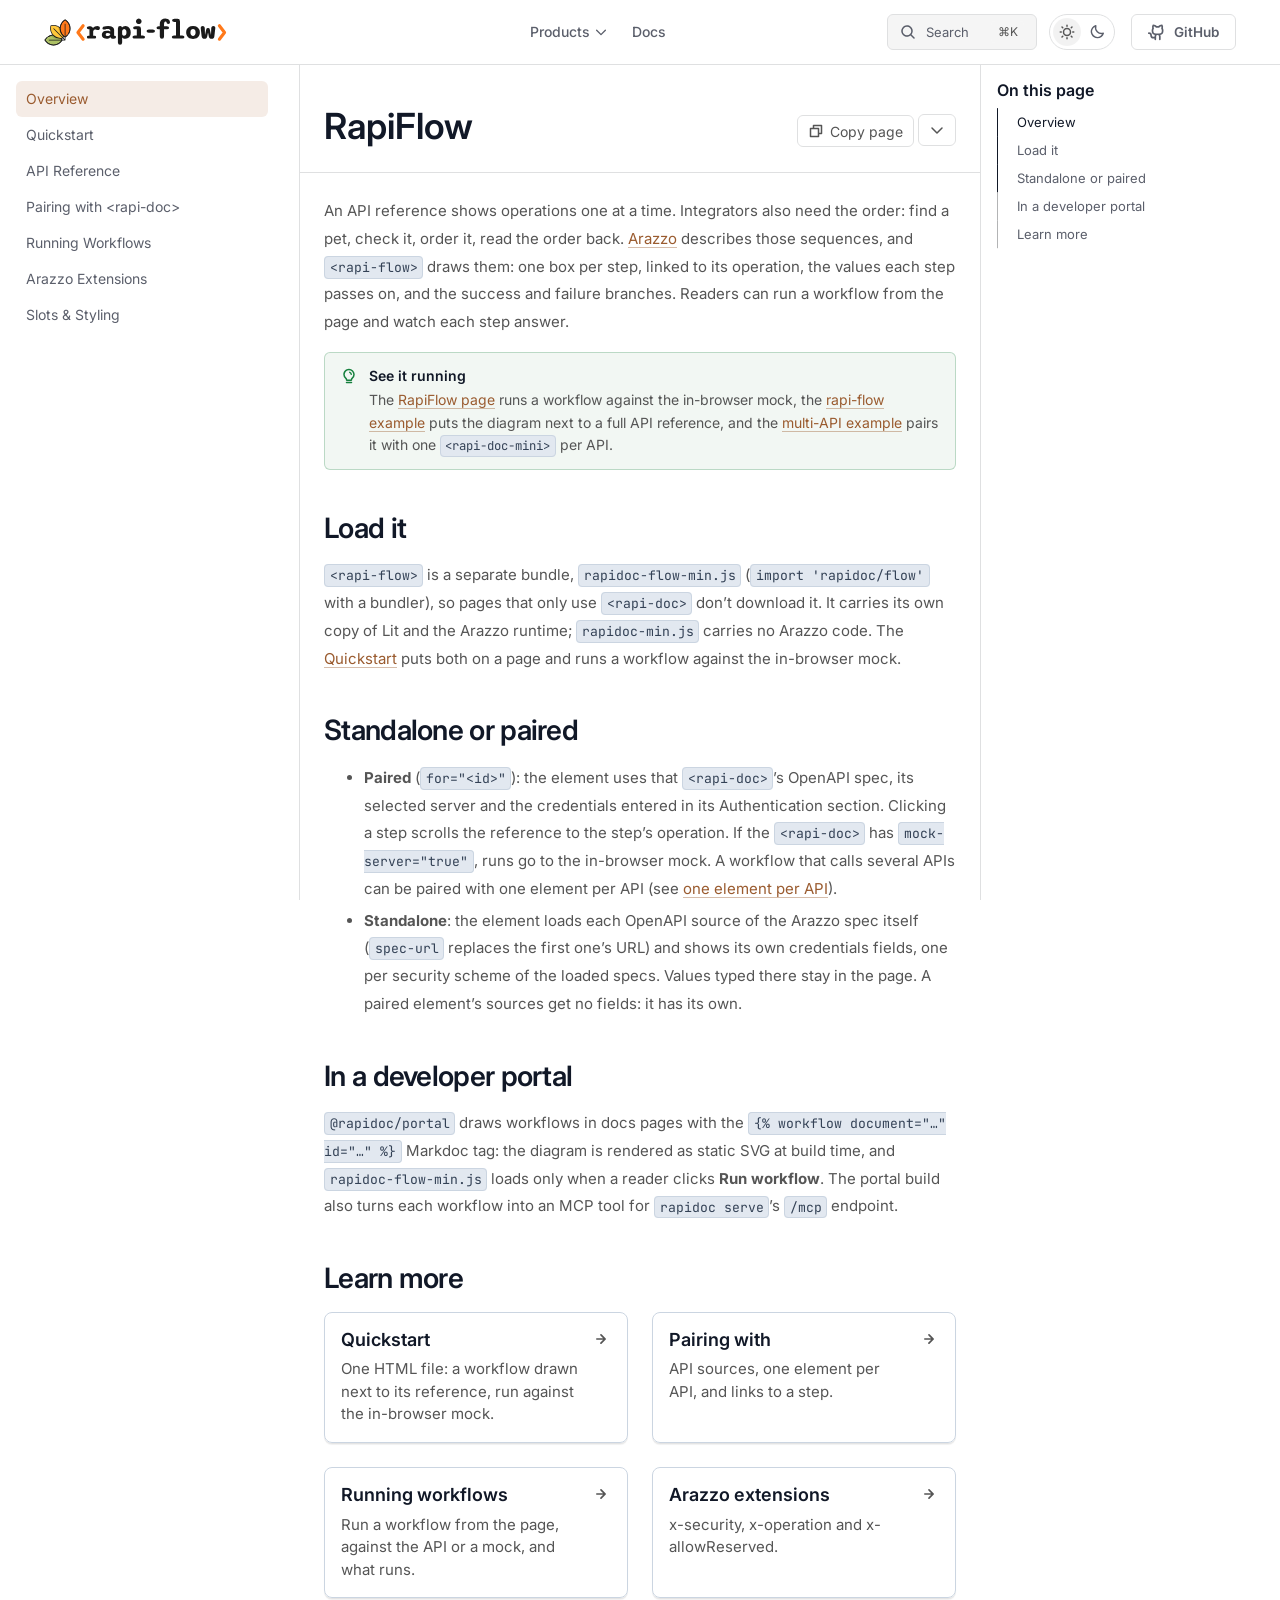
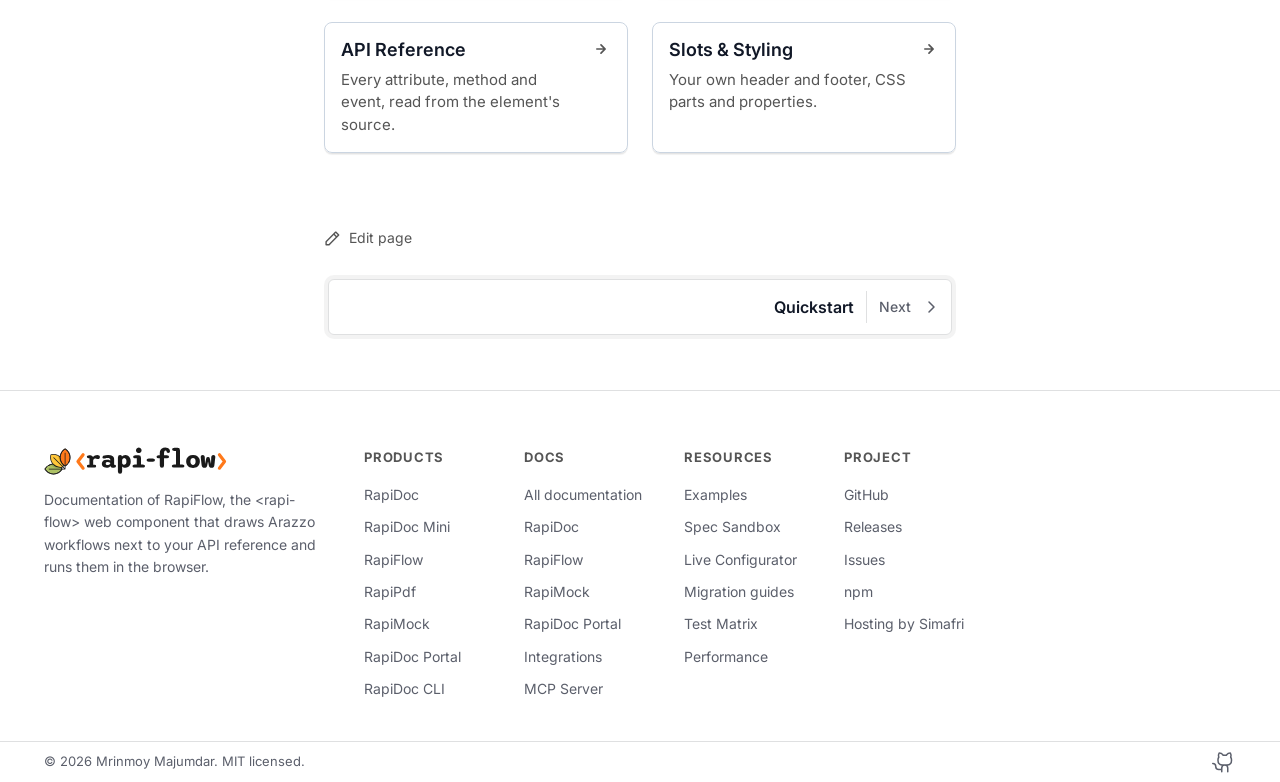
<file: index.html>
<!DOCTYPE html><html lang="en" dir="ltr" data-theme="dark" data-has-toc data-has-sidebar class="astro-i3ca2ene"><head><meta charset="utf-8"/><meta name="viewport" content="width=device-width, initial-scale=1"/><title>RapiFlow</title><link rel="canonical" href="https://flow.rapidocui.com/"/><link rel="sitemap" href="/sitemap-index.xml"/><link rel="preconnect" href="https://fonts.googleapis.com"/><link rel="preconnect" href="https://fonts.gstatic.com" crossorigin/><link rel="stylesheet" href="https://fonts.googleapis.com/css2?family=Inter:wght@400;500;600;700&amp;display=swap"/><link rel="stylesheet" href="https://fonts.googleapis.com/css2?family=JetBrains+Mono:wght@400;500;600;700&amp;display=swap"/><script async src="https://www.googletagmanager.com/gtag/js?id=G-M9TPKERDJ6"></script><script>window.dataLayer = window.dataLayer || [];
function gtag(){dataLayer.push(arguments);}
gtag('js', new Date());
gtag('config', 'G-M9TPKERDJ6', { content_group: 'Flow' });
</script><link rel="shortcut icon" href="/rapidoc-leaves.svg" type="image/svg+xml"/><meta property="og:title" content="RapiFlow"/><meta property="og:type" content="article"/><meta property="og:url" content="https://flow.rapidocui.com/"/><meta property="og:locale" content="en"/><meta property="og:description" content="Draw the workflows of an Arazzo spec as a diagram next to your API reference with <rapi-flow>, and run them in the browser against the API or a mock."/><meta property="og:site_name" content="RapiFlow"/><meta name="twitter:card" content="summary_large_image"/><meta name="description" content="Draw the workflows of an Arazzo spec as a diagram next to your API reference with <rapi-flow>, and run them in the browser against the API or a mock."/><script>(() => {
  let stored = null;
  try { stored = localStorage.getItem('starlight-theme'); } catch {}
  const fallback = "auto" === 'auto' ? (matchMedia('(prefers-color-scheme: light)').matches ? 'light' : 'dark') : "auto";
  const theme = stored === 'light' || stored === 'dark' ? stored : fallback;
  document.documentElement.dataset.theme = theme;
  return { stored, theme };
})();
window.StarlightThemeProvider = { updatePickers() {} };</script><link rel="stylesheet" href="/_rapidoc/assets/print.C9eyqPGL.css" media="print"><link rel="stylesheet" href="/_rapidoc/assets/page-head.84U68Us5.css"><link rel="stylesheet" href="/_rapidoc/assets/index.DZRAUxwG.css"><style>@layer starlight.components{.card-grid:where(.astro-w3q4g72i){grid-template-columns:100%;gap:1rem;display:grid}.card-grid:where(.astro-w3q4g72i)>*{margin-top:0!important}@media (width>=50rem){.card-grid:where(.astro-w3q4g72i){grid-template-columns:1fr 1fr;gap:1.5rem}.stagger:where(.astro-w3q4g72i){--stagger-height:5rem;padding-bottom:var(--stagger-height)}.stagger:where(.astro-w3q4g72i)>:nth-child(2n){transform:translateY(var(--stagger-height))}}.sl-link-card:where(.astro-coybbbgh){border:1px solid var(--sl-color-gray-5);box-shadow:var(--sl-shadow-sm);border-radius:.5rem;grid-template-columns:1fr auto;gap:.5rem;padding:1rem;display:grid;position:relative}a:where(.astro-coybbbgh){line-height:var(--sl-line-height-headings);text-decoration:none}a:where(.astro-coybbbgh):before{content:"";position:absolute;inset:0}.stack:where(.astro-coybbbgh){flex-direction:column;gap:.5rem}.title:where(.astro-coybbbgh){color:var(--sl-color-white);font-weight:600;font-size:var(--sl-text-lg)}.description:where(.astro-coybbbgh){color:var(--sl-color-gray-3);line-height:1.5}.icon:where(.astro-coybbbgh){color:var(--sl-color-gray-3)}.sl-link-card:where(.astro-coybbbgh):hover{background:var(--sl-color-gray-7,var(--sl-color-gray-6));border-color:var(--sl-color-gray-2)}.sl-link-card:where(.astro-coybbbgh):hover .icon:where(.astro-coybbbgh){color:var(--sl-color-white)}}
@layer starlight.components{svg:where(.astro-hxdjxph4){color:var(--sl-icon-color);font-size:var(--sl-icon-size,1em);width:1em;height:1em;overflow:visible}}
.portal-sidebar-tabs,.portal-sidebar-tabs-select{display:none}@media (width>=50rem){.portal-sidebar-tabs{border-bottom:1px solid var(--portal-border);flex-direction:column;gap:.125rem;margin-bottom:1rem;padding-bottom:1rem;display:flex}.portal-sidebar-tabs-select{z-index:20;margin-bottom:1rem;display:block;position:relative}}.portal-sidebar-tab{border-radius:var(--portal-radius);color:var(--portal-muted);align-items:center;gap:.625rem;padding:.375rem .5rem;font-size:.875rem;font-weight:500;line-height:1.4;text-decoration:none;display:flex}.portal-sidebar-tab:hover{color:var(--portal-fg)}.portal-sidebar-tab[aria-current=page]{color:var(--portal-primary-text);background-color:var(--portal-primary-tint)}.portal-sidebar-tab-icon{display:inline-flex}.portal-sidebar-tab-external{opacity:.6;margin-inline-start:auto}.portal-sidebar-tabs-current{border:1px solid var(--portal-border);border-radius:var(--portal-radius);background-color:var(--portal-card-bg,transparent);color:var(--portal-primary-text);cursor:pointer;align-items:center;gap:.625rem;padding:.5rem .625rem;font-size:.875rem;font-weight:500;list-style:none;display:flex}.portal-sidebar-tabs-current::-webkit-details-marker{display:none}.portal-sidebar-tabs-current:hover,.portal-sidebar-tabs-select[open]>.portal-sidebar-tabs-current{border-color:var(--portal-primary)}.portal-sidebar-tabs-current:focus-visible{outline:2px solid var(--portal-primary);outline-offset:2px}.portal-sidebar-tabs-current-label{text-overflow:ellipsis;white-space:nowrap;flex:1;min-width:0;overflow:hidden}.portal-sidebar-tabs-caret{color:var(--portal-muted);flex:none}.portal-sidebar-tabs-select .portal-sidebar-tabs-panel{inset-inline:0;z-index:10;border:1px solid var(--portal-border);border-radius:var(--portal-radius);background-color:var(--portal-card-bg,var(--portal-bg));margin:0;padding:.375rem;position:absolute;top:calc(100% + .25rem);box-shadow:0 12px 32px #00000040}
@layer starlight.components{.sl-steps{--bullet-size:calc(var(--sl-line-height) * 1rem);--bullet-margin:.375rem;counter-reset:steps-counter var(--sl-steps-start,0);padding-inline-start:0;list-style:none}.sl-steps>li{counter-increment:steps-counter;padding-inline-start:calc(var(--bullet-size) + 1rem);min-height:calc(var(--bullet-size) + var(--bullet-margin));padding-bottom:1px;position:relative}.sl-steps>li+li{margin-top:0}.sl-steps>li:before{content:counter(steps-counter);top:0;width:var(--bullet-size);height:var(--bullet-size);line-height:var(--bullet-size);font-size:var(--sl-text-xs);text-align:center;color:var(--sl-color-white);background-color:var(--sl-color-gray-6);box-shadow:inset 0 0 0 1px var(--sl-color-gray-5);border-radius:99rem;font-weight:600;position:absolute;inset-inline-start:0}.sl-steps>li:after{--guide-width:1px;content:"";top:calc(var(--bullet-size) + var(--bullet-margin));bottom:var(--bullet-margin);width:var(--guide-width);background-color:var(--sl-color-hairline-light);position:absolute;inset-inline-start:calc((var(--bullet-size) - var(--guide-width)) / 2)}}@layer starlight.content{.sl-steps>li>:first-child{--lh:calc(1em * var(--sl-line-height));--shift-y:calc(.5 * (var(--bullet-size) - var(--lh)));transform:translateY(var(--shift-y));margin-bottom:var(--shift-y)}.sl-steps>li>:first-child:where(h1,h2,h3,h4,h5,h6){--lh:calc(1em * var(--sl-line-height-headings))}@supports (--prop:1lh){.sl-steps>li>:first-child{--lh:1lh}}}
</style><script type="module" src="/_rapidoc/assets/cNngjUgL.js"></script><style>html{scroll-padding-top:calc(var(--sl-nav-height) + 1rem)}body{-webkit-font-smoothing:antialiased;-moz-osx-font-smoothing:grayscale;margin:0}.portal-layout{flex-direction:column;min-height:100vh;display:flex}.portal-layout-main{flex:1 0 auto;min-width:0}.portal-layout-shell{flex:1 0 auto}.portal-layout-sidebar{inset:var(--sl-nav-height) 0 0 0;width:100%;max-width:none;height:auto;max-height:none;color:inherit;background-color:var(--portal-bg);border:0;margin:0;padding:0;position:fixed;overflow-y:auto}.portal-layout-sidebar:popover-open{flex-direction:column;display:flex}@media (width>=50rem){.portal-layout-shell{grid-template-columns:var(--portal-sidebar-width) minmax(0, 1fr);display:grid}.portal-layout-sidebar{inset:auto;top:var(--sl-nav-height);width:auto;height:calc(100dvh - var(--sl-nav-height));border-inline-end:1px solid var(--portal-border);flex-direction:column;display:flex;position:sticky;overflow:hidden}}
</style></head><body class="astro-i3ca2ene"><a class="sl-skip-link astro-l3mcwfu7" href="#_top">Skip to content</a><div class="page sl-flex astro-bx4ddj32"><header class="portal-header-root" data-portal-region="header" data-has-sidebar><!-- Row 1: brand, search, links and menus, theme switcher --><div class="portal-navbar" data-portal-region="header-inner"><a href="/" class="portal-brand" aria-label="RapiFlow home"><img src="/rapi-flow-lockup-light.svg" alt="RapiFlow" class="portal-brand-img portal-brand-img-light"><img src="/rapi-flow-lockup-dark.svg" alt="RapiFlow" class="portal-brand-img portal-brand-img-dark"></a><nav class="portal-nav-menu portal-nav-menu-start" aria-label="Main"><div class="portal-dropdown-wrapper"><button type="button" class="portal-nav-button portal-dropdown-trigger" aria-expanded="false" aria-controls="portal-menu-0"><span>Products</span><svg xmlns="http://www.w3.org/2000/svg" viewBox="0 0 256 256" width="16" height="16" fill="currentColor" aria-hidden="true" class="portal-chevron"><path d="M216.49,104.49l-80,80a12,12,0,0,1-17,0l-80-80a12,12,0,0,1,17-17L128,159l71.51-71.52a12,12,0,0,1,17,17Z"/></svg></button><div class="portal-megamenu-panel" id="portal-menu-0"><div class="portal-megamenu-groups"><section class="portal-megamenu-group" aria-labelledby="portal-menu-0-group-0"><h2 class="portal-megamenu-group-title" id="portal-menu-0-group-0">Products</h2><ul class="portal-megamenu-group-list"><li><a href="https://rapidocui.com/rapidoc/" class="portal-megamenu-card" target="_blank" rel="noopener noreferrer"><div class="portal-card-icon-box"><svg xmlns="http://www.w3.org/2000/svg" viewBox="0 0 256 256" width="24" height="24" fill="currentColor" aria-hidden="true"><path d="M208,88H152V32Z" opacity="0.2"/><path d="M181.66,146.34a8,8,0,0,1,0,11.32l-24,24a8,8,0,0,1-11.32-11.32L164.69,152l-18.35-18.34a8,8,0,0,1,11.32-11.32Zm-72-24a8,8,0,0,0-11.32,0l-24,24a8,8,0,0,0,0,11.32l24,24a8,8,0,0,0,11.32-11.32L91.31,152l18.35-18.34A8,8,0,0,0,109.66,122.34ZM216,88V216a16,16,0,0,1-16,16H56a16,16,0,0,1-16-16V40A16,16,0,0,1,56,24h96a8,8,0,0,1,5.66,2.34l56,56A8,8,0,0,1,216,88Zm-56-8h28.69L160,51.31Zm40,136V96H152a8,8,0,0,1-8-8V40H56V216H200Z"/></svg></div><div class="portal-card-body"><div class="portal-card-title-row"><span class="portal-card-title">RapiDoc</span><span class="portal-card-badge">&lt;rapi-doc&gt;</span><svg xmlns="http://www.w3.org/2000/svg" viewBox="0 0 256 256" width="16" height="16" fill="currentColor" aria-hidden="true" class="portal-card-external"><path d="M204,64V168a12,12,0,0,1-24,0V93L72.49,200.49a12,12,0,0,1-17-17L163,76H88a12,12,0,0,1,0-24H192A12,12,0,0,1,204,64Z"/></svg></div><p class="portal-card-desc">Interactive API reference from your OpenAPI spec</p></div></a></li><li><a href="https://rapidocui.com/rapidoc-mini/" class="portal-megamenu-card" target="_blank" rel="noopener noreferrer"><div class="portal-card-icon-box"><svg xmlns="http://www.w3.org/2000/svg" viewBox="0 0 256 256" width="24" height="24" fill="currentColor" aria-hidden="true"><path d="M204,168a28,28,0,0,0,12-2.69V208a8,8,0,0,1-8,8H64a8,8,0,0,1-8-8V165.31a28,28,0,1,1,0-50.62V72a8,8,0,0,1,8-8h46.69a28,28,0,1,1,50.61,0H208a8,8,0,0,1,8,8v42.69A28,28,0,1,0,204,168Z" opacity="0.2"/><path d="M220.27,158.54a8,8,0,0,0-7.7-.46,20,20,0,1,1,0-36.16A8,8,0,0,0,224,114.69V72a16,16,0,0,0-16-16H171.78a35.36,35.36,0,0,0,.22-4,36.15,36.15,0,0,0-11.36-26.25,36,36,0,0,0-60.55,23.63,36.56,36.56,0,0,0,.14,6.62H64A16,16,0,0,0,48,72v32.22a35.36,35.36,0,0,0-4-.22,36.12,36.12,0,0,0-26.24,11.36,35.7,35.7,0,0,0-9.69,27,36.08,36.08,0,0,0,33.31,33.6,36.56,36.56,0,0,0,6.62-.14V208a16,16,0,0,0,16,16H208a16,16,0,0,0,16-16V165.31A8,8,0,0,0,220.27,158.54ZM208,208H64V165.31a8,8,0,0,0-11.43-7.23,20,20,0,1,1,0-36.16A8,8,0,0,0,64,114.69V72h46.69a8,8,0,0,0,7.23-11.43,20,20,0,1,1,36.16,0A8,8,0,0,0,161.31,72H208v32.23a35.68,35.68,0,0,0-6.62-.14A36,36,0,0,0,204,176a35.36,35.36,0,0,0,4-.22Z"/></svg></div><div class="portal-card-body"><div class="portal-card-title-row"><span class="portal-card-title">RapiDoc Mini</span><span class="portal-card-badge">&lt;rapi-doc-mini&gt;</span><svg xmlns="http://www.w3.org/2000/svg" viewBox="0 0 256 256" width="16" height="16" fill="currentColor" aria-hidden="true" class="portal-card-external"><path d="M204,64V168a12,12,0,0,1-24,0V93L72.49,200.49a12,12,0,0,1-17-17L163,76H88a12,12,0,0,1,0-24H192A12,12,0,0,1,204,64Z"/></svg></div><p class="portal-card-desc">A few endpoints, with Try, inside a post or guide</p></div></a></li><li><a href="https://rapidocui.com/rapi-flow/" class="portal-megamenu-card" target="_blank" rel="noopener noreferrer"><div class="portal-card-icon-box"><svg xmlns="http://www.w3.org/2000/svg" viewBox="0 0 256 256" width="24" height="24" fill="currentColor" aria-hidden="true"><path d="M224,200a24,24,0,1,1-24-24A24,24,0,0,1,224,200Z" opacity="0.2"/><path d="M200,168a32.06,32.06,0,0,0-31,24H72a32,32,0,0,1,0-64h96a40,40,0,0,0,0-80H72a8,8,0,0,0,0,16h96a24,24,0,0,1,0,48H72a48,48,0,0,0,0,96h97a32,32,0,1,0,31-40Zm0,48a16,16,0,1,1,16-16A16,16,0,0,1,200,216Z"/></svg></div><div class="portal-card-body"><div class="portal-card-title-row"><span class="portal-card-title">RapiFlow</span><span class="portal-card-badge">&lt;rapi-flow&gt;</span><svg xmlns="http://www.w3.org/2000/svg" viewBox="0 0 256 256" width="16" height="16" fill="currentColor" aria-hidden="true" class="portal-card-external"><path d="M204,64V168a12,12,0,0,1-24,0V93L72.49,200.49a12,12,0,0,1-17-17L163,76H88a12,12,0,0,1,0-24H192A12,12,0,0,1,204,64Z"/></svg></div><p class="portal-card-desc">Step through and run Arazzo workflows</p></div></a></li><li><a href="https://rapidocui.com/rapipdf/" class="portal-megamenu-card" target="_blank" rel="noopener noreferrer"><div class="portal-card-icon-box"><svg xmlns="http://www.w3.org/2000/svg" viewBox="0 0 256 256" width="24" height="24" fill="currentColor" aria-hidden="true"><path d="M208,88H152V32Z" opacity="0.2"/><path d="M224,152a8,8,0,0,1-8,8H192v16h16a8,8,0,0,1,0,16H192v16a8,8,0,0,1-16,0V152a8,8,0,0,1,8-8h32A8,8,0,0,1,224,152ZM92,172a28,28,0,0,1-28,28H56v8a8,8,0,0,1-16,0V152a8,8,0,0,1,8-8H64A28,28,0,0,1,92,172Zm-16,0a12,12,0,0,0-12-12H56v24h8A12,12,0,0,0,76,172Zm88,8a36,36,0,0,1-36,36H112a8,8,0,0,1-8-8V152a8,8,0,0,1,8-8h16A36,36,0,0,1,164,180Zm-16,0a20,20,0,0,0-20-20h-8v40h8A20,20,0,0,0,148,180ZM40,112V40A16,16,0,0,1,56,24h96a8,8,0,0,1,5.66,2.34l56,56A8,8,0,0,1,216,88v24a8,8,0,0,1-16,0V96H152a8,8,0,0,1-8-8V40H56v72a8,8,0,0,1-16,0ZM160,80h28.69L160,51.31Z"/></svg></div><div class="portal-card-body"><div class="portal-card-title-row"><span class="portal-card-title">RapiPdf</span><span class="portal-card-badge">&lt;rapi-pdf&gt;</span><svg xmlns="http://www.w3.org/2000/svg" viewBox="0 0 256 256" width="16" height="16" fill="currentColor" aria-hidden="true" class="portal-card-external"><path d="M204,64V168a12,12,0,0,1-24,0V93L72.49,200.49a12,12,0,0,1-17-17L163,76H88a12,12,0,0,1,0-24H192A12,12,0,0,1,204,64Z"/></svg></div><p class="portal-card-desc">Turn an OpenAPI spec into a PDF</p></div></a></li><li><a href="https://rapidocui.com/rapi-mock/" class="portal-megamenu-card" target="_blank" rel="noopener noreferrer"><div class="portal-card-icon-box"><svg xmlns="http://www.w3.org/2000/svg" viewBox="0 0 256 256" width="24" height="24" fill="currentColor" aria-hidden="true"><path d="M216,152v48a8,8,0,0,1-8,8H48a8,8,0,0,1-8-8V152a8,8,0,0,1,8-8H208A8,8,0,0,1,216,152ZM208,48H48a8,8,0,0,0-8,8v48a8,8,0,0,0,8,8H208a8,8,0,0,0,8-8V56A8,8,0,0,0,208,48Z" opacity="0.2"/><path d="M208,136H48a16,16,0,0,0-16,16v48a16,16,0,0,0,16,16H208a16,16,0,0,0,16-16V152A16,16,0,0,0,208,136Zm0,64H48V152H208v48Zm0-160H48A16,16,0,0,0,32,56v48a16,16,0,0,0,16,16H208a16,16,0,0,0,16-16V56A16,16,0,0,0,208,40Zm0,64H48V56H208v48ZM192,80a12,12,0,1,1-12-12A12,12,0,0,1,192,80Zm0,96a12,12,0,1,1-12-12A12,12,0,0,1,192,176Z"/></svg></div><div class="portal-card-body"><div class="portal-card-title-row"><span class="portal-card-title">RapiMock</span><span class="portal-card-badge">rapidoc mock</span><svg xmlns="http://www.w3.org/2000/svg" viewBox="0 0 256 256" width="16" height="16" fill="currentColor" aria-hidden="true" class="portal-card-external"><path d="M204,64V168a12,12,0,0,1-24,0V93L72.49,200.49a12,12,0,0,1-17-17L163,76H88a12,12,0,0,1,0-24H192A12,12,0,0,1,204,64Z"/></svg></div><p class="portal-card-desc">A mock server that validates requests and remembers</p></div></a></li><li><a href="https://rapidocui.com/portal/" class="portal-megamenu-card" target="_blank" rel="noopener noreferrer"><div class="portal-card-icon-box"><svg xmlns="http://www.w3.org/2000/svg" viewBox="0 0 256 256" width="24" height="24" fill="currentColor" aria-hidden="true"><path d="M104,104V208H40a8,8,0,0,1-8-8V104Z" opacity="0.2"/><path d="M216,40H40A16,16,0,0,0,24,56V200a16,16,0,0,0,16,16H216a16,16,0,0,0,16-16V56A16,16,0,0,0,216,40Zm0,16V96H40V56ZM40,112H96v88H40Zm176,88H112V112H216v88Z"/></svg></div><div class="portal-card-body"><div class="portal-card-title-row"><span class="portal-card-title">RapiDoc Portal</span><svg xmlns="http://www.w3.org/2000/svg" viewBox="0 0 256 256" width="16" height="16" fill="currentColor" aria-hidden="true" class="portal-card-external"><path d="M204,64V168a12,12,0,0,1-24,0V93L72.49,200.49a12,12,0,0,1-17-17L163,76H88a12,12,0,0,1,0-24H192A12,12,0,0,1,204,64Z"/></svg></div><p class="portal-card-desc">API references and guides as one site, with search and SSO</p></div></a></li></ul></section><section class="portal-megamenu-group" aria-labelledby="portal-menu-0-group-1"><h2 class="portal-megamenu-group-title" id="portal-menu-0-group-1">Tools</h2><ul class="portal-megamenu-group-list"><li><a href="https://rapidocui.com/cli/" class="portal-megamenu-card" target="_blank" rel="noopener noreferrer"><div class="portal-card-icon-box"><svg xmlns="http://www.w3.org/2000/svg" viewBox="0 0 256 256" width="24" height="24" fill="currentColor" aria-hidden="true"><path d="M216,80V192H40V64H200A16,16,0,0,1,216,80Z" opacity="0.2"/><path d="M117.31,134l-72,64a8,8,0,1,1-10.63-12L100,128,34.69,70A8,8,0,1,1,45.32,58l72,64a8,8,0,0,1,0,12ZM216,184H120a8,8,0,0,0,0,16h96a8,8,0,0,0,0-16Z"/></svg></div><div class="portal-card-body"><div class="portal-card-title-row"><span class="portal-card-title">RapiDoc CLI</span><span class="portal-card-badge">rapidoc</span><svg xmlns="http://www.w3.org/2000/svg" viewBox="0 0 256 256" width="16" height="16" fill="currentColor" aria-hidden="true" class="portal-card-external"><path d="M204,64V168a12,12,0,0,1-24,0V93L72.49,200.49a12,12,0,0,1-17-17L163,76H88a12,12,0,0,1,0-24H192A12,12,0,0,1,204,64Z"/></svg></div><p class="portal-card-desc">Preview, validate, lint, bundle and export OpenAPI specs</p></div></a></li><li><a href="https://rapidocui.com/docs/mcp/" class="portal-megamenu-card" target="_blank" rel="noopener noreferrer"><div class="portal-card-icon-box"><svg xmlns="http://www.w3.org/2000/svg" viewBox="0 0 256 256" width="24" height="24" fill="currentColor" aria-hidden="true"><path d="M200,56H56A24,24,0,0,0,32,80V192a24,24,0,0,0,24,24H200a24,24,0,0,0,24-24V80A24,24,0,0,0,200,56ZM164,184H92a20,20,0,0,1,0-40h72a20,20,0,0,1,0,40Z" opacity="0.2"/><path d="M200,48H136V16a8,8,0,0,0-16,0V48H56A32,32,0,0,0,24,80V192a32,32,0,0,0,32,32H200a32,32,0,0,0,32-32V80A32,32,0,0,0,200,48Zm16,144a16,16,0,0,1-16,16H56a16,16,0,0,1-16-16V80A16,16,0,0,1,56,64H200a16,16,0,0,1,16,16ZM72,108a12,12,0,1,1,12,12A12,12,0,0,1,72,108Zm88,0a12,12,0,1,1,12,12A12,12,0,0,1,160,108Zm4,28H92a28,28,0,0,0,0,56h72a28,28,0,0,0,0-56Zm-24,16v24H116V152ZM80,164a12,12,0,0,1,12-12h8v24H92A12,12,0,0,1,80,164Zm84,12h-8V152h8a12,12,0,0,1,0,24Z"/></svg></div><div class="portal-card-body"><div class="portal-card-title-row"><span class="portal-card-title">MCP Server</span><svg xmlns="http://www.w3.org/2000/svg" viewBox="0 0 256 256" width="16" height="16" fill="currentColor" aria-hidden="true" class="portal-card-external"><path d="M204,64V168a12,12,0,0,1-24,0V93L72.49,200.49a12,12,0,0,1-17-17L163,76H88a12,12,0,0,1,0-24H192A12,12,0,0,1,204,64Z"/></svg></div><p class="portal-card-desc">Turn your API into tools for AI agents</p></div></a></li><li><a href="https://rapidocui.com/docs/prerender/" class="portal-megamenu-card" target="_blank" rel="noopener noreferrer"><div class="portal-card-icon-box"><svg xmlns="http://www.w3.org/2000/svg" viewBox="0 0 256 256" width="24" height="24" fill="currentColor" aria-hidden="true"><path d="M96,240l16-80L48,136,160,16,144,96l64,24Z" opacity="0.2"/><path d="M215.79,118.17a8,8,0,0,0-5-5.66L153.18,90.9l14.66-73.33a8,8,0,0,0-13.69-7l-112,120a8,8,0,0,0,3,13l57.63,21.61L88.16,238.43a8,8,0,0,0,13.69,7l112-120A8,8,0,0,0,215.79,118.17ZM109.37,214l10.47-52.38a8,8,0,0,0-5-9.06L62,132.71l84.62-90.66L136.16,94.43a8,8,0,0,0,5,9.06l52.8,19.8Z"/></svg></div><div class="portal-card-body"><div class="portal-card-title-row"><span class="portal-card-title">Pre-rendering</span><svg xmlns="http://www.w3.org/2000/svg" viewBox="0 0 256 256" width="16" height="16" fill="currentColor" aria-hidden="true" class="portal-card-external"><path d="M204,64V168a12,12,0,0,1-24,0V93L72.49,200.49a12,12,0,0,1-17-17L163,76H88a12,12,0,0,1,0-24H192A12,12,0,0,1,204,64Z"/></svg></div><p class="portal-card-desc">Server-rendered HTML for search engines and a fast first paint</p></div></a></li></ul></section><section class="portal-megamenu-group" aria-labelledby="portal-menu-0-group-2"><h2 class="portal-megamenu-group-title" id="portal-menu-0-group-2">Integrations</h2><ul class="portal-megamenu-group-list"><li><a href="https://rapidocui.com/integrations/" class="portal-megamenu-card portal-megamenu-card-compact" target="_blank" rel="noopener noreferrer"><div class="portal-card-body"><div class="portal-card-title-row"><span class="portal-card-title">All integrations</span><svg xmlns="http://www.w3.org/2000/svg" viewBox="0 0 256 256" width="16" height="16" fill="currentColor" aria-hidden="true" class="portal-card-external"><path d="M204,64V168a12,12,0,0,1-24,0V93L72.49,200.49a12,12,0,0,1-17-17L163,76H88a12,12,0,0,1,0-24H192A12,12,0,0,1,204,64Z"/></svg></div></div></a></li><li><a href="https://rapidocui.com/docs/integrations/front-end/" class="portal-megamenu-card portal-megamenu-card-compact" target="_blank" rel="noopener noreferrer"><div class="portal-card-body"><div class="portal-card-title-row"><span class="portal-card-title">React, Vue, Angular, Svelte</span><svg xmlns="http://www.w3.org/2000/svg" viewBox="0 0 256 256" width="16" height="16" fill="currentColor" aria-hidden="true" class="portal-card-external"><path d="M204,64V168a12,12,0,0,1-24,0V93L72.49,200.49a12,12,0,0,1-17-17L163,76H88a12,12,0,0,1,0-24H192A12,12,0,0,1,204,64Z"/></svg></div></div></a></li><li><a href="https://rapidocui.com/docs/integrations/node/" class="portal-megamenu-card portal-megamenu-card-compact" target="_blank" rel="noopener noreferrer"><div class="portal-card-body"><div class="portal-card-title-row"><span class="portal-card-title">Hono, Express, Fastify</span><svg xmlns="http://www.w3.org/2000/svg" viewBox="0 0 256 256" width="16" height="16" fill="currentColor" aria-hidden="true" class="portal-card-external"><path d="M204,64V168a12,12,0,0,1-24,0V93L72.49,200.49a12,12,0,0,1-17-17L163,76H88a12,12,0,0,1,0-24H192A12,12,0,0,1,204,64Z"/></svg></div></div></a></li><li><a href="https://rapidocui.com/docs/integrations/docs-sites/" class="portal-megamenu-card portal-megamenu-card-compact" target="_blank" rel="noopener noreferrer"><div class="portal-card-body"><div class="portal-card-title-row"><span class="portal-card-title">Starlight, VitePress, Docusaurus</span><svg xmlns="http://www.w3.org/2000/svg" viewBox="0 0 256 256" width="16" height="16" fill="currentColor" aria-hidden="true" class="portal-card-external"><path d="M204,64V168a12,12,0,0,1-24,0V93L72.49,200.49a12,12,0,0,1-17-17L163,76H88a12,12,0,0,1,0-24H192A12,12,0,0,1,204,64Z"/></svg></div></div></a></li><li><a href="https://rapidocui.com/docs/integrations/python/" class="portal-megamenu-card portal-megamenu-card-compact" target="_blank" rel="noopener noreferrer"><div class="portal-card-body"><div class="portal-card-title-row"><span class="portal-card-title">Python (FastAPI, Starlette)</span><svg xmlns="http://www.w3.org/2000/svg" viewBox="0 0 256 256" width="16" height="16" fill="currentColor" aria-hidden="true" class="portal-card-external"><path d="M204,64V168a12,12,0,0,1-24,0V93L72.49,200.49a12,12,0,0,1-17-17L163,76H88a12,12,0,0,1,0-24H192A12,12,0,0,1,204,64Z"/></svg></div></div></a></li><li><a href="https://rapidocui.com/docs/integrations/dotnet/" class="portal-megamenu-card portal-megamenu-card-compact" target="_blank" rel="noopener noreferrer"><div class="portal-card-body"><div class="portal-card-title-row"><span class="portal-card-title">.NET (ASP.NET Core)</span><svg xmlns="http://www.w3.org/2000/svg" viewBox="0 0 256 256" width="16" height="16" fill="currentColor" aria-hidden="true" class="portal-card-external"><path d="M204,64V168a12,12,0,0,1-24,0V93L72.49,200.49a12,12,0,0,1-17-17L163,76H88a12,12,0,0,1,0-24H192A12,12,0,0,1,204,64Z"/></svg></div></div></a></li><li><a href="https://rapidocui.com/docs/integrations/go/" class="portal-megamenu-card portal-megamenu-card-compact" target="_blank" rel="noopener noreferrer"><div class="portal-card-body"><div class="portal-card-title-row"><span class="portal-card-title">Go (net/http)</span><svg xmlns="http://www.w3.org/2000/svg" viewBox="0 0 256 256" width="16" height="16" fill="currentColor" aria-hidden="true" class="portal-card-external"><path d="M204,64V168a12,12,0,0,1-24,0V93L72.49,200.49a12,12,0,0,1-17-17L163,76H88a12,12,0,0,1,0-24H192A12,12,0,0,1,204,64Z"/></svg></div></div></a></li><li><a href="https://rapidocui.com/docs/integrations/build-your-own/" class="portal-megamenu-card portal-megamenu-card-compact" target="_blank" rel="noopener noreferrer"><div class="portal-card-body"><div class="portal-card-title-row"><span class="portal-card-title">Build an integration</span><svg xmlns="http://www.w3.org/2000/svg" viewBox="0 0 256 256" width="16" height="16" fill="currentColor" aria-hidden="true" class="portal-card-external"><path d="M204,64V168a12,12,0,0,1-24,0V93L72.49,200.49a12,12,0,0,1-17-17L163,76H88a12,12,0,0,1,0-24H192A12,12,0,0,1,204,64Z"/></svg></div></div></a></li></ul></section></div><div class="portal-megamenu-footer"><a href="https://rapidocui.com/docs/#which-package-do-i-need" class="portal-megamenu-footer-link"><span>Which package do I need?</span><svg xmlns="http://www.w3.org/2000/svg" viewBox="0 0 256 256" width="16" height="16" fill="currentColor" aria-hidden="true"><path d="M224.49,136.49l-72,72a12,12,0,0,1-17-17L187,140H40a12,12,0,0,1,0-24H187L135.51,64.48a12,12,0,0,1,17-17l72,72A12,12,0,0,1,224.49,136.49Z"/></svg></a></div></div></div><a href="https://rapidocui.com/docs/" class="portal-nav-link" target="_blank" rel="noopener noreferrer">Docs</a></nav><button type="button" class="portal-search-trigger" id="portal-search-btn" aria-label="Search ⌘K" aria-keyshortcuts="Meta+K Control+K /"><svg xmlns="http://www.w3.org/2000/svg" viewBox="0 0 256 256" width="16" height="16" fill="currentColor" aria-hidden="true" class="portal-search-icon"><path d="M232.49,215.51,185,168a92.12,92.12,0,1,0-17,17l47.53,47.54a12,12,0,0,0,17-17ZM44,112a68,68,0,1,1,68,68A68.07,68.07,0,0,1,44,112Z"/></svg><span class="portal-search-text">Search</span><kbd class="portal-search-kbd">⌘K</kbd></button><div class="portal-nav-end"><nav class="portal-nav-menu portal-nav-menu-end" aria-label="More"><a href="https://github.com/rapi-doc/RapiDoc" class="portal-nav-link portal-nav-button" target="_blank" rel="noopener noreferrer"><svg xmlns="http://www.w3.org/2000/svg" viewBox="0 0 256 256" width="16" height="16" fill="currentColor" aria-hidden="true" class="portal-nav-link-icon"><path d="M212.62,75.17A63.7,63.7,0,0,0,206.39,26,12,12,0,0,0,196,20a63.71,63.71,0,0,0-50,24H126A63.71,63.71,0,0,0,76,20a12,12,0,0,0-10.39,6,63.7,63.7,0,0,0-6.23,49.17A61.5,61.5,0,0,0,52,104v8a60.1,60.1,0,0,0,45.76,58.28A43.66,43.66,0,0,0,92,192v4H76a20,20,0,0,1-20-20,44.05,44.05,0,0,0-44-44,12,12,0,0,0,0,24,20,20,0,0,1,20,20,44.05,44.05,0,0,0,44,44H92v12a12,12,0,0,0,24,0V192a20,20,0,0,1,40,0v40a12,12,0,0,0,24,0V192a43.66,43.66,0,0,0-5.76-21.72A60.1,60.1,0,0,0,220,112v-8A61.5,61.5,0,0,0,212.62,75.17ZM196,112a36,36,0,0,1-36,36H112a36,36,0,0,1-36-36v-8a37.87,37.87,0,0,1,6.13-20.12,11.65,11.65,0,0,0,1.58-11.49,39.9,39.9,0,0,1-.4-27.72,39.87,39.87,0,0,1,26.41,17.8A12,12,0,0,0,119.82,68h32.35a12,12,0,0,0,10.11-5.53,39.84,39.84,0,0,1,26.41-17.8,39.9,39.9,0,0,1-.4,27.72,12,12,0,0,0,1.61,11.53A37.85,37.85,0,0,1,196,104Z"/></svg>GitHub</a></nav><button type="button" class="portal-theme-btn" id="portal-theme-toggle" aria-label="Dark mode" aria-pressed="false"><span class="portal-theme-option portal-theme-light" aria-hidden="true"><svg xmlns="http://www.w3.org/2000/svg" viewBox="0 0 256 256" width="16" height="16" fill="currentColor" aria-hidden="true"><path d="M116,36V20a12,12,0,0,1,24,0V36a12,12,0,0,1-24,0Zm80,92a68,68,0,1,1-68-68A68.07,68.07,0,0,1,196,128Zm-24,0a44,44,0,1,0-44,44A44.05,44.05,0,0,0,172,128ZM51.51,68.49a12,12,0,1,0,17-17l-12-12a12,12,0,0,0-17,17Zm0,119-12,12a12,12,0,0,0,17,17l12-12a12,12,0,1,0-17-17ZM196,72a12,12,0,0,0,8.49-3.51l12-12a12,12,0,0,0-17-17l-12,12A12,12,0,0,0,196,72Zm8.49,115.51a12,12,0,0,0-17,17l12,12a12,12,0,0,0,17-17ZM48,128a12,12,0,0,0-12-12H20a12,12,0,0,0,0,24H36A12,12,0,0,0,48,128Zm80,80a12,12,0,0,0-12,12v16a12,12,0,0,0,24,0V220A12,12,0,0,0,128,208Zm108-92H220a12,12,0,0,0,0,24h16a12,12,0,0,0,0-24Z"/></svg></span><span class="portal-theme-option portal-theme-dark" aria-hidden="true"><svg xmlns="http://www.w3.org/2000/svg" viewBox="0 0 256 256" width="16" height="16" fill="currentColor" aria-hidden="true"><path d="M236.37,139.4a12,12,0,0,0-12-3A84.07,84.07,0,0,1,119.6,31.59a12,12,0,0,0-15-15A108.86,108.86,0,0,0,49.69,55.07,108,108,0,0,0,136,228a107.09,107.09,0,0,0,64.93-21.69,108.86,108.86,0,0,0,38.44-54.94A12,12,0,0,0,236.37,139.4Zm-49.88,47.74A84,84,0,0,1,68.86,69.51,84.93,84.93,0,0,1,92.27,48.29Q92,52.13,92,56A108.12,108.12,0,0,0,200,164q3.87,0,7.71-.27A84.79,84.79,0,0,1,186.49,187.14Z"/></svg></span></button><button type="button" class="portal-mobile-toggle" id="portal-mobile-menu-btn" aria-label="Menu" aria-expanded="false" aria-controls="portal-mobile-drawer"><svg xmlns="http://www.w3.org/2000/svg" viewBox="0 0 256 256" width="24" height="24" fill="currentColor" aria-hidden="true"><path d="M224,128a8,8,0,0,1-8,8H40a8,8,0,0,1,0-16H216A8,8,0,0,1,224,128ZM40,72H216a8,8,0,0,0,0-16H40a8,8,0,0,0,0,16ZM216,184H40a8,8,0,0,0,0,16H216a8,8,0,0,0,0-16Z"/></svg></button><button type="button" class="portal-mobile-toggle portal-sidebar-toggle" popovertarget="starlight__sidebar" aria-label="Menu"><svg xmlns="http://www.w3.org/2000/svg" viewBox="0 0 256 256" width="24" height="24" fill="currentColor" aria-hidden="true"><path d="M224,128a8,8,0,0,1-8,8H40a8,8,0,0,1,0-16H216A8,8,0,0,1,224,128ZM40,72H216a8,8,0,0,0,0-16H40a8,8,0,0,0,0,16ZM216,184H40a8,8,0,0,0,0,16H216a8,8,0,0,0,0-16Z"/></svg></button></div></div><!-- Row 2: section tabs --><!-- Mobile Drawer --><div class="portal-mobile-drawer" id="portal-mobile-drawer" hidden><div class="portal-mobile-nav"><nav class="portal-mobile-tabs" aria-label="Sections"><a href="/" class="portal-mobile-tab"><svg xmlns="http://www.w3.org/2000/svg" viewBox="0 0 256 256" width="16" height="16" fill="currentColor" aria-hidden="true"><path d="M208,24H72A32,32,0,0,0,40,56V224a8,8,0,0,0,8,8H192a8,8,0,0,0,0-16H56a16,16,0,0,1,16-16H208a8,8,0,0,0,8-8V32A8,8,0,0,0,208,24Zm-8,160H72a31.82,31.82,0,0,0-16,4.29V56A16,16,0,0,1,72,40H200Z"/></svg><span>Documentation</span></a></nav><div class="portal-mobile-links-group"><div class="portal-mobile-section"><div class="portal-mobile-section-title">Products</div><div class="portal-mobile-links"><a href="https://rapidocui.com/rapidoc/" class="portal-mobile-item" target="_blank" rel="noopener noreferrer"><svg xmlns="http://www.w3.org/2000/svg" viewBox="0 0 256 256" width="16" height="16" fill="currentColor" aria-hidden="true" class="portal-mobile-icon"><path d="M181.66,146.34a8,8,0,0,1,0,11.32l-24,24a8,8,0,0,1-11.32-11.32L164.69,152l-18.35-18.34a8,8,0,0,1,11.32-11.32Zm-72-24a8,8,0,0,0-11.32,0l-24,24a8,8,0,0,0,0,11.32l24,24a8,8,0,0,0,11.32-11.32L91.31,152l18.35-18.34A8,8,0,0,0,109.66,122.34ZM216,88V216a16,16,0,0,1-16,16H56a16,16,0,0,1-16-16V40A16,16,0,0,1,56,24h96a8,8,0,0,1,5.66,2.34l56,56A8,8,0,0,1,216,88Zm-56-8h28.69L160,51.31Zm40,136V96H152a8,8,0,0,1-8-8V40H56V216H200Z"/></svg><span>RapiDoc</span></a><a href="https://rapidocui.com/rapidoc-mini/" class="portal-mobile-item" target="_blank" rel="noopener noreferrer"><svg xmlns="http://www.w3.org/2000/svg" viewBox="0 0 256 256" width="16" height="16" fill="currentColor" aria-hidden="true" class="portal-mobile-icon"><path d="M220.27,158.54a8,8,0,0,0-7.7-.46,20,20,0,1,1,0-36.16A8,8,0,0,0,224,114.69V72a16,16,0,0,0-16-16H171.78a35.36,35.36,0,0,0,.22-4,36.11,36.11,0,0,0-11.36-26.24,36,36,0,0,0-60.55,23.62,36.56,36.56,0,0,0,.14,6.62H64A16,16,0,0,0,48,72v32.22a35.36,35.36,0,0,0-4-.22,36.12,36.12,0,0,0-26.24,11.36,35.7,35.7,0,0,0-9.69,27,36.08,36.08,0,0,0,33.31,33.6,35.68,35.68,0,0,0,6.62-.14V208a16,16,0,0,0,16,16H208a16,16,0,0,0,16-16V165.31A8,8,0,0,0,220.27,158.54ZM208,208H64V165.31a8,8,0,0,0-11.43-7.23,20,20,0,1,1,0-36.16A8,8,0,0,0,64,114.69V72h46.69a8,8,0,0,0,7.23-11.43,20,20,0,1,1,36.16,0A8,8,0,0,0,161.31,72H208v32.23a35.68,35.68,0,0,0-6.62-.14A36,36,0,0,0,204,176a35.36,35.36,0,0,0,4-.22Z"/></svg><span>RapiDoc Mini</span></a><a href="https://rapidocui.com/rapi-flow/" class="portal-mobile-item" target="_blank" rel="noopener noreferrer"><svg xmlns="http://www.w3.org/2000/svg" viewBox="0 0 256 256" width="16" height="16" fill="currentColor" aria-hidden="true" class="portal-mobile-icon"><path d="M200,168a32.06,32.06,0,0,0-31,24H72a32,32,0,0,1,0-64h96a40,40,0,0,0,0-80H72a8,8,0,0,0,0,16h96a24,24,0,0,1,0,48H72a48,48,0,0,0,0,96h97a32,32,0,1,0,31-40Zm0,48a16,16,0,1,1,16-16A16,16,0,0,1,200,216Z"/></svg><span>RapiFlow</span></a><a href="https://rapidocui.com/rapipdf/" class="portal-mobile-item" target="_blank" rel="noopener noreferrer"><svg xmlns="http://www.w3.org/2000/svg" viewBox="0 0 256 256" width="16" height="16" fill="currentColor" aria-hidden="true" class="portal-mobile-icon"><path d="M224,152a8,8,0,0,1-8,8H192v16h16a8,8,0,0,1,0,16H192v16a8,8,0,0,1-16,0V152a8,8,0,0,1,8-8h32A8,8,0,0,1,224,152ZM92,172a28,28,0,0,1-28,28H56v8a8,8,0,0,1-16,0V152a8,8,0,0,1,8-8H64A28,28,0,0,1,92,172Zm-16,0a12,12,0,0,0-12-12H56v24h8A12,12,0,0,0,76,172Zm88,8a36,36,0,0,1-36,36H112a8,8,0,0,1-8-8V152a8,8,0,0,1,8-8h16A36,36,0,0,1,164,180Zm-16,0a20,20,0,0,0-20-20h-8v40h8A20,20,0,0,0,148,180ZM40,112V40A16,16,0,0,1,56,24h96a8,8,0,0,1,5.66,2.34l56,56A8,8,0,0,1,216,88v24a8,8,0,0,1-16,0V96H152a8,8,0,0,1-8-8V40H56v72a8,8,0,0,1-16,0ZM160,80h28.69L160,51.31Z"/></svg><span>RapiPdf</span></a><a href="https://rapidocui.com/rapi-mock/" class="portal-mobile-item" target="_blank" rel="noopener noreferrer"><svg xmlns="http://www.w3.org/2000/svg" viewBox="0 0 256 256" width="16" height="16" fill="currentColor" aria-hidden="true" class="portal-mobile-icon"><path d="M208,136H48a16,16,0,0,0-16,16v48a16,16,0,0,0,16,16H208a16,16,0,0,0,16-16V152A16,16,0,0,0,208,136Zm0,64H48V152H208v48Zm0-160H48A16,16,0,0,0,32,56v48a16,16,0,0,0,16,16H208a16,16,0,0,0,16-16V56A16,16,0,0,0,208,40Zm0,64H48V56H208v48ZM192,80a12,12,0,1,1-12-12A12,12,0,0,1,192,80Zm0,96a12,12,0,1,1-12-12A12,12,0,0,1,192,176Z"/></svg><span>RapiMock</span></a><a href="https://rapidocui.com/portal/" class="portal-mobile-item" target="_blank" rel="noopener noreferrer"><svg xmlns="http://www.w3.org/2000/svg" viewBox="0 0 256 256" width="16" height="16" fill="currentColor" aria-hidden="true" class="portal-mobile-icon"><path d="M216,40H40A16,16,0,0,0,24,56V200a16,16,0,0,0,16,16H216a16,16,0,0,0,16-16V56A16,16,0,0,0,216,40Zm0,16V96H40V56ZM40,112H96v88H40Zm176,88H112V112H216v88Z"/></svg><span>RapiDoc Portal</span></a><a href="https://rapidocui.com/cli/" class="portal-mobile-item" target="_blank" rel="noopener noreferrer"><svg xmlns="http://www.w3.org/2000/svg" viewBox="0 0 256 256" width="16" height="16" fill="currentColor" aria-hidden="true" class="portal-mobile-icon"><path d="M117.31,134l-72,64a8,8,0,1,1-10.63-12L100,128,34.69,70A8,8,0,1,1,45.32,58l72,64a8,8,0,0,1,0,12ZM216,184H120a8,8,0,0,0,0,16h96a8,8,0,0,0,0-16Z"/></svg><span>RapiDoc CLI</span></a><a href="https://rapidocui.com/docs/mcp/" class="portal-mobile-item" target="_blank" rel="noopener noreferrer"><svg xmlns="http://www.w3.org/2000/svg" viewBox="0 0 256 256" width="16" height="16" fill="currentColor" aria-hidden="true" class="portal-mobile-icon"><path d="M200,48H136V16a8,8,0,0,0-16,0V48H56A32,32,0,0,0,24,80V192a32,32,0,0,0,32,32H200a32,32,0,0,0,32-32V80A32,32,0,0,0,200,48Zm16,144a16,16,0,0,1-16,16H56a16,16,0,0,1-16-16V80A16,16,0,0,1,56,64H200a16,16,0,0,1,16,16Zm-52-56H92a28,28,0,0,0,0,56h72a28,28,0,0,0,0-56Zm-24,16v24H116V152ZM80,164a12,12,0,0,1,12-12h8v24H92A12,12,0,0,1,80,164Zm84,12h-8V152h8a12,12,0,0,1,0,24ZM72,108a12,12,0,1,1,12,12A12,12,0,0,1,72,108Zm88,0a12,12,0,1,1,12,12A12,12,0,0,1,160,108Z"/></svg><span>MCP Server</span></a><a href="https://rapidocui.com/docs/prerender/" class="portal-mobile-item" target="_blank" rel="noopener noreferrer"><svg xmlns="http://www.w3.org/2000/svg" viewBox="0 0 256 256" width="16" height="16" fill="currentColor" aria-hidden="true" class="portal-mobile-icon"><path d="M215.79,118.17a8,8,0,0,0-5-5.66L153.18,90.9l14.66-73.33a8,8,0,0,0-13.69-7l-112,120a8,8,0,0,0,3,13l57.63,21.61L88.16,238.43a8,8,0,0,0,13.69,7l112-120A8,8,0,0,0,215.79,118.17ZM109.37,214l10.47-52.38a8,8,0,0,0-5-9.06L62,132.71l84.62-90.66L136.16,94.43a8,8,0,0,0,5,9.06l52.8,19.8Z"/></svg><span>Pre-rendering</span></a><a href="https://rapidocui.com/integrations/" class="portal-mobile-item" target="_blank" rel="noopener noreferrer"><span>All integrations</span></a><a href="https://rapidocui.com/docs/integrations/front-end/" class="portal-mobile-item" target="_blank" rel="noopener noreferrer"><span>React, Vue, Angular, Svelte</span></a><a href="https://rapidocui.com/docs/integrations/node/" class="portal-mobile-item" target="_blank" rel="noopener noreferrer"><span>Hono, Express, Fastify</span></a><a href="https://rapidocui.com/docs/integrations/docs-sites/" class="portal-mobile-item" target="_blank" rel="noopener noreferrer"><span>Starlight, VitePress, Docusaurus</span></a><a href="https://rapidocui.com/docs/integrations/python/" class="portal-mobile-item" target="_blank" rel="noopener noreferrer"><span>Python (FastAPI, Starlette)</span></a><a href="https://rapidocui.com/docs/integrations/dotnet/" class="portal-mobile-item" target="_blank" rel="noopener noreferrer"><span>.NET (ASP.NET Core)</span></a><a href="https://rapidocui.com/docs/integrations/go/" class="portal-mobile-item" target="_blank" rel="noopener noreferrer"><span>Go (net/http)</span></a><a href="https://rapidocui.com/docs/integrations/build-your-own/" class="portal-mobile-item" target="_blank" rel="noopener noreferrer"><span>Build an integration</span></a></div></div><a href="https://rapidocui.com/docs/" class="portal-mobile-direct-link" target="_blank" rel="noopener noreferrer">Docs</a><a href="https://github.com/rapi-doc/RapiDoc" class="portal-mobile-direct-link portal-mobile-button" target="_blank" rel="noopener noreferrer">GitHub</a></div></div></div></header><!-- Full-Text Search Modal (⌘K / Ctrl+K) --><div id="portal-search-modal" data-base="/" class="portal-search-modal-backdrop hidden" role="dialog" aria-modal="true" aria-label="Search Documentation"><div class="portal-search-modal-dialog"><div class="portal-search-modal-header"><span class="portal-search-modal-icon"><svg xmlns="http://www.w3.org/2000/svg" viewBox="0 0 256 256" width="24" height="24" fill="currentColor" aria-hidden="true"><path d="M229.66,218.34l-50.07-50.06a88.11,88.11,0,1,0-11.31,11.31l50.06,50.07a8,8,0,0,0,11.32-11.32ZM40,112a72,72,0,1,1,72,72A72.08,72.08,0,0,1,40,112Z"/></svg></span><input type="search" class="portal-search-modal-input" placeholder="Search documentation, guides, and APIs..." aria-label="Search" autocomplete="off" spellcheck="false"><button class="portal-search-modal-close" aria-label="Close search"><svg xmlns="http://www.w3.org/2000/svg" viewBox="0 0 256 256" width="16" height="16" fill="currentColor" aria-hidden="true"><path d="M208.49,191.51a12,12,0,0,1-17,17L128,145,64.49,208.49a12,12,0,0,1-17-17L111,128,47.51,64.49a12,12,0,0,1,17-17L128,111l63.51-63.52a12,12,0,0,1,17,17L145,128Z"/></svg></button></div><div class="portal-search-modal-filters"><button type="button" class="portal-search-filter-btn active" data-filter="all">All</button><button type="button" class="portal-search-filter-btn" data-filter="doc">Guides & Docs</button><button type="button" class="portal-search-filter-btn" data-filter="api">API Operations</button><button type="button" class="portal-search-filter-btn" data-filter="page">Pages</button></div><div class="portal-search-modal-body"><div class="portal-search-modal-results" role="listbox"></div><div class="portal-search-modal-empty hidden">No results found for "<span class="portal-search-empty-query"></span>"</div><div class="portal-search-modal-hint">Type keywords to search across guides, tutorials, and APIs...</div></div><div class="portal-search-modal-footer"><div class="portal-search-footer-hint"><kbd class="portal-kbd">↑</kbd><kbd class="portal-kbd">↓</kbd> <span>Navigate</span></div><div class="portal-search-footer-hint"><kbd class="portal-kbd">↵</kbd> <span>Select</span></div><div class="portal-search-footer-hint"><kbd class="portal-kbd">ESC</kbd> <span>Close</span></div></div></div></div><script>
  (function () {
    const modal = document.getElementById('portal-search-modal');
    if (!modal) return;

    const input = modal.querySelector('.portal-search-modal-input');
    const closeBtn = modal.querySelector('.portal-search-modal-close');
    const resultsContainer = modal.querySelector('.portal-search-modal-results');
    const emptyState = modal.querySelector('.portal-search-modal-empty');
    const emptyQuerySpan = modal.querySelector('.portal-search-empty-query');
    const hintState = modal.querySelector('.portal-search-modal-hint');
    const filterBtns = modal.querySelectorAll('.portal-search-filter-btn');

    // Paths in the search index are relative to the portal; the portal may be served under a base path.
    const base = (modal.dataset.base || '/').replace(/\/+$/, '');
    const withBase = (url) => (url && url.startsWith('/') && !url.startsWith('//') ? base + url : url);

    let searchRecords = null;
    let isLoading = false;
    let activeFilter = 'all';
    let currentResults = [];
    let selectedIndex = 0;

    async function loadSearchIndex() {
      if (searchRecords || isLoading) return;
      isLoading = true;
      try {
        const candidateUrls = [withBase('/search-index.json')];
        for (const url of candidateUrls) {
          try {
            const res = await fetch(url);
            if (res.ok) {
              const data = await res.json();
              searchRecords = data.records || [];
              showFiltersWithResults();
              break;
            }
          } catch {}
        }
      } catch (err) {
        console.warn('Failed to load search index:', err);
      } finally {
        isLoading = false;
      }
    }

    // A filter is offered only for a kind of result the site has (a portal without APIs has no
    // "API Operations"), and the row only when there is something to choose between.
    function showFiltersWithResults() {
      const kinds = new Set(searchRecords.map((record) => record.type));
      filterBtns.forEach((btn) => {
        const kind = btn.getAttribute('data-filter');
        btn.hidden = kind !== 'all' && !kinds.has(kind);
      });
      const row = modal.querySelector('.portal-search-modal-filters');
      if (row) row.hidden = kinds.size < 2;
    }

    function openModal() {
      modal.classList.remove('hidden');
      document.body.style.overflow = 'hidden';
      loadSearchIndex();
      setTimeout(() => {
        if (input) {
          input.focus();
          if (input.value) {
            performSearch(input.value);
          }
        }
      }, 50);
    }

    function closeModal() {
      modal.classList.add('hidden');
      document.body.style.overflow = '';
      if (input) input.value = '';
      if (resultsContainer) resultsContainer.innerHTML = '';
      if (emptyState) emptyState.classList.add('hidden');
      if (hintState) hintState.classList.remove('hidden');
      selectedIndex = 0;
    }

    // Keyboard trigger: ⌘K or Ctrl+K or / (when not typing in an input)
    document.addEventListener('keydown', (e) => {
      const isCmdK = (e.metaKey || e.ctrlKey) && e.key.toLowerCase() === 'k';
      const isSlash = e.key === '/' && !['INPUT', 'TEXTAREA'].includes(document.activeElement?.tagName);

      if (isCmdK || isSlash) {
        e.preventDefault();
        if (modal.classList.contains('hidden')) {
          openModal();
        } else {
          closeModal();
        }
      } else if (e.key === 'Escape' && !modal.classList.contains('hidden')) {
        e.preventDefault();
        closeModal();
      }
    });

    // Listen for search button click in header
    document.addEventListener('click', (e) => {
      if (e.target.closest('#portal-search-btn, .portal-search-trigger')) {
        e.preventDefault();
        openModal();
      }
    });

    if (closeBtn) closeBtn.addEventListener('click', closeModal);

    modal.addEventListener('click', (e) => {
      if (e.target === modal) closeModal();
    });

    filterBtns.forEach((btn) => {
      btn.addEventListener('click', () => {
        filterBtns.forEach((b) => b.classList.remove('active'));
        btn.classList.add('active');
        activeFilter = btn.getAttribute('data-filter') || 'all';
        if (input && input.value) {
          performSearch(input.value);
        }
      });
    });

    function performSearch(query) {
      const q = query.toLowerCase().trim();
      if (!q) {
        resultsContainer.innerHTML = '';
        emptyState.classList.add('hidden');
        hintState.classList.remove('hidden');
        currentResults = [];
        selectedIndex = 0;
        return;
      }

      hintState.classList.add('hidden');

      if (!searchRecords || !searchRecords.length) {
        resultsContainer.innerHTML = '';
        emptyState.classList.remove('hidden');
        if (emptyQuerySpan) emptyQuerySpan.textContent = query;
        return;
      }

      // Words of the query: a result must have every one of them, in any of its fields
      const tokens = q.split(/\s+/).filter(Boolean);
      // A name written with hyphens is found without them, and the other way round ("rapidoc" and
      // "rapi-doc" find the same things). A field with hyphens is searched in both spellings.
      const foldHyphens = (text) => (text.includes('-') ? text + ' ' + text.replace(/-/g, '') : text);
      const hasWord = (field, word) => {
        if (field.includes(word)) return true;
        const plain = word.replace(/-/g, '');
        return plain !== word && plain.length > 0 && field.includes(plain);
      };
      const scored = [];

      for (const record of searchRecords) {
        if (activeFilter !== 'all' && record.type !== activeFilter) {
          continue;
        }

        const titleLower = foldHyphens((record.title || '').toLowerCase());
        const subtitleLower = foldHyphens((record.subtitle || '').toLowerCase());
        const endpointLower = (record.endpoint || '').toLowerCase();
        const methodLower = (record.method || '').toLowerCase();
        const categoryLower = (record.category || '').toLowerCase();
        const contentLower = foldHyphens((record.content || '').toLowerCase());

        let score = 0;
        let matchesAllTokens = true;

        for (const token of tokens) {
          let tokenMatched = false;
          if (hasWord(titleLower, token)) {
            score += titleLower.startsWith(token) ? 25 : 15;
            tokenMatched = true;
          }
          if (hasWord(endpointLower, token)) {
            score += endpointLower.startsWith(token) ? 20 : 12;
            tokenMatched = true;
          }
          if (hasWord(subtitleLower, token)) {
            score += 10;
            tokenMatched = true;
          }
          if (methodLower === token) {
            score += 15;
            tokenMatched = true;
          }
          if (hasWord(categoryLower, token)) {
            score += 8;
            tokenMatched = true;
          }
          if (hasWord(contentLower, token)) {
            score += 4;
            tokenMatched = true;
          }

          if (!tokenMatched) {
            matchesAllTokens = false;
            break;
          }
        }

        if (matchesAllTokens && score > 0) {
          if (titleLower === q || endpointLower === q) score += 30;
          scored.push({ ...record, score });
        }
      }

      scored.sort((a, b) => b.score - a.score);
      currentResults = scored.slice(0, 15);
      selectedIndex = 0;
      renderResults(currentResults, tokens, query);
    }

    function highlightText(text, tokens) {
      if (!text) return '';
      let escaped = text.replace(/&/g, '&amp;').replace(/</g, '&lt;').replace(/>/g, '&gt;');
      for (const token of tokens) {
        if (!token) continue;
        const re = new RegExp('(' + token.replace(/[.*+?^${}()|[\]\\]/g, '\\$&') + ')', 'gi');
        escaped = escaped.replace(re, '<mark class="portal-search-match">$1</mark>');
      }
      return escaped;
    }

    function renderResults(results, tokens, query) {
      resultsContainer.innerHTML = '';
      if (!results.length) {
        emptyState.classList.remove('hidden');
        if (emptyQuerySpan) emptyQuerySpan.textContent = query;
        return;
      }

      emptyState.classList.add('hidden');

      results.forEach((item, idx) => {
        const link = document.createElement('a');
        link.href = withBase(item.url);
        link.className = 'portal-search-result-item ' + (idx === selectedIndex ? 'selected' : '');
        link.setAttribute('role', 'option');
        link.setAttribute('data-index', idx);

        let badgeHtml = '';
        if (item.type === 'api' && item.method) {
          const methodClass = 'method-' + item.method.toLowerCase();
          badgeHtml = '<span class="portal-search-badge ' + methodClass + '">' + item.method + '</span>';
        } else if (item.type === 'page') {
          badgeHtml = '<span class="portal-search-badge badge-page">PAGE</span>';
        } else {
          badgeHtml = '<span class="portal-search-badge badge-doc">DOC</span>';
        }

        const titleHtml = highlightText(item.title, tokens);
        const endpointHtml = item.endpoint
          ? '<span class="portal-search-result-endpoint">' + highlightText(item.endpoint, tokens) + '</span>'
          : '';
        const snippetHtml = item.content ? highlightText(item.content.slice(0, 140) + '...', tokens) : '';

        link.innerHTML =
          '<div class="portal-search-result-header">' +
          badgeHtml +
          '<span>' + titleHtml + '</span>' +
          endpointHtml +
          '<span class="portal-search-result-category">' + (item.category || '') + '</span>' +
          '</div>' +
          (snippetHtml ? '<div class="portal-search-result-snippet">' + snippetHtml + '</div>' : '');

        link.addEventListener('click', closeModal);
        resultsContainer.appendChild(link);
      });
    }

    function updateSelection(newIdx) {
      const items = resultsContainer.querySelectorAll('.portal-search-result-item');
      if (!items.length) return;
      if (newIdx < 0) newIdx = items.length - 1;
      if (newIdx >= items.length) newIdx = 0;
      selectedIndex = newIdx;
      items.forEach((it, i) => {
        if (i === selectedIndex) {
          it.classList.add('selected');
          it.scrollIntoView({ block: 'nearest' });
        } else {
          it.classList.remove('selected');
        }
      });
    }

    if (input) {
      input.addEventListener('input', (e) => performSearch(e.target.value));
      input.addEventListener('keydown', (e) => {
        if (e.key === 'ArrowDown') {
          e.preventDefault();
          updateSelection(selectedIndex + 1);
        } else if (e.key === 'ArrowUp') {
          e.preventDefault();
          updateSelection(selectedIndex - 1);
        } else if (e.key === 'Enter') {
          e.preventDefault();
          if (currentResults[selectedIndex]) {
            const url = currentResults[selectedIndex].url;
            closeModal();
            window.location.href = withBase(url);
          }
        }
      });
    }
  })();
</script><script>
  document.addEventListener('DOMContentLoaded', () => {
    // 1. Theme switcher: a toggle button, pressed while the dark theme is on
    const themeBtn = document.getElementById('portal-theme-toggle');
    if (themeBtn) {
      const root = document.documentElement;
      const sync = () => themeBtn.setAttribute('aria-pressed', String(root.getAttribute('data-theme') !== 'light'));
      sync();
      themeBtn.addEventListener('click', () => {
        const next = root.getAttribute('data-theme') === 'light' ? 'dark' : 'light';
        root.setAttribute('data-theme', next);
        try {
          localStorage.setItem('starlight-theme', next);
        } catch {}
        sync();
      });
    }

    // 2. Announcement Dismissal
    const closeAnnounce = document.getElementById('portal-announcement-close');
    const announceBar = document.getElementById('portal-announcement');
    if (closeAnnounce && announceBar) {
      // The class hides the bar and sets --portal-banner-height to 0 (portal-theme.css).
      closeAnnounce.addEventListener('click', () => {
        document.documentElement.classList.add('portal-announcement-dismissed');
        // Remembered across reloads and visits until the announcement changes.
        try {
          localStorage.setItem(`portal-announcement-dismissed:${announceBar.dataset.bannerKey}`, '1');
        } catch {}
      });
    }

    // 3. Search Trigger (⌘K)
    const searchBtn = document.getElementById('portal-search-btn');
    if (searchBtn) {
      searchBtn.addEventListener('click', () => {
        const slSearch = document.querySelector('button[data-open-modal]');
        if (slSearch) {
          slSearch.click();
        } else {
          const rapiDoc = document.querySelector('rapi-doc');
          if (rapiDoc && typeof rapiDoc.openSearchDialog === 'function') {
            rapiDoc.openSearchDialog();
          } else {
            window.dispatchEvent(new KeyboardEvent('keydown', { key: 'k', metaKey: true, bubbles: true }));
          }
        }
      });
    }

    // 4. Dropdown menus (WAI-ARIA disclosure navigation): the trigger button toggles its panel, and
    // hovering opens it for the mouse. Keyboard: Enter/Space toggle, ArrowDown opens the menu and moves
    // to the next link, ArrowUp/Home/End move between links, Escape closes the menu and returns to its
    // trigger, and tabbing out closes it. ArrowLeft/ArrowRight move between the top-level items.
    const navMenus = [...document.querySelectorAll('.portal-nav-menu')];
    const wrappers = [...document.querySelectorAll('.portal-dropdown-wrapper')];
    const triggerOf = (wrapper) => wrapper.querySelector('.portal-dropdown-trigger');
    const isOpen = (wrapper) => wrapper.classList.contains('is-open');
    const setOpen = (wrapper, open) => {
      wrapper.classList.toggle('is-open', open);
      triggerOf(wrapper).setAttribute('aria-expanded', String(open));
    };
    const closeAll = (except) => wrappers.forEach((wrapper) => wrapper !== except && setOpen(wrapper, false));

    wrappers.forEach((wrapper) => {
      const trigger = triggerOf(wrapper);
      wrapper.addEventListener('mouseenter', () => closeAll(wrapper));
      trigger.addEventListener('click', () => {
        const open = !isOpen(wrapper);
        closeAll(wrapper);
        setOpen(wrapper, open);
      });
      wrapper.addEventListener('keydown', (e) => {
        const links = [...wrapper.querySelectorAll('.portal-megamenu-panel a')];
        const index = links.indexOf(document.activeElement);
        let next;
        if (e.key === 'Escape') {
          if (!isOpen(wrapper)) return;
          setOpen(wrapper, false);
          trigger.focus();
        } else if (e.key === 'ArrowDown') {
          if (!isOpen(wrapper)) {
            closeAll(wrapper);
            setOpen(wrapper, true);
          }
          next = links[(index + 1) % links.length];
        } else if (index !== -1 && e.key === 'ArrowUp') {
          next = links[(index - 1 + links.length) % links.length];
        } else if (index !== -1 && e.key === 'Home') {
          next = links[0];
        } else if (index !== -1 && e.key === 'End') {
          next = links[links.length - 1];
        } else {
          return;
        }
        e.preventDefault();
        next?.focus();
      });
      wrapper.addEventListener('focusout', (e) => {
        if (!wrapper.contains(e.relatedTarget)) setOpen(wrapper, false);
      });
    });

    navMenus.forEach((navMenu) => {
      navMenu.addEventListener('keydown', (e) => {
        if (e.key !== 'ArrowLeft' && e.key !== 'ArrowRight') return;
        const items = [...navMenu.querySelectorAll(':scope > a, :scope > .portal-dropdown-wrapper > .portal-dropdown-trigger')];
        const index = items.indexOf(document.activeElement);
        if (index === -1) return;
        e.preventDefault();
        items[(index + (e.key === 'ArrowRight' ? 1 : items.length - 1)) % items.length].focus();
      });
      navMenu.addEventListener('mouseleave', () => closeAll());
      navMenu.querySelectorAll(':scope > a').forEach((link) => link.addEventListener('mouseenter', () => closeAll()));
    });
    document.addEventListener('click', (e) => {
      if (!e.target.closest('.portal-dropdown-wrapper')) closeAll();
    });

    // 5. Menu drawer (narrow screens without a sidebar): closes on Escape and when a link is chosen
    const mobileBtn = document.getElementById('portal-mobile-menu-btn');
    const mobileDrawer = document.getElementById('portal-mobile-drawer');
    if (mobileBtn && mobileDrawer) {
      const setDrawer = (open) => {
        mobileDrawer.hidden = !open;
        mobileBtn.setAttribute('aria-expanded', String(open));
      };
      mobileBtn.addEventListener('click', () => setDrawer(mobileDrawer.hidden));
      mobileDrawer.addEventListener('click', (e) => {
        if (e.target.closest('a')) setDrawer(false);
      });
      document.addEventListener('keydown', (e) => {
        if (e.key === 'Escape' && !mobileDrawer.hidden) {
          setDrawer(false);
          mobileBtn.focus();
        }
      });
    }
  });
</script><div class="portal-shell astro-bx4ddj32"><nav class="sidebar print:hidden astro-bx4ddj32" aria-label="Main"><script type="module">var e=class extends HTMLElement{constructor(){super();let e=matchMedia(`(min-width: 50em)`),t=()=>{this.popover=e.matches?null:`auto`};t(),e.addEventListener(`change`,()=>t()),this.addEventListener(`toggle`,e=>this.trapFocus(e.newState===`open`))}trapFocus(e){document.querySelectorAll(`.main-frame, .portal-footer-root, .sl-skip-link`).forEach(t=>{t.toggleAttribute(`inert`,e)})}};customElements.define(`sl-sidebar-pane`,e);</script><script type="module">for(let e of document.querySelectorAll(`[data-portal-sidebar-tabs-select]`))e.addEventListener(`keydown`,t=>{t.key===`Escape`&&e.open&&(e.open=!1,e.querySelector(`summary`)?.focus())}),document.addEventListener(`click`,t=>{e.open&&!e.contains(t.target)&&(e.open=!1)});</script><script type="module">var e=class extends HTMLElement{constructor(){super();let e=this.querySelector(`select`);e&&(e.addEventListener(`change`,e=>{e.currentTarget instanceof HTMLSelectElement&&(window.location.pathname=e.currentTarget.value)}),window.addEventListener(`pageshow`,t=>{if(!t.persisted)return;let n=e.querySelector(`option[selected]`)?.index;n!==e.selectedIndex&&(e.selectedIndex=n??0)}))}};customElements.define(`starlight-lang-select`,e);</script><sl-sidebar-pane popover id="starlight__sidebar" class="sidebar-pane astro-bx4ddj32" data-portal-region="sidebar"><div class="sidebar-content sl-flex astro-bx4ddj32"><div class="portal-sidebar-header-links md:sl-hidden astro-qzwbwvs4"><div class="portal-mobile-nav"><nav class="portal-mobile-tabs" aria-label="Sections"><a href="/" class="portal-mobile-tab"><svg xmlns="http://www.w3.org/2000/svg" viewBox="0 0 256 256" width="16" height="16" fill="currentColor" aria-hidden="true"><path d="M208,24H72A32,32,0,0,0,40,56V224a8,8,0,0,0,8,8H192a8,8,0,0,0,0-16H56a16,16,0,0,1,16-16H208a8,8,0,0,0,8-8V32A8,8,0,0,0,208,24Zm-8,160H72a31.82,31.82,0,0,0-16,4.29V56A16,16,0,0,1,72,40H200Z"/></svg><span>Documentation</span></a></nav><div class="portal-mobile-links-group"><div class="portal-mobile-section"><div class="portal-mobile-section-title">Products</div><div class="portal-mobile-links"><a href="https://rapidocui.com/rapidoc/" class="portal-mobile-item" target="_blank" rel="noopener noreferrer"><svg xmlns="http://www.w3.org/2000/svg" viewBox="0 0 256 256" width="16" height="16" fill="currentColor" aria-hidden="true" class="portal-mobile-icon"><path d="M181.66,146.34a8,8,0,0,1,0,11.32l-24,24a8,8,0,0,1-11.32-11.32L164.69,152l-18.35-18.34a8,8,0,0,1,11.32-11.32Zm-72-24a8,8,0,0,0-11.32,0l-24,24a8,8,0,0,0,0,11.32l24,24a8,8,0,0,0,11.32-11.32L91.31,152l18.35-18.34A8,8,0,0,0,109.66,122.34ZM216,88V216a16,16,0,0,1-16,16H56a16,16,0,0,1-16-16V40A16,16,0,0,1,56,24h96a8,8,0,0,1,5.66,2.34l56,56A8,8,0,0,1,216,88Zm-56-8h28.69L160,51.31Zm40,136V96H152a8,8,0,0,1-8-8V40H56V216H200Z"/></svg><span>RapiDoc</span></a><a href="https://rapidocui.com/rapidoc-mini/" class="portal-mobile-item" target="_blank" rel="noopener noreferrer"><svg xmlns="http://www.w3.org/2000/svg" viewBox="0 0 256 256" width="16" height="16" fill="currentColor" aria-hidden="true" class="portal-mobile-icon"><path d="M220.27,158.54a8,8,0,0,0-7.7-.46,20,20,0,1,1,0-36.16A8,8,0,0,0,224,114.69V72a16,16,0,0,0-16-16H171.78a35.36,35.36,0,0,0,.22-4,36.11,36.11,0,0,0-11.36-26.24,36,36,0,0,0-60.55,23.62,36.56,36.56,0,0,0,.14,6.62H64A16,16,0,0,0,48,72v32.22a35.36,35.36,0,0,0-4-.22,36.12,36.12,0,0,0-26.24,11.36,35.7,35.7,0,0,0-9.69,27,36.08,36.08,0,0,0,33.31,33.6,35.68,35.68,0,0,0,6.62-.14V208a16,16,0,0,0,16,16H208a16,16,0,0,0,16-16V165.31A8,8,0,0,0,220.27,158.54ZM208,208H64V165.31a8,8,0,0,0-11.43-7.23,20,20,0,1,1,0-36.16A8,8,0,0,0,64,114.69V72h46.69a8,8,0,0,0,7.23-11.43,20,20,0,1,1,36.16,0A8,8,0,0,0,161.31,72H208v32.23a35.68,35.68,0,0,0-6.62-.14A36,36,0,0,0,204,176a35.36,35.36,0,0,0,4-.22Z"/></svg><span>RapiDoc Mini</span></a><a href="https://rapidocui.com/rapi-flow/" class="portal-mobile-item" target="_blank" rel="noopener noreferrer"><svg xmlns="http://www.w3.org/2000/svg" viewBox="0 0 256 256" width="16" height="16" fill="currentColor" aria-hidden="true" class="portal-mobile-icon"><path d="M200,168a32.06,32.06,0,0,0-31,24H72a32,32,0,0,1,0-64h96a40,40,0,0,0,0-80H72a8,8,0,0,0,0,16h96a24,24,0,0,1,0,48H72a48,48,0,0,0,0,96h97a32,32,0,1,0,31-40Zm0,48a16,16,0,1,1,16-16A16,16,0,0,1,200,216Z"/></svg><span>RapiFlow</span></a><a href="https://rapidocui.com/rapipdf/" class="portal-mobile-item" target="_blank" rel="noopener noreferrer"><svg xmlns="http://www.w3.org/2000/svg" viewBox="0 0 256 256" width="16" height="16" fill="currentColor" aria-hidden="true" class="portal-mobile-icon"><path d="M224,152a8,8,0,0,1-8,8H192v16h16a8,8,0,0,1,0,16H192v16a8,8,0,0,1-16,0V152a8,8,0,0,1,8-8h32A8,8,0,0,1,224,152ZM92,172a28,28,0,0,1-28,28H56v8a8,8,0,0,1-16,0V152a8,8,0,0,1,8-8H64A28,28,0,0,1,92,172Zm-16,0a12,12,0,0,0-12-12H56v24h8A12,12,0,0,0,76,172Zm88,8a36,36,0,0,1-36,36H112a8,8,0,0,1-8-8V152a8,8,0,0,1,8-8h16A36,36,0,0,1,164,180Zm-16,0a20,20,0,0,0-20-20h-8v40h8A20,20,0,0,0,148,180ZM40,112V40A16,16,0,0,1,56,24h96a8,8,0,0,1,5.66,2.34l56,56A8,8,0,0,1,216,88v24a8,8,0,0,1-16,0V96H152a8,8,0,0,1-8-8V40H56v72a8,8,0,0,1-16,0ZM160,80h28.69L160,51.31Z"/></svg><span>RapiPdf</span></a><a href="https://rapidocui.com/rapi-mock/" class="portal-mobile-item" target="_blank" rel="noopener noreferrer"><svg xmlns="http://www.w3.org/2000/svg" viewBox="0 0 256 256" width="16" height="16" fill="currentColor" aria-hidden="true" class="portal-mobile-icon"><path d="M208,136H48a16,16,0,0,0-16,16v48a16,16,0,0,0,16,16H208a16,16,0,0,0,16-16V152A16,16,0,0,0,208,136Zm0,64H48V152H208v48Zm0-160H48A16,16,0,0,0,32,56v48a16,16,0,0,0,16,16H208a16,16,0,0,0,16-16V56A16,16,0,0,0,208,40Zm0,64H48V56H208v48ZM192,80a12,12,0,1,1-12-12A12,12,0,0,1,192,80Zm0,96a12,12,0,1,1-12-12A12,12,0,0,1,192,176Z"/></svg><span>RapiMock</span></a><a href="https://rapidocui.com/portal/" class="portal-mobile-item" target="_blank" rel="noopener noreferrer"><svg xmlns="http://www.w3.org/2000/svg" viewBox="0 0 256 256" width="16" height="16" fill="currentColor" aria-hidden="true" class="portal-mobile-icon"><path d="M216,40H40A16,16,0,0,0,24,56V200a16,16,0,0,0,16,16H216a16,16,0,0,0,16-16V56A16,16,0,0,0,216,40Zm0,16V96H40V56ZM40,112H96v88H40Zm176,88H112V112H216v88Z"/></svg><span>RapiDoc Portal</span></a><a href="https://rapidocui.com/cli/" class="portal-mobile-item" target="_blank" rel="noopener noreferrer"><svg xmlns="http://www.w3.org/2000/svg" viewBox="0 0 256 256" width="16" height="16" fill="currentColor" aria-hidden="true" class="portal-mobile-icon"><path d="M117.31,134l-72,64a8,8,0,1,1-10.63-12L100,128,34.69,70A8,8,0,1,1,45.32,58l72,64a8,8,0,0,1,0,12ZM216,184H120a8,8,0,0,0,0,16h96a8,8,0,0,0,0-16Z"/></svg><span>RapiDoc CLI</span></a><a href="https://rapidocui.com/docs/mcp/" class="portal-mobile-item" target="_blank" rel="noopener noreferrer"><svg xmlns="http://www.w3.org/2000/svg" viewBox="0 0 256 256" width="16" height="16" fill="currentColor" aria-hidden="true" class="portal-mobile-icon"><path d="M200,48H136V16a8,8,0,0,0-16,0V48H56A32,32,0,0,0,24,80V192a32,32,0,0,0,32,32H200a32,32,0,0,0,32-32V80A32,32,0,0,0,200,48Zm16,144a16,16,0,0,1-16,16H56a16,16,0,0,1-16-16V80A16,16,0,0,1,56,64H200a16,16,0,0,1,16,16Zm-52-56H92a28,28,0,0,0,0,56h72a28,28,0,0,0,0-56Zm-24,16v24H116V152ZM80,164a12,12,0,0,1,12-12h8v24H92A12,12,0,0,1,80,164Zm84,12h-8V152h8a12,12,0,0,1,0,24ZM72,108a12,12,0,1,1,12,12A12,12,0,0,1,72,108Zm88,0a12,12,0,1,1,12,12A12,12,0,0,1,160,108Z"/></svg><span>MCP Server</span></a><a href="https://rapidocui.com/docs/prerender/" class="portal-mobile-item" target="_blank" rel="noopener noreferrer"><svg xmlns="http://www.w3.org/2000/svg" viewBox="0 0 256 256" width="16" height="16" fill="currentColor" aria-hidden="true" class="portal-mobile-icon"><path d="M215.79,118.17a8,8,0,0,0-5-5.66L153.18,90.9l14.66-73.33a8,8,0,0,0-13.69-7l-112,120a8,8,0,0,0,3,13l57.63,21.61L88.16,238.43a8,8,0,0,0,13.69,7l112-120A8,8,0,0,0,215.79,118.17ZM109.37,214l10.47-52.38a8,8,0,0,0-5-9.06L62,132.71l84.62-90.66L136.16,94.43a8,8,0,0,0,5,9.06l52.8,19.8Z"/></svg><span>Pre-rendering</span></a><a href="https://rapidocui.com/integrations/" class="portal-mobile-item" target="_blank" rel="noopener noreferrer"><span>All integrations</span></a><a href="https://rapidocui.com/docs/integrations/front-end/" class="portal-mobile-item" target="_blank" rel="noopener noreferrer"><span>React, Vue, Angular, Svelte</span></a><a href="https://rapidocui.com/docs/integrations/node/" class="portal-mobile-item" target="_blank" rel="noopener noreferrer"><span>Hono, Express, Fastify</span></a><a href="https://rapidocui.com/docs/integrations/docs-sites/" class="portal-mobile-item" target="_blank" rel="noopener noreferrer"><span>Starlight, VitePress, Docusaurus</span></a><a href="https://rapidocui.com/docs/integrations/python/" class="portal-mobile-item" target="_blank" rel="noopener noreferrer"><span>Python (FastAPI, Starlette)</span></a><a href="https://rapidocui.com/docs/integrations/dotnet/" class="portal-mobile-item" target="_blank" rel="noopener noreferrer"><span>.NET (ASP.NET Core)</span></a><a href="https://rapidocui.com/docs/integrations/go/" class="portal-mobile-item" target="_blank" rel="noopener noreferrer"><span>Go (net/http)</span></a><a href="https://rapidocui.com/docs/integrations/build-your-own/" class="portal-mobile-item" target="_blank" rel="noopener noreferrer"><span>Build an integration</span></a></div></div><a href="https://rapidocui.com/docs/" class="portal-mobile-direct-link" target="_blank" rel="noopener noreferrer">Docs</a><a href="https://github.com/rapi-doc/RapiDoc" class="portal-mobile-direct-link portal-mobile-button" target="_blank" rel="noopener noreferrer">GitHub</a></div></div></div><sl-sidebar-state-persist data-hash="13lfcnz" class="astro-vocgexmu"><script aria-hidden="true">
		(() => {
			try {
				if (!matchMedia('(min-width: 50em)').matches) return;
				/** @type {HTMLElement | null} */
				const target = document.querySelector('sl-sidebar-state-persist');
				const state = JSON.parse(sessionStorage.getItem('sl-sidebar-state') || '0');
				if (!target || !state || target.dataset.hash !== state.hash) return;
				window._starlightScrollRestore = state.scroll;
				customElements.define(
					'sl-sidebar-restore',
					class SidebarRestore extends HTMLElement {
						connectedCallback() {
							try {
								const idx = parseInt(this.dataset.index || '');
								const details = this.closest('details');
								if (details && typeof state.open[idx] === 'boolean') details.open = state.open[idx];
							} catch {}
						}
					}
				);
			} catch {}
		})();
	</script><ul class="portal-sidebar-list depth-0 top-level astro-oas3haj5"><li class="astro-oas3haj5"><a href="/" aria-current="page" class="portal-sidebar-row astro-oas3haj5"><span class="portal-sidebar-text astro-oas3haj5">Overview</span></a></li><li class="astro-oas3haj5"><a href="/docs/quickstart/" class="portal-sidebar-row astro-oas3haj5"><span class="portal-sidebar-text astro-oas3haj5">Quickstart</span></a></li><li class="astro-oas3haj5"><a href="/docs/reference/" class="portal-sidebar-row astro-oas3haj5"><span class="portal-sidebar-text astro-oas3haj5">API Reference</span></a></li><li class="astro-oas3haj5"><a href="/docs/pairing/" class="portal-sidebar-row astro-oas3haj5"><span class="portal-sidebar-text astro-oas3haj5">Pairing with &lt;rapi-doc&gt;</span></a></li><li class="astro-oas3haj5"><a href="/docs/running/" class="portal-sidebar-row astro-oas3haj5"><span class="portal-sidebar-text astro-oas3haj5">Running Workflows</span></a></li><li class="astro-oas3haj5"><a href="/docs/extensions/" class="portal-sidebar-row astro-oas3haj5"><span class="portal-sidebar-text astro-oas3haj5">Arazzo Extensions</span></a></li><li class="astro-oas3haj5"><a href="/docs/styling/" class="portal-sidebar-row astro-oas3haj5"><span class="portal-sidebar-text astro-oas3haj5">Slots &amp; Styling</span></a></li></ul><script aria-hidden="true">
		(() => {
			const scroller = document.getElementById('starlight__sidebar');
			if (!window._starlightScrollRestore || !scroller) return;
			scroller.scrollTop = window._starlightScrollRestore;
			delete window._starlightScrollRestore;
		})();
	</script></sl-sidebar-state-persist><div class="md:sl-hidden astro-qzwbwvs4"><div class="mobile-preferences sl-flex astro-kfb7gml7"><div class="social-icons astro-kfb7gml7"></div></div></div></div></sl-sidebar-pane></nav><div class="main-frame astro-bx4ddj32"><script type="module">var e=document.getElementById(`starlight__sidebar`),t=e?.querySelector(`sl-sidebar-state-persist`),n=`sl-sidebar-state`,r=()=>{let r=[],i=t?.dataset.hash||``;try{let e=sessionStorage.getItem(n),t=JSON.parse(e||`{}`);Array.isArray(t.open)&&t.hash===i&&(r=t.open)}catch{}return{hash:i,open:r,scroll:e?.scrollTop||0}},i=e=>{try{sessionStorage.setItem(n,JSON.stringify(e))}catch{}},a=()=>i(r()),o=(e,t)=>{let n=r();n.open[t]=e,i(n)};t?.addEventListener(`click`,e=>{if(!(e.target instanceof Element))return;let t=e.target.closest(`summary`)?.closest(`details`);if(!t)return;let n=t.querySelector(`sl-sidebar-restore`),r=parseInt(n?.dataset.index||``);isNaN(r)||o(!t.open,r)}),addEventListener(`visibilitychange`,()=>{document.visibilityState===`hidden`&&a()});</script><div class="lg:sl-flex astro-ywyp4mxv"><aside class="right-sidebar-container print:hidden astro-ywyp4mxv"><div class="right-sidebar astro-ywyp4mxv" data-portal-region="toc"><div class="lg:sl-hidden astro-4d77t3pj"><mobile-starlight-toc data-min-h="2" data-max-h="3" class="astro-klcktmrh"><nav aria-labelledby="starlight__on-this-page--mobile" class="astro-klcktmrh"><details id="starlight__mobile-toc" class="astro-klcktmrh"><summary id="starlight__on-this-page--mobile" class="sl-flex astro-klcktmrh"><span class="toggle sl-flex astro-klcktmrh">On this page<svg aria-hidden="true" class="caret astro-klcktmrh astro-hxdjxph4" width="16" height="16" viewBox="0 0 24 24" fill="currentColor" style="--sl-icon-size: 1rem;"><path d="m14.83 11.29-4.24-4.24a1 1 0 1 0-1.42 1.41L12.71 12l-3.54 3.54a1 1 0 0 0 0 1.41 1 1 0 0 0 .71.29 1 1 0 0 0 .71-.29l4.24-4.24a1.002 1.002 0 0 0 0-1.42Z"/></svg></span><span class="display-current astro-klcktmrh"></span></summary><div class="dropdown astro-klcktmrh"><ul class="isMobile astro-ll3qplsu" style="--depth: 0;"><li style="--depth: 0;" class="astro-ll3qplsu"><a href="#_top" style="--depth: 0;" class="astro-ll3qplsu"><span style="--depth: 0;" class="astro-ll3qplsu">Overview</span></a></li><li style="--depth: 0;" class="astro-ll3qplsu"><a href="#load-it" style="--depth: 0;" class="astro-ll3qplsu"><span style="--depth: 0;" class="astro-ll3qplsu">Load it</span></a></li><li style="--depth: 0;" class="astro-ll3qplsu"><a href="#standalone-or-paired" style="--depth: 0;" class="astro-ll3qplsu"><span style="--depth: 0;" class="astro-ll3qplsu">Standalone or paired</span></a></li><li style="--depth: 0;" class="astro-ll3qplsu"><a href="#in-a-developer-portal" style="--depth: 0;" class="astro-ll3qplsu"><span style="--depth: 0;" class="astro-ll3qplsu">In a developer portal</span></a></li><li style="--depth: 0;" class="astro-ll3qplsu"><a href="#learn-more" style="--depth: 0;" class="astro-ll3qplsu"><span style="--depth: 0;" class="astro-ll3qplsu">Learn more</span></a></li></ul></div></details></nav></mobile-starlight-toc><script type="module" src="/_rapidoc/assets/UvUkdLRp.js"></script></div><div class="right-sidebar-panel sl-hidden lg:sl-block astro-4d77t3pj"><div class="sl-container astro-4d77t3pj"><starlight-toc data-min-h="2" data-max-h="3"><nav aria-labelledby="starlight__on-this-page"><h2 id="starlight__on-this-page">On this page</h2><ul class="astro-ll3qplsu" style="--depth: 0;"><li style="--depth: 0;" class="astro-ll3qplsu"><a href="#_top" style="--depth: 0;" class="astro-ll3qplsu"><span style="--depth: 0;" class="astro-ll3qplsu">Overview</span></a></li><li style="--depth: 0;" class="astro-ll3qplsu"><a href="#load-it" style="--depth: 0;" class="astro-ll3qplsu"><span style="--depth: 0;" class="astro-ll3qplsu">Load it</span></a></li><li style="--depth: 0;" class="astro-ll3qplsu"><a href="#standalone-or-paired" style="--depth: 0;" class="astro-ll3qplsu"><span style="--depth: 0;" class="astro-ll3qplsu">Standalone or paired</span></a></li><li style="--depth: 0;" class="astro-ll3qplsu"><a href="#in-a-developer-portal" style="--depth: 0;" class="astro-ll3qplsu"><span style="--depth: 0;" class="astro-ll3qplsu">In a developer portal</span></a></li><li style="--depth: 0;" class="astro-ll3qplsu"><a href="#learn-more" style="--depth: 0;" class="astro-ll3qplsu"><span style="--depth: 0;" class="astro-ll3qplsu">Learn more</span></a></li></ul></nav></starlight-toc><script type="module" src="/_rapidoc/assets/BXdiQavN.js"></script><script type="module">var e=`http://www.w3.org/2000/svg`;function t(t){let n=t.querySelector(`:scope > ul`);if(!n)return;let r=document.createElementNS(e,`svg`);r.setAttribute(`aria-hidden`,`true`),r.classList.add(`portal-toc-rail`);let i=document.createElementNS(e,`path`),a=document.createElementNS(e,`path`);i.classList.add(`track`),a.classList.add(`marker`),r.append(i,a),t.append(r);let o=[...n.querySelectorAll(`a`)],s=o.map(e=>document.getElementById(decodeURIComponent(e.hash.slice(1)))),c=document.querySelector(`.sl-markdown-content`),l=[],u=e=>{let t=0;for(let r=e.parentElement?.parentElement;r&&r!==n;r=r.parentElement)r.tagName===`UL`&&t++;return t},d=()=>{let e=t.getBoundingClientRect();if(!e.height)return;let n=.75*parseFloat(getComputedStyle(document.documentElement).fontSize),r=``,s;l=o.map(t=>{let i=t.getBoundingClientRect(),a=n*u(t)+.5,o=i.top-e.top,c=i.bottom-e.top;s===void 0&&(r=`M${a} ${o}`);let l=f(r);if(s!==void 0&&s!==a){let e=o+n/2;r+=`L${s} ${o}C${s} ${e} ${a} ${e} ${a} ${o+n}`}return r+=`L${a} ${c}`,s=a,{start:l,end:f(r)}}),i.setAttribute(`d`,r),a.setAttribute(`d`,r),m()},f=e=>(a.setAttribute(`d`,e),a.getTotalLength()),p=()=>{let e=document.querySelector(`header`)?.getBoundingClientRect().bottom??0,t=s.map(e=>e?.getBoundingClientRect().top??NaN),n=c?.getBoundingClientRect().bottom??1/0,r=t.flatMap((r,i)=>{let a=t.slice(i+1).find(e=>!Number.isNaN(e))??n;return r<innerHeight&&a>e?[i]:[]});if(r.length)return[r[0],r.at(-1)];let i=o.findIndex(e=>e.getAttribute(`aria-current`)===`true`);return i<0?[]:[i,i]},m=()=>{let[e,t]=p(),n=l.at(-1)?.end??0,r=l[e]?.start,i=l[t]?.end;a.style.strokeDasharray=r===void 0||i===void 0?`0 ${n} 0 ${n}`:`0 ${r} ${i-r} ${n}`};d(),new ResizeObserver(d).observe(n),new MutationObserver(m).observe(n,{subtree:!0,attributeFilter:[`aria-current`]});let h=0;addEventListener(`scroll`,()=>h||=requestAnimationFrame(()=>(h=0,m())),{passive:!0}),requestAnimationFrame(()=>requestAnimationFrame(()=>r.classList.add(`ready`)))}document.querySelectorAll(`starlight-toc nav`).forEach(t);</script></div></div></div></aside><div class="main-pane astro-ywyp4mxv"><main data-pagefind-body class="astro-i3ca2ene" lang="en" dir="ltr"><div class="content-panel astro-5binkg73"><div class="sl-container astro-5binkg73"><div class="portal-page-title astro-bqzvpml3"><h1 id="_top" class="astro-pyylglup">RapiFlow</h1><div class="portal-page-actions not-content astro-bqzvpml3" data-markdown-url="/index.md"><button type="button" class="portal-page-action astro-bqzvpml3" data-portal-copy-page><svg xmlns="http://www.w3.org/2000/svg" viewBox="0 0 256 256" width="16" height="16" fill="currentColor" aria-hidden="true" class="astro-bqzvpml3"><path d="M216,28H88A12,12,0,0,0,76,40V76H40A12,12,0,0,0,28,88V216a12,12,0,0,0,12,12H168a12,12,0,0,0,12-12V180h36a12,12,0,0,0,12-12V40A12,12,0,0,0,216,28ZM156,204H52V100H156Zm48-48H180V88a12,12,0,0,0-12-12H100V52H204Z"/></svg><span data-portal-copy-label class="astro-bqzvpml3">Copy page</span></button><div class="portal-page-actions-menu astro-bqzvpml3"><button type="button" class="portal-page-action astro-bqzvpml3" aria-expanded="false" aria-controls="portal-page-actions-panel" aria-label="More page actions"><svg xmlns="http://www.w3.org/2000/svg" viewBox="0 0 256 256" width="16" height="16" fill="currentColor" aria-hidden="true" class="astro-bqzvpml3"><path d="M216.49,104.49l-80,80a12,12,0,0,1-17,0l-80-80a12,12,0,0,1,17-17L128,159l71.51-71.52a12,12,0,0,1,17,17Z"/></svg></button><ul id="portal-page-actions-panel" class="portal-page-actions-panel astro-bqzvpml3" hidden><li class="astro-bqzvpml3"><a href="/index.md" target="_blank" rel="noopener noreferrer" class="astro-bqzvpml3"><svg xmlns="http://www.w3.org/2000/svg" viewBox="0 0 256 256" width="16" height="16" fill="currentColor" aria-hidden="true" class="astro-bqzvpml3"><path d="M232,44H24A20,20,0,0,0,4,64V192a20,20,0,0,0,20,20H232a20,20,0,0,0,20-20V64A20,20,0,0,0,232,44Zm-4,144H28V68H228ZM48,148V108a12,12,0,0,1,20.49-8.49L88,119l19.51-19.52A12,12,0,0,1,128,108v40a12,12,0,0,1-24,0V137l-7.51,7.52a12,12,0,0,1-17,0L72,137v11a12,12,0,0,1-24,0Zm98.63-23.5a12,12,0,0,1,16.87-1.87l.5.4V108a12,12,0,0,1,24,0v15l.5-.4a12,12,0,0,1,15,18.74l-20,16a12,12,0,0,1-15,0l-20-16A12,12,0,0,1,146.63,124.5Z"/></svg>View as Markdown</a></li><li class="astro-bqzvpml3"><a href="/index.md" data-assistant="https://chatgpt.com/?q=" target="_blank" rel="noopener noreferrer" class="astro-bqzvpml3"><svg xmlns="http://www.w3.org/2000/svg" viewBox="0 0 256 256" width="16" height="16" fill="currentColor" aria-hidden="true" class="astro-bqzvpml3"><path d="M228.88,113.61A60,60,0,0,0,166,33.42,60,60,0,0,0,65.1,47.83a60,60,0,0,0-38,94.56A60.08,60.08,0,0,0,83.6,223a57.83,57.83,0,0,0,6.45-.36A60,60,0,0,0,190.9,208.17a60,60,0,0,0,38-94.56ZM181.81,58.3a36,36,0,0,1,26.58,37.6L170,73.73a12,12,0,0,0-12,0L120,95.67V81.81L154.5,61.9A35.74,35.74,0,0,1,181.81,58.3ZM136,123.38v9.24l-8,4.62-8-4.62v-9.24l8-4.62ZM84,72a36,36,0,0,1,56.39-29.67L102,64.49a12,12,0,0,0-6,10.39v43.88l-12-6.93ZM44.33,88.93A35.81,35.81,0,0,1,60,74.43v44.33a12,12,0,0,0,6,10.4l38,21.93L92,158,57.5,138.1A36,36,0,0,1,44.33,88.93ZM74.19,197.7a36,36,0,0,1-26.58-37.6L86,182.27a12,12,0,0,0,12,0l38-21.94v13.86L101.5,194.1A35.74,35.74,0,0,1,74.19,197.7ZM172,184a36,36,0,0,1-56.39,29.67L154,191.51a12,12,0,0,0,6-10.39V137.24l12,6.93Zm39.67-16.93A35.81,35.81,0,0,1,196,181.57V137.24a12,12,0,0,0-6-10.4l-38-21.93L164,98l34.5,19.92A36,36,0,0,1,211.67,167.07Z"/></svg>Open in ChatGPT</a></li><li class="astro-bqzvpml3"><a href="/index.md" data-assistant="https://claude.ai/new?q=" target="_blank" rel="noopener noreferrer" class="astro-bqzvpml3"><svg xmlns="http://www.w3.org/2000/svg" viewBox="0 0 256 256" width="16" height="16" fill="currentColor" aria-hidden="true" class="astro-bqzvpml3"><path d="M199,125.31l-49.88-18.39L130.69,57a19.92,19.92,0,0,0-37.38,0L74.92,106.92,25,125.31a19.92,19.92,0,0,0,0,37.38l49.88,18.39L93.31,231a19.92,19.92,0,0,0,37.38,0l18.39-49.88L199,162.69a19.92,19.92,0,0,0,0-37.38Zm-63.38,35.16a12,12,0,0,0-7.11,7.11L112,212.28l-16.47-44.7a12,12,0,0,0-7.11-7.11L43.72,144l44.7-16.47a12,12,0,0,0,7.11-7.11L112,75.72l16.47,44.7a12,12,0,0,0,7.11,7.11L180.28,144ZM140,40a12,12,0,0,1,12-12h12V16a12,12,0,0,1,24,0V28h12a12,12,0,0,1,0,24H188V64a12,12,0,0,1-24,0V52H152A12,12,0,0,1,140,40ZM252,88a12,12,0,0,1-12,12h-4v4a12,12,0,0,1-24,0v-4h-4a12,12,0,0,1,0-24h4V72a12,12,0,0,1,24,0v4h4A12,12,0,0,1,252,88Z"/></svg>Open in Claude</a></li></ul></div><span class="sr-only astro-bqzvpml3" aria-live="polite" data-portal-copy-status></span></div></div><script type="module">for(let e of document.querySelectorAll(`.portal-page-actions`)){let t=new URL(e.dataset.markdownUrl||``,location.href).href;for(let n of e.querySelectorAll(`a[data-assistant]`))n.href=`${n.dataset.assistant}${encodeURIComponent(`Read ${t} so I can ask questions about it.`)}`;let n=e.querySelector(`[data-portal-copy-page]`),r=e.querySelector(`[data-portal-copy-label]`),i=e.querySelector(`[data-portal-copy-status]`);n?.addEventListener(`click`,async()=>{let e=`Copied`;try{let e=await fetch(t);if(!e.ok)throw Error(String(e.status));await navigator.clipboard.writeText(await e.text())}catch{e=`Copy failed`}r&&(r.textContent=e),i&&(i.textContent=e===`Copied`?`Page copied as Markdown`:`Copying the page failed`),setTimeout(()=>{r&&(r.textContent=`Copy page`)},2e3)});let a=e.querySelector(`[aria-controls="portal-page-actions-panel"]`),o=e.querySelector(`.portal-page-actions-panel`);if(!a||!o)continue;let s=e=>{a.setAttribute(`aria-expanded`,String(e)),o.hidden=!e};a.addEventListener(`click`,()=>s(o.hidden)),e.addEventListener(`keydown`,e=>{e.key===`Escape`&&!o.hidden&&(s(!1),a.focus())}),document.addEventListener(`click`,e=>{!o.hidden&&!a.parentElement?.contains(e.target)&&s(!1)}),o.addEventListener(`click`,e=>{e.target.closest(`a`)&&s(!1)})}</script></div></div><div class="content-panel astro-5binkg73"><div class="sl-container astro-5binkg73"><div class="sl-markdown-content">
<p>An API reference shows operations one at a time. Integrators also need the order: find a pet, check it, order it, read the order back. <a href="https://spec.openapis.org/arazzo/latest.html">Arazzo</a> describes those sequences, and <code dir="auto">&lt;rapi-flow&gt;</code> draws them: one box per step, linked to its operation, the values each step passes on, and the success and failure branches. Readers can run a workflow from the page and watch each step answer.</p>
<div class="portal-callout" role="note" data-type="tip"><svg xmlns="http://www.w3.org/2000/svg" viewBox="0 0 256 256" width="16" height="16" fill="currentColor" aria-hidden="true" class="portal-callout-icon"><path d="M180,232a12,12,0,0,1-12,12H88a12,12,0,0,1,0-24h80A12,12,0,0,1,180,232Zm40-128a91.51,91.51,0,0,1-35.17,72.35A12.26,12.26,0,0,0,180,186v2a20,20,0,0,1-20,20H96a20,20,0,0,1-20-20v-2a12,12,0,0,0-4.7-9.51A91.57,91.57,0,0,1,36,104.52C35.73,54.69,76,13.2,125.79,12A92,92,0,0,1,220,104Zm-24,0a68,68,0,0,0-69.65-68C89.56,36.88,59.8,67.55,60,104.38a67.71,67.71,0,0,0,26.1,53.19A35.87,35.87,0,0,1,100,184h56.1A36.13,36.13,0,0,1,170,157.49,67.68,67.68,0,0,0,196,104Zm-20.07-5.32a48.5,48.5,0,0,0-31.91-40,12,12,0,0,0-8,22.62,24.31,24.31,0,0,1,16.09,20,12,12,0,0,0,23.86-2.64Z"/></svg><div class="portal-callout-body"><p class="portal-callout-title">See it running</p><p>The <a href="https://rapidocui.com/rapi-flow/">RapiFlow page</a> runs a workflow against the in-browser mock, the <a href="https://rapidocui.com/examples/arazzo">rapi-flow example</a> puts the diagram next to a full API reference, and the <a href="https://rapidocui.com/examples/arazzo-multi">multi-API example</a> pairs it with one <code dir="auto">&lt;rapi-doc-mini&gt;</code> per API.</p></div></div>
<div class="sl-heading-wrapper level-h2"><h2 id="load-it">Load it</h2><a class="sl-anchor-link" href="#load-it"><span aria-hidden="true" class="sl-anchor-icon"><svg width="16" height="16" viewBox="0 0 24 24" fill="currentColor"><path d="m12.11 15.39-3.88 3.88a2.52 2.52 0 0 1-3.5 0 2.47 2.47 0 0 1 0-3.5l3.88-3.88a1 1 0 1 0-1.42-1.42l-3.88 3.89a4.48 4.48 0 0 0 6.33 6.33l3.89-3.88a1 1 0 0 0-1.42-1.42m8.58-12.08a4.49 4.49 0 0 0-6.33 0l-3.89 3.88a1 1 0 1 0 1.42 1.42l3.88-3.88a2.52 2.52 0 0 1 3.5 0 2.47 2.47 0 0 1 0 3.5l-3.88 3.88a1 1 0 0 0 0 1.42 1 1 0 0 0 1.42 0l3.88-3.89a4.49 4.49 0 0 0 0-6.33M8.83 15.17a1 1 0 0 0 .71.29 1 1 0 0 0 .71-.29l4.92-4.92a1 1 0 1 0-1.42-1.42l-4.92 4.92a1 1 0 0 0 0 1.42"></path></svg></span><span class="sr-only" data-pagefind-ignore>Section titled “Load it”</span></a></div>
<p><code dir="auto">&lt;rapi-flow&gt;</code> is a separate bundle, <code dir="auto">rapidoc-flow-min.js</code> (<code dir="auto">import 'rapidoc/flow'</code> with a bundler), so pages that only use <code dir="auto">&lt;rapi-doc&gt;</code> don’t download it. It carries its own copy of Lit and the Arazzo runtime; <code dir="auto">rapidoc-min.js</code> carries no Arazzo code. The <a href="/docs/quickstart/">Quickstart</a> puts both on a page and runs a workflow against the in-browser mock.</p>
<div class="sl-heading-wrapper level-h2"><h2 id="standalone-or-paired">Standalone or paired</h2><a class="sl-anchor-link" href="#standalone-or-paired"><span aria-hidden="true" class="sl-anchor-icon"><svg width="16" height="16" viewBox="0 0 24 24" fill="currentColor"><path d="m12.11 15.39-3.88 3.88a2.52 2.52 0 0 1-3.5 0 2.47 2.47 0 0 1 0-3.5l3.88-3.88a1 1 0 1 0-1.42-1.42l-3.88 3.89a4.48 4.48 0 0 0 6.33 6.33l3.89-3.88a1 1 0 0 0-1.42-1.42m8.58-12.08a4.49 4.49 0 0 0-6.33 0l-3.89 3.88a1 1 0 1 0 1.42 1.42l3.88-3.88a2.52 2.52 0 0 1 3.5 0 2.47 2.47 0 0 1 0 3.5l-3.88 3.88a1 1 0 0 0 0 1.42 1 1 0 0 0 1.42 0l3.88-3.89a4.49 4.49 0 0 0 0-6.33M8.83 15.17a1 1 0 0 0 .71.29 1 1 0 0 0 .71-.29l4.92-4.92a1 1 0 1 0-1.42-1.42l-4.92 4.92a1 1 0 0 0 0 1.42"></path></svg></span><span class="sr-only" data-pagefind-ignore>Section titled “Standalone or paired”</span></a></div>
<ul>
<li><strong>Paired</strong> (<code dir="auto">for="&lt;id&gt;"</code>): the element uses that <code dir="auto">&lt;rapi-doc&gt;</code>’s OpenAPI spec, its selected server and the credentials entered in its Authentication section. Clicking a step scrolls the reference to the step’s operation. If the <code dir="auto">&lt;rapi-doc&gt;</code> has <code dir="auto">mock-server="true"</code>, runs go to the in-browser mock. A workflow that calls several APIs can be paired with one element per API (see <a href="/docs/pairing/#one-element-per-api">one element per API</a>).</li>
<li><strong>Standalone</strong>: the element loads each OpenAPI source of the Arazzo spec itself (<code dir="auto">spec-url</code> replaces the first one’s URL) and shows its own credentials fields, one per security scheme of the loaded specs. Values typed there stay in the page. A paired element’s sources get no fields: it has its own.</li>
</ul>
<div class="sl-heading-wrapper level-h2"><h2 id="in-a-developer-portal">In a developer portal</h2><a class="sl-anchor-link" href="#in-a-developer-portal"><span aria-hidden="true" class="sl-anchor-icon"><svg width="16" height="16" viewBox="0 0 24 24" fill="currentColor"><path d="m12.11 15.39-3.88 3.88a2.52 2.52 0 0 1-3.5 0 2.47 2.47 0 0 1 0-3.5l3.88-3.88a1 1 0 1 0-1.42-1.42l-3.88 3.89a4.48 4.48 0 0 0 6.33 6.33l3.89-3.88a1 1 0 0 0-1.42-1.42m8.58-12.08a4.49 4.49 0 0 0-6.33 0l-3.89 3.88a1 1 0 1 0 1.42 1.42l3.88-3.88a2.52 2.52 0 0 1 3.5 0 2.47 2.47 0 0 1 0 3.5l-3.88 3.88a1 1 0 0 0 0 1.42 1 1 0 0 0 1.42 0l3.88-3.89a4.49 4.49 0 0 0 0-6.33M8.83 15.17a1 1 0 0 0 .71.29 1 1 0 0 0 .71-.29l4.92-4.92a1 1 0 1 0-1.42-1.42l-4.92 4.92a1 1 0 0 0 0 1.42"></path></svg></span><span class="sr-only" data-pagefind-ignore>Section titled “In a developer portal”</span></a></div>
<p><code dir="auto">@rapidoc/portal</code> draws workflows in docs pages with the <code dir="auto">{% workflow document="…" id="…" %}</code> Markdoc tag: the diagram is rendered as static SVG at build time, and <code dir="auto">rapidoc-flow-min.js</code> loads only when a reader clicks <strong>Run workflow</strong>. The portal build also turns each workflow into an MCP tool for <code dir="auto">rapidoc serve</code>’s <code dir="auto">/mcp</code> endpoint.</p>
<div class="sl-heading-wrapper level-h2"><h2 id="learn-more">Learn more</h2><a class="sl-anchor-link" href="#learn-more"><span aria-hidden="true" class="sl-anchor-icon"><svg width="16" height="16" viewBox="0 0 24 24" fill="currentColor"><path d="m12.11 15.39-3.88 3.88a2.52 2.52 0 0 1-3.5 0 2.47 2.47 0 0 1 0-3.5l3.88-3.88a1 1 0 1 0-1.42-1.42l-3.88 3.89a4.48 4.48 0 0 0 6.33 6.33l3.89-3.88a1 1 0 0 0-1.42-1.42m8.58-12.08a4.49 4.49 0 0 0-6.33 0l-3.89 3.88a1 1 0 1 0 1.42 1.42l3.88-3.88a2.52 2.52 0 0 1 3.5 0 2.47 2.47 0 0 1 0 3.5l-3.88 3.88a1 1 0 0 0 0 1.42 1 1 0 0 0 1.42 0l3.88-3.89a4.49 4.49 0 0 0 0-6.33M8.83 15.17a1 1 0 0 0 .71.29 1 1 0 0 0 .71-.29l4.92-4.92a1 1 0 1 0-1.42-1.42l-4.92 4.92a1 1 0 0 0 0 1.42"></path></svg></span><span class="sr-only" data-pagefind-ignore>Section titled “Learn more”</span></a></div>
<div class="card-grid astro-w3q4g72i"><div class="sl-link-card astro-coybbbgh"><span class="sl-flex stack astro-coybbbgh"><a href="/docs/quickstart/" class="astro-coybbbgh"><span class="title astro-coybbbgh">Quickstart</span></a><span class="description astro-coybbbgh">One HTML file: a workflow drawn next to its reference, run against the in-browser mock.</span></span><svg aria-hidden="true" class="icon rtl:flip astro-coybbbgh astro-hxdjxph4" width="16" height="16" viewBox="0 0 24 24" fill="currentColor" style="--sl-icon-size: 1.333em;"><path d="M17.92 11.62a1.001 1.001 0 0 0-.21-.33l-5-5a1.003 1.003 0 1 0-1.42 1.42l3.3 3.29H7a1 1 0 0 0 0 2h7.59l-3.3 3.29a1.002 1.002 0 0 0 .325 1.639 1 1 0 0 0 1.095-.219l5-5a1 1 0 0 0 .21-.33 1 1 0 0 0 0-.76Z"/></svg></div><div class="sl-link-card astro-coybbbgh"><span class="sl-flex stack astro-coybbbgh"><a href="/docs/pairing/" class="astro-coybbbgh"><span class="title astro-coybbbgh">Pairing with <rapi-doc></span></a><span class="description astro-coybbbgh">API sources, one element per API, and links to a step.</span></span><svg aria-hidden="true" class="icon rtl:flip astro-coybbbgh astro-hxdjxph4" width="16" height="16" viewBox="0 0 24 24" fill="currentColor" style="--sl-icon-size: 1.333em;"><path d="M17.92 11.62a1.001 1.001 0 0 0-.21-.33l-5-5a1.003 1.003 0 1 0-1.42 1.42l3.3 3.29H7a1 1 0 0 0 0 2h7.59l-3.3 3.29a1.002 1.002 0 0 0 .325 1.639 1 1 0 0 0 1.095-.219l5-5a1 1 0 0 0 .21-.33 1 1 0 0 0 0-.76Z"/></svg></div><div class="sl-link-card astro-coybbbgh"><span class="sl-flex stack astro-coybbbgh"><a href="/docs/running/" class="astro-coybbbgh"><span class="title astro-coybbbgh">Running workflows</span></a><span class="description astro-coybbbgh">Run a workflow from the page, against the API or a mock, and what runs.</span></span><svg aria-hidden="true" class="icon rtl:flip astro-coybbbgh astro-hxdjxph4" width="16" height="16" viewBox="0 0 24 24" fill="currentColor" style="--sl-icon-size: 1.333em;"><path d="M17.92 11.62a1.001 1.001 0 0 0-.21-.33l-5-5a1.003 1.003 0 1 0-1.42 1.42l3.3 3.29H7a1 1 0 0 0 0 2h7.59l-3.3 3.29a1.002 1.002 0 0 0 .325 1.639 1 1 0 0 0 1.095-.219l5-5a1 1 0 0 0 .21-.33 1 1 0 0 0 0-.76Z"/></svg></div><div class="sl-link-card astro-coybbbgh"><span class="sl-flex stack astro-coybbbgh"><a href="/docs/extensions/" class="astro-coybbbgh"><span class="title astro-coybbbgh">Arazzo extensions</span></a><span class="description astro-coybbbgh">x-security, x-operation and x-allowReserved.</span></span><svg aria-hidden="true" class="icon rtl:flip astro-coybbbgh astro-hxdjxph4" width="16" height="16" viewBox="0 0 24 24" fill="currentColor" style="--sl-icon-size: 1.333em;"><path d="M17.92 11.62a1.001 1.001 0 0 0-.21-.33l-5-5a1.003 1.003 0 1 0-1.42 1.42l3.3 3.29H7a1 1 0 0 0 0 2h7.59l-3.3 3.29a1.002 1.002 0 0 0 .325 1.639 1 1 0 0 0 1.095-.219l5-5a1 1 0 0 0 .21-.33 1 1 0 0 0 0-.76Z"/></svg></div><div class="sl-link-card astro-coybbbgh"><span class="sl-flex stack astro-coybbbgh"><a href="/docs/reference/" class="astro-coybbbgh"><span class="title astro-coybbbgh">API Reference</span></a><span class="description astro-coybbbgh">Every attribute, method and event, read from the element's source.</span></span><svg aria-hidden="true" class="icon rtl:flip astro-coybbbgh astro-hxdjxph4" width="16" height="16" viewBox="0 0 24 24" fill="currentColor" style="--sl-icon-size: 1.333em;"><path d="M17.92 11.62a1.001 1.001 0 0 0-.21-.33l-5-5a1.003 1.003 0 1 0-1.42 1.42l3.3 3.29H7a1 1 0 0 0 0 2h7.59l-3.3 3.29a1.002 1.002 0 0 0 .325 1.639 1 1 0 0 0 1.095-.219l5-5a1 1 0 0 0 .21-.33 1 1 0 0 0 0-.76Z"/></svg></div><div class="sl-link-card astro-coybbbgh"><span class="sl-flex stack astro-coybbbgh"><a href="/docs/styling/" class="astro-coybbbgh"><span class="title astro-coybbbgh">Slots & Styling</span></a><span class="description astro-coybbbgh">Your own header and footer, CSS parts and properties.</span></span><svg aria-hidden="true" class="icon rtl:flip astro-coybbbgh astro-hxdjxph4" width="16" height="16" viewBox="0 0 24 24" fill="currentColor" style="--sl-icon-size: 1.333em;"><path d="M17.92 11.62a1.001 1.001 0 0 0-.21-.33l-5-5a1.003 1.003 0 1 0-1.42 1.42l3.3 3.29H7a1 1 0 0 0 0 2h7.59l-3.3 3.29a1.002 1.002 0 0 0 .325 1.639 1 1 0 0 0 1.095-.219l5-5a1 1 0 0 0 .21-.33 1 1 0 0 0 0-.76Z"/></svg></div></div></div><footer class="sl-flex astro-7lostgyo"><div class="meta sl-flex astro-7lostgyo"><a href="https://github.com/rapi-doc/RapiDoc/edit/master/sites/rapi-flow/docs/index.mdx" class="sl-flex print:hidden astro-durzefgz"><svg aria-hidden="true" class="astro-durzefgz astro-hxdjxph4" width="16" height="16" viewBox="0 0 24 24" fill="currentColor" style="--sl-icon-size: 1.2em;"><path d="M22 7.24a1 1 0 0 0-.29-.71l-4.24-4.24a1 1 0 0 0-1.1-.22 1 1 0 0 0-.32.22l-2.83 2.83L2.29 16.05a1 1 0 0 0-.29.71V21a1 1 0 0 0 1 1h4.24a1 1 0 0 0 .76-.29l10.87-10.93L21.71 8c.1-.1.17-.2.22-.33a1 1 0 0 0 0-.24v-.14l.07-.05ZM6.83 20H4v-2.83l9.93-9.93 2.83 2.83L6.83 20ZM18.17 8.66l-2.83-2.83 1.42-1.41 2.82 2.82-1.41 1.42Z"/></svg>Edit page</a></div><nav class="portal-pagination print:hidden astro-utussxkf" aria-label="Previous and next pages" dir="ltr"><a href="/docs/quickstart/" rel="next" class="portal-pagination-link is-next is-card astro-utussxkf"><span class="sr-only astro-utussxkf">Next</span><span class="portal-pagination-title astro-utussxkf">Quickstart</span><span class="portal-pagination-divider astro-utussxkf" role="none"></span><span class="portal-pagination-label astro-utussxkf" aria-hidden="true">Next</span><svg xmlns="http://www.w3.org/2000/svg" viewBox="0 0 256 256" width="16" height="16" fill="currentColor" aria-hidden="true" class="astro-utussxkf"><path d="M184.49,136.49l-80,80a12,12,0,0,1-17-17L159,128,87.51,56.49a12,12,0,1,1,17-17l80,80A12,12,0,0,1,184.49,136.49Z"/></svg></a></nav></footer></div></div></main></div></div></div></div><!-- Each divided band spans the full width, so its rule runs edge to edge like the header's;
     the content inside lines up with the header content. --><footer class="portal-footer-root print:hidden" data-portal-region="footer"><div class="portal-footer-band"><div class="portal-footer-container portal-footer-top" data-portal-region="footer-inner"><div class="portal-footer-brand-col"><a href="/" class="portal-footer-brand"><img src="/rapi-flow-lockup-light.svg" alt="RapiFlow" class="portal-brand-img portal-brand-img-light"><img src="/rapi-flow-lockup-dark.svg" alt="RapiFlow" class="portal-brand-img portal-brand-img-dark"></a><p class="portal-footer-desc">Documentation of RapiFlow, the &lt;rapi-flow&gt; web component that draws Arazzo workflows next to your API reference and runs them in the browser.</p></div><div class="portal-footer-columns"><div class="portal-footer-col"><h2 class="portal-footer-col-title">Products</h2><ul class="portal-footer-links"><li><a href="https://rapidocui.com/rapidoc/" class="portal-footer-link" target="_blank" rel="noopener noreferrer">RapiDoc</a></li><li><a href="https://rapidocui.com/rapidoc-mini/" class="portal-footer-link" target="_blank" rel="noopener noreferrer">RapiDoc Mini</a></li><li><a href="https://rapidocui.com/rapi-flow/" class="portal-footer-link" target="_blank" rel="noopener noreferrer">RapiFlow</a></li><li><a href="https://rapidocui.com/rapipdf/" class="portal-footer-link" target="_blank" rel="noopener noreferrer">RapiPdf</a></li><li><a href="https://rapidocui.com/rapi-mock/" class="portal-footer-link" target="_blank" rel="noopener noreferrer">RapiMock</a></li><li><a href="https://rapidocui.com/portal/" class="portal-footer-link" target="_blank" rel="noopener noreferrer">RapiDoc Portal</a></li><li><a href="https://rapidocui.com/cli/" class="portal-footer-link" target="_blank" rel="noopener noreferrer">RapiDoc CLI</a></li></ul></div><div class="portal-footer-col"><h2 class="portal-footer-col-title">Docs</h2><ul class="portal-footer-links"><li><a href="https://rapidocui.com/docs/" class="portal-footer-link" target="_blank" rel="noopener noreferrer">All documentation</a></li><li><a href="https://rapidocui.com/docs/rapidoc/" class="portal-footer-link" target="_blank" rel="noopener noreferrer">RapiDoc</a></li><li><a href="/" class="portal-footer-link">RapiFlow</a></li><li><a href="https://mock.rapidocui.com/docs/getting-started/introduction/" class="portal-footer-link" target="_blank" rel="noopener noreferrer">RapiMock</a></li><li><a href="https://portal.rapidocui.com/docs/getting-started/introduction/" class="portal-footer-link" target="_blank" rel="noopener noreferrer">RapiDoc Portal</a></li><li><a href="https://rapidocui.com/integrations/" class="portal-footer-link" target="_blank" rel="noopener noreferrer">Integrations</a></li><li><a href="https://rapidocui.com/docs/mcp/" class="portal-footer-link" target="_blank" rel="noopener noreferrer">MCP Server</a></li></ul></div><div class="portal-footer-col"><h2 class="portal-footer-col-title">Resources</h2><ul class="portal-footer-links"><li><a href="https://rapidocui.com/examples/" class="portal-footer-link" target="_blank" rel="noopener noreferrer">Examples</a></li><li><a href="https://rapidocui.com/sandbox/" class="portal-footer-link" target="_blank" rel="noopener noreferrer">Spec Sandbox</a></li><li><a href="https://rapidocui.com/examples/controller-showcase/" class="portal-footer-link" target="_blank" rel="noopener noreferrer">Live Configurator</a></li><li><a href="https://rapidocui.com/docs/rapidoc/migration/v13-to-v14/" class="portal-footer-link" target="_blank" rel="noopener noreferrer">Migration guides</a></li><li><a href="https://rapidocui.com/tests/" class="portal-footer-link" target="_blank" rel="noopener noreferrer">Test Matrix</a></li><li><a href="https://rapidocui.com/tests/performance/" class="portal-footer-link" target="_blank" rel="noopener noreferrer">Performance</a></li></ul></div><div class="portal-footer-col"><h2 class="portal-footer-col-title">Project</h2><ul class="portal-footer-links"><li><a href="https://github.com/rapi-doc/RapiDoc" class="portal-footer-link" target="_blank" rel="noopener noreferrer">GitHub</a></li><li><a href="https://github.com/rapi-doc/RapiDoc/releases" class="portal-footer-link" target="_blank" rel="noopener noreferrer">Releases</a></li><li><a href="https://github.com/rapi-doc/RapiDoc/issues" class="portal-footer-link" target="_blank" rel="noopener noreferrer">Issues</a></li><li><a href="https://www.npmjs.com/package/rapidoc" class="portal-footer-link" target="_blank" rel="noopener noreferrer">npm</a></li><li><a href="https://www.simafri.com/en/managed-vps/" class="portal-footer-link" target="_blank" rel="noopener noreferrer">Hosting by Simafri</a></li></ul></div></div></div></div><div class="portal-footer-container portal-footer-bottom"><div class="portal-footer-copy"><span>© 2026 Mrinmoy Majumdar. MIT licensed.</span></div><div class="portal-footer-social"><a href="https://github.com/rapi-doc/RapiDoc" class="portal-footer-social-link" aria-label="github" target="_blank" rel="noopener noreferrer"><svg xmlns="http://www.w3.org/2000/svg" viewBox="0 0 256 256" width="24" height="24" fill="currentColor" aria-hidden="true"><path d="M208.31,75.68A59.78,59.78,0,0,0,202.93,28,8,8,0,0,0,196,24a59.75,59.75,0,0,0-48,24H124A59.75,59.75,0,0,0,76,24a8,8,0,0,0-6.93,4,59.78,59.78,0,0,0-5.38,47.68A58.14,58.14,0,0,0,56,104v8a56.06,56.06,0,0,0,48.44,55.47A39.8,39.8,0,0,0,96,192v8H72a24,24,0,0,1-24-24A40,40,0,0,0,8,136a8,8,0,0,0,0,16,24,24,0,0,1,24,24,40,40,0,0,0,40,40H96v16a8,8,0,0,0,16,0V192a24,24,0,0,1,48,0v40a8,8,0,0,0,16,0V192a39.8,39.8,0,0,0-8.44-24.53A56.06,56.06,0,0,0,216,112v-8A58.14,58.14,0,0,0,208.31,75.68ZM200,112a40,40,0,0,1-40,40H112a40,40,0,0,1-40-40v-8a41.74,41.74,0,0,1,6.9-22.48A8,8,0,0,0,80,73.83a43.81,43.81,0,0,1,.79-33.58,43.88,43.88,0,0,1,32.32,20.06A8,8,0,0,0,119.82,64h32.35a8,8,0,0,0,6.74-3.69,43.87,43.87,0,0,1,32.32-20.06A43.81,43.81,0,0,1,192,73.83a8.09,8.09,0,0,0,1,7.65A41.72,41.72,0,0,1,200,104Z"/></svg></a></div></div></footer></div></body></html>
</file>
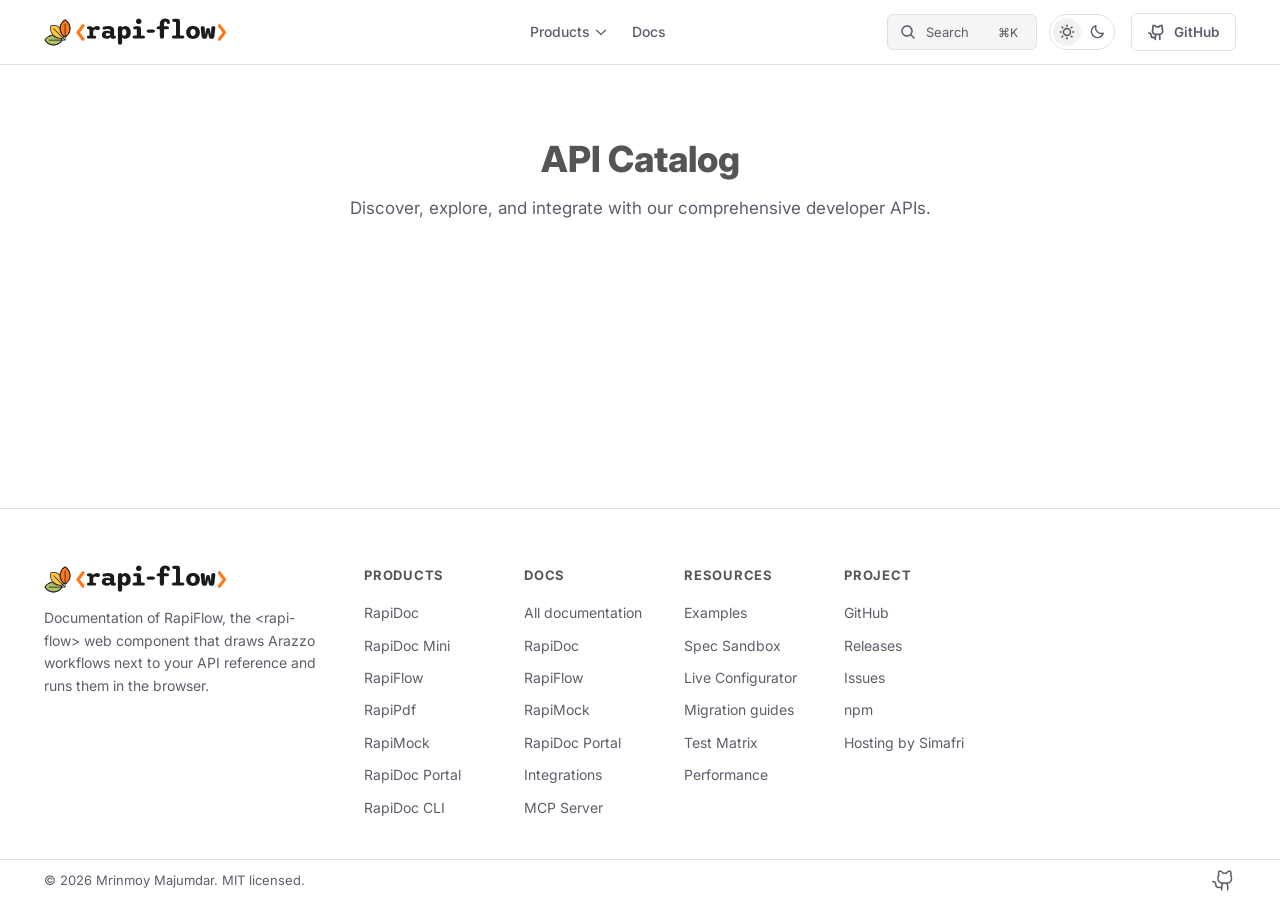
<file: catalog/index.html>
<!DOCTYPE html><html lang="en" data-theme="dark"><head><meta charset="utf-8"><meta name="viewport" content="width=device-width, initial-scale=1"><title>API Catalog | RapiFlow</title><meta name="description" content="Documentation of RapiFlow, the <rapi-flow> web component that draws Arazzo workflows next to your API reference and runs them in the browser."><link rel="icon" href="/rapidoc-leaves.svg"><meta property="og:title" content="API Catalog">
<meta property="og:type" content="website">
<meta property="og:site_name" content="RapiFlow">
<meta property="og:description" content="Documentation of RapiFlow, the &lt;rapi-flow> web component that draws Arazzo workflows next to your API reference and runs them in the browser.">
<meta property="og:url" content="https://flow.rapidocui.com/catalog/">
<meta name="twitter:card" content="summary_large_image">
<link rel="preconnect" href="https://fonts.googleapis.com">
<link rel="preconnect" href="https://fonts.gstatic.com" crossorigin>
<link rel="stylesheet" href="https://fonts.googleapis.com/css2?family=Inter:wght@400;500;600;700&amp;display=swap">
<link rel="stylesheet" href="https://fonts.googleapis.com/css2?family=JetBrains+Mono:wght@400;500;600;700&amp;display=swap">
<script async src="https://www.googletagmanager.com/gtag/js?id=G-M9TPKERDJ6"></script>
<script>window.dataLayer = window.dataLayer || [];
function gtag(){dataLayer.push(arguments);}
gtag('js', new Date());
gtag('config', 'G-M9TPKERDJ6', { content_group: 'Flow' });
</script><script>(() => {
  let stored = null;
  try { stored = localStorage.getItem('starlight-theme'); } catch {}
  const fallback = "auto" === 'auto' ? (matchMedia('(prefers-color-scheme: light)').matches ? 'light' : 'dark') : "auto";
  const theme = stored === 'light' || stored === 'dark' ? stored : fallback;
  document.documentElement.dataset.theme = theme;
  return { stored, theme };
})();</script><link rel="stylesheet" href="/_rapidoc/assets/page-head.84U68Us5.css"><style>.catalog-container{max-width:1200px;margin:0 auto;padding:3rem 1.5rem 5rem}.catalog-hero{text-align:center;margin-bottom:3.5rem}.catalog-hero h1{margin-bottom:.75rem;font-size:2.25rem;font-weight:800}.catalog-hero p{color:var(--portal-muted,#8b949e);font-size:1.0625rem}.catalog-section{margin-bottom:3rem}.category-title{border-bottom:1px solid var(--portal-border,#363636);margin-bottom:1.25rem;padding-bottom:.5rem;font-size:1.25rem;font-weight:700}.api-grid{grid-template-columns:repeat(auto-fill,minmax(260px,1fr));gap:1.25rem;display:grid}.api-card-header{justify-content:space-between;align-items:flex-start;display:flex}.api-version{font-size:.75rem;font-family:var(--font-mono);color:var(--portal-muted)}.api-card-desc{-webkit-line-clamp:4;line-clamp:4;-webkit-box-orient:vertical;display:-webkit-box;overflow:hidden}
html{scroll-padding-top:calc(var(--sl-nav-height) + 1rem)}body{-webkit-font-smoothing:antialiased;-moz-osx-font-smoothing:grayscale;margin:0}.portal-layout{flex-direction:column;min-height:100vh;display:flex}.portal-layout-main{flex:1 0 auto;min-width:0}.portal-layout-shell{flex:1 0 auto}.portal-layout-sidebar{inset:var(--sl-nav-height) 0 0 0;width:100%;max-width:none;height:auto;max-height:none;color:inherit;background-color:var(--portal-bg);border:0;margin:0;padding:0;position:fixed;overflow-y:auto}.portal-layout-sidebar:popover-open{flex-direction:column;display:flex}@media (width>=50rem){.portal-layout-shell{grid-template-columns:var(--portal-sidebar-width) minmax(0, 1fr);display:grid}.portal-layout-sidebar{inset:auto;top:var(--sl-nav-height);width:auto;height:calc(100dvh - var(--sl-nav-height));border-inline-end:1px solid var(--portal-border);flex-direction:column;display:flex;position:sticky;overflow:hidden}}
</style><script type="module" src="/_rapidoc/assets/cNngjUgL.js"></script></head><body><div class="portal-layout"><header class="portal-header-root" data-portal-region="header"><!-- Row 1: brand, search, links and menus, theme switcher --><div class="portal-navbar" data-portal-region="header-inner"><a href="/" class="portal-brand" aria-label="RapiFlow home"><img src="/rapi-flow-lockup-light.svg" alt="RapiFlow" class="portal-brand-img portal-brand-img-light"><img src="/rapi-flow-lockup-dark.svg" alt="RapiFlow" class="portal-brand-img portal-brand-img-dark"></a><nav class="portal-nav-menu portal-nav-menu-start" aria-label="Main"><div class="portal-dropdown-wrapper"><button type="button" class="portal-nav-button portal-dropdown-trigger" aria-expanded="false" aria-controls="portal-menu-0"><span>Products</span><svg xmlns="http://www.w3.org/2000/svg" viewBox="0 0 256 256" width="16" height="16" fill="currentColor" aria-hidden="true" class="portal-chevron"><path d="M216.49,104.49l-80,80a12,12,0,0,1-17,0l-80-80a12,12,0,0,1,17-17L128,159l71.51-71.52a12,12,0,0,1,17,17Z"/></svg></button><div class="portal-megamenu-panel" id="portal-menu-0"><div class="portal-megamenu-groups"><section class="portal-megamenu-group" aria-labelledby="portal-menu-0-group-0"><h2 class="portal-megamenu-group-title" id="portal-menu-0-group-0">Products</h2><ul class="portal-megamenu-group-list"><li><a href="https://rapidocui.com/rapidoc/" class="portal-megamenu-card" target="_blank" rel="noopener noreferrer"><div class="portal-card-icon-box"><svg xmlns="http://www.w3.org/2000/svg" viewBox="0 0 256 256" width="24" height="24" fill="currentColor" aria-hidden="true"><path d="M208,88H152V32Z" opacity="0.2"/><path d="M181.66,146.34a8,8,0,0,1,0,11.32l-24,24a8,8,0,0,1-11.32-11.32L164.69,152l-18.35-18.34a8,8,0,0,1,11.32-11.32Zm-72-24a8,8,0,0,0-11.32,0l-24,24a8,8,0,0,0,0,11.32l24,24a8,8,0,0,0,11.32-11.32L91.31,152l18.35-18.34A8,8,0,0,0,109.66,122.34ZM216,88V216a16,16,0,0,1-16,16H56a16,16,0,0,1-16-16V40A16,16,0,0,1,56,24h96a8,8,0,0,1,5.66,2.34l56,56A8,8,0,0,1,216,88Zm-56-8h28.69L160,51.31Zm40,136V96H152a8,8,0,0,1-8-8V40H56V216H200Z"/></svg></div><div class="portal-card-body"><div class="portal-card-title-row"><span class="portal-card-title">RapiDoc</span><span class="portal-card-badge">&lt;rapi-doc&gt;</span><svg xmlns="http://www.w3.org/2000/svg" viewBox="0 0 256 256" width="16" height="16" fill="currentColor" aria-hidden="true" class="portal-card-external"><path d="M204,64V168a12,12,0,0,1-24,0V93L72.49,200.49a12,12,0,0,1-17-17L163,76H88a12,12,0,0,1,0-24H192A12,12,0,0,1,204,64Z"/></svg></div><p class="portal-card-desc">Interactive API reference from your OpenAPI spec</p></div></a></li><li><a href="https://rapidocui.com/rapidoc-mini/" class="portal-megamenu-card" target="_blank" rel="noopener noreferrer"><div class="portal-card-icon-box"><svg xmlns="http://www.w3.org/2000/svg" viewBox="0 0 256 256" width="24" height="24" fill="currentColor" aria-hidden="true"><path d="M204,168a28,28,0,0,0,12-2.69V208a8,8,0,0,1-8,8H64a8,8,0,0,1-8-8V165.31a28,28,0,1,1,0-50.62V72a8,8,0,0,1,8-8h46.69a28,28,0,1,1,50.61,0H208a8,8,0,0,1,8,8v42.69A28,28,0,1,0,204,168Z" opacity="0.2"/><path d="M220.27,158.54a8,8,0,0,0-7.7-.46,20,20,0,1,1,0-36.16A8,8,0,0,0,224,114.69V72a16,16,0,0,0-16-16H171.78a35.36,35.36,0,0,0,.22-4,36.15,36.15,0,0,0-11.36-26.25,36,36,0,0,0-60.55,23.63,36.56,36.56,0,0,0,.14,6.62H64A16,16,0,0,0,48,72v32.22a35.36,35.36,0,0,0-4-.22,36.12,36.12,0,0,0-26.24,11.36,35.7,35.7,0,0,0-9.69,27,36.08,36.08,0,0,0,33.31,33.6,36.56,36.56,0,0,0,6.62-.14V208a16,16,0,0,0,16,16H208a16,16,0,0,0,16-16V165.31A8,8,0,0,0,220.27,158.54ZM208,208H64V165.31a8,8,0,0,0-11.43-7.23,20,20,0,1,1,0-36.16A8,8,0,0,0,64,114.69V72h46.69a8,8,0,0,0,7.23-11.43,20,20,0,1,1,36.16,0A8,8,0,0,0,161.31,72H208v32.23a35.68,35.68,0,0,0-6.62-.14A36,36,0,0,0,204,176a35.36,35.36,0,0,0,4-.22Z"/></svg></div><div class="portal-card-body"><div class="portal-card-title-row"><span class="portal-card-title">RapiDoc Mini</span><span class="portal-card-badge">&lt;rapi-doc-mini&gt;</span><svg xmlns="http://www.w3.org/2000/svg" viewBox="0 0 256 256" width="16" height="16" fill="currentColor" aria-hidden="true" class="portal-card-external"><path d="M204,64V168a12,12,0,0,1-24,0V93L72.49,200.49a12,12,0,0,1-17-17L163,76H88a12,12,0,0,1,0-24H192A12,12,0,0,1,204,64Z"/></svg></div><p class="portal-card-desc">A few endpoints, with Try, inside a post or guide</p></div></a></li><li><a href="https://rapidocui.com/rapi-flow/" class="portal-megamenu-card" target="_blank" rel="noopener noreferrer"><div class="portal-card-icon-box"><svg xmlns="http://www.w3.org/2000/svg" viewBox="0 0 256 256" width="24" height="24" fill="currentColor" aria-hidden="true"><path d="M224,200a24,24,0,1,1-24-24A24,24,0,0,1,224,200Z" opacity="0.2"/><path d="M200,168a32.06,32.06,0,0,0-31,24H72a32,32,0,0,1,0-64h96a40,40,0,0,0,0-80H72a8,8,0,0,0,0,16h96a24,24,0,0,1,0,48H72a48,48,0,0,0,0,96h97a32,32,0,1,0,31-40Zm0,48a16,16,0,1,1,16-16A16,16,0,0,1,200,216Z"/></svg></div><div class="portal-card-body"><div class="portal-card-title-row"><span class="portal-card-title">RapiFlow</span><span class="portal-card-badge">&lt;rapi-flow&gt;</span><svg xmlns="http://www.w3.org/2000/svg" viewBox="0 0 256 256" width="16" height="16" fill="currentColor" aria-hidden="true" class="portal-card-external"><path d="M204,64V168a12,12,0,0,1-24,0V93L72.49,200.49a12,12,0,0,1-17-17L163,76H88a12,12,0,0,1,0-24H192A12,12,0,0,1,204,64Z"/></svg></div><p class="portal-card-desc">Step through and run Arazzo workflows</p></div></a></li><li><a href="https://rapidocui.com/rapipdf/" class="portal-megamenu-card" target="_blank" rel="noopener noreferrer"><div class="portal-card-icon-box"><svg xmlns="http://www.w3.org/2000/svg" viewBox="0 0 256 256" width="24" height="24" fill="currentColor" aria-hidden="true"><path d="M208,88H152V32Z" opacity="0.2"/><path d="M224,152a8,8,0,0,1-8,8H192v16h16a8,8,0,0,1,0,16H192v16a8,8,0,0,1-16,0V152a8,8,0,0,1,8-8h32A8,8,0,0,1,224,152ZM92,172a28,28,0,0,1-28,28H56v8a8,8,0,0,1-16,0V152a8,8,0,0,1,8-8H64A28,28,0,0,1,92,172Zm-16,0a12,12,0,0,0-12-12H56v24h8A12,12,0,0,0,76,172Zm88,8a36,36,0,0,1-36,36H112a8,8,0,0,1-8-8V152a8,8,0,0,1,8-8h16A36,36,0,0,1,164,180Zm-16,0a20,20,0,0,0-20-20h-8v40h8A20,20,0,0,0,148,180ZM40,112V40A16,16,0,0,1,56,24h96a8,8,0,0,1,5.66,2.34l56,56A8,8,0,0,1,216,88v24a8,8,0,0,1-16,0V96H152a8,8,0,0,1-8-8V40H56v72a8,8,0,0,1-16,0ZM160,80h28.69L160,51.31Z"/></svg></div><div class="portal-card-body"><div class="portal-card-title-row"><span class="portal-card-title">RapiPdf</span><span class="portal-card-badge">&lt;rapi-pdf&gt;</span><svg xmlns="http://www.w3.org/2000/svg" viewBox="0 0 256 256" width="16" height="16" fill="currentColor" aria-hidden="true" class="portal-card-external"><path d="M204,64V168a12,12,0,0,1-24,0V93L72.49,200.49a12,12,0,0,1-17-17L163,76H88a12,12,0,0,1,0-24H192A12,12,0,0,1,204,64Z"/></svg></div><p class="portal-card-desc">Turn an OpenAPI spec into a PDF</p></div></a></li><li><a href="https://rapidocui.com/rapi-mock/" class="portal-megamenu-card" target="_blank" rel="noopener noreferrer"><div class="portal-card-icon-box"><svg xmlns="http://www.w3.org/2000/svg" viewBox="0 0 256 256" width="24" height="24" fill="currentColor" aria-hidden="true"><path d="M216,152v48a8,8,0,0,1-8,8H48a8,8,0,0,1-8-8V152a8,8,0,0,1,8-8H208A8,8,0,0,1,216,152ZM208,48H48a8,8,0,0,0-8,8v48a8,8,0,0,0,8,8H208a8,8,0,0,0,8-8V56A8,8,0,0,0,208,48Z" opacity="0.2"/><path d="M208,136H48a16,16,0,0,0-16,16v48a16,16,0,0,0,16,16H208a16,16,0,0,0,16-16V152A16,16,0,0,0,208,136Zm0,64H48V152H208v48Zm0-160H48A16,16,0,0,0,32,56v48a16,16,0,0,0,16,16H208a16,16,0,0,0,16-16V56A16,16,0,0,0,208,40Zm0,64H48V56H208v48ZM192,80a12,12,0,1,1-12-12A12,12,0,0,1,192,80Zm0,96a12,12,0,1,1-12-12A12,12,0,0,1,192,176Z"/></svg></div><div class="portal-card-body"><div class="portal-card-title-row"><span class="portal-card-title">RapiMock</span><span class="portal-card-badge">rapidoc mock</span><svg xmlns="http://www.w3.org/2000/svg" viewBox="0 0 256 256" width="16" height="16" fill="currentColor" aria-hidden="true" class="portal-card-external"><path d="M204,64V168a12,12,0,0,1-24,0V93L72.49,200.49a12,12,0,0,1-17-17L163,76H88a12,12,0,0,1,0-24H192A12,12,0,0,1,204,64Z"/></svg></div><p class="portal-card-desc">A mock server that validates requests and remembers</p></div></a></li><li><a href="https://rapidocui.com/portal/" class="portal-megamenu-card" target="_blank" rel="noopener noreferrer"><div class="portal-card-icon-box"><svg xmlns="http://www.w3.org/2000/svg" viewBox="0 0 256 256" width="24" height="24" fill="currentColor" aria-hidden="true"><path d="M104,104V208H40a8,8,0,0,1-8-8V104Z" opacity="0.2"/><path d="M216,40H40A16,16,0,0,0,24,56V200a16,16,0,0,0,16,16H216a16,16,0,0,0,16-16V56A16,16,0,0,0,216,40Zm0,16V96H40V56ZM40,112H96v88H40Zm176,88H112V112H216v88Z"/></svg></div><div class="portal-card-body"><div class="portal-card-title-row"><span class="portal-card-title">RapiDoc Portal</span><svg xmlns="http://www.w3.org/2000/svg" viewBox="0 0 256 256" width="16" height="16" fill="currentColor" aria-hidden="true" class="portal-card-external"><path d="M204,64V168a12,12,0,0,1-24,0V93L72.49,200.49a12,12,0,0,1-17-17L163,76H88a12,12,0,0,1,0-24H192A12,12,0,0,1,204,64Z"/></svg></div><p class="portal-card-desc">API references and guides as one site, with search and SSO</p></div></a></li></ul></section><section class="portal-megamenu-group" aria-labelledby="portal-menu-0-group-1"><h2 class="portal-megamenu-group-title" id="portal-menu-0-group-1">Tools</h2><ul class="portal-megamenu-group-list"><li><a href="https://rapidocui.com/cli/" class="portal-megamenu-card" target="_blank" rel="noopener noreferrer"><div class="portal-card-icon-box"><svg xmlns="http://www.w3.org/2000/svg" viewBox="0 0 256 256" width="24" height="24" fill="currentColor" aria-hidden="true"><path d="M216,80V192H40V64H200A16,16,0,0,1,216,80Z" opacity="0.2"/><path d="M117.31,134l-72,64a8,8,0,1,1-10.63-12L100,128,34.69,70A8,8,0,1,1,45.32,58l72,64a8,8,0,0,1,0,12ZM216,184H120a8,8,0,0,0,0,16h96a8,8,0,0,0,0-16Z"/></svg></div><div class="portal-card-body"><div class="portal-card-title-row"><span class="portal-card-title">RapiDoc CLI</span><span class="portal-card-badge">rapidoc</span><svg xmlns="http://www.w3.org/2000/svg" viewBox="0 0 256 256" width="16" height="16" fill="currentColor" aria-hidden="true" class="portal-card-external"><path d="M204,64V168a12,12,0,0,1-24,0V93L72.49,200.49a12,12,0,0,1-17-17L163,76H88a12,12,0,0,1,0-24H192A12,12,0,0,1,204,64Z"/></svg></div><p class="portal-card-desc">Preview, validate, lint, bundle and export OpenAPI specs</p></div></a></li><li><a href="https://rapidocui.com/docs/mcp/" class="portal-megamenu-card" target="_blank" rel="noopener noreferrer"><div class="portal-card-icon-box"><svg xmlns="http://www.w3.org/2000/svg" viewBox="0 0 256 256" width="24" height="24" fill="currentColor" aria-hidden="true"><path d="M200,56H56A24,24,0,0,0,32,80V192a24,24,0,0,0,24,24H200a24,24,0,0,0,24-24V80A24,24,0,0,0,200,56ZM164,184H92a20,20,0,0,1,0-40h72a20,20,0,0,1,0,40Z" opacity="0.2"/><path d="M200,48H136V16a8,8,0,0,0-16,0V48H56A32,32,0,0,0,24,80V192a32,32,0,0,0,32,32H200a32,32,0,0,0,32-32V80A32,32,0,0,0,200,48Zm16,144a16,16,0,0,1-16,16H56a16,16,0,0,1-16-16V80A16,16,0,0,1,56,64H200a16,16,0,0,1,16,16ZM72,108a12,12,0,1,1,12,12A12,12,0,0,1,72,108Zm88,0a12,12,0,1,1,12,12A12,12,0,0,1,160,108Zm4,28H92a28,28,0,0,0,0,56h72a28,28,0,0,0,0-56Zm-24,16v24H116V152ZM80,164a12,12,0,0,1,12-12h8v24H92A12,12,0,0,1,80,164Zm84,12h-8V152h8a12,12,0,0,1,0,24Z"/></svg></div><div class="portal-card-body"><div class="portal-card-title-row"><span class="portal-card-title">MCP Server</span><svg xmlns="http://www.w3.org/2000/svg" viewBox="0 0 256 256" width="16" height="16" fill="currentColor" aria-hidden="true" class="portal-card-external"><path d="M204,64V168a12,12,0,0,1-24,0V93L72.49,200.49a12,12,0,0,1-17-17L163,76H88a12,12,0,0,1,0-24H192A12,12,0,0,1,204,64Z"/></svg></div><p class="portal-card-desc">Turn your API into tools for AI agents</p></div></a></li><li><a href="https://rapidocui.com/docs/prerender/" class="portal-megamenu-card" target="_blank" rel="noopener noreferrer"><div class="portal-card-icon-box"><svg xmlns="http://www.w3.org/2000/svg" viewBox="0 0 256 256" width="24" height="24" fill="currentColor" aria-hidden="true"><path d="M96,240l16-80L48,136,160,16,144,96l64,24Z" opacity="0.2"/><path d="M215.79,118.17a8,8,0,0,0-5-5.66L153.18,90.9l14.66-73.33a8,8,0,0,0-13.69-7l-112,120a8,8,0,0,0,3,13l57.63,21.61L88.16,238.43a8,8,0,0,0,13.69,7l112-120A8,8,0,0,0,215.79,118.17ZM109.37,214l10.47-52.38a8,8,0,0,0-5-9.06L62,132.71l84.62-90.66L136.16,94.43a8,8,0,0,0,5,9.06l52.8,19.8Z"/></svg></div><div class="portal-card-body"><div class="portal-card-title-row"><span class="portal-card-title">Pre-rendering</span><svg xmlns="http://www.w3.org/2000/svg" viewBox="0 0 256 256" width="16" height="16" fill="currentColor" aria-hidden="true" class="portal-card-external"><path d="M204,64V168a12,12,0,0,1-24,0V93L72.49,200.49a12,12,0,0,1-17-17L163,76H88a12,12,0,0,1,0-24H192A12,12,0,0,1,204,64Z"/></svg></div><p class="portal-card-desc">Server-rendered HTML for search engines and a fast first paint</p></div></a></li></ul></section><section class="portal-megamenu-group" aria-labelledby="portal-menu-0-group-2"><h2 class="portal-megamenu-group-title" id="portal-menu-0-group-2">Integrations</h2><ul class="portal-megamenu-group-list"><li><a href="https://rapidocui.com/integrations/" class="portal-megamenu-card portal-megamenu-card-compact" target="_blank" rel="noopener noreferrer"><div class="portal-card-body"><div class="portal-card-title-row"><span class="portal-card-title">All integrations</span><svg xmlns="http://www.w3.org/2000/svg" viewBox="0 0 256 256" width="16" height="16" fill="currentColor" aria-hidden="true" class="portal-card-external"><path d="M204,64V168a12,12,0,0,1-24,0V93L72.49,200.49a12,12,0,0,1-17-17L163,76H88a12,12,0,0,1,0-24H192A12,12,0,0,1,204,64Z"/></svg></div></div></a></li><li><a href="https://rapidocui.com/docs/integrations/front-end/" class="portal-megamenu-card portal-megamenu-card-compact" target="_blank" rel="noopener noreferrer"><div class="portal-card-body"><div class="portal-card-title-row"><span class="portal-card-title">React, Vue, Angular, Svelte</span><svg xmlns="http://www.w3.org/2000/svg" viewBox="0 0 256 256" width="16" height="16" fill="currentColor" aria-hidden="true" class="portal-card-external"><path d="M204,64V168a12,12,0,0,1-24,0V93L72.49,200.49a12,12,0,0,1-17-17L163,76H88a12,12,0,0,1,0-24H192A12,12,0,0,1,204,64Z"/></svg></div></div></a></li><li><a href="https://rapidocui.com/docs/integrations/node/" class="portal-megamenu-card portal-megamenu-card-compact" target="_blank" rel="noopener noreferrer"><div class="portal-card-body"><div class="portal-card-title-row"><span class="portal-card-title">Hono, Express, Fastify</span><svg xmlns="http://www.w3.org/2000/svg" viewBox="0 0 256 256" width="16" height="16" fill="currentColor" aria-hidden="true" class="portal-card-external"><path d="M204,64V168a12,12,0,0,1-24,0V93L72.49,200.49a12,12,0,0,1-17-17L163,76H88a12,12,0,0,1,0-24H192A12,12,0,0,1,204,64Z"/></svg></div></div></a></li><li><a href="https://rapidocui.com/docs/integrations/docs-sites/" class="portal-megamenu-card portal-megamenu-card-compact" target="_blank" rel="noopener noreferrer"><div class="portal-card-body"><div class="portal-card-title-row"><span class="portal-card-title">Starlight, VitePress, Docusaurus</span><svg xmlns="http://www.w3.org/2000/svg" viewBox="0 0 256 256" width="16" height="16" fill="currentColor" aria-hidden="true" class="portal-card-external"><path d="M204,64V168a12,12,0,0,1-24,0V93L72.49,200.49a12,12,0,0,1-17-17L163,76H88a12,12,0,0,1,0-24H192A12,12,0,0,1,204,64Z"/></svg></div></div></a></li><li><a href="https://rapidocui.com/docs/integrations/python/" class="portal-megamenu-card portal-megamenu-card-compact" target="_blank" rel="noopener noreferrer"><div class="portal-card-body"><div class="portal-card-title-row"><span class="portal-card-title">Python (FastAPI, Starlette)</span><svg xmlns="http://www.w3.org/2000/svg" viewBox="0 0 256 256" width="16" height="16" fill="currentColor" aria-hidden="true" class="portal-card-external"><path d="M204,64V168a12,12,0,0,1-24,0V93L72.49,200.49a12,12,0,0,1-17-17L163,76H88a12,12,0,0,1,0-24H192A12,12,0,0,1,204,64Z"/></svg></div></div></a></li><li><a href="https://rapidocui.com/docs/integrations/dotnet/" class="portal-megamenu-card portal-megamenu-card-compact" target="_blank" rel="noopener noreferrer"><div class="portal-card-body"><div class="portal-card-title-row"><span class="portal-card-title">.NET (ASP.NET Core)</span><svg xmlns="http://www.w3.org/2000/svg" viewBox="0 0 256 256" width="16" height="16" fill="currentColor" aria-hidden="true" class="portal-card-external"><path d="M204,64V168a12,12,0,0,1-24,0V93L72.49,200.49a12,12,0,0,1-17-17L163,76H88a12,12,0,0,1,0-24H192A12,12,0,0,1,204,64Z"/></svg></div></div></a></li><li><a href="https://rapidocui.com/docs/integrations/go/" class="portal-megamenu-card portal-megamenu-card-compact" target="_blank" rel="noopener noreferrer"><div class="portal-card-body"><div class="portal-card-title-row"><span class="portal-card-title">Go (net/http)</span><svg xmlns="http://www.w3.org/2000/svg" viewBox="0 0 256 256" width="16" height="16" fill="currentColor" aria-hidden="true" class="portal-card-external"><path d="M204,64V168a12,12,0,0,1-24,0V93L72.49,200.49a12,12,0,0,1-17-17L163,76H88a12,12,0,0,1,0-24H192A12,12,0,0,1,204,64Z"/></svg></div></div></a></li><li><a href="https://rapidocui.com/docs/integrations/build-your-own/" class="portal-megamenu-card portal-megamenu-card-compact" target="_blank" rel="noopener noreferrer"><div class="portal-card-body"><div class="portal-card-title-row"><span class="portal-card-title">Build an integration</span><svg xmlns="http://www.w3.org/2000/svg" viewBox="0 0 256 256" width="16" height="16" fill="currentColor" aria-hidden="true" class="portal-card-external"><path d="M204,64V168a12,12,0,0,1-24,0V93L72.49,200.49a12,12,0,0,1-17-17L163,76H88a12,12,0,0,1,0-24H192A12,12,0,0,1,204,64Z"/></svg></div></div></a></li></ul></section></div><div class="portal-megamenu-footer"><a href="https://rapidocui.com/docs/#which-package-do-i-need" class="portal-megamenu-footer-link"><span>Which package do I need?</span><svg xmlns="http://www.w3.org/2000/svg" viewBox="0 0 256 256" width="16" height="16" fill="currentColor" aria-hidden="true"><path d="M224.49,136.49l-72,72a12,12,0,0,1-17-17L187,140H40a12,12,0,0,1,0-24H187L135.51,64.48a12,12,0,0,1,17-17l72,72A12,12,0,0,1,224.49,136.49Z"/></svg></a></div></div></div><a href="https://rapidocui.com/docs/" class="portal-nav-link" target="_blank" rel="noopener noreferrer">Docs</a></nav><button type="button" class="portal-search-trigger" id="portal-search-btn" aria-label="Search ⌘K" aria-keyshortcuts="Meta+K Control+K /"><svg xmlns="http://www.w3.org/2000/svg" viewBox="0 0 256 256" width="16" height="16" fill="currentColor" aria-hidden="true" class="portal-search-icon"><path d="M232.49,215.51,185,168a92.12,92.12,0,1,0-17,17l47.53,47.54a12,12,0,0,0,17-17ZM44,112a68,68,0,1,1,68,68A68.07,68.07,0,0,1,44,112Z"/></svg><span class="portal-search-text">Search</span><kbd class="portal-search-kbd">⌘K</kbd></button><div class="portal-nav-end"><nav class="portal-nav-menu portal-nav-menu-end" aria-label="More"><a href="https://github.com/rapi-doc/RapiDoc" class="portal-nav-link portal-nav-button" target="_blank" rel="noopener noreferrer"><svg xmlns="http://www.w3.org/2000/svg" viewBox="0 0 256 256" width="16" height="16" fill="currentColor" aria-hidden="true" class="portal-nav-link-icon"><path d="M212.62,75.17A63.7,63.7,0,0,0,206.39,26,12,12,0,0,0,196,20a63.71,63.71,0,0,0-50,24H126A63.71,63.71,0,0,0,76,20a12,12,0,0,0-10.39,6,63.7,63.7,0,0,0-6.23,49.17A61.5,61.5,0,0,0,52,104v8a60.1,60.1,0,0,0,45.76,58.28A43.66,43.66,0,0,0,92,192v4H76a20,20,0,0,1-20-20,44.05,44.05,0,0,0-44-44,12,12,0,0,0,0,24,20,20,0,0,1,20,20,44.05,44.05,0,0,0,44,44H92v12a12,12,0,0,0,24,0V192a20,20,0,0,1,40,0v40a12,12,0,0,0,24,0V192a43.66,43.66,0,0,0-5.76-21.72A60.1,60.1,0,0,0,220,112v-8A61.5,61.5,0,0,0,212.62,75.17ZM196,112a36,36,0,0,1-36,36H112a36,36,0,0,1-36-36v-8a37.87,37.87,0,0,1,6.13-20.12,11.65,11.65,0,0,0,1.58-11.49,39.9,39.9,0,0,1-.4-27.72,39.87,39.87,0,0,1,26.41,17.8A12,12,0,0,0,119.82,68h32.35a12,12,0,0,0,10.11-5.53,39.84,39.84,0,0,1,26.41-17.8,39.9,39.9,0,0,1-.4,27.72,12,12,0,0,0,1.61,11.53A37.85,37.85,0,0,1,196,104Z"/></svg>GitHub</a></nav><button type="button" class="portal-theme-btn" id="portal-theme-toggle" aria-label="Dark mode" aria-pressed="false"><span class="portal-theme-option portal-theme-light" aria-hidden="true"><svg xmlns="http://www.w3.org/2000/svg" viewBox="0 0 256 256" width="16" height="16" fill="currentColor" aria-hidden="true"><path d="M116,36V20a12,12,0,0,1,24,0V36a12,12,0,0,1-24,0Zm80,92a68,68,0,1,1-68-68A68.07,68.07,0,0,1,196,128Zm-24,0a44,44,0,1,0-44,44A44.05,44.05,0,0,0,172,128ZM51.51,68.49a12,12,0,1,0,17-17l-12-12a12,12,0,0,0-17,17Zm0,119-12,12a12,12,0,0,0,17,17l12-12a12,12,0,1,0-17-17ZM196,72a12,12,0,0,0,8.49-3.51l12-12a12,12,0,0,0-17-17l-12,12A12,12,0,0,0,196,72Zm8.49,115.51a12,12,0,0,0-17,17l12,12a12,12,0,0,0,17-17ZM48,128a12,12,0,0,0-12-12H20a12,12,0,0,0,0,24H36A12,12,0,0,0,48,128Zm80,80a12,12,0,0,0-12,12v16a12,12,0,0,0,24,0V220A12,12,0,0,0,128,208Zm108-92H220a12,12,0,0,0,0,24h16a12,12,0,0,0,0-24Z"/></svg></span><span class="portal-theme-option portal-theme-dark" aria-hidden="true"><svg xmlns="http://www.w3.org/2000/svg" viewBox="0 0 256 256" width="16" height="16" fill="currentColor" aria-hidden="true"><path d="M236.37,139.4a12,12,0,0,0-12-3A84.07,84.07,0,0,1,119.6,31.59a12,12,0,0,0-15-15A108.86,108.86,0,0,0,49.69,55.07,108,108,0,0,0,136,228a107.09,107.09,0,0,0,64.93-21.69,108.86,108.86,0,0,0,38.44-54.94A12,12,0,0,0,236.37,139.4Zm-49.88,47.74A84,84,0,0,1,68.86,69.51,84.93,84.93,0,0,1,92.27,48.29Q92,52.13,92,56A108.12,108.12,0,0,0,200,164q3.87,0,7.71-.27A84.79,84.79,0,0,1,186.49,187.14Z"/></svg></span></button><button type="button" class="portal-mobile-toggle" id="portal-mobile-menu-btn" aria-label="Menu" aria-expanded="false" aria-controls="portal-mobile-drawer"><svg xmlns="http://www.w3.org/2000/svg" viewBox="0 0 256 256" width="24" height="24" fill="currentColor" aria-hidden="true"><path d="M224,128a8,8,0,0,1-8,8H40a8,8,0,0,1,0-16H216A8,8,0,0,1,224,128ZM40,72H216a8,8,0,0,0,0-16H40a8,8,0,0,0,0,16ZM216,184H40a8,8,0,0,0,0,16H216a8,8,0,0,0,0-16Z"/></svg></button></div></div><!-- Row 2: section tabs --><!-- Mobile Drawer --><div class="portal-mobile-drawer" id="portal-mobile-drawer" hidden><div class="portal-mobile-nav"><nav class="portal-mobile-tabs" aria-label="Sections"><a href="/" class="portal-mobile-tab"><svg xmlns="http://www.w3.org/2000/svg" viewBox="0 0 256 256" width="16" height="16" fill="currentColor" aria-hidden="true"><path d="M208,24H72A32,32,0,0,0,40,56V224a8,8,0,0,0,8,8H192a8,8,0,0,0,0-16H56a16,16,0,0,1,16-16H208a8,8,0,0,0,8-8V32A8,8,0,0,0,208,24Zm-8,160H72a31.82,31.82,0,0,0-16,4.29V56A16,16,0,0,1,72,40H200Z"/></svg><span>Documentation</span></a></nav><div class="portal-mobile-links-group"><div class="portal-mobile-section"><div class="portal-mobile-section-title">Products</div><div class="portal-mobile-links"><a href="https://rapidocui.com/rapidoc/" class="portal-mobile-item" target="_blank" rel="noopener noreferrer"><svg xmlns="http://www.w3.org/2000/svg" viewBox="0 0 256 256" width="16" height="16" fill="currentColor" aria-hidden="true" class="portal-mobile-icon"><path d="M181.66,146.34a8,8,0,0,1,0,11.32l-24,24a8,8,0,0,1-11.32-11.32L164.69,152l-18.35-18.34a8,8,0,0,1,11.32-11.32Zm-72-24a8,8,0,0,0-11.32,0l-24,24a8,8,0,0,0,0,11.32l24,24a8,8,0,0,0,11.32-11.32L91.31,152l18.35-18.34A8,8,0,0,0,109.66,122.34ZM216,88V216a16,16,0,0,1-16,16H56a16,16,0,0,1-16-16V40A16,16,0,0,1,56,24h96a8,8,0,0,1,5.66,2.34l56,56A8,8,0,0,1,216,88Zm-56-8h28.69L160,51.31Zm40,136V96H152a8,8,0,0,1-8-8V40H56V216H200Z"/></svg><span>RapiDoc</span></a><a href="https://rapidocui.com/rapidoc-mini/" class="portal-mobile-item" target="_blank" rel="noopener noreferrer"><svg xmlns="http://www.w3.org/2000/svg" viewBox="0 0 256 256" width="16" height="16" fill="currentColor" aria-hidden="true" class="portal-mobile-icon"><path d="M220.27,158.54a8,8,0,0,0-7.7-.46,20,20,0,1,1,0-36.16A8,8,0,0,0,224,114.69V72a16,16,0,0,0-16-16H171.78a35.36,35.36,0,0,0,.22-4,36.11,36.11,0,0,0-11.36-26.24,36,36,0,0,0-60.55,23.62,36.56,36.56,0,0,0,.14,6.62H64A16,16,0,0,0,48,72v32.22a35.36,35.36,0,0,0-4-.22,36.12,36.12,0,0,0-26.24,11.36,35.7,35.7,0,0,0-9.69,27,36.08,36.08,0,0,0,33.31,33.6,35.68,35.68,0,0,0,6.62-.14V208a16,16,0,0,0,16,16H208a16,16,0,0,0,16-16V165.31A8,8,0,0,0,220.27,158.54ZM208,208H64V165.31a8,8,0,0,0-11.43-7.23,20,20,0,1,1,0-36.16A8,8,0,0,0,64,114.69V72h46.69a8,8,0,0,0,7.23-11.43,20,20,0,1,1,36.16,0A8,8,0,0,0,161.31,72H208v32.23a35.68,35.68,0,0,0-6.62-.14A36,36,0,0,0,204,176a35.36,35.36,0,0,0,4-.22Z"/></svg><span>RapiDoc Mini</span></a><a href="https://rapidocui.com/rapi-flow/" class="portal-mobile-item" target="_blank" rel="noopener noreferrer"><svg xmlns="http://www.w3.org/2000/svg" viewBox="0 0 256 256" width="16" height="16" fill="currentColor" aria-hidden="true" class="portal-mobile-icon"><path d="M200,168a32.06,32.06,0,0,0-31,24H72a32,32,0,0,1,0-64h96a40,40,0,0,0,0-80H72a8,8,0,0,0,0,16h96a24,24,0,0,1,0,48H72a48,48,0,0,0,0,96h97a32,32,0,1,0,31-40Zm0,48a16,16,0,1,1,16-16A16,16,0,0,1,200,216Z"/></svg><span>RapiFlow</span></a><a href="https://rapidocui.com/rapipdf/" class="portal-mobile-item" target="_blank" rel="noopener noreferrer"><svg xmlns="http://www.w3.org/2000/svg" viewBox="0 0 256 256" width="16" height="16" fill="currentColor" aria-hidden="true" class="portal-mobile-icon"><path d="M224,152a8,8,0,0,1-8,8H192v16h16a8,8,0,0,1,0,16H192v16a8,8,0,0,1-16,0V152a8,8,0,0,1,8-8h32A8,8,0,0,1,224,152ZM92,172a28,28,0,0,1-28,28H56v8a8,8,0,0,1-16,0V152a8,8,0,0,1,8-8H64A28,28,0,0,1,92,172Zm-16,0a12,12,0,0,0-12-12H56v24h8A12,12,0,0,0,76,172Zm88,8a36,36,0,0,1-36,36H112a8,8,0,0,1-8-8V152a8,8,0,0,1,8-8h16A36,36,0,0,1,164,180Zm-16,0a20,20,0,0,0-20-20h-8v40h8A20,20,0,0,0,148,180ZM40,112V40A16,16,0,0,1,56,24h96a8,8,0,0,1,5.66,2.34l56,56A8,8,0,0,1,216,88v24a8,8,0,0,1-16,0V96H152a8,8,0,0,1-8-8V40H56v72a8,8,0,0,1-16,0ZM160,80h28.69L160,51.31Z"/></svg><span>RapiPdf</span></a><a href="https://rapidocui.com/rapi-mock/" class="portal-mobile-item" target="_blank" rel="noopener noreferrer"><svg xmlns="http://www.w3.org/2000/svg" viewBox="0 0 256 256" width="16" height="16" fill="currentColor" aria-hidden="true" class="portal-mobile-icon"><path d="M208,136H48a16,16,0,0,0-16,16v48a16,16,0,0,0,16,16H208a16,16,0,0,0,16-16V152A16,16,0,0,0,208,136Zm0,64H48V152H208v48Zm0-160H48A16,16,0,0,0,32,56v48a16,16,0,0,0,16,16H208a16,16,0,0,0,16-16V56A16,16,0,0,0,208,40Zm0,64H48V56H208v48ZM192,80a12,12,0,1,1-12-12A12,12,0,0,1,192,80Zm0,96a12,12,0,1,1-12-12A12,12,0,0,1,192,176Z"/></svg><span>RapiMock</span></a><a href="https://rapidocui.com/portal/" class="portal-mobile-item" target="_blank" rel="noopener noreferrer"><svg xmlns="http://www.w3.org/2000/svg" viewBox="0 0 256 256" width="16" height="16" fill="currentColor" aria-hidden="true" class="portal-mobile-icon"><path d="M216,40H40A16,16,0,0,0,24,56V200a16,16,0,0,0,16,16H216a16,16,0,0,0,16-16V56A16,16,0,0,0,216,40Zm0,16V96H40V56ZM40,112H96v88H40Zm176,88H112V112H216v88Z"/></svg><span>RapiDoc Portal</span></a><a href="https://rapidocui.com/cli/" class="portal-mobile-item" target="_blank" rel="noopener noreferrer"><svg xmlns="http://www.w3.org/2000/svg" viewBox="0 0 256 256" width="16" height="16" fill="currentColor" aria-hidden="true" class="portal-mobile-icon"><path d="M117.31,134l-72,64a8,8,0,1,1-10.63-12L100,128,34.69,70A8,8,0,1,1,45.32,58l72,64a8,8,0,0,1,0,12ZM216,184H120a8,8,0,0,0,0,16h96a8,8,0,0,0,0-16Z"/></svg><span>RapiDoc CLI</span></a><a href="https://rapidocui.com/docs/mcp/" class="portal-mobile-item" target="_blank" rel="noopener noreferrer"><svg xmlns="http://www.w3.org/2000/svg" viewBox="0 0 256 256" width="16" height="16" fill="currentColor" aria-hidden="true" class="portal-mobile-icon"><path d="M200,48H136V16a8,8,0,0,0-16,0V48H56A32,32,0,0,0,24,80V192a32,32,0,0,0,32,32H200a32,32,0,0,0,32-32V80A32,32,0,0,0,200,48Zm16,144a16,16,0,0,1-16,16H56a16,16,0,0,1-16-16V80A16,16,0,0,1,56,64H200a16,16,0,0,1,16,16Zm-52-56H92a28,28,0,0,0,0,56h72a28,28,0,0,0,0-56Zm-24,16v24H116V152ZM80,164a12,12,0,0,1,12-12h8v24H92A12,12,0,0,1,80,164Zm84,12h-8V152h8a12,12,0,0,1,0,24ZM72,108a12,12,0,1,1,12,12A12,12,0,0,1,72,108Zm88,0a12,12,0,1,1,12,12A12,12,0,0,1,160,108Z"/></svg><span>MCP Server</span></a><a href="https://rapidocui.com/docs/prerender/" class="portal-mobile-item" target="_blank" rel="noopener noreferrer"><svg xmlns="http://www.w3.org/2000/svg" viewBox="0 0 256 256" width="16" height="16" fill="currentColor" aria-hidden="true" class="portal-mobile-icon"><path d="M215.79,118.17a8,8,0,0,0-5-5.66L153.18,90.9l14.66-73.33a8,8,0,0,0-13.69-7l-112,120a8,8,0,0,0,3,13l57.63,21.61L88.16,238.43a8,8,0,0,0,13.69,7l112-120A8,8,0,0,0,215.79,118.17ZM109.37,214l10.47-52.38a8,8,0,0,0-5-9.06L62,132.71l84.62-90.66L136.16,94.43a8,8,0,0,0,5,9.06l52.8,19.8Z"/></svg><span>Pre-rendering</span></a><a href="https://rapidocui.com/integrations/" class="portal-mobile-item" target="_blank" rel="noopener noreferrer"><span>All integrations</span></a><a href="https://rapidocui.com/docs/integrations/front-end/" class="portal-mobile-item" target="_blank" rel="noopener noreferrer"><span>React, Vue, Angular, Svelte</span></a><a href="https://rapidocui.com/docs/integrations/node/" class="portal-mobile-item" target="_blank" rel="noopener noreferrer"><span>Hono, Express, Fastify</span></a><a href="https://rapidocui.com/docs/integrations/docs-sites/" class="portal-mobile-item" target="_blank" rel="noopener noreferrer"><span>Starlight, VitePress, Docusaurus</span></a><a href="https://rapidocui.com/docs/integrations/python/" class="portal-mobile-item" target="_blank" rel="noopener noreferrer"><span>Python (FastAPI, Starlette)</span></a><a href="https://rapidocui.com/docs/integrations/dotnet/" class="portal-mobile-item" target="_blank" rel="noopener noreferrer"><span>.NET (ASP.NET Core)</span></a><a href="https://rapidocui.com/docs/integrations/go/" class="portal-mobile-item" target="_blank" rel="noopener noreferrer"><span>Go (net/http)</span></a><a href="https://rapidocui.com/docs/integrations/build-your-own/" class="portal-mobile-item" target="_blank" rel="noopener noreferrer"><span>Build an integration</span></a></div></div><a href="https://rapidocui.com/docs/" class="portal-mobile-direct-link" target="_blank" rel="noopener noreferrer">Docs</a><a href="https://github.com/rapi-doc/RapiDoc" class="portal-mobile-direct-link portal-mobile-button" target="_blank" rel="noopener noreferrer">GitHub</a></div></div></div></header><!-- Full-Text Search Modal (⌘K / Ctrl+K) --><div id="portal-search-modal" data-base="/" class="portal-search-modal-backdrop hidden" role="dialog" aria-modal="true" aria-label="Search Documentation"><div class="portal-search-modal-dialog"><div class="portal-search-modal-header"><span class="portal-search-modal-icon"><svg xmlns="http://www.w3.org/2000/svg" viewBox="0 0 256 256" width="24" height="24" fill="currentColor" aria-hidden="true"><path d="M229.66,218.34l-50.07-50.06a88.11,88.11,0,1,0-11.31,11.31l50.06,50.07a8,8,0,0,0,11.32-11.32ZM40,112a72,72,0,1,1,72,72A72.08,72.08,0,0,1,40,112Z"/></svg></span><input type="search" class="portal-search-modal-input" placeholder="Search documentation, guides, and APIs..." aria-label="Search" autocomplete="off" spellcheck="false"><button class="portal-search-modal-close" aria-label="Close search"><svg xmlns="http://www.w3.org/2000/svg" viewBox="0 0 256 256" width="16" height="16" fill="currentColor" aria-hidden="true"><path d="M208.49,191.51a12,12,0,0,1-17,17L128,145,64.49,208.49a12,12,0,0,1-17-17L111,128,47.51,64.49a12,12,0,0,1,17-17L128,111l63.51-63.52a12,12,0,0,1,17,17L145,128Z"/></svg></button></div><div class="portal-search-modal-filters"><button type="button" class="portal-search-filter-btn active" data-filter="all">All</button><button type="button" class="portal-search-filter-btn" data-filter="doc">Guides & Docs</button><button type="button" class="portal-search-filter-btn" data-filter="api">API Operations</button><button type="button" class="portal-search-filter-btn" data-filter="page">Pages</button></div><div class="portal-search-modal-body"><div class="portal-search-modal-results" role="listbox"></div><div class="portal-search-modal-empty hidden">No results found for "<span class="portal-search-empty-query"></span>"</div><div class="portal-search-modal-hint">Type keywords to search across guides, tutorials, and APIs...</div></div><div class="portal-search-modal-footer"><div class="portal-search-footer-hint"><kbd class="portal-kbd">↑</kbd><kbd class="portal-kbd">↓</kbd> <span>Navigate</span></div><div class="portal-search-footer-hint"><kbd class="portal-kbd">↵</kbd> <span>Select</span></div><div class="portal-search-footer-hint"><kbd class="portal-kbd">ESC</kbd> <span>Close</span></div></div></div></div><script>
  (function () {
    const modal = document.getElementById('portal-search-modal');
    if (!modal) return;

    const input = modal.querySelector('.portal-search-modal-input');
    const closeBtn = modal.querySelector('.portal-search-modal-close');
    const resultsContainer = modal.querySelector('.portal-search-modal-results');
    const emptyState = modal.querySelector('.portal-search-modal-empty');
    const emptyQuerySpan = modal.querySelector('.portal-search-empty-query');
    const hintState = modal.querySelector('.portal-search-modal-hint');
    const filterBtns = modal.querySelectorAll('.portal-search-filter-btn');

    // Paths in the search index are relative to the portal; the portal may be served under a base path.
    const base = (modal.dataset.base || '/').replace(/\/+$/, '');
    const withBase = (url) => (url && url.startsWith('/') && !url.startsWith('//') ? base + url : url);

    let searchRecords = null;
    let isLoading = false;
    let activeFilter = 'all';
    let currentResults = [];
    let selectedIndex = 0;

    async function loadSearchIndex() {
      if (searchRecords || isLoading) return;
      isLoading = true;
      try {
        const candidateUrls = [withBase('/search-index.json')];
        for (const url of candidateUrls) {
          try {
            const res = await fetch(url);
            if (res.ok) {
              const data = await res.json();
              searchRecords = data.records || [];
              showFiltersWithResults();
              break;
            }
          } catch {}
        }
      } catch (err) {
        console.warn('Failed to load search index:', err);
      } finally {
        isLoading = false;
      }
    }

    // A filter is offered only for a kind of result the site has (a portal without APIs has no
    // "API Operations"), and the row only when there is something to choose between.
    function showFiltersWithResults() {
      const kinds = new Set(searchRecords.map((record) => record.type));
      filterBtns.forEach((btn) => {
        const kind = btn.getAttribute('data-filter');
        btn.hidden = kind !== 'all' && !kinds.has(kind);
      });
      const row = modal.querySelector('.portal-search-modal-filters');
      if (row) row.hidden = kinds.size < 2;
    }

    function openModal() {
      modal.classList.remove('hidden');
      document.body.style.overflow = 'hidden';
      loadSearchIndex();
      setTimeout(() => {
        if (input) {
          input.focus();
          if (input.value) {
            performSearch(input.value);
          }
        }
      }, 50);
    }

    function closeModal() {
      modal.classList.add('hidden');
      document.body.style.overflow = '';
      if (input) input.value = '';
      if (resultsContainer) resultsContainer.innerHTML = '';
      if (emptyState) emptyState.classList.add('hidden');
      if (hintState) hintState.classList.remove('hidden');
      selectedIndex = 0;
    }

    // Keyboard trigger: ⌘K or Ctrl+K or / (when not typing in an input)
    document.addEventListener('keydown', (e) => {
      const isCmdK = (e.metaKey || e.ctrlKey) && e.key.toLowerCase() === 'k';
      const isSlash = e.key === '/' && !['INPUT', 'TEXTAREA'].includes(document.activeElement?.tagName);

      if (isCmdK || isSlash) {
        e.preventDefault();
        if (modal.classList.contains('hidden')) {
          openModal();
        } else {
          closeModal();
        }
      } else if (e.key === 'Escape' && !modal.classList.contains('hidden')) {
        e.preventDefault();
        closeModal();
      }
    });

    // Listen for search button click in header
    document.addEventListener('click', (e) => {
      if (e.target.closest('#portal-search-btn, .portal-search-trigger')) {
        e.preventDefault();
        openModal();
      }
    });

    if (closeBtn) closeBtn.addEventListener('click', closeModal);

    modal.addEventListener('click', (e) => {
      if (e.target === modal) closeModal();
    });

    filterBtns.forEach((btn) => {
      btn.addEventListener('click', () => {
        filterBtns.forEach((b) => b.classList.remove('active'));
        btn.classList.add('active');
        activeFilter = btn.getAttribute('data-filter') || 'all';
        if (input && input.value) {
          performSearch(input.value);
        }
      });
    });

    function performSearch(query) {
      const q = query.toLowerCase().trim();
      if (!q) {
        resultsContainer.innerHTML = '';
        emptyState.classList.add('hidden');
        hintState.classList.remove('hidden');
        currentResults = [];
        selectedIndex = 0;
        return;
      }

      hintState.classList.add('hidden');

      if (!searchRecords || !searchRecords.length) {
        resultsContainer.innerHTML = '';
        emptyState.classList.remove('hidden');
        if (emptyQuerySpan) emptyQuerySpan.textContent = query;
        return;
      }

      // Words of the query: a result must have every one of them, in any of its fields
      const tokens = q.split(/\s+/).filter(Boolean);
      // A name written with hyphens is found without them, and the other way round ("rapidoc" and
      // "rapi-doc" find the same things). A field with hyphens is searched in both spellings.
      const foldHyphens = (text) => (text.includes('-') ? text + ' ' + text.replace(/-/g, '') : text);
      const hasWord = (field, word) => {
        if (field.includes(word)) return true;
        const plain = word.replace(/-/g, '');
        return plain !== word && plain.length > 0 && field.includes(plain);
      };
      const scored = [];

      for (const record of searchRecords) {
        if (activeFilter !== 'all' && record.type !== activeFilter) {
          continue;
        }

        const titleLower = foldHyphens((record.title || '').toLowerCase());
        const subtitleLower = foldHyphens((record.subtitle || '').toLowerCase());
        const endpointLower = (record.endpoint || '').toLowerCase();
        const methodLower = (record.method || '').toLowerCase();
        const categoryLower = (record.category || '').toLowerCase();
        const contentLower = foldHyphens((record.content || '').toLowerCase());

        let score = 0;
        let matchesAllTokens = true;

        for (const token of tokens) {
          let tokenMatched = false;
          if (hasWord(titleLower, token)) {
            score += titleLower.startsWith(token) ? 25 : 15;
            tokenMatched = true;
          }
          if (hasWord(endpointLower, token)) {
            score += endpointLower.startsWith(token) ? 20 : 12;
            tokenMatched = true;
          }
          if (hasWord(subtitleLower, token)) {
            score += 10;
            tokenMatched = true;
          }
          if (methodLower === token) {
            score += 15;
            tokenMatched = true;
          }
          if (hasWord(categoryLower, token)) {
            score += 8;
            tokenMatched = true;
          }
          if (hasWord(contentLower, token)) {
            score += 4;
            tokenMatched = true;
          }

          if (!tokenMatched) {
            matchesAllTokens = false;
            break;
          }
        }

        if (matchesAllTokens && score > 0) {
          if (titleLower === q || endpointLower === q) score += 30;
          scored.push({ ...record, score });
        }
      }

      scored.sort((a, b) => b.score - a.score);
      currentResults = scored.slice(0, 15);
      selectedIndex = 0;
      renderResults(currentResults, tokens, query);
    }

    function highlightText(text, tokens) {
      if (!text) return '';
      let escaped = text.replace(/&/g, '&amp;').replace(/</g, '&lt;').replace(/>/g, '&gt;');
      for (const token of tokens) {
        if (!token) continue;
        const re = new RegExp('(' + token.replace(/[.*+?^${}()|[\]\\]/g, '\\$&') + ')', 'gi');
        escaped = escaped.replace(re, '<mark class="portal-search-match">$1</mark>');
      }
      return escaped;
    }

    function renderResults(results, tokens, query) {
      resultsContainer.innerHTML = '';
      if (!results.length) {
        emptyState.classList.remove('hidden');
        if (emptyQuerySpan) emptyQuerySpan.textContent = query;
        return;
      }

      emptyState.classList.add('hidden');

      results.forEach((item, idx) => {
        const link = document.createElement('a');
        link.href = withBase(item.url);
        link.className = 'portal-search-result-item ' + (idx === selectedIndex ? 'selected' : '');
        link.setAttribute('role', 'option');
        link.setAttribute('data-index', idx);

        let badgeHtml = '';
        if (item.type === 'api' && item.method) {
          const methodClass = 'method-' + item.method.toLowerCase();
          badgeHtml = '<span class="portal-search-badge ' + methodClass + '">' + item.method + '</span>';
        } else if (item.type === 'page') {
          badgeHtml = '<span class="portal-search-badge badge-page">PAGE</span>';
        } else {
          badgeHtml = '<span class="portal-search-badge badge-doc">DOC</span>';
        }

        const titleHtml = highlightText(item.title, tokens);
        const endpointHtml = item.endpoint
          ? '<span class="portal-search-result-endpoint">' + highlightText(item.endpoint, tokens) + '</span>'
          : '';
        const snippetHtml = item.content ? highlightText(item.content.slice(0, 140) + '...', tokens) : '';

        link.innerHTML =
          '<div class="portal-search-result-header">' +
          badgeHtml +
          '<span>' + titleHtml + '</span>' +
          endpointHtml +
          '<span class="portal-search-result-category">' + (item.category || '') + '</span>' +
          '</div>' +
          (snippetHtml ? '<div class="portal-search-result-snippet">' + snippetHtml + '</div>' : '');

        link.addEventListener('click', closeModal);
        resultsContainer.appendChild(link);
      });
    }

    function updateSelection(newIdx) {
      const items = resultsContainer.querySelectorAll('.portal-search-result-item');
      if (!items.length) return;
      if (newIdx < 0) newIdx = items.length - 1;
      if (newIdx >= items.length) newIdx = 0;
      selectedIndex = newIdx;
      items.forEach((it, i) => {
        if (i === selectedIndex) {
          it.classList.add('selected');
          it.scrollIntoView({ block: 'nearest' });
        } else {
          it.classList.remove('selected');
        }
      });
    }

    if (input) {
      input.addEventListener('input', (e) => performSearch(e.target.value));
      input.addEventListener('keydown', (e) => {
        if (e.key === 'ArrowDown') {
          e.preventDefault();
          updateSelection(selectedIndex + 1);
        } else if (e.key === 'ArrowUp') {
          e.preventDefault();
          updateSelection(selectedIndex - 1);
        } else if (e.key === 'Enter') {
          e.preventDefault();
          if (currentResults[selectedIndex]) {
            const url = currentResults[selectedIndex].url;
            closeModal();
            window.location.href = withBase(url);
          }
        }
      });
    }
  })();
</script><script>
  document.addEventListener('DOMContentLoaded', () => {
    // 1. Theme switcher: a toggle button, pressed while the dark theme is on
    const themeBtn = document.getElementById('portal-theme-toggle');
    if (themeBtn) {
      const root = document.documentElement;
      const sync = () => themeBtn.setAttribute('aria-pressed', String(root.getAttribute('data-theme') !== 'light'));
      sync();
      themeBtn.addEventListener('click', () => {
        const next = root.getAttribute('data-theme') === 'light' ? 'dark' : 'light';
        root.setAttribute('data-theme', next);
        try {
          localStorage.setItem('starlight-theme', next);
        } catch {}
        sync();
      });
    }

    // 2. Announcement Dismissal
    const closeAnnounce = document.getElementById('portal-announcement-close');
    const announceBar = document.getElementById('portal-announcement');
    if (closeAnnounce && announceBar) {
      // The class hides the bar and sets --portal-banner-height to 0 (portal-theme.css).
      closeAnnounce.addEventListener('click', () => {
        document.documentElement.classList.add('portal-announcement-dismissed');
        // Remembered across reloads and visits until the announcement changes.
        try {
          localStorage.setItem(`portal-announcement-dismissed:${announceBar.dataset.bannerKey}`, '1');
        } catch {}
      });
    }

    // 3. Search Trigger (⌘K)
    const searchBtn = document.getElementById('portal-search-btn');
    if (searchBtn) {
      searchBtn.addEventListener('click', () => {
        const slSearch = document.querySelector('button[data-open-modal]');
        if (slSearch) {
          slSearch.click();
        } else {
          const rapiDoc = document.querySelector('rapi-doc');
          if (rapiDoc && typeof rapiDoc.openSearchDialog === 'function') {
            rapiDoc.openSearchDialog();
          } else {
            window.dispatchEvent(new KeyboardEvent('keydown', { key: 'k', metaKey: true, bubbles: true }));
          }
        }
      });
    }

    // 4. Dropdown menus (WAI-ARIA disclosure navigation): the trigger button toggles its panel, and
    // hovering opens it for the mouse. Keyboard: Enter/Space toggle, ArrowDown opens the menu and moves
    // to the next link, ArrowUp/Home/End move between links, Escape closes the menu and returns to its
    // trigger, and tabbing out closes it. ArrowLeft/ArrowRight move between the top-level items.
    const navMenus = [...document.querySelectorAll('.portal-nav-menu')];
    const wrappers = [...document.querySelectorAll('.portal-dropdown-wrapper')];
    const triggerOf = (wrapper) => wrapper.querySelector('.portal-dropdown-trigger');
    const isOpen = (wrapper) => wrapper.classList.contains('is-open');
    const setOpen = (wrapper, open) => {
      wrapper.classList.toggle('is-open', open);
      triggerOf(wrapper).setAttribute('aria-expanded', String(open));
    };
    const closeAll = (except) => wrappers.forEach((wrapper) => wrapper !== except && setOpen(wrapper, false));

    wrappers.forEach((wrapper) => {
      const trigger = triggerOf(wrapper);
      wrapper.addEventListener('mouseenter', () => closeAll(wrapper));
      trigger.addEventListener('click', () => {
        const open = !isOpen(wrapper);
        closeAll(wrapper);
        setOpen(wrapper, open);
      });
      wrapper.addEventListener('keydown', (e) => {
        const links = [...wrapper.querySelectorAll('.portal-megamenu-panel a')];
        const index = links.indexOf(document.activeElement);
        let next;
        if (e.key === 'Escape') {
          if (!isOpen(wrapper)) return;
          setOpen(wrapper, false);
          trigger.focus();
        } else if (e.key === 'ArrowDown') {
          if (!isOpen(wrapper)) {
            closeAll(wrapper);
            setOpen(wrapper, true);
          }
          next = links[(index + 1) % links.length];
        } else if (index !== -1 && e.key === 'ArrowUp') {
          next = links[(index - 1 + links.length) % links.length];
        } else if (index !== -1 && e.key === 'Home') {
          next = links[0];
        } else if (index !== -1 && e.key === 'End') {
          next = links[links.length - 1];
        } else {
          return;
        }
        e.preventDefault();
        next?.focus();
      });
      wrapper.addEventListener('focusout', (e) => {
        if (!wrapper.contains(e.relatedTarget)) setOpen(wrapper, false);
      });
    });

    navMenus.forEach((navMenu) => {
      navMenu.addEventListener('keydown', (e) => {
        if (e.key !== 'ArrowLeft' && e.key !== 'ArrowRight') return;
        const items = [...navMenu.querySelectorAll(':scope > a, :scope > .portal-dropdown-wrapper > .portal-dropdown-trigger')];
        const index = items.indexOf(document.activeElement);
        if (index === -1) return;
        e.preventDefault();
        items[(index + (e.key === 'ArrowRight' ? 1 : items.length - 1)) % items.length].focus();
      });
      navMenu.addEventListener('mouseleave', () => closeAll());
      navMenu.querySelectorAll(':scope > a').forEach((link) => link.addEventListener('mouseenter', () => closeAll()));
    });
    document.addEventListener('click', (e) => {
      if (!e.target.closest('.portal-dropdown-wrapper')) closeAll();
    });

    // 5. Menu drawer (narrow screens without a sidebar): closes on Escape and when a link is chosen
    const mobileBtn = document.getElementById('portal-mobile-menu-btn');
    const mobileDrawer = document.getElementById('portal-mobile-drawer');
    if (mobileBtn && mobileDrawer) {
      const setDrawer = (open) => {
        mobileDrawer.hidden = !open;
        mobileBtn.setAttribute('aria-expanded', String(open));
      };
      mobileBtn.addEventListener('click', () => setDrawer(mobileDrawer.hidden));
      mobileDrawer.addEventListener('click', (e) => {
        if (e.target.closest('a')) setDrawer(false);
      });
      document.addEventListener('keydown', (e) => {
        if (e.key === 'Escape' && !mobileDrawer.hidden) {
          setDrawer(false);
          mobileBtn.focus();
        }
      });
    }
  });
</script><div class="portal-layout-main"><div class="catalog-container"><div class="catalog-hero"><h1>API Catalog</h1><p>Discover, explore, and integrate with our comprehensive developer APIs.</p></div></div></div><!-- Each divided band spans the full width, so its rule runs edge to edge like the header's;
     the content inside lines up with the header content. --><footer class="portal-footer-root print:hidden" data-portal-region="footer"><div class="portal-footer-band"><div class="portal-footer-container portal-footer-top" data-portal-region="footer-inner"><div class="portal-footer-brand-col"><a href="/" class="portal-footer-brand"><img src="/rapi-flow-lockup-light.svg" alt="RapiFlow" class="portal-brand-img portal-brand-img-light"><img src="/rapi-flow-lockup-dark.svg" alt="RapiFlow" class="portal-brand-img portal-brand-img-dark"></a><p class="portal-footer-desc">Documentation of RapiFlow, the &lt;rapi-flow&gt; web component that draws Arazzo workflows next to your API reference and runs them in the browser.</p></div><div class="portal-footer-columns"><div class="portal-footer-col"><h2 class="portal-footer-col-title">Products</h2><ul class="portal-footer-links"><li><a href="https://rapidocui.com/rapidoc/" class="portal-footer-link" target="_blank" rel="noopener noreferrer">RapiDoc</a></li><li><a href="https://rapidocui.com/rapidoc-mini/" class="portal-footer-link" target="_blank" rel="noopener noreferrer">RapiDoc Mini</a></li><li><a href="https://rapidocui.com/rapi-flow/" class="portal-footer-link" target="_blank" rel="noopener noreferrer">RapiFlow</a></li><li><a href="https://rapidocui.com/rapipdf/" class="portal-footer-link" target="_blank" rel="noopener noreferrer">RapiPdf</a></li><li><a href="https://rapidocui.com/rapi-mock/" class="portal-footer-link" target="_blank" rel="noopener noreferrer">RapiMock</a></li><li><a href="https://rapidocui.com/portal/" class="portal-footer-link" target="_blank" rel="noopener noreferrer">RapiDoc Portal</a></li><li><a href="https://rapidocui.com/cli/" class="portal-footer-link" target="_blank" rel="noopener noreferrer">RapiDoc CLI</a></li></ul></div><div class="portal-footer-col"><h2 class="portal-footer-col-title">Docs</h2><ul class="portal-footer-links"><li><a href="https://rapidocui.com/docs/" class="portal-footer-link" target="_blank" rel="noopener noreferrer">All documentation</a></li><li><a href="https://rapidocui.com/docs/rapidoc/" class="portal-footer-link" target="_blank" rel="noopener noreferrer">RapiDoc</a></li><li><a href="/" class="portal-footer-link">RapiFlow</a></li><li><a href="https://mock.rapidocui.com/docs/getting-started/introduction/" class="portal-footer-link" target="_blank" rel="noopener noreferrer">RapiMock</a></li><li><a href="https://portal.rapidocui.com/docs/getting-started/introduction/" class="portal-footer-link" target="_blank" rel="noopener noreferrer">RapiDoc Portal</a></li><li><a href="https://rapidocui.com/integrations/" class="portal-footer-link" target="_blank" rel="noopener noreferrer">Integrations</a></li><li><a href="https://rapidocui.com/docs/mcp/" class="portal-footer-link" target="_blank" rel="noopener noreferrer">MCP Server</a></li></ul></div><div class="portal-footer-col"><h2 class="portal-footer-col-title">Resources</h2><ul class="portal-footer-links"><li><a href="https://rapidocui.com/examples/" class="portal-footer-link" target="_blank" rel="noopener noreferrer">Examples</a></li><li><a href="https://rapidocui.com/sandbox/" class="portal-footer-link" target="_blank" rel="noopener noreferrer">Spec Sandbox</a></li><li><a href="https://rapidocui.com/examples/controller-showcase/" class="portal-footer-link" target="_blank" rel="noopener noreferrer">Live Configurator</a></li><li><a href="https://rapidocui.com/docs/rapidoc/migration/v13-to-v14/" class="portal-footer-link" target="_blank" rel="noopener noreferrer">Migration guides</a></li><li><a href="https://rapidocui.com/tests/" class="portal-footer-link" target="_blank" rel="noopener noreferrer">Test Matrix</a></li><li><a href="https://rapidocui.com/tests/performance/" class="portal-footer-link" target="_blank" rel="noopener noreferrer">Performance</a></li></ul></div><div class="portal-footer-col"><h2 class="portal-footer-col-title">Project</h2><ul class="portal-footer-links"><li><a href="https://github.com/rapi-doc/RapiDoc" class="portal-footer-link" target="_blank" rel="noopener noreferrer">GitHub</a></li><li><a href="https://github.com/rapi-doc/RapiDoc/releases" class="portal-footer-link" target="_blank" rel="noopener noreferrer">Releases</a></li><li><a href="https://github.com/rapi-doc/RapiDoc/issues" class="portal-footer-link" target="_blank" rel="noopener noreferrer">Issues</a></li><li><a href="https://www.npmjs.com/package/rapidoc" class="portal-footer-link" target="_blank" rel="noopener noreferrer">npm</a></li><li><a href="https://www.simafri.com/en/managed-vps/" class="portal-footer-link" target="_blank" rel="noopener noreferrer">Hosting by Simafri</a></li></ul></div></div></div></div><div class="portal-footer-container portal-footer-bottom"><div class="portal-footer-copy"><span>© 2026 Mrinmoy Majumdar. MIT licensed.</span></div><div class="portal-footer-social"><a href="https://github.com/rapi-doc/RapiDoc" class="portal-footer-social-link" aria-label="github" target="_blank" rel="noopener noreferrer"><svg xmlns="http://www.w3.org/2000/svg" viewBox="0 0 256 256" width="24" height="24" fill="currentColor" aria-hidden="true"><path d="M208.31,75.68A59.78,59.78,0,0,0,202.93,28,8,8,0,0,0,196,24a59.75,59.75,0,0,0-48,24H124A59.75,59.75,0,0,0,76,24a8,8,0,0,0-6.93,4,59.78,59.78,0,0,0-5.38,47.68A58.14,58.14,0,0,0,56,104v8a56.06,56.06,0,0,0,48.44,55.47A39.8,39.8,0,0,0,96,192v8H72a24,24,0,0,1-24-24A40,40,0,0,0,8,136a8,8,0,0,0,0,16,24,24,0,0,1,24,24,40,40,0,0,0,40,40H96v16a8,8,0,0,0,16,0V192a24,24,0,0,1,48,0v40a8,8,0,0,0,16,0V192a39.8,39.8,0,0,0-8.44-24.53A56.06,56.06,0,0,0,216,112v-8A58.14,58.14,0,0,0,208.31,75.68ZM200,112a40,40,0,0,1-40,40H112a40,40,0,0,1-40-40v-8a41.74,41.74,0,0,1,6.9-22.48A8,8,0,0,0,80,73.83a43.81,43.81,0,0,1,.79-33.58,43.88,43.88,0,0,1,32.32,20.06A8,8,0,0,0,119.82,64h32.35a8,8,0,0,0,6.74-3.69,43.87,43.87,0,0,1,32.32-20.06A43.81,43.81,0,0,1,192,73.83a8.09,8.09,0,0,0,1,7.65A41.72,41.72,0,0,1,200,104Z"/></svg></a></div></div></footer></div></body></html>
</file>
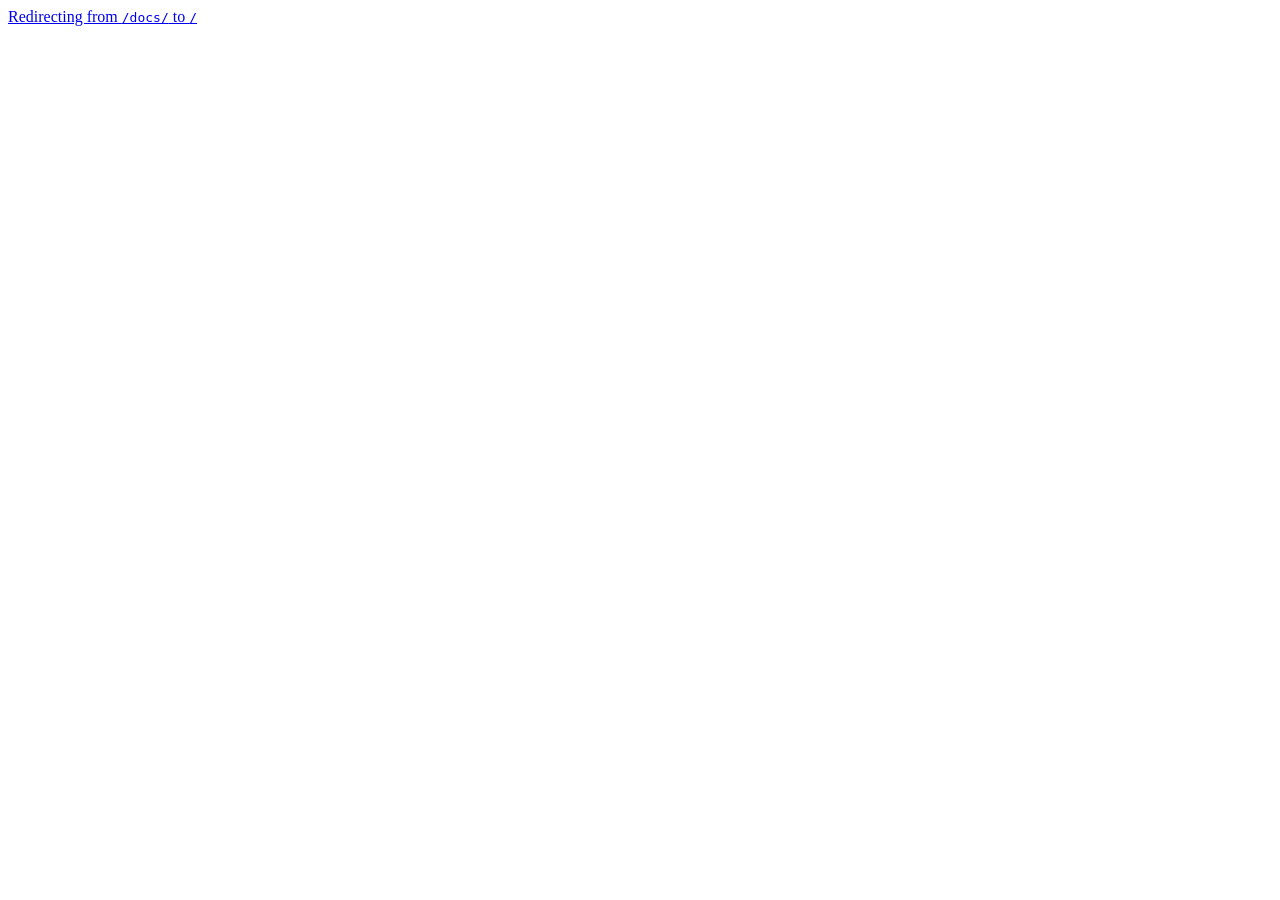
<file: docs/index.html>
<!doctype html><title>Redirecting to: /</title><meta http-equiv="refresh" content="2;url=/"><meta name="robots" content="noindex"><link rel="canonical" href="https://flow.rapidocui.com/"><body>	<a href="/">Redirecting from <code>/docs/</code> to <code>/</code></a></body>
</file>
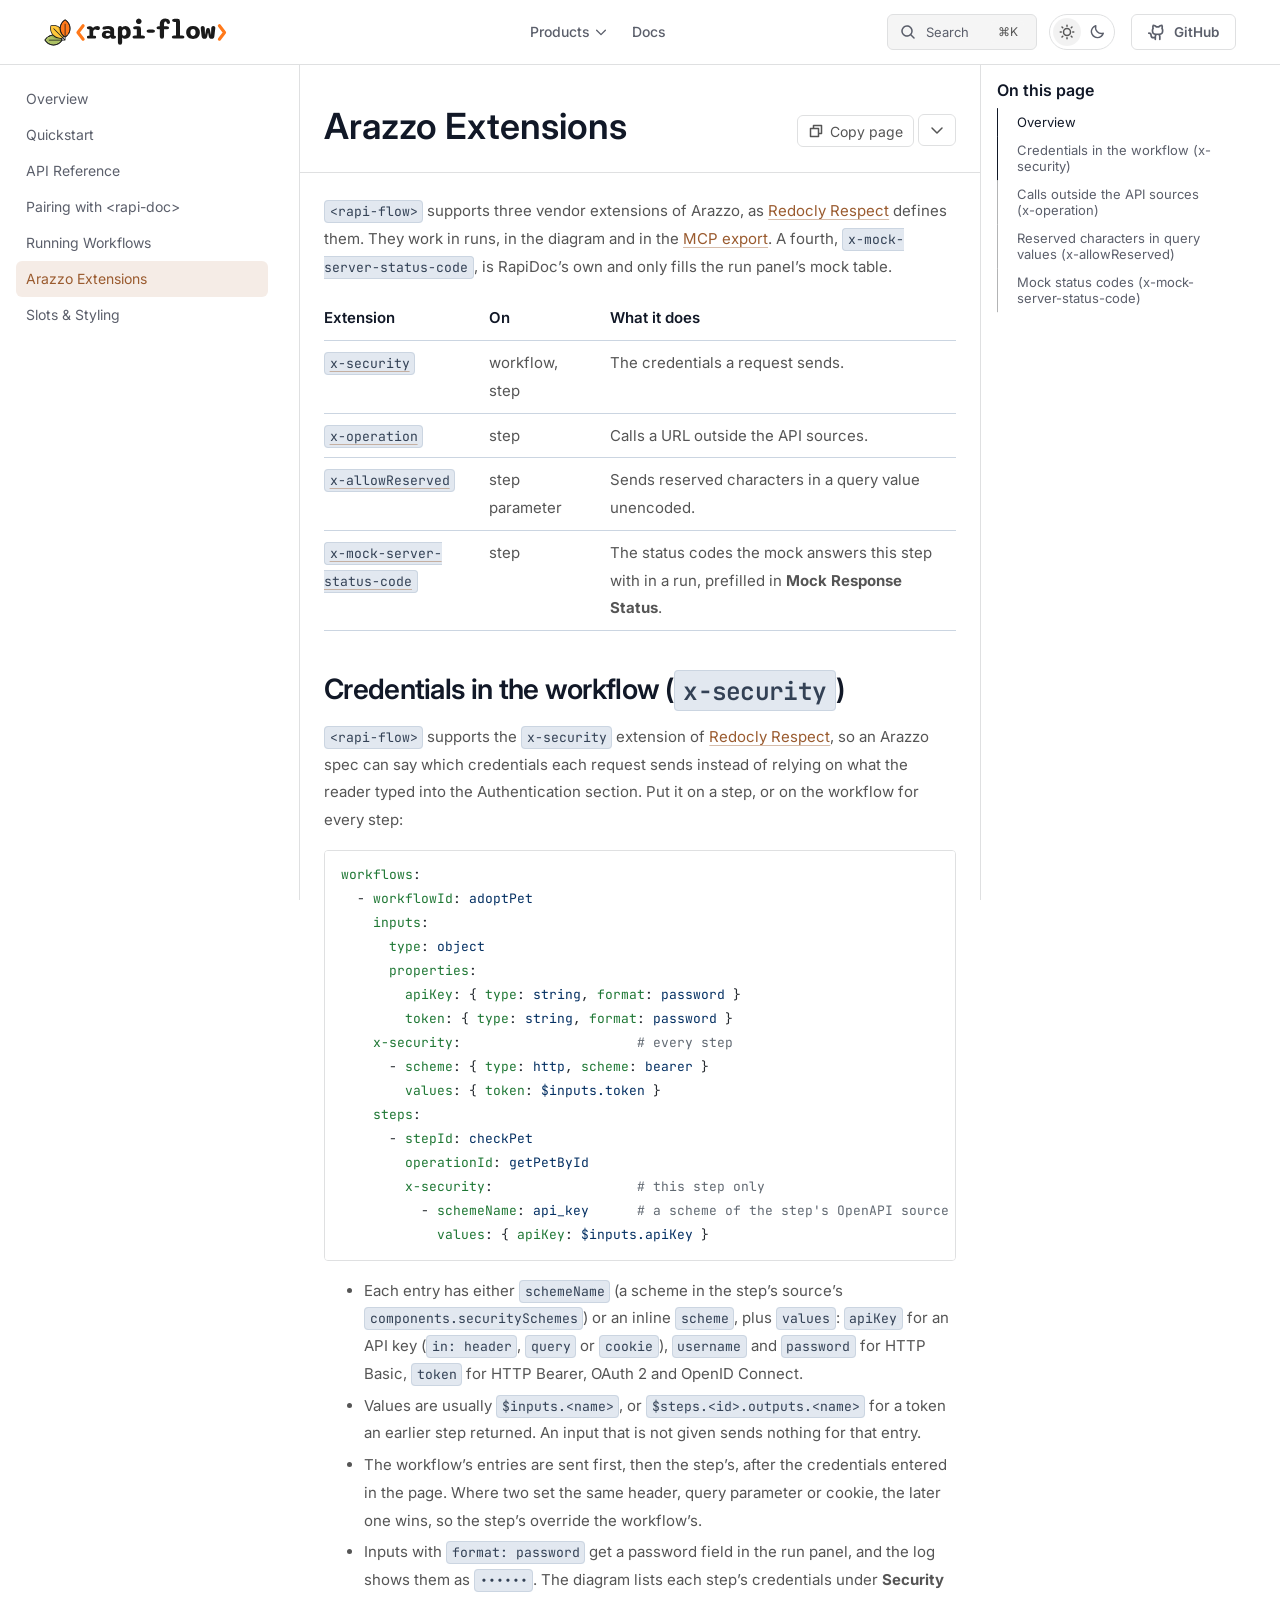
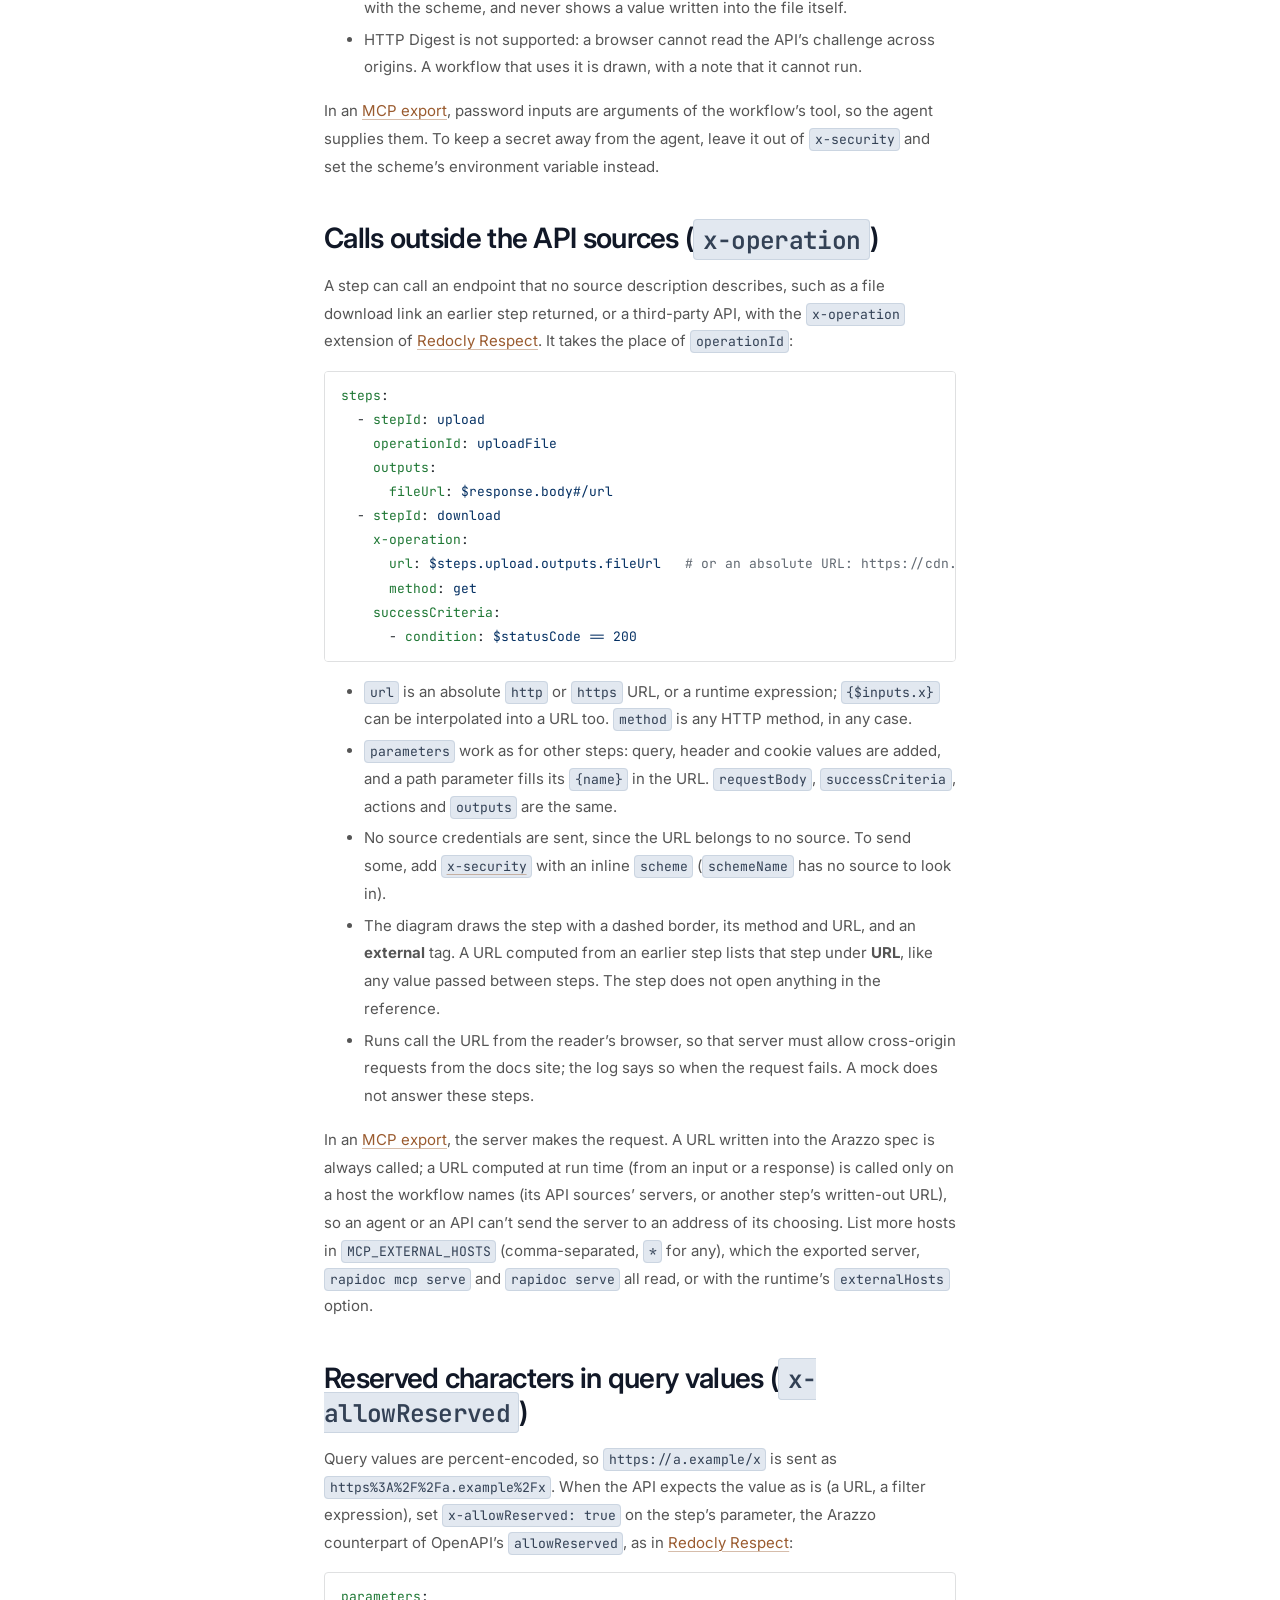
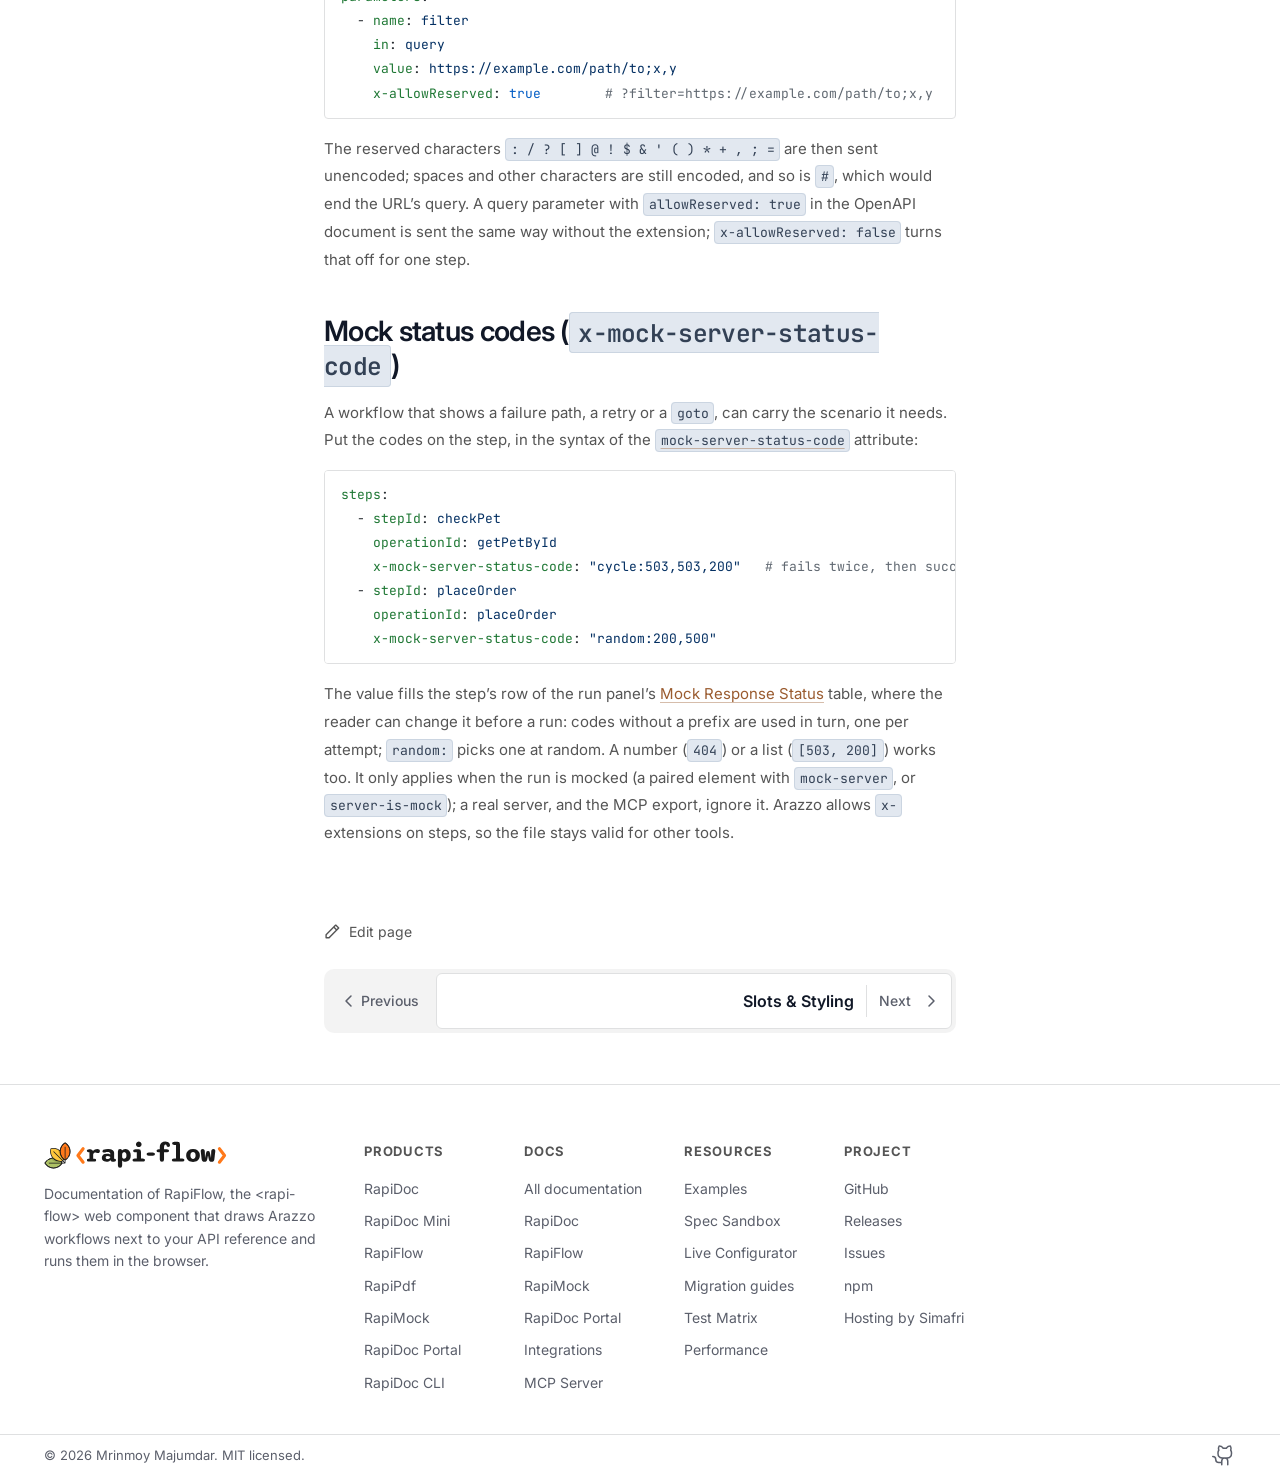
<file: docs/extensions/index.html>
<!DOCTYPE html><html lang="en" dir="ltr" data-theme="dark" data-has-toc data-has-sidebar class="astro-i3ca2ene"><head><meta charset="utf-8"/><meta name="viewport" content="width=device-width, initial-scale=1"/><title>Arazzo Extensions | RapiFlow</title><link rel="canonical" href="https://flow.rapidocui.com/docs/extensions/"/><link rel="sitemap" href="/sitemap-index.xml"/><link rel="preconnect" href="https://fonts.googleapis.com"/><link rel="preconnect" href="https://fonts.gstatic.com" crossorigin/><link rel="stylesheet" href="https://fonts.googleapis.com/css2?family=Inter:wght@400;500;600;700&amp;display=swap"/><link rel="stylesheet" href="https://fonts.googleapis.com/css2?family=JetBrains+Mono:wght@400;500;600;700&amp;display=swap"/><script async src="https://www.googletagmanager.com/gtag/js?id=G-M9TPKERDJ6"></script><script>window.dataLayer = window.dataLayer || [];
function gtag(){dataLayer.push(arguments);}
gtag('js', new Date());
gtag('config', 'G-M9TPKERDJ6', { content_group: 'Flow' });
</script><link rel="shortcut icon" href="/rapidoc-leaves.svg" type="image/svg+xml"/><meta property="og:title" content="Arazzo Extensions"/><meta property="og:type" content="article"/><meta property="og:url" content="https://flow.rapidocui.com/docs/extensions/"/><meta property="og:locale" content="en"/><meta property="og:description" content="The Arazzo vendor extensions <rapi-flow> supports - x-security, x-operation and x-allowReserved as Redocly Respect defines them, and its own x-mock-server-status-code."/><meta property="og:site_name" content="RapiFlow"/><meta name="twitter:card" content="summary_large_image"/><meta name="description" content="The Arazzo vendor extensions <rapi-flow> supports - x-security, x-operation and x-allowReserved as Redocly Respect defines them, and its own x-mock-server-status-code."/><script>(() => {
  let stored = null;
  try { stored = localStorage.getItem('starlight-theme'); } catch {}
  const fallback = "auto" === 'auto' ? (matchMedia('(prefers-color-scheme: light)').matches ? 'light' : 'dark') : "auto";
  const theme = stored === 'light' || stored === 'dark' ? stored : fallback;
  document.documentElement.dataset.theme = theme;
  return { stored, theme };
})();
window.StarlightThemeProvider = { updatePickers() {} };</script><link rel="stylesheet" href="/_rapidoc/assets/print.C9eyqPGL.css" media="print"><link rel="stylesheet" href="/_rapidoc/assets/page-head.84U68Us5.css"><link rel="stylesheet" href="/_rapidoc/assets/index.DZRAUxwG.css"><style>@layer starlight.components{.card-grid:where(.astro-w3q4g72i){grid-template-columns:100%;gap:1rem;display:grid}.card-grid:where(.astro-w3q4g72i)>*{margin-top:0!important}@media (width>=50rem){.card-grid:where(.astro-w3q4g72i){grid-template-columns:1fr 1fr;gap:1.5rem}.stagger:where(.astro-w3q4g72i){--stagger-height:5rem;padding-bottom:var(--stagger-height)}.stagger:where(.astro-w3q4g72i)>:nth-child(2n){transform:translateY(var(--stagger-height))}}.sl-link-card:where(.astro-coybbbgh){border:1px solid var(--sl-color-gray-5);box-shadow:var(--sl-shadow-sm);border-radius:.5rem;grid-template-columns:1fr auto;gap:.5rem;padding:1rem;display:grid;position:relative}a:where(.astro-coybbbgh){line-height:var(--sl-line-height-headings);text-decoration:none}a:where(.astro-coybbbgh):before{content:"";position:absolute;inset:0}.stack:where(.astro-coybbbgh){flex-direction:column;gap:.5rem}.title:where(.astro-coybbbgh){color:var(--sl-color-white);font-weight:600;font-size:var(--sl-text-lg)}.description:where(.astro-coybbbgh){color:var(--sl-color-gray-3);line-height:1.5}.icon:where(.astro-coybbbgh){color:var(--sl-color-gray-3)}.sl-link-card:where(.astro-coybbbgh):hover{background:var(--sl-color-gray-7,var(--sl-color-gray-6));border-color:var(--sl-color-gray-2)}.sl-link-card:where(.astro-coybbbgh):hover .icon:where(.astro-coybbbgh){color:var(--sl-color-white)}}
@layer starlight.components{svg:where(.astro-hxdjxph4){color:var(--sl-icon-color);font-size:var(--sl-icon-size,1em);width:1em;height:1em;overflow:visible}}
.portal-sidebar-tabs,.portal-sidebar-tabs-select{display:none}@media (width>=50rem){.portal-sidebar-tabs{border-bottom:1px solid var(--portal-border);flex-direction:column;gap:.125rem;margin-bottom:1rem;padding-bottom:1rem;display:flex}.portal-sidebar-tabs-select{z-index:20;margin-bottom:1rem;display:block;position:relative}}.portal-sidebar-tab{border-radius:var(--portal-radius);color:var(--portal-muted);align-items:center;gap:.625rem;padding:.375rem .5rem;font-size:.875rem;font-weight:500;line-height:1.4;text-decoration:none;display:flex}.portal-sidebar-tab:hover{color:var(--portal-fg)}.portal-sidebar-tab[aria-current=page]{color:var(--portal-primary-text);background-color:var(--portal-primary-tint)}.portal-sidebar-tab-icon{display:inline-flex}.portal-sidebar-tab-external{opacity:.6;margin-inline-start:auto}.portal-sidebar-tabs-current{border:1px solid var(--portal-border);border-radius:var(--portal-radius);background-color:var(--portal-card-bg,transparent);color:var(--portal-primary-text);cursor:pointer;align-items:center;gap:.625rem;padding:.5rem .625rem;font-size:.875rem;font-weight:500;list-style:none;display:flex}.portal-sidebar-tabs-current::-webkit-details-marker{display:none}.portal-sidebar-tabs-current:hover,.portal-sidebar-tabs-select[open]>.portal-sidebar-tabs-current{border-color:var(--portal-primary)}.portal-sidebar-tabs-current:focus-visible{outline:2px solid var(--portal-primary);outline-offset:2px}.portal-sidebar-tabs-current-label{text-overflow:ellipsis;white-space:nowrap;flex:1;min-width:0;overflow:hidden}.portal-sidebar-tabs-caret{color:var(--portal-muted);flex:none}.portal-sidebar-tabs-select .portal-sidebar-tabs-panel{inset-inline:0;z-index:10;border:1px solid var(--portal-border);border-radius:var(--portal-radius);background-color:var(--portal-card-bg,var(--portal-bg));margin:0;padding:.375rem;position:absolute;top:calc(100% + .25rem);box-shadow:0 12px 32px #00000040}
@layer starlight.components{.sl-steps{--bullet-size:calc(var(--sl-line-height) * 1rem);--bullet-margin:.375rem;counter-reset:steps-counter var(--sl-steps-start,0);padding-inline-start:0;list-style:none}.sl-steps>li{counter-increment:steps-counter;padding-inline-start:calc(var(--bullet-size) + 1rem);min-height:calc(var(--bullet-size) + var(--bullet-margin));padding-bottom:1px;position:relative}.sl-steps>li+li{margin-top:0}.sl-steps>li:before{content:counter(steps-counter);top:0;width:var(--bullet-size);height:var(--bullet-size);line-height:var(--bullet-size);font-size:var(--sl-text-xs);text-align:center;color:var(--sl-color-white);background-color:var(--sl-color-gray-6);box-shadow:inset 0 0 0 1px var(--sl-color-gray-5);border-radius:99rem;font-weight:600;position:absolute;inset-inline-start:0}.sl-steps>li:after{--guide-width:1px;content:"";top:calc(var(--bullet-size) + var(--bullet-margin));bottom:var(--bullet-margin);width:var(--guide-width);background-color:var(--sl-color-hairline-light);position:absolute;inset-inline-start:calc((var(--bullet-size) - var(--guide-width)) / 2)}}@layer starlight.content{.sl-steps>li>:first-child{--lh:calc(1em * var(--sl-line-height));--shift-y:calc(.5 * (var(--bullet-size) - var(--lh)));transform:translateY(var(--shift-y));margin-bottom:var(--shift-y)}.sl-steps>li>:first-child:where(h1,h2,h3,h4,h5,h6){--lh:calc(1em * var(--sl-line-height-headings))}@supports (--prop:1lh){.sl-steps>li>:first-child{--lh:1lh}}}
</style><script type="module" src="/_rapidoc/assets/cNngjUgL.js"></script></head><body class="astro-i3ca2ene"><a class="sl-skip-link astro-l3mcwfu7" href="#_top">Skip to content</a><div class="page sl-flex astro-bx4ddj32"><header class="portal-header-root" data-portal-region="header" data-has-sidebar><!-- Row 1: brand, search, links and menus, theme switcher --><div class="portal-navbar" data-portal-region="header-inner"><a href="/" class="portal-brand" aria-label="RapiFlow home"><img src="/rapi-flow-lockup-light.svg" alt="RapiFlow" class="portal-brand-img portal-brand-img-light"><img src="/rapi-flow-lockup-dark.svg" alt="RapiFlow" class="portal-brand-img portal-brand-img-dark"></a><nav class="portal-nav-menu portal-nav-menu-start" aria-label="Main"><div class="portal-dropdown-wrapper"><button type="button" class="portal-nav-button portal-dropdown-trigger" aria-expanded="false" aria-controls="portal-menu-0"><span>Products</span><svg xmlns="http://www.w3.org/2000/svg" viewBox="0 0 256 256" width="16" height="16" fill="currentColor" aria-hidden="true" class="portal-chevron"><path d="M216.49,104.49l-80,80a12,12,0,0,1-17,0l-80-80a12,12,0,0,1,17-17L128,159l71.51-71.52a12,12,0,0,1,17,17Z"/></svg></button><div class="portal-megamenu-panel" id="portal-menu-0"><div class="portal-megamenu-groups"><section class="portal-megamenu-group" aria-labelledby="portal-menu-0-group-0"><h2 class="portal-megamenu-group-title" id="portal-menu-0-group-0">Products</h2><ul class="portal-megamenu-group-list"><li><a href="https://rapidocui.com/rapidoc/" class="portal-megamenu-card" target="_blank" rel="noopener noreferrer"><div class="portal-card-icon-box"><svg xmlns="http://www.w3.org/2000/svg" viewBox="0 0 256 256" width="24" height="24" fill="currentColor" aria-hidden="true"><path d="M208,88H152V32Z" opacity="0.2"/><path d="M181.66,146.34a8,8,0,0,1,0,11.32l-24,24a8,8,0,0,1-11.32-11.32L164.69,152l-18.35-18.34a8,8,0,0,1,11.32-11.32Zm-72-24a8,8,0,0,0-11.32,0l-24,24a8,8,0,0,0,0,11.32l24,24a8,8,0,0,0,11.32-11.32L91.31,152l18.35-18.34A8,8,0,0,0,109.66,122.34ZM216,88V216a16,16,0,0,1-16,16H56a16,16,0,0,1-16-16V40A16,16,0,0,1,56,24h96a8,8,0,0,1,5.66,2.34l56,56A8,8,0,0,1,216,88Zm-56-8h28.69L160,51.31Zm40,136V96H152a8,8,0,0,1-8-8V40H56V216H200Z"/></svg></div><div class="portal-card-body"><div class="portal-card-title-row"><span class="portal-card-title">RapiDoc</span><span class="portal-card-badge">&lt;rapi-doc&gt;</span><svg xmlns="http://www.w3.org/2000/svg" viewBox="0 0 256 256" width="16" height="16" fill="currentColor" aria-hidden="true" class="portal-card-external"><path d="M204,64V168a12,12,0,0,1-24,0V93L72.49,200.49a12,12,0,0,1-17-17L163,76H88a12,12,0,0,1,0-24H192A12,12,0,0,1,204,64Z"/></svg></div><p class="portal-card-desc">Interactive API reference from your OpenAPI spec</p></div></a></li><li><a href="https://rapidocui.com/rapidoc-mini/" class="portal-megamenu-card" target="_blank" rel="noopener noreferrer"><div class="portal-card-icon-box"><svg xmlns="http://www.w3.org/2000/svg" viewBox="0 0 256 256" width="24" height="24" fill="currentColor" aria-hidden="true"><path d="M204,168a28,28,0,0,0,12-2.69V208a8,8,0,0,1-8,8H64a8,8,0,0,1-8-8V165.31a28,28,0,1,1,0-50.62V72a8,8,0,0,1,8-8h46.69a28,28,0,1,1,50.61,0H208a8,8,0,0,1,8,8v42.69A28,28,0,1,0,204,168Z" opacity="0.2"/><path d="M220.27,158.54a8,8,0,0,0-7.7-.46,20,20,0,1,1,0-36.16A8,8,0,0,0,224,114.69V72a16,16,0,0,0-16-16H171.78a35.36,35.36,0,0,0,.22-4,36.15,36.15,0,0,0-11.36-26.25,36,36,0,0,0-60.55,23.63,36.56,36.56,0,0,0,.14,6.62H64A16,16,0,0,0,48,72v32.22a35.36,35.36,0,0,0-4-.22,36.12,36.12,0,0,0-26.24,11.36,35.7,35.7,0,0,0-9.69,27,36.08,36.08,0,0,0,33.31,33.6,36.56,36.56,0,0,0,6.62-.14V208a16,16,0,0,0,16,16H208a16,16,0,0,0,16-16V165.31A8,8,0,0,0,220.27,158.54ZM208,208H64V165.31a8,8,0,0,0-11.43-7.23,20,20,0,1,1,0-36.16A8,8,0,0,0,64,114.69V72h46.69a8,8,0,0,0,7.23-11.43,20,20,0,1,1,36.16,0A8,8,0,0,0,161.31,72H208v32.23a35.68,35.68,0,0,0-6.62-.14A36,36,0,0,0,204,176a35.36,35.36,0,0,0,4-.22Z"/></svg></div><div class="portal-card-body"><div class="portal-card-title-row"><span class="portal-card-title">RapiDoc Mini</span><span class="portal-card-badge">&lt;rapi-doc-mini&gt;</span><svg xmlns="http://www.w3.org/2000/svg" viewBox="0 0 256 256" width="16" height="16" fill="currentColor" aria-hidden="true" class="portal-card-external"><path d="M204,64V168a12,12,0,0,1-24,0V93L72.49,200.49a12,12,0,0,1-17-17L163,76H88a12,12,0,0,1,0-24H192A12,12,0,0,1,204,64Z"/></svg></div><p class="portal-card-desc">A few endpoints, with Try, inside a post or guide</p></div></a></li><li><a href="https://rapidocui.com/rapi-flow/" class="portal-megamenu-card" target="_blank" rel="noopener noreferrer"><div class="portal-card-icon-box"><svg xmlns="http://www.w3.org/2000/svg" viewBox="0 0 256 256" width="24" height="24" fill="currentColor" aria-hidden="true"><path d="M224,200a24,24,0,1,1-24-24A24,24,0,0,1,224,200Z" opacity="0.2"/><path d="M200,168a32.06,32.06,0,0,0-31,24H72a32,32,0,0,1,0-64h96a40,40,0,0,0,0-80H72a8,8,0,0,0,0,16h96a24,24,0,0,1,0,48H72a48,48,0,0,0,0,96h97a32,32,0,1,0,31-40Zm0,48a16,16,0,1,1,16-16A16,16,0,0,1,200,216Z"/></svg></div><div class="portal-card-body"><div class="portal-card-title-row"><span class="portal-card-title">RapiFlow</span><span class="portal-card-badge">&lt;rapi-flow&gt;</span><svg xmlns="http://www.w3.org/2000/svg" viewBox="0 0 256 256" width="16" height="16" fill="currentColor" aria-hidden="true" class="portal-card-external"><path d="M204,64V168a12,12,0,0,1-24,0V93L72.49,200.49a12,12,0,0,1-17-17L163,76H88a12,12,0,0,1,0-24H192A12,12,0,0,1,204,64Z"/></svg></div><p class="portal-card-desc">Step through and run Arazzo workflows</p></div></a></li><li><a href="https://rapidocui.com/rapipdf/" class="portal-megamenu-card" target="_blank" rel="noopener noreferrer"><div class="portal-card-icon-box"><svg xmlns="http://www.w3.org/2000/svg" viewBox="0 0 256 256" width="24" height="24" fill="currentColor" aria-hidden="true"><path d="M208,88H152V32Z" opacity="0.2"/><path d="M224,152a8,8,0,0,1-8,8H192v16h16a8,8,0,0,1,0,16H192v16a8,8,0,0,1-16,0V152a8,8,0,0,1,8-8h32A8,8,0,0,1,224,152ZM92,172a28,28,0,0,1-28,28H56v8a8,8,0,0,1-16,0V152a8,8,0,0,1,8-8H64A28,28,0,0,1,92,172Zm-16,0a12,12,0,0,0-12-12H56v24h8A12,12,0,0,0,76,172Zm88,8a36,36,0,0,1-36,36H112a8,8,0,0,1-8-8V152a8,8,0,0,1,8-8h16A36,36,0,0,1,164,180Zm-16,0a20,20,0,0,0-20-20h-8v40h8A20,20,0,0,0,148,180ZM40,112V40A16,16,0,0,1,56,24h96a8,8,0,0,1,5.66,2.34l56,56A8,8,0,0,1,216,88v24a8,8,0,0,1-16,0V96H152a8,8,0,0,1-8-8V40H56v72a8,8,0,0,1-16,0ZM160,80h28.69L160,51.31Z"/></svg></div><div class="portal-card-body"><div class="portal-card-title-row"><span class="portal-card-title">RapiPdf</span><span class="portal-card-badge">&lt;rapi-pdf&gt;</span><svg xmlns="http://www.w3.org/2000/svg" viewBox="0 0 256 256" width="16" height="16" fill="currentColor" aria-hidden="true" class="portal-card-external"><path d="M204,64V168a12,12,0,0,1-24,0V93L72.49,200.49a12,12,0,0,1-17-17L163,76H88a12,12,0,0,1,0-24H192A12,12,0,0,1,204,64Z"/></svg></div><p class="portal-card-desc">Turn an OpenAPI spec into a PDF</p></div></a></li><li><a href="https://rapidocui.com/rapi-mock/" class="portal-megamenu-card" target="_blank" rel="noopener noreferrer"><div class="portal-card-icon-box"><svg xmlns="http://www.w3.org/2000/svg" viewBox="0 0 256 256" width="24" height="24" fill="currentColor" aria-hidden="true"><path d="M216,152v48a8,8,0,0,1-8,8H48a8,8,0,0,1-8-8V152a8,8,0,0,1,8-8H208A8,8,0,0,1,216,152ZM208,48H48a8,8,0,0,0-8,8v48a8,8,0,0,0,8,8H208a8,8,0,0,0,8-8V56A8,8,0,0,0,208,48Z" opacity="0.2"/><path d="M208,136H48a16,16,0,0,0-16,16v48a16,16,0,0,0,16,16H208a16,16,0,0,0,16-16V152A16,16,0,0,0,208,136Zm0,64H48V152H208v48Zm0-160H48A16,16,0,0,0,32,56v48a16,16,0,0,0,16,16H208a16,16,0,0,0,16-16V56A16,16,0,0,0,208,40Zm0,64H48V56H208v48ZM192,80a12,12,0,1,1-12-12A12,12,0,0,1,192,80Zm0,96a12,12,0,1,1-12-12A12,12,0,0,1,192,176Z"/></svg></div><div class="portal-card-body"><div class="portal-card-title-row"><span class="portal-card-title">RapiMock</span><span class="portal-card-badge">rapidoc mock</span><svg xmlns="http://www.w3.org/2000/svg" viewBox="0 0 256 256" width="16" height="16" fill="currentColor" aria-hidden="true" class="portal-card-external"><path d="M204,64V168a12,12,0,0,1-24,0V93L72.49,200.49a12,12,0,0,1-17-17L163,76H88a12,12,0,0,1,0-24H192A12,12,0,0,1,204,64Z"/></svg></div><p class="portal-card-desc">A mock server that validates requests and remembers</p></div></a></li><li><a href="https://rapidocui.com/portal/" class="portal-megamenu-card" target="_blank" rel="noopener noreferrer"><div class="portal-card-icon-box"><svg xmlns="http://www.w3.org/2000/svg" viewBox="0 0 256 256" width="24" height="24" fill="currentColor" aria-hidden="true"><path d="M104,104V208H40a8,8,0,0,1-8-8V104Z" opacity="0.2"/><path d="M216,40H40A16,16,0,0,0,24,56V200a16,16,0,0,0,16,16H216a16,16,0,0,0,16-16V56A16,16,0,0,0,216,40Zm0,16V96H40V56ZM40,112H96v88H40Zm176,88H112V112H216v88Z"/></svg></div><div class="portal-card-body"><div class="portal-card-title-row"><span class="portal-card-title">RapiDoc Portal</span><svg xmlns="http://www.w3.org/2000/svg" viewBox="0 0 256 256" width="16" height="16" fill="currentColor" aria-hidden="true" class="portal-card-external"><path d="M204,64V168a12,12,0,0,1-24,0V93L72.49,200.49a12,12,0,0,1-17-17L163,76H88a12,12,0,0,1,0-24H192A12,12,0,0,1,204,64Z"/></svg></div><p class="portal-card-desc">API references and guides as one site, with search and SSO</p></div></a></li></ul></section><section class="portal-megamenu-group" aria-labelledby="portal-menu-0-group-1"><h2 class="portal-megamenu-group-title" id="portal-menu-0-group-1">Tools</h2><ul class="portal-megamenu-group-list"><li><a href="https://rapidocui.com/cli/" class="portal-megamenu-card" target="_blank" rel="noopener noreferrer"><div class="portal-card-icon-box"><svg xmlns="http://www.w3.org/2000/svg" viewBox="0 0 256 256" width="24" height="24" fill="currentColor" aria-hidden="true"><path d="M216,80V192H40V64H200A16,16,0,0,1,216,80Z" opacity="0.2"/><path d="M117.31,134l-72,64a8,8,0,1,1-10.63-12L100,128,34.69,70A8,8,0,1,1,45.32,58l72,64a8,8,0,0,1,0,12ZM216,184H120a8,8,0,0,0,0,16h96a8,8,0,0,0,0-16Z"/></svg></div><div class="portal-card-body"><div class="portal-card-title-row"><span class="portal-card-title">RapiDoc CLI</span><span class="portal-card-badge">rapidoc</span><svg xmlns="http://www.w3.org/2000/svg" viewBox="0 0 256 256" width="16" height="16" fill="currentColor" aria-hidden="true" class="portal-card-external"><path d="M204,64V168a12,12,0,0,1-24,0V93L72.49,200.49a12,12,0,0,1-17-17L163,76H88a12,12,0,0,1,0-24H192A12,12,0,0,1,204,64Z"/></svg></div><p class="portal-card-desc">Preview, validate, lint, bundle and export OpenAPI specs</p></div></a></li><li><a href="https://rapidocui.com/docs/mcp/" class="portal-megamenu-card" target="_blank" rel="noopener noreferrer"><div class="portal-card-icon-box"><svg xmlns="http://www.w3.org/2000/svg" viewBox="0 0 256 256" width="24" height="24" fill="currentColor" aria-hidden="true"><path d="M200,56H56A24,24,0,0,0,32,80V192a24,24,0,0,0,24,24H200a24,24,0,0,0,24-24V80A24,24,0,0,0,200,56ZM164,184H92a20,20,0,0,1,0-40h72a20,20,0,0,1,0,40Z" opacity="0.2"/><path d="M200,48H136V16a8,8,0,0,0-16,0V48H56A32,32,0,0,0,24,80V192a32,32,0,0,0,32,32H200a32,32,0,0,0,32-32V80A32,32,0,0,0,200,48Zm16,144a16,16,0,0,1-16,16H56a16,16,0,0,1-16-16V80A16,16,0,0,1,56,64H200a16,16,0,0,1,16,16ZM72,108a12,12,0,1,1,12,12A12,12,0,0,1,72,108Zm88,0a12,12,0,1,1,12,12A12,12,0,0,1,160,108Zm4,28H92a28,28,0,0,0,0,56h72a28,28,0,0,0,0-56Zm-24,16v24H116V152ZM80,164a12,12,0,0,1,12-12h8v24H92A12,12,0,0,1,80,164Zm84,12h-8V152h8a12,12,0,0,1,0,24Z"/></svg></div><div class="portal-card-body"><div class="portal-card-title-row"><span class="portal-card-title">MCP Server</span><svg xmlns="http://www.w3.org/2000/svg" viewBox="0 0 256 256" width="16" height="16" fill="currentColor" aria-hidden="true" class="portal-card-external"><path d="M204,64V168a12,12,0,0,1-24,0V93L72.49,200.49a12,12,0,0,1-17-17L163,76H88a12,12,0,0,1,0-24H192A12,12,0,0,1,204,64Z"/></svg></div><p class="portal-card-desc">Turn your API into tools for AI agents</p></div></a></li><li><a href="https://rapidocui.com/docs/prerender/" class="portal-megamenu-card" target="_blank" rel="noopener noreferrer"><div class="portal-card-icon-box"><svg xmlns="http://www.w3.org/2000/svg" viewBox="0 0 256 256" width="24" height="24" fill="currentColor" aria-hidden="true"><path d="M96,240l16-80L48,136,160,16,144,96l64,24Z" opacity="0.2"/><path d="M215.79,118.17a8,8,0,0,0-5-5.66L153.18,90.9l14.66-73.33a8,8,0,0,0-13.69-7l-112,120a8,8,0,0,0,3,13l57.63,21.61L88.16,238.43a8,8,0,0,0,13.69,7l112-120A8,8,0,0,0,215.79,118.17ZM109.37,214l10.47-52.38a8,8,0,0,0-5-9.06L62,132.71l84.62-90.66L136.16,94.43a8,8,0,0,0,5,9.06l52.8,19.8Z"/></svg></div><div class="portal-card-body"><div class="portal-card-title-row"><span class="portal-card-title">Pre-rendering</span><svg xmlns="http://www.w3.org/2000/svg" viewBox="0 0 256 256" width="16" height="16" fill="currentColor" aria-hidden="true" class="portal-card-external"><path d="M204,64V168a12,12,0,0,1-24,0V93L72.49,200.49a12,12,0,0,1-17-17L163,76H88a12,12,0,0,1,0-24H192A12,12,0,0,1,204,64Z"/></svg></div><p class="portal-card-desc">Server-rendered HTML for search engines and a fast first paint</p></div></a></li></ul></section><section class="portal-megamenu-group" aria-labelledby="portal-menu-0-group-2"><h2 class="portal-megamenu-group-title" id="portal-menu-0-group-2">Integrations</h2><ul class="portal-megamenu-group-list"><li><a href="https://rapidocui.com/integrations/" class="portal-megamenu-card portal-megamenu-card-compact" target="_blank" rel="noopener noreferrer"><div class="portal-card-body"><div class="portal-card-title-row"><span class="portal-card-title">All integrations</span><svg xmlns="http://www.w3.org/2000/svg" viewBox="0 0 256 256" width="16" height="16" fill="currentColor" aria-hidden="true" class="portal-card-external"><path d="M204,64V168a12,12,0,0,1-24,0V93L72.49,200.49a12,12,0,0,1-17-17L163,76H88a12,12,0,0,1,0-24H192A12,12,0,0,1,204,64Z"/></svg></div></div></a></li><li><a href="https://rapidocui.com/docs/integrations/front-end/" class="portal-megamenu-card portal-megamenu-card-compact" target="_blank" rel="noopener noreferrer"><div class="portal-card-body"><div class="portal-card-title-row"><span class="portal-card-title">React, Vue, Angular, Svelte</span><svg xmlns="http://www.w3.org/2000/svg" viewBox="0 0 256 256" width="16" height="16" fill="currentColor" aria-hidden="true" class="portal-card-external"><path d="M204,64V168a12,12,0,0,1-24,0V93L72.49,200.49a12,12,0,0,1-17-17L163,76H88a12,12,0,0,1,0-24H192A12,12,0,0,1,204,64Z"/></svg></div></div></a></li><li><a href="https://rapidocui.com/docs/integrations/node/" class="portal-megamenu-card portal-megamenu-card-compact" target="_blank" rel="noopener noreferrer"><div class="portal-card-body"><div class="portal-card-title-row"><span class="portal-card-title">Hono, Express, Fastify</span><svg xmlns="http://www.w3.org/2000/svg" viewBox="0 0 256 256" width="16" height="16" fill="currentColor" aria-hidden="true" class="portal-card-external"><path d="M204,64V168a12,12,0,0,1-24,0V93L72.49,200.49a12,12,0,0,1-17-17L163,76H88a12,12,0,0,1,0-24H192A12,12,0,0,1,204,64Z"/></svg></div></div></a></li><li><a href="https://rapidocui.com/docs/integrations/docs-sites/" class="portal-megamenu-card portal-megamenu-card-compact" target="_blank" rel="noopener noreferrer"><div class="portal-card-body"><div class="portal-card-title-row"><span class="portal-card-title">Starlight, VitePress, Docusaurus</span><svg xmlns="http://www.w3.org/2000/svg" viewBox="0 0 256 256" width="16" height="16" fill="currentColor" aria-hidden="true" class="portal-card-external"><path d="M204,64V168a12,12,0,0,1-24,0V93L72.49,200.49a12,12,0,0,1-17-17L163,76H88a12,12,0,0,1,0-24H192A12,12,0,0,1,204,64Z"/></svg></div></div></a></li><li><a href="https://rapidocui.com/docs/integrations/python/" class="portal-megamenu-card portal-megamenu-card-compact" target="_blank" rel="noopener noreferrer"><div class="portal-card-body"><div class="portal-card-title-row"><span class="portal-card-title">Python (FastAPI, Starlette)</span><svg xmlns="http://www.w3.org/2000/svg" viewBox="0 0 256 256" width="16" height="16" fill="currentColor" aria-hidden="true" class="portal-card-external"><path d="M204,64V168a12,12,0,0,1-24,0V93L72.49,200.49a12,12,0,0,1-17-17L163,76H88a12,12,0,0,1,0-24H192A12,12,0,0,1,204,64Z"/></svg></div></div></a></li><li><a href="https://rapidocui.com/docs/integrations/dotnet/" class="portal-megamenu-card portal-megamenu-card-compact" target="_blank" rel="noopener noreferrer"><div class="portal-card-body"><div class="portal-card-title-row"><span class="portal-card-title">.NET (ASP.NET Core)</span><svg xmlns="http://www.w3.org/2000/svg" viewBox="0 0 256 256" width="16" height="16" fill="currentColor" aria-hidden="true" class="portal-card-external"><path d="M204,64V168a12,12,0,0,1-24,0V93L72.49,200.49a12,12,0,0,1-17-17L163,76H88a12,12,0,0,1,0-24H192A12,12,0,0,1,204,64Z"/></svg></div></div></a></li><li><a href="https://rapidocui.com/docs/integrations/go/" class="portal-megamenu-card portal-megamenu-card-compact" target="_blank" rel="noopener noreferrer"><div class="portal-card-body"><div class="portal-card-title-row"><span class="portal-card-title">Go (net/http)</span><svg xmlns="http://www.w3.org/2000/svg" viewBox="0 0 256 256" width="16" height="16" fill="currentColor" aria-hidden="true" class="portal-card-external"><path d="M204,64V168a12,12,0,0,1-24,0V93L72.49,200.49a12,12,0,0,1-17-17L163,76H88a12,12,0,0,1,0-24H192A12,12,0,0,1,204,64Z"/></svg></div></div></a></li><li><a href="https://rapidocui.com/docs/integrations/build-your-own/" class="portal-megamenu-card portal-megamenu-card-compact" target="_blank" rel="noopener noreferrer"><div class="portal-card-body"><div class="portal-card-title-row"><span class="portal-card-title">Build an integration</span><svg xmlns="http://www.w3.org/2000/svg" viewBox="0 0 256 256" width="16" height="16" fill="currentColor" aria-hidden="true" class="portal-card-external"><path d="M204,64V168a12,12,0,0,1-24,0V93L72.49,200.49a12,12,0,0,1-17-17L163,76H88a12,12,0,0,1,0-24H192A12,12,0,0,1,204,64Z"/></svg></div></div></a></li></ul></section></div><div class="portal-megamenu-footer"><a href="https://rapidocui.com/docs/#which-package-do-i-need" class="portal-megamenu-footer-link"><span>Which package do I need?</span><svg xmlns="http://www.w3.org/2000/svg" viewBox="0 0 256 256" width="16" height="16" fill="currentColor" aria-hidden="true"><path d="M224.49,136.49l-72,72a12,12,0,0,1-17-17L187,140H40a12,12,0,0,1,0-24H187L135.51,64.48a12,12,0,0,1,17-17l72,72A12,12,0,0,1,224.49,136.49Z"/></svg></a></div></div></div><a href="https://rapidocui.com/docs/" class="portal-nav-link" target="_blank" rel="noopener noreferrer">Docs</a></nav><button type="button" class="portal-search-trigger" id="portal-search-btn" aria-label="Search ⌘K" aria-keyshortcuts="Meta+K Control+K /"><svg xmlns="http://www.w3.org/2000/svg" viewBox="0 0 256 256" width="16" height="16" fill="currentColor" aria-hidden="true" class="portal-search-icon"><path d="M232.49,215.51,185,168a92.12,92.12,0,1,0-17,17l47.53,47.54a12,12,0,0,0,17-17ZM44,112a68,68,0,1,1,68,68A68.07,68.07,0,0,1,44,112Z"/></svg><span class="portal-search-text">Search</span><kbd class="portal-search-kbd">⌘K</kbd></button><div class="portal-nav-end"><nav class="portal-nav-menu portal-nav-menu-end" aria-label="More"><a href="https://github.com/rapi-doc/RapiDoc" class="portal-nav-link portal-nav-button" target="_blank" rel="noopener noreferrer"><svg xmlns="http://www.w3.org/2000/svg" viewBox="0 0 256 256" width="16" height="16" fill="currentColor" aria-hidden="true" class="portal-nav-link-icon"><path d="M212.62,75.17A63.7,63.7,0,0,0,206.39,26,12,12,0,0,0,196,20a63.71,63.71,0,0,0-50,24H126A63.71,63.71,0,0,0,76,20a12,12,0,0,0-10.39,6,63.7,63.7,0,0,0-6.23,49.17A61.5,61.5,0,0,0,52,104v8a60.1,60.1,0,0,0,45.76,58.28A43.66,43.66,0,0,0,92,192v4H76a20,20,0,0,1-20-20,44.05,44.05,0,0,0-44-44,12,12,0,0,0,0,24,20,20,0,0,1,20,20,44.05,44.05,0,0,0,44,44H92v12a12,12,0,0,0,24,0V192a20,20,0,0,1,40,0v40a12,12,0,0,0,24,0V192a43.66,43.66,0,0,0-5.76-21.72A60.1,60.1,0,0,0,220,112v-8A61.5,61.5,0,0,0,212.62,75.17ZM196,112a36,36,0,0,1-36,36H112a36,36,0,0,1-36-36v-8a37.87,37.87,0,0,1,6.13-20.12,11.65,11.65,0,0,0,1.58-11.49,39.9,39.9,0,0,1-.4-27.72,39.87,39.87,0,0,1,26.41,17.8A12,12,0,0,0,119.82,68h32.35a12,12,0,0,0,10.11-5.53,39.84,39.84,0,0,1,26.41-17.8,39.9,39.9,0,0,1-.4,27.72,12,12,0,0,0,1.61,11.53A37.85,37.85,0,0,1,196,104Z"/></svg>GitHub</a></nav><button type="button" class="portal-theme-btn" id="portal-theme-toggle" aria-label="Dark mode" aria-pressed="false"><span class="portal-theme-option portal-theme-light" aria-hidden="true"><svg xmlns="http://www.w3.org/2000/svg" viewBox="0 0 256 256" width="16" height="16" fill="currentColor" aria-hidden="true"><path d="M116,36V20a12,12,0,0,1,24,0V36a12,12,0,0,1-24,0Zm80,92a68,68,0,1,1-68-68A68.07,68.07,0,0,1,196,128Zm-24,0a44,44,0,1,0-44,44A44.05,44.05,0,0,0,172,128ZM51.51,68.49a12,12,0,1,0,17-17l-12-12a12,12,0,0,0-17,17Zm0,119-12,12a12,12,0,0,0,17,17l12-12a12,12,0,1,0-17-17ZM196,72a12,12,0,0,0,8.49-3.51l12-12a12,12,0,0,0-17-17l-12,12A12,12,0,0,0,196,72Zm8.49,115.51a12,12,0,0,0-17,17l12,12a12,12,0,0,0,17-17ZM48,128a12,12,0,0,0-12-12H20a12,12,0,0,0,0,24H36A12,12,0,0,0,48,128Zm80,80a12,12,0,0,0-12,12v16a12,12,0,0,0,24,0V220A12,12,0,0,0,128,208Zm108-92H220a12,12,0,0,0,0,24h16a12,12,0,0,0,0-24Z"/></svg></span><span class="portal-theme-option portal-theme-dark" aria-hidden="true"><svg xmlns="http://www.w3.org/2000/svg" viewBox="0 0 256 256" width="16" height="16" fill="currentColor" aria-hidden="true"><path d="M236.37,139.4a12,12,0,0,0-12-3A84.07,84.07,0,0,1,119.6,31.59a12,12,0,0,0-15-15A108.86,108.86,0,0,0,49.69,55.07,108,108,0,0,0,136,228a107.09,107.09,0,0,0,64.93-21.69,108.86,108.86,0,0,0,38.44-54.94A12,12,0,0,0,236.37,139.4Zm-49.88,47.74A84,84,0,0,1,68.86,69.51,84.93,84.93,0,0,1,92.27,48.29Q92,52.13,92,56A108.12,108.12,0,0,0,200,164q3.87,0,7.71-.27A84.79,84.79,0,0,1,186.49,187.14Z"/></svg></span></button><button type="button" class="portal-mobile-toggle" id="portal-mobile-menu-btn" aria-label="Menu" aria-expanded="false" aria-controls="portal-mobile-drawer"><svg xmlns="http://www.w3.org/2000/svg" viewBox="0 0 256 256" width="24" height="24" fill="currentColor" aria-hidden="true"><path d="M224,128a8,8,0,0,1-8,8H40a8,8,0,0,1,0-16H216A8,8,0,0,1,224,128ZM40,72H216a8,8,0,0,0,0-16H40a8,8,0,0,0,0,16ZM216,184H40a8,8,0,0,0,0,16H216a8,8,0,0,0,0-16Z"/></svg></button><button type="button" class="portal-mobile-toggle portal-sidebar-toggle" popovertarget="starlight__sidebar" aria-label="Menu"><svg xmlns="http://www.w3.org/2000/svg" viewBox="0 0 256 256" width="24" height="24" fill="currentColor" aria-hidden="true"><path d="M224,128a8,8,0,0,1-8,8H40a8,8,0,0,1,0-16H216A8,8,0,0,1,224,128ZM40,72H216a8,8,0,0,0,0-16H40a8,8,0,0,0,0,16ZM216,184H40a8,8,0,0,0,0,16H216a8,8,0,0,0,0-16Z"/></svg></button></div></div><!-- Row 2: section tabs --><!-- Mobile Drawer --><div class="portal-mobile-drawer" id="portal-mobile-drawer" hidden><div class="portal-mobile-nav"><nav class="portal-mobile-tabs" aria-label="Sections"><a href="/" class="portal-mobile-tab" aria-current="page"><svg xmlns="http://www.w3.org/2000/svg" viewBox="0 0 256 256" width="16" height="16" fill="currentColor" aria-hidden="true"><path d="M208,24H72A32,32,0,0,0,40,56V224a8,8,0,0,0,8,8H192a8,8,0,0,0,0-16H56a16,16,0,0,1,16-16H208a8,8,0,0,0,8-8V32A8,8,0,0,0,208,24Zm-8,160H72a31.82,31.82,0,0,0-16,4.29V56A16,16,0,0,1,72,40H200Z"/></svg><span>Documentation</span></a></nav><div class="portal-mobile-links-group"><div class="portal-mobile-section"><div class="portal-mobile-section-title">Products</div><div class="portal-mobile-links"><a href="https://rapidocui.com/rapidoc/" class="portal-mobile-item" target="_blank" rel="noopener noreferrer"><svg xmlns="http://www.w3.org/2000/svg" viewBox="0 0 256 256" width="16" height="16" fill="currentColor" aria-hidden="true" class="portal-mobile-icon"><path d="M181.66,146.34a8,8,0,0,1,0,11.32l-24,24a8,8,0,0,1-11.32-11.32L164.69,152l-18.35-18.34a8,8,0,0,1,11.32-11.32Zm-72-24a8,8,0,0,0-11.32,0l-24,24a8,8,0,0,0,0,11.32l24,24a8,8,0,0,0,11.32-11.32L91.31,152l18.35-18.34A8,8,0,0,0,109.66,122.34ZM216,88V216a16,16,0,0,1-16,16H56a16,16,0,0,1-16-16V40A16,16,0,0,1,56,24h96a8,8,0,0,1,5.66,2.34l56,56A8,8,0,0,1,216,88Zm-56-8h28.69L160,51.31Zm40,136V96H152a8,8,0,0,1-8-8V40H56V216H200Z"/></svg><span>RapiDoc</span></a><a href="https://rapidocui.com/rapidoc-mini/" class="portal-mobile-item" target="_blank" rel="noopener noreferrer"><svg xmlns="http://www.w3.org/2000/svg" viewBox="0 0 256 256" width="16" height="16" fill="currentColor" aria-hidden="true" class="portal-mobile-icon"><path d="M220.27,158.54a8,8,0,0,0-7.7-.46,20,20,0,1,1,0-36.16A8,8,0,0,0,224,114.69V72a16,16,0,0,0-16-16H171.78a35.36,35.36,0,0,0,.22-4,36.11,36.11,0,0,0-11.36-26.24,36,36,0,0,0-60.55,23.62,36.56,36.56,0,0,0,.14,6.62H64A16,16,0,0,0,48,72v32.22a35.36,35.36,0,0,0-4-.22,36.12,36.12,0,0,0-26.24,11.36,35.7,35.7,0,0,0-9.69,27,36.08,36.08,0,0,0,33.31,33.6,35.68,35.68,0,0,0,6.62-.14V208a16,16,0,0,0,16,16H208a16,16,0,0,0,16-16V165.31A8,8,0,0,0,220.27,158.54ZM208,208H64V165.31a8,8,0,0,0-11.43-7.23,20,20,0,1,1,0-36.16A8,8,0,0,0,64,114.69V72h46.69a8,8,0,0,0,7.23-11.43,20,20,0,1,1,36.16,0A8,8,0,0,0,161.31,72H208v32.23a35.68,35.68,0,0,0-6.62-.14A36,36,0,0,0,204,176a35.36,35.36,0,0,0,4-.22Z"/></svg><span>RapiDoc Mini</span></a><a href="https://rapidocui.com/rapi-flow/" class="portal-mobile-item" target="_blank" rel="noopener noreferrer"><svg xmlns="http://www.w3.org/2000/svg" viewBox="0 0 256 256" width="16" height="16" fill="currentColor" aria-hidden="true" class="portal-mobile-icon"><path d="M200,168a32.06,32.06,0,0,0-31,24H72a32,32,0,0,1,0-64h96a40,40,0,0,0,0-80H72a8,8,0,0,0,0,16h96a24,24,0,0,1,0,48H72a48,48,0,0,0,0,96h97a32,32,0,1,0,31-40Zm0,48a16,16,0,1,1,16-16A16,16,0,0,1,200,216Z"/></svg><span>RapiFlow</span></a><a href="https://rapidocui.com/rapipdf/" class="portal-mobile-item" target="_blank" rel="noopener noreferrer"><svg xmlns="http://www.w3.org/2000/svg" viewBox="0 0 256 256" width="16" height="16" fill="currentColor" aria-hidden="true" class="portal-mobile-icon"><path d="M224,152a8,8,0,0,1-8,8H192v16h16a8,8,0,0,1,0,16H192v16a8,8,0,0,1-16,0V152a8,8,0,0,1,8-8h32A8,8,0,0,1,224,152ZM92,172a28,28,0,0,1-28,28H56v8a8,8,0,0,1-16,0V152a8,8,0,0,1,8-8H64A28,28,0,0,1,92,172Zm-16,0a12,12,0,0,0-12-12H56v24h8A12,12,0,0,0,76,172Zm88,8a36,36,0,0,1-36,36H112a8,8,0,0,1-8-8V152a8,8,0,0,1,8-8h16A36,36,0,0,1,164,180Zm-16,0a20,20,0,0,0-20-20h-8v40h8A20,20,0,0,0,148,180ZM40,112V40A16,16,0,0,1,56,24h96a8,8,0,0,1,5.66,2.34l56,56A8,8,0,0,1,216,88v24a8,8,0,0,1-16,0V96H152a8,8,0,0,1-8-8V40H56v72a8,8,0,0,1-16,0ZM160,80h28.69L160,51.31Z"/></svg><span>RapiPdf</span></a><a href="https://rapidocui.com/rapi-mock/" class="portal-mobile-item" target="_blank" rel="noopener noreferrer"><svg xmlns="http://www.w3.org/2000/svg" viewBox="0 0 256 256" width="16" height="16" fill="currentColor" aria-hidden="true" class="portal-mobile-icon"><path d="M208,136H48a16,16,0,0,0-16,16v48a16,16,0,0,0,16,16H208a16,16,0,0,0,16-16V152A16,16,0,0,0,208,136Zm0,64H48V152H208v48Zm0-160H48A16,16,0,0,0,32,56v48a16,16,0,0,0,16,16H208a16,16,0,0,0,16-16V56A16,16,0,0,0,208,40Zm0,64H48V56H208v48ZM192,80a12,12,0,1,1-12-12A12,12,0,0,1,192,80Zm0,96a12,12,0,1,1-12-12A12,12,0,0,1,192,176Z"/></svg><span>RapiMock</span></a><a href="https://rapidocui.com/portal/" class="portal-mobile-item" target="_blank" rel="noopener noreferrer"><svg xmlns="http://www.w3.org/2000/svg" viewBox="0 0 256 256" width="16" height="16" fill="currentColor" aria-hidden="true" class="portal-mobile-icon"><path d="M216,40H40A16,16,0,0,0,24,56V200a16,16,0,0,0,16,16H216a16,16,0,0,0,16-16V56A16,16,0,0,0,216,40Zm0,16V96H40V56ZM40,112H96v88H40Zm176,88H112V112H216v88Z"/></svg><span>RapiDoc Portal</span></a><a href="https://rapidocui.com/cli/" class="portal-mobile-item" target="_blank" rel="noopener noreferrer"><svg xmlns="http://www.w3.org/2000/svg" viewBox="0 0 256 256" width="16" height="16" fill="currentColor" aria-hidden="true" class="portal-mobile-icon"><path d="M117.31,134l-72,64a8,8,0,1,1-10.63-12L100,128,34.69,70A8,8,0,1,1,45.32,58l72,64a8,8,0,0,1,0,12ZM216,184H120a8,8,0,0,0,0,16h96a8,8,0,0,0,0-16Z"/></svg><span>RapiDoc CLI</span></a><a href="https://rapidocui.com/docs/mcp/" class="portal-mobile-item" target="_blank" rel="noopener noreferrer"><svg xmlns="http://www.w3.org/2000/svg" viewBox="0 0 256 256" width="16" height="16" fill="currentColor" aria-hidden="true" class="portal-mobile-icon"><path d="M200,48H136V16a8,8,0,0,0-16,0V48H56A32,32,0,0,0,24,80V192a32,32,0,0,0,32,32H200a32,32,0,0,0,32-32V80A32,32,0,0,0,200,48Zm16,144a16,16,0,0,1-16,16H56a16,16,0,0,1-16-16V80A16,16,0,0,1,56,64H200a16,16,0,0,1,16,16Zm-52-56H92a28,28,0,0,0,0,56h72a28,28,0,0,0,0-56Zm-24,16v24H116V152ZM80,164a12,12,0,0,1,12-12h8v24H92A12,12,0,0,1,80,164Zm84,12h-8V152h8a12,12,0,0,1,0,24ZM72,108a12,12,0,1,1,12,12A12,12,0,0,1,72,108Zm88,0a12,12,0,1,1,12,12A12,12,0,0,1,160,108Z"/></svg><span>MCP Server</span></a><a href="https://rapidocui.com/docs/prerender/" class="portal-mobile-item" target="_blank" rel="noopener noreferrer"><svg xmlns="http://www.w3.org/2000/svg" viewBox="0 0 256 256" width="16" height="16" fill="currentColor" aria-hidden="true" class="portal-mobile-icon"><path d="M215.79,118.17a8,8,0,0,0-5-5.66L153.18,90.9l14.66-73.33a8,8,0,0,0-13.69-7l-112,120a8,8,0,0,0,3,13l57.63,21.61L88.16,238.43a8,8,0,0,0,13.69,7l112-120A8,8,0,0,0,215.79,118.17ZM109.37,214l10.47-52.38a8,8,0,0,0-5-9.06L62,132.71l84.62-90.66L136.16,94.43a8,8,0,0,0,5,9.06l52.8,19.8Z"/></svg><span>Pre-rendering</span></a><a href="https://rapidocui.com/integrations/" class="portal-mobile-item" target="_blank" rel="noopener noreferrer"><span>All integrations</span></a><a href="https://rapidocui.com/docs/integrations/front-end/" class="portal-mobile-item" target="_blank" rel="noopener noreferrer"><span>React, Vue, Angular, Svelte</span></a><a href="https://rapidocui.com/docs/integrations/node/" class="portal-mobile-item" target="_blank" rel="noopener noreferrer"><span>Hono, Express, Fastify</span></a><a href="https://rapidocui.com/docs/integrations/docs-sites/" class="portal-mobile-item" target="_blank" rel="noopener noreferrer"><span>Starlight, VitePress, Docusaurus</span></a><a href="https://rapidocui.com/docs/integrations/python/" class="portal-mobile-item" target="_blank" rel="noopener noreferrer"><span>Python (FastAPI, Starlette)</span></a><a href="https://rapidocui.com/docs/integrations/dotnet/" class="portal-mobile-item" target="_blank" rel="noopener noreferrer"><span>.NET (ASP.NET Core)</span></a><a href="https://rapidocui.com/docs/integrations/go/" class="portal-mobile-item" target="_blank" rel="noopener noreferrer"><span>Go (net/http)</span></a><a href="https://rapidocui.com/docs/integrations/build-your-own/" class="portal-mobile-item" target="_blank" rel="noopener noreferrer"><span>Build an integration</span></a></div></div><a href="https://rapidocui.com/docs/" class="portal-mobile-direct-link" target="_blank" rel="noopener noreferrer">Docs</a><a href="https://github.com/rapi-doc/RapiDoc" class="portal-mobile-direct-link portal-mobile-button" target="_blank" rel="noopener noreferrer">GitHub</a></div></div></div></header><!-- Full-Text Search Modal (⌘K / Ctrl+K) --><div id="portal-search-modal" data-base="/" class="portal-search-modal-backdrop hidden" role="dialog" aria-modal="true" aria-label="Search Documentation"><div class="portal-search-modal-dialog"><div class="portal-search-modal-header"><span class="portal-search-modal-icon"><svg xmlns="http://www.w3.org/2000/svg" viewBox="0 0 256 256" width="24" height="24" fill="currentColor" aria-hidden="true"><path d="M229.66,218.34l-50.07-50.06a88.11,88.11,0,1,0-11.31,11.31l50.06,50.07a8,8,0,0,0,11.32-11.32ZM40,112a72,72,0,1,1,72,72A72.08,72.08,0,0,1,40,112Z"/></svg></span><input type="search" class="portal-search-modal-input" placeholder="Search documentation, guides, and APIs..." aria-label="Search" autocomplete="off" spellcheck="false"><button class="portal-search-modal-close" aria-label="Close search"><svg xmlns="http://www.w3.org/2000/svg" viewBox="0 0 256 256" width="16" height="16" fill="currentColor" aria-hidden="true"><path d="M208.49,191.51a12,12,0,0,1-17,17L128,145,64.49,208.49a12,12,0,0,1-17-17L111,128,47.51,64.49a12,12,0,0,1,17-17L128,111l63.51-63.52a12,12,0,0,1,17,17L145,128Z"/></svg></button></div><div class="portal-search-modal-filters"><button type="button" class="portal-search-filter-btn active" data-filter="all">All</button><button type="button" class="portal-search-filter-btn" data-filter="doc">Guides & Docs</button><button type="button" class="portal-search-filter-btn" data-filter="api">API Operations</button><button type="button" class="portal-search-filter-btn" data-filter="page">Pages</button></div><div class="portal-search-modal-body"><div class="portal-search-modal-results" role="listbox"></div><div class="portal-search-modal-empty hidden">No results found for "<span class="portal-search-empty-query"></span>"</div><div class="portal-search-modal-hint">Type keywords to search across guides, tutorials, and APIs...</div></div><div class="portal-search-modal-footer"><div class="portal-search-footer-hint"><kbd class="portal-kbd">↑</kbd><kbd class="portal-kbd">↓</kbd> <span>Navigate</span></div><div class="portal-search-footer-hint"><kbd class="portal-kbd">↵</kbd> <span>Select</span></div><div class="portal-search-footer-hint"><kbd class="portal-kbd">ESC</kbd> <span>Close</span></div></div></div></div><script>
  (function () {
    const modal = document.getElementById('portal-search-modal');
    if (!modal) return;

    const input = modal.querySelector('.portal-search-modal-input');
    const closeBtn = modal.querySelector('.portal-search-modal-close');
    const resultsContainer = modal.querySelector('.portal-search-modal-results');
    const emptyState = modal.querySelector('.portal-search-modal-empty');
    const emptyQuerySpan = modal.querySelector('.portal-search-empty-query');
    const hintState = modal.querySelector('.portal-search-modal-hint');
    const filterBtns = modal.querySelectorAll('.portal-search-filter-btn');

    // Paths in the search index are relative to the portal; the portal may be served under a base path.
    const base = (modal.dataset.base || '/').replace(/\/+$/, '');
    const withBase = (url) => (url && url.startsWith('/') && !url.startsWith('//') ? base + url : url);

    let searchRecords = null;
    let isLoading = false;
    let activeFilter = 'all';
    let currentResults = [];
    let selectedIndex = 0;

    async function loadSearchIndex() {
      if (searchRecords || isLoading) return;
      isLoading = true;
      try {
        const candidateUrls = [withBase('/search-index.json')];
        for (const url of candidateUrls) {
          try {
            const res = await fetch(url);
            if (res.ok) {
              const data = await res.json();
              searchRecords = data.records || [];
              showFiltersWithResults();
              break;
            }
          } catch {}
        }
      } catch (err) {
        console.warn('Failed to load search index:', err);
      } finally {
        isLoading = false;
      }
    }

    // A filter is offered only for a kind of result the site has (a portal without APIs has no
    // "API Operations"), and the row only when there is something to choose between.
    function showFiltersWithResults() {
      const kinds = new Set(searchRecords.map((record) => record.type));
      filterBtns.forEach((btn) => {
        const kind = btn.getAttribute('data-filter');
        btn.hidden = kind !== 'all' && !kinds.has(kind);
      });
      const row = modal.querySelector('.portal-search-modal-filters');
      if (row) row.hidden = kinds.size < 2;
    }

    function openModal() {
      modal.classList.remove('hidden');
      document.body.style.overflow = 'hidden';
      loadSearchIndex();
      setTimeout(() => {
        if (input) {
          input.focus();
          if (input.value) {
            performSearch(input.value);
          }
        }
      }, 50);
    }

    function closeModal() {
      modal.classList.add('hidden');
      document.body.style.overflow = '';
      if (input) input.value = '';
      if (resultsContainer) resultsContainer.innerHTML = '';
      if (emptyState) emptyState.classList.add('hidden');
      if (hintState) hintState.classList.remove('hidden');
      selectedIndex = 0;
    }

    // Keyboard trigger: ⌘K or Ctrl+K or / (when not typing in an input)
    document.addEventListener('keydown', (e) => {
      const isCmdK = (e.metaKey || e.ctrlKey) && e.key.toLowerCase() === 'k';
      const isSlash = e.key === '/' && !['INPUT', 'TEXTAREA'].includes(document.activeElement?.tagName);

      if (isCmdK || isSlash) {
        e.preventDefault();
        if (modal.classList.contains('hidden')) {
          openModal();
        } else {
          closeModal();
        }
      } else if (e.key === 'Escape' && !modal.classList.contains('hidden')) {
        e.preventDefault();
        closeModal();
      }
    });

    // Listen for search button click in header
    document.addEventListener('click', (e) => {
      if (e.target.closest('#portal-search-btn, .portal-search-trigger')) {
        e.preventDefault();
        openModal();
      }
    });

    if (closeBtn) closeBtn.addEventListener('click', closeModal);

    modal.addEventListener('click', (e) => {
      if (e.target === modal) closeModal();
    });

    filterBtns.forEach((btn) => {
      btn.addEventListener('click', () => {
        filterBtns.forEach((b) => b.classList.remove('active'));
        btn.classList.add('active');
        activeFilter = btn.getAttribute('data-filter') || 'all';
        if (input && input.value) {
          performSearch(input.value);
        }
      });
    });

    function performSearch(query) {
      const q = query.toLowerCase().trim();
      if (!q) {
        resultsContainer.innerHTML = '';
        emptyState.classList.add('hidden');
        hintState.classList.remove('hidden');
        currentResults = [];
        selectedIndex = 0;
        return;
      }

      hintState.classList.add('hidden');

      if (!searchRecords || !searchRecords.length) {
        resultsContainer.innerHTML = '';
        emptyState.classList.remove('hidden');
        if (emptyQuerySpan) emptyQuerySpan.textContent = query;
        return;
      }

      // Words of the query: a result must have every one of them, in any of its fields
      const tokens = q.split(/\s+/).filter(Boolean);
      // A name written with hyphens is found without them, and the other way round ("rapidoc" and
      // "rapi-doc" find the same things). A field with hyphens is searched in both spellings.
      const foldHyphens = (text) => (text.includes('-') ? text + ' ' + text.replace(/-/g, '') : text);
      const hasWord = (field, word) => {
        if (field.includes(word)) return true;
        const plain = word.replace(/-/g, '');
        return plain !== word && plain.length > 0 && field.includes(plain);
      };
      const scored = [];

      for (const record of searchRecords) {
        if (activeFilter !== 'all' && record.type !== activeFilter) {
          continue;
        }

        const titleLower = foldHyphens((record.title || '').toLowerCase());
        const subtitleLower = foldHyphens((record.subtitle || '').toLowerCase());
        const endpointLower = (record.endpoint || '').toLowerCase();
        const methodLower = (record.method || '').toLowerCase();
        const categoryLower = (record.category || '').toLowerCase();
        const contentLower = foldHyphens((record.content || '').toLowerCase());

        let score = 0;
        let matchesAllTokens = true;

        for (const token of tokens) {
          let tokenMatched = false;
          if (hasWord(titleLower, token)) {
            score += titleLower.startsWith(token) ? 25 : 15;
            tokenMatched = true;
          }
          if (hasWord(endpointLower, token)) {
            score += endpointLower.startsWith(token) ? 20 : 12;
            tokenMatched = true;
          }
          if (hasWord(subtitleLower, token)) {
            score += 10;
            tokenMatched = true;
          }
          if (methodLower === token) {
            score += 15;
            tokenMatched = true;
          }
          if (hasWord(categoryLower, token)) {
            score += 8;
            tokenMatched = true;
          }
          if (hasWord(contentLower, token)) {
            score += 4;
            tokenMatched = true;
          }

          if (!tokenMatched) {
            matchesAllTokens = false;
            break;
          }
        }

        if (matchesAllTokens && score > 0) {
          if (titleLower === q || endpointLower === q) score += 30;
          scored.push({ ...record, score });
        }
      }

      scored.sort((a, b) => b.score - a.score);
      currentResults = scored.slice(0, 15);
      selectedIndex = 0;
      renderResults(currentResults, tokens, query);
    }

    function highlightText(text, tokens) {
      if (!text) return '';
      let escaped = text.replace(/&/g, '&amp;').replace(/</g, '&lt;').replace(/>/g, '&gt;');
      for (const token of tokens) {
        if (!token) continue;
        const re = new RegExp('(' + token.replace(/[.*+?^${}()|[\]\\]/g, '\\$&') + ')', 'gi');
        escaped = escaped.replace(re, '<mark class="portal-search-match">$1</mark>');
      }
      return escaped;
    }

    function renderResults(results, tokens, query) {
      resultsContainer.innerHTML = '';
      if (!results.length) {
        emptyState.classList.remove('hidden');
        if (emptyQuerySpan) emptyQuerySpan.textContent = query;
        return;
      }

      emptyState.classList.add('hidden');

      results.forEach((item, idx) => {
        const link = document.createElement('a');
        link.href = withBase(item.url);
        link.className = 'portal-search-result-item ' + (idx === selectedIndex ? 'selected' : '');
        link.setAttribute('role', 'option');
        link.setAttribute('data-index', idx);

        let badgeHtml = '';
        if (item.type === 'api' && item.method) {
          const methodClass = 'method-' + item.method.toLowerCase();
          badgeHtml = '<span class="portal-search-badge ' + methodClass + '">' + item.method + '</span>';
        } else if (item.type === 'page') {
          badgeHtml = '<span class="portal-search-badge badge-page">PAGE</span>';
        } else {
          badgeHtml = '<span class="portal-search-badge badge-doc">DOC</span>';
        }

        const titleHtml = highlightText(item.title, tokens);
        const endpointHtml = item.endpoint
          ? '<span class="portal-search-result-endpoint">' + highlightText(item.endpoint, tokens) + '</span>'
          : '';
        const snippetHtml = item.content ? highlightText(item.content.slice(0, 140) + '...', tokens) : '';

        link.innerHTML =
          '<div class="portal-search-result-header">' +
          badgeHtml +
          '<span>' + titleHtml + '</span>' +
          endpointHtml +
          '<span class="portal-search-result-category">' + (item.category || '') + '</span>' +
          '</div>' +
          (snippetHtml ? '<div class="portal-search-result-snippet">' + snippetHtml + '</div>' : '');

        link.addEventListener('click', closeModal);
        resultsContainer.appendChild(link);
      });
    }

    function updateSelection(newIdx) {
      const items = resultsContainer.querySelectorAll('.portal-search-result-item');
      if (!items.length) return;
      if (newIdx < 0) newIdx = items.length - 1;
      if (newIdx >= items.length) newIdx = 0;
      selectedIndex = newIdx;
      items.forEach((it, i) => {
        if (i === selectedIndex) {
          it.classList.add('selected');
          it.scrollIntoView({ block: 'nearest' });
        } else {
          it.classList.remove('selected');
        }
      });
    }

    if (input) {
      input.addEventListener('input', (e) => performSearch(e.target.value));
      input.addEventListener('keydown', (e) => {
        if (e.key === 'ArrowDown') {
          e.preventDefault();
          updateSelection(selectedIndex + 1);
        } else if (e.key === 'ArrowUp') {
          e.preventDefault();
          updateSelection(selectedIndex - 1);
        } else if (e.key === 'Enter') {
          e.preventDefault();
          if (currentResults[selectedIndex]) {
            const url = currentResults[selectedIndex].url;
            closeModal();
            window.location.href = withBase(url);
          }
        }
      });
    }
  })();
</script><script>
  document.addEventListener('DOMContentLoaded', () => {
    // 1. Theme switcher: a toggle button, pressed while the dark theme is on
    const themeBtn = document.getElementById('portal-theme-toggle');
    if (themeBtn) {
      const root = document.documentElement;
      const sync = () => themeBtn.setAttribute('aria-pressed', String(root.getAttribute('data-theme') !== 'light'));
      sync();
      themeBtn.addEventListener('click', () => {
        const next = root.getAttribute('data-theme') === 'light' ? 'dark' : 'light';
        root.setAttribute('data-theme', next);
        try {
          localStorage.setItem('starlight-theme', next);
        } catch {}
        sync();
      });
    }

    // 2. Announcement Dismissal
    const closeAnnounce = document.getElementById('portal-announcement-close');
    const announceBar = document.getElementById('portal-announcement');
    if (closeAnnounce && announceBar) {
      // The class hides the bar and sets --portal-banner-height to 0 (portal-theme.css).
      closeAnnounce.addEventListener('click', () => {
        document.documentElement.classList.add('portal-announcement-dismissed');
        // Remembered across reloads and visits until the announcement changes.
        try {
          localStorage.setItem(`portal-announcement-dismissed:${announceBar.dataset.bannerKey}`, '1');
        } catch {}
      });
    }

    // 3. Search Trigger (⌘K)
    const searchBtn = document.getElementById('portal-search-btn');
    if (searchBtn) {
      searchBtn.addEventListener('click', () => {
        const slSearch = document.querySelector('button[data-open-modal]');
        if (slSearch) {
          slSearch.click();
        } else {
          const rapiDoc = document.querySelector('rapi-doc');
          if (rapiDoc && typeof rapiDoc.openSearchDialog === 'function') {
            rapiDoc.openSearchDialog();
          } else {
            window.dispatchEvent(new KeyboardEvent('keydown', { key: 'k', metaKey: true, bubbles: true }));
          }
        }
      });
    }

    // 4. Dropdown menus (WAI-ARIA disclosure navigation): the trigger button toggles its panel, and
    // hovering opens it for the mouse. Keyboard: Enter/Space toggle, ArrowDown opens the menu and moves
    // to the next link, ArrowUp/Home/End move between links, Escape closes the menu and returns to its
    // trigger, and tabbing out closes it. ArrowLeft/ArrowRight move between the top-level items.
    const navMenus = [...document.querySelectorAll('.portal-nav-menu')];
    const wrappers = [...document.querySelectorAll('.portal-dropdown-wrapper')];
    const triggerOf = (wrapper) => wrapper.querySelector('.portal-dropdown-trigger');
    const isOpen = (wrapper) => wrapper.classList.contains('is-open');
    const setOpen = (wrapper, open) => {
      wrapper.classList.toggle('is-open', open);
      triggerOf(wrapper).setAttribute('aria-expanded', String(open));
    };
    const closeAll = (except) => wrappers.forEach((wrapper) => wrapper !== except && setOpen(wrapper, false));

    wrappers.forEach((wrapper) => {
      const trigger = triggerOf(wrapper);
      wrapper.addEventListener('mouseenter', () => closeAll(wrapper));
      trigger.addEventListener('click', () => {
        const open = !isOpen(wrapper);
        closeAll(wrapper);
        setOpen(wrapper, open);
      });
      wrapper.addEventListener('keydown', (e) => {
        const links = [...wrapper.querySelectorAll('.portal-megamenu-panel a')];
        const index = links.indexOf(document.activeElement);
        let next;
        if (e.key === 'Escape') {
          if (!isOpen(wrapper)) return;
          setOpen(wrapper, false);
          trigger.focus();
        } else if (e.key === 'ArrowDown') {
          if (!isOpen(wrapper)) {
            closeAll(wrapper);
            setOpen(wrapper, true);
          }
          next = links[(index + 1) % links.length];
        } else if (index !== -1 && e.key === 'ArrowUp') {
          next = links[(index - 1 + links.length) % links.length];
        } else if (index !== -1 && e.key === 'Home') {
          next = links[0];
        } else if (index !== -1 && e.key === 'End') {
          next = links[links.length - 1];
        } else {
          return;
        }
        e.preventDefault();
        next?.focus();
      });
      wrapper.addEventListener('focusout', (e) => {
        if (!wrapper.contains(e.relatedTarget)) setOpen(wrapper, false);
      });
    });

    navMenus.forEach((navMenu) => {
      navMenu.addEventListener('keydown', (e) => {
        if (e.key !== 'ArrowLeft' && e.key !== 'ArrowRight') return;
        const items = [...navMenu.querySelectorAll(':scope > a, :scope > .portal-dropdown-wrapper > .portal-dropdown-trigger')];
        const index = items.indexOf(document.activeElement);
        if (index === -1) return;
        e.preventDefault();
        items[(index + (e.key === 'ArrowRight' ? 1 : items.length - 1)) % items.length].focus();
      });
      navMenu.addEventListener('mouseleave', () => closeAll());
      navMenu.querySelectorAll(':scope > a').forEach((link) => link.addEventListener('mouseenter', () => closeAll()));
    });
    document.addEventListener('click', (e) => {
      if (!e.target.closest('.portal-dropdown-wrapper')) closeAll();
    });

    // 5. Menu drawer (narrow screens without a sidebar): closes on Escape and when a link is chosen
    const mobileBtn = document.getElementById('portal-mobile-menu-btn');
    const mobileDrawer = document.getElementById('portal-mobile-drawer');
    if (mobileBtn && mobileDrawer) {
      const setDrawer = (open) => {
        mobileDrawer.hidden = !open;
        mobileBtn.setAttribute('aria-expanded', String(open));
      };
      mobileBtn.addEventListener('click', () => setDrawer(mobileDrawer.hidden));
      mobileDrawer.addEventListener('click', (e) => {
        if (e.target.closest('a')) setDrawer(false);
      });
      document.addEventListener('keydown', (e) => {
        if (e.key === 'Escape' && !mobileDrawer.hidden) {
          setDrawer(false);
          mobileBtn.focus();
        }
      });
    }
  });
</script><div class="portal-shell astro-bx4ddj32"><nav class="sidebar print:hidden astro-bx4ddj32" aria-label="Main"><script type="module">var e=class extends HTMLElement{constructor(){super();let e=matchMedia(`(min-width: 50em)`),t=()=>{this.popover=e.matches?null:`auto`};t(),e.addEventListener(`change`,()=>t()),this.addEventListener(`toggle`,e=>this.trapFocus(e.newState===`open`))}trapFocus(e){document.querySelectorAll(`.main-frame, .portal-footer-root, .sl-skip-link`).forEach(t=>{t.toggleAttribute(`inert`,e)})}};customElements.define(`sl-sidebar-pane`,e);</script><script type="module">for(let e of document.querySelectorAll(`[data-portal-sidebar-tabs-select]`))e.addEventListener(`keydown`,t=>{t.key===`Escape`&&e.open&&(e.open=!1,e.querySelector(`summary`)?.focus())}),document.addEventListener(`click`,t=>{e.open&&!e.contains(t.target)&&(e.open=!1)});</script><script type="module">var e=class extends HTMLElement{constructor(){super();let e=this.querySelector(`select`);e&&(e.addEventListener(`change`,e=>{e.currentTarget instanceof HTMLSelectElement&&(window.location.pathname=e.currentTarget.value)}),window.addEventListener(`pageshow`,t=>{if(!t.persisted)return;let n=e.querySelector(`option[selected]`)?.index;n!==e.selectedIndex&&(e.selectedIndex=n??0)}))}};customElements.define(`starlight-lang-select`,e);</script><sl-sidebar-pane popover id="starlight__sidebar" class="sidebar-pane astro-bx4ddj32" data-portal-region="sidebar"><div class="sidebar-content sl-flex astro-bx4ddj32"><div class="portal-sidebar-header-links md:sl-hidden astro-qzwbwvs4"><div class="portal-mobile-nav"><nav class="portal-mobile-tabs" aria-label="Sections"><a href="/" class="portal-mobile-tab" aria-current="page"><svg xmlns="http://www.w3.org/2000/svg" viewBox="0 0 256 256" width="16" height="16" fill="currentColor" aria-hidden="true"><path d="M208,24H72A32,32,0,0,0,40,56V224a8,8,0,0,0,8,8H192a8,8,0,0,0,0-16H56a16,16,0,0,1,16-16H208a8,8,0,0,0,8-8V32A8,8,0,0,0,208,24Zm-8,160H72a31.82,31.82,0,0,0-16,4.29V56A16,16,0,0,1,72,40H200Z"/></svg><span>Documentation</span></a></nav><div class="portal-mobile-links-group"><div class="portal-mobile-section"><div class="portal-mobile-section-title">Products</div><div class="portal-mobile-links"><a href="https://rapidocui.com/rapidoc/" class="portal-mobile-item" target="_blank" rel="noopener noreferrer"><svg xmlns="http://www.w3.org/2000/svg" viewBox="0 0 256 256" width="16" height="16" fill="currentColor" aria-hidden="true" class="portal-mobile-icon"><path d="M181.66,146.34a8,8,0,0,1,0,11.32l-24,24a8,8,0,0,1-11.32-11.32L164.69,152l-18.35-18.34a8,8,0,0,1,11.32-11.32Zm-72-24a8,8,0,0,0-11.32,0l-24,24a8,8,0,0,0,0,11.32l24,24a8,8,0,0,0,11.32-11.32L91.31,152l18.35-18.34A8,8,0,0,0,109.66,122.34ZM216,88V216a16,16,0,0,1-16,16H56a16,16,0,0,1-16-16V40A16,16,0,0,1,56,24h96a8,8,0,0,1,5.66,2.34l56,56A8,8,0,0,1,216,88Zm-56-8h28.69L160,51.31Zm40,136V96H152a8,8,0,0,1-8-8V40H56V216H200Z"/></svg><span>RapiDoc</span></a><a href="https://rapidocui.com/rapidoc-mini/" class="portal-mobile-item" target="_blank" rel="noopener noreferrer"><svg xmlns="http://www.w3.org/2000/svg" viewBox="0 0 256 256" width="16" height="16" fill="currentColor" aria-hidden="true" class="portal-mobile-icon"><path d="M220.27,158.54a8,8,0,0,0-7.7-.46,20,20,0,1,1,0-36.16A8,8,0,0,0,224,114.69V72a16,16,0,0,0-16-16H171.78a35.36,35.36,0,0,0,.22-4,36.11,36.11,0,0,0-11.36-26.24,36,36,0,0,0-60.55,23.62,36.56,36.56,0,0,0,.14,6.62H64A16,16,0,0,0,48,72v32.22a35.36,35.36,0,0,0-4-.22,36.12,36.12,0,0,0-26.24,11.36,35.7,35.7,0,0,0-9.69,27,36.08,36.08,0,0,0,33.31,33.6,35.68,35.68,0,0,0,6.62-.14V208a16,16,0,0,0,16,16H208a16,16,0,0,0,16-16V165.31A8,8,0,0,0,220.27,158.54ZM208,208H64V165.31a8,8,0,0,0-11.43-7.23,20,20,0,1,1,0-36.16A8,8,0,0,0,64,114.69V72h46.69a8,8,0,0,0,7.23-11.43,20,20,0,1,1,36.16,0A8,8,0,0,0,161.31,72H208v32.23a35.68,35.68,0,0,0-6.62-.14A36,36,0,0,0,204,176a35.36,35.36,0,0,0,4-.22Z"/></svg><span>RapiDoc Mini</span></a><a href="https://rapidocui.com/rapi-flow/" class="portal-mobile-item" target="_blank" rel="noopener noreferrer"><svg xmlns="http://www.w3.org/2000/svg" viewBox="0 0 256 256" width="16" height="16" fill="currentColor" aria-hidden="true" class="portal-mobile-icon"><path d="M200,168a32.06,32.06,0,0,0-31,24H72a32,32,0,0,1,0-64h96a40,40,0,0,0,0-80H72a8,8,0,0,0,0,16h96a24,24,0,0,1,0,48H72a48,48,0,0,0,0,96h97a32,32,0,1,0,31-40Zm0,48a16,16,0,1,1,16-16A16,16,0,0,1,200,216Z"/></svg><span>RapiFlow</span></a><a href="https://rapidocui.com/rapipdf/" class="portal-mobile-item" target="_blank" rel="noopener noreferrer"><svg xmlns="http://www.w3.org/2000/svg" viewBox="0 0 256 256" width="16" height="16" fill="currentColor" aria-hidden="true" class="portal-mobile-icon"><path d="M224,152a8,8,0,0,1-8,8H192v16h16a8,8,0,0,1,0,16H192v16a8,8,0,0,1-16,0V152a8,8,0,0,1,8-8h32A8,8,0,0,1,224,152ZM92,172a28,28,0,0,1-28,28H56v8a8,8,0,0,1-16,0V152a8,8,0,0,1,8-8H64A28,28,0,0,1,92,172Zm-16,0a12,12,0,0,0-12-12H56v24h8A12,12,0,0,0,76,172Zm88,8a36,36,0,0,1-36,36H112a8,8,0,0,1-8-8V152a8,8,0,0,1,8-8h16A36,36,0,0,1,164,180Zm-16,0a20,20,0,0,0-20-20h-8v40h8A20,20,0,0,0,148,180ZM40,112V40A16,16,0,0,1,56,24h96a8,8,0,0,1,5.66,2.34l56,56A8,8,0,0,1,216,88v24a8,8,0,0,1-16,0V96H152a8,8,0,0,1-8-8V40H56v72a8,8,0,0,1-16,0ZM160,80h28.69L160,51.31Z"/></svg><span>RapiPdf</span></a><a href="https://rapidocui.com/rapi-mock/" class="portal-mobile-item" target="_blank" rel="noopener noreferrer"><svg xmlns="http://www.w3.org/2000/svg" viewBox="0 0 256 256" width="16" height="16" fill="currentColor" aria-hidden="true" class="portal-mobile-icon"><path d="M208,136H48a16,16,0,0,0-16,16v48a16,16,0,0,0,16,16H208a16,16,0,0,0,16-16V152A16,16,0,0,0,208,136Zm0,64H48V152H208v48Zm0-160H48A16,16,0,0,0,32,56v48a16,16,0,0,0,16,16H208a16,16,0,0,0,16-16V56A16,16,0,0,0,208,40Zm0,64H48V56H208v48ZM192,80a12,12,0,1,1-12-12A12,12,0,0,1,192,80Zm0,96a12,12,0,1,1-12-12A12,12,0,0,1,192,176Z"/></svg><span>RapiMock</span></a><a href="https://rapidocui.com/portal/" class="portal-mobile-item" target="_blank" rel="noopener noreferrer"><svg xmlns="http://www.w3.org/2000/svg" viewBox="0 0 256 256" width="16" height="16" fill="currentColor" aria-hidden="true" class="portal-mobile-icon"><path d="M216,40H40A16,16,0,0,0,24,56V200a16,16,0,0,0,16,16H216a16,16,0,0,0,16-16V56A16,16,0,0,0,216,40Zm0,16V96H40V56ZM40,112H96v88H40Zm176,88H112V112H216v88Z"/></svg><span>RapiDoc Portal</span></a><a href="https://rapidocui.com/cli/" class="portal-mobile-item" target="_blank" rel="noopener noreferrer"><svg xmlns="http://www.w3.org/2000/svg" viewBox="0 0 256 256" width="16" height="16" fill="currentColor" aria-hidden="true" class="portal-mobile-icon"><path d="M117.31,134l-72,64a8,8,0,1,1-10.63-12L100,128,34.69,70A8,8,0,1,1,45.32,58l72,64a8,8,0,0,1,0,12ZM216,184H120a8,8,0,0,0,0,16h96a8,8,0,0,0,0-16Z"/></svg><span>RapiDoc CLI</span></a><a href="https://rapidocui.com/docs/mcp/" class="portal-mobile-item" target="_blank" rel="noopener noreferrer"><svg xmlns="http://www.w3.org/2000/svg" viewBox="0 0 256 256" width="16" height="16" fill="currentColor" aria-hidden="true" class="portal-mobile-icon"><path d="M200,48H136V16a8,8,0,0,0-16,0V48H56A32,32,0,0,0,24,80V192a32,32,0,0,0,32,32H200a32,32,0,0,0,32-32V80A32,32,0,0,0,200,48Zm16,144a16,16,0,0,1-16,16H56a16,16,0,0,1-16-16V80A16,16,0,0,1,56,64H200a16,16,0,0,1,16,16Zm-52-56H92a28,28,0,0,0,0,56h72a28,28,0,0,0,0-56Zm-24,16v24H116V152ZM80,164a12,12,0,0,1,12-12h8v24H92A12,12,0,0,1,80,164Zm84,12h-8V152h8a12,12,0,0,1,0,24ZM72,108a12,12,0,1,1,12,12A12,12,0,0,1,72,108Zm88,0a12,12,0,1,1,12,12A12,12,0,0,1,160,108Z"/></svg><span>MCP Server</span></a><a href="https://rapidocui.com/docs/prerender/" class="portal-mobile-item" target="_blank" rel="noopener noreferrer"><svg xmlns="http://www.w3.org/2000/svg" viewBox="0 0 256 256" width="16" height="16" fill="currentColor" aria-hidden="true" class="portal-mobile-icon"><path d="M215.79,118.17a8,8,0,0,0-5-5.66L153.18,90.9l14.66-73.33a8,8,0,0,0-13.69-7l-112,120a8,8,0,0,0,3,13l57.63,21.61L88.16,238.43a8,8,0,0,0,13.69,7l112-120A8,8,0,0,0,215.79,118.17ZM109.37,214l10.47-52.38a8,8,0,0,0-5-9.06L62,132.71l84.62-90.66L136.16,94.43a8,8,0,0,0,5,9.06l52.8,19.8Z"/></svg><span>Pre-rendering</span></a><a href="https://rapidocui.com/integrations/" class="portal-mobile-item" target="_blank" rel="noopener noreferrer"><span>All integrations</span></a><a href="https://rapidocui.com/docs/integrations/front-end/" class="portal-mobile-item" target="_blank" rel="noopener noreferrer"><span>React, Vue, Angular, Svelte</span></a><a href="https://rapidocui.com/docs/integrations/node/" class="portal-mobile-item" target="_blank" rel="noopener noreferrer"><span>Hono, Express, Fastify</span></a><a href="https://rapidocui.com/docs/integrations/docs-sites/" class="portal-mobile-item" target="_blank" rel="noopener noreferrer"><span>Starlight, VitePress, Docusaurus</span></a><a href="https://rapidocui.com/docs/integrations/python/" class="portal-mobile-item" target="_blank" rel="noopener noreferrer"><span>Python (FastAPI, Starlette)</span></a><a href="https://rapidocui.com/docs/integrations/dotnet/" class="portal-mobile-item" target="_blank" rel="noopener noreferrer"><span>.NET (ASP.NET Core)</span></a><a href="https://rapidocui.com/docs/integrations/go/" class="portal-mobile-item" target="_blank" rel="noopener noreferrer"><span>Go (net/http)</span></a><a href="https://rapidocui.com/docs/integrations/build-your-own/" class="portal-mobile-item" target="_blank" rel="noopener noreferrer"><span>Build an integration</span></a></div></div><a href="https://rapidocui.com/docs/" class="portal-mobile-direct-link" target="_blank" rel="noopener noreferrer">Docs</a><a href="https://github.com/rapi-doc/RapiDoc" class="portal-mobile-direct-link portal-mobile-button" target="_blank" rel="noopener noreferrer">GitHub</a></div></div></div><sl-sidebar-state-persist data-hash="13lfcnz" class="astro-vocgexmu"><script aria-hidden="true">
		(() => {
			try {
				if (!matchMedia('(min-width: 50em)').matches) return;
				/** @type {HTMLElement | null} */
				const target = document.querySelector('sl-sidebar-state-persist');
				const state = JSON.parse(sessionStorage.getItem('sl-sidebar-state') || '0');
				if (!target || !state || target.dataset.hash !== state.hash) return;
				window._starlightScrollRestore = state.scroll;
				customElements.define(
					'sl-sidebar-restore',
					class SidebarRestore extends HTMLElement {
						connectedCallback() {
							try {
								const idx = parseInt(this.dataset.index || '');
								const details = this.closest('details');
								if (details && typeof state.open[idx] === 'boolean') details.open = state.open[idx];
							} catch {}
						}
					}
				);
			} catch {}
		})();
	</script><ul class="portal-sidebar-list depth-0 top-level astro-oas3haj5"><li class="astro-oas3haj5"><a href="/" class="portal-sidebar-row astro-oas3haj5"><span class="portal-sidebar-text astro-oas3haj5">Overview</span></a></li><li class="astro-oas3haj5"><a href="/docs/quickstart/" class="portal-sidebar-row astro-oas3haj5"><span class="portal-sidebar-text astro-oas3haj5">Quickstart</span></a></li><li class="astro-oas3haj5"><a href="/docs/reference/" class="portal-sidebar-row astro-oas3haj5"><span class="portal-sidebar-text astro-oas3haj5">API Reference</span></a></li><li class="astro-oas3haj5"><a href="/docs/pairing/" class="portal-sidebar-row astro-oas3haj5"><span class="portal-sidebar-text astro-oas3haj5">Pairing with &lt;rapi-doc&gt;</span></a></li><li class="astro-oas3haj5"><a href="/docs/running/" class="portal-sidebar-row astro-oas3haj5"><span class="portal-sidebar-text astro-oas3haj5">Running Workflows</span></a></li><li class="astro-oas3haj5"><a href="/docs/extensions/" aria-current="page" class="portal-sidebar-row astro-oas3haj5"><span class="portal-sidebar-text astro-oas3haj5">Arazzo Extensions</span></a></li><li class="astro-oas3haj5"><a href="/docs/styling/" class="portal-sidebar-row astro-oas3haj5"><span class="portal-sidebar-text astro-oas3haj5">Slots &amp; Styling</span></a></li></ul><script aria-hidden="true">
		(() => {
			const scroller = document.getElementById('starlight__sidebar');
			if (!window._starlightScrollRestore || !scroller) return;
			scroller.scrollTop = window._starlightScrollRestore;
			delete window._starlightScrollRestore;
		})();
	</script></sl-sidebar-state-persist><div class="md:sl-hidden astro-qzwbwvs4"><div class="mobile-preferences sl-flex astro-kfb7gml7"><div class="social-icons astro-kfb7gml7"></div></div></div></div></sl-sidebar-pane></nav><div class="main-frame astro-bx4ddj32"><script type="module">var e=document.getElementById(`starlight__sidebar`),t=e?.querySelector(`sl-sidebar-state-persist`),n=`sl-sidebar-state`,r=()=>{let r=[],i=t?.dataset.hash||``;try{let e=sessionStorage.getItem(n),t=JSON.parse(e||`{}`);Array.isArray(t.open)&&t.hash===i&&(r=t.open)}catch{}return{hash:i,open:r,scroll:e?.scrollTop||0}},i=e=>{try{sessionStorage.setItem(n,JSON.stringify(e))}catch{}},a=()=>i(r()),o=(e,t)=>{let n=r();n.open[t]=e,i(n)};t?.addEventListener(`click`,e=>{if(!(e.target instanceof Element))return;let t=e.target.closest(`summary`)?.closest(`details`);if(!t)return;let n=t.querySelector(`sl-sidebar-restore`),r=parseInt(n?.dataset.index||``);isNaN(r)||o(!t.open,r)}),addEventListener(`visibilitychange`,()=>{document.visibilityState===`hidden`&&a()});</script><div class="lg:sl-flex astro-ywyp4mxv"><aside class="right-sidebar-container print:hidden astro-ywyp4mxv"><div class="right-sidebar astro-ywyp4mxv" data-portal-region="toc"><div class="lg:sl-hidden astro-4d77t3pj"><mobile-starlight-toc data-min-h="2" data-max-h="3" class="astro-klcktmrh"><nav aria-labelledby="starlight__on-this-page--mobile" class="astro-klcktmrh"><details id="starlight__mobile-toc" class="astro-klcktmrh"><summary id="starlight__on-this-page--mobile" class="sl-flex astro-klcktmrh"><span class="toggle sl-flex astro-klcktmrh">On this page<svg aria-hidden="true" class="caret astro-klcktmrh astro-hxdjxph4" width="16" height="16" viewBox="0 0 24 24" fill="currentColor" style="--sl-icon-size: 1rem;"><path d="m14.83 11.29-4.24-4.24a1 1 0 1 0-1.42 1.41L12.71 12l-3.54 3.54a1 1 0 0 0 0 1.41 1 1 0 0 0 .71.29 1 1 0 0 0 .71-.29l4.24-4.24a1.002 1.002 0 0 0 0-1.42Z"/></svg></span><span class="display-current astro-klcktmrh"></span></summary><div class="dropdown astro-klcktmrh"><ul class="isMobile astro-ll3qplsu" style="--depth: 0;"><li style="--depth: 0;" class="astro-ll3qplsu"><a href="#_top" style="--depth: 0;" class="astro-ll3qplsu"><span style="--depth: 0;" class="astro-ll3qplsu">Overview</span></a></li><li style="--depth: 0;" class="astro-ll3qplsu"><a href="#credentials-in-the-workflow-x-security" style="--depth: 0;" class="astro-ll3qplsu"><span style="--depth: 0;" class="astro-ll3qplsu">Credentials in the workflow (x-security)</span></a></li><li style="--depth: 0;" class="astro-ll3qplsu"><a href="#calls-outside-the-api-sources-x-operation" style="--depth: 0;" class="astro-ll3qplsu"><span style="--depth: 0;" class="astro-ll3qplsu">Calls outside the API sources (x-operation)</span></a></li><li style="--depth: 0;" class="astro-ll3qplsu"><a href="#reserved-characters-in-query-values-x-allowreserved" style="--depth: 0;" class="astro-ll3qplsu"><span style="--depth: 0;" class="astro-ll3qplsu">Reserved characters in query values (x-allowReserved)</span></a></li><li style="--depth: 0;" class="astro-ll3qplsu"><a href="#mock-status-codes-x-mock-server-status-code" style="--depth: 0;" class="astro-ll3qplsu"><span style="--depth: 0;" class="astro-ll3qplsu">Mock status codes (x-mock-server-status-code)</span></a></li></ul></div></details></nav></mobile-starlight-toc><script type="module" src="/_rapidoc/assets/UvUkdLRp.js"></script></div><div class="right-sidebar-panel sl-hidden lg:sl-block astro-4d77t3pj"><div class="sl-container astro-4d77t3pj"><starlight-toc data-min-h="2" data-max-h="3"><nav aria-labelledby="starlight__on-this-page"><h2 id="starlight__on-this-page">On this page</h2><ul class="astro-ll3qplsu" style="--depth: 0;"><li style="--depth: 0;" class="astro-ll3qplsu"><a href="#_top" style="--depth: 0;" class="astro-ll3qplsu"><span style="--depth: 0;" class="astro-ll3qplsu">Overview</span></a></li><li style="--depth: 0;" class="astro-ll3qplsu"><a href="#credentials-in-the-workflow-x-security" style="--depth: 0;" class="astro-ll3qplsu"><span style="--depth: 0;" class="astro-ll3qplsu">Credentials in the workflow (x-security)</span></a></li><li style="--depth: 0;" class="astro-ll3qplsu"><a href="#calls-outside-the-api-sources-x-operation" style="--depth: 0;" class="astro-ll3qplsu"><span style="--depth: 0;" class="astro-ll3qplsu">Calls outside the API sources (x-operation)</span></a></li><li style="--depth: 0;" class="astro-ll3qplsu"><a href="#reserved-characters-in-query-values-x-allowreserved" style="--depth: 0;" class="astro-ll3qplsu"><span style="--depth: 0;" class="astro-ll3qplsu">Reserved characters in query values (x-allowReserved)</span></a></li><li style="--depth: 0;" class="astro-ll3qplsu"><a href="#mock-status-codes-x-mock-server-status-code" style="--depth: 0;" class="astro-ll3qplsu"><span style="--depth: 0;" class="astro-ll3qplsu">Mock status codes (x-mock-server-status-code)</span></a></li></ul></nav></starlight-toc><script type="module" src="/_rapidoc/assets/BXdiQavN.js"></script><script type="module">var e=`http://www.w3.org/2000/svg`;function t(t){let n=t.querySelector(`:scope > ul`);if(!n)return;let r=document.createElementNS(e,`svg`);r.setAttribute(`aria-hidden`,`true`),r.classList.add(`portal-toc-rail`);let i=document.createElementNS(e,`path`),a=document.createElementNS(e,`path`);i.classList.add(`track`),a.classList.add(`marker`),r.append(i,a),t.append(r);let o=[...n.querySelectorAll(`a`)],s=o.map(e=>document.getElementById(decodeURIComponent(e.hash.slice(1)))),c=document.querySelector(`.sl-markdown-content`),l=[],u=e=>{let t=0;for(let r=e.parentElement?.parentElement;r&&r!==n;r=r.parentElement)r.tagName===`UL`&&t++;return t},d=()=>{let e=t.getBoundingClientRect();if(!e.height)return;let n=.75*parseFloat(getComputedStyle(document.documentElement).fontSize),r=``,s;l=o.map(t=>{let i=t.getBoundingClientRect(),a=n*u(t)+.5,o=i.top-e.top,c=i.bottom-e.top;s===void 0&&(r=`M${a} ${o}`);let l=f(r);if(s!==void 0&&s!==a){let e=o+n/2;r+=`L${s} ${o}C${s} ${e} ${a} ${e} ${a} ${o+n}`}return r+=`L${a} ${c}`,s=a,{start:l,end:f(r)}}),i.setAttribute(`d`,r),a.setAttribute(`d`,r),m()},f=e=>(a.setAttribute(`d`,e),a.getTotalLength()),p=()=>{let e=document.querySelector(`header`)?.getBoundingClientRect().bottom??0,t=s.map(e=>e?.getBoundingClientRect().top??NaN),n=c?.getBoundingClientRect().bottom??1/0,r=t.flatMap((r,i)=>{let a=t.slice(i+1).find(e=>!Number.isNaN(e))??n;return r<innerHeight&&a>e?[i]:[]});if(r.length)return[r[0],r.at(-1)];let i=o.findIndex(e=>e.getAttribute(`aria-current`)===`true`);return i<0?[]:[i,i]},m=()=>{let[e,t]=p(),n=l.at(-1)?.end??0,r=l[e]?.start,i=l[t]?.end;a.style.strokeDasharray=r===void 0||i===void 0?`0 ${n} 0 ${n}`:`0 ${r} ${i-r} ${n}`};d(),new ResizeObserver(d).observe(n),new MutationObserver(m).observe(n,{subtree:!0,attributeFilter:[`aria-current`]});let h=0;addEventListener(`scroll`,()=>h||=requestAnimationFrame(()=>(h=0,m())),{passive:!0}),requestAnimationFrame(()=>requestAnimationFrame(()=>r.classList.add(`ready`)))}document.querySelectorAll(`starlight-toc nav`).forEach(t);</script></div></div></div></aside><div class="main-pane astro-ywyp4mxv"><main data-pagefind-body class="astro-i3ca2ene" lang="en" dir="ltr"><div class="content-panel astro-5binkg73"><div class="sl-container astro-5binkg73"><div class="portal-page-title astro-bqzvpml3"><h1 id="_top" class="astro-pyylglup">Arazzo Extensions</h1><div class="portal-page-actions not-content astro-bqzvpml3" data-markdown-url="/docs/extensions.md"><button type="button" class="portal-page-action astro-bqzvpml3" data-portal-copy-page><svg xmlns="http://www.w3.org/2000/svg" viewBox="0 0 256 256" width="16" height="16" fill="currentColor" aria-hidden="true" class="astro-bqzvpml3"><path d="M216,28H88A12,12,0,0,0,76,40V76H40A12,12,0,0,0,28,88V216a12,12,0,0,0,12,12H168a12,12,0,0,0,12-12V180h36a12,12,0,0,0,12-12V40A12,12,0,0,0,216,28ZM156,204H52V100H156Zm48-48H180V88a12,12,0,0,0-12-12H100V52H204Z"/></svg><span data-portal-copy-label class="astro-bqzvpml3">Copy page</span></button><div class="portal-page-actions-menu astro-bqzvpml3"><button type="button" class="portal-page-action astro-bqzvpml3" aria-expanded="false" aria-controls="portal-page-actions-panel" aria-label="More page actions"><svg xmlns="http://www.w3.org/2000/svg" viewBox="0 0 256 256" width="16" height="16" fill="currentColor" aria-hidden="true" class="astro-bqzvpml3"><path d="M216.49,104.49l-80,80a12,12,0,0,1-17,0l-80-80a12,12,0,0,1,17-17L128,159l71.51-71.52a12,12,0,0,1,17,17Z"/></svg></button><ul id="portal-page-actions-panel" class="portal-page-actions-panel astro-bqzvpml3" hidden><li class="astro-bqzvpml3"><a href="/docs/extensions.md" target="_blank" rel="noopener noreferrer" class="astro-bqzvpml3"><svg xmlns="http://www.w3.org/2000/svg" viewBox="0 0 256 256" width="16" height="16" fill="currentColor" aria-hidden="true" class="astro-bqzvpml3"><path d="M232,44H24A20,20,0,0,0,4,64V192a20,20,0,0,0,20,20H232a20,20,0,0,0,20-20V64A20,20,0,0,0,232,44Zm-4,144H28V68H228ZM48,148V108a12,12,0,0,1,20.49-8.49L88,119l19.51-19.52A12,12,0,0,1,128,108v40a12,12,0,0,1-24,0V137l-7.51,7.52a12,12,0,0,1-17,0L72,137v11a12,12,0,0,1-24,0Zm98.63-23.5a12,12,0,0,1,16.87-1.87l.5.4V108a12,12,0,0,1,24,0v15l.5-.4a12,12,0,0,1,15,18.74l-20,16a12,12,0,0,1-15,0l-20-16A12,12,0,0,1,146.63,124.5Z"/></svg>View as Markdown</a></li><li class="astro-bqzvpml3"><a href="/docs/extensions.md" data-assistant="https://chatgpt.com/?q=" target="_blank" rel="noopener noreferrer" class="astro-bqzvpml3"><svg xmlns="http://www.w3.org/2000/svg" viewBox="0 0 256 256" width="16" height="16" fill="currentColor" aria-hidden="true" class="astro-bqzvpml3"><path d="M228.88,113.61A60,60,0,0,0,166,33.42,60,60,0,0,0,65.1,47.83a60,60,0,0,0-38,94.56A60.08,60.08,0,0,0,83.6,223a57.83,57.83,0,0,0,6.45-.36A60,60,0,0,0,190.9,208.17a60,60,0,0,0,38-94.56ZM181.81,58.3a36,36,0,0,1,26.58,37.6L170,73.73a12,12,0,0,0-12,0L120,95.67V81.81L154.5,61.9A35.74,35.74,0,0,1,181.81,58.3ZM136,123.38v9.24l-8,4.62-8-4.62v-9.24l8-4.62ZM84,72a36,36,0,0,1,56.39-29.67L102,64.49a12,12,0,0,0-6,10.39v43.88l-12-6.93ZM44.33,88.93A35.81,35.81,0,0,1,60,74.43v44.33a12,12,0,0,0,6,10.4l38,21.93L92,158,57.5,138.1A36,36,0,0,1,44.33,88.93ZM74.19,197.7a36,36,0,0,1-26.58-37.6L86,182.27a12,12,0,0,0,12,0l38-21.94v13.86L101.5,194.1A35.74,35.74,0,0,1,74.19,197.7ZM172,184a36,36,0,0,1-56.39,29.67L154,191.51a12,12,0,0,0,6-10.39V137.24l12,6.93Zm39.67-16.93A35.81,35.81,0,0,1,196,181.57V137.24a12,12,0,0,0-6-10.4l-38-21.93L164,98l34.5,19.92A36,36,0,0,1,211.67,167.07Z"/></svg>Open in ChatGPT</a></li><li class="astro-bqzvpml3"><a href="/docs/extensions.md" data-assistant="https://claude.ai/new?q=" target="_blank" rel="noopener noreferrer" class="astro-bqzvpml3"><svg xmlns="http://www.w3.org/2000/svg" viewBox="0 0 256 256" width="16" height="16" fill="currentColor" aria-hidden="true" class="astro-bqzvpml3"><path d="M199,125.31l-49.88-18.39L130.69,57a19.92,19.92,0,0,0-37.38,0L74.92,106.92,25,125.31a19.92,19.92,0,0,0,0,37.38l49.88,18.39L93.31,231a19.92,19.92,0,0,0,37.38,0l18.39-49.88L199,162.69a19.92,19.92,0,0,0,0-37.38Zm-63.38,35.16a12,12,0,0,0-7.11,7.11L112,212.28l-16.47-44.7a12,12,0,0,0-7.11-7.11L43.72,144l44.7-16.47a12,12,0,0,0,7.11-7.11L112,75.72l16.47,44.7a12,12,0,0,0,7.11,7.11L180.28,144ZM140,40a12,12,0,0,1,12-12h12V16a12,12,0,0,1,24,0V28h12a12,12,0,0,1,0,24H188V64a12,12,0,0,1-24,0V52H152A12,12,0,0,1,140,40ZM252,88a12,12,0,0,1-12,12h-4v4a12,12,0,0,1-24,0v-4h-4a12,12,0,0,1,0-24h4V72a12,12,0,0,1,24,0v4h4A12,12,0,0,1,252,88Z"/></svg>Open in Claude</a></li></ul></div><span class="sr-only astro-bqzvpml3" aria-live="polite" data-portal-copy-status></span></div></div><script type="module">for(let e of document.querySelectorAll(`.portal-page-actions`)){let t=new URL(e.dataset.markdownUrl||``,location.href).href;for(let n of e.querySelectorAll(`a[data-assistant]`))n.href=`${n.dataset.assistant}${encodeURIComponent(`Read ${t} so I can ask questions about it.`)}`;let n=e.querySelector(`[data-portal-copy-page]`),r=e.querySelector(`[data-portal-copy-label]`),i=e.querySelector(`[data-portal-copy-status]`);n?.addEventListener(`click`,async()=>{let e=`Copied`;try{let e=await fetch(t);if(!e.ok)throw Error(String(e.status));await navigator.clipboard.writeText(await e.text())}catch{e=`Copy failed`}r&&(r.textContent=e),i&&(i.textContent=e===`Copied`?`Page copied as Markdown`:`Copying the page failed`),setTimeout(()=>{r&&(r.textContent=`Copy page`)},2e3)});let a=e.querySelector(`[aria-controls="portal-page-actions-panel"]`),o=e.querySelector(`.portal-page-actions-panel`);if(!a||!o)continue;let s=e=>{a.setAttribute(`aria-expanded`,String(e)),o.hidden=!e};a.addEventListener(`click`,()=>s(o.hidden)),e.addEventListener(`keydown`,e=>{e.key===`Escape`&&!o.hidden&&(s(!1),a.focus())}),document.addEventListener(`click`,e=>{!o.hidden&&!a.parentElement?.contains(e.target)&&s(!1)}),o.addEventListener(`click`,e=>{e.target.closest(`a`)&&s(!1)})}</script></div></div><div class="content-panel astro-5binkg73"><div class="sl-container astro-5binkg73"><div class="sl-markdown-content"><p><code dir="auto">&lt;rapi-flow&gt;</code> supports three vendor extensions of Arazzo, as <a href="https://redocly.com/docs/respect/extensions/">Redocly Respect</a> defines them. They work in runs, in the diagram and in the <a href="https://rapidocui.com/docs/mcp/server/#workflows-as-tools">MCP export</a>. A fourth, <code dir="auto">x-mock-server-status-code</code>, is RapiDoc’s own and only fills the run panel’s mock table.</p>
<table>
<thead>
<tr>
<th style="text-align: left">Extension</th>
<th style="text-align: left">On</th>
<th style="text-align: left">What it does</th>
</tr>
</thead>
<tbody>
<tr>
<td style="text-align: left"><a href="/docs/extensions/#credentials-in-the-workflow-x-security"><code dir="auto">x-security</code></a></td>
<td style="text-align: left">workflow, step</td>
<td style="text-align: left">The credentials a request sends.</td>
</tr>
<tr>
<td style="text-align: left"><a href="/docs/extensions/#calls-outside-the-api-sources-x-operation"><code dir="auto">x-operation</code></a></td>
<td style="text-align: left">step</td>
<td style="text-align: left">Calls a URL outside the API sources.</td>
</tr>
<tr>
<td style="text-align: left"><a href="#reserved-characters-in-query-values-x-allowreserved"><code dir="auto">x-allowReserved</code></a></td>
<td style="text-align: left">step parameter</td>
<td style="text-align: left">Sends reserved characters in a query value unencoded.</td>
</tr>
<tr>
<td style="text-align: left"><a href="#mock-status-codes-x-mock-server-status-code"><code dir="auto">x-mock-server-status-code</code></a></td>
<td style="text-align: left">step</td>
<td style="text-align: left">The status codes the mock answers this step with in a run, prefilled in <strong>Mock Response Status</strong>.</td>
</tr>
</tbody>
</table>
<div class="sl-heading-wrapper level-h2"><h2 id="credentials-in-the-workflow-x-security">Credentials in the workflow (<code dir="auto">x-security</code>)</h2><a class="sl-anchor-link" href="#credentials-in-the-workflow-x-security"><span aria-hidden="true" class="sl-anchor-icon"><svg width="16" height="16" viewBox="0 0 24 24" fill="currentColor"><path d="m12.11 15.39-3.88 3.88a2.52 2.52 0 0 1-3.5 0 2.47 2.47 0 0 1 0-3.5l3.88-3.88a1 1 0 1 0-1.42-1.42l-3.88 3.89a4.48 4.48 0 0 0 6.33 6.33l3.89-3.88a1 1 0 0 0-1.42-1.42m8.58-12.08a4.49 4.49 0 0 0-6.33 0l-3.89 3.88a1 1 0 1 0 1.42 1.42l3.88-3.88a2.52 2.52 0 0 1 3.5 0 2.47 2.47 0 0 1 0 3.5l-3.88 3.88a1 1 0 0 0 0 1.42 1 1 0 0 0 1.42 0l3.88-3.89a4.49 4.49 0 0 0 0-6.33M8.83 15.17a1 1 0 0 0 .71.29 1 1 0 0 0 .71-.29l4.92-4.92a1 1 0 1 0-1.42-1.42l-4.92 4.92a1 1 0 0 0 0 1.42"></path></svg></span><span class="sr-only" data-pagefind-ignore>Section titled “Credentials in the workflow (x-security)”</span></a></div>
<p><code dir="auto">&lt;rapi-flow&gt;</code> supports the <code dir="auto">x-security</code> extension of <a href="https://redocly.com/docs/respect/extensions/x-security">Redocly Respect</a>, so an Arazzo spec can say which credentials each request sends instead of relying on what the reader typed into the Authentication section. Put it on a step, or on the workflow for every step:</p>
<div class="expressive-code"><link rel="stylesheet" href="/_rapidoc/assets/ec.gpd03.css"><script type="module" src="/_rapidoc/assets/ec.0vx5m.js"></script><figure class="frame not-content"><figcaption class="header"></figcaption><pre data-language="yaml"><code><div class="ec-line"><div class="code"><span style="--0:#85E89D;--1:#1E7734">workflows</span><span style="--0:#E1E4E8;--1:#24292E">:</span></div></div><div class="ec-line"><div class="code"><span class="indent"><span style="--0:#E1E4E8;--1:#24292E">  </span></span><span style="--0:#E1E4E8;--1:#24292E">- </span><span style="--0:#85E89D;--1:#1E7734">workflowId</span><span style="--0:#E1E4E8;--1:#24292E">: </span><span style="--0:#9ECBFF;--1:#032F62">adoptPet</span></div></div><div class="ec-line"><div class="code"><span class="indent">    </span><span style="--0:#85E89D;--1:#1E7734">inputs</span><span style="--0:#E1E4E8;--1:#24292E">:</span></div></div><div class="ec-line"><div class="code"><span class="indent">      </span><span style="--0:#85E89D;--1:#1E7734">type</span><span style="--0:#E1E4E8;--1:#24292E">: </span><span style="--0:#9ECBFF;--1:#032F62">object</span></div></div><div class="ec-line"><div class="code"><span class="indent">      </span><span style="--0:#85E89D;--1:#1E7734">properties</span><span style="--0:#E1E4E8;--1:#24292E">:</span></div></div><div class="ec-line"><div class="code"><span class="indent">        </span><span style="--0:#85E89D;--1:#1E7734">apiKey</span><span style="--0:#E1E4E8;--1:#24292E">: { </span><span style="--0:#85E89D;--1:#1E7734">type</span><span style="--0:#E1E4E8;--1:#24292E">: </span><span style="--0:#9ECBFF;--1:#032F62">string</span><span style="--0:#E1E4E8;--1:#24292E">, </span><span style="--0:#85E89D;--1:#1E7734">format</span><span style="--0:#E1E4E8;--1:#24292E">: </span><span style="--0:#9ECBFF;--1:#032F62">password</span><span style="--0:#E1E4E8;--1:#24292E"> }</span></div></div><div class="ec-line"><div class="code"><span class="indent">        </span><span style="--0:#85E89D;--1:#1E7734">token</span><span style="--0:#E1E4E8;--1:#24292E">: { </span><span style="--0:#85E89D;--1:#1E7734">type</span><span style="--0:#E1E4E8;--1:#24292E">: </span><span style="--0:#9ECBFF;--1:#032F62">string</span><span style="--0:#E1E4E8;--1:#24292E">, </span><span style="--0:#85E89D;--1:#1E7734">format</span><span style="--0:#E1E4E8;--1:#24292E">: </span><span style="--0:#9ECBFF;--1:#032F62">password</span><span style="--0:#E1E4E8;--1:#24292E"> }</span></div></div><div class="ec-line"><div class="code"><span class="indent">    </span><span style="--0:#85E89D;--1:#1E7734">x-security</span><span style="--0:#E1E4E8;--1:#24292E">:                      </span><span style="--0:#99A0A6;--1:#616972"># every step</span></div></div><div class="ec-line"><div class="code"><span class="indent"><span style="--0:#E1E4E8;--1:#24292E">      </span></span><span style="--0:#E1E4E8;--1:#24292E">- </span><span style="--0:#85E89D;--1:#1E7734">scheme</span><span style="--0:#E1E4E8;--1:#24292E">: { </span><span style="--0:#85E89D;--1:#1E7734">type</span><span style="--0:#E1E4E8;--1:#24292E">: </span><span style="--0:#9ECBFF;--1:#032F62">http</span><span style="--0:#E1E4E8;--1:#24292E">, </span><span style="--0:#85E89D;--1:#1E7734">scheme</span><span style="--0:#E1E4E8;--1:#24292E">: </span><span style="--0:#9ECBFF;--1:#032F62">bearer</span><span style="--0:#E1E4E8;--1:#24292E"> }</span></div></div><div class="ec-line"><div class="code"><span class="indent">        </span><span style="--0:#85E89D;--1:#1E7734">values</span><span style="--0:#E1E4E8;--1:#24292E">: { </span><span style="--0:#85E89D;--1:#1E7734">token</span><span style="--0:#E1E4E8;--1:#24292E">: </span><span style="--0:#9ECBFF;--1:#032F62">$inputs.token</span><span style="--0:#E1E4E8;--1:#24292E"> }</span></div></div><div class="ec-line"><div class="code"><span class="indent">    </span><span style="--0:#85E89D;--1:#1E7734">steps</span><span style="--0:#E1E4E8;--1:#24292E">:</span></div></div><div class="ec-line"><div class="code"><span class="indent"><span style="--0:#E1E4E8;--1:#24292E">      </span></span><span style="--0:#E1E4E8;--1:#24292E">- </span><span style="--0:#85E89D;--1:#1E7734">stepId</span><span style="--0:#E1E4E8;--1:#24292E">: </span><span style="--0:#9ECBFF;--1:#032F62">checkPet</span></div></div><div class="ec-line"><div class="code"><span class="indent">        </span><span style="--0:#85E89D;--1:#1E7734">operationId</span><span style="--0:#E1E4E8;--1:#24292E">: </span><span style="--0:#9ECBFF;--1:#032F62">getPetById</span></div></div><div class="ec-line"><div class="code"><span class="indent">        </span><span style="--0:#85E89D;--1:#1E7734">x-security</span><span style="--0:#E1E4E8;--1:#24292E">:                  </span><span style="--0:#99A0A6;--1:#616972"># this step only</span></div></div><div class="ec-line"><div class="code"><span class="indent"><span style="--0:#E1E4E8;--1:#24292E">          </span></span><span style="--0:#E1E4E8;--1:#24292E">- </span><span style="--0:#85E89D;--1:#1E7734">schemeName</span><span style="--0:#E1E4E8;--1:#24292E">: </span><span style="--0:#9ECBFF;--1:#032F62">api_key</span><span style="--0:#E1E4E8;--1:#24292E">      </span><span style="--0:#99A0A6;--1:#616972"># a scheme of the step's OpenAPI source</span></div></div><div class="ec-line"><div class="code"><span class="indent">            </span><span style="--0:#85E89D;--1:#1E7734">values</span><span style="--0:#E1E4E8;--1:#24292E">: { </span><span style="--0:#85E89D;--1:#1E7734">apiKey</span><span style="--0:#E1E4E8;--1:#24292E">: </span><span style="--0:#9ECBFF;--1:#032F62">$inputs.apiKey</span><span style="--0:#E1E4E8;--1:#24292E"> }</span></div></div></code></pre><div class="copy"><div aria-live="polite"></div><button title="Copy to clipboard" data-copied="Copied!" data-code="workflows:  - workflowId: adoptPet    inputs:      type: object      properties:        apiKey: { type: string, format: password }        token: { type: string, format: password }    x-security:                      # every step      - scheme: { type: http, scheme: bearer }        values: { token: $inputs.token }    steps:      - stepId: checkPet        operationId: getPetById        x-security:                  # this step only          - schemeName: api_key      # a scheme of the step&#x27;s OpenAPI source            values: { apiKey: $inputs.apiKey }"><div></div></button></div></figure></div>
<ul>
<li>Each entry has either <code dir="auto">schemeName</code> (a scheme in the step’s source’s <code dir="auto">components.securitySchemes</code>) or an inline <code dir="auto">scheme</code>, plus <code dir="auto">values</code>: <code dir="auto">apiKey</code> for an API key (<code dir="auto">in: header</code>, <code dir="auto">query</code> or <code dir="auto">cookie</code>), <code dir="auto">username</code> and <code dir="auto">password</code> for HTTP Basic, <code dir="auto">token</code> for HTTP Bearer, OAuth 2 and OpenID Connect.</li>
<li>Values are usually <code dir="auto">$inputs.&lt;name&gt;</code>, or <code dir="auto">$steps.&lt;id&gt;.outputs.&lt;name&gt;</code> for a token an earlier step returned. An input that is not given sends nothing for that entry.</li>
<li>The workflow’s entries are sent first, then the step’s, after the credentials entered in the page. Where two set the same header, query parameter or cookie, the later one wins, so the step’s override the workflow’s.</li>
<li>Inputs with <code dir="auto">format: password</code> get a password field in the run panel, and the log shows them as <code dir="auto">••••••</code>. The diagram lists each step’s credentials under <strong>Security</strong> with the scheme, and never shows a value written into the file itself.</li>
<li>HTTP Digest is not supported: a browser cannot read the API’s challenge across origins. A workflow that uses it is drawn, with a note that it cannot run.</li>
</ul>
<p>In an <a href="https://rapidocui.com/docs/mcp/server/#workflows-as-tools">MCP export</a>, password inputs are arguments of the workflow’s tool, so the agent supplies them. To keep a secret away from the agent, leave it out of <code dir="auto">x-security</code> and set the scheme’s environment variable instead.</p>
<div class="sl-heading-wrapper level-h2"><h2 id="calls-outside-the-api-sources-x-operation">Calls outside the API sources (<code dir="auto">x-operation</code>)</h2><a class="sl-anchor-link" href="#calls-outside-the-api-sources-x-operation"><span aria-hidden="true" class="sl-anchor-icon"><svg width="16" height="16" viewBox="0 0 24 24" fill="currentColor"><path d="m12.11 15.39-3.88 3.88a2.52 2.52 0 0 1-3.5 0 2.47 2.47 0 0 1 0-3.5l3.88-3.88a1 1 0 1 0-1.42-1.42l-3.88 3.89a4.48 4.48 0 0 0 6.33 6.33l3.89-3.88a1 1 0 0 0-1.42-1.42m8.58-12.08a4.49 4.49 0 0 0-6.33 0l-3.89 3.88a1 1 0 1 0 1.42 1.42l3.88-3.88a2.52 2.52 0 0 1 3.5 0 2.47 2.47 0 0 1 0 3.5l-3.88 3.88a1 1 0 0 0 0 1.42 1 1 0 0 0 1.42 0l3.88-3.89a4.49 4.49 0 0 0 0-6.33M8.83 15.17a1 1 0 0 0 .71.29 1 1 0 0 0 .71-.29l4.92-4.92a1 1 0 1 0-1.42-1.42l-4.92 4.92a1 1 0 0 0 0 1.42"></path></svg></span><span class="sr-only" data-pagefind-ignore>Section titled “Calls outside the API sources (x-operation)”</span></a></div>
<p>A step can call an endpoint that no source description describes, such as a file download link an earlier step returned, or a third-party API, with the <code dir="auto">x-operation</code> extension of <a href="https://redocly.com/docs/respect/extensions/x-operation">Redocly Respect</a>. It takes the place of <code dir="auto">operationId</code>:</p>
<div class="expressive-code"><figure class="frame not-content"><figcaption class="header"></figcaption><pre data-language="yaml"><code><div class="ec-line"><div class="code"><span style="--0:#85E89D;--1:#1E7734">steps</span><span style="--0:#E1E4E8;--1:#24292E">:</span></div></div><div class="ec-line"><div class="code"><span class="indent"><span style="--0:#E1E4E8;--1:#24292E">  </span></span><span style="--0:#E1E4E8;--1:#24292E">- </span><span style="--0:#85E89D;--1:#1E7734">stepId</span><span style="--0:#E1E4E8;--1:#24292E">: </span><span style="--0:#9ECBFF;--1:#032F62">upload</span></div></div><div class="ec-line"><div class="code"><span class="indent">    </span><span style="--0:#85E89D;--1:#1E7734">operationId</span><span style="--0:#E1E4E8;--1:#24292E">: </span><span style="--0:#9ECBFF;--1:#032F62">uploadFile</span></div></div><div class="ec-line"><div class="code"><span class="indent">    </span><span style="--0:#85E89D;--1:#1E7734">outputs</span><span style="--0:#E1E4E8;--1:#24292E">:</span></div></div><div class="ec-line"><div class="code"><span class="indent">      </span><span style="--0:#85E89D;--1:#1E7734">fileUrl</span><span style="--0:#E1E4E8;--1:#24292E">: </span><span style="--0:#9ECBFF;--1:#032F62">$response.body#/url</span></div></div><div class="ec-line"><div class="code"><span class="indent"><span style="--0:#E1E4E8;--1:#24292E">  </span></span><span style="--0:#E1E4E8;--1:#24292E">- </span><span style="--0:#85E89D;--1:#1E7734">stepId</span><span style="--0:#E1E4E8;--1:#24292E">: </span><span style="--0:#9ECBFF;--1:#032F62">download</span></div></div><div class="ec-line"><div class="code"><span class="indent">    </span><span style="--0:#85E89D;--1:#1E7734">x-operation</span><span style="--0:#E1E4E8;--1:#24292E">:</span></div></div><div class="ec-line"><div class="code"><span class="indent">      </span><span style="--0:#85E89D;--1:#1E7734">url</span><span style="--0:#E1E4E8;--1:#24292E">: </span><span style="--0:#9ECBFF;--1:#032F62">$steps.upload.outputs.fileUrl</span><span style="--0:#E1E4E8;--1:#24292E">   </span><span style="--0:#99A0A6;--1:#616972"># or an absolute URL: https://cdn.example.com/files/{id}</span></div></div><div class="ec-line"><div class="code"><span class="indent">      </span><span style="--0:#85E89D;--1:#1E7734">method</span><span style="--0:#E1E4E8;--1:#24292E">: </span><span style="--0:#9ECBFF;--1:#032F62">get</span></div></div><div class="ec-line"><div class="code"><span class="indent">    </span><span style="--0:#85E89D;--1:#1E7734">successCriteria</span><span style="--0:#E1E4E8;--1:#24292E">:</span></div></div><div class="ec-line"><div class="code"><span class="indent"><span style="--0:#E1E4E8;--1:#24292E">      </span></span><span style="--0:#E1E4E8;--1:#24292E">- </span><span style="--0:#85E89D;--1:#1E7734">condition</span><span style="--0:#E1E4E8;--1:#24292E">: </span><span style="--0:#9ECBFF;--1:#032F62">$statusCode == 200</span></div></div></code></pre><div class="copy"><div aria-live="polite"></div><button title="Copy to clipboard" data-copied="Copied!" data-code="steps:  - stepId: upload    operationId: uploadFile    outputs:      fileUrl: $response.body#/url  - stepId: download    x-operation:      url: $steps.upload.outputs.fileUrl   # or an absolute URL: https://cdn.example.com/files/{id}      method: get    successCriteria:      - condition: $statusCode == 200"><div></div></button></div></figure></div>
<ul>
<li><code dir="auto">url</code> is an absolute <code dir="auto">http</code> or <code dir="auto">https</code> URL, or a runtime expression; <code dir="auto">{$inputs.x}</code> can be interpolated into a URL too. <code dir="auto">method</code> is any HTTP method, in any case.</li>
<li><code dir="auto">parameters</code> work as for other steps: query, header and cookie values are added, and a path parameter fills its <code dir="auto">{name}</code> in the URL. <code dir="auto">requestBody</code>, <code dir="auto">successCriteria</code>, actions and <code dir="auto">outputs</code> are the same.</li>
<li>No source credentials are sent, since the URL belongs to no source. To send some, add <a href="/docs/extensions/#credentials-in-the-workflow-x-security"><code dir="auto">x-security</code></a> with an inline <code dir="auto">scheme</code> (<code dir="auto">schemeName</code> has no source to look in).</li>
<li>The diagram draws the step with a dashed border, its method and URL, and an <strong>external</strong> tag. A URL computed from an earlier step lists that step under <strong>URL</strong>, like any value passed between steps. The step does not open anything in the reference.</li>
<li>Runs call the URL from the reader’s browser, so that server must allow cross-origin requests from the docs site; the log says so when the request fails. A mock does not answer these steps.</li>
</ul>
<p>In an <a href="https://rapidocui.com/docs/mcp/server/#workflows-as-tools">MCP export</a>, the server makes the request. A URL written into the Arazzo spec is always called; a URL computed at run time (from an input or a response) is called only on a host the workflow names (its API sources’ servers, or another step’s written-out URL), so an agent or an API can’t send the server to an address of its choosing. List more hosts in <code dir="auto">MCP_EXTERNAL_HOSTS</code> (comma-separated, <code dir="auto">*</code> for any), which the exported server, <code dir="auto">rapidoc mcp serve</code> and <code dir="auto">rapidoc serve</code> all read, or with the runtime’s <code dir="auto">externalHosts</code> option.</p>
<div class="sl-heading-wrapper level-h2"><h2 id="reserved-characters-in-query-values-x-allowreserved">Reserved characters in query values (<code dir="auto">x-allowReserved</code>)</h2><a class="sl-anchor-link" href="#reserved-characters-in-query-values-x-allowreserved"><span aria-hidden="true" class="sl-anchor-icon"><svg width="16" height="16" viewBox="0 0 24 24" fill="currentColor"><path d="m12.11 15.39-3.88 3.88a2.52 2.52 0 0 1-3.5 0 2.47 2.47 0 0 1 0-3.5l3.88-3.88a1 1 0 1 0-1.42-1.42l-3.88 3.89a4.48 4.48 0 0 0 6.33 6.33l3.89-3.88a1 1 0 0 0-1.42-1.42m8.58-12.08a4.49 4.49 0 0 0-6.33 0l-3.89 3.88a1 1 0 1 0 1.42 1.42l3.88-3.88a2.52 2.52 0 0 1 3.5 0 2.47 2.47 0 0 1 0 3.5l-3.88 3.88a1 1 0 0 0 0 1.42 1 1 0 0 0 1.42 0l3.88-3.89a4.49 4.49 0 0 0 0-6.33M8.83 15.17a1 1 0 0 0 .71.29 1 1 0 0 0 .71-.29l4.92-4.92a1 1 0 1 0-1.42-1.42l-4.92 4.92a1 1 0 0 0 0 1.42"></path></svg></span><span class="sr-only" data-pagefind-ignore>Section titled “Reserved characters in query values (x-allowReserved)”</span></a></div>
<p>Query values are percent-encoded, so <code dir="auto">https://a.example/x</code> is sent as <code dir="auto">https%3A%2F%2Fa.example%2Fx</code>. When the API expects the value as is (a URL, a filter expression), set <code dir="auto">x-allowReserved: true</code> on the step’s parameter, the Arazzo counterpart of OpenAPI’s <code dir="auto">allowReserved</code>, as in <a href="https://redocly.com/docs/respect/extensions/x-allow-reserved">Redocly Respect</a>:</p>
<div class="expressive-code"><figure class="frame not-content"><figcaption class="header"></figcaption><pre data-language="yaml"><code><div class="ec-line"><div class="code"><span style="--0:#85E89D;--1:#1E7734">parameters</span><span style="--0:#E1E4E8;--1:#24292E">:</span></div></div><div class="ec-line"><div class="code"><span class="indent"><span style="--0:#E1E4E8;--1:#24292E">  </span></span><span style="--0:#E1E4E8;--1:#24292E">- </span><span style="--0:#85E89D;--1:#1E7734">name</span><span style="--0:#E1E4E8;--1:#24292E">: </span><span style="--0:#9ECBFF;--1:#032F62">filter</span></div></div><div class="ec-line"><div class="code"><span class="indent">    </span><span style="--0:#85E89D;--1:#1E7734">in</span><span style="--0:#E1E4E8;--1:#24292E">: </span><span style="--0:#9ECBFF;--1:#032F62">query</span></div></div><div class="ec-line"><div class="code"><span class="indent">    </span><span style="--0:#85E89D;--1:#1E7734">value</span><span style="--0:#E1E4E8;--1:#24292E">: </span><span style="--0:#9ECBFF;--1:#032F62">https://example.com/path/to;x,y</span></div></div><div class="ec-line"><div class="code"><span class="indent">    </span><span style="--0:#85E89D;--1:#1E7734">x-allowReserved</span><span style="--0:#E1E4E8;--1:#24292E">: </span><span style="--0:#79B8FF;--1:#005CC5">true</span><span style="--0:#E1E4E8;--1:#24292E">        </span><span style="--0:#99A0A6;--1:#616972"># ?filter=https://example.com/path/to;x,y</span></div></div></code></pre><div class="copy"><div aria-live="polite"></div><button title="Copy to clipboard" data-copied="Copied!" data-code="parameters:  - name: filter    in: query    value: https://example.com/path/to;x,y    x-allowReserved: true        # ?filter=https://example.com/path/to;x,y"><div></div></button></div></figure></div>
<p>The reserved characters <code dir="auto">: / ? [ ] @ ! $ &amp; ' ( ) * + , ; =</code> are then sent unencoded; spaces and other characters are still encoded, and so is <code dir="auto">#</code>, which would end the URL’s query. A query parameter with <code dir="auto">allowReserved: true</code> in the OpenAPI document is sent the same way without the extension; <code dir="auto">x-allowReserved: false</code> turns that off for one step.</p>
<div class="sl-heading-wrapper level-h2"><h2 id="mock-status-codes-x-mock-server-status-code">Mock status codes (<code dir="auto">x-mock-server-status-code</code>)</h2><a class="sl-anchor-link" href="#mock-status-codes-x-mock-server-status-code"><span aria-hidden="true" class="sl-anchor-icon"><svg width="16" height="16" viewBox="0 0 24 24" fill="currentColor"><path d="m12.11 15.39-3.88 3.88a2.52 2.52 0 0 1-3.5 0 2.47 2.47 0 0 1 0-3.5l3.88-3.88a1 1 0 1 0-1.42-1.42l-3.88 3.89a4.48 4.48 0 0 0 6.33 6.33l3.89-3.88a1 1 0 0 0-1.42-1.42m8.58-12.08a4.49 4.49 0 0 0-6.33 0l-3.89 3.88a1 1 0 1 0 1.42 1.42l3.88-3.88a2.52 2.52 0 0 1 3.5 0 2.47 2.47 0 0 1 0 3.5l-3.88 3.88a1 1 0 0 0 0 1.42 1 1 0 0 0 1.42 0l3.88-3.89a4.49 4.49 0 0 0 0-6.33M8.83 15.17a1 1 0 0 0 .71.29 1 1 0 0 0 .71-.29l4.92-4.92a1 1 0 1 0-1.42-1.42l-4.92 4.92a1 1 0 0 0 0 1.42"></path></svg></span><span class="sr-only" data-pagefind-ignore>Section titled “Mock status codes (x-mock-server-status-code)”</span></a></div>
<p>A workflow that shows a failure path, a retry or a <code dir="auto">goto</code>, can carry the scenario it needs. Put the codes on the step, in the syntax of the <a href="https://rapidocui.com/docs/rapidoc/mocking/in-browser/#simulating-errors"><code dir="auto">mock-server-status-code</code></a> attribute:</p>
<div class="expressive-code"><figure class="frame not-content"><figcaption class="header"></figcaption><pre data-language="yaml"><code><div class="ec-line"><div class="code"><span style="--0:#85E89D;--1:#1E7734">steps</span><span style="--0:#E1E4E8;--1:#24292E">:</span></div></div><div class="ec-line"><div class="code"><span class="indent"><span style="--0:#E1E4E8;--1:#24292E">  </span></span><span style="--0:#E1E4E8;--1:#24292E">- </span><span style="--0:#85E89D;--1:#1E7734">stepId</span><span style="--0:#E1E4E8;--1:#24292E">: </span><span style="--0:#9ECBFF;--1:#032F62">checkPet</span></div></div><div class="ec-line"><div class="code"><span class="indent">    </span><span style="--0:#85E89D;--1:#1E7734">operationId</span><span style="--0:#E1E4E8;--1:#24292E">: </span><span style="--0:#9ECBFF;--1:#032F62">getPetById</span></div></div><div class="ec-line"><div class="code"><span class="indent">    </span><span style="--0:#85E89D;--1:#1E7734">x-mock-server-status-code</span><span style="--0:#E1E4E8;--1:#24292E">: </span><span style="--0:#9ECBFF;--1:#032F62">"cycle:503,503,200"</span><span style="--0:#E1E4E8;--1:#24292E">   </span><span style="--0:#99A0A6;--1:#616972"># fails twice, then succeeds</span></div></div><div class="ec-line"><div class="code"><span class="indent"><span style="--0:#E1E4E8;--1:#24292E">  </span></span><span style="--0:#E1E4E8;--1:#24292E">- </span><span style="--0:#85E89D;--1:#1E7734">stepId</span><span style="--0:#E1E4E8;--1:#24292E">: </span><span style="--0:#9ECBFF;--1:#032F62">placeOrder</span></div></div><div class="ec-line"><div class="code"><span class="indent">    </span><span style="--0:#85E89D;--1:#1E7734">operationId</span><span style="--0:#E1E4E8;--1:#24292E">: </span><span style="--0:#9ECBFF;--1:#032F62">placeOrder</span></div></div><div class="ec-line"><div class="code"><span class="indent">    </span><span style="--0:#85E89D;--1:#1E7734">x-mock-server-status-code</span><span style="--0:#E1E4E8;--1:#24292E">: </span><span style="--0:#9ECBFF;--1:#032F62">"random:200,500"</span></div></div></code></pre><div class="copy"><div aria-live="polite"></div><button title="Copy to clipboard" data-copied="Copied!" data-code="steps:  - stepId: checkPet    operationId: getPetById    x-mock-server-status-code: &quot;cycle:503,503,200&quot;   # fails twice, then succeeds  - stepId: placeOrder    operationId: placeOrder    x-mock-server-status-code: &quot;random:200,500&quot;"><div></div></button></div></figure></div>
<p>The value fills the step’s row of the run panel’s <a href="/docs/running/#the-in-browser-mock">Mock Response Status</a> table, where the reader can change it before a run: codes without a prefix are used in turn, one per attempt; <code dir="auto">random:</code> picks one at random. A number (<code dir="auto">404</code>) or a list (<code dir="auto">[503, 200]</code>) works too. It only applies when the run is mocked (a paired element with <code dir="auto">mock-server</code>, or <code dir="auto">server-is-mock</code>); a real server, and the MCP export, ignore it. Arazzo allows <code dir="auto">x-</code> extensions on steps, so the file stays valid for other tools.</p></div><footer class="sl-flex astro-7lostgyo"><div class="meta sl-flex astro-7lostgyo"><a href="https://github.com/rapi-doc/RapiDoc/edit/master/sites/rapi-flow/docs/extensions.mdx" class="sl-flex print:hidden astro-durzefgz"><svg aria-hidden="true" class="astro-durzefgz astro-hxdjxph4" width="16" height="16" viewBox="0 0 24 24" fill="currentColor" style="--sl-icon-size: 1.2em;"><path d="M22 7.24a1 1 0 0 0-.29-.71l-4.24-4.24a1 1 0 0 0-1.1-.22 1 1 0 0 0-.32.22l-2.83 2.83L2.29 16.05a1 1 0 0 0-.29.71V21a1 1 0 0 0 1 1h4.24a1 1 0 0 0 .76-.29l10.87-10.93L21.71 8c.1-.1.17-.2.22-.33a1 1 0 0 0 0-.24v-.14l.07-.05ZM6.83 20H4v-2.83l9.93-9.93 2.83 2.83L6.83 20ZM18.17 8.66l-2.83-2.83 1.42-1.41 2.82 2.82-1.41 1.42Z"/></svg>Edit page</a></div><nav class="portal-pagination print:hidden astro-utussxkf" aria-label="Previous and next pages" dir="ltr"><a href="/docs/running/" rel="prev" class="portal-pagination-link is-prev astro-utussxkf" aria-label="Previous: Running Workflows"><svg xmlns="http://www.w3.org/2000/svg" viewBox="0 0 256 256" width="16" height="16" fill="currentColor" aria-hidden="true" class="astro-utussxkf"><path d="M168.49,199.51a12,12,0,0,1-17,17l-80-80a12,12,0,0,1,0-17l80-80a12,12,0,0,1,17,17L97,128Z"/></svg><span class="portal-pagination-label astro-utussxkf">Previous</span><span class="portal-pagination-title astro-utussxkf">Running Workflows</span></a><a href="/docs/styling/" rel="next" class="portal-pagination-link is-next is-card astro-utussxkf"><span class="sr-only astro-utussxkf">Next</span><span class="portal-pagination-title astro-utussxkf">Slots &amp; Styling</span><span class="portal-pagination-divider astro-utussxkf" role="none"></span><span class="portal-pagination-label astro-utussxkf" aria-hidden="true">Next</span><svg xmlns="http://www.w3.org/2000/svg" viewBox="0 0 256 256" width="16" height="16" fill="currentColor" aria-hidden="true" class="astro-utussxkf"><path d="M184.49,136.49l-80,80a12,12,0,0,1-17-17L159,128,87.51,56.49a12,12,0,1,1,17-17l80,80A12,12,0,0,1,184.49,136.49Z"/></svg></a></nav></footer></div></div></main></div></div></div></div><!-- Each divided band spans the full width, so its rule runs edge to edge like the header's;
     the content inside lines up with the header content. --><footer class="portal-footer-root print:hidden" data-portal-region="footer"><div class="portal-footer-band"><div class="portal-footer-container portal-footer-top" data-portal-region="footer-inner"><div class="portal-footer-brand-col"><a href="/" class="portal-footer-brand"><img src="/rapi-flow-lockup-light.svg" alt="RapiFlow" class="portal-brand-img portal-brand-img-light"><img src="/rapi-flow-lockup-dark.svg" alt="RapiFlow" class="portal-brand-img portal-brand-img-dark"></a><p class="portal-footer-desc">Documentation of RapiFlow, the &lt;rapi-flow&gt; web component that draws Arazzo workflows next to your API reference and runs them in the browser.</p></div><div class="portal-footer-columns"><div class="portal-footer-col"><h2 class="portal-footer-col-title">Products</h2><ul class="portal-footer-links"><li><a href="https://rapidocui.com/rapidoc/" class="portal-footer-link" target="_blank" rel="noopener noreferrer">RapiDoc</a></li><li><a href="https://rapidocui.com/rapidoc-mini/" class="portal-footer-link" target="_blank" rel="noopener noreferrer">RapiDoc Mini</a></li><li><a href="https://rapidocui.com/rapi-flow/" class="portal-footer-link" target="_blank" rel="noopener noreferrer">RapiFlow</a></li><li><a href="https://rapidocui.com/rapipdf/" class="portal-footer-link" target="_blank" rel="noopener noreferrer">RapiPdf</a></li><li><a href="https://rapidocui.com/rapi-mock/" class="portal-footer-link" target="_blank" rel="noopener noreferrer">RapiMock</a></li><li><a href="https://rapidocui.com/portal/" class="portal-footer-link" target="_blank" rel="noopener noreferrer">RapiDoc Portal</a></li><li><a href="https://rapidocui.com/cli/" class="portal-footer-link" target="_blank" rel="noopener noreferrer">RapiDoc CLI</a></li></ul></div><div class="portal-footer-col"><h2 class="portal-footer-col-title">Docs</h2><ul class="portal-footer-links"><li><a href="https://rapidocui.com/docs/" class="portal-footer-link" target="_blank" rel="noopener noreferrer">All documentation</a></li><li><a href="https://rapidocui.com/docs/rapidoc/" class="portal-footer-link" target="_blank" rel="noopener noreferrer">RapiDoc</a></li><li><a href="/" class="portal-footer-link">RapiFlow</a></li><li><a href="https://mock.rapidocui.com/docs/getting-started/introduction/" class="portal-footer-link" target="_blank" rel="noopener noreferrer">RapiMock</a></li><li><a href="https://portal.rapidocui.com/docs/getting-started/introduction/" class="portal-footer-link" target="_blank" rel="noopener noreferrer">RapiDoc Portal</a></li><li><a href="https://rapidocui.com/integrations/" class="portal-footer-link" target="_blank" rel="noopener noreferrer">Integrations</a></li><li><a href="https://rapidocui.com/docs/mcp/" class="portal-footer-link" target="_blank" rel="noopener noreferrer">MCP Server</a></li></ul></div><div class="portal-footer-col"><h2 class="portal-footer-col-title">Resources</h2><ul class="portal-footer-links"><li><a href="https://rapidocui.com/examples/" class="portal-footer-link" target="_blank" rel="noopener noreferrer">Examples</a></li><li><a href="https://rapidocui.com/sandbox/" class="portal-footer-link" target="_blank" rel="noopener noreferrer">Spec Sandbox</a></li><li><a href="https://rapidocui.com/examples/controller-showcase/" class="portal-footer-link" target="_blank" rel="noopener noreferrer">Live Configurator</a></li><li><a href="https://rapidocui.com/docs/rapidoc/migration/v13-to-v14/" class="portal-footer-link" target="_blank" rel="noopener noreferrer">Migration guides</a></li><li><a href="https://rapidocui.com/tests/" class="portal-footer-link" target="_blank" rel="noopener noreferrer">Test Matrix</a></li><li><a href="https://rapidocui.com/tests/performance/" class="portal-footer-link" target="_blank" rel="noopener noreferrer">Performance</a></li></ul></div><div class="portal-footer-col"><h2 class="portal-footer-col-title">Project</h2><ul class="portal-footer-links"><li><a href="https://github.com/rapi-doc/RapiDoc" class="portal-footer-link" target="_blank" rel="noopener noreferrer">GitHub</a></li><li><a href="https://github.com/rapi-doc/RapiDoc/releases" class="portal-footer-link" target="_blank" rel="noopener noreferrer">Releases</a></li><li><a href="https://github.com/rapi-doc/RapiDoc/issues" class="portal-footer-link" target="_blank" rel="noopener noreferrer">Issues</a></li><li><a href="https://www.npmjs.com/package/rapidoc" class="portal-footer-link" target="_blank" rel="noopener noreferrer">npm</a></li><li><a href="https://www.simafri.com/en/managed-vps/" class="portal-footer-link" target="_blank" rel="noopener noreferrer">Hosting by Simafri</a></li></ul></div></div></div></div><div class="portal-footer-container portal-footer-bottom"><div class="portal-footer-copy"><span>© 2026 Mrinmoy Majumdar. MIT licensed.</span></div><div class="portal-footer-social"><a href="https://github.com/rapi-doc/RapiDoc" class="portal-footer-social-link" aria-label="github" target="_blank" rel="noopener noreferrer"><svg xmlns="http://www.w3.org/2000/svg" viewBox="0 0 256 256" width="24" height="24" fill="currentColor" aria-hidden="true"><path d="M208.31,75.68A59.78,59.78,0,0,0,202.93,28,8,8,0,0,0,196,24a59.75,59.75,0,0,0-48,24H124A59.75,59.75,0,0,0,76,24a8,8,0,0,0-6.93,4,59.78,59.78,0,0,0-5.38,47.68A58.14,58.14,0,0,0,56,104v8a56.06,56.06,0,0,0,48.44,55.47A39.8,39.8,0,0,0,96,192v8H72a24,24,0,0,1-24-24A40,40,0,0,0,8,136a8,8,0,0,0,0,16,24,24,0,0,1,24,24,40,40,0,0,0,40,40H96v16a8,8,0,0,0,16,0V192a24,24,0,0,1,48,0v40a8,8,0,0,0,16,0V192a39.8,39.8,0,0,0-8.44-24.53A56.06,56.06,0,0,0,216,112v-8A58.14,58.14,0,0,0,208.31,75.68ZM200,112a40,40,0,0,1-40,40H112a40,40,0,0,1-40-40v-8a41.74,41.74,0,0,1,6.9-22.48A8,8,0,0,0,80,73.83a43.81,43.81,0,0,1,.79-33.58,43.88,43.88,0,0,1,32.32,20.06A8,8,0,0,0,119.82,64h32.35a8,8,0,0,0,6.74-3.69,43.87,43.87,0,0,1,32.32-20.06A43.81,43.81,0,0,1,192,73.83a8.09,8.09,0,0,0,1,7.65A41.72,41.72,0,0,1,200,104Z"/></svg></a></div></div></footer></div></body></html>
</file>
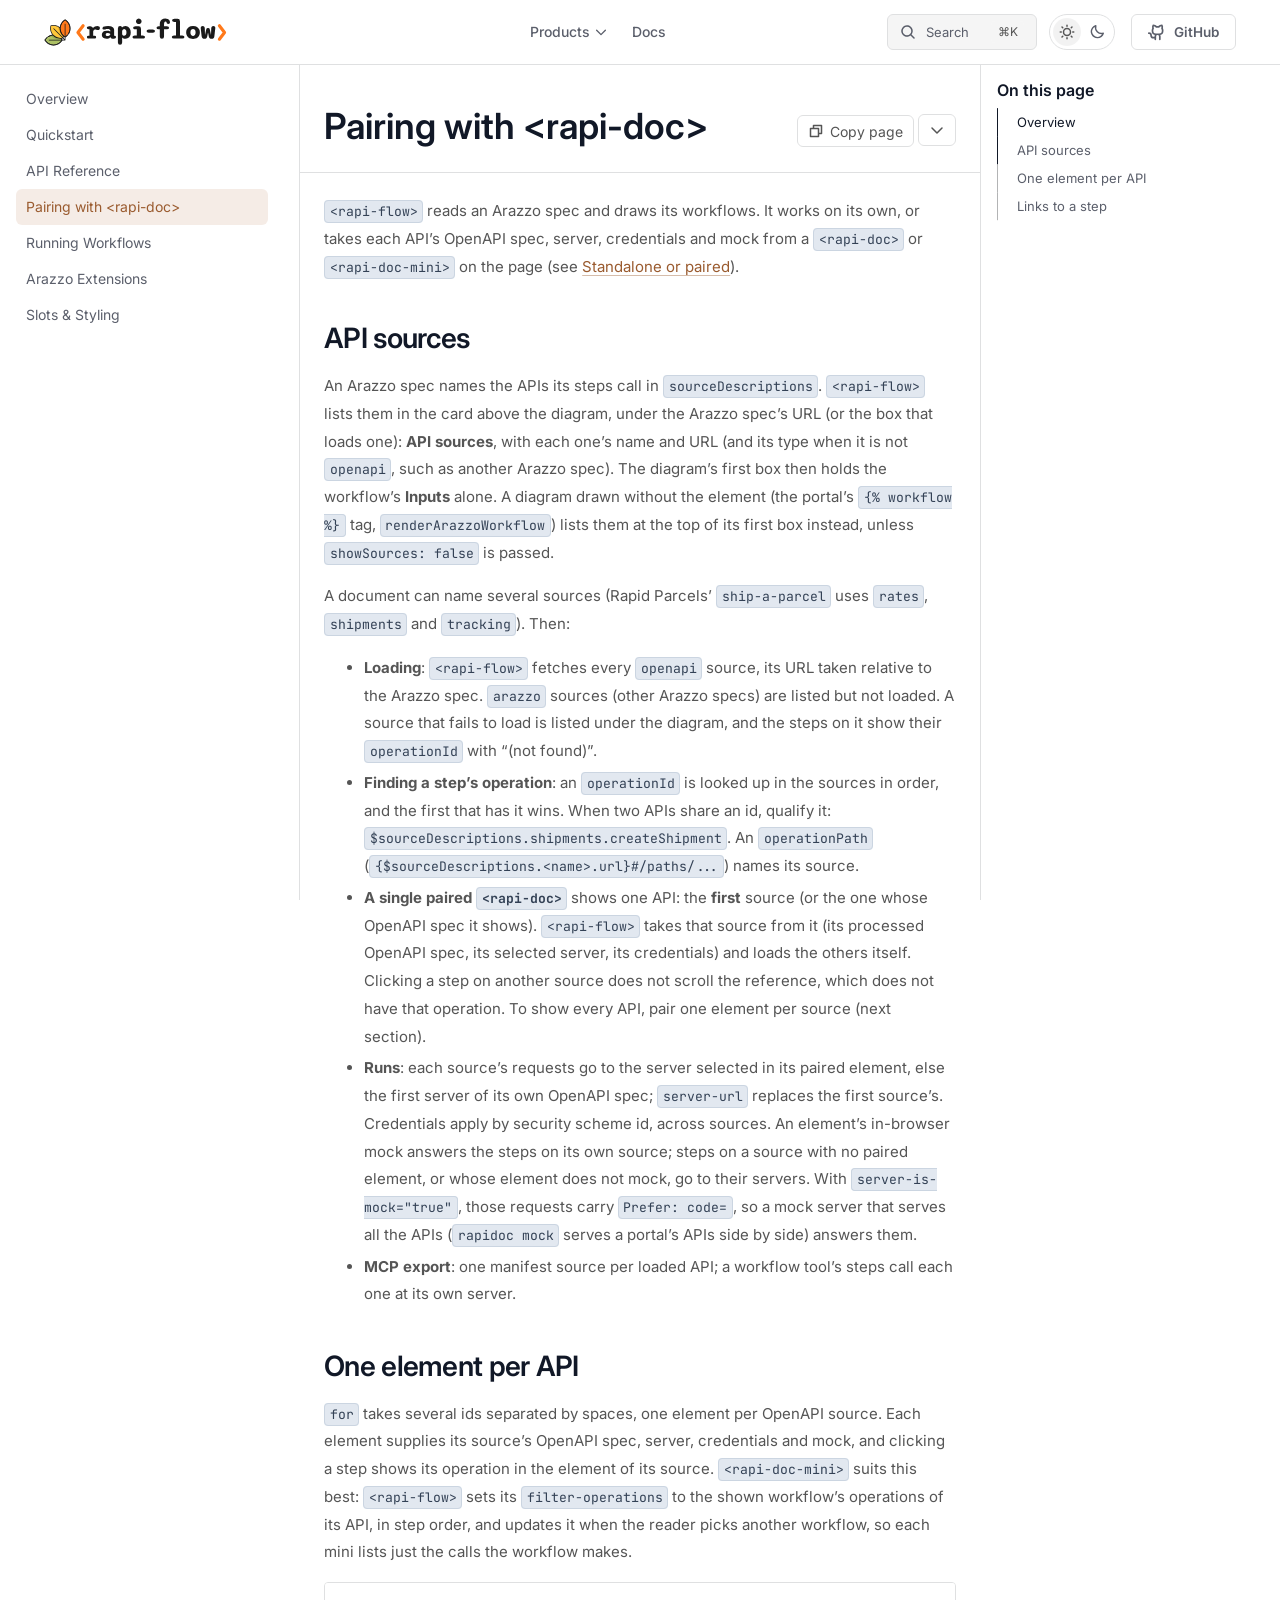
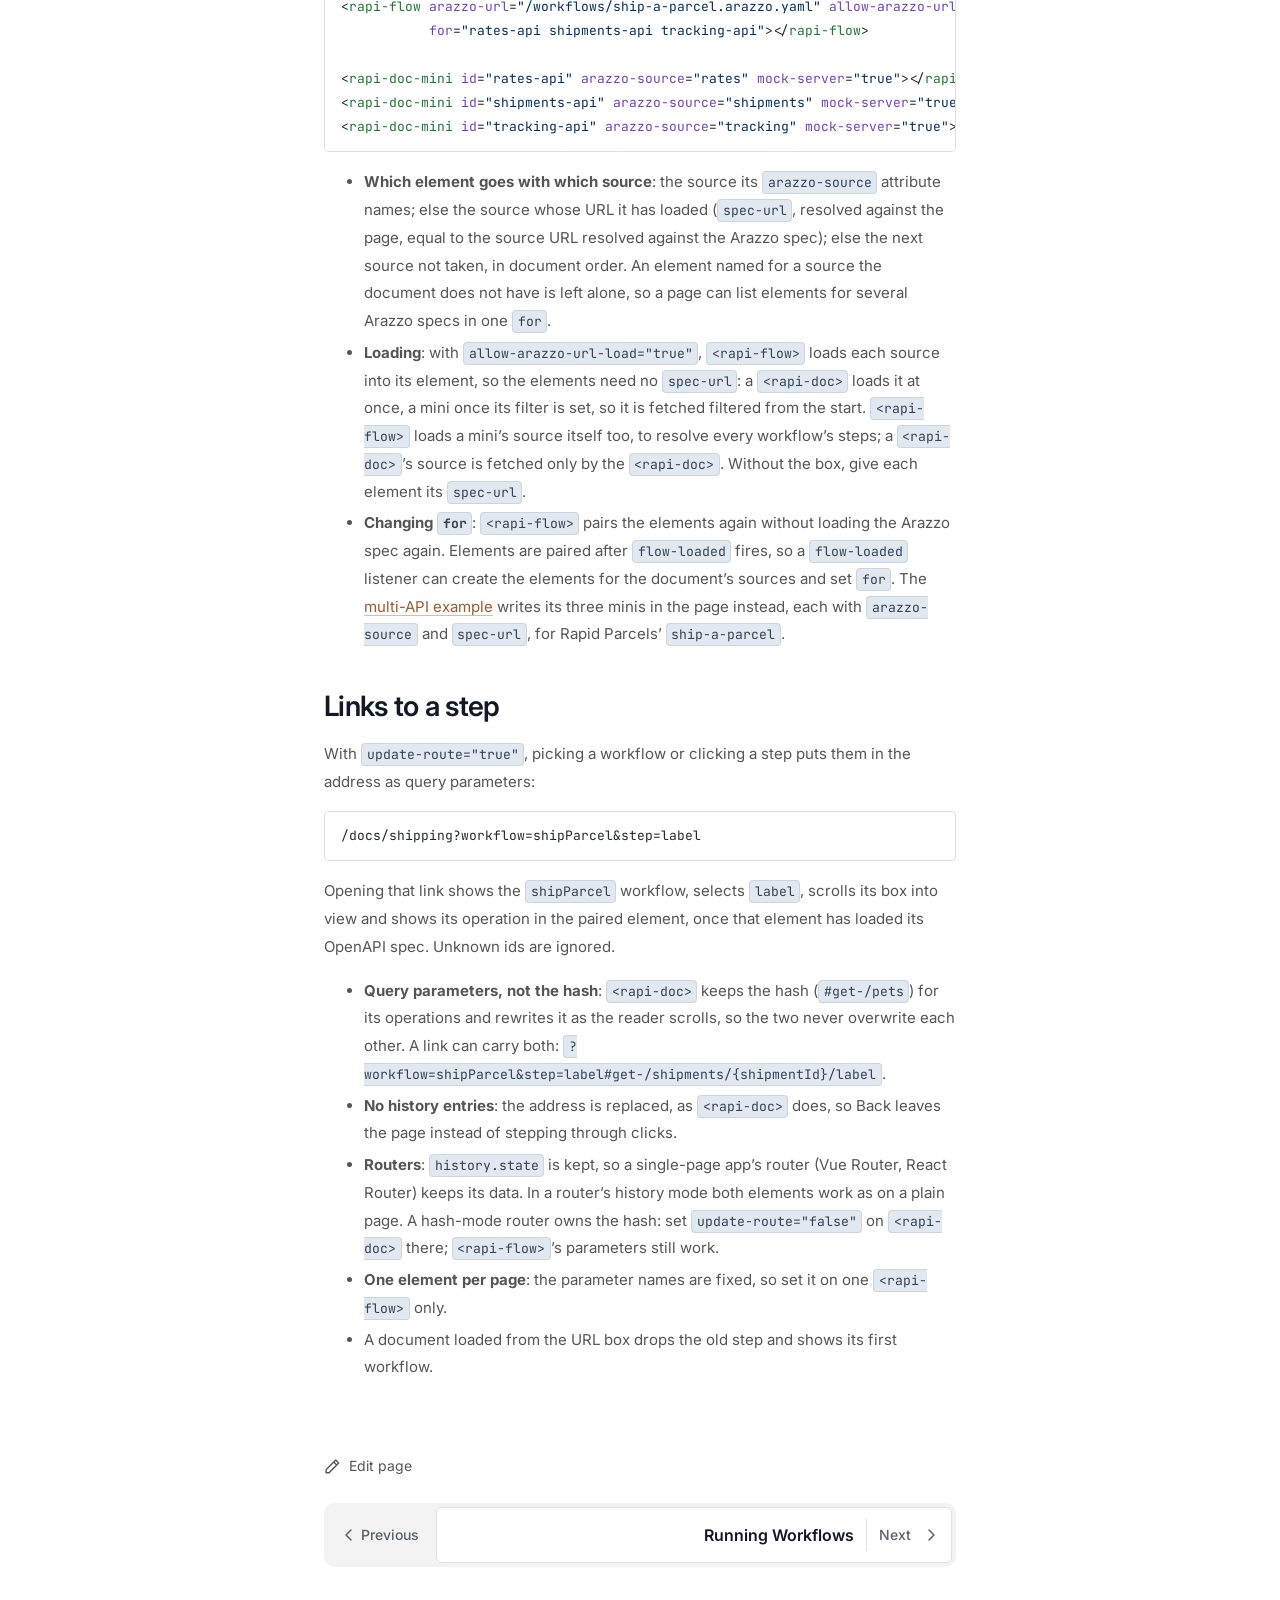
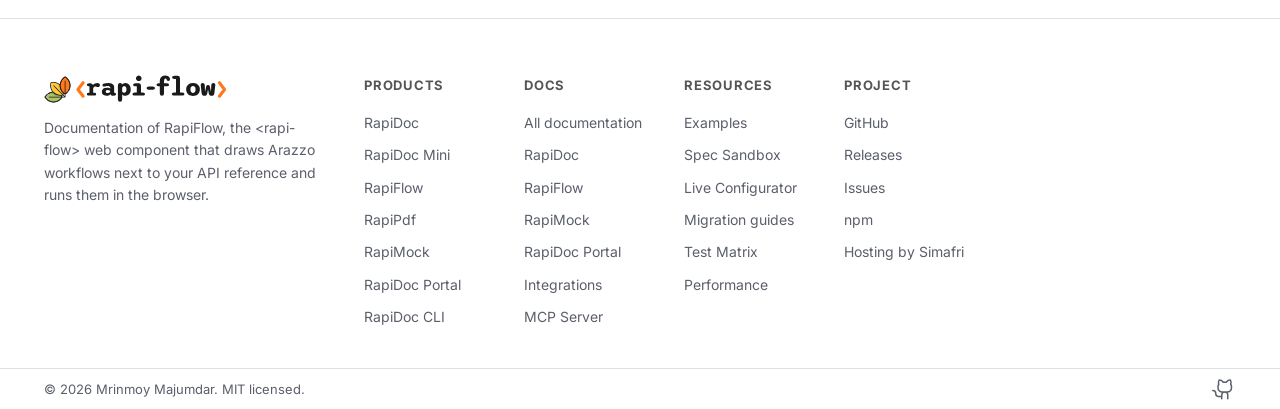
<file: docs/pairing/index.html>
<!DOCTYPE html><html lang="en" dir="ltr" data-theme="dark" data-has-toc data-has-sidebar class="astro-i3ca2ene"><head><meta charset="utf-8"/><meta name="viewport" content="width=device-width, initial-scale=1"/><title>Pairing with <rapi-doc> | RapiFlow</title><link rel="canonical" href="https://flow.rapidocui.com/docs/pairing/"/><link rel="sitemap" href="/sitemap-index.xml"/><link rel="preconnect" href="https://fonts.googleapis.com"/><link rel="preconnect" href="https://fonts.gstatic.com" crossorigin/><link rel="stylesheet" href="https://fonts.googleapis.com/css2?family=Inter:wght@400;500;600;700&amp;display=swap"/><link rel="stylesheet" href="https://fonts.googleapis.com/css2?family=JetBrains+Mono:wght@400;500;600;700&amp;display=swap"/><script async src="https://www.googletagmanager.com/gtag/js?id=G-M9TPKERDJ6"></script><script>window.dataLayer = window.dataLayer || [];
function gtag(){dataLayer.push(arguments);}
gtag('js', new Date());
gtag('config', 'G-M9TPKERDJ6', { content_group: 'Flow' });
</script><link rel="shortcut icon" href="/rapidoc-leaves.svg" type="image/svg+xml"/><meta property="og:title" content="Pairing with <rapi-doc>"/><meta property="og:type" content="article"/><meta property="og:url" content="https://flow.rapidocui.com/docs/pairing/"/><meta property="og:locale" content="en"/><meta property="og:description" content="How <rapi-flow> finds the APIs an Arazzo workflow calls, pairs with one <rapi-doc> or <rapi-doc-mini> per API, and links to a step."/><meta property="og:site_name" content="RapiFlow"/><meta name="twitter:card" content="summary_large_image"/><meta name="description" content="How <rapi-flow> finds the APIs an Arazzo workflow calls, pairs with one <rapi-doc> or <rapi-doc-mini> per API, and links to a step."/><script>(() => {
  let stored = null;
  try { stored = localStorage.getItem('starlight-theme'); } catch {}
  const fallback = "auto" === 'auto' ? (matchMedia('(prefers-color-scheme: light)').matches ? 'light' : 'dark') : "auto";
  const theme = stored === 'light' || stored === 'dark' ? stored : fallback;
  document.documentElement.dataset.theme = theme;
  return { stored, theme };
})();
window.StarlightThemeProvider = { updatePickers() {} };</script><link rel="stylesheet" href="/_rapidoc/assets/print.C9eyqPGL.css" media="print"><link rel="stylesheet" href="/_rapidoc/assets/page-head.84U68Us5.css"><link rel="stylesheet" href="/_rapidoc/assets/index.DZRAUxwG.css"><style>@layer starlight.components{.card-grid:where(.astro-w3q4g72i){grid-template-columns:100%;gap:1rem;display:grid}.card-grid:where(.astro-w3q4g72i)>*{margin-top:0!important}@media (width>=50rem){.card-grid:where(.astro-w3q4g72i){grid-template-columns:1fr 1fr;gap:1.5rem}.stagger:where(.astro-w3q4g72i){--stagger-height:5rem;padding-bottom:var(--stagger-height)}.stagger:where(.astro-w3q4g72i)>:nth-child(2n){transform:translateY(var(--stagger-height))}}.sl-link-card:where(.astro-coybbbgh){border:1px solid var(--sl-color-gray-5);box-shadow:var(--sl-shadow-sm);border-radius:.5rem;grid-template-columns:1fr auto;gap:.5rem;padding:1rem;display:grid;position:relative}a:where(.astro-coybbbgh){line-height:var(--sl-line-height-headings);text-decoration:none}a:where(.astro-coybbbgh):before{content:"";position:absolute;inset:0}.stack:where(.astro-coybbbgh){flex-direction:column;gap:.5rem}.title:where(.astro-coybbbgh){color:var(--sl-color-white);font-weight:600;font-size:var(--sl-text-lg)}.description:where(.astro-coybbbgh){color:var(--sl-color-gray-3);line-height:1.5}.icon:where(.astro-coybbbgh){color:var(--sl-color-gray-3)}.sl-link-card:where(.astro-coybbbgh):hover{background:var(--sl-color-gray-7,var(--sl-color-gray-6));border-color:var(--sl-color-gray-2)}.sl-link-card:where(.astro-coybbbgh):hover .icon:where(.astro-coybbbgh){color:var(--sl-color-white)}}
@layer starlight.components{svg:where(.astro-hxdjxph4){color:var(--sl-icon-color);font-size:var(--sl-icon-size,1em);width:1em;height:1em;overflow:visible}}
.portal-sidebar-tabs,.portal-sidebar-tabs-select{display:none}@media (width>=50rem){.portal-sidebar-tabs{border-bottom:1px solid var(--portal-border);flex-direction:column;gap:.125rem;margin-bottom:1rem;padding-bottom:1rem;display:flex}.portal-sidebar-tabs-select{z-index:20;margin-bottom:1rem;display:block;position:relative}}.portal-sidebar-tab{border-radius:var(--portal-radius);color:var(--portal-muted);align-items:center;gap:.625rem;padding:.375rem .5rem;font-size:.875rem;font-weight:500;line-height:1.4;text-decoration:none;display:flex}.portal-sidebar-tab:hover{color:var(--portal-fg)}.portal-sidebar-tab[aria-current=page]{color:var(--portal-primary-text);background-color:var(--portal-primary-tint)}.portal-sidebar-tab-icon{display:inline-flex}.portal-sidebar-tab-external{opacity:.6;margin-inline-start:auto}.portal-sidebar-tabs-current{border:1px solid var(--portal-border);border-radius:var(--portal-radius);background-color:var(--portal-card-bg,transparent);color:var(--portal-primary-text);cursor:pointer;align-items:center;gap:.625rem;padding:.5rem .625rem;font-size:.875rem;font-weight:500;list-style:none;display:flex}.portal-sidebar-tabs-current::-webkit-details-marker{display:none}.portal-sidebar-tabs-current:hover,.portal-sidebar-tabs-select[open]>.portal-sidebar-tabs-current{border-color:var(--portal-primary)}.portal-sidebar-tabs-current:focus-visible{outline:2px solid var(--portal-primary);outline-offset:2px}.portal-sidebar-tabs-current-label{text-overflow:ellipsis;white-space:nowrap;flex:1;min-width:0;overflow:hidden}.portal-sidebar-tabs-caret{color:var(--portal-muted);flex:none}.portal-sidebar-tabs-select .portal-sidebar-tabs-panel{inset-inline:0;z-index:10;border:1px solid var(--portal-border);border-radius:var(--portal-radius);background-color:var(--portal-card-bg,var(--portal-bg));margin:0;padding:.375rem;position:absolute;top:calc(100% + .25rem);box-shadow:0 12px 32px #00000040}
@layer starlight.components{.sl-steps{--bullet-size:calc(var(--sl-line-height) * 1rem);--bullet-margin:.375rem;counter-reset:steps-counter var(--sl-steps-start,0);padding-inline-start:0;list-style:none}.sl-steps>li{counter-increment:steps-counter;padding-inline-start:calc(var(--bullet-size) + 1rem);min-height:calc(var(--bullet-size) + var(--bullet-margin));padding-bottom:1px;position:relative}.sl-steps>li+li{margin-top:0}.sl-steps>li:before{content:counter(steps-counter);top:0;width:var(--bullet-size);height:var(--bullet-size);line-height:var(--bullet-size);font-size:var(--sl-text-xs);text-align:center;color:var(--sl-color-white);background-color:var(--sl-color-gray-6);box-shadow:inset 0 0 0 1px var(--sl-color-gray-5);border-radius:99rem;font-weight:600;position:absolute;inset-inline-start:0}.sl-steps>li:after{--guide-width:1px;content:"";top:calc(var(--bullet-size) + var(--bullet-margin));bottom:var(--bullet-margin);width:var(--guide-width);background-color:var(--sl-color-hairline-light);position:absolute;inset-inline-start:calc((var(--bullet-size) - var(--guide-width)) / 2)}}@layer starlight.content{.sl-steps>li>:first-child{--lh:calc(1em * var(--sl-line-height));--shift-y:calc(.5 * (var(--bullet-size) - var(--lh)));transform:translateY(var(--shift-y));margin-bottom:var(--shift-y)}.sl-steps>li>:first-child:where(h1,h2,h3,h4,h5,h6){--lh:calc(1em * var(--sl-line-height-headings))}@supports (--prop:1lh){.sl-steps>li>:first-child{--lh:1lh}}}
</style><script type="module" src="/_rapidoc/assets/cNngjUgL.js"></script></head><body class="astro-i3ca2ene"><a class="sl-skip-link astro-l3mcwfu7" href="#_top">Skip to content</a><div class="page sl-flex astro-bx4ddj32"><header class="portal-header-root" data-portal-region="header" data-has-sidebar><!-- Row 1: brand, search, links and menus, theme switcher --><div class="portal-navbar" data-portal-region="header-inner"><a href="/" class="portal-brand" aria-label="RapiFlow home"><img src="/rapi-flow-lockup-light.svg" alt="RapiFlow" class="portal-brand-img portal-brand-img-light"><img src="/rapi-flow-lockup-dark.svg" alt="RapiFlow" class="portal-brand-img portal-brand-img-dark"></a><nav class="portal-nav-menu portal-nav-menu-start" aria-label="Main"><div class="portal-dropdown-wrapper"><button type="button" class="portal-nav-button portal-dropdown-trigger" aria-expanded="false" aria-controls="portal-menu-0"><span>Products</span><svg xmlns="http://www.w3.org/2000/svg" viewBox="0 0 256 256" width="16" height="16" fill="currentColor" aria-hidden="true" class="portal-chevron"><path d="M216.49,104.49l-80,80a12,12,0,0,1-17,0l-80-80a12,12,0,0,1,17-17L128,159l71.51-71.52a12,12,0,0,1,17,17Z"/></svg></button><div class="portal-megamenu-panel" id="portal-menu-0"><div class="portal-megamenu-groups"><section class="portal-megamenu-group" aria-labelledby="portal-menu-0-group-0"><h2 class="portal-megamenu-group-title" id="portal-menu-0-group-0">Products</h2><ul class="portal-megamenu-group-list"><li><a href="https://rapidocui.com/rapidoc/" class="portal-megamenu-card" target="_blank" rel="noopener noreferrer"><div class="portal-card-icon-box"><svg xmlns="http://www.w3.org/2000/svg" viewBox="0 0 256 256" width="24" height="24" fill="currentColor" aria-hidden="true"><path d="M208,88H152V32Z" opacity="0.2"/><path d="M181.66,146.34a8,8,0,0,1,0,11.32l-24,24a8,8,0,0,1-11.32-11.32L164.69,152l-18.35-18.34a8,8,0,0,1,11.32-11.32Zm-72-24a8,8,0,0,0-11.32,0l-24,24a8,8,0,0,0,0,11.32l24,24a8,8,0,0,0,11.32-11.32L91.31,152l18.35-18.34A8,8,0,0,0,109.66,122.34ZM216,88V216a16,16,0,0,1-16,16H56a16,16,0,0,1-16-16V40A16,16,0,0,1,56,24h96a8,8,0,0,1,5.66,2.34l56,56A8,8,0,0,1,216,88Zm-56-8h28.69L160,51.31Zm40,136V96H152a8,8,0,0,1-8-8V40H56V216H200Z"/></svg></div><div class="portal-card-body"><div class="portal-card-title-row"><span class="portal-card-title">RapiDoc</span><span class="portal-card-badge">&lt;rapi-doc&gt;</span><svg xmlns="http://www.w3.org/2000/svg" viewBox="0 0 256 256" width="16" height="16" fill="currentColor" aria-hidden="true" class="portal-card-external"><path d="M204,64V168a12,12,0,0,1-24,0V93L72.49,200.49a12,12,0,0,1-17-17L163,76H88a12,12,0,0,1,0-24H192A12,12,0,0,1,204,64Z"/></svg></div><p class="portal-card-desc">Interactive API reference from your OpenAPI spec</p></div></a></li><li><a href="https://rapidocui.com/rapidoc-mini/" class="portal-megamenu-card" target="_blank" rel="noopener noreferrer"><div class="portal-card-icon-box"><svg xmlns="http://www.w3.org/2000/svg" viewBox="0 0 256 256" width="24" height="24" fill="currentColor" aria-hidden="true"><path d="M204,168a28,28,0,0,0,12-2.69V208a8,8,0,0,1-8,8H64a8,8,0,0,1-8-8V165.31a28,28,0,1,1,0-50.62V72a8,8,0,0,1,8-8h46.69a28,28,0,1,1,50.61,0H208a8,8,0,0,1,8,8v42.69A28,28,0,1,0,204,168Z" opacity="0.2"/><path d="M220.27,158.54a8,8,0,0,0-7.7-.46,20,20,0,1,1,0-36.16A8,8,0,0,0,224,114.69V72a16,16,0,0,0-16-16H171.78a35.36,35.36,0,0,0,.22-4,36.15,36.15,0,0,0-11.36-26.25,36,36,0,0,0-60.55,23.63,36.56,36.56,0,0,0,.14,6.62H64A16,16,0,0,0,48,72v32.22a35.36,35.36,0,0,0-4-.22,36.12,36.12,0,0,0-26.24,11.36,35.7,35.7,0,0,0-9.69,27,36.08,36.08,0,0,0,33.31,33.6,36.56,36.56,0,0,0,6.62-.14V208a16,16,0,0,0,16,16H208a16,16,0,0,0,16-16V165.31A8,8,0,0,0,220.27,158.54ZM208,208H64V165.31a8,8,0,0,0-11.43-7.23,20,20,0,1,1,0-36.16A8,8,0,0,0,64,114.69V72h46.69a8,8,0,0,0,7.23-11.43,20,20,0,1,1,36.16,0A8,8,0,0,0,161.31,72H208v32.23a35.68,35.68,0,0,0-6.62-.14A36,36,0,0,0,204,176a35.36,35.36,0,0,0,4-.22Z"/></svg></div><div class="portal-card-body"><div class="portal-card-title-row"><span class="portal-card-title">RapiDoc Mini</span><span class="portal-card-badge">&lt;rapi-doc-mini&gt;</span><svg xmlns="http://www.w3.org/2000/svg" viewBox="0 0 256 256" width="16" height="16" fill="currentColor" aria-hidden="true" class="portal-card-external"><path d="M204,64V168a12,12,0,0,1-24,0V93L72.49,200.49a12,12,0,0,1-17-17L163,76H88a12,12,0,0,1,0-24H192A12,12,0,0,1,204,64Z"/></svg></div><p class="portal-card-desc">A few endpoints, with Try, inside a post or guide</p></div></a></li><li><a href="https://rapidocui.com/rapi-flow/" class="portal-megamenu-card" target="_blank" rel="noopener noreferrer"><div class="portal-card-icon-box"><svg xmlns="http://www.w3.org/2000/svg" viewBox="0 0 256 256" width="24" height="24" fill="currentColor" aria-hidden="true"><path d="M224,200a24,24,0,1,1-24-24A24,24,0,0,1,224,200Z" opacity="0.2"/><path d="M200,168a32.06,32.06,0,0,0-31,24H72a32,32,0,0,1,0-64h96a40,40,0,0,0,0-80H72a8,8,0,0,0,0,16h96a24,24,0,0,1,0,48H72a48,48,0,0,0,0,96h97a32,32,0,1,0,31-40Zm0,48a16,16,0,1,1,16-16A16,16,0,0,1,200,216Z"/></svg></div><div class="portal-card-body"><div class="portal-card-title-row"><span class="portal-card-title">RapiFlow</span><span class="portal-card-badge">&lt;rapi-flow&gt;</span><svg xmlns="http://www.w3.org/2000/svg" viewBox="0 0 256 256" width="16" height="16" fill="currentColor" aria-hidden="true" class="portal-card-external"><path d="M204,64V168a12,12,0,0,1-24,0V93L72.49,200.49a12,12,0,0,1-17-17L163,76H88a12,12,0,0,1,0-24H192A12,12,0,0,1,204,64Z"/></svg></div><p class="portal-card-desc">Step through and run Arazzo workflows</p></div></a></li><li><a href="https://rapidocui.com/rapipdf/" class="portal-megamenu-card" target="_blank" rel="noopener noreferrer"><div class="portal-card-icon-box"><svg xmlns="http://www.w3.org/2000/svg" viewBox="0 0 256 256" width="24" height="24" fill="currentColor" aria-hidden="true"><path d="M208,88H152V32Z" opacity="0.2"/><path d="M224,152a8,8,0,0,1-8,8H192v16h16a8,8,0,0,1,0,16H192v16a8,8,0,0,1-16,0V152a8,8,0,0,1,8-8h32A8,8,0,0,1,224,152ZM92,172a28,28,0,0,1-28,28H56v8a8,8,0,0,1-16,0V152a8,8,0,0,1,8-8H64A28,28,0,0,1,92,172Zm-16,0a12,12,0,0,0-12-12H56v24h8A12,12,0,0,0,76,172Zm88,8a36,36,0,0,1-36,36H112a8,8,0,0,1-8-8V152a8,8,0,0,1,8-8h16A36,36,0,0,1,164,180Zm-16,0a20,20,0,0,0-20-20h-8v40h8A20,20,0,0,0,148,180ZM40,112V40A16,16,0,0,1,56,24h96a8,8,0,0,1,5.66,2.34l56,56A8,8,0,0,1,216,88v24a8,8,0,0,1-16,0V96H152a8,8,0,0,1-8-8V40H56v72a8,8,0,0,1-16,0ZM160,80h28.69L160,51.31Z"/></svg></div><div class="portal-card-body"><div class="portal-card-title-row"><span class="portal-card-title">RapiPdf</span><span class="portal-card-badge">&lt;rapi-pdf&gt;</span><svg xmlns="http://www.w3.org/2000/svg" viewBox="0 0 256 256" width="16" height="16" fill="currentColor" aria-hidden="true" class="portal-card-external"><path d="M204,64V168a12,12,0,0,1-24,0V93L72.49,200.49a12,12,0,0,1-17-17L163,76H88a12,12,0,0,1,0-24H192A12,12,0,0,1,204,64Z"/></svg></div><p class="portal-card-desc">Turn an OpenAPI spec into a PDF</p></div></a></li><li><a href="https://rapidocui.com/rapi-mock/" class="portal-megamenu-card" target="_blank" rel="noopener noreferrer"><div class="portal-card-icon-box"><svg xmlns="http://www.w3.org/2000/svg" viewBox="0 0 256 256" width="24" height="24" fill="currentColor" aria-hidden="true"><path d="M216,152v48a8,8,0,0,1-8,8H48a8,8,0,0,1-8-8V152a8,8,0,0,1,8-8H208A8,8,0,0,1,216,152ZM208,48H48a8,8,0,0,0-8,8v48a8,8,0,0,0,8,8H208a8,8,0,0,0,8-8V56A8,8,0,0,0,208,48Z" opacity="0.2"/><path d="M208,136H48a16,16,0,0,0-16,16v48a16,16,0,0,0,16,16H208a16,16,0,0,0,16-16V152A16,16,0,0,0,208,136Zm0,64H48V152H208v48Zm0-160H48A16,16,0,0,0,32,56v48a16,16,0,0,0,16,16H208a16,16,0,0,0,16-16V56A16,16,0,0,0,208,40Zm0,64H48V56H208v48ZM192,80a12,12,0,1,1-12-12A12,12,0,0,1,192,80Zm0,96a12,12,0,1,1-12-12A12,12,0,0,1,192,176Z"/></svg></div><div class="portal-card-body"><div class="portal-card-title-row"><span class="portal-card-title">RapiMock</span><span class="portal-card-badge">rapidoc mock</span><svg xmlns="http://www.w3.org/2000/svg" viewBox="0 0 256 256" width="16" height="16" fill="currentColor" aria-hidden="true" class="portal-card-external"><path d="M204,64V168a12,12,0,0,1-24,0V93L72.49,200.49a12,12,0,0,1-17-17L163,76H88a12,12,0,0,1,0-24H192A12,12,0,0,1,204,64Z"/></svg></div><p class="portal-card-desc">A mock server that validates requests and remembers</p></div></a></li><li><a href="https://rapidocui.com/portal/" class="portal-megamenu-card" target="_blank" rel="noopener noreferrer"><div class="portal-card-icon-box"><svg xmlns="http://www.w3.org/2000/svg" viewBox="0 0 256 256" width="24" height="24" fill="currentColor" aria-hidden="true"><path d="M104,104V208H40a8,8,0,0,1-8-8V104Z" opacity="0.2"/><path d="M216,40H40A16,16,0,0,0,24,56V200a16,16,0,0,0,16,16H216a16,16,0,0,0,16-16V56A16,16,0,0,0,216,40Zm0,16V96H40V56ZM40,112H96v88H40Zm176,88H112V112H216v88Z"/></svg></div><div class="portal-card-body"><div class="portal-card-title-row"><span class="portal-card-title">RapiDoc Portal</span><svg xmlns="http://www.w3.org/2000/svg" viewBox="0 0 256 256" width="16" height="16" fill="currentColor" aria-hidden="true" class="portal-card-external"><path d="M204,64V168a12,12,0,0,1-24,0V93L72.49,200.49a12,12,0,0,1-17-17L163,76H88a12,12,0,0,1,0-24H192A12,12,0,0,1,204,64Z"/></svg></div><p class="portal-card-desc">API references and guides as one site, with search and SSO</p></div></a></li></ul></section><section class="portal-megamenu-group" aria-labelledby="portal-menu-0-group-1"><h2 class="portal-megamenu-group-title" id="portal-menu-0-group-1">Tools</h2><ul class="portal-megamenu-group-list"><li><a href="https://rapidocui.com/cli/" class="portal-megamenu-card" target="_blank" rel="noopener noreferrer"><div class="portal-card-icon-box"><svg xmlns="http://www.w3.org/2000/svg" viewBox="0 0 256 256" width="24" height="24" fill="currentColor" aria-hidden="true"><path d="M216,80V192H40V64H200A16,16,0,0,1,216,80Z" opacity="0.2"/><path d="M117.31,134l-72,64a8,8,0,1,1-10.63-12L100,128,34.69,70A8,8,0,1,1,45.32,58l72,64a8,8,0,0,1,0,12ZM216,184H120a8,8,0,0,0,0,16h96a8,8,0,0,0,0-16Z"/></svg></div><div class="portal-card-body"><div class="portal-card-title-row"><span class="portal-card-title">RapiDoc CLI</span><span class="portal-card-badge">rapidoc</span><svg xmlns="http://www.w3.org/2000/svg" viewBox="0 0 256 256" width="16" height="16" fill="currentColor" aria-hidden="true" class="portal-card-external"><path d="M204,64V168a12,12,0,0,1-24,0V93L72.49,200.49a12,12,0,0,1-17-17L163,76H88a12,12,0,0,1,0-24H192A12,12,0,0,1,204,64Z"/></svg></div><p class="portal-card-desc">Preview, validate, lint, bundle and export OpenAPI specs</p></div></a></li><li><a href="https://rapidocui.com/docs/mcp/" class="portal-megamenu-card" target="_blank" rel="noopener noreferrer"><div class="portal-card-icon-box"><svg xmlns="http://www.w3.org/2000/svg" viewBox="0 0 256 256" width="24" height="24" fill="currentColor" aria-hidden="true"><path d="M200,56H56A24,24,0,0,0,32,80V192a24,24,0,0,0,24,24H200a24,24,0,0,0,24-24V80A24,24,0,0,0,200,56ZM164,184H92a20,20,0,0,1,0-40h72a20,20,0,0,1,0,40Z" opacity="0.2"/><path d="M200,48H136V16a8,8,0,0,0-16,0V48H56A32,32,0,0,0,24,80V192a32,32,0,0,0,32,32H200a32,32,0,0,0,32-32V80A32,32,0,0,0,200,48Zm16,144a16,16,0,0,1-16,16H56a16,16,0,0,1-16-16V80A16,16,0,0,1,56,64H200a16,16,0,0,1,16,16ZM72,108a12,12,0,1,1,12,12A12,12,0,0,1,72,108Zm88,0a12,12,0,1,1,12,12A12,12,0,0,1,160,108Zm4,28H92a28,28,0,0,0,0,56h72a28,28,0,0,0,0-56Zm-24,16v24H116V152ZM80,164a12,12,0,0,1,12-12h8v24H92A12,12,0,0,1,80,164Zm84,12h-8V152h8a12,12,0,0,1,0,24Z"/></svg></div><div class="portal-card-body"><div class="portal-card-title-row"><span class="portal-card-title">MCP Server</span><svg xmlns="http://www.w3.org/2000/svg" viewBox="0 0 256 256" width="16" height="16" fill="currentColor" aria-hidden="true" class="portal-card-external"><path d="M204,64V168a12,12,0,0,1-24,0V93L72.49,200.49a12,12,0,0,1-17-17L163,76H88a12,12,0,0,1,0-24H192A12,12,0,0,1,204,64Z"/></svg></div><p class="portal-card-desc">Turn your API into tools for AI agents</p></div></a></li><li><a href="https://rapidocui.com/docs/prerender/" class="portal-megamenu-card" target="_blank" rel="noopener noreferrer"><div class="portal-card-icon-box"><svg xmlns="http://www.w3.org/2000/svg" viewBox="0 0 256 256" width="24" height="24" fill="currentColor" aria-hidden="true"><path d="M96,240l16-80L48,136,160,16,144,96l64,24Z" opacity="0.2"/><path d="M215.79,118.17a8,8,0,0,0-5-5.66L153.18,90.9l14.66-73.33a8,8,0,0,0-13.69-7l-112,120a8,8,0,0,0,3,13l57.63,21.61L88.16,238.43a8,8,0,0,0,13.69,7l112-120A8,8,0,0,0,215.79,118.17ZM109.37,214l10.47-52.38a8,8,0,0,0-5-9.06L62,132.71l84.62-90.66L136.16,94.43a8,8,0,0,0,5,9.06l52.8,19.8Z"/></svg></div><div class="portal-card-body"><div class="portal-card-title-row"><span class="portal-card-title">Pre-rendering</span><svg xmlns="http://www.w3.org/2000/svg" viewBox="0 0 256 256" width="16" height="16" fill="currentColor" aria-hidden="true" class="portal-card-external"><path d="M204,64V168a12,12,0,0,1-24,0V93L72.49,200.49a12,12,0,0,1-17-17L163,76H88a12,12,0,0,1,0-24H192A12,12,0,0,1,204,64Z"/></svg></div><p class="portal-card-desc">Server-rendered HTML for search engines and a fast first paint</p></div></a></li></ul></section><section class="portal-megamenu-group" aria-labelledby="portal-menu-0-group-2"><h2 class="portal-megamenu-group-title" id="portal-menu-0-group-2">Integrations</h2><ul class="portal-megamenu-group-list"><li><a href="https://rapidocui.com/integrations/" class="portal-megamenu-card portal-megamenu-card-compact" target="_blank" rel="noopener noreferrer"><div class="portal-card-body"><div class="portal-card-title-row"><span class="portal-card-title">All integrations</span><svg xmlns="http://www.w3.org/2000/svg" viewBox="0 0 256 256" width="16" height="16" fill="currentColor" aria-hidden="true" class="portal-card-external"><path d="M204,64V168a12,12,0,0,1-24,0V93L72.49,200.49a12,12,0,0,1-17-17L163,76H88a12,12,0,0,1,0-24H192A12,12,0,0,1,204,64Z"/></svg></div></div></a></li><li><a href="https://rapidocui.com/docs/integrations/front-end/" class="portal-megamenu-card portal-megamenu-card-compact" target="_blank" rel="noopener noreferrer"><div class="portal-card-body"><div class="portal-card-title-row"><span class="portal-card-title">React, Vue, Angular, Svelte</span><svg xmlns="http://www.w3.org/2000/svg" viewBox="0 0 256 256" width="16" height="16" fill="currentColor" aria-hidden="true" class="portal-card-external"><path d="M204,64V168a12,12,0,0,1-24,0V93L72.49,200.49a12,12,0,0,1-17-17L163,76H88a12,12,0,0,1,0-24H192A12,12,0,0,1,204,64Z"/></svg></div></div></a></li><li><a href="https://rapidocui.com/docs/integrations/node/" class="portal-megamenu-card portal-megamenu-card-compact" target="_blank" rel="noopener noreferrer"><div class="portal-card-body"><div class="portal-card-title-row"><span class="portal-card-title">Hono, Express, Fastify</span><svg xmlns="http://www.w3.org/2000/svg" viewBox="0 0 256 256" width="16" height="16" fill="currentColor" aria-hidden="true" class="portal-card-external"><path d="M204,64V168a12,12,0,0,1-24,0V93L72.49,200.49a12,12,0,0,1-17-17L163,76H88a12,12,0,0,1,0-24H192A12,12,0,0,1,204,64Z"/></svg></div></div></a></li><li><a href="https://rapidocui.com/docs/integrations/docs-sites/" class="portal-megamenu-card portal-megamenu-card-compact" target="_blank" rel="noopener noreferrer"><div class="portal-card-body"><div class="portal-card-title-row"><span class="portal-card-title">Starlight, VitePress, Docusaurus</span><svg xmlns="http://www.w3.org/2000/svg" viewBox="0 0 256 256" width="16" height="16" fill="currentColor" aria-hidden="true" class="portal-card-external"><path d="M204,64V168a12,12,0,0,1-24,0V93L72.49,200.49a12,12,0,0,1-17-17L163,76H88a12,12,0,0,1,0-24H192A12,12,0,0,1,204,64Z"/></svg></div></div></a></li><li><a href="https://rapidocui.com/docs/integrations/python/" class="portal-megamenu-card portal-megamenu-card-compact" target="_blank" rel="noopener noreferrer"><div class="portal-card-body"><div class="portal-card-title-row"><span class="portal-card-title">Python (FastAPI, Starlette)</span><svg xmlns="http://www.w3.org/2000/svg" viewBox="0 0 256 256" width="16" height="16" fill="currentColor" aria-hidden="true" class="portal-card-external"><path d="M204,64V168a12,12,0,0,1-24,0V93L72.49,200.49a12,12,0,0,1-17-17L163,76H88a12,12,0,0,1,0-24H192A12,12,0,0,1,204,64Z"/></svg></div></div></a></li><li><a href="https://rapidocui.com/docs/integrations/dotnet/" class="portal-megamenu-card portal-megamenu-card-compact" target="_blank" rel="noopener noreferrer"><div class="portal-card-body"><div class="portal-card-title-row"><span class="portal-card-title">.NET (ASP.NET Core)</span><svg xmlns="http://www.w3.org/2000/svg" viewBox="0 0 256 256" width="16" height="16" fill="currentColor" aria-hidden="true" class="portal-card-external"><path d="M204,64V168a12,12,0,0,1-24,0V93L72.49,200.49a12,12,0,0,1-17-17L163,76H88a12,12,0,0,1,0-24H192A12,12,0,0,1,204,64Z"/></svg></div></div></a></li><li><a href="https://rapidocui.com/docs/integrations/go/" class="portal-megamenu-card portal-megamenu-card-compact" target="_blank" rel="noopener noreferrer"><div class="portal-card-body"><div class="portal-card-title-row"><span class="portal-card-title">Go (net/http)</span><svg xmlns="http://www.w3.org/2000/svg" viewBox="0 0 256 256" width="16" height="16" fill="currentColor" aria-hidden="true" class="portal-card-external"><path d="M204,64V168a12,12,0,0,1-24,0V93L72.49,200.49a12,12,0,0,1-17-17L163,76H88a12,12,0,0,1,0-24H192A12,12,0,0,1,204,64Z"/></svg></div></div></a></li><li><a href="https://rapidocui.com/docs/integrations/build-your-own/" class="portal-megamenu-card portal-megamenu-card-compact" target="_blank" rel="noopener noreferrer"><div class="portal-card-body"><div class="portal-card-title-row"><span class="portal-card-title">Build an integration</span><svg xmlns="http://www.w3.org/2000/svg" viewBox="0 0 256 256" width="16" height="16" fill="currentColor" aria-hidden="true" class="portal-card-external"><path d="M204,64V168a12,12,0,0,1-24,0V93L72.49,200.49a12,12,0,0,1-17-17L163,76H88a12,12,0,0,1,0-24H192A12,12,0,0,1,204,64Z"/></svg></div></div></a></li></ul></section></div><div class="portal-megamenu-footer"><a href="https://rapidocui.com/docs/#which-package-do-i-need" class="portal-megamenu-footer-link"><span>Which package do I need?</span><svg xmlns="http://www.w3.org/2000/svg" viewBox="0 0 256 256" width="16" height="16" fill="currentColor" aria-hidden="true"><path d="M224.49,136.49l-72,72a12,12,0,0,1-17-17L187,140H40a12,12,0,0,1,0-24H187L135.51,64.48a12,12,0,0,1,17-17l72,72A12,12,0,0,1,224.49,136.49Z"/></svg></a></div></div></div><a href="https://rapidocui.com/docs/" class="portal-nav-link" target="_blank" rel="noopener noreferrer">Docs</a></nav><button type="button" class="portal-search-trigger" id="portal-search-btn" aria-label="Search ⌘K" aria-keyshortcuts="Meta+K Control+K /"><svg xmlns="http://www.w3.org/2000/svg" viewBox="0 0 256 256" width="16" height="16" fill="currentColor" aria-hidden="true" class="portal-search-icon"><path d="M232.49,215.51,185,168a92.12,92.12,0,1,0-17,17l47.53,47.54a12,12,0,0,0,17-17ZM44,112a68,68,0,1,1,68,68A68.07,68.07,0,0,1,44,112Z"/></svg><span class="portal-search-text">Search</span><kbd class="portal-search-kbd">⌘K</kbd></button><div class="portal-nav-end"><nav class="portal-nav-menu portal-nav-menu-end" aria-label="More"><a href="https://github.com/rapi-doc/RapiDoc" class="portal-nav-link portal-nav-button" target="_blank" rel="noopener noreferrer"><svg xmlns="http://www.w3.org/2000/svg" viewBox="0 0 256 256" width="16" height="16" fill="currentColor" aria-hidden="true" class="portal-nav-link-icon"><path d="M212.62,75.17A63.7,63.7,0,0,0,206.39,26,12,12,0,0,0,196,20a63.71,63.71,0,0,0-50,24H126A63.71,63.71,0,0,0,76,20a12,12,0,0,0-10.39,6,63.7,63.7,0,0,0-6.23,49.17A61.5,61.5,0,0,0,52,104v8a60.1,60.1,0,0,0,45.76,58.28A43.66,43.66,0,0,0,92,192v4H76a20,20,0,0,1-20-20,44.05,44.05,0,0,0-44-44,12,12,0,0,0,0,24,20,20,0,0,1,20,20,44.05,44.05,0,0,0,44,44H92v12a12,12,0,0,0,24,0V192a20,20,0,0,1,40,0v40a12,12,0,0,0,24,0V192a43.66,43.66,0,0,0-5.76-21.72A60.1,60.1,0,0,0,220,112v-8A61.5,61.5,0,0,0,212.62,75.17ZM196,112a36,36,0,0,1-36,36H112a36,36,0,0,1-36-36v-8a37.87,37.87,0,0,1,6.13-20.12,11.65,11.65,0,0,0,1.58-11.49,39.9,39.9,0,0,1-.4-27.72,39.87,39.87,0,0,1,26.41,17.8A12,12,0,0,0,119.82,68h32.35a12,12,0,0,0,10.11-5.53,39.84,39.84,0,0,1,26.41-17.8,39.9,39.9,0,0,1-.4,27.72,12,12,0,0,0,1.61,11.53A37.85,37.85,0,0,1,196,104Z"/></svg>GitHub</a></nav><button type="button" class="portal-theme-btn" id="portal-theme-toggle" aria-label="Dark mode" aria-pressed="false"><span class="portal-theme-option portal-theme-light" aria-hidden="true"><svg xmlns="http://www.w3.org/2000/svg" viewBox="0 0 256 256" width="16" height="16" fill="currentColor" aria-hidden="true"><path d="M116,36V20a12,12,0,0,1,24,0V36a12,12,0,0,1-24,0Zm80,92a68,68,0,1,1-68-68A68.07,68.07,0,0,1,196,128Zm-24,0a44,44,0,1,0-44,44A44.05,44.05,0,0,0,172,128ZM51.51,68.49a12,12,0,1,0,17-17l-12-12a12,12,0,0,0-17,17Zm0,119-12,12a12,12,0,0,0,17,17l12-12a12,12,0,1,0-17-17ZM196,72a12,12,0,0,0,8.49-3.51l12-12a12,12,0,0,0-17-17l-12,12A12,12,0,0,0,196,72Zm8.49,115.51a12,12,0,0,0-17,17l12,12a12,12,0,0,0,17-17ZM48,128a12,12,0,0,0-12-12H20a12,12,0,0,0,0,24H36A12,12,0,0,0,48,128Zm80,80a12,12,0,0,0-12,12v16a12,12,0,0,0,24,0V220A12,12,0,0,0,128,208Zm108-92H220a12,12,0,0,0,0,24h16a12,12,0,0,0,0-24Z"/></svg></span><span class="portal-theme-option portal-theme-dark" aria-hidden="true"><svg xmlns="http://www.w3.org/2000/svg" viewBox="0 0 256 256" width="16" height="16" fill="currentColor" aria-hidden="true"><path d="M236.37,139.4a12,12,0,0,0-12-3A84.07,84.07,0,0,1,119.6,31.59a12,12,0,0,0-15-15A108.86,108.86,0,0,0,49.69,55.07,108,108,0,0,0,136,228a107.09,107.09,0,0,0,64.93-21.69,108.86,108.86,0,0,0,38.44-54.94A12,12,0,0,0,236.37,139.4Zm-49.88,47.74A84,84,0,0,1,68.86,69.51,84.93,84.93,0,0,1,92.27,48.29Q92,52.13,92,56A108.12,108.12,0,0,0,200,164q3.87,0,7.71-.27A84.79,84.79,0,0,1,186.49,187.14Z"/></svg></span></button><button type="button" class="portal-mobile-toggle" id="portal-mobile-menu-btn" aria-label="Menu" aria-expanded="false" aria-controls="portal-mobile-drawer"><svg xmlns="http://www.w3.org/2000/svg" viewBox="0 0 256 256" width="24" height="24" fill="currentColor" aria-hidden="true"><path d="M224,128a8,8,0,0,1-8,8H40a8,8,0,0,1,0-16H216A8,8,0,0,1,224,128ZM40,72H216a8,8,0,0,0,0-16H40a8,8,0,0,0,0,16ZM216,184H40a8,8,0,0,0,0,16H216a8,8,0,0,0,0-16Z"/></svg></button><button type="button" class="portal-mobile-toggle portal-sidebar-toggle" popovertarget="starlight__sidebar" aria-label="Menu"><svg xmlns="http://www.w3.org/2000/svg" viewBox="0 0 256 256" width="24" height="24" fill="currentColor" aria-hidden="true"><path d="M224,128a8,8,0,0,1-8,8H40a8,8,0,0,1,0-16H216A8,8,0,0,1,224,128ZM40,72H216a8,8,0,0,0,0-16H40a8,8,0,0,0,0,16ZM216,184H40a8,8,0,0,0,0,16H216a8,8,0,0,0,0-16Z"/></svg></button></div></div><!-- Row 2: section tabs --><!-- Mobile Drawer --><div class="portal-mobile-drawer" id="portal-mobile-drawer" hidden><div class="portal-mobile-nav"><nav class="portal-mobile-tabs" aria-label="Sections"><a href="/" class="portal-mobile-tab" aria-current="page"><svg xmlns="http://www.w3.org/2000/svg" viewBox="0 0 256 256" width="16" height="16" fill="currentColor" aria-hidden="true"><path d="M208,24H72A32,32,0,0,0,40,56V224a8,8,0,0,0,8,8H192a8,8,0,0,0,0-16H56a16,16,0,0,1,16-16H208a8,8,0,0,0,8-8V32A8,8,0,0,0,208,24Zm-8,160H72a31.82,31.82,0,0,0-16,4.29V56A16,16,0,0,1,72,40H200Z"/></svg><span>Documentation</span></a></nav><div class="portal-mobile-links-group"><div class="portal-mobile-section"><div class="portal-mobile-section-title">Products</div><div class="portal-mobile-links"><a href="https://rapidocui.com/rapidoc/" class="portal-mobile-item" target="_blank" rel="noopener noreferrer"><svg xmlns="http://www.w3.org/2000/svg" viewBox="0 0 256 256" width="16" height="16" fill="currentColor" aria-hidden="true" class="portal-mobile-icon"><path d="M181.66,146.34a8,8,0,0,1,0,11.32l-24,24a8,8,0,0,1-11.32-11.32L164.69,152l-18.35-18.34a8,8,0,0,1,11.32-11.32Zm-72-24a8,8,0,0,0-11.32,0l-24,24a8,8,0,0,0,0,11.32l24,24a8,8,0,0,0,11.32-11.32L91.31,152l18.35-18.34A8,8,0,0,0,109.66,122.34ZM216,88V216a16,16,0,0,1-16,16H56a16,16,0,0,1-16-16V40A16,16,0,0,1,56,24h96a8,8,0,0,1,5.66,2.34l56,56A8,8,0,0,1,216,88Zm-56-8h28.69L160,51.31Zm40,136V96H152a8,8,0,0,1-8-8V40H56V216H200Z"/></svg><span>RapiDoc</span></a><a href="https://rapidocui.com/rapidoc-mini/" class="portal-mobile-item" target="_blank" rel="noopener noreferrer"><svg xmlns="http://www.w3.org/2000/svg" viewBox="0 0 256 256" width="16" height="16" fill="currentColor" aria-hidden="true" class="portal-mobile-icon"><path d="M220.27,158.54a8,8,0,0,0-7.7-.46,20,20,0,1,1,0-36.16A8,8,0,0,0,224,114.69V72a16,16,0,0,0-16-16H171.78a35.36,35.36,0,0,0,.22-4,36.11,36.11,0,0,0-11.36-26.24,36,36,0,0,0-60.55,23.62,36.56,36.56,0,0,0,.14,6.62H64A16,16,0,0,0,48,72v32.22a35.36,35.36,0,0,0-4-.22,36.12,36.12,0,0,0-26.24,11.36,35.7,35.7,0,0,0-9.69,27,36.08,36.08,0,0,0,33.31,33.6,35.68,35.68,0,0,0,6.62-.14V208a16,16,0,0,0,16,16H208a16,16,0,0,0,16-16V165.31A8,8,0,0,0,220.27,158.54ZM208,208H64V165.31a8,8,0,0,0-11.43-7.23,20,20,0,1,1,0-36.16A8,8,0,0,0,64,114.69V72h46.69a8,8,0,0,0,7.23-11.43,20,20,0,1,1,36.16,0A8,8,0,0,0,161.31,72H208v32.23a35.68,35.68,0,0,0-6.62-.14A36,36,0,0,0,204,176a35.36,35.36,0,0,0,4-.22Z"/></svg><span>RapiDoc Mini</span></a><a href="https://rapidocui.com/rapi-flow/" class="portal-mobile-item" target="_blank" rel="noopener noreferrer"><svg xmlns="http://www.w3.org/2000/svg" viewBox="0 0 256 256" width="16" height="16" fill="currentColor" aria-hidden="true" class="portal-mobile-icon"><path d="M200,168a32.06,32.06,0,0,0-31,24H72a32,32,0,0,1,0-64h96a40,40,0,0,0,0-80H72a8,8,0,0,0,0,16h96a24,24,0,0,1,0,48H72a48,48,0,0,0,0,96h97a32,32,0,1,0,31-40Zm0,48a16,16,0,1,1,16-16A16,16,0,0,1,200,216Z"/></svg><span>RapiFlow</span></a><a href="https://rapidocui.com/rapipdf/" class="portal-mobile-item" target="_blank" rel="noopener noreferrer"><svg xmlns="http://www.w3.org/2000/svg" viewBox="0 0 256 256" width="16" height="16" fill="currentColor" aria-hidden="true" class="portal-mobile-icon"><path d="M224,152a8,8,0,0,1-8,8H192v16h16a8,8,0,0,1,0,16H192v16a8,8,0,0,1-16,0V152a8,8,0,0,1,8-8h32A8,8,0,0,1,224,152ZM92,172a28,28,0,0,1-28,28H56v8a8,8,0,0,1-16,0V152a8,8,0,0,1,8-8H64A28,28,0,0,1,92,172Zm-16,0a12,12,0,0,0-12-12H56v24h8A12,12,0,0,0,76,172Zm88,8a36,36,0,0,1-36,36H112a8,8,0,0,1-8-8V152a8,8,0,0,1,8-8h16A36,36,0,0,1,164,180Zm-16,0a20,20,0,0,0-20-20h-8v40h8A20,20,0,0,0,148,180ZM40,112V40A16,16,0,0,1,56,24h96a8,8,0,0,1,5.66,2.34l56,56A8,8,0,0,1,216,88v24a8,8,0,0,1-16,0V96H152a8,8,0,0,1-8-8V40H56v72a8,8,0,0,1-16,0ZM160,80h28.69L160,51.31Z"/></svg><span>RapiPdf</span></a><a href="https://rapidocui.com/rapi-mock/" class="portal-mobile-item" target="_blank" rel="noopener noreferrer"><svg xmlns="http://www.w3.org/2000/svg" viewBox="0 0 256 256" width="16" height="16" fill="currentColor" aria-hidden="true" class="portal-mobile-icon"><path d="M208,136H48a16,16,0,0,0-16,16v48a16,16,0,0,0,16,16H208a16,16,0,0,0,16-16V152A16,16,0,0,0,208,136Zm0,64H48V152H208v48Zm0-160H48A16,16,0,0,0,32,56v48a16,16,0,0,0,16,16H208a16,16,0,0,0,16-16V56A16,16,0,0,0,208,40Zm0,64H48V56H208v48ZM192,80a12,12,0,1,1-12-12A12,12,0,0,1,192,80Zm0,96a12,12,0,1,1-12-12A12,12,0,0,1,192,176Z"/></svg><span>RapiMock</span></a><a href="https://rapidocui.com/portal/" class="portal-mobile-item" target="_blank" rel="noopener noreferrer"><svg xmlns="http://www.w3.org/2000/svg" viewBox="0 0 256 256" width="16" height="16" fill="currentColor" aria-hidden="true" class="portal-mobile-icon"><path d="M216,40H40A16,16,0,0,0,24,56V200a16,16,0,0,0,16,16H216a16,16,0,0,0,16-16V56A16,16,0,0,0,216,40Zm0,16V96H40V56ZM40,112H96v88H40Zm176,88H112V112H216v88Z"/></svg><span>RapiDoc Portal</span></a><a href="https://rapidocui.com/cli/" class="portal-mobile-item" target="_blank" rel="noopener noreferrer"><svg xmlns="http://www.w3.org/2000/svg" viewBox="0 0 256 256" width="16" height="16" fill="currentColor" aria-hidden="true" class="portal-mobile-icon"><path d="M117.31,134l-72,64a8,8,0,1,1-10.63-12L100,128,34.69,70A8,8,0,1,1,45.32,58l72,64a8,8,0,0,1,0,12ZM216,184H120a8,8,0,0,0,0,16h96a8,8,0,0,0,0-16Z"/></svg><span>RapiDoc CLI</span></a><a href="https://rapidocui.com/docs/mcp/" class="portal-mobile-item" target="_blank" rel="noopener noreferrer"><svg xmlns="http://www.w3.org/2000/svg" viewBox="0 0 256 256" width="16" height="16" fill="currentColor" aria-hidden="true" class="portal-mobile-icon"><path d="M200,48H136V16a8,8,0,0,0-16,0V48H56A32,32,0,0,0,24,80V192a32,32,0,0,0,32,32H200a32,32,0,0,0,32-32V80A32,32,0,0,0,200,48Zm16,144a16,16,0,0,1-16,16H56a16,16,0,0,1-16-16V80A16,16,0,0,1,56,64H200a16,16,0,0,1,16,16Zm-52-56H92a28,28,0,0,0,0,56h72a28,28,0,0,0,0-56Zm-24,16v24H116V152ZM80,164a12,12,0,0,1,12-12h8v24H92A12,12,0,0,1,80,164Zm84,12h-8V152h8a12,12,0,0,1,0,24ZM72,108a12,12,0,1,1,12,12A12,12,0,0,1,72,108Zm88,0a12,12,0,1,1,12,12A12,12,0,0,1,160,108Z"/></svg><span>MCP Server</span></a><a href="https://rapidocui.com/docs/prerender/" class="portal-mobile-item" target="_blank" rel="noopener noreferrer"><svg xmlns="http://www.w3.org/2000/svg" viewBox="0 0 256 256" width="16" height="16" fill="currentColor" aria-hidden="true" class="portal-mobile-icon"><path d="M215.79,118.17a8,8,0,0,0-5-5.66L153.18,90.9l14.66-73.33a8,8,0,0,0-13.69-7l-112,120a8,8,0,0,0,3,13l57.63,21.61L88.16,238.43a8,8,0,0,0,13.69,7l112-120A8,8,0,0,0,215.79,118.17ZM109.37,214l10.47-52.38a8,8,0,0,0-5-9.06L62,132.71l84.62-90.66L136.16,94.43a8,8,0,0,0,5,9.06l52.8,19.8Z"/></svg><span>Pre-rendering</span></a><a href="https://rapidocui.com/integrations/" class="portal-mobile-item" target="_blank" rel="noopener noreferrer"><span>All integrations</span></a><a href="https://rapidocui.com/docs/integrations/front-end/" class="portal-mobile-item" target="_blank" rel="noopener noreferrer"><span>React, Vue, Angular, Svelte</span></a><a href="https://rapidocui.com/docs/integrations/node/" class="portal-mobile-item" target="_blank" rel="noopener noreferrer"><span>Hono, Express, Fastify</span></a><a href="https://rapidocui.com/docs/integrations/docs-sites/" class="portal-mobile-item" target="_blank" rel="noopener noreferrer"><span>Starlight, VitePress, Docusaurus</span></a><a href="https://rapidocui.com/docs/integrations/python/" class="portal-mobile-item" target="_blank" rel="noopener noreferrer"><span>Python (FastAPI, Starlette)</span></a><a href="https://rapidocui.com/docs/integrations/dotnet/" class="portal-mobile-item" target="_blank" rel="noopener noreferrer"><span>.NET (ASP.NET Core)</span></a><a href="https://rapidocui.com/docs/integrations/go/" class="portal-mobile-item" target="_blank" rel="noopener noreferrer"><span>Go (net/http)</span></a><a href="https://rapidocui.com/docs/integrations/build-your-own/" class="portal-mobile-item" target="_blank" rel="noopener noreferrer"><span>Build an integration</span></a></div></div><a href="https://rapidocui.com/docs/" class="portal-mobile-direct-link" target="_blank" rel="noopener noreferrer">Docs</a><a href="https://github.com/rapi-doc/RapiDoc" class="portal-mobile-direct-link portal-mobile-button" target="_blank" rel="noopener noreferrer">GitHub</a></div></div></div></header><!-- Full-Text Search Modal (⌘K / Ctrl+K) --><div id="portal-search-modal" data-base="/" class="portal-search-modal-backdrop hidden" role="dialog" aria-modal="true" aria-label="Search Documentation"><div class="portal-search-modal-dialog"><div class="portal-search-modal-header"><span class="portal-search-modal-icon"><svg xmlns="http://www.w3.org/2000/svg" viewBox="0 0 256 256" width="24" height="24" fill="currentColor" aria-hidden="true"><path d="M229.66,218.34l-50.07-50.06a88.11,88.11,0,1,0-11.31,11.31l50.06,50.07a8,8,0,0,0,11.32-11.32ZM40,112a72,72,0,1,1,72,72A72.08,72.08,0,0,1,40,112Z"/></svg></span><input type="search" class="portal-search-modal-input" placeholder="Search documentation, guides, and APIs..." aria-label="Search" autocomplete="off" spellcheck="false"><button class="portal-search-modal-close" aria-label="Close search"><svg xmlns="http://www.w3.org/2000/svg" viewBox="0 0 256 256" width="16" height="16" fill="currentColor" aria-hidden="true"><path d="M208.49,191.51a12,12,0,0,1-17,17L128,145,64.49,208.49a12,12,0,0,1-17-17L111,128,47.51,64.49a12,12,0,0,1,17-17L128,111l63.51-63.52a12,12,0,0,1,17,17L145,128Z"/></svg></button></div><div class="portal-search-modal-filters"><button type="button" class="portal-search-filter-btn active" data-filter="all">All</button><button type="button" class="portal-search-filter-btn" data-filter="doc">Guides & Docs</button><button type="button" class="portal-search-filter-btn" data-filter="api">API Operations</button><button type="button" class="portal-search-filter-btn" data-filter="page">Pages</button></div><div class="portal-search-modal-body"><div class="portal-search-modal-results" role="listbox"></div><div class="portal-search-modal-empty hidden">No results found for "<span class="portal-search-empty-query"></span>"</div><div class="portal-search-modal-hint">Type keywords to search across guides, tutorials, and APIs...</div></div><div class="portal-search-modal-footer"><div class="portal-search-footer-hint"><kbd class="portal-kbd">↑</kbd><kbd class="portal-kbd">↓</kbd> <span>Navigate</span></div><div class="portal-search-footer-hint"><kbd class="portal-kbd">↵</kbd> <span>Select</span></div><div class="portal-search-footer-hint"><kbd class="portal-kbd">ESC</kbd> <span>Close</span></div></div></div></div><script>
  (function () {
    const modal = document.getElementById('portal-search-modal');
    if (!modal) return;

    const input = modal.querySelector('.portal-search-modal-input');
    const closeBtn = modal.querySelector('.portal-search-modal-close');
    const resultsContainer = modal.querySelector('.portal-search-modal-results');
    const emptyState = modal.querySelector('.portal-search-modal-empty');
    const emptyQuerySpan = modal.querySelector('.portal-search-empty-query');
    const hintState = modal.querySelector('.portal-search-modal-hint');
    const filterBtns = modal.querySelectorAll('.portal-search-filter-btn');

    // Paths in the search index are relative to the portal; the portal may be served under a base path.
    const base = (modal.dataset.base || '/').replace(/\/+$/, '');
    const withBase = (url) => (url && url.startsWith('/') && !url.startsWith('//') ? base + url : url);

    let searchRecords = null;
    let isLoading = false;
    let activeFilter = 'all';
    let currentResults = [];
    let selectedIndex = 0;

    async function loadSearchIndex() {
      if (searchRecords || isLoading) return;
      isLoading = true;
      try {
        const candidateUrls = [withBase('/search-index.json')];
        for (const url of candidateUrls) {
          try {
            const res = await fetch(url);
            if (res.ok) {
              const data = await res.json();
              searchRecords = data.records || [];
              showFiltersWithResults();
              break;
            }
          } catch {}
        }
      } catch (err) {
        console.warn('Failed to load search index:', err);
      } finally {
        isLoading = false;
      }
    }

    // A filter is offered only for a kind of result the site has (a portal without APIs has no
    // "API Operations"), and the row only when there is something to choose between.
    function showFiltersWithResults() {
      const kinds = new Set(searchRecords.map((record) => record.type));
      filterBtns.forEach((btn) => {
        const kind = btn.getAttribute('data-filter');
        btn.hidden = kind !== 'all' && !kinds.has(kind);
      });
      const row = modal.querySelector('.portal-search-modal-filters');
      if (row) row.hidden = kinds.size < 2;
    }

    function openModal() {
      modal.classList.remove('hidden');
      document.body.style.overflow = 'hidden';
      loadSearchIndex();
      setTimeout(() => {
        if (input) {
          input.focus();
          if (input.value) {
            performSearch(input.value);
          }
        }
      }, 50);
    }

    function closeModal() {
      modal.classList.add('hidden');
      document.body.style.overflow = '';
      if (input) input.value = '';
      if (resultsContainer) resultsContainer.innerHTML = '';
      if (emptyState) emptyState.classList.add('hidden');
      if (hintState) hintState.classList.remove('hidden');
      selectedIndex = 0;
    }

    // Keyboard trigger: ⌘K or Ctrl+K or / (when not typing in an input)
    document.addEventListener('keydown', (e) => {
      const isCmdK = (e.metaKey || e.ctrlKey) && e.key.toLowerCase() === 'k';
      const isSlash = e.key === '/' && !['INPUT', 'TEXTAREA'].includes(document.activeElement?.tagName);

      if (isCmdK || isSlash) {
        e.preventDefault();
        if (modal.classList.contains('hidden')) {
          openModal();
        } else {
          closeModal();
        }
      } else if (e.key === 'Escape' && !modal.classList.contains('hidden')) {
        e.preventDefault();
        closeModal();
      }
    });

    // Listen for search button click in header
    document.addEventListener('click', (e) => {
      if (e.target.closest('#portal-search-btn, .portal-search-trigger')) {
        e.preventDefault();
        openModal();
      }
    });

    if (closeBtn) closeBtn.addEventListener('click', closeModal);

    modal.addEventListener('click', (e) => {
      if (e.target === modal) closeModal();
    });

    filterBtns.forEach((btn) => {
      btn.addEventListener('click', () => {
        filterBtns.forEach((b) => b.classList.remove('active'));
        btn.classList.add('active');
        activeFilter = btn.getAttribute('data-filter') || 'all';
        if (input && input.value) {
          performSearch(input.value);
        }
      });
    });

    function performSearch(query) {
      const q = query.toLowerCase().trim();
      if (!q) {
        resultsContainer.innerHTML = '';
        emptyState.classList.add('hidden');
        hintState.classList.remove('hidden');
        currentResults = [];
        selectedIndex = 0;
        return;
      }

      hintState.classList.add('hidden');

      if (!searchRecords || !searchRecords.length) {
        resultsContainer.innerHTML = '';
        emptyState.classList.remove('hidden');
        if (emptyQuerySpan) emptyQuerySpan.textContent = query;
        return;
      }

      // Words of the query: a result must have every one of them, in any of its fields
      const tokens = q.split(/\s+/).filter(Boolean);
      // A name written with hyphens is found without them, and the other way round ("rapidoc" and
      // "rapi-doc" find the same things). A field with hyphens is searched in both spellings.
      const foldHyphens = (text) => (text.includes('-') ? text + ' ' + text.replace(/-/g, '') : text);
      const hasWord = (field, word) => {
        if (field.includes(word)) return true;
        const plain = word.replace(/-/g, '');
        return plain !== word && plain.length > 0 && field.includes(plain);
      };
      const scored = [];

      for (const record of searchRecords) {
        if (activeFilter !== 'all' && record.type !== activeFilter) {
          continue;
        }

        const titleLower = foldHyphens((record.title || '').toLowerCase());
        const subtitleLower = foldHyphens((record.subtitle || '').toLowerCase());
        const endpointLower = (record.endpoint || '').toLowerCase();
        const methodLower = (record.method || '').toLowerCase();
        const categoryLower = (record.category || '').toLowerCase();
        const contentLower = foldHyphens((record.content || '').toLowerCase());

        let score = 0;
        let matchesAllTokens = true;

        for (const token of tokens) {
          let tokenMatched = false;
          if (hasWord(titleLower, token)) {
            score += titleLower.startsWith(token) ? 25 : 15;
            tokenMatched = true;
          }
          if (hasWord(endpointLower, token)) {
            score += endpointLower.startsWith(token) ? 20 : 12;
            tokenMatched = true;
          }
          if (hasWord(subtitleLower, token)) {
            score += 10;
            tokenMatched = true;
          }
          if (methodLower === token) {
            score += 15;
            tokenMatched = true;
          }
          if (hasWord(categoryLower, token)) {
            score += 8;
            tokenMatched = true;
          }
          if (hasWord(contentLower, token)) {
            score += 4;
            tokenMatched = true;
          }

          if (!tokenMatched) {
            matchesAllTokens = false;
            break;
          }
        }

        if (matchesAllTokens && score > 0) {
          if (titleLower === q || endpointLower === q) score += 30;
          scored.push({ ...record, score });
        }
      }

      scored.sort((a, b) => b.score - a.score);
      currentResults = scored.slice(0, 15);
      selectedIndex = 0;
      renderResults(currentResults, tokens, query);
    }

    function highlightText(text, tokens) {
      if (!text) return '';
      let escaped = text.replace(/&/g, '&amp;').replace(/</g, '&lt;').replace(/>/g, '&gt;');
      for (const token of tokens) {
        if (!token) continue;
        const re = new RegExp('(' + token.replace(/[.*+?^${}()|[\]\\]/g, '\\$&') + ')', 'gi');
        escaped = escaped.replace(re, '<mark class="portal-search-match">$1</mark>');
      }
      return escaped;
    }

    function renderResults(results, tokens, query) {
      resultsContainer.innerHTML = '';
      if (!results.length) {
        emptyState.classList.remove('hidden');
        if (emptyQuerySpan) emptyQuerySpan.textContent = query;
        return;
      }

      emptyState.classList.add('hidden');

      results.forEach((item, idx) => {
        const link = document.createElement('a');
        link.href = withBase(item.url);
        link.className = 'portal-search-result-item ' + (idx === selectedIndex ? 'selected' : '');
        link.setAttribute('role', 'option');
        link.setAttribute('data-index', idx);

        let badgeHtml = '';
        if (item.type === 'api' && item.method) {
          const methodClass = 'method-' + item.method.toLowerCase();
          badgeHtml = '<span class="portal-search-badge ' + methodClass + '">' + item.method + '</span>';
        } else if (item.type === 'page') {
          badgeHtml = '<span class="portal-search-badge badge-page">PAGE</span>';
        } else {
          badgeHtml = '<span class="portal-search-badge badge-doc">DOC</span>';
        }

        const titleHtml = highlightText(item.title, tokens);
        const endpointHtml = item.endpoint
          ? '<span class="portal-search-result-endpoint">' + highlightText(item.endpoint, tokens) + '</span>'
          : '';
        const snippetHtml = item.content ? highlightText(item.content.slice(0, 140) + '...', tokens) : '';

        link.innerHTML =
          '<div class="portal-search-result-header">' +
          badgeHtml +
          '<span>' + titleHtml + '</span>' +
          endpointHtml +
          '<span class="portal-search-result-category">' + (item.category || '') + '</span>' +
          '</div>' +
          (snippetHtml ? '<div class="portal-search-result-snippet">' + snippetHtml + '</div>' : '');

        link.addEventListener('click', closeModal);
        resultsContainer.appendChild(link);
      });
    }

    function updateSelection(newIdx) {
      const items = resultsContainer.querySelectorAll('.portal-search-result-item');
      if (!items.length) return;
      if (newIdx < 0) newIdx = items.length - 1;
      if (newIdx >= items.length) newIdx = 0;
      selectedIndex = newIdx;
      items.forEach((it, i) => {
        if (i === selectedIndex) {
          it.classList.add('selected');
          it.scrollIntoView({ block: 'nearest' });
        } else {
          it.classList.remove('selected');
        }
      });
    }

    if (input) {
      input.addEventListener('input', (e) => performSearch(e.target.value));
      input.addEventListener('keydown', (e) => {
        if (e.key === 'ArrowDown') {
          e.preventDefault();
          updateSelection(selectedIndex + 1);
        } else if (e.key === 'ArrowUp') {
          e.preventDefault();
          updateSelection(selectedIndex - 1);
        } else if (e.key === 'Enter') {
          e.preventDefault();
          if (currentResults[selectedIndex]) {
            const url = currentResults[selectedIndex].url;
            closeModal();
            window.location.href = withBase(url);
          }
        }
      });
    }
  })();
</script><script>
  document.addEventListener('DOMContentLoaded', () => {
    // 1. Theme switcher: a toggle button, pressed while the dark theme is on
    const themeBtn = document.getElementById('portal-theme-toggle');
    if (themeBtn) {
      const root = document.documentElement;
      const sync = () => themeBtn.setAttribute('aria-pressed', String(root.getAttribute('data-theme') !== 'light'));
      sync();
      themeBtn.addEventListener('click', () => {
        const next = root.getAttribute('data-theme') === 'light' ? 'dark' : 'light';
        root.setAttribute('data-theme', next);
        try {
          localStorage.setItem('starlight-theme', next);
        } catch {}
        sync();
      });
    }

    // 2. Announcement Dismissal
    const closeAnnounce = document.getElementById('portal-announcement-close');
    const announceBar = document.getElementById('portal-announcement');
    if (closeAnnounce && announceBar) {
      // The class hides the bar and sets --portal-banner-height to 0 (portal-theme.css).
      closeAnnounce.addEventListener('click', () => {
        document.documentElement.classList.add('portal-announcement-dismissed');
        // Remembered across reloads and visits until the announcement changes.
        try {
          localStorage.setItem(`portal-announcement-dismissed:${announceBar.dataset.bannerKey}`, '1');
        } catch {}
      });
    }

    // 3. Search Trigger (⌘K)
    const searchBtn = document.getElementById('portal-search-btn');
    if (searchBtn) {
      searchBtn.addEventListener('click', () => {
        const slSearch = document.querySelector('button[data-open-modal]');
        if (slSearch) {
          slSearch.click();
        } else {
          const rapiDoc = document.querySelector('rapi-doc');
          if (rapiDoc && typeof rapiDoc.openSearchDialog === 'function') {
            rapiDoc.openSearchDialog();
          } else {
            window.dispatchEvent(new KeyboardEvent('keydown', { key: 'k', metaKey: true, bubbles: true }));
          }
        }
      });
    }

    // 4. Dropdown menus (WAI-ARIA disclosure navigation): the trigger button toggles its panel, and
    // hovering opens it for the mouse. Keyboard: Enter/Space toggle, ArrowDown opens the menu and moves
    // to the next link, ArrowUp/Home/End move between links, Escape closes the menu and returns to its
    // trigger, and tabbing out closes it. ArrowLeft/ArrowRight move between the top-level items.
    const navMenus = [...document.querySelectorAll('.portal-nav-menu')];
    const wrappers = [...document.querySelectorAll('.portal-dropdown-wrapper')];
    const triggerOf = (wrapper) => wrapper.querySelector('.portal-dropdown-trigger');
    const isOpen = (wrapper) => wrapper.classList.contains('is-open');
    const setOpen = (wrapper, open) => {
      wrapper.classList.toggle('is-open', open);
      triggerOf(wrapper).setAttribute('aria-expanded', String(open));
    };
    const closeAll = (except) => wrappers.forEach((wrapper) => wrapper !== except && setOpen(wrapper, false));

    wrappers.forEach((wrapper) => {
      const trigger = triggerOf(wrapper);
      wrapper.addEventListener('mouseenter', () => closeAll(wrapper));
      trigger.addEventListener('click', () => {
        const open = !isOpen(wrapper);
        closeAll(wrapper);
        setOpen(wrapper, open);
      });
      wrapper.addEventListener('keydown', (e) => {
        const links = [...wrapper.querySelectorAll('.portal-megamenu-panel a')];
        const index = links.indexOf(document.activeElement);
        let next;
        if (e.key === 'Escape') {
          if (!isOpen(wrapper)) return;
          setOpen(wrapper, false);
          trigger.focus();
        } else if (e.key === 'ArrowDown') {
          if (!isOpen(wrapper)) {
            closeAll(wrapper);
            setOpen(wrapper, true);
          }
          next = links[(index + 1) % links.length];
        } else if (index !== -1 && e.key === 'ArrowUp') {
          next = links[(index - 1 + links.length) % links.length];
        } else if (index !== -1 && e.key === 'Home') {
          next = links[0];
        } else if (index !== -1 && e.key === 'End') {
          next = links[links.length - 1];
        } else {
          return;
        }
        e.preventDefault();
        next?.focus();
      });
      wrapper.addEventListener('focusout', (e) => {
        if (!wrapper.contains(e.relatedTarget)) setOpen(wrapper, false);
      });
    });

    navMenus.forEach((navMenu) => {
      navMenu.addEventListener('keydown', (e) => {
        if (e.key !== 'ArrowLeft' && e.key !== 'ArrowRight') return;
        const items = [...navMenu.querySelectorAll(':scope > a, :scope > .portal-dropdown-wrapper > .portal-dropdown-trigger')];
        const index = items.indexOf(document.activeElement);
        if (index === -1) return;
        e.preventDefault();
        items[(index + (e.key === 'ArrowRight' ? 1 : items.length - 1)) % items.length].focus();
      });
      navMenu.addEventListener('mouseleave', () => closeAll());
      navMenu.querySelectorAll(':scope > a').forEach((link) => link.addEventListener('mouseenter', () => closeAll()));
    });
    document.addEventListener('click', (e) => {
      if (!e.target.closest('.portal-dropdown-wrapper')) closeAll();
    });

    // 5. Menu drawer (narrow screens without a sidebar): closes on Escape and when a link is chosen
    const mobileBtn = document.getElementById('portal-mobile-menu-btn');
    const mobileDrawer = document.getElementById('portal-mobile-drawer');
    if (mobileBtn && mobileDrawer) {
      const setDrawer = (open) => {
        mobileDrawer.hidden = !open;
        mobileBtn.setAttribute('aria-expanded', String(open));
      };
      mobileBtn.addEventListener('click', () => setDrawer(mobileDrawer.hidden));
      mobileDrawer.addEventListener('click', (e) => {
        if (e.target.closest('a')) setDrawer(false);
      });
      document.addEventListener('keydown', (e) => {
        if (e.key === 'Escape' && !mobileDrawer.hidden) {
          setDrawer(false);
          mobileBtn.focus();
        }
      });
    }
  });
</script><div class="portal-shell astro-bx4ddj32"><nav class="sidebar print:hidden astro-bx4ddj32" aria-label="Main"><script type="module">var e=class extends HTMLElement{constructor(){super();let e=matchMedia(`(min-width: 50em)`),t=()=>{this.popover=e.matches?null:`auto`};t(),e.addEventListener(`change`,()=>t()),this.addEventListener(`toggle`,e=>this.trapFocus(e.newState===`open`))}trapFocus(e){document.querySelectorAll(`.main-frame, .portal-footer-root, .sl-skip-link`).forEach(t=>{t.toggleAttribute(`inert`,e)})}};customElements.define(`sl-sidebar-pane`,e);</script><script type="module">for(let e of document.querySelectorAll(`[data-portal-sidebar-tabs-select]`))e.addEventListener(`keydown`,t=>{t.key===`Escape`&&e.open&&(e.open=!1,e.querySelector(`summary`)?.focus())}),document.addEventListener(`click`,t=>{e.open&&!e.contains(t.target)&&(e.open=!1)});</script><script type="module">var e=class extends HTMLElement{constructor(){super();let e=this.querySelector(`select`);e&&(e.addEventListener(`change`,e=>{e.currentTarget instanceof HTMLSelectElement&&(window.location.pathname=e.currentTarget.value)}),window.addEventListener(`pageshow`,t=>{if(!t.persisted)return;let n=e.querySelector(`option[selected]`)?.index;n!==e.selectedIndex&&(e.selectedIndex=n??0)}))}};customElements.define(`starlight-lang-select`,e);</script><sl-sidebar-pane popover id="starlight__sidebar" class="sidebar-pane astro-bx4ddj32" data-portal-region="sidebar"><div class="sidebar-content sl-flex astro-bx4ddj32"><div class="portal-sidebar-header-links md:sl-hidden astro-qzwbwvs4"><div class="portal-mobile-nav"><nav class="portal-mobile-tabs" aria-label="Sections"><a href="/" class="portal-mobile-tab" aria-current="page"><svg xmlns="http://www.w3.org/2000/svg" viewBox="0 0 256 256" width="16" height="16" fill="currentColor" aria-hidden="true"><path d="M208,24H72A32,32,0,0,0,40,56V224a8,8,0,0,0,8,8H192a8,8,0,0,0,0-16H56a16,16,0,0,1,16-16H208a8,8,0,0,0,8-8V32A8,8,0,0,0,208,24Zm-8,160H72a31.82,31.82,0,0,0-16,4.29V56A16,16,0,0,1,72,40H200Z"/></svg><span>Documentation</span></a></nav><div class="portal-mobile-links-group"><div class="portal-mobile-section"><div class="portal-mobile-section-title">Products</div><div class="portal-mobile-links"><a href="https://rapidocui.com/rapidoc/" class="portal-mobile-item" target="_blank" rel="noopener noreferrer"><svg xmlns="http://www.w3.org/2000/svg" viewBox="0 0 256 256" width="16" height="16" fill="currentColor" aria-hidden="true" class="portal-mobile-icon"><path d="M181.66,146.34a8,8,0,0,1,0,11.32l-24,24a8,8,0,0,1-11.32-11.32L164.69,152l-18.35-18.34a8,8,0,0,1,11.32-11.32Zm-72-24a8,8,0,0,0-11.32,0l-24,24a8,8,0,0,0,0,11.32l24,24a8,8,0,0,0,11.32-11.32L91.31,152l18.35-18.34A8,8,0,0,0,109.66,122.34ZM216,88V216a16,16,0,0,1-16,16H56a16,16,0,0,1-16-16V40A16,16,0,0,1,56,24h96a8,8,0,0,1,5.66,2.34l56,56A8,8,0,0,1,216,88Zm-56-8h28.69L160,51.31Zm40,136V96H152a8,8,0,0,1-8-8V40H56V216H200Z"/></svg><span>RapiDoc</span></a><a href="https://rapidocui.com/rapidoc-mini/" class="portal-mobile-item" target="_blank" rel="noopener noreferrer"><svg xmlns="http://www.w3.org/2000/svg" viewBox="0 0 256 256" width="16" height="16" fill="currentColor" aria-hidden="true" class="portal-mobile-icon"><path d="M220.27,158.54a8,8,0,0,0-7.7-.46,20,20,0,1,1,0-36.16A8,8,0,0,0,224,114.69V72a16,16,0,0,0-16-16H171.78a35.36,35.36,0,0,0,.22-4,36.11,36.11,0,0,0-11.36-26.24,36,36,0,0,0-60.55,23.62,36.56,36.56,0,0,0,.14,6.62H64A16,16,0,0,0,48,72v32.22a35.36,35.36,0,0,0-4-.22,36.12,36.12,0,0,0-26.24,11.36,35.7,35.7,0,0,0-9.69,27,36.08,36.08,0,0,0,33.31,33.6,35.68,35.68,0,0,0,6.62-.14V208a16,16,0,0,0,16,16H208a16,16,0,0,0,16-16V165.31A8,8,0,0,0,220.27,158.54ZM208,208H64V165.31a8,8,0,0,0-11.43-7.23,20,20,0,1,1,0-36.16A8,8,0,0,0,64,114.69V72h46.69a8,8,0,0,0,7.23-11.43,20,20,0,1,1,36.16,0A8,8,0,0,0,161.31,72H208v32.23a35.68,35.68,0,0,0-6.62-.14A36,36,0,0,0,204,176a35.36,35.36,0,0,0,4-.22Z"/></svg><span>RapiDoc Mini</span></a><a href="https://rapidocui.com/rapi-flow/" class="portal-mobile-item" target="_blank" rel="noopener noreferrer"><svg xmlns="http://www.w3.org/2000/svg" viewBox="0 0 256 256" width="16" height="16" fill="currentColor" aria-hidden="true" class="portal-mobile-icon"><path d="M200,168a32.06,32.06,0,0,0-31,24H72a32,32,0,0,1,0-64h96a40,40,0,0,0,0-80H72a8,8,0,0,0,0,16h96a24,24,0,0,1,0,48H72a48,48,0,0,0,0,96h97a32,32,0,1,0,31-40Zm0,48a16,16,0,1,1,16-16A16,16,0,0,1,200,216Z"/></svg><span>RapiFlow</span></a><a href="https://rapidocui.com/rapipdf/" class="portal-mobile-item" target="_blank" rel="noopener noreferrer"><svg xmlns="http://www.w3.org/2000/svg" viewBox="0 0 256 256" width="16" height="16" fill="currentColor" aria-hidden="true" class="portal-mobile-icon"><path d="M224,152a8,8,0,0,1-8,8H192v16h16a8,8,0,0,1,0,16H192v16a8,8,0,0,1-16,0V152a8,8,0,0,1,8-8h32A8,8,0,0,1,224,152ZM92,172a28,28,0,0,1-28,28H56v8a8,8,0,0,1-16,0V152a8,8,0,0,1,8-8H64A28,28,0,0,1,92,172Zm-16,0a12,12,0,0,0-12-12H56v24h8A12,12,0,0,0,76,172Zm88,8a36,36,0,0,1-36,36H112a8,8,0,0,1-8-8V152a8,8,0,0,1,8-8h16A36,36,0,0,1,164,180Zm-16,0a20,20,0,0,0-20-20h-8v40h8A20,20,0,0,0,148,180ZM40,112V40A16,16,0,0,1,56,24h96a8,8,0,0,1,5.66,2.34l56,56A8,8,0,0,1,216,88v24a8,8,0,0,1-16,0V96H152a8,8,0,0,1-8-8V40H56v72a8,8,0,0,1-16,0ZM160,80h28.69L160,51.31Z"/></svg><span>RapiPdf</span></a><a href="https://rapidocui.com/rapi-mock/" class="portal-mobile-item" target="_blank" rel="noopener noreferrer"><svg xmlns="http://www.w3.org/2000/svg" viewBox="0 0 256 256" width="16" height="16" fill="currentColor" aria-hidden="true" class="portal-mobile-icon"><path d="M208,136H48a16,16,0,0,0-16,16v48a16,16,0,0,0,16,16H208a16,16,0,0,0,16-16V152A16,16,0,0,0,208,136Zm0,64H48V152H208v48Zm0-160H48A16,16,0,0,0,32,56v48a16,16,0,0,0,16,16H208a16,16,0,0,0,16-16V56A16,16,0,0,0,208,40Zm0,64H48V56H208v48ZM192,80a12,12,0,1,1-12-12A12,12,0,0,1,192,80Zm0,96a12,12,0,1,1-12-12A12,12,0,0,1,192,176Z"/></svg><span>RapiMock</span></a><a href="https://rapidocui.com/portal/" class="portal-mobile-item" target="_blank" rel="noopener noreferrer"><svg xmlns="http://www.w3.org/2000/svg" viewBox="0 0 256 256" width="16" height="16" fill="currentColor" aria-hidden="true" class="portal-mobile-icon"><path d="M216,40H40A16,16,0,0,0,24,56V200a16,16,0,0,0,16,16H216a16,16,0,0,0,16-16V56A16,16,0,0,0,216,40Zm0,16V96H40V56ZM40,112H96v88H40Zm176,88H112V112H216v88Z"/></svg><span>RapiDoc Portal</span></a><a href="https://rapidocui.com/cli/" class="portal-mobile-item" target="_blank" rel="noopener noreferrer"><svg xmlns="http://www.w3.org/2000/svg" viewBox="0 0 256 256" width="16" height="16" fill="currentColor" aria-hidden="true" class="portal-mobile-icon"><path d="M117.31,134l-72,64a8,8,0,1,1-10.63-12L100,128,34.69,70A8,8,0,1,1,45.32,58l72,64a8,8,0,0,1,0,12ZM216,184H120a8,8,0,0,0,0,16h96a8,8,0,0,0,0-16Z"/></svg><span>RapiDoc CLI</span></a><a href="https://rapidocui.com/docs/mcp/" class="portal-mobile-item" target="_blank" rel="noopener noreferrer"><svg xmlns="http://www.w3.org/2000/svg" viewBox="0 0 256 256" width="16" height="16" fill="currentColor" aria-hidden="true" class="portal-mobile-icon"><path d="M200,48H136V16a8,8,0,0,0-16,0V48H56A32,32,0,0,0,24,80V192a32,32,0,0,0,32,32H200a32,32,0,0,0,32-32V80A32,32,0,0,0,200,48Zm16,144a16,16,0,0,1-16,16H56a16,16,0,0,1-16-16V80A16,16,0,0,1,56,64H200a16,16,0,0,1,16,16Zm-52-56H92a28,28,0,0,0,0,56h72a28,28,0,0,0,0-56Zm-24,16v24H116V152ZM80,164a12,12,0,0,1,12-12h8v24H92A12,12,0,0,1,80,164Zm84,12h-8V152h8a12,12,0,0,1,0,24ZM72,108a12,12,0,1,1,12,12A12,12,0,0,1,72,108Zm88,0a12,12,0,1,1,12,12A12,12,0,0,1,160,108Z"/></svg><span>MCP Server</span></a><a href="https://rapidocui.com/docs/prerender/" class="portal-mobile-item" target="_blank" rel="noopener noreferrer"><svg xmlns="http://www.w3.org/2000/svg" viewBox="0 0 256 256" width="16" height="16" fill="currentColor" aria-hidden="true" class="portal-mobile-icon"><path d="M215.79,118.17a8,8,0,0,0-5-5.66L153.18,90.9l14.66-73.33a8,8,0,0,0-13.69-7l-112,120a8,8,0,0,0,3,13l57.63,21.61L88.16,238.43a8,8,0,0,0,13.69,7l112-120A8,8,0,0,0,215.79,118.17ZM109.37,214l10.47-52.38a8,8,0,0,0-5-9.06L62,132.71l84.62-90.66L136.16,94.43a8,8,0,0,0,5,9.06l52.8,19.8Z"/></svg><span>Pre-rendering</span></a><a href="https://rapidocui.com/integrations/" class="portal-mobile-item" target="_blank" rel="noopener noreferrer"><span>All integrations</span></a><a href="https://rapidocui.com/docs/integrations/front-end/" class="portal-mobile-item" target="_blank" rel="noopener noreferrer"><span>React, Vue, Angular, Svelte</span></a><a href="https://rapidocui.com/docs/integrations/node/" class="portal-mobile-item" target="_blank" rel="noopener noreferrer"><span>Hono, Express, Fastify</span></a><a href="https://rapidocui.com/docs/integrations/docs-sites/" class="portal-mobile-item" target="_blank" rel="noopener noreferrer"><span>Starlight, VitePress, Docusaurus</span></a><a href="https://rapidocui.com/docs/integrations/python/" class="portal-mobile-item" target="_blank" rel="noopener noreferrer"><span>Python (FastAPI, Starlette)</span></a><a href="https://rapidocui.com/docs/integrations/dotnet/" class="portal-mobile-item" target="_blank" rel="noopener noreferrer"><span>.NET (ASP.NET Core)</span></a><a href="https://rapidocui.com/docs/integrations/go/" class="portal-mobile-item" target="_blank" rel="noopener noreferrer"><span>Go (net/http)</span></a><a href="https://rapidocui.com/docs/integrations/build-your-own/" class="portal-mobile-item" target="_blank" rel="noopener noreferrer"><span>Build an integration</span></a></div></div><a href="https://rapidocui.com/docs/" class="portal-mobile-direct-link" target="_blank" rel="noopener noreferrer">Docs</a><a href="https://github.com/rapi-doc/RapiDoc" class="portal-mobile-direct-link portal-mobile-button" target="_blank" rel="noopener noreferrer">GitHub</a></div></div></div><sl-sidebar-state-persist data-hash="13lfcnz" class="astro-vocgexmu"><script aria-hidden="true">
		(() => {
			try {
				if (!matchMedia('(min-width: 50em)').matches) return;
				/** @type {HTMLElement | null} */
				const target = document.querySelector('sl-sidebar-state-persist');
				const state = JSON.parse(sessionStorage.getItem('sl-sidebar-state') || '0');
				if (!target || !state || target.dataset.hash !== state.hash) return;
				window._starlightScrollRestore = state.scroll;
				customElements.define(
					'sl-sidebar-restore',
					class SidebarRestore extends HTMLElement {
						connectedCallback() {
							try {
								const idx = parseInt(this.dataset.index || '');
								const details = this.closest('details');
								if (details && typeof state.open[idx] === 'boolean') details.open = state.open[idx];
							} catch {}
						}
					}
				);
			} catch {}
		})();
	</script><ul class="portal-sidebar-list depth-0 top-level astro-oas3haj5"><li class="astro-oas3haj5"><a href="/" class="portal-sidebar-row astro-oas3haj5"><span class="portal-sidebar-text astro-oas3haj5">Overview</span></a></li><li class="astro-oas3haj5"><a href="/docs/quickstart/" class="portal-sidebar-row astro-oas3haj5"><span class="portal-sidebar-text astro-oas3haj5">Quickstart</span></a></li><li class="astro-oas3haj5"><a href="/docs/reference/" class="portal-sidebar-row astro-oas3haj5"><span class="portal-sidebar-text astro-oas3haj5">API Reference</span></a></li><li class="astro-oas3haj5"><a href="/docs/pairing/" aria-current="page" class="portal-sidebar-row astro-oas3haj5"><span class="portal-sidebar-text astro-oas3haj5">Pairing with &lt;rapi-doc&gt;</span></a></li><li class="astro-oas3haj5"><a href="/docs/running/" class="portal-sidebar-row astro-oas3haj5"><span class="portal-sidebar-text astro-oas3haj5">Running Workflows</span></a></li><li class="astro-oas3haj5"><a href="/docs/extensions/" class="portal-sidebar-row astro-oas3haj5"><span class="portal-sidebar-text astro-oas3haj5">Arazzo Extensions</span></a></li><li class="astro-oas3haj5"><a href="/docs/styling/" class="portal-sidebar-row astro-oas3haj5"><span class="portal-sidebar-text astro-oas3haj5">Slots &amp; Styling</span></a></li></ul><script aria-hidden="true">
		(() => {
			const scroller = document.getElementById('starlight__sidebar');
			if (!window._starlightScrollRestore || !scroller) return;
			scroller.scrollTop = window._starlightScrollRestore;
			delete window._starlightScrollRestore;
		})();
	</script></sl-sidebar-state-persist><div class="md:sl-hidden astro-qzwbwvs4"><div class="mobile-preferences sl-flex astro-kfb7gml7"><div class="social-icons astro-kfb7gml7"></div></div></div></div></sl-sidebar-pane></nav><div class="main-frame astro-bx4ddj32"><script type="module">var e=document.getElementById(`starlight__sidebar`),t=e?.querySelector(`sl-sidebar-state-persist`),n=`sl-sidebar-state`,r=()=>{let r=[],i=t?.dataset.hash||``;try{let e=sessionStorage.getItem(n),t=JSON.parse(e||`{}`);Array.isArray(t.open)&&t.hash===i&&(r=t.open)}catch{}return{hash:i,open:r,scroll:e?.scrollTop||0}},i=e=>{try{sessionStorage.setItem(n,JSON.stringify(e))}catch{}},a=()=>i(r()),o=(e,t)=>{let n=r();n.open[t]=e,i(n)};t?.addEventListener(`click`,e=>{if(!(e.target instanceof Element))return;let t=e.target.closest(`summary`)?.closest(`details`);if(!t)return;let n=t.querySelector(`sl-sidebar-restore`),r=parseInt(n?.dataset.index||``);isNaN(r)||o(!t.open,r)}),addEventListener(`visibilitychange`,()=>{document.visibilityState===`hidden`&&a()});</script><div class="lg:sl-flex astro-ywyp4mxv"><aside class="right-sidebar-container print:hidden astro-ywyp4mxv"><div class="right-sidebar astro-ywyp4mxv" data-portal-region="toc"><div class="lg:sl-hidden astro-4d77t3pj"><mobile-starlight-toc data-min-h="2" data-max-h="3" class="astro-klcktmrh"><nav aria-labelledby="starlight__on-this-page--mobile" class="astro-klcktmrh"><details id="starlight__mobile-toc" class="astro-klcktmrh"><summary id="starlight__on-this-page--mobile" class="sl-flex astro-klcktmrh"><span class="toggle sl-flex astro-klcktmrh">On this page<svg aria-hidden="true" class="caret astro-klcktmrh astro-hxdjxph4" width="16" height="16" viewBox="0 0 24 24" fill="currentColor" style="--sl-icon-size: 1rem;"><path d="m14.83 11.29-4.24-4.24a1 1 0 1 0-1.42 1.41L12.71 12l-3.54 3.54a1 1 0 0 0 0 1.41 1 1 0 0 0 .71.29 1 1 0 0 0 .71-.29l4.24-4.24a1.002 1.002 0 0 0 0-1.42Z"/></svg></span><span class="display-current astro-klcktmrh"></span></summary><div class="dropdown astro-klcktmrh"><ul class="isMobile astro-ll3qplsu" style="--depth: 0;"><li style="--depth: 0;" class="astro-ll3qplsu"><a href="#_top" style="--depth: 0;" class="astro-ll3qplsu"><span style="--depth: 0;" class="astro-ll3qplsu">Overview</span></a></li><li style="--depth: 0;" class="astro-ll3qplsu"><a href="#api-sources" style="--depth: 0;" class="astro-ll3qplsu"><span style="--depth: 0;" class="astro-ll3qplsu">API sources</span></a></li><li style="--depth: 0;" class="astro-ll3qplsu"><a href="#one-element-per-api" style="--depth: 0;" class="astro-ll3qplsu"><span style="--depth: 0;" class="astro-ll3qplsu">One element per API</span></a></li><li style="--depth: 0;" class="astro-ll3qplsu"><a href="#links-to-a-step" style="--depth: 0;" class="astro-ll3qplsu"><span style="--depth: 0;" class="astro-ll3qplsu">Links to a step</span></a></li></ul></div></details></nav></mobile-starlight-toc><script type="module" src="/_rapidoc/assets/UvUkdLRp.js"></script></div><div class="right-sidebar-panel sl-hidden lg:sl-block astro-4d77t3pj"><div class="sl-container astro-4d77t3pj"><starlight-toc data-min-h="2" data-max-h="3"><nav aria-labelledby="starlight__on-this-page"><h2 id="starlight__on-this-page">On this page</h2><ul class="astro-ll3qplsu" style="--depth: 0;"><li style="--depth: 0;" class="astro-ll3qplsu"><a href="#_top" style="--depth: 0;" class="astro-ll3qplsu"><span style="--depth: 0;" class="astro-ll3qplsu">Overview</span></a></li><li style="--depth: 0;" class="astro-ll3qplsu"><a href="#api-sources" style="--depth: 0;" class="astro-ll3qplsu"><span style="--depth: 0;" class="astro-ll3qplsu">API sources</span></a></li><li style="--depth: 0;" class="astro-ll3qplsu"><a href="#one-element-per-api" style="--depth: 0;" class="astro-ll3qplsu"><span style="--depth: 0;" class="astro-ll3qplsu">One element per API</span></a></li><li style="--depth: 0;" class="astro-ll3qplsu"><a href="#links-to-a-step" style="--depth: 0;" class="astro-ll3qplsu"><span style="--depth: 0;" class="astro-ll3qplsu">Links to a step</span></a></li></ul></nav></starlight-toc><script type="module" src="/_rapidoc/assets/BXdiQavN.js"></script><script type="module">var e=`http://www.w3.org/2000/svg`;function t(t){let n=t.querySelector(`:scope > ul`);if(!n)return;let r=document.createElementNS(e,`svg`);r.setAttribute(`aria-hidden`,`true`),r.classList.add(`portal-toc-rail`);let i=document.createElementNS(e,`path`),a=document.createElementNS(e,`path`);i.classList.add(`track`),a.classList.add(`marker`),r.append(i,a),t.append(r);let o=[...n.querySelectorAll(`a`)],s=o.map(e=>document.getElementById(decodeURIComponent(e.hash.slice(1)))),c=document.querySelector(`.sl-markdown-content`),l=[],u=e=>{let t=0;for(let r=e.parentElement?.parentElement;r&&r!==n;r=r.parentElement)r.tagName===`UL`&&t++;return t},d=()=>{let e=t.getBoundingClientRect();if(!e.height)return;let n=.75*parseFloat(getComputedStyle(document.documentElement).fontSize),r=``,s;l=o.map(t=>{let i=t.getBoundingClientRect(),a=n*u(t)+.5,o=i.top-e.top,c=i.bottom-e.top;s===void 0&&(r=`M${a} ${o}`);let l=f(r);if(s!==void 0&&s!==a){let e=o+n/2;r+=`L${s} ${o}C${s} ${e} ${a} ${e} ${a} ${o+n}`}return r+=`L${a} ${c}`,s=a,{start:l,end:f(r)}}),i.setAttribute(`d`,r),a.setAttribute(`d`,r),m()},f=e=>(a.setAttribute(`d`,e),a.getTotalLength()),p=()=>{let e=document.querySelector(`header`)?.getBoundingClientRect().bottom??0,t=s.map(e=>e?.getBoundingClientRect().top??NaN),n=c?.getBoundingClientRect().bottom??1/0,r=t.flatMap((r,i)=>{let a=t.slice(i+1).find(e=>!Number.isNaN(e))??n;return r<innerHeight&&a>e?[i]:[]});if(r.length)return[r[0],r.at(-1)];let i=o.findIndex(e=>e.getAttribute(`aria-current`)===`true`);return i<0?[]:[i,i]},m=()=>{let[e,t]=p(),n=l.at(-1)?.end??0,r=l[e]?.start,i=l[t]?.end;a.style.strokeDasharray=r===void 0||i===void 0?`0 ${n} 0 ${n}`:`0 ${r} ${i-r} ${n}`};d(),new ResizeObserver(d).observe(n),new MutationObserver(m).observe(n,{subtree:!0,attributeFilter:[`aria-current`]});let h=0;addEventListener(`scroll`,()=>h||=requestAnimationFrame(()=>(h=0,m())),{passive:!0}),requestAnimationFrame(()=>requestAnimationFrame(()=>r.classList.add(`ready`)))}document.querySelectorAll(`starlight-toc nav`).forEach(t);</script></div></div></div></aside><div class="main-pane astro-ywyp4mxv"><main data-pagefind-body class="astro-i3ca2ene" lang="en" dir="ltr"><div class="content-panel astro-5binkg73"><div class="sl-container astro-5binkg73"><div class="portal-page-title astro-bqzvpml3"><h1 id="_top" class="astro-pyylglup">Pairing with &lt;rapi-doc&gt;</h1><div class="portal-page-actions not-content astro-bqzvpml3" data-markdown-url="/docs/pairing.md"><button type="button" class="portal-page-action astro-bqzvpml3" data-portal-copy-page><svg xmlns="http://www.w3.org/2000/svg" viewBox="0 0 256 256" width="16" height="16" fill="currentColor" aria-hidden="true" class="astro-bqzvpml3"><path d="M216,28H88A12,12,0,0,0,76,40V76H40A12,12,0,0,0,28,88V216a12,12,0,0,0,12,12H168a12,12,0,0,0,12-12V180h36a12,12,0,0,0,12-12V40A12,12,0,0,0,216,28ZM156,204H52V100H156Zm48-48H180V88a12,12,0,0,0-12-12H100V52H204Z"/></svg><span data-portal-copy-label class="astro-bqzvpml3">Copy page</span></button><div class="portal-page-actions-menu astro-bqzvpml3"><button type="button" class="portal-page-action astro-bqzvpml3" aria-expanded="false" aria-controls="portal-page-actions-panel" aria-label="More page actions"><svg xmlns="http://www.w3.org/2000/svg" viewBox="0 0 256 256" width="16" height="16" fill="currentColor" aria-hidden="true" class="astro-bqzvpml3"><path d="M216.49,104.49l-80,80a12,12,0,0,1-17,0l-80-80a12,12,0,0,1,17-17L128,159l71.51-71.52a12,12,0,0,1,17,17Z"/></svg></button><ul id="portal-page-actions-panel" class="portal-page-actions-panel astro-bqzvpml3" hidden><li class="astro-bqzvpml3"><a href="/docs/pairing.md" target="_blank" rel="noopener noreferrer" class="astro-bqzvpml3"><svg xmlns="http://www.w3.org/2000/svg" viewBox="0 0 256 256" width="16" height="16" fill="currentColor" aria-hidden="true" class="astro-bqzvpml3"><path d="M232,44H24A20,20,0,0,0,4,64V192a20,20,0,0,0,20,20H232a20,20,0,0,0,20-20V64A20,20,0,0,0,232,44Zm-4,144H28V68H228ZM48,148V108a12,12,0,0,1,20.49-8.49L88,119l19.51-19.52A12,12,0,0,1,128,108v40a12,12,0,0,1-24,0V137l-7.51,7.52a12,12,0,0,1-17,0L72,137v11a12,12,0,0,1-24,0Zm98.63-23.5a12,12,0,0,1,16.87-1.87l.5.4V108a12,12,0,0,1,24,0v15l.5-.4a12,12,0,0,1,15,18.74l-20,16a12,12,0,0,1-15,0l-20-16A12,12,0,0,1,146.63,124.5Z"/></svg>View as Markdown</a></li><li class="astro-bqzvpml3"><a href="/docs/pairing.md" data-assistant="https://chatgpt.com/?q=" target="_blank" rel="noopener noreferrer" class="astro-bqzvpml3"><svg xmlns="http://www.w3.org/2000/svg" viewBox="0 0 256 256" width="16" height="16" fill="currentColor" aria-hidden="true" class="astro-bqzvpml3"><path d="M228.88,113.61A60,60,0,0,0,166,33.42,60,60,0,0,0,65.1,47.83a60,60,0,0,0-38,94.56A60.08,60.08,0,0,0,83.6,223a57.83,57.83,0,0,0,6.45-.36A60,60,0,0,0,190.9,208.17a60,60,0,0,0,38-94.56ZM181.81,58.3a36,36,0,0,1,26.58,37.6L170,73.73a12,12,0,0,0-12,0L120,95.67V81.81L154.5,61.9A35.74,35.74,0,0,1,181.81,58.3ZM136,123.38v9.24l-8,4.62-8-4.62v-9.24l8-4.62ZM84,72a36,36,0,0,1,56.39-29.67L102,64.49a12,12,0,0,0-6,10.39v43.88l-12-6.93ZM44.33,88.93A35.81,35.81,0,0,1,60,74.43v44.33a12,12,0,0,0,6,10.4l38,21.93L92,158,57.5,138.1A36,36,0,0,1,44.33,88.93ZM74.19,197.7a36,36,0,0,1-26.58-37.6L86,182.27a12,12,0,0,0,12,0l38-21.94v13.86L101.5,194.1A35.74,35.74,0,0,1,74.19,197.7ZM172,184a36,36,0,0,1-56.39,29.67L154,191.51a12,12,0,0,0,6-10.39V137.24l12,6.93Zm39.67-16.93A35.81,35.81,0,0,1,196,181.57V137.24a12,12,0,0,0-6-10.4l-38-21.93L164,98l34.5,19.92A36,36,0,0,1,211.67,167.07Z"/></svg>Open in ChatGPT</a></li><li class="astro-bqzvpml3"><a href="/docs/pairing.md" data-assistant="https://claude.ai/new?q=" target="_blank" rel="noopener noreferrer" class="astro-bqzvpml3"><svg xmlns="http://www.w3.org/2000/svg" viewBox="0 0 256 256" width="16" height="16" fill="currentColor" aria-hidden="true" class="astro-bqzvpml3"><path d="M199,125.31l-49.88-18.39L130.69,57a19.92,19.92,0,0,0-37.38,0L74.92,106.92,25,125.31a19.92,19.92,0,0,0,0,37.38l49.88,18.39L93.31,231a19.92,19.92,0,0,0,37.38,0l18.39-49.88L199,162.69a19.92,19.92,0,0,0,0-37.38Zm-63.38,35.16a12,12,0,0,0-7.11,7.11L112,212.28l-16.47-44.7a12,12,0,0,0-7.11-7.11L43.72,144l44.7-16.47a12,12,0,0,0,7.11-7.11L112,75.72l16.47,44.7a12,12,0,0,0,7.11,7.11L180.28,144ZM140,40a12,12,0,0,1,12-12h12V16a12,12,0,0,1,24,0V28h12a12,12,0,0,1,0,24H188V64a12,12,0,0,1-24,0V52H152A12,12,0,0,1,140,40ZM252,88a12,12,0,0,1-12,12h-4v4a12,12,0,0,1-24,0v-4h-4a12,12,0,0,1,0-24h4V72a12,12,0,0,1,24,0v4h4A12,12,0,0,1,252,88Z"/></svg>Open in Claude</a></li></ul></div><span class="sr-only astro-bqzvpml3" aria-live="polite" data-portal-copy-status></span></div></div><script type="module">for(let e of document.querySelectorAll(`.portal-page-actions`)){let t=new URL(e.dataset.markdownUrl||``,location.href).href;for(let n of e.querySelectorAll(`a[data-assistant]`))n.href=`${n.dataset.assistant}${encodeURIComponent(`Read ${t} so I can ask questions about it.`)}`;let n=e.querySelector(`[data-portal-copy-page]`),r=e.querySelector(`[data-portal-copy-label]`),i=e.querySelector(`[data-portal-copy-status]`);n?.addEventListener(`click`,async()=>{let e=`Copied`;try{let e=await fetch(t);if(!e.ok)throw Error(String(e.status));await navigator.clipboard.writeText(await e.text())}catch{e=`Copy failed`}r&&(r.textContent=e),i&&(i.textContent=e===`Copied`?`Page copied as Markdown`:`Copying the page failed`),setTimeout(()=>{r&&(r.textContent=`Copy page`)},2e3)});let a=e.querySelector(`[aria-controls="portal-page-actions-panel"]`),o=e.querySelector(`.portal-page-actions-panel`);if(!a||!o)continue;let s=e=>{a.setAttribute(`aria-expanded`,String(e)),o.hidden=!e};a.addEventListener(`click`,()=>s(o.hidden)),e.addEventListener(`keydown`,e=>{e.key===`Escape`&&!o.hidden&&(s(!1),a.focus())}),document.addEventListener(`click`,e=>{!o.hidden&&!a.parentElement?.contains(e.target)&&s(!1)}),o.addEventListener(`click`,e=>{e.target.closest(`a`)&&s(!1)})}</script></div></div><div class="content-panel astro-5binkg73"><div class="sl-container astro-5binkg73"><div class="sl-markdown-content"><p><code dir="auto">&lt;rapi-flow&gt;</code> reads an Arazzo spec and draws its workflows. It works on its own, or takes each API’s OpenAPI spec, server, credentials and mock from a <code dir="auto">&lt;rapi-doc&gt;</code> or <code dir="auto">&lt;rapi-doc-mini&gt;</code> on the page (see <a href="/#standalone-or-paired">Standalone or paired</a>).</p>
<div class="sl-heading-wrapper level-h2"><h2 id="api-sources">API sources</h2><a class="sl-anchor-link" href="#api-sources"><span aria-hidden="true" class="sl-anchor-icon"><svg width="16" height="16" viewBox="0 0 24 24" fill="currentColor"><path d="m12.11 15.39-3.88 3.88a2.52 2.52 0 0 1-3.5 0 2.47 2.47 0 0 1 0-3.5l3.88-3.88a1 1 0 1 0-1.42-1.42l-3.88 3.89a4.48 4.48 0 0 0 6.33 6.33l3.89-3.88a1 1 0 0 0-1.42-1.42m8.58-12.08a4.49 4.49 0 0 0-6.33 0l-3.89 3.88a1 1 0 1 0 1.42 1.42l3.88-3.88a2.52 2.52 0 0 1 3.5 0 2.47 2.47 0 0 1 0 3.5l-3.88 3.88a1 1 0 0 0 0 1.42 1 1 0 0 0 1.42 0l3.88-3.89a4.49 4.49 0 0 0 0-6.33M8.83 15.17a1 1 0 0 0 .71.29 1 1 0 0 0 .71-.29l4.92-4.92a1 1 0 1 0-1.42-1.42l-4.92 4.92a1 1 0 0 0 0 1.42"></path></svg></span><span class="sr-only" data-pagefind-ignore>Section titled “API sources”</span></a></div>
<p>An Arazzo spec names the APIs its steps call in <code dir="auto">sourceDescriptions</code>. <code dir="auto">&lt;rapi-flow&gt;</code> lists them in the card above the diagram, under the Arazzo spec’s URL (or the box that loads one): <strong>API sources</strong>, with each one’s name and URL (and its type when it is not <code dir="auto">openapi</code>, such as another Arazzo spec). The diagram’s first box then holds the workflow’s <strong>Inputs</strong> alone. A diagram drawn without the element (the portal’s <code dir="auto">{% workflow %}</code> tag, <code dir="auto">renderArazzoWorkflow</code>) lists them at the top of its first box instead, unless <code dir="auto">showSources: false</code> is passed.</p>
<p>A document can name several sources (Rapid Parcels’ <code dir="auto">ship-a-parcel</code> uses <code dir="auto">rates</code>, <code dir="auto">shipments</code> and <code dir="auto">tracking</code>). Then:</p>
<ul>
<li><strong>Loading</strong>: <code dir="auto">&lt;rapi-flow&gt;</code> fetches every <code dir="auto">openapi</code> source, its URL taken relative to the Arazzo spec. <code dir="auto">arazzo</code> sources (other Arazzo specs) are listed but not loaded. A source that fails to load is listed under the diagram, and the steps on it show their <code dir="auto">operationId</code> with “(not found)”.</li>
<li><strong>Finding a step’s operation</strong>: an <code dir="auto">operationId</code> is looked up in the sources in order, and the first that has it wins. When two APIs share an id, qualify it: <code dir="auto">$sourceDescriptions.shipments.createShipment</code>. An <code dir="auto">operationPath</code> (<code dir="auto">{$sourceDescriptions.&lt;name&gt;.url}#/paths/...</code>) names its source.</li>
<li><strong>A single paired <code dir="auto">&lt;rapi-doc&gt;</code></strong> shows one API: the <strong>first</strong> source (or the one whose OpenAPI spec it shows). <code dir="auto">&lt;rapi-flow&gt;</code> takes that source from it (its processed OpenAPI spec, its selected server, its credentials) and loads the others itself. Clicking a step on another source does not scroll the reference, which does not have that operation. To show every API, pair one element per source (next section).</li>
<li><strong>Runs</strong>: each source’s requests go to the server selected in its paired element, else the first server of its own OpenAPI spec; <code dir="auto">server-url</code> replaces the first source’s. Credentials apply by security scheme id, across sources. An element’s in-browser mock answers the steps on its own source; steps on a source with no paired element, or whose element does not mock, go to their servers. With <code dir="auto">server-is-mock="true"</code>, those requests carry <code dir="auto">Prefer: code=</code>, so a mock server that serves all the APIs (<code dir="auto">rapidoc mock</code> serves a portal’s APIs side by side) answers them.</li>
<li><strong>MCP export</strong>: one manifest source per loaded API; a workflow tool’s steps call each one at its own server.</li>
</ul>
<div class="sl-heading-wrapper level-h2"><h2 id="one-element-per-api">One element per API</h2><a class="sl-anchor-link" href="#one-element-per-api"><span aria-hidden="true" class="sl-anchor-icon"><svg width="16" height="16" viewBox="0 0 24 24" fill="currentColor"><path d="m12.11 15.39-3.88 3.88a2.52 2.52 0 0 1-3.5 0 2.47 2.47 0 0 1 0-3.5l3.88-3.88a1 1 0 1 0-1.42-1.42l-3.88 3.89a4.48 4.48 0 0 0 6.33 6.33l3.89-3.88a1 1 0 0 0-1.42-1.42m8.58-12.08a4.49 4.49 0 0 0-6.33 0l-3.89 3.88a1 1 0 1 0 1.42 1.42l3.88-3.88a2.52 2.52 0 0 1 3.5 0 2.47 2.47 0 0 1 0 3.5l-3.88 3.88a1 1 0 0 0 0 1.42 1 1 0 0 0 1.42 0l3.88-3.89a4.49 4.49 0 0 0 0-6.33M8.83 15.17a1 1 0 0 0 .71.29 1 1 0 0 0 .71-.29l4.92-4.92a1 1 0 1 0-1.42-1.42l-4.92 4.92a1 1 0 0 0 0 1.42"></path></svg></span><span class="sr-only" data-pagefind-ignore>Section titled “One element per API”</span></a></div>
<p><code dir="auto">for</code> takes several ids separated by spaces, one element per OpenAPI source. Each element supplies its source’s OpenAPI spec, server, credentials and mock, and clicking a step shows its operation in the element of its source. <code dir="auto">&lt;rapi-doc-mini&gt;</code> suits this best: <code dir="auto">&lt;rapi-flow&gt;</code> sets its <code dir="auto">filter-operations</code> to the shown workflow’s operations of its API, in step order, and updates it when the reader picks another workflow, so each mini lists just the calls the workflow makes.</p>
<div class="expressive-code"><link rel="stylesheet" href="/_rapidoc/assets/ec.gpd03.css"><script type="module" src="/_rapidoc/assets/ec.0vx5m.js"></script><figure class="frame not-content"><figcaption class="header"></figcaption><pre data-language="html"><code><div class="ec-line"><div class="code"><span style="--0:#E1E4E8;--1:#24292E">&lt;</span><span style="--0:#85E89D;--1:#1E7734">rapi-flow</span><span style="--0:#E1E4E8;--1:#24292E"> </span><span style="--0:#B392F0;--1:#6F42C1">arazzo-url</span><span style="--0:#E1E4E8;--1:#24292E">=</span><span style="--0:#9ECBFF;--1:#032F62">"/workflows/ship-a-parcel.arazzo.yaml"</span><span style="--0:#E1E4E8;--1:#24292E"> </span><span style="--0:#B392F0;--1:#6F42C1">allow-arazzo-url-load</span><span style="--0:#E1E4E8;--1:#24292E">=</span><span style="--0:#9ECBFF;--1:#032F62">"true"</span></div></div><div class="ec-line"><div class="code"><span class="indent">           </span><span style="--0:#B392F0;--1:#6F42C1">for</span><span style="--0:#E1E4E8;--1:#24292E">=</span><span style="--0:#9ECBFF;--1:#032F62">"rates-api shipments-api tracking-api"</span><span style="--0:#E1E4E8;--1:#24292E">&gt;&lt;/</span><span style="--0:#85E89D;--1:#1E7734">rapi-flow</span><span style="--0:#E1E4E8;--1:#24292E">&gt;</span></div></div><div class="ec-line"><div class="code">
</div></div><div class="ec-line"><div class="code"><span style="--0:#E1E4E8;--1:#24292E">&lt;</span><span style="--0:#85E89D;--1:#1E7734">rapi-doc-mini</span><span style="--0:#E1E4E8;--1:#24292E"> </span><span style="--0:#B392F0;--1:#6F42C1">id</span><span style="--0:#E1E4E8;--1:#24292E">=</span><span style="--0:#9ECBFF;--1:#032F62">"rates-api"</span><span style="--0:#E1E4E8;--1:#24292E"> </span><span style="--0:#B392F0;--1:#6F42C1">arazzo-source</span><span style="--0:#E1E4E8;--1:#24292E">=</span><span style="--0:#9ECBFF;--1:#032F62">"rates"</span><span style="--0:#E1E4E8;--1:#24292E"> </span><span style="--0:#B392F0;--1:#6F42C1">mock-server</span><span style="--0:#E1E4E8;--1:#24292E">=</span><span style="--0:#9ECBFF;--1:#032F62">"true"</span><span style="--0:#E1E4E8;--1:#24292E">&gt;&lt;/</span><span style="--0:#85E89D;--1:#1E7734">rapi-doc-mini</span><span style="--0:#E1E4E8;--1:#24292E">&gt;</span></div></div><div class="ec-line"><div class="code"><span style="--0:#E1E4E8;--1:#24292E">&lt;</span><span style="--0:#85E89D;--1:#1E7734">rapi-doc-mini</span><span style="--0:#E1E4E8;--1:#24292E"> </span><span style="--0:#B392F0;--1:#6F42C1">id</span><span style="--0:#E1E4E8;--1:#24292E">=</span><span style="--0:#9ECBFF;--1:#032F62">"shipments-api"</span><span style="--0:#E1E4E8;--1:#24292E"> </span><span style="--0:#B392F0;--1:#6F42C1">arazzo-source</span><span style="--0:#E1E4E8;--1:#24292E">=</span><span style="--0:#9ECBFF;--1:#032F62">"shipments"</span><span style="--0:#E1E4E8;--1:#24292E"> </span><span style="--0:#B392F0;--1:#6F42C1">mock-server</span><span style="--0:#E1E4E8;--1:#24292E">=</span><span style="--0:#9ECBFF;--1:#032F62">"true"</span><span style="--0:#E1E4E8;--1:#24292E">&gt;&lt;/</span><span style="--0:#85E89D;--1:#1E7734">rapi-doc-mini</span><span style="--0:#E1E4E8;--1:#24292E">&gt;</span></div></div><div class="ec-line"><div class="code"><span style="--0:#E1E4E8;--1:#24292E">&lt;</span><span style="--0:#85E89D;--1:#1E7734">rapi-doc-mini</span><span style="--0:#E1E4E8;--1:#24292E"> </span><span style="--0:#B392F0;--1:#6F42C1">id</span><span style="--0:#E1E4E8;--1:#24292E">=</span><span style="--0:#9ECBFF;--1:#032F62">"tracking-api"</span><span style="--0:#E1E4E8;--1:#24292E"> </span><span style="--0:#B392F0;--1:#6F42C1">arazzo-source</span><span style="--0:#E1E4E8;--1:#24292E">=</span><span style="--0:#9ECBFF;--1:#032F62">"tracking"</span><span style="--0:#E1E4E8;--1:#24292E"> </span><span style="--0:#B392F0;--1:#6F42C1">mock-server</span><span style="--0:#E1E4E8;--1:#24292E">=</span><span style="--0:#9ECBFF;--1:#032F62">"true"</span><span style="--0:#E1E4E8;--1:#24292E">&gt;&lt;/</span><span style="--0:#85E89D;--1:#1E7734">rapi-doc-mini</span><span style="--0:#E1E4E8;--1:#24292E">&gt;</span></div></div></code></pre><div class="copy"><div aria-live="polite"></div><button title="Copy to clipboard" data-copied="Copied!" data-code="<rapi-flow arazzo-url=&quot;/workflows/ship-a-parcel.arazzo.yaml&quot; allow-arazzo-url-load=&quot;true&quot;           for=&quot;rates-api shipments-api tracking-api&quot;></rapi-flow><rapi-doc-mini id=&quot;rates-api&quot; arazzo-source=&quot;rates&quot; mock-server=&quot;true&quot;></rapi-doc-mini><rapi-doc-mini id=&quot;shipments-api&quot; arazzo-source=&quot;shipments&quot; mock-server=&quot;true&quot;></rapi-doc-mini><rapi-doc-mini id=&quot;tracking-api&quot; arazzo-source=&quot;tracking&quot; mock-server=&quot;true&quot;></rapi-doc-mini>"><div></div></button></div></figure></div>
<ul>
<li><strong>Which element goes with which source</strong>: the source its <code dir="auto">arazzo-source</code> attribute names; else the source whose URL it has loaded (<code dir="auto">spec-url</code>, resolved against the page, equal to the source URL resolved against the Arazzo spec); else the next source not taken, in document order. An element named for a source the document does not have is left alone, so a page can list elements for several Arazzo specs in one <code dir="auto">for</code>.</li>
<li><strong>Loading</strong>: with <code dir="auto">allow-arazzo-url-load="true"</code>, <code dir="auto">&lt;rapi-flow&gt;</code> loads each source into its element, so the elements need no <code dir="auto">spec-url</code>: a <code dir="auto">&lt;rapi-doc&gt;</code> loads it at once, a mini once its filter is set, so it is fetched filtered from the start. <code dir="auto">&lt;rapi-flow&gt;</code> loads a mini’s source itself too, to resolve every workflow’s steps; a <code dir="auto">&lt;rapi-doc&gt;</code>’s source is fetched only by the <code dir="auto">&lt;rapi-doc&gt;</code>. Without the box, give each element its <code dir="auto">spec-url</code>.</li>
<li><strong>Changing <code dir="auto">for</code></strong>: <code dir="auto">&lt;rapi-flow&gt;</code> pairs the elements again without loading the Arazzo spec again. Elements are paired after <code dir="auto">flow-loaded</code> fires, so a <code dir="auto">flow-loaded</code> listener can create the elements for the document’s sources and set <code dir="auto">for</code>. The <a href="https://rapidocui.com/examples/arazzo-multi">multi-API example</a> writes its three minis in the page instead, each with <code dir="auto">arazzo-source</code> and <code dir="auto">spec-url</code>, for Rapid Parcels’ <code dir="auto">ship-a-parcel</code>.</li>
</ul>
<div class="sl-heading-wrapper level-h2"><h2 id="links-to-a-step">Links to a step</h2><a class="sl-anchor-link" href="#links-to-a-step"><span aria-hidden="true" class="sl-anchor-icon"><svg width="16" height="16" viewBox="0 0 24 24" fill="currentColor"><path d="m12.11 15.39-3.88 3.88a2.52 2.52 0 0 1-3.5 0 2.47 2.47 0 0 1 0-3.5l3.88-3.88a1 1 0 1 0-1.42-1.42l-3.88 3.89a4.48 4.48 0 0 0 6.33 6.33l3.89-3.88a1 1 0 0 0-1.42-1.42m8.58-12.08a4.49 4.49 0 0 0-6.33 0l-3.89 3.88a1 1 0 1 0 1.42 1.42l3.88-3.88a2.52 2.52 0 0 1 3.5 0 2.47 2.47 0 0 1 0 3.5l-3.88 3.88a1 1 0 0 0 0 1.42 1 1 0 0 0 1.42 0l3.88-3.89a4.49 4.49 0 0 0 0-6.33M8.83 15.17a1 1 0 0 0 .71.29 1 1 0 0 0 .71-.29l4.92-4.92a1 1 0 1 0-1.42-1.42l-4.92 4.92a1 1 0 0 0 0 1.42"></path></svg></span><span class="sr-only" data-pagefind-ignore>Section titled “Links to a step”</span></a></div>
<p>With <code dir="auto">update-route="true"</code>, picking a workflow or clicking a step puts them in the address as query parameters:</p>
<div class="expressive-code"><figure class="frame not-content"><figcaption class="header"></figcaption><pre data-language="text"><code><div class="ec-line"><div class="code"><span style="--0:#e1e4e8;--1:#24292e">/docs/shipping?workflow=shipParcel&amp;step=label</span></div></div></code></pre><div class="copy"><div aria-live="polite"></div><button title="Copy to clipboard" data-copied="Copied!" data-code="/docs/shipping?workflow=shipParcel&amp;step=label"><div></div></button></div></figure></div>
<p>Opening that link shows the <code dir="auto">shipParcel</code> workflow, selects <code dir="auto">label</code>, scrolls its box into view and shows its operation in the paired element, once that element has loaded its OpenAPI spec. Unknown ids are ignored.</p>
<ul>
<li><strong>Query parameters, not the hash</strong>: <code dir="auto">&lt;rapi-doc&gt;</code> keeps the hash (<code dir="auto">#get-/pets</code>) for its operations and rewrites it as the reader scrolls, so the two never overwrite each other. A link can carry both: <code dir="auto">?workflow=shipParcel&amp;step=label#get-/shipments/{shipmentId}/label</code>.</li>
<li><strong>No history entries</strong>: the address is replaced, as <code dir="auto">&lt;rapi-doc&gt;</code> does, so Back leaves the page instead of stepping through clicks.</li>
<li><strong>Routers</strong>: <code dir="auto">history.state</code> is kept, so a single-page app’s router (Vue Router, React Router) keeps its data. In a router’s history mode both elements work as on a plain page. A hash-mode router owns the hash: set <code dir="auto">update-route="false"</code> on <code dir="auto">&lt;rapi-doc&gt;</code> there; <code dir="auto">&lt;rapi-flow&gt;</code>’s parameters still work.</li>
<li><strong>One element per page</strong>: the parameter names are fixed, so set it on one <code dir="auto">&lt;rapi-flow&gt;</code> only.</li>
<li>A document loaded from the URL box drops the old step and shows its first workflow.</li>
</ul></div><footer class="sl-flex astro-7lostgyo"><div class="meta sl-flex astro-7lostgyo"><a href="https://github.com/rapi-doc/RapiDoc/edit/master/sites/rapi-flow/docs/pairing.mdx" class="sl-flex print:hidden astro-durzefgz"><svg aria-hidden="true" class="astro-durzefgz astro-hxdjxph4" width="16" height="16" viewBox="0 0 24 24" fill="currentColor" style="--sl-icon-size: 1.2em;"><path d="M22 7.24a1 1 0 0 0-.29-.71l-4.24-4.24a1 1 0 0 0-1.1-.22 1 1 0 0 0-.32.22l-2.83 2.83L2.29 16.05a1 1 0 0 0-.29.71V21a1 1 0 0 0 1 1h4.24a1 1 0 0 0 .76-.29l10.87-10.93L21.71 8c.1-.1.17-.2.22-.33a1 1 0 0 0 0-.24v-.14l.07-.05ZM6.83 20H4v-2.83l9.93-9.93 2.83 2.83L6.83 20ZM18.17 8.66l-2.83-2.83 1.42-1.41 2.82 2.82-1.41 1.42Z"/></svg>Edit page</a></div><nav class="portal-pagination print:hidden astro-utussxkf" aria-label="Previous and next pages" dir="ltr"><a href="/docs/reference/" rel="prev" class="portal-pagination-link is-prev astro-utussxkf" aria-label="Previous: API Reference"><svg xmlns="http://www.w3.org/2000/svg" viewBox="0 0 256 256" width="16" height="16" fill="currentColor" aria-hidden="true" class="astro-utussxkf"><path d="M168.49,199.51a12,12,0,0,1-17,17l-80-80a12,12,0,0,1,0-17l80-80a12,12,0,0,1,17,17L97,128Z"/></svg><span class="portal-pagination-label astro-utussxkf">Previous</span><span class="portal-pagination-title astro-utussxkf">API Reference</span></a><a href="/docs/running/" rel="next" class="portal-pagination-link is-next is-card astro-utussxkf"><span class="sr-only astro-utussxkf">Next</span><span class="portal-pagination-title astro-utussxkf">Running Workflows</span><span class="portal-pagination-divider astro-utussxkf" role="none"></span><span class="portal-pagination-label astro-utussxkf" aria-hidden="true">Next</span><svg xmlns="http://www.w3.org/2000/svg" viewBox="0 0 256 256" width="16" height="16" fill="currentColor" aria-hidden="true" class="astro-utussxkf"><path d="M184.49,136.49l-80,80a12,12,0,0,1-17-17L159,128,87.51,56.49a12,12,0,1,1,17-17l80,80A12,12,0,0,1,184.49,136.49Z"/></svg></a></nav></footer></div></div></main></div></div></div></div><!-- Each divided band spans the full width, so its rule runs edge to edge like the header's;
     the content inside lines up with the header content. --><footer class="portal-footer-root print:hidden" data-portal-region="footer"><div class="portal-footer-band"><div class="portal-footer-container portal-footer-top" data-portal-region="footer-inner"><div class="portal-footer-brand-col"><a href="/" class="portal-footer-brand"><img src="/rapi-flow-lockup-light.svg" alt="RapiFlow" class="portal-brand-img portal-brand-img-light"><img src="/rapi-flow-lockup-dark.svg" alt="RapiFlow" class="portal-brand-img portal-brand-img-dark"></a><p class="portal-footer-desc">Documentation of RapiFlow, the &lt;rapi-flow&gt; web component that draws Arazzo workflows next to your API reference and runs them in the browser.</p></div><div class="portal-footer-columns"><div class="portal-footer-col"><h2 class="portal-footer-col-title">Products</h2><ul class="portal-footer-links"><li><a href="https://rapidocui.com/rapidoc/" class="portal-footer-link" target="_blank" rel="noopener noreferrer">RapiDoc</a></li><li><a href="https://rapidocui.com/rapidoc-mini/" class="portal-footer-link" target="_blank" rel="noopener noreferrer">RapiDoc Mini</a></li><li><a href="https://rapidocui.com/rapi-flow/" class="portal-footer-link" target="_blank" rel="noopener noreferrer">RapiFlow</a></li><li><a href="https://rapidocui.com/rapipdf/" class="portal-footer-link" target="_blank" rel="noopener noreferrer">RapiPdf</a></li><li><a href="https://rapidocui.com/rapi-mock/" class="portal-footer-link" target="_blank" rel="noopener noreferrer">RapiMock</a></li><li><a href="https://rapidocui.com/portal/" class="portal-footer-link" target="_blank" rel="noopener noreferrer">RapiDoc Portal</a></li><li><a href="https://rapidocui.com/cli/" class="portal-footer-link" target="_blank" rel="noopener noreferrer">RapiDoc CLI</a></li></ul></div><div class="portal-footer-col"><h2 class="portal-footer-col-title">Docs</h2><ul class="portal-footer-links"><li><a href="https://rapidocui.com/docs/" class="portal-footer-link" target="_blank" rel="noopener noreferrer">All documentation</a></li><li><a href="https://rapidocui.com/docs/rapidoc/" class="portal-footer-link" target="_blank" rel="noopener noreferrer">RapiDoc</a></li><li><a href="/" class="portal-footer-link">RapiFlow</a></li><li><a href="https://mock.rapidocui.com/docs/getting-started/introduction/" class="portal-footer-link" target="_blank" rel="noopener noreferrer">RapiMock</a></li><li><a href="https://portal.rapidocui.com/docs/getting-started/introduction/" class="portal-footer-link" target="_blank" rel="noopener noreferrer">RapiDoc Portal</a></li><li><a href="https://rapidocui.com/integrations/" class="portal-footer-link" target="_blank" rel="noopener noreferrer">Integrations</a></li><li><a href="https://rapidocui.com/docs/mcp/" class="portal-footer-link" target="_blank" rel="noopener noreferrer">MCP Server</a></li></ul></div><div class="portal-footer-col"><h2 class="portal-footer-col-title">Resources</h2><ul class="portal-footer-links"><li><a href="https://rapidocui.com/examples/" class="portal-footer-link" target="_blank" rel="noopener noreferrer">Examples</a></li><li><a href="https://rapidocui.com/sandbox/" class="portal-footer-link" target="_blank" rel="noopener noreferrer">Spec Sandbox</a></li><li><a href="https://rapidocui.com/examples/controller-showcase/" class="portal-footer-link" target="_blank" rel="noopener noreferrer">Live Configurator</a></li><li><a href="https://rapidocui.com/docs/rapidoc/migration/v13-to-v14/" class="portal-footer-link" target="_blank" rel="noopener noreferrer">Migration guides</a></li><li><a href="https://rapidocui.com/tests/" class="portal-footer-link" target="_blank" rel="noopener noreferrer">Test Matrix</a></li><li><a href="https://rapidocui.com/tests/performance/" class="portal-footer-link" target="_blank" rel="noopener noreferrer">Performance</a></li></ul></div><div class="portal-footer-col"><h2 class="portal-footer-col-title">Project</h2><ul class="portal-footer-links"><li><a href="https://github.com/rapi-doc/RapiDoc" class="portal-footer-link" target="_blank" rel="noopener noreferrer">GitHub</a></li><li><a href="https://github.com/rapi-doc/RapiDoc/releases" class="portal-footer-link" target="_blank" rel="noopener noreferrer">Releases</a></li><li><a href="https://github.com/rapi-doc/RapiDoc/issues" class="portal-footer-link" target="_blank" rel="noopener noreferrer">Issues</a></li><li><a href="https://www.npmjs.com/package/rapidoc" class="portal-footer-link" target="_blank" rel="noopener noreferrer">npm</a></li><li><a href="https://www.simafri.com/en/managed-vps/" class="portal-footer-link" target="_blank" rel="noopener noreferrer">Hosting by Simafri</a></li></ul></div></div></div></div><div class="portal-footer-container portal-footer-bottom"><div class="portal-footer-copy"><span>© 2026 Mrinmoy Majumdar. MIT licensed.</span></div><div class="portal-footer-social"><a href="https://github.com/rapi-doc/RapiDoc" class="portal-footer-social-link" aria-label="github" target="_blank" rel="noopener noreferrer"><svg xmlns="http://www.w3.org/2000/svg" viewBox="0 0 256 256" width="24" height="24" fill="currentColor" aria-hidden="true"><path d="M208.31,75.68A59.78,59.78,0,0,0,202.93,28,8,8,0,0,0,196,24a59.75,59.75,0,0,0-48,24H124A59.75,59.75,0,0,0,76,24a8,8,0,0,0-6.93,4,59.78,59.78,0,0,0-5.38,47.68A58.14,58.14,0,0,0,56,104v8a56.06,56.06,0,0,0,48.44,55.47A39.8,39.8,0,0,0,96,192v8H72a24,24,0,0,1-24-24A40,40,0,0,0,8,136a8,8,0,0,0,0,16,24,24,0,0,1,24,24,40,40,0,0,0,40,40H96v16a8,8,0,0,0,16,0V192a24,24,0,0,1,48,0v40a8,8,0,0,0,16,0V192a39.8,39.8,0,0,0-8.44-24.53A56.06,56.06,0,0,0,216,112v-8A58.14,58.14,0,0,0,208.31,75.68ZM200,112a40,40,0,0,1-40,40H112a40,40,0,0,1-40-40v-8a41.74,41.74,0,0,1,6.9-22.48A8,8,0,0,0,80,73.83a43.81,43.81,0,0,1,.79-33.58,43.88,43.88,0,0,1,32.32,20.06A8,8,0,0,0,119.82,64h32.35a8,8,0,0,0,6.74-3.69,43.87,43.87,0,0,1,32.32-20.06A43.81,43.81,0,0,1,192,73.83a8.09,8.09,0,0,0,1,7.65A41.72,41.72,0,0,1,200,104Z"/></svg></a></div></div></footer></div></body></html>
</file>
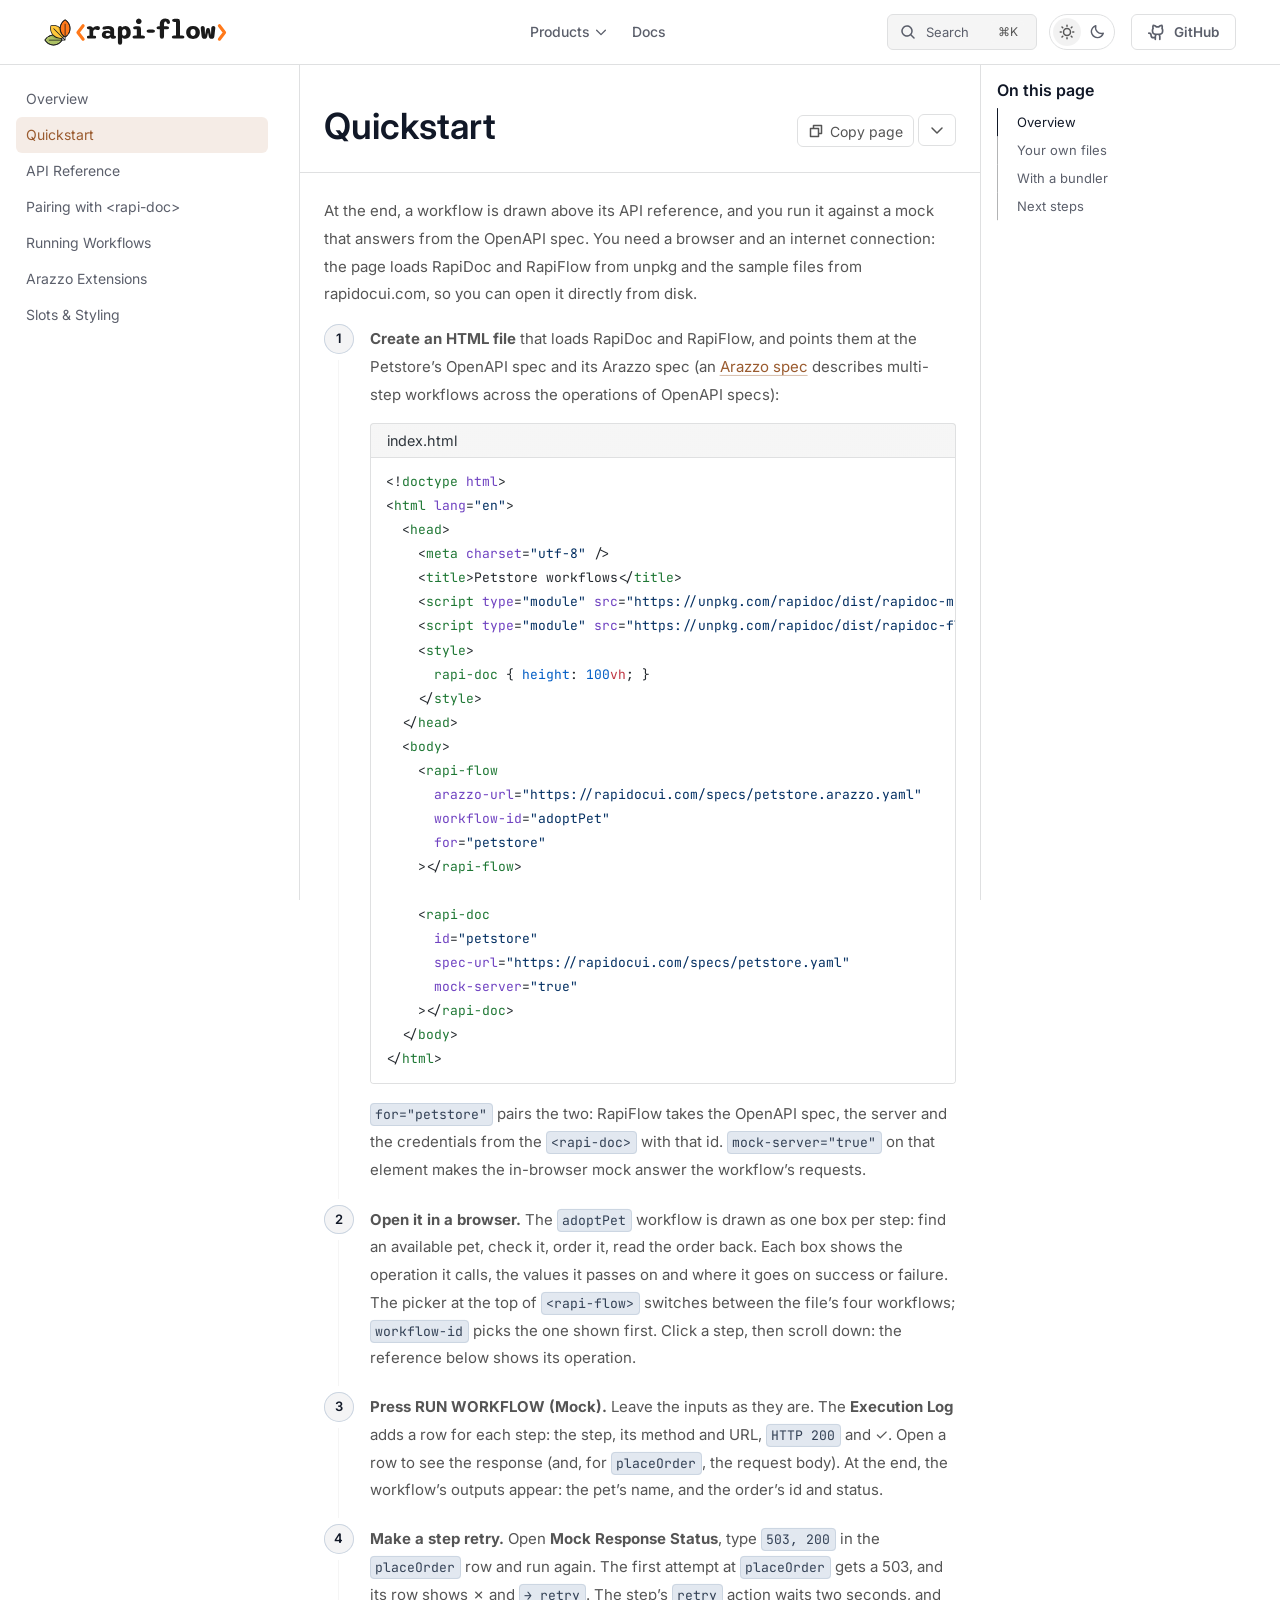
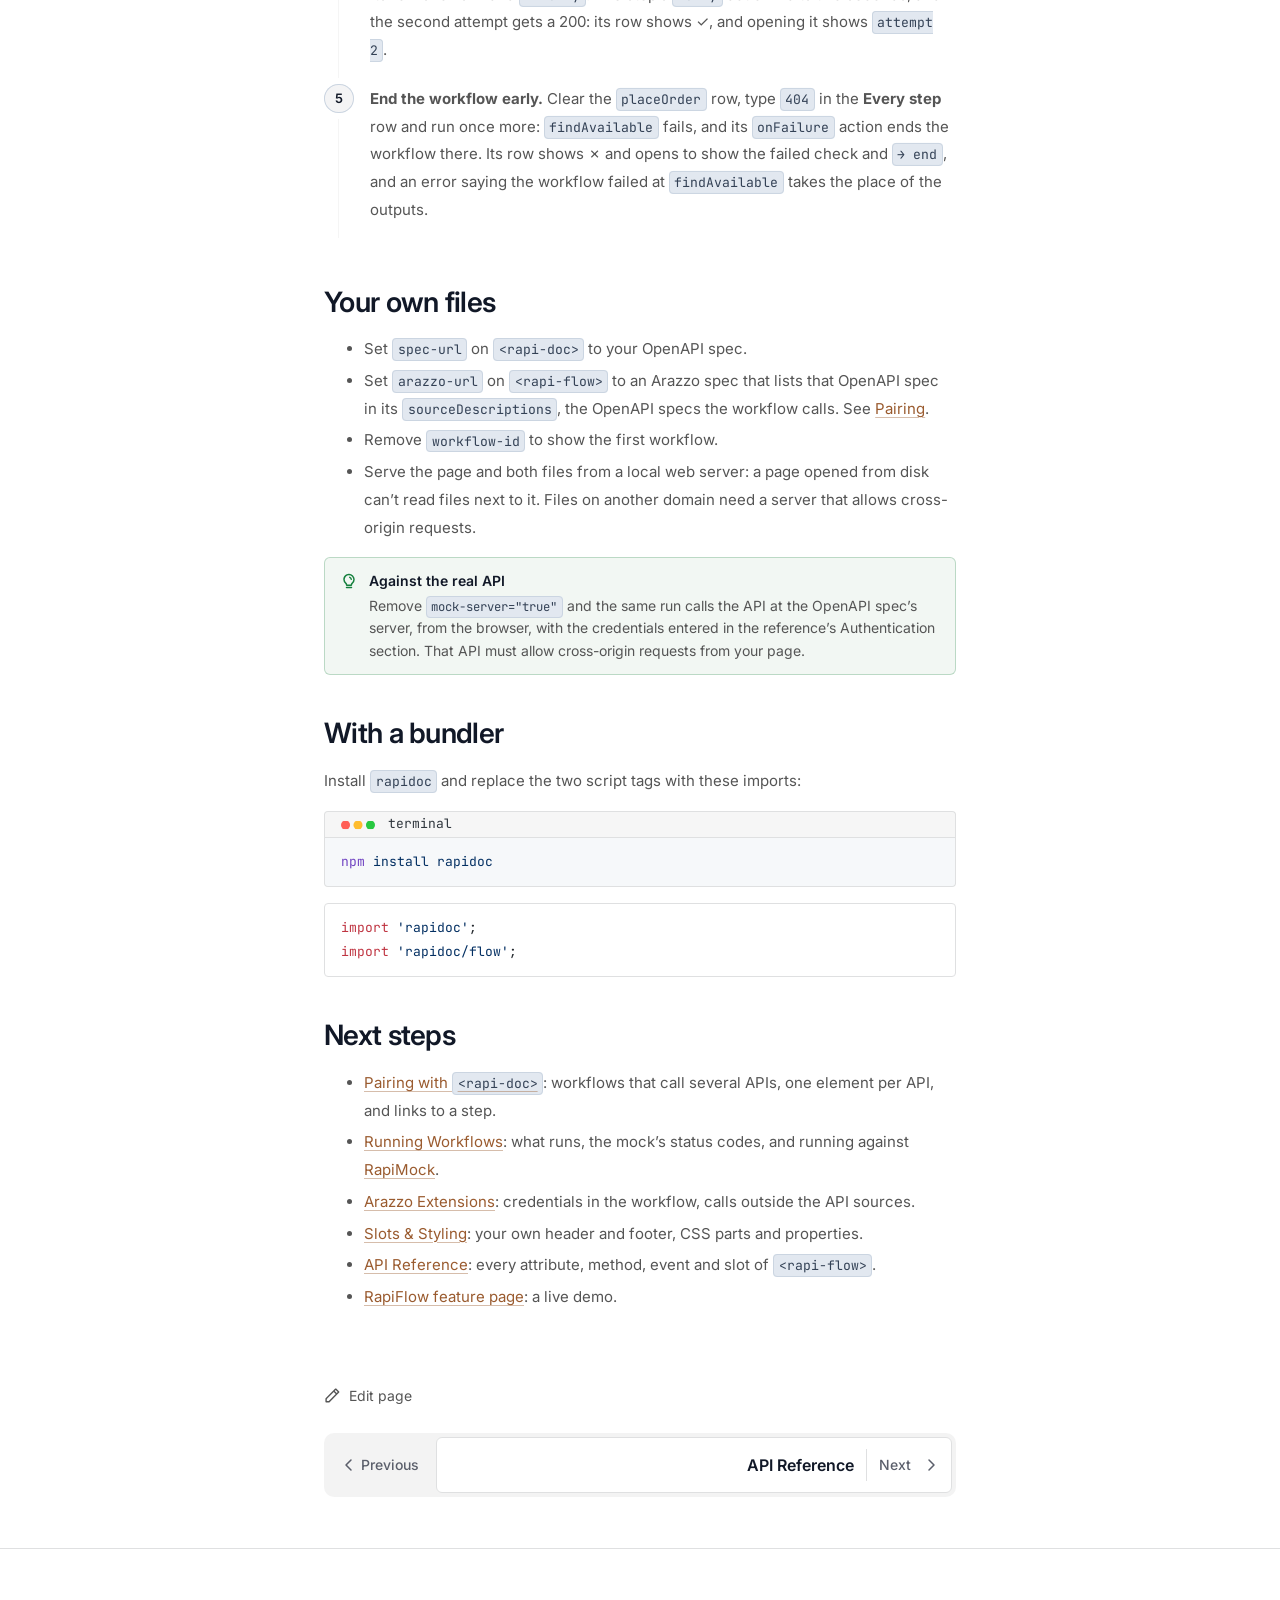
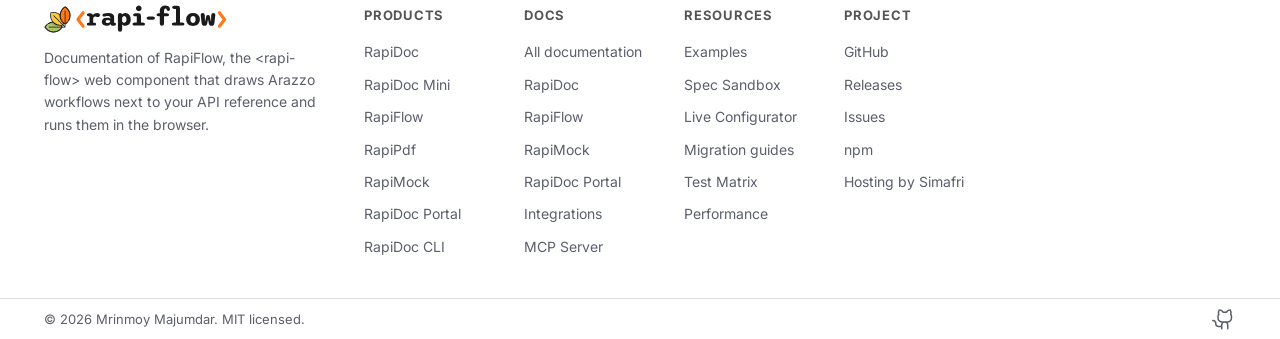
<file: docs/quickstart/index.html>
<!DOCTYPE html><html lang="en" dir="ltr" data-theme="dark" data-has-toc data-has-sidebar class="astro-i3ca2ene"><head><meta charset="utf-8"/><meta name="viewport" content="width=device-width, initial-scale=1"/><title>Quickstart | RapiFlow</title><link rel="canonical" href="https://flow.rapidocui.com/docs/quickstart/"/><link rel="sitemap" href="/sitemap-index.xml"/><link rel="preconnect" href="https://fonts.googleapis.com"/><link rel="preconnect" href="https://fonts.gstatic.com" crossorigin/><link rel="stylesheet" href="https://fonts.googleapis.com/css2?family=Inter:wght@400;500;600;700&amp;display=swap"/><link rel="stylesheet" href="https://fonts.googleapis.com/css2?family=JetBrains+Mono:wght@400;500;600;700&amp;display=swap"/><script async src="https://www.googletagmanager.com/gtag/js?id=G-M9TPKERDJ6"></script><script>window.dataLayer = window.dataLayer || [];
function gtag(){dataLayer.push(arguments);}
gtag('js', new Date());
gtag('config', 'G-M9TPKERDJ6', { content_group: 'Flow' });
</script><link rel="shortcut icon" href="/rapidoc-leaves.svg" type="image/svg+xml"/><meta property="og:title" content="Quickstart"/><meta property="og:type" content="article"/><meta property="og:url" content="https://flow.rapidocui.com/docs/quickstart/"/><meta property="og:locale" content="en"/><meta property="og:description" content="Run an Arazzo workflow in the browser in one HTML file: RapiFlow draws it above a RapiDoc API reference and runs each step against the in-browser mock."/><meta property="og:site_name" content="RapiFlow"/><meta name="twitter:card" content="summary_large_image"/><meta name="description" content="Run an Arazzo workflow in the browser in one HTML file: RapiFlow draws it above a RapiDoc API reference and runs each step against the in-browser mock."/><script>(() => {
  let stored = null;
  try { stored = localStorage.getItem('starlight-theme'); } catch {}
  const fallback = "auto" === 'auto' ? (matchMedia('(prefers-color-scheme: light)').matches ? 'light' : 'dark') : "auto";
  const theme = stored === 'light' || stored === 'dark' ? stored : fallback;
  document.documentElement.dataset.theme = theme;
  return { stored, theme };
})();
window.StarlightThemeProvider = { updatePickers() {} };</script><link rel="stylesheet" href="/_rapidoc/assets/print.C9eyqPGL.css" media="print"><link rel="stylesheet" href="/_rapidoc/assets/page-head.84U68Us5.css"><link rel="stylesheet" href="/_rapidoc/assets/index.DZRAUxwG.css"><style>@layer starlight.components{.card-grid:where(.astro-w3q4g72i){grid-template-columns:100%;gap:1rem;display:grid}.card-grid:where(.astro-w3q4g72i)>*{margin-top:0!important}@media (width>=50rem){.card-grid:where(.astro-w3q4g72i){grid-template-columns:1fr 1fr;gap:1.5rem}.stagger:where(.astro-w3q4g72i){--stagger-height:5rem;padding-bottom:var(--stagger-height)}.stagger:where(.astro-w3q4g72i)>:nth-child(2n){transform:translateY(var(--stagger-height))}}.sl-link-card:where(.astro-coybbbgh){border:1px solid var(--sl-color-gray-5);box-shadow:var(--sl-shadow-sm);border-radius:.5rem;grid-template-columns:1fr auto;gap:.5rem;padding:1rem;display:grid;position:relative}a:where(.astro-coybbbgh){line-height:var(--sl-line-height-headings);text-decoration:none}a:where(.astro-coybbbgh):before{content:"";position:absolute;inset:0}.stack:where(.astro-coybbbgh){flex-direction:column;gap:.5rem}.title:where(.astro-coybbbgh){color:var(--sl-color-white);font-weight:600;font-size:var(--sl-text-lg)}.description:where(.astro-coybbbgh){color:var(--sl-color-gray-3);line-height:1.5}.icon:where(.astro-coybbbgh){color:var(--sl-color-gray-3)}.sl-link-card:where(.astro-coybbbgh):hover{background:var(--sl-color-gray-7,var(--sl-color-gray-6));border-color:var(--sl-color-gray-2)}.sl-link-card:where(.astro-coybbbgh):hover .icon:where(.astro-coybbbgh){color:var(--sl-color-white)}}
@layer starlight.components{svg:where(.astro-hxdjxph4){color:var(--sl-icon-color);font-size:var(--sl-icon-size,1em);width:1em;height:1em;overflow:visible}}
.portal-sidebar-tabs,.portal-sidebar-tabs-select{display:none}@media (width>=50rem){.portal-sidebar-tabs{border-bottom:1px solid var(--portal-border);flex-direction:column;gap:.125rem;margin-bottom:1rem;padding-bottom:1rem;display:flex}.portal-sidebar-tabs-select{z-index:20;margin-bottom:1rem;display:block;position:relative}}.portal-sidebar-tab{border-radius:var(--portal-radius);color:var(--portal-muted);align-items:center;gap:.625rem;padding:.375rem .5rem;font-size:.875rem;font-weight:500;line-height:1.4;text-decoration:none;display:flex}.portal-sidebar-tab:hover{color:var(--portal-fg)}.portal-sidebar-tab[aria-current=page]{color:var(--portal-primary-text);background-color:var(--portal-primary-tint)}.portal-sidebar-tab-icon{display:inline-flex}.portal-sidebar-tab-external{opacity:.6;margin-inline-start:auto}.portal-sidebar-tabs-current{border:1px solid var(--portal-border);border-radius:var(--portal-radius);background-color:var(--portal-card-bg,transparent);color:var(--portal-primary-text);cursor:pointer;align-items:center;gap:.625rem;padding:.5rem .625rem;font-size:.875rem;font-weight:500;list-style:none;display:flex}.portal-sidebar-tabs-current::-webkit-details-marker{display:none}.portal-sidebar-tabs-current:hover,.portal-sidebar-tabs-select[open]>.portal-sidebar-tabs-current{border-color:var(--portal-primary)}.portal-sidebar-tabs-current:focus-visible{outline:2px solid var(--portal-primary);outline-offset:2px}.portal-sidebar-tabs-current-label{text-overflow:ellipsis;white-space:nowrap;flex:1;min-width:0;overflow:hidden}.portal-sidebar-tabs-caret{color:var(--portal-muted);flex:none}.portal-sidebar-tabs-select .portal-sidebar-tabs-panel{inset-inline:0;z-index:10;border:1px solid var(--portal-border);border-radius:var(--portal-radius);background-color:var(--portal-card-bg,var(--portal-bg));margin:0;padding:.375rem;position:absolute;top:calc(100% + .25rem);box-shadow:0 12px 32px #00000040}
@layer starlight.components{.sl-steps{--bullet-size:calc(var(--sl-line-height) * 1rem);--bullet-margin:.375rem;counter-reset:steps-counter var(--sl-steps-start,0);padding-inline-start:0;list-style:none}.sl-steps>li{counter-increment:steps-counter;padding-inline-start:calc(var(--bullet-size) + 1rem);min-height:calc(var(--bullet-size) + var(--bullet-margin));padding-bottom:1px;position:relative}.sl-steps>li+li{margin-top:0}.sl-steps>li:before{content:counter(steps-counter);top:0;width:var(--bullet-size);height:var(--bullet-size);line-height:var(--bullet-size);font-size:var(--sl-text-xs);text-align:center;color:var(--sl-color-white);background-color:var(--sl-color-gray-6);box-shadow:inset 0 0 0 1px var(--sl-color-gray-5);border-radius:99rem;font-weight:600;position:absolute;inset-inline-start:0}.sl-steps>li:after{--guide-width:1px;content:"";top:calc(var(--bullet-size) + var(--bullet-margin));bottom:var(--bullet-margin);width:var(--guide-width);background-color:var(--sl-color-hairline-light);position:absolute;inset-inline-start:calc((var(--bullet-size) - var(--guide-width)) / 2)}}@layer starlight.content{.sl-steps>li>:first-child{--lh:calc(1em * var(--sl-line-height));--shift-y:calc(.5 * (var(--bullet-size) - var(--lh)));transform:translateY(var(--shift-y));margin-bottom:var(--shift-y)}.sl-steps>li>:first-child:where(h1,h2,h3,h4,h5,h6){--lh:calc(1em * var(--sl-line-height-headings))}@supports (--prop:1lh){.sl-steps>li>:first-child{--lh:1lh}}}
</style><script type="module" src="/_rapidoc/assets/cNngjUgL.js"></script><style>html{scroll-padding-top:calc(var(--sl-nav-height) + 1rem)}body{-webkit-font-smoothing:antialiased;-moz-osx-font-smoothing:grayscale;margin:0}.portal-layout{flex-direction:column;min-height:100vh;display:flex}.portal-layout-main{flex:1 0 auto;min-width:0}.portal-layout-shell{flex:1 0 auto}.portal-layout-sidebar{inset:var(--sl-nav-height) 0 0 0;width:100%;max-width:none;height:auto;max-height:none;color:inherit;background-color:var(--portal-bg);border:0;margin:0;padding:0;position:fixed;overflow-y:auto}.portal-layout-sidebar:popover-open{flex-direction:column;display:flex}@media (width>=50rem){.portal-layout-shell{grid-template-columns:var(--portal-sidebar-width) minmax(0, 1fr);display:grid}.portal-layout-sidebar{inset:auto;top:var(--sl-nav-height);width:auto;height:calc(100dvh - var(--sl-nav-height));border-inline-end:1px solid var(--portal-border);flex-direction:column;display:flex;position:sticky;overflow:hidden}}
</style></head><body class="astro-i3ca2ene"><a class="sl-skip-link astro-l3mcwfu7" href="#_top">Skip to content</a><div class="page sl-flex astro-bx4ddj32"><header class="portal-header-root" data-portal-region="header" data-has-sidebar><!-- Row 1: brand, search, links and menus, theme switcher --><div class="portal-navbar" data-portal-region="header-inner"><a href="/" class="portal-brand" aria-label="RapiFlow home"><img src="/rapi-flow-lockup-light.svg" alt="RapiFlow" class="portal-brand-img portal-brand-img-light"><img src="/rapi-flow-lockup-dark.svg" alt="RapiFlow" class="portal-brand-img portal-brand-img-dark"></a><nav class="portal-nav-menu portal-nav-menu-start" aria-label="Main"><div class="portal-dropdown-wrapper"><button type="button" class="portal-nav-button portal-dropdown-trigger" aria-expanded="false" aria-controls="portal-menu-0"><span>Products</span><svg xmlns="http://www.w3.org/2000/svg" viewBox="0 0 256 256" width="16" height="16" fill="currentColor" aria-hidden="true" class="portal-chevron"><path d="M216.49,104.49l-80,80a12,12,0,0,1-17,0l-80-80a12,12,0,0,1,17-17L128,159l71.51-71.52a12,12,0,0,1,17,17Z"/></svg></button><div class="portal-megamenu-panel" id="portal-menu-0"><div class="portal-megamenu-groups"><section class="portal-megamenu-group" aria-labelledby="portal-menu-0-group-0"><h2 class="portal-megamenu-group-title" id="portal-menu-0-group-0">Products</h2><ul class="portal-megamenu-group-list"><li><a href="https://rapidocui.com/rapidoc/" class="portal-megamenu-card" target="_blank" rel="noopener noreferrer"><div class="portal-card-icon-box"><svg xmlns="http://www.w3.org/2000/svg" viewBox="0 0 256 256" width="24" height="24" fill="currentColor" aria-hidden="true"><path d="M208,88H152V32Z" opacity="0.2"/><path d="M181.66,146.34a8,8,0,0,1,0,11.32l-24,24a8,8,0,0,1-11.32-11.32L164.69,152l-18.35-18.34a8,8,0,0,1,11.32-11.32Zm-72-24a8,8,0,0,0-11.32,0l-24,24a8,8,0,0,0,0,11.32l24,24a8,8,0,0,0,11.32-11.32L91.31,152l18.35-18.34A8,8,0,0,0,109.66,122.34ZM216,88V216a16,16,0,0,1-16,16H56a16,16,0,0,1-16-16V40A16,16,0,0,1,56,24h96a8,8,0,0,1,5.66,2.34l56,56A8,8,0,0,1,216,88Zm-56-8h28.69L160,51.31Zm40,136V96H152a8,8,0,0,1-8-8V40H56V216H200Z"/></svg></div><div class="portal-card-body"><div class="portal-card-title-row"><span class="portal-card-title">RapiDoc</span><span class="portal-card-badge">&lt;rapi-doc&gt;</span><svg xmlns="http://www.w3.org/2000/svg" viewBox="0 0 256 256" width="16" height="16" fill="currentColor" aria-hidden="true" class="portal-card-external"><path d="M204,64V168a12,12,0,0,1-24,0V93L72.49,200.49a12,12,0,0,1-17-17L163,76H88a12,12,0,0,1,0-24H192A12,12,0,0,1,204,64Z"/></svg></div><p class="portal-card-desc">Interactive API reference from your OpenAPI spec</p></div></a></li><li><a href="https://rapidocui.com/rapidoc-mini/" class="portal-megamenu-card" target="_blank" rel="noopener noreferrer"><div class="portal-card-icon-box"><svg xmlns="http://www.w3.org/2000/svg" viewBox="0 0 256 256" width="24" height="24" fill="currentColor" aria-hidden="true"><path d="M204,168a28,28,0,0,0,12-2.69V208a8,8,0,0,1-8,8H64a8,8,0,0,1-8-8V165.31a28,28,0,1,1,0-50.62V72a8,8,0,0,1,8-8h46.69a28,28,0,1,1,50.61,0H208a8,8,0,0,1,8,8v42.69A28,28,0,1,0,204,168Z" opacity="0.2"/><path d="M220.27,158.54a8,8,0,0,0-7.7-.46,20,20,0,1,1,0-36.16A8,8,0,0,0,224,114.69V72a16,16,0,0,0-16-16H171.78a35.36,35.36,0,0,0,.22-4,36.15,36.15,0,0,0-11.36-26.25,36,36,0,0,0-60.55,23.63,36.56,36.56,0,0,0,.14,6.62H64A16,16,0,0,0,48,72v32.22a35.36,35.36,0,0,0-4-.22,36.12,36.12,0,0,0-26.24,11.36,35.7,35.7,0,0,0-9.69,27,36.08,36.08,0,0,0,33.31,33.6,36.56,36.56,0,0,0,6.62-.14V208a16,16,0,0,0,16,16H208a16,16,0,0,0,16-16V165.31A8,8,0,0,0,220.27,158.54ZM208,208H64V165.31a8,8,0,0,0-11.43-7.23,20,20,0,1,1,0-36.16A8,8,0,0,0,64,114.69V72h46.69a8,8,0,0,0,7.23-11.43,20,20,0,1,1,36.16,0A8,8,0,0,0,161.31,72H208v32.23a35.68,35.68,0,0,0-6.62-.14A36,36,0,0,0,204,176a35.36,35.36,0,0,0,4-.22Z"/></svg></div><div class="portal-card-body"><div class="portal-card-title-row"><span class="portal-card-title">RapiDoc Mini</span><span class="portal-card-badge">&lt;rapi-doc-mini&gt;</span><svg xmlns="http://www.w3.org/2000/svg" viewBox="0 0 256 256" width="16" height="16" fill="currentColor" aria-hidden="true" class="portal-card-external"><path d="M204,64V168a12,12,0,0,1-24,0V93L72.49,200.49a12,12,0,0,1-17-17L163,76H88a12,12,0,0,1,0-24H192A12,12,0,0,1,204,64Z"/></svg></div><p class="portal-card-desc">A few endpoints, with Try, inside a post or guide</p></div></a></li><li><a href="https://rapidocui.com/rapi-flow/" class="portal-megamenu-card" target="_blank" rel="noopener noreferrer"><div class="portal-card-icon-box"><svg xmlns="http://www.w3.org/2000/svg" viewBox="0 0 256 256" width="24" height="24" fill="currentColor" aria-hidden="true"><path d="M224,200a24,24,0,1,1-24-24A24,24,0,0,1,224,200Z" opacity="0.2"/><path d="M200,168a32.06,32.06,0,0,0-31,24H72a32,32,0,0,1,0-64h96a40,40,0,0,0,0-80H72a8,8,0,0,0,0,16h96a24,24,0,0,1,0,48H72a48,48,0,0,0,0,96h97a32,32,0,1,0,31-40Zm0,48a16,16,0,1,1,16-16A16,16,0,0,1,200,216Z"/></svg></div><div class="portal-card-body"><div class="portal-card-title-row"><span class="portal-card-title">RapiFlow</span><span class="portal-card-badge">&lt;rapi-flow&gt;</span><svg xmlns="http://www.w3.org/2000/svg" viewBox="0 0 256 256" width="16" height="16" fill="currentColor" aria-hidden="true" class="portal-card-external"><path d="M204,64V168a12,12,0,0,1-24,0V93L72.49,200.49a12,12,0,0,1-17-17L163,76H88a12,12,0,0,1,0-24H192A12,12,0,0,1,204,64Z"/></svg></div><p class="portal-card-desc">Step through and run Arazzo workflows</p></div></a></li><li><a href="https://rapidocui.com/rapipdf/" class="portal-megamenu-card" target="_blank" rel="noopener noreferrer"><div class="portal-card-icon-box"><svg xmlns="http://www.w3.org/2000/svg" viewBox="0 0 256 256" width="24" height="24" fill="currentColor" aria-hidden="true"><path d="M208,88H152V32Z" opacity="0.2"/><path d="M224,152a8,8,0,0,1-8,8H192v16h16a8,8,0,0,1,0,16H192v16a8,8,0,0,1-16,0V152a8,8,0,0,1,8-8h32A8,8,0,0,1,224,152ZM92,172a28,28,0,0,1-28,28H56v8a8,8,0,0,1-16,0V152a8,8,0,0,1,8-8H64A28,28,0,0,1,92,172Zm-16,0a12,12,0,0,0-12-12H56v24h8A12,12,0,0,0,76,172Zm88,8a36,36,0,0,1-36,36H112a8,8,0,0,1-8-8V152a8,8,0,0,1,8-8h16A36,36,0,0,1,164,180Zm-16,0a20,20,0,0,0-20-20h-8v40h8A20,20,0,0,0,148,180ZM40,112V40A16,16,0,0,1,56,24h96a8,8,0,0,1,5.66,2.34l56,56A8,8,0,0,1,216,88v24a8,8,0,0,1-16,0V96H152a8,8,0,0,1-8-8V40H56v72a8,8,0,0,1-16,0ZM160,80h28.69L160,51.31Z"/></svg></div><div class="portal-card-body"><div class="portal-card-title-row"><span class="portal-card-title">RapiPdf</span><span class="portal-card-badge">&lt;rapi-pdf&gt;</span><svg xmlns="http://www.w3.org/2000/svg" viewBox="0 0 256 256" width="16" height="16" fill="currentColor" aria-hidden="true" class="portal-card-external"><path d="M204,64V168a12,12,0,0,1-24,0V93L72.49,200.49a12,12,0,0,1-17-17L163,76H88a12,12,0,0,1,0-24H192A12,12,0,0,1,204,64Z"/></svg></div><p class="portal-card-desc">Turn an OpenAPI spec into a PDF</p></div></a></li><li><a href="https://rapidocui.com/rapi-mock/" class="portal-megamenu-card" target="_blank" rel="noopener noreferrer"><div class="portal-card-icon-box"><svg xmlns="http://www.w3.org/2000/svg" viewBox="0 0 256 256" width="24" height="24" fill="currentColor" aria-hidden="true"><path d="M216,152v48a8,8,0,0,1-8,8H48a8,8,0,0,1-8-8V152a8,8,0,0,1,8-8H208A8,8,0,0,1,216,152ZM208,48H48a8,8,0,0,0-8,8v48a8,8,0,0,0,8,8H208a8,8,0,0,0,8-8V56A8,8,0,0,0,208,48Z" opacity="0.2"/><path d="M208,136H48a16,16,0,0,0-16,16v48a16,16,0,0,0,16,16H208a16,16,0,0,0,16-16V152A16,16,0,0,0,208,136Zm0,64H48V152H208v48Zm0-160H48A16,16,0,0,0,32,56v48a16,16,0,0,0,16,16H208a16,16,0,0,0,16-16V56A16,16,0,0,0,208,40Zm0,64H48V56H208v48ZM192,80a12,12,0,1,1-12-12A12,12,0,0,1,192,80Zm0,96a12,12,0,1,1-12-12A12,12,0,0,1,192,176Z"/></svg></div><div class="portal-card-body"><div class="portal-card-title-row"><span class="portal-card-title">RapiMock</span><span class="portal-card-badge">rapidoc mock</span><svg xmlns="http://www.w3.org/2000/svg" viewBox="0 0 256 256" width="16" height="16" fill="currentColor" aria-hidden="true" class="portal-card-external"><path d="M204,64V168a12,12,0,0,1-24,0V93L72.49,200.49a12,12,0,0,1-17-17L163,76H88a12,12,0,0,1,0-24H192A12,12,0,0,1,204,64Z"/></svg></div><p class="portal-card-desc">A mock server that validates requests and remembers</p></div></a></li><li><a href="https://rapidocui.com/portal/" class="portal-megamenu-card" target="_blank" rel="noopener noreferrer"><div class="portal-card-icon-box"><svg xmlns="http://www.w3.org/2000/svg" viewBox="0 0 256 256" width="24" height="24" fill="currentColor" aria-hidden="true"><path d="M104,104V208H40a8,8,0,0,1-8-8V104Z" opacity="0.2"/><path d="M216,40H40A16,16,0,0,0,24,56V200a16,16,0,0,0,16,16H216a16,16,0,0,0,16-16V56A16,16,0,0,0,216,40Zm0,16V96H40V56ZM40,112H96v88H40Zm176,88H112V112H216v88Z"/></svg></div><div class="portal-card-body"><div class="portal-card-title-row"><span class="portal-card-title">RapiDoc Portal</span><svg xmlns="http://www.w3.org/2000/svg" viewBox="0 0 256 256" width="16" height="16" fill="currentColor" aria-hidden="true" class="portal-card-external"><path d="M204,64V168a12,12,0,0,1-24,0V93L72.49,200.49a12,12,0,0,1-17-17L163,76H88a12,12,0,0,1,0-24H192A12,12,0,0,1,204,64Z"/></svg></div><p class="portal-card-desc">API references and guides as one site, with search and SSO</p></div></a></li></ul></section><section class="portal-megamenu-group" aria-labelledby="portal-menu-0-group-1"><h2 class="portal-megamenu-group-title" id="portal-menu-0-group-1">Tools</h2><ul class="portal-megamenu-group-list"><li><a href="https://rapidocui.com/cli/" class="portal-megamenu-card" target="_blank" rel="noopener noreferrer"><div class="portal-card-icon-box"><svg xmlns="http://www.w3.org/2000/svg" viewBox="0 0 256 256" width="24" height="24" fill="currentColor" aria-hidden="true"><path d="M216,80V192H40V64H200A16,16,0,0,1,216,80Z" opacity="0.2"/><path d="M117.31,134l-72,64a8,8,0,1,1-10.63-12L100,128,34.69,70A8,8,0,1,1,45.32,58l72,64a8,8,0,0,1,0,12ZM216,184H120a8,8,0,0,0,0,16h96a8,8,0,0,0,0-16Z"/></svg></div><div class="portal-card-body"><div class="portal-card-title-row"><span class="portal-card-title">RapiDoc CLI</span><span class="portal-card-badge">rapidoc</span><svg xmlns="http://www.w3.org/2000/svg" viewBox="0 0 256 256" width="16" height="16" fill="currentColor" aria-hidden="true" class="portal-card-external"><path d="M204,64V168a12,12,0,0,1-24,0V93L72.49,200.49a12,12,0,0,1-17-17L163,76H88a12,12,0,0,1,0-24H192A12,12,0,0,1,204,64Z"/></svg></div><p class="portal-card-desc">Preview, validate, lint, bundle and export OpenAPI specs</p></div></a></li><li><a href="https://rapidocui.com/docs/mcp/" class="portal-megamenu-card" target="_blank" rel="noopener noreferrer"><div class="portal-card-icon-box"><svg xmlns="http://www.w3.org/2000/svg" viewBox="0 0 256 256" width="24" height="24" fill="currentColor" aria-hidden="true"><path d="M200,56H56A24,24,0,0,0,32,80V192a24,24,0,0,0,24,24H200a24,24,0,0,0,24-24V80A24,24,0,0,0,200,56ZM164,184H92a20,20,0,0,1,0-40h72a20,20,0,0,1,0,40Z" opacity="0.2"/><path d="M200,48H136V16a8,8,0,0,0-16,0V48H56A32,32,0,0,0,24,80V192a32,32,0,0,0,32,32H200a32,32,0,0,0,32-32V80A32,32,0,0,0,200,48Zm16,144a16,16,0,0,1-16,16H56a16,16,0,0,1-16-16V80A16,16,0,0,1,56,64H200a16,16,0,0,1,16,16ZM72,108a12,12,0,1,1,12,12A12,12,0,0,1,72,108Zm88,0a12,12,0,1,1,12,12A12,12,0,0,1,160,108Zm4,28H92a28,28,0,0,0,0,56h72a28,28,0,0,0,0-56Zm-24,16v24H116V152ZM80,164a12,12,0,0,1,12-12h8v24H92A12,12,0,0,1,80,164Zm84,12h-8V152h8a12,12,0,0,1,0,24Z"/></svg></div><div class="portal-card-body"><div class="portal-card-title-row"><span class="portal-card-title">MCP Server</span><svg xmlns="http://www.w3.org/2000/svg" viewBox="0 0 256 256" width="16" height="16" fill="currentColor" aria-hidden="true" class="portal-card-external"><path d="M204,64V168a12,12,0,0,1-24,0V93L72.49,200.49a12,12,0,0,1-17-17L163,76H88a12,12,0,0,1,0-24H192A12,12,0,0,1,204,64Z"/></svg></div><p class="portal-card-desc">Turn your API into tools for AI agents</p></div></a></li><li><a href="https://rapidocui.com/docs/prerender/" class="portal-megamenu-card" target="_blank" rel="noopener noreferrer"><div class="portal-card-icon-box"><svg xmlns="http://www.w3.org/2000/svg" viewBox="0 0 256 256" width="24" height="24" fill="currentColor" aria-hidden="true"><path d="M96,240l16-80L48,136,160,16,144,96l64,24Z" opacity="0.2"/><path d="M215.79,118.17a8,8,0,0,0-5-5.66L153.18,90.9l14.66-73.33a8,8,0,0,0-13.69-7l-112,120a8,8,0,0,0,3,13l57.63,21.61L88.16,238.43a8,8,0,0,0,13.69,7l112-120A8,8,0,0,0,215.79,118.17ZM109.37,214l10.47-52.38a8,8,0,0,0-5-9.06L62,132.71l84.62-90.66L136.16,94.43a8,8,0,0,0,5,9.06l52.8,19.8Z"/></svg></div><div class="portal-card-body"><div class="portal-card-title-row"><span class="portal-card-title">Pre-rendering</span><svg xmlns="http://www.w3.org/2000/svg" viewBox="0 0 256 256" width="16" height="16" fill="currentColor" aria-hidden="true" class="portal-card-external"><path d="M204,64V168a12,12,0,0,1-24,0V93L72.49,200.49a12,12,0,0,1-17-17L163,76H88a12,12,0,0,1,0-24H192A12,12,0,0,1,204,64Z"/></svg></div><p class="portal-card-desc">Server-rendered HTML for search engines and a fast first paint</p></div></a></li></ul></section><section class="portal-megamenu-group" aria-labelledby="portal-menu-0-group-2"><h2 class="portal-megamenu-group-title" id="portal-menu-0-group-2">Integrations</h2><ul class="portal-megamenu-group-list"><li><a href="https://rapidocui.com/integrations/" class="portal-megamenu-card portal-megamenu-card-compact" target="_blank" rel="noopener noreferrer"><div class="portal-card-body"><div class="portal-card-title-row"><span class="portal-card-title">All integrations</span><svg xmlns="http://www.w3.org/2000/svg" viewBox="0 0 256 256" width="16" height="16" fill="currentColor" aria-hidden="true" class="portal-card-external"><path d="M204,64V168a12,12,0,0,1-24,0V93L72.49,200.49a12,12,0,0,1-17-17L163,76H88a12,12,0,0,1,0-24H192A12,12,0,0,1,204,64Z"/></svg></div></div></a></li><li><a href="https://rapidocui.com/docs/integrations/front-end/" class="portal-megamenu-card portal-megamenu-card-compact" target="_blank" rel="noopener noreferrer"><div class="portal-card-body"><div class="portal-card-title-row"><span class="portal-card-title">React, Vue, Angular, Svelte</span><svg xmlns="http://www.w3.org/2000/svg" viewBox="0 0 256 256" width="16" height="16" fill="currentColor" aria-hidden="true" class="portal-card-external"><path d="M204,64V168a12,12,0,0,1-24,0V93L72.49,200.49a12,12,0,0,1-17-17L163,76H88a12,12,0,0,1,0-24H192A12,12,0,0,1,204,64Z"/></svg></div></div></a></li><li><a href="https://rapidocui.com/docs/integrations/node/" class="portal-megamenu-card portal-megamenu-card-compact" target="_blank" rel="noopener noreferrer"><div class="portal-card-body"><div class="portal-card-title-row"><span class="portal-card-title">Hono, Express, Fastify</span><svg xmlns="http://www.w3.org/2000/svg" viewBox="0 0 256 256" width="16" height="16" fill="currentColor" aria-hidden="true" class="portal-card-external"><path d="M204,64V168a12,12,0,0,1-24,0V93L72.49,200.49a12,12,0,0,1-17-17L163,76H88a12,12,0,0,1,0-24H192A12,12,0,0,1,204,64Z"/></svg></div></div></a></li><li><a href="https://rapidocui.com/docs/integrations/docs-sites/" class="portal-megamenu-card portal-megamenu-card-compact" target="_blank" rel="noopener noreferrer"><div class="portal-card-body"><div class="portal-card-title-row"><span class="portal-card-title">Starlight, VitePress, Docusaurus</span><svg xmlns="http://www.w3.org/2000/svg" viewBox="0 0 256 256" width="16" height="16" fill="currentColor" aria-hidden="true" class="portal-card-external"><path d="M204,64V168a12,12,0,0,1-24,0V93L72.49,200.49a12,12,0,0,1-17-17L163,76H88a12,12,0,0,1,0-24H192A12,12,0,0,1,204,64Z"/></svg></div></div></a></li><li><a href="https://rapidocui.com/docs/integrations/python/" class="portal-megamenu-card portal-megamenu-card-compact" target="_blank" rel="noopener noreferrer"><div class="portal-card-body"><div class="portal-card-title-row"><span class="portal-card-title">Python (FastAPI, Starlette)</span><svg xmlns="http://www.w3.org/2000/svg" viewBox="0 0 256 256" width="16" height="16" fill="currentColor" aria-hidden="true" class="portal-card-external"><path d="M204,64V168a12,12,0,0,1-24,0V93L72.49,200.49a12,12,0,0,1-17-17L163,76H88a12,12,0,0,1,0-24H192A12,12,0,0,1,204,64Z"/></svg></div></div></a></li><li><a href="https://rapidocui.com/docs/integrations/dotnet/" class="portal-megamenu-card portal-megamenu-card-compact" target="_blank" rel="noopener noreferrer"><div class="portal-card-body"><div class="portal-card-title-row"><span class="portal-card-title">.NET (ASP.NET Core)</span><svg xmlns="http://www.w3.org/2000/svg" viewBox="0 0 256 256" width="16" height="16" fill="currentColor" aria-hidden="true" class="portal-card-external"><path d="M204,64V168a12,12,0,0,1-24,0V93L72.49,200.49a12,12,0,0,1-17-17L163,76H88a12,12,0,0,1,0-24H192A12,12,0,0,1,204,64Z"/></svg></div></div></a></li><li><a href="https://rapidocui.com/docs/integrations/go/" class="portal-megamenu-card portal-megamenu-card-compact" target="_blank" rel="noopener noreferrer"><div class="portal-card-body"><div class="portal-card-title-row"><span class="portal-card-title">Go (net/http)</span><svg xmlns="http://www.w3.org/2000/svg" viewBox="0 0 256 256" width="16" height="16" fill="currentColor" aria-hidden="true" class="portal-card-external"><path d="M204,64V168a12,12,0,0,1-24,0V93L72.49,200.49a12,12,0,0,1-17-17L163,76H88a12,12,0,0,1,0-24H192A12,12,0,0,1,204,64Z"/></svg></div></div></a></li><li><a href="https://rapidocui.com/docs/integrations/build-your-own/" class="portal-megamenu-card portal-megamenu-card-compact" target="_blank" rel="noopener noreferrer"><div class="portal-card-body"><div class="portal-card-title-row"><span class="portal-card-title">Build an integration</span><svg xmlns="http://www.w3.org/2000/svg" viewBox="0 0 256 256" width="16" height="16" fill="currentColor" aria-hidden="true" class="portal-card-external"><path d="M204,64V168a12,12,0,0,1-24,0V93L72.49,200.49a12,12,0,0,1-17-17L163,76H88a12,12,0,0,1,0-24H192A12,12,0,0,1,204,64Z"/></svg></div></div></a></li></ul></section></div><div class="portal-megamenu-footer"><a href="https://rapidocui.com/docs/#which-package-do-i-need" class="portal-megamenu-footer-link"><span>Which package do I need?</span><svg xmlns="http://www.w3.org/2000/svg" viewBox="0 0 256 256" width="16" height="16" fill="currentColor" aria-hidden="true"><path d="M224.49,136.49l-72,72a12,12,0,0,1-17-17L187,140H40a12,12,0,0,1,0-24H187L135.51,64.48a12,12,0,0,1,17-17l72,72A12,12,0,0,1,224.49,136.49Z"/></svg></a></div></div></div><a href="https://rapidocui.com/docs/" class="portal-nav-link" target="_blank" rel="noopener noreferrer">Docs</a></nav><button type="button" class="portal-search-trigger" id="portal-search-btn" aria-label="Search ⌘K" aria-keyshortcuts="Meta+K Control+K /"><svg xmlns="http://www.w3.org/2000/svg" viewBox="0 0 256 256" width="16" height="16" fill="currentColor" aria-hidden="true" class="portal-search-icon"><path d="M232.49,215.51,185,168a92.12,92.12,0,1,0-17,17l47.53,47.54a12,12,0,0,0,17-17ZM44,112a68,68,0,1,1,68,68A68.07,68.07,0,0,1,44,112Z"/></svg><span class="portal-search-text">Search</span><kbd class="portal-search-kbd">⌘K</kbd></button><div class="portal-nav-end"><nav class="portal-nav-menu portal-nav-menu-end" aria-label="More"><a href="https://github.com/rapi-doc/RapiDoc" class="portal-nav-link portal-nav-button" target="_blank" rel="noopener noreferrer"><svg xmlns="http://www.w3.org/2000/svg" viewBox="0 0 256 256" width="16" height="16" fill="currentColor" aria-hidden="true" class="portal-nav-link-icon"><path d="M212.62,75.17A63.7,63.7,0,0,0,206.39,26,12,12,0,0,0,196,20a63.71,63.71,0,0,0-50,24H126A63.71,63.71,0,0,0,76,20a12,12,0,0,0-10.39,6,63.7,63.7,0,0,0-6.23,49.17A61.5,61.5,0,0,0,52,104v8a60.1,60.1,0,0,0,45.76,58.28A43.66,43.66,0,0,0,92,192v4H76a20,20,0,0,1-20-20,44.05,44.05,0,0,0-44-44,12,12,0,0,0,0,24,20,20,0,0,1,20,20,44.05,44.05,0,0,0,44,44H92v12a12,12,0,0,0,24,0V192a20,20,0,0,1,40,0v40a12,12,0,0,0,24,0V192a43.66,43.66,0,0,0-5.76-21.72A60.1,60.1,0,0,0,220,112v-8A61.5,61.5,0,0,0,212.62,75.17ZM196,112a36,36,0,0,1-36,36H112a36,36,0,0,1-36-36v-8a37.87,37.87,0,0,1,6.13-20.12,11.65,11.65,0,0,0,1.58-11.49,39.9,39.9,0,0,1-.4-27.72,39.87,39.87,0,0,1,26.41,17.8A12,12,0,0,0,119.82,68h32.35a12,12,0,0,0,10.11-5.53,39.84,39.84,0,0,1,26.41-17.8,39.9,39.9,0,0,1-.4,27.72,12,12,0,0,0,1.61,11.53A37.85,37.85,0,0,1,196,104Z"/></svg>GitHub</a></nav><button type="button" class="portal-theme-btn" id="portal-theme-toggle" aria-label="Dark mode" aria-pressed="false"><span class="portal-theme-option portal-theme-light" aria-hidden="true"><svg xmlns="http://www.w3.org/2000/svg" viewBox="0 0 256 256" width="16" height="16" fill="currentColor" aria-hidden="true"><path d="M116,36V20a12,12,0,0,1,24,0V36a12,12,0,0,1-24,0Zm80,92a68,68,0,1,1-68-68A68.07,68.07,0,0,1,196,128Zm-24,0a44,44,0,1,0-44,44A44.05,44.05,0,0,0,172,128ZM51.51,68.49a12,12,0,1,0,17-17l-12-12a12,12,0,0,0-17,17Zm0,119-12,12a12,12,0,0,0,17,17l12-12a12,12,0,1,0-17-17ZM196,72a12,12,0,0,0,8.49-3.51l12-12a12,12,0,0,0-17-17l-12,12A12,12,0,0,0,196,72Zm8.49,115.51a12,12,0,0,0-17,17l12,12a12,12,0,0,0,17-17ZM48,128a12,12,0,0,0-12-12H20a12,12,0,0,0,0,24H36A12,12,0,0,0,48,128Zm80,80a12,12,0,0,0-12,12v16a12,12,0,0,0,24,0V220A12,12,0,0,0,128,208Zm108-92H220a12,12,0,0,0,0,24h16a12,12,0,0,0,0-24Z"/></svg></span><span class="portal-theme-option portal-theme-dark" aria-hidden="true"><svg xmlns="http://www.w3.org/2000/svg" viewBox="0 0 256 256" width="16" height="16" fill="currentColor" aria-hidden="true"><path d="M236.37,139.4a12,12,0,0,0-12-3A84.07,84.07,0,0,1,119.6,31.59a12,12,0,0,0-15-15A108.86,108.86,0,0,0,49.69,55.07,108,108,0,0,0,136,228a107.09,107.09,0,0,0,64.93-21.69,108.86,108.86,0,0,0,38.44-54.94A12,12,0,0,0,236.37,139.4Zm-49.88,47.74A84,84,0,0,1,68.86,69.51,84.93,84.93,0,0,1,92.27,48.29Q92,52.13,92,56A108.12,108.12,0,0,0,200,164q3.87,0,7.71-.27A84.79,84.79,0,0,1,186.49,187.14Z"/></svg></span></button><button type="button" class="portal-mobile-toggle" id="portal-mobile-menu-btn" aria-label="Menu" aria-expanded="false" aria-controls="portal-mobile-drawer"><svg xmlns="http://www.w3.org/2000/svg" viewBox="0 0 256 256" width="24" height="24" fill="currentColor" aria-hidden="true"><path d="M224,128a8,8,0,0,1-8,8H40a8,8,0,0,1,0-16H216A8,8,0,0,1,224,128ZM40,72H216a8,8,0,0,0,0-16H40a8,8,0,0,0,0,16ZM216,184H40a8,8,0,0,0,0,16H216a8,8,0,0,0,0-16Z"/></svg></button><button type="button" class="portal-mobile-toggle portal-sidebar-toggle" popovertarget="starlight__sidebar" aria-label="Menu"><svg xmlns="http://www.w3.org/2000/svg" viewBox="0 0 256 256" width="24" height="24" fill="currentColor" aria-hidden="true"><path d="M224,128a8,8,0,0,1-8,8H40a8,8,0,0,1,0-16H216A8,8,0,0,1,224,128ZM40,72H216a8,8,0,0,0,0-16H40a8,8,0,0,0,0,16ZM216,184H40a8,8,0,0,0,0,16H216a8,8,0,0,0,0-16Z"/></svg></button></div></div><!-- Row 2: section tabs --><!-- Mobile Drawer --><div class="portal-mobile-drawer" id="portal-mobile-drawer" hidden><div class="portal-mobile-nav"><nav class="portal-mobile-tabs" aria-label="Sections"><a href="/" class="portal-mobile-tab" aria-current="page"><svg xmlns="http://www.w3.org/2000/svg" viewBox="0 0 256 256" width="16" height="16" fill="currentColor" aria-hidden="true"><path d="M208,24H72A32,32,0,0,0,40,56V224a8,8,0,0,0,8,8H192a8,8,0,0,0,0-16H56a16,16,0,0,1,16-16H208a8,8,0,0,0,8-8V32A8,8,0,0,0,208,24Zm-8,160H72a31.82,31.82,0,0,0-16,4.29V56A16,16,0,0,1,72,40H200Z"/></svg><span>Documentation</span></a></nav><div class="portal-mobile-links-group"><div class="portal-mobile-section"><div class="portal-mobile-section-title">Products</div><div class="portal-mobile-links"><a href="https://rapidocui.com/rapidoc/" class="portal-mobile-item" target="_blank" rel="noopener noreferrer"><svg xmlns="http://www.w3.org/2000/svg" viewBox="0 0 256 256" width="16" height="16" fill="currentColor" aria-hidden="true" class="portal-mobile-icon"><path d="M181.66,146.34a8,8,0,0,1,0,11.32l-24,24a8,8,0,0,1-11.32-11.32L164.69,152l-18.35-18.34a8,8,0,0,1,11.32-11.32Zm-72-24a8,8,0,0,0-11.32,0l-24,24a8,8,0,0,0,0,11.32l24,24a8,8,0,0,0,11.32-11.32L91.31,152l18.35-18.34A8,8,0,0,0,109.66,122.34ZM216,88V216a16,16,0,0,1-16,16H56a16,16,0,0,1-16-16V40A16,16,0,0,1,56,24h96a8,8,0,0,1,5.66,2.34l56,56A8,8,0,0,1,216,88Zm-56-8h28.69L160,51.31Zm40,136V96H152a8,8,0,0,1-8-8V40H56V216H200Z"/></svg><span>RapiDoc</span></a><a href="https://rapidocui.com/rapidoc-mini/" class="portal-mobile-item" target="_blank" rel="noopener noreferrer"><svg xmlns="http://www.w3.org/2000/svg" viewBox="0 0 256 256" width="16" height="16" fill="currentColor" aria-hidden="true" class="portal-mobile-icon"><path d="M220.27,158.54a8,8,0,0,0-7.7-.46,20,20,0,1,1,0-36.16A8,8,0,0,0,224,114.69V72a16,16,0,0,0-16-16H171.78a35.36,35.36,0,0,0,.22-4,36.11,36.11,0,0,0-11.36-26.24,36,36,0,0,0-60.55,23.62,36.56,36.56,0,0,0,.14,6.62H64A16,16,0,0,0,48,72v32.22a35.36,35.36,0,0,0-4-.22,36.12,36.12,0,0,0-26.24,11.36,35.7,35.7,0,0,0-9.69,27,36.08,36.08,0,0,0,33.31,33.6,35.68,35.68,0,0,0,6.62-.14V208a16,16,0,0,0,16,16H208a16,16,0,0,0,16-16V165.31A8,8,0,0,0,220.27,158.54ZM208,208H64V165.31a8,8,0,0,0-11.43-7.23,20,20,0,1,1,0-36.16A8,8,0,0,0,64,114.69V72h46.69a8,8,0,0,0,7.23-11.43,20,20,0,1,1,36.16,0A8,8,0,0,0,161.31,72H208v32.23a35.68,35.68,0,0,0-6.62-.14A36,36,0,0,0,204,176a35.36,35.36,0,0,0,4-.22Z"/></svg><span>RapiDoc Mini</span></a><a href="https://rapidocui.com/rapi-flow/" class="portal-mobile-item" target="_blank" rel="noopener noreferrer"><svg xmlns="http://www.w3.org/2000/svg" viewBox="0 0 256 256" width="16" height="16" fill="currentColor" aria-hidden="true" class="portal-mobile-icon"><path d="M200,168a32.06,32.06,0,0,0-31,24H72a32,32,0,0,1,0-64h96a40,40,0,0,0,0-80H72a8,8,0,0,0,0,16h96a24,24,0,0,1,0,48H72a48,48,0,0,0,0,96h97a32,32,0,1,0,31-40Zm0,48a16,16,0,1,1,16-16A16,16,0,0,1,200,216Z"/></svg><span>RapiFlow</span></a><a href="https://rapidocui.com/rapipdf/" class="portal-mobile-item" target="_blank" rel="noopener noreferrer"><svg xmlns="http://www.w3.org/2000/svg" viewBox="0 0 256 256" width="16" height="16" fill="currentColor" aria-hidden="true" class="portal-mobile-icon"><path d="M224,152a8,8,0,0,1-8,8H192v16h16a8,8,0,0,1,0,16H192v16a8,8,0,0,1-16,0V152a8,8,0,0,1,8-8h32A8,8,0,0,1,224,152ZM92,172a28,28,0,0,1-28,28H56v8a8,8,0,0,1-16,0V152a8,8,0,0,1,8-8H64A28,28,0,0,1,92,172Zm-16,0a12,12,0,0,0-12-12H56v24h8A12,12,0,0,0,76,172Zm88,8a36,36,0,0,1-36,36H112a8,8,0,0,1-8-8V152a8,8,0,0,1,8-8h16A36,36,0,0,1,164,180Zm-16,0a20,20,0,0,0-20-20h-8v40h8A20,20,0,0,0,148,180ZM40,112V40A16,16,0,0,1,56,24h96a8,8,0,0,1,5.66,2.34l56,56A8,8,0,0,1,216,88v24a8,8,0,0,1-16,0V96H152a8,8,0,0,1-8-8V40H56v72a8,8,0,0,1-16,0ZM160,80h28.69L160,51.31Z"/></svg><span>RapiPdf</span></a><a href="https://rapidocui.com/rapi-mock/" class="portal-mobile-item" target="_blank" rel="noopener noreferrer"><svg xmlns="http://www.w3.org/2000/svg" viewBox="0 0 256 256" width="16" height="16" fill="currentColor" aria-hidden="true" class="portal-mobile-icon"><path d="M208,136H48a16,16,0,0,0-16,16v48a16,16,0,0,0,16,16H208a16,16,0,0,0,16-16V152A16,16,0,0,0,208,136Zm0,64H48V152H208v48Zm0-160H48A16,16,0,0,0,32,56v48a16,16,0,0,0,16,16H208a16,16,0,0,0,16-16V56A16,16,0,0,0,208,40Zm0,64H48V56H208v48ZM192,80a12,12,0,1,1-12-12A12,12,0,0,1,192,80Zm0,96a12,12,0,1,1-12-12A12,12,0,0,1,192,176Z"/></svg><span>RapiMock</span></a><a href="https://rapidocui.com/portal/" class="portal-mobile-item" target="_blank" rel="noopener noreferrer"><svg xmlns="http://www.w3.org/2000/svg" viewBox="0 0 256 256" width="16" height="16" fill="currentColor" aria-hidden="true" class="portal-mobile-icon"><path d="M216,40H40A16,16,0,0,0,24,56V200a16,16,0,0,0,16,16H216a16,16,0,0,0,16-16V56A16,16,0,0,0,216,40Zm0,16V96H40V56ZM40,112H96v88H40Zm176,88H112V112H216v88Z"/></svg><span>RapiDoc Portal</span></a><a href="https://rapidocui.com/cli/" class="portal-mobile-item" target="_blank" rel="noopener noreferrer"><svg xmlns="http://www.w3.org/2000/svg" viewBox="0 0 256 256" width="16" height="16" fill="currentColor" aria-hidden="true" class="portal-mobile-icon"><path d="M117.31,134l-72,64a8,8,0,1,1-10.63-12L100,128,34.69,70A8,8,0,1,1,45.32,58l72,64a8,8,0,0,1,0,12ZM216,184H120a8,8,0,0,0,0,16h96a8,8,0,0,0,0-16Z"/></svg><span>RapiDoc CLI</span></a><a href="https://rapidocui.com/docs/mcp/" class="portal-mobile-item" target="_blank" rel="noopener noreferrer"><svg xmlns="http://www.w3.org/2000/svg" viewBox="0 0 256 256" width="16" height="16" fill="currentColor" aria-hidden="true" class="portal-mobile-icon"><path d="M200,48H136V16a8,8,0,0,0-16,0V48H56A32,32,0,0,0,24,80V192a32,32,0,0,0,32,32H200a32,32,0,0,0,32-32V80A32,32,0,0,0,200,48Zm16,144a16,16,0,0,1-16,16H56a16,16,0,0,1-16-16V80A16,16,0,0,1,56,64H200a16,16,0,0,1,16,16Zm-52-56H92a28,28,0,0,0,0,56h72a28,28,0,0,0,0-56Zm-24,16v24H116V152ZM80,164a12,12,0,0,1,12-12h8v24H92A12,12,0,0,1,80,164Zm84,12h-8V152h8a12,12,0,0,1,0,24ZM72,108a12,12,0,1,1,12,12A12,12,0,0,1,72,108Zm88,0a12,12,0,1,1,12,12A12,12,0,0,1,160,108Z"/></svg><span>MCP Server</span></a><a href="https://rapidocui.com/docs/prerender/" class="portal-mobile-item" target="_blank" rel="noopener noreferrer"><svg xmlns="http://www.w3.org/2000/svg" viewBox="0 0 256 256" width="16" height="16" fill="currentColor" aria-hidden="true" class="portal-mobile-icon"><path d="M215.79,118.17a8,8,0,0,0-5-5.66L153.18,90.9l14.66-73.33a8,8,0,0,0-13.69-7l-112,120a8,8,0,0,0,3,13l57.63,21.61L88.16,238.43a8,8,0,0,0,13.69,7l112-120A8,8,0,0,0,215.79,118.17ZM109.37,214l10.47-52.38a8,8,0,0,0-5-9.06L62,132.71l84.62-90.66L136.16,94.43a8,8,0,0,0,5,9.06l52.8,19.8Z"/></svg><span>Pre-rendering</span></a><a href="https://rapidocui.com/integrations/" class="portal-mobile-item" target="_blank" rel="noopener noreferrer"><span>All integrations</span></a><a href="https://rapidocui.com/docs/integrations/front-end/" class="portal-mobile-item" target="_blank" rel="noopener noreferrer"><span>React, Vue, Angular, Svelte</span></a><a href="https://rapidocui.com/docs/integrations/node/" class="portal-mobile-item" target="_blank" rel="noopener noreferrer"><span>Hono, Express, Fastify</span></a><a href="https://rapidocui.com/docs/integrations/docs-sites/" class="portal-mobile-item" target="_blank" rel="noopener noreferrer"><span>Starlight, VitePress, Docusaurus</span></a><a href="https://rapidocui.com/docs/integrations/python/" class="portal-mobile-item" target="_blank" rel="noopener noreferrer"><span>Python (FastAPI, Starlette)</span></a><a href="https://rapidocui.com/docs/integrations/dotnet/" class="portal-mobile-item" target="_blank" rel="noopener noreferrer"><span>.NET (ASP.NET Core)</span></a><a href="https://rapidocui.com/docs/integrations/go/" class="portal-mobile-item" target="_blank" rel="noopener noreferrer"><span>Go (net/http)</span></a><a href="https://rapidocui.com/docs/integrations/build-your-own/" class="portal-mobile-item" target="_blank" rel="noopener noreferrer"><span>Build an integration</span></a></div></div><a href="https://rapidocui.com/docs/" class="portal-mobile-direct-link" target="_blank" rel="noopener noreferrer">Docs</a><a href="https://github.com/rapi-doc/RapiDoc" class="portal-mobile-direct-link portal-mobile-button" target="_blank" rel="noopener noreferrer">GitHub</a></div></div></div></header><!-- Full-Text Search Modal (⌘K / Ctrl+K) --><div id="portal-search-modal" data-base="/" class="portal-search-modal-backdrop hidden" role="dialog" aria-modal="true" aria-label="Search Documentation"><div class="portal-search-modal-dialog"><div class="portal-search-modal-header"><span class="portal-search-modal-icon"><svg xmlns="http://www.w3.org/2000/svg" viewBox="0 0 256 256" width="24" height="24" fill="currentColor" aria-hidden="true"><path d="M229.66,218.34l-50.07-50.06a88.11,88.11,0,1,0-11.31,11.31l50.06,50.07a8,8,0,0,0,11.32-11.32ZM40,112a72,72,0,1,1,72,72A72.08,72.08,0,0,1,40,112Z"/></svg></span><input type="search" class="portal-search-modal-input" placeholder="Search documentation, guides, and APIs..." aria-label="Search" autocomplete="off" spellcheck="false"><button class="portal-search-modal-close" aria-label="Close search"><svg xmlns="http://www.w3.org/2000/svg" viewBox="0 0 256 256" width="16" height="16" fill="currentColor" aria-hidden="true"><path d="M208.49,191.51a12,12,0,0,1-17,17L128,145,64.49,208.49a12,12,0,0,1-17-17L111,128,47.51,64.49a12,12,0,0,1,17-17L128,111l63.51-63.52a12,12,0,0,1,17,17L145,128Z"/></svg></button></div><div class="portal-search-modal-filters"><button type="button" class="portal-search-filter-btn active" data-filter="all">All</button><button type="button" class="portal-search-filter-btn" data-filter="doc">Guides & Docs</button><button type="button" class="portal-search-filter-btn" data-filter="api">API Operations</button><button type="button" class="portal-search-filter-btn" data-filter="page">Pages</button></div><div class="portal-search-modal-body"><div class="portal-search-modal-results" role="listbox"></div><div class="portal-search-modal-empty hidden">No results found for "<span class="portal-search-empty-query"></span>"</div><div class="portal-search-modal-hint">Type keywords to search across guides, tutorials, and APIs...</div></div><div class="portal-search-modal-footer"><div class="portal-search-footer-hint"><kbd class="portal-kbd">↑</kbd><kbd class="portal-kbd">↓</kbd> <span>Navigate</span></div><div class="portal-search-footer-hint"><kbd class="portal-kbd">↵</kbd> <span>Select</span></div><div class="portal-search-footer-hint"><kbd class="portal-kbd">ESC</kbd> <span>Close</span></div></div></div></div><script>
  (function () {
    const modal = document.getElementById('portal-search-modal');
    if (!modal) return;

    const input = modal.querySelector('.portal-search-modal-input');
    const closeBtn = modal.querySelector('.portal-search-modal-close');
    const resultsContainer = modal.querySelector('.portal-search-modal-results');
    const emptyState = modal.querySelector('.portal-search-modal-empty');
    const emptyQuerySpan = modal.querySelector('.portal-search-empty-query');
    const hintState = modal.querySelector('.portal-search-modal-hint');
    const filterBtns = modal.querySelectorAll('.portal-search-filter-btn');

    // Paths in the search index are relative to the portal; the portal may be served under a base path.
    const base = (modal.dataset.base || '/').replace(/\/+$/, '');
    const withBase = (url) => (url && url.startsWith('/') && !url.startsWith('//') ? base + url : url);

    let searchRecords = null;
    let isLoading = false;
    let activeFilter = 'all';
    let currentResults = [];
    let selectedIndex = 0;

    async function loadSearchIndex() {
      if (searchRecords || isLoading) return;
      isLoading = true;
      try {
        const candidateUrls = [withBase('/search-index.json')];
        for (const url of candidateUrls) {
          try {
            const res = await fetch(url);
            if (res.ok) {
              const data = await res.json();
              searchRecords = data.records || [];
              showFiltersWithResults();
              break;
            }
          } catch {}
        }
      } catch (err) {
        console.warn('Failed to load search index:', err);
      } finally {
        isLoading = false;
      }
    }

    // A filter is offered only for a kind of result the site has (a portal without APIs has no
    // "API Operations"), and the row only when there is something to choose between.
    function showFiltersWithResults() {
      const kinds = new Set(searchRecords.map((record) => record.type));
      filterBtns.forEach((btn) => {
        const kind = btn.getAttribute('data-filter');
        btn.hidden = kind !== 'all' && !kinds.has(kind);
      });
      const row = modal.querySelector('.portal-search-modal-filters');
      if (row) row.hidden = kinds.size < 2;
    }

    function openModal() {
      modal.classList.remove('hidden');
      document.body.style.overflow = 'hidden';
      loadSearchIndex();
      setTimeout(() => {
        if (input) {
          input.focus();
          if (input.value) {
            performSearch(input.value);
          }
        }
      }, 50);
    }

    function closeModal() {
      modal.classList.add('hidden');
      document.body.style.overflow = '';
      if (input) input.value = '';
      if (resultsContainer) resultsContainer.innerHTML = '';
      if (emptyState) emptyState.classList.add('hidden');
      if (hintState) hintState.classList.remove('hidden');
      selectedIndex = 0;
    }

    // Keyboard trigger: ⌘K or Ctrl+K or / (when not typing in an input)
    document.addEventListener('keydown', (e) => {
      const isCmdK = (e.metaKey || e.ctrlKey) && e.key.toLowerCase() === 'k';
      const isSlash = e.key === '/' && !['INPUT', 'TEXTAREA'].includes(document.activeElement?.tagName);

      if (isCmdK || isSlash) {
        e.preventDefault();
        if (modal.classList.contains('hidden')) {
          openModal();
        } else {
          closeModal();
        }
      } else if (e.key === 'Escape' && !modal.classList.contains('hidden')) {
        e.preventDefault();
        closeModal();
      }
    });

    // Listen for search button click in header
    document.addEventListener('click', (e) => {
      if (e.target.closest('#portal-search-btn, .portal-search-trigger')) {
        e.preventDefault();
        openModal();
      }
    });

    if (closeBtn) closeBtn.addEventListener('click', closeModal);

    modal.addEventListener('click', (e) => {
      if (e.target === modal) closeModal();
    });

    filterBtns.forEach((btn) => {
      btn.addEventListener('click', () => {
        filterBtns.forEach((b) => b.classList.remove('active'));
        btn.classList.add('active');
        activeFilter = btn.getAttribute('data-filter') || 'all';
        if (input && input.value) {
          performSearch(input.value);
        }
      });
    });

    function performSearch(query) {
      const q = query.toLowerCase().trim();
      if (!q) {
        resultsContainer.innerHTML = '';
        emptyState.classList.add('hidden');
        hintState.classList.remove('hidden');
        currentResults = [];
        selectedIndex = 0;
        return;
      }

      hintState.classList.add('hidden');

      if (!searchRecords || !searchRecords.length) {
        resultsContainer.innerHTML = '';
        emptyState.classList.remove('hidden');
        if (emptyQuerySpan) emptyQuerySpan.textContent = query;
        return;
      }

      // Words of the query: a result must have every one of them, in any of its fields
      const tokens = q.split(/\s+/).filter(Boolean);
      // A name written with hyphens is found without them, and the other way round ("rapidoc" and
      // "rapi-doc" find the same things). A field with hyphens is searched in both spellings.
      const foldHyphens = (text) => (text.includes('-') ? text + ' ' + text.replace(/-/g, '') : text);
      const hasWord = (field, word) => {
        if (field.includes(word)) return true;
        const plain = word.replace(/-/g, '');
        return plain !== word && plain.length > 0 && field.includes(plain);
      };
      const scored = [];

      for (const record of searchRecords) {
        if (activeFilter !== 'all' && record.type !== activeFilter) {
          continue;
        }

        const titleLower = foldHyphens((record.title || '').toLowerCase());
        const subtitleLower = foldHyphens((record.subtitle || '').toLowerCase());
        const endpointLower = (record.endpoint || '').toLowerCase();
        const methodLower = (record.method || '').toLowerCase();
        const categoryLower = (record.category || '').toLowerCase();
        const contentLower = foldHyphens((record.content || '').toLowerCase());

        let score = 0;
        let matchesAllTokens = true;

        for (const token of tokens) {
          let tokenMatched = false;
          if (hasWord(titleLower, token)) {
            score += titleLower.startsWith(token) ? 25 : 15;
            tokenMatched = true;
          }
          if (hasWord(endpointLower, token)) {
            score += endpointLower.startsWith(token) ? 20 : 12;
            tokenMatched = true;
          }
          if (hasWord(subtitleLower, token)) {
            score += 10;
            tokenMatched = true;
          }
          if (methodLower === token) {
            score += 15;
            tokenMatched = true;
          }
          if (hasWord(categoryLower, token)) {
            score += 8;
            tokenMatched = true;
          }
          if (hasWord(contentLower, token)) {
            score += 4;
            tokenMatched = true;
          }

          if (!tokenMatched) {
            matchesAllTokens = false;
            break;
          }
        }

        if (matchesAllTokens && score > 0) {
          if (titleLower === q || endpointLower === q) score += 30;
          scored.push({ ...record, score });
        }
      }

      scored.sort((a, b) => b.score - a.score);
      currentResults = scored.slice(0, 15);
      selectedIndex = 0;
      renderResults(currentResults, tokens, query);
    }

    function highlightText(text, tokens) {
      if (!text) return '';
      let escaped = text.replace(/&/g, '&amp;').replace(/</g, '&lt;').replace(/>/g, '&gt;');
      for (const token of tokens) {
        if (!token) continue;
        const re = new RegExp('(' + token.replace(/[.*+?^${}()|[\]\\]/g, '\\$&') + ')', 'gi');
        escaped = escaped.replace(re, '<mark class="portal-search-match">$1</mark>');
      }
      return escaped;
    }

    function renderResults(results, tokens, query) {
      resultsContainer.innerHTML = '';
      if (!results.length) {
        emptyState.classList.remove('hidden');
        if (emptyQuerySpan) emptyQuerySpan.textContent = query;
        return;
      }

      emptyState.classList.add('hidden');

      results.forEach((item, idx) => {
        const link = document.createElement('a');
        link.href = withBase(item.url);
        link.className = 'portal-search-result-item ' + (idx === selectedIndex ? 'selected' : '');
        link.setAttribute('role', 'option');
        link.setAttribute('data-index', idx);

        let badgeHtml = '';
        if (item.type === 'api' && item.method) {
          const methodClass = 'method-' + item.method.toLowerCase();
          badgeHtml = '<span class="portal-search-badge ' + methodClass + '">' + item.method + '</span>';
        } else if (item.type === 'page') {
          badgeHtml = '<span class="portal-search-badge badge-page">PAGE</span>';
        } else {
          badgeHtml = '<span class="portal-search-badge badge-doc">DOC</span>';
        }

        const titleHtml = highlightText(item.title, tokens);
        const endpointHtml = item.endpoint
          ? '<span class="portal-search-result-endpoint">' + highlightText(item.endpoint, tokens) + '</span>'
          : '';
        const snippetHtml = item.content ? highlightText(item.content.slice(0, 140) + '...', tokens) : '';

        link.innerHTML =
          '<div class="portal-search-result-header">' +
          badgeHtml +
          '<span>' + titleHtml + '</span>' +
          endpointHtml +
          '<span class="portal-search-result-category">' + (item.category || '') + '</span>' +
          '</div>' +
          (snippetHtml ? '<div class="portal-search-result-snippet">' + snippetHtml + '</div>' : '');

        link.addEventListener('click', closeModal);
        resultsContainer.appendChild(link);
      });
    }

    function updateSelection(newIdx) {
      const items = resultsContainer.querySelectorAll('.portal-search-result-item');
      if (!items.length) return;
      if (newIdx < 0) newIdx = items.length - 1;
      if (newIdx >= items.length) newIdx = 0;
      selectedIndex = newIdx;
      items.forEach((it, i) => {
        if (i === selectedIndex) {
          it.classList.add('selected');
          it.scrollIntoView({ block: 'nearest' });
        } else {
          it.classList.remove('selected');
        }
      });
    }

    if (input) {
      input.addEventListener('input', (e) => performSearch(e.target.value));
      input.addEventListener('keydown', (e) => {
        if (e.key === 'ArrowDown') {
          e.preventDefault();
          updateSelection(selectedIndex + 1);
        } else if (e.key === 'ArrowUp') {
          e.preventDefault();
          updateSelection(selectedIndex - 1);
        } else if (e.key === 'Enter') {
          e.preventDefault();
          if (currentResults[selectedIndex]) {
            const url = currentResults[selectedIndex].url;
            closeModal();
            window.location.href = withBase(url);
          }
        }
      });
    }
  })();
</script><script>
  document.addEventListener('DOMContentLoaded', () => {
    // 1. Theme switcher: a toggle button, pressed while the dark theme is on
    const themeBtn = document.getElementById('portal-theme-toggle');
    if (themeBtn) {
      const root = document.documentElement;
      const sync = () => themeBtn.setAttribute('aria-pressed', String(root.getAttribute('data-theme') !== 'light'));
      sync();
      themeBtn.addEventListener('click', () => {
        const next = root.getAttribute('data-theme') === 'light' ? 'dark' : 'light';
        root.setAttribute('data-theme', next);
        try {
          localStorage.setItem('starlight-theme', next);
        } catch {}
        sync();
      });
    }

    // 2. Announcement Dismissal
    const closeAnnounce = document.getElementById('portal-announcement-close');
    const announceBar = document.getElementById('portal-announcement');
    if (closeAnnounce && announceBar) {
      // The class hides the bar and sets --portal-banner-height to 0 (portal-theme.css).
      closeAnnounce.addEventListener('click', () => {
        document.documentElement.classList.add('portal-announcement-dismissed');
        // Remembered across reloads and visits until the announcement changes.
        try {
          localStorage.setItem(`portal-announcement-dismissed:${announceBar.dataset.bannerKey}`, '1');
        } catch {}
      });
    }

    // 3. Search Trigger (⌘K)
    const searchBtn = document.getElementById('portal-search-btn');
    if (searchBtn) {
      searchBtn.addEventListener('click', () => {
        const slSearch = document.querySelector('button[data-open-modal]');
        if (slSearch) {
          slSearch.click();
        } else {
          const rapiDoc = document.querySelector('rapi-doc');
          if (rapiDoc && typeof rapiDoc.openSearchDialog === 'function') {
            rapiDoc.openSearchDialog();
          } else {
            window.dispatchEvent(new KeyboardEvent('keydown', { key: 'k', metaKey: true, bubbles: true }));
          }
        }
      });
    }

    // 4. Dropdown menus (WAI-ARIA disclosure navigation): the trigger button toggles its panel, and
    // hovering opens it for the mouse. Keyboard: Enter/Space toggle, ArrowDown opens the menu and moves
    // to the next link, ArrowUp/Home/End move between links, Escape closes the menu and returns to its
    // trigger, and tabbing out closes it. ArrowLeft/ArrowRight move between the top-level items.
    const navMenus = [...document.querySelectorAll('.portal-nav-menu')];
    const wrappers = [...document.querySelectorAll('.portal-dropdown-wrapper')];
    const triggerOf = (wrapper) => wrapper.querySelector('.portal-dropdown-trigger');
    const isOpen = (wrapper) => wrapper.classList.contains('is-open');
    const setOpen = (wrapper, open) => {
      wrapper.classList.toggle('is-open', open);
      triggerOf(wrapper).setAttribute('aria-expanded', String(open));
    };
    const closeAll = (except) => wrappers.forEach((wrapper) => wrapper !== except && setOpen(wrapper, false));

    wrappers.forEach((wrapper) => {
      const trigger = triggerOf(wrapper);
      wrapper.addEventListener('mouseenter', () => closeAll(wrapper));
      trigger.addEventListener('click', () => {
        const open = !isOpen(wrapper);
        closeAll(wrapper);
        setOpen(wrapper, open);
      });
      wrapper.addEventListener('keydown', (e) => {
        const links = [...wrapper.querySelectorAll('.portal-megamenu-panel a')];
        const index = links.indexOf(document.activeElement);
        let next;
        if (e.key === 'Escape') {
          if (!isOpen(wrapper)) return;
          setOpen(wrapper, false);
          trigger.focus();
        } else if (e.key === 'ArrowDown') {
          if (!isOpen(wrapper)) {
            closeAll(wrapper);
            setOpen(wrapper, true);
          }
          next = links[(index + 1) % links.length];
        } else if (index !== -1 && e.key === 'ArrowUp') {
          next = links[(index - 1 + links.length) % links.length];
        } else if (index !== -1 && e.key === 'Home') {
          next = links[0];
        } else if (index !== -1 && e.key === 'End') {
          next = links[links.length - 1];
        } else {
          return;
        }
        e.preventDefault();
        next?.focus();
      });
      wrapper.addEventListener('focusout', (e) => {
        if (!wrapper.contains(e.relatedTarget)) setOpen(wrapper, false);
      });
    });

    navMenus.forEach((navMenu) => {
      navMenu.addEventListener('keydown', (e) => {
        if (e.key !== 'ArrowLeft' && e.key !== 'ArrowRight') return;
        const items = [...navMenu.querySelectorAll(':scope > a, :scope > .portal-dropdown-wrapper > .portal-dropdown-trigger')];
        const index = items.indexOf(document.activeElement);
        if (index === -1) return;
        e.preventDefault();
        items[(index + (e.key === 'ArrowRight' ? 1 : items.length - 1)) % items.length].focus();
      });
      navMenu.addEventListener('mouseleave', () => closeAll());
      navMenu.querySelectorAll(':scope > a').forEach((link) => link.addEventListener('mouseenter', () => closeAll()));
    });
    document.addEventListener('click', (e) => {
      if (!e.target.closest('.portal-dropdown-wrapper')) closeAll();
    });

    // 5. Menu drawer (narrow screens without a sidebar): closes on Escape and when a link is chosen
    const mobileBtn = document.getElementById('portal-mobile-menu-btn');
    const mobileDrawer = document.getElementById('portal-mobile-drawer');
    if (mobileBtn && mobileDrawer) {
      const setDrawer = (open) => {
        mobileDrawer.hidden = !open;
        mobileBtn.setAttribute('aria-expanded', String(open));
      };
      mobileBtn.addEventListener('click', () => setDrawer(mobileDrawer.hidden));
      mobileDrawer.addEventListener('click', (e) => {
        if (e.target.closest('a')) setDrawer(false);
      });
      document.addEventListener('keydown', (e) => {
        if (e.key === 'Escape' && !mobileDrawer.hidden) {
          setDrawer(false);
          mobileBtn.focus();
        }
      });
    }
  });
</script><div class="portal-shell astro-bx4ddj32"><nav class="sidebar print:hidden astro-bx4ddj32" aria-label="Main"><script type="module">var e=class extends HTMLElement{constructor(){super();let e=matchMedia(`(min-width: 50em)`),t=()=>{this.popover=e.matches?null:`auto`};t(),e.addEventListener(`change`,()=>t()),this.addEventListener(`toggle`,e=>this.trapFocus(e.newState===`open`))}trapFocus(e){document.querySelectorAll(`.main-frame, .portal-footer-root, .sl-skip-link`).forEach(t=>{t.toggleAttribute(`inert`,e)})}};customElements.define(`sl-sidebar-pane`,e);</script><script type="module">for(let e of document.querySelectorAll(`[data-portal-sidebar-tabs-select]`))e.addEventListener(`keydown`,t=>{t.key===`Escape`&&e.open&&(e.open=!1,e.querySelector(`summary`)?.focus())}),document.addEventListener(`click`,t=>{e.open&&!e.contains(t.target)&&(e.open=!1)});</script><script type="module">var e=class extends HTMLElement{constructor(){super();let e=this.querySelector(`select`);e&&(e.addEventListener(`change`,e=>{e.currentTarget instanceof HTMLSelectElement&&(window.location.pathname=e.currentTarget.value)}),window.addEventListener(`pageshow`,t=>{if(!t.persisted)return;let n=e.querySelector(`option[selected]`)?.index;n!==e.selectedIndex&&(e.selectedIndex=n??0)}))}};customElements.define(`starlight-lang-select`,e);</script><sl-sidebar-pane popover id="starlight__sidebar" class="sidebar-pane astro-bx4ddj32" data-portal-region="sidebar"><div class="sidebar-content sl-flex astro-bx4ddj32"><div class="portal-sidebar-header-links md:sl-hidden astro-qzwbwvs4"><div class="portal-mobile-nav"><nav class="portal-mobile-tabs" aria-label="Sections"><a href="/" class="portal-mobile-tab" aria-current="page"><svg xmlns="http://www.w3.org/2000/svg" viewBox="0 0 256 256" width="16" height="16" fill="currentColor" aria-hidden="true"><path d="M208,24H72A32,32,0,0,0,40,56V224a8,8,0,0,0,8,8H192a8,8,0,0,0,0-16H56a16,16,0,0,1,16-16H208a8,8,0,0,0,8-8V32A8,8,0,0,0,208,24Zm-8,160H72a31.82,31.82,0,0,0-16,4.29V56A16,16,0,0,1,72,40H200Z"/></svg><span>Documentation</span></a></nav><div class="portal-mobile-links-group"><div class="portal-mobile-section"><div class="portal-mobile-section-title">Products</div><div class="portal-mobile-links"><a href="https://rapidocui.com/rapidoc/" class="portal-mobile-item" target="_blank" rel="noopener noreferrer"><svg xmlns="http://www.w3.org/2000/svg" viewBox="0 0 256 256" width="16" height="16" fill="currentColor" aria-hidden="true" class="portal-mobile-icon"><path d="M181.66,146.34a8,8,0,0,1,0,11.32l-24,24a8,8,0,0,1-11.32-11.32L164.69,152l-18.35-18.34a8,8,0,0,1,11.32-11.32Zm-72-24a8,8,0,0,0-11.32,0l-24,24a8,8,0,0,0,0,11.32l24,24a8,8,0,0,0,11.32-11.32L91.31,152l18.35-18.34A8,8,0,0,0,109.66,122.34ZM216,88V216a16,16,0,0,1-16,16H56a16,16,0,0,1-16-16V40A16,16,0,0,1,56,24h96a8,8,0,0,1,5.66,2.34l56,56A8,8,0,0,1,216,88Zm-56-8h28.69L160,51.31Zm40,136V96H152a8,8,0,0,1-8-8V40H56V216H200Z"/></svg><span>RapiDoc</span></a><a href="https://rapidocui.com/rapidoc-mini/" class="portal-mobile-item" target="_blank" rel="noopener noreferrer"><svg xmlns="http://www.w3.org/2000/svg" viewBox="0 0 256 256" width="16" height="16" fill="currentColor" aria-hidden="true" class="portal-mobile-icon"><path d="M220.27,158.54a8,8,0,0,0-7.7-.46,20,20,0,1,1,0-36.16A8,8,0,0,0,224,114.69V72a16,16,0,0,0-16-16H171.78a35.36,35.36,0,0,0,.22-4,36.11,36.11,0,0,0-11.36-26.24,36,36,0,0,0-60.55,23.62,36.56,36.56,0,0,0,.14,6.62H64A16,16,0,0,0,48,72v32.22a35.36,35.36,0,0,0-4-.22,36.12,36.12,0,0,0-26.24,11.36,35.7,35.7,0,0,0-9.69,27,36.08,36.08,0,0,0,33.31,33.6,35.68,35.68,0,0,0,6.62-.14V208a16,16,0,0,0,16,16H208a16,16,0,0,0,16-16V165.31A8,8,0,0,0,220.27,158.54ZM208,208H64V165.31a8,8,0,0,0-11.43-7.23,20,20,0,1,1,0-36.16A8,8,0,0,0,64,114.69V72h46.69a8,8,0,0,0,7.23-11.43,20,20,0,1,1,36.16,0A8,8,0,0,0,161.31,72H208v32.23a35.68,35.68,0,0,0-6.62-.14A36,36,0,0,0,204,176a35.36,35.36,0,0,0,4-.22Z"/></svg><span>RapiDoc Mini</span></a><a href="https://rapidocui.com/rapi-flow/" class="portal-mobile-item" target="_blank" rel="noopener noreferrer"><svg xmlns="http://www.w3.org/2000/svg" viewBox="0 0 256 256" width="16" height="16" fill="currentColor" aria-hidden="true" class="portal-mobile-icon"><path d="M200,168a32.06,32.06,0,0,0-31,24H72a32,32,0,0,1,0-64h96a40,40,0,0,0,0-80H72a8,8,0,0,0,0,16h96a24,24,0,0,1,0,48H72a48,48,0,0,0,0,96h97a32,32,0,1,0,31-40Zm0,48a16,16,0,1,1,16-16A16,16,0,0,1,200,216Z"/></svg><span>RapiFlow</span></a><a href="https://rapidocui.com/rapipdf/" class="portal-mobile-item" target="_blank" rel="noopener noreferrer"><svg xmlns="http://www.w3.org/2000/svg" viewBox="0 0 256 256" width="16" height="16" fill="currentColor" aria-hidden="true" class="portal-mobile-icon"><path d="M224,152a8,8,0,0,1-8,8H192v16h16a8,8,0,0,1,0,16H192v16a8,8,0,0,1-16,0V152a8,8,0,0,1,8-8h32A8,8,0,0,1,224,152ZM92,172a28,28,0,0,1-28,28H56v8a8,8,0,0,1-16,0V152a8,8,0,0,1,8-8H64A28,28,0,0,1,92,172Zm-16,0a12,12,0,0,0-12-12H56v24h8A12,12,0,0,0,76,172Zm88,8a36,36,0,0,1-36,36H112a8,8,0,0,1-8-8V152a8,8,0,0,1,8-8h16A36,36,0,0,1,164,180Zm-16,0a20,20,0,0,0-20-20h-8v40h8A20,20,0,0,0,148,180ZM40,112V40A16,16,0,0,1,56,24h96a8,8,0,0,1,5.66,2.34l56,56A8,8,0,0,1,216,88v24a8,8,0,0,1-16,0V96H152a8,8,0,0,1-8-8V40H56v72a8,8,0,0,1-16,0ZM160,80h28.69L160,51.31Z"/></svg><span>RapiPdf</span></a><a href="https://rapidocui.com/rapi-mock/" class="portal-mobile-item" target="_blank" rel="noopener noreferrer"><svg xmlns="http://www.w3.org/2000/svg" viewBox="0 0 256 256" width="16" height="16" fill="currentColor" aria-hidden="true" class="portal-mobile-icon"><path d="M208,136H48a16,16,0,0,0-16,16v48a16,16,0,0,0,16,16H208a16,16,0,0,0,16-16V152A16,16,0,0,0,208,136Zm0,64H48V152H208v48Zm0-160H48A16,16,0,0,0,32,56v48a16,16,0,0,0,16,16H208a16,16,0,0,0,16-16V56A16,16,0,0,0,208,40Zm0,64H48V56H208v48ZM192,80a12,12,0,1,1-12-12A12,12,0,0,1,192,80Zm0,96a12,12,0,1,1-12-12A12,12,0,0,1,192,176Z"/></svg><span>RapiMock</span></a><a href="https://rapidocui.com/portal/" class="portal-mobile-item" target="_blank" rel="noopener noreferrer"><svg xmlns="http://www.w3.org/2000/svg" viewBox="0 0 256 256" width="16" height="16" fill="currentColor" aria-hidden="true" class="portal-mobile-icon"><path d="M216,40H40A16,16,0,0,0,24,56V200a16,16,0,0,0,16,16H216a16,16,0,0,0,16-16V56A16,16,0,0,0,216,40Zm0,16V96H40V56ZM40,112H96v88H40Zm176,88H112V112H216v88Z"/></svg><span>RapiDoc Portal</span></a><a href="https://rapidocui.com/cli/" class="portal-mobile-item" target="_blank" rel="noopener noreferrer"><svg xmlns="http://www.w3.org/2000/svg" viewBox="0 0 256 256" width="16" height="16" fill="currentColor" aria-hidden="true" class="portal-mobile-icon"><path d="M117.31,134l-72,64a8,8,0,1,1-10.63-12L100,128,34.69,70A8,8,0,1,1,45.32,58l72,64a8,8,0,0,1,0,12ZM216,184H120a8,8,0,0,0,0,16h96a8,8,0,0,0,0-16Z"/></svg><span>RapiDoc CLI</span></a><a href="https://rapidocui.com/docs/mcp/" class="portal-mobile-item" target="_blank" rel="noopener noreferrer"><svg xmlns="http://www.w3.org/2000/svg" viewBox="0 0 256 256" width="16" height="16" fill="currentColor" aria-hidden="true" class="portal-mobile-icon"><path d="M200,48H136V16a8,8,0,0,0-16,0V48H56A32,32,0,0,0,24,80V192a32,32,0,0,0,32,32H200a32,32,0,0,0,32-32V80A32,32,0,0,0,200,48Zm16,144a16,16,0,0,1-16,16H56a16,16,0,0,1-16-16V80A16,16,0,0,1,56,64H200a16,16,0,0,1,16,16Zm-52-56H92a28,28,0,0,0,0,56h72a28,28,0,0,0,0-56Zm-24,16v24H116V152ZM80,164a12,12,0,0,1,12-12h8v24H92A12,12,0,0,1,80,164Zm84,12h-8V152h8a12,12,0,0,1,0,24ZM72,108a12,12,0,1,1,12,12A12,12,0,0,1,72,108Zm88,0a12,12,0,1,1,12,12A12,12,0,0,1,160,108Z"/></svg><span>MCP Server</span></a><a href="https://rapidocui.com/docs/prerender/" class="portal-mobile-item" target="_blank" rel="noopener noreferrer"><svg xmlns="http://www.w3.org/2000/svg" viewBox="0 0 256 256" width="16" height="16" fill="currentColor" aria-hidden="true" class="portal-mobile-icon"><path d="M215.79,118.17a8,8,0,0,0-5-5.66L153.18,90.9l14.66-73.33a8,8,0,0,0-13.69-7l-112,120a8,8,0,0,0,3,13l57.63,21.61L88.16,238.43a8,8,0,0,0,13.69,7l112-120A8,8,0,0,0,215.79,118.17ZM109.37,214l10.47-52.38a8,8,0,0,0-5-9.06L62,132.71l84.62-90.66L136.16,94.43a8,8,0,0,0,5,9.06l52.8,19.8Z"/></svg><span>Pre-rendering</span></a><a href="https://rapidocui.com/integrations/" class="portal-mobile-item" target="_blank" rel="noopener noreferrer"><span>All integrations</span></a><a href="https://rapidocui.com/docs/integrations/front-end/" class="portal-mobile-item" target="_blank" rel="noopener noreferrer"><span>React, Vue, Angular, Svelte</span></a><a href="https://rapidocui.com/docs/integrations/node/" class="portal-mobile-item" target="_blank" rel="noopener noreferrer"><span>Hono, Express, Fastify</span></a><a href="https://rapidocui.com/docs/integrations/docs-sites/" class="portal-mobile-item" target="_blank" rel="noopener noreferrer"><span>Starlight, VitePress, Docusaurus</span></a><a href="https://rapidocui.com/docs/integrations/python/" class="portal-mobile-item" target="_blank" rel="noopener noreferrer"><span>Python (FastAPI, Starlette)</span></a><a href="https://rapidocui.com/docs/integrations/dotnet/" class="portal-mobile-item" target="_blank" rel="noopener noreferrer"><span>.NET (ASP.NET Core)</span></a><a href="https://rapidocui.com/docs/integrations/go/" class="portal-mobile-item" target="_blank" rel="noopener noreferrer"><span>Go (net/http)</span></a><a href="https://rapidocui.com/docs/integrations/build-your-own/" class="portal-mobile-item" target="_blank" rel="noopener noreferrer"><span>Build an integration</span></a></div></div><a href="https://rapidocui.com/docs/" class="portal-mobile-direct-link" target="_blank" rel="noopener noreferrer">Docs</a><a href="https://github.com/rapi-doc/RapiDoc" class="portal-mobile-direct-link portal-mobile-button" target="_blank" rel="noopener noreferrer">GitHub</a></div></div></div><sl-sidebar-state-persist data-hash="13lfcnz" class="astro-vocgexmu"><script aria-hidden="true">
		(() => {
			try {
				if (!matchMedia('(min-width: 50em)').matches) return;
				/** @type {HTMLElement | null} */
				const target = document.querySelector('sl-sidebar-state-persist');
				const state = JSON.parse(sessionStorage.getItem('sl-sidebar-state') || '0');
				if (!target || !state || target.dataset.hash !== state.hash) return;
				window._starlightScrollRestore = state.scroll;
				customElements.define(
					'sl-sidebar-restore',
					class SidebarRestore extends HTMLElement {
						connectedCallback() {
							try {
								const idx = parseInt(this.dataset.index || '');
								const details = this.closest('details');
								if (details && typeof state.open[idx] === 'boolean') details.open = state.open[idx];
							} catch {}
						}
					}
				);
			} catch {}
		})();
	</script><ul class="portal-sidebar-list depth-0 top-level astro-oas3haj5"><li class="astro-oas3haj5"><a href="/" class="portal-sidebar-row astro-oas3haj5"><span class="portal-sidebar-text astro-oas3haj5">Overview</span></a></li><li class="astro-oas3haj5"><a href="/docs/quickstart/" aria-current="page" class="portal-sidebar-row astro-oas3haj5"><span class="portal-sidebar-text astro-oas3haj5">Quickstart</span></a></li><li class="astro-oas3haj5"><a href="/docs/reference/" class="portal-sidebar-row astro-oas3haj5"><span class="portal-sidebar-text astro-oas3haj5">API Reference</span></a></li><li class="astro-oas3haj5"><a href="/docs/pairing/" class="portal-sidebar-row astro-oas3haj5"><span class="portal-sidebar-text astro-oas3haj5">Pairing with &lt;rapi-doc&gt;</span></a></li><li class="astro-oas3haj5"><a href="/docs/running/" class="portal-sidebar-row astro-oas3haj5"><span class="portal-sidebar-text astro-oas3haj5">Running Workflows</span></a></li><li class="astro-oas3haj5"><a href="/docs/extensions/" class="portal-sidebar-row astro-oas3haj5"><span class="portal-sidebar-text astro-oas3haj5">Arazzo Extensions</span></a></li><li class="astro-oas3haj5"><a href="/docs/styling/" class="portal-sidebar-row astro-oas3haj5"><span class="portal-sidebar-text astro-oas3haj5">Slots &amp; Styling</span></a></li></ul><script aria-hidden="true">
		(() => {
			const scroller = document.getElementById('starlight__sidebar');
			if (!window._starlightScrollRestore || !scroller) return;
			scroller.scrollTop = window._starlightScrollRestore;
			delete window._starlightScrollRestore;
		})();
	</script></sl-sidebar-state-persist><div class="md:sl-hidden astro-qzwbwvs4"><div class="mobile-preferences sl-flex astro-kfb7gml7"><div class="social-icons astro-kfb7gml7"></div></div></div></div></sl-sidebar-pane></nav><div class="main-frame astro-bx4ddj32"><script type="module">var e=document.getElementById(`starlight__sidebar`),t=e?.querySelector(`sl-sidebar-state-persist`),n=`sl-sidebar-state`,r=()=>{let r=[],i=t?.dataset.hash||``;try{let e=sessionStorage.getItem(n),t=JSON.parse(e||`{}`);Array.isArray(t.open)&&t.hash===i&&(r=t.open)}catch{}return{hash:i,open:r,scroll:e?.scrollTop||0}},i=e=>{try{sessionStorage.setItem(n,JSON.stringify(e))}catch{}},a=()=>i(r()),o=(e,t)=>{let n=r();n.open[t]=e,i(n)};t?.addEventListener(`click`,e=>{if(!(e.target instanceof Element))return;let t=e.target.closest(`summary`)?.closest(`details`);if(!t)return;let n=t.querySelector(`sl-sidebar-restore`),r=parseInt(n?.dataset.index||``);isNaN(r)||o(!t.open,r)}),addEventListener(`visibilitychange`,()=>{document.visibilityState===`hidden`&&a()});</script><div class="lg:sl-flex astro-ywyp4mxv"><aside class="right-sidebar-container print:hidden astro-ywyp4mxv"><div class="right-sidebar astro-ywyp4mxv" data-portal-region="toc"><div class="lg:sl-hidden astro-4d77t3pj"><mobile-starlight-toc data-min-h="2" data-max-h="3" class="astro-klcktmrh"><nav aria-labelledby="starlight__on-this-page--mobile" class="astro-klcktmrh"><details id="starlight__mobile-toc" class="astro-klcktmrh"><summary id="starlight__on-this-page--mobile" class="sl-flex astro-klcktmrh"><span class="toggle sl-flex astro-klcktmrh">On this page<svg aria-hidden="true" class="caret astro-klcktmrh astro-hxdjxph4" width="16" height="16" viewBox="0 0 24 24" fill="currentColor" style="--sl-icon-size: 1rem;"><path d="m14.83 11.29-4.24-4.24a1 1 0 1 0-1.42 1.41L12.71 12l-3.54 3.54a1 1 0 0 0 0 1.41 1 1 0 0 0 .71.29 1 1 0 0 0 .71-.29l4.24-4.24a1.002 1.002 0 0 0 0-1.42Z"/></svg></span><span class="display-current astro-klcktmrh"></span></summary><div class="dropdown astro-klcktmrh"><ul class="isMobile astro-ll3qplsu" style="--depth: 0;"><li style="--depth: 0;" class="astro-ll3qplsu"><a href="#_top" style="--depth: 0;" class="astro-ll3qplsu"><span style="--depth: 0;" class="astro-ll3qplsu">Overview</span></a></li><li style="--depth: 0;" class="astro-ll3qplsu"><a href="#your-own-files" style="--depth: 0;" class="astro-ll3qplsu"><span style="--depth: 0;" class="astro-ll3qplsu">Your own files</span></a></li><li style="--depth: 0;" class="astro-ll3qplsu"><a href="#with-a-bundler" style="--depth: 0;" class="astro-ll3qplsu"><span style="--depth: 0;" class="astro-ll3qplsu">With a bundler</span></a></li><li style="--depth: 0;" class="astro-ll3qplsu"><a href="#next-steps" style="--depth: 0;" class="astro-ll3qplsu"><span style="--depth: 0;" class="astro-ll3qplsu">Next steps</span></a></li></ul></div></details></nav></mobile-starlight-toc><script type="module" src="/_rapidoc/assets/UvUkdLRp.js"></script></div><div class="right-sidebar-panel sl-hidden lg:sl-block astro-4d77t3pj"><div class="sl-container astro-4d77t3pj"><starlight-toc data-min-h="2" data-max-h="3"><nav aria-labelledby="starlight__on-this-page"><h2 id="starlight__on-this-page">On this page</h2><ul class="astro-ll3qplsu" style="--depth: 0;"><li style="--depth: 0;" class="astro-ll3qplsu"><a href="#_top" style="--depth: 0;" class="astro-ll3qplsu"><span style="--depth: 0;" class="astro-ll3qplsu">Overview</span></a></li><li style="--depth: 0;" class="astro-ll3qplsu"><a href="#your-own-files" style="--depth: 0;" class="astro-ll3qplsu"><span style="--depth: 0;" class="astro-ll3qplsu">Your own files</span></a></li><li style="--depth: 0;" class="astro-ll3qplsu"><a href="#with-a-bundler" style="--depth: 0;" class="astro-ll3qplsu"><span style="--depth: 0;" class="astro-ll3qplsu">With a bundler</span></a></li><li style="--depth: 0;" class="astro-ll3qplsu"><a href="#next-steps" style="--depth: 0;" class="astro-ll3qplsu"><span style="--depth: 0;" class="astro-ll3qplsu">Next steps</span></a></li></ul></nav></starlight-toc><script type="module" src="/_rapidoc/assets/BXdiQavN.js"></script><script type="module">var e=`http://www.w3.org/2000/svg`;function t(t){let n=t.querySelector(`:scope > ul`);if(!n)return;let r=document.createElementNS(e,`svg`);r.setAttribute(`aria-hidden`,`true`),r.classList.add(`portal-toc-rail`);let i=document.createElementNS(e,`path`),a=document.createElementNS(e,`path`);i.classList.add(`track`),a.classList.add(`marker`),r.append(i,a),t.append(r);let o=[...n.querySelectorAll(`a`)],s=o.map(e=>document.getElementById(decodeURIComponent(e.hash.slice(1)))),c=document.querySelector(`.sl-markdown-content`),l=[],u=e=>{let t=0;for(let r=e.parentElement?.parentElement;r&&r!==n;r=r.parentElement)r.tagName===`UL`&&t++;return t},d=()=>{let e=t.getBoundingClientRect();if(!e.height)return;let n=.75*parseFloat(getComputedStyle(document.documentElement).fontSize),r=``,s;l=o.map(t=>{let i=t.getBoundingClientRect(),a=n*u(t)+.5,o=i.top-e.top,c=i.bottom-e.top;s===void 0&&(r=`M${a} ${o}`);let l=f(r);if(s!==void 0&&s!==a){let e=o+n/2;r+=`L${s} ${o}C${s} ${e} ${a} ${e} ${a} ${o+n}`}return r+=`L${a} ${c}`,s=a,{start:l,end:f(r)}}),i.setAttribute(`d`,r),a.setAttribute(`d`,r),m()},f=e=>(a.setAttribute(`d`,e),a.getTotalLength()),p=()=>{let e=document.querySelector(`header`)?.getBoundingClientRect().bottom??0,t=s.map(e=>e?.getBoundingClientRect().top??NaN),n=c?.getBoundingClientRect().bottom??1/0,r=t.flatMap((r,i)=>{let a=t.slice(i+1).find(e=>!Number.isNaN(e))??n;return r<innerHeight&&a>e?[i]:[]});if(r.length)return[r[0],r.at(-1)];let i=o.findIndex(e=>e.getAttribute(`aria-current`)===`true`);return i<0?[]:[i,i]},m=()=>{let[e,t]=p(),n=l.at(-1)?.end??0,r=l[e]?.start,i=l[t]?.end;a.style.strokeDasharray=r===void 0||i===void 0?`0 ${n} 0 ${n}`:`0 ${r} ${i-r} ${n}`};d(),new ResizeObserver(d).observe(n),new MutationObserver(m).observe(n,{subtree:!0,attributeFilter:[`aria-current`]});let h=0;addEventListener(`scroll`,()=>h||=requestAnimationFrame(()=>(h=0,m())),{passive:!0}),requestAnimationFrame(()=>requestAnimationFrame(()=>r.classList.add(`ready`)))}document.querySelectorAll(`starlight-toc nav`).forEach(t);</script></div></div></div></aside><div class="main-pane astro-ywyp4mxv"><main data-pagefind-body class="astro-i3ca2ene" lang="en" dir="ltr"><div class="content-panel astro-5binkg73"><div class="sl-container astro-5binkg73"><div class="portal-page-title astro-bqzvpml3"><h1 id="_top" class="astro-pyylglup">Quickstart</h1><div class="portal-page-actions not-content astro-bqzvpml3" data-markdown-url="/docs/quickstart.md"><button type="button" class="portal-page-action astro-bqzvpml3" data-portal-copy-page><svg xmlns="http://www.w3.org/2000/svg" viewBox="0 0 256 256" width="16" height="16" fill="currentColor" aria-hidden="true" class="astro-bqzvpml3"><path d="M216,28H88A12,12,0,0,0,76,40V76H40A12,12,0,0,0,28,88V216a12,12,0,0,0,12,12H168a12,12,0,0,0,12-12V180h36a12,12,0,0,0,12-12V40A12,12,0,0,0,216,28ZM156,204H52V100H156Zm48-48H180V88a12,12,0,0,0-12-12H100V52H204Z"/></svg><span data-portal-copy-label class="astro-bqzvpml3">Copy page</span></button><div class="portal-page-actions-menu astro-bqzvpml3"><button type="button" class="portal-page-action astro-bqzvpml3" aria-expanded="false" aria-controls="portal-page-actions-panel" aria-label="More page actions"><svg xmlns="http://www.w3.org/2000/svg" viewBox="0 0 256 256" width="16" height="16" fill="currentColor" aria-hidden="true" class="astro-bqzvpml3"><path d="M216.49,104.49l-80,80a12,12,0,0,1-17,0l-80-80a12,12,0,0,1,17-17L128,159l71.51-71.52a12,12,0,0,1,17,17Z"/></svg></button><ul id="portal-page-actions-panel" class="portal-page-actions-panel astro-bqzvpml3" hidden><li class="astro-bqzvpml3"><a href="/docs/quickstart.md" target="_blank" rel="noopener noreferrer" class="astro-bqzvpml3"><svg xmlns="http://www.w3.org/2000/svg" viewBox="0 0 256 256" width="16" height="16" fill="currentColor" aria-hidden="true" class="astro-bqzvpml3"><path d="M232,44H24A20,20,0,0,0,4,64V192a20,20,0,0,0,20,20H232a20,20,0,0,0,20-20V64A20,20,0,0,0,232,44Zm-4,144H28V68H228ZM48,148V108a12,12,0,0,1,20.49-8.49L88,119l19.51-19.52A12,12,0,0,1,128,108v40a12,12,0,0,1-24,0V137l-7.51,7.52a12,12,0,0,1-17,0L72,137v11a12,12,0,0,1-24,0Zm98.63-23.5a12,12,0,0,1,16.87-1.87l.5.4V108a12,12,0,0,1,24,0v15l.5-.4a12,12,0,0,1,15,18.74l-20,16a12,12,0,0,1-15,0l-20-16A12,12,0,0,1,146.63,124.5Z"/></svg>View as Markdown</a></li><li class="astro-bqzvpml3"><a href="/docs/quickstart.md" data-assistant="https://chatgpt.com/?q=" target="_blank" rel="noopener noreferrer" class="astro-bqzvpml3"><svg xmlns="http://www.w3.org/2000/svg" viewBox="0 0 256 256" width="16" height="16" fill="currentColor" aria-hidden="true" class="astro-bqzvpml3"><path d="M228.88,113.61A60,60,0,0,0,166,33.42,60,60,0,0,0,65.1,47.83a60,60,0,0,0-38,94.56A60.08,60.08,0,0,0,83.6,223a57.83,57.83,0,0,0,6.45-.36A60,60,0,0,0,190.9,208.17a60,60,0,0,0,38-94.56ZM181.81,58.3a36,36,0,0,1,26.58,37.6L170,73.73a12,12,0,0,0-12,0L120,95.67V81.81L154.5,61.9A35.74,35.74,0,0,1,181.81,58.3ZM136,123.38v9.24l-8,4.62-8-4.62v-9.24l8-4.62ZM84,72a36,36,0,0,1,56.39-29.67L102,64.49a12,12,0,0,0-6,10.39v43.88l-12-6.93ZM44.33,88.93A35.81,35.81,0,0,1,60,74.43v44.33a12,12,0,0,0,6,10.4l38,21.93L92,158,57.5,138.1A36,36,0,0,1,44.33,88.93ZM74.19,197.7a36,36,0,0,1-26.58-37.6L86,182.27a12,12,0,0,0,12,0l38-21.94v13.86L101.5,194.1A35.74,35.74,0,0,1,74.19,197.7ZM172,184a36,36,0,0,1-56.39,29.67L154,191.51a12,12,0,0,0,6-10.39V137.24l12,6.93Zm39.67-16.93A35.81,35.81,0,0,1,196,181.57V137.24a12,12,0,0,0-6-10.4l-38-21.93L164,98l34.5,19.92A36,36,0,0,1,211.67,167.07Z"/></svg>Open in ChatGPT</a></li><li class="astro-bqzvpml3"><a href="/docs/quickstart.md" data-assistant="https://claude.ai/new?q=" target="_blank" rel="noopener noreferrer" class="astro-bqzvpml3"><svg xmlns="http://www.w3.org/2000/svg" viewBox="0 0 256 256" width="16" height="16" fill="currentColor" aria-hidden="true" class="astro-bqzvpml3"><path d="M199,125.31l-49.88-18.39L130.69,57a19.92,19.92,0,0,0-37.38,0L74.92,106.92,25,125.31a19.92,19.92,0,0,0,0,37.38l49.88,18.39L93.31,231a19.92,19.92,0,0,0,37.38,0l18.39-49.88L199,162.69a19.92,19.92,0,0,0,0-37.38Zm-63.38,35.16a12,12,0,0,0-7.11,7.11L112,212.28l-16.47-44.7a12,12,0,0,0-7.11-7.11L43.72,144l44.7-16.47a12,12,0,0,0,7.11-7.11L112,75.72l16.47,44.7a12,12,0,0,0,7.11,7.11L180.28,144ZM140,40a12,12,0,0,1,12-12h12V16a12,12,0,0,1,24,0V28h12a12,12,0,0,1,0,24H188V64a12,12,0,0,1-24,0V52H152A12,12,0,0,1,140,40ZM252,88a12,12,0,0,1-12,12h-4v4a12,12,0,0,1-24,0v-4h-4a12,12,0,0,1,0-24h4V72a12,12,0,0,1,24,0v4h4A12,12,0,0,1,252,88Z"/></svg>Open in Claude</a></li></ul></div><span class="sr-only astro-bqzvpml3" aria-live="polite" data-portal-copy-status></span></div></div><script type="module">for(let e of document.querySelectorAll(`.portal-page-actions`)){let t=new URL(e.dataset.markdownUrl||``,location.href).href;for(let n of e.querySelectorAll(`a[data-assistant]`))n.href=`${n.dataset.assistant}${encodeURIComponent(`Read ${t} so I can ask questions about it.`)}`;let n=e.querySelector(`[data-portal-copy-page]`),r=e.querySelector(`[data-portal-copy-label]`),i=e.querySelector(`[data-portal-copy-status]`);n?.addEventListener(`click`,async()=>{let e=`Copied`;try{let e=await fetch(t);if(!e.ok)throw Error(String(e.status));await navigator.clipboard.writeText(await e.text())}catch{e=`Copy failed`}r&&(r.textContent=e),i&&(i.textContent=e===`Copied`?`Page copied as Markdown`:`Copying the page failed`),setTimeout(()=>{r&&(r.textContent=`Copy page`)},2e3)});let a=e.querySelector(`[aria-controls="portal-page-actions-panel"]`),o=e.querySelector(`.portal-page-actions-panel`);if(!a||!o)continue;let s=e=>{a.setAttribute(`aria-expanded`,String(e)),o.hidden=!e};a.addEventListener(`click`,()=>s(o.hidden)),e.addEventListener(`keydown`,e=>{e.key===`Escape`&&!o.hidden&&(s(!1),a.focus())}),document.addEventListener(`click`,e=>{!o.hidden&&!a.parentElement?.contains(e.target)&&s(!1)}),o.addEventListener(`click`,e=>{e.target.closest(`a`)&&s(!1)})}</script></div></div><div class="content-panel astro-5binkg73"><div class="sl-container astro-5binkg73"><div class="sl-markdown-content">
<p>At the end, a workflow is drawn above its API reference, and you run it against a mock that answers from the OpenAPI spec. You need a browser and an internet connection: the page loads RapiDoc and RapiFlow from unpkg and the sample files from rapidocui.com, so you can open it directly from disk.</p>
<ol role="list" class="sl-steps">
<li>
<p><strong>Create an HTML file</strong> that loads RapiDoc and RapiFlow, and points them at the Petstore’s OpenAPI spec and its Arazzo spec (an <a href="https://spec.openapis.org/arazzo/latest.html">Arazzo spec</a> describes multi-step workflows across the operations of OpenAPI specs):</p>
<div class="expressive-code"><link rel="stylesheet" href="/_rapidoc/assets/ec.gpd03.css"><script type="module" src="/_rapidoc/assets/ec.0vx5m.js"></script><figure class="frame has-title not-content"><figcaption class="header"><span class="title">index.html</span></figcaption><pre data-language="html"><code><div class="ec-line"><div class="code"><span style="--0:#E1E4E8;--1:#24292E">&#x3C;!</span><span style="--0:#85E89D;--1:#1E7734">doctype</span><span style="--0:#E1E4E8;--1:#24292E"> </span><span style="--0:#B392F0;--1:#6F42C1">html</span><span style="--0:#E1E4E8;--1:#24292E">></span></div></div><div class="ec-line"><div class="code"><span style="--0:#E1E4E8;--1:#24292E">&#x3C;</span><span style="--0:#85E89D;--1:#1E7734">html</span><span style="--0:#E1E4E8;--1:#24292E"> </span><span style="--0:#B392F0;--1:#6F42C1">lang</span><span style="--0:#E1E4E8;--1:#24292E">=</span><span style="--0:#9ECBFF;--1:#032F62">"en"</span><span style="--0:#E1E4E8;--1:#24292E">></span></div></div><div class="ec-line"><div class="code"><span class="indent"><span style="--0:#E1E4E8;--1:#24292E">  </span></span><span style="--0:#E1E4E8;--1:#24292E">&#x3C;</span><span style="--0:#85E89D;--1:#1E7734">head</span><span style="--0:#E1E4E8;--1:#24292E">></span></div></div><div class="ec-line"><div class="code"><span class="indent"><span style="--0:#E1E4E8;--1:#24292E">    </span></span><span style="--0:#E1E4E8;--1:#24292E">&#x3C;</span><span style="--0:#85E89D;--1:#1E7734">meta</span><span style="--0:#E1E4E8;--1:#24292E"> </span><span style="--0:#B392F0;--1:#6F42C1">charset</span><span style="--0:#E1E4E8;--1:#24292E">=</span><span style="--0:#9ECBFF;--1:#032F62">"utf-8"</span><span style="--0:#E1E4E8;--1:#24292E"> /></span></div></div><div class="ec-line"><div class="code"><span class="indent"><span style="--0:#E1E4E8;--1:#24292E">    </span></span><span style="--0:#E1E4E8;--1:#24292E">&#x3C;</span><span style="--0:#85E89D;--1:#1E7734">title</span><span style="--0:#E1E4E8;--1:#24292E">>Petstore workflows&#x3C;/</span><span style="--0:#85E89D;--1:#1E7734">title</span><span style="--0:#E1E4E8;--1:#24292E">></span></div></div><div class="ec-line"><div class="code"><span class="indent"><span style="--0:#E1E4E8;--1:#24292E">    </span></span><span style="--0:#E1E4E8;--1:#24292E">&#x3C;</span><span style="--0:#85E89D;--1:#1E7734">script</span><span style="--0:#E1E4E8;--1:#24292E"> </span><span style="--0:#B392F0;--1:#6F42C1">type</span><span style="--0:#E1E4E8;--1:#24292E">=</span><span style="--0:#9ECBFF;--1:#032F62">"module"</span><span style="--0:#E1E4E8;--1:#24292E"> </span><span style="--0:#B392F0;--1:#6F42C1">src</span><span style="--0:#E1E4E8;--1:#24292E">=</span><span style="--0:#9ECBFF;--1:#032F62">"https://unpkg.com/rapidoc/dist/rapidoc-min.js"</span><span style="--0:#E1E4E8;--1:#24292E">>&#x3C;/</span><span style="--0:#85E89D;--1:#1E7734">script</span><span style="--0:#E1E4E8;--1:#24292E">></span></div></div><div class="ec-line"><div class="code"><span class="indent"><span style="--0:#E1E4E8;--1:#24292E">    </span></span><span style="--0:#E1E4E8;--1:#24292E">&#x3C;</span><span style="--0:#85E89D;--1:#1E7734">script</span><span style="--0:#E1E4E8;--1:#24292E"> </span><span style="--0:#B392F0;--1:#6F42C1">type</span><span style="--0:#E1E4E8;--1:#24292E">=</span><span style="--0:#9ECBFF;--1:#032F62">"module"</span><span style="--0:#E1E4E8;--1:#24292E"> </span><span style="--0:#B392F0;--1:#6F42C1">src</span><span style="--0:#E1E4E8;--1:#24292E">=</span><span style="--0:#9ECBFF;--1:#032F62">"https://unpkg.com/rapidoc/dist/rapidoc-flow-min.js"</span><span style="--0:#E1E4E8;--1:#24292E">>&#x3C;/</span><span style="--0:#85E89D;--1:#1E7734">script</span><span style="--0:#E1E4E8;--1:#24292E">></span></div></div><div class="ec-line"><div class="code"><span class="indent"><span style="--0:#E1E4E8;--1:#24292E">    </span></span><span style="--0:#E1E4E8;--1:#24292E">&#x3C;</span><span style="--0:#85E89D;--1:#1E7734">style</span><span style="--0:#E1E4E8;--1:#24292E">></span></div></div><div class="ec-line"><div class="code"><span class="indent">      </span><span style="--0:#85E89D;--1:#1E7734">rapi-doc</span><span style="--0:#E1E4E8;--1:#24292E"> { </span><span style="--0:#79B8FF;--1:#005CC5">height</span><span style="--0:#E1E4E8;--1:#24292E">: </span><span style="--0:#79B8FF;--1:#005CC5">100</span><span style="--0:#F97583;--1:#BF3441">vh</span><span style="--0:#E1E4E8;--1:#24292E">; }</span></div></div><div class="ec-line"><div class="code"><span class="indent"><span style="--0:#E1E4E8;--1:#24292E">    </span></span><span style="--0:#E1E4E8;--1:#24292E">&#x3C;/</span><span style="--0:#85E89D;--1:#1E7734">style</span><span style="--0:#E1E4E8;--1:#24292E">></span></div></div><div class="ec-line"><div class="code"><span class="indent"><span style="--0:#E1E4E8;--1:#24292E">  </span></span><span style="--0:#E1E4E8;--1:#24292E">&#x3C;/</span><span style="--0:#85E89D;--1:#1E7734">head</span><span style="--0:#E1E4E8;--1:#24292E">></span></div></div><div class="ec-line"><div class="code"><span class="indent"><span style="--0:#E1E4E8;--1:#24292E">  </span></span><span style="--0:#E1E4E8;--1:#24292E">&#x3C;</span><span style="--0:#85E89D;--1:#1E7734">body</span><span style="--0:#E1E4E8;--1:#24292E">></span></div></div><div class="ec-line"><div class="code"><span class="indent"><span style="--0:#E1E4E8;--1:#24292E">    </span></span><span style="--0:#E1E4E8;--1:#24292E">&#x3C;</span><span style="--0:#85E89D;--1:#1E7734">rapi-flow</span></div></div><div class="ec-line"><div class="code"><span class="indent">      </span><span style="--0:#B392F0;--1:#6F42C1">arazzo-url</span><span style="--0:#E1E4E8;--1:#24292E">=</span><span style="--0:#9ECBFF;--1:#032F62">"https://rapidocui.com/specs/petstore.arazzo.yaml"</span></div></div><div class="ec-line"><div class="code"><span class="indent">      </span><span style="--0:#B392F0;--1:#6F42C1">workflow-id</span><span style="--0:#E1E4E8;--1:#24292E">=</span><span style="--0:#9ECBFF;--1:#032F62">"adoptPet"</span></div></div><div class="ec-line"><div class="code"><span class="indent">      </span><span style="--0:#B392F0;--1:#6F42C1">for</span><span style="--0:#E1E4E8;--1:#24292E">=</span><span style="--0:#9ECBFF;--1:#032F62">"petstore"</span></div></div><div class="ec-line"><div class="code"><span class="indent"><span style="--0:#E1E4E8;--1:#24292E">    </span></span><span style="--0:#E1E4E8;--1:#24292E">>&#x3C;/</span><span style="--0:#85E89D;--1:#1E7734">rapi-flow</span><span style="--0:#E1E4E8;--1:#24292E">></span></div></div><div class="ec-line"><div class="code">
</div></div><div class="ec-line"><div class="code"><span class="indent"><span style="--0:#E1E4E8;--1:#24292E">    </span></span><span style="--0:#E1E4E8;--1:#24292E">&#x3C;</span><span style="--0:#85E89D;--1:#1E7734">rapi-doc</span></div></div><div class="ec-line"><div class="code"><span class="indent">      </span><span style="--0:#B392F0;--1:#6F42C1">id</span><span style="--0:#E1E4E8;--1:#24292E">=</span><span style="--0:#9ECBFF;--1:#032F62">"petstore"</span></div></div><div class="ec-line"><div class="code"><span class="indent">      </span><span style="--0:#B392F0;--1:#6F42C1">spec-url</span><span style="--0:#E1E4E8;--1:#24292E">=</span><span style="--0:#9ECBFF;--1:#032F62">"https://rapidocui.com/specs/petstore.yaml"</span></div></div><div class="ec-line"><div class="code"><span class="indent">      </span><span style="--0:#B392F0;--1:#6F42C1">mock-server</span><span style="--0:#E1E4E8;--1:#24292E">=</span><span style="--0:#9ECBFF;--1:#032F62">"true"</span></div></div><div class="ec-line"><div class="code"><span class="indent"><span style="--0:#E1E4E8;--1:#24292E">    </span></span><span style="--0:#E1E4E8;--1:#24292E">>&#x3C;/</span><span style="--0:#85E89D;--1:#1E7734">rapi-doc</span><span style="--0:#E1E4E8;--1:#24292E">></span></div></div><div class="ec-line"><div class="code"><span class="indent"><span style="--0:#E1E4E8;--1:#24292E">  </span></span><span style="--0:#E1E4E8;--1:#24292E">&#x3C;/</span><span style="--0:#85E89D;--1:#1E7734">body</span><span style="--0:#E1E4E8;--1:#24292E">></span></div></div><div class="ec-line"><div class="code"><span style="--0:#E1E4E8;--1:#24292E">&#x3C;/</span><span style="--0:#85E89D;--1:#1E7734">html</span><span style="--0:#E1E4E8;--1:#24292E">></span></div></div></code></pre><div class="copy"><div aria-live="polite"></div><button title="Copy to clipboard" data-copied="Copied!" data-code="<!doctype html><html lang=&#x22;en&#x22;>  <head>    <meta charset=&#x22;utf-8&#x22; />    <title>Petstore workflows</title>    <script type=&#x22;module&#x22; src=&#x22;https://unpkg.com/rapidoc/dist/rapidoc-min.js&#x22;></script>    <script type=&#x22;module&#x22; src=&#x22;https://unpkg.com/rapidoc/dist/rapidoc-flow-min.js&#x22;></script>    <style>      rapi-doc { height: 100vh; }    </style>  </head>  <body>    <rapi-flow      arazzo-url=&#x22;https://rapidocui.com/specs/petstore.arazzo.yaml&#x22;      workflow-id=&#x22;adoptPet&#x22;      for=&#x22;petstore&#x22;    ></rapi-flow>    <rapi-doc      id=&#x22;petstore&#x22;      spec-url=&#x22;https://rapidocui.com/specs/petstore.yaml&#x22;      mock-server=&#x22;true&#x22;    ></rapi-doc>  </body></html>"><div></div></button></div></figure></div>
<p><code dir="auto">for="petstore"</code> pairs the two: RapiFlow takes the OpenAPI spec, the server and the credentials from the <code dir="auto">&#x3C;rapi-doc></code> with that id. <code dir="auto">mock-server="true"</code> on that element makes the in-browser mock answer the workflow’s requests.</p>
</li>
<li>
<p><strong>Open it in a browser.</strong> The <code dir="auto">adoptPet</code> workflow is drawn as one box per step: find an available pet, check it, order it, read the order back. Each box shows the operation it calls, the values it passes on and where it goes on success or failure. The picker at the top of <code dir="auto">&#x3C;rapi-flow></code> switches between the file’s four workflows; <code dir="auto">workflow-id</code> picks the one shown first. Click a step, then scroll down: the reference below shows its operation.</p>
</li>
<li>
<p><strong>Press RUN WORKFLOW (Mock).</strong> Leave the inputs as they are. The <strong>Execution Log</strong> adds a row for each step: the step, its method and URL, <code dir="auto">HTTP 200</code> and ✓. Open a row to see the response (and, for <code dir="auto">placeOrder</code>, the request body). At the end, the workflow’s outputs appear: the pet’s name, and the order’s id and status.</p>
</li>
<li>
<p><strong>Make a step retry.</strong> Open <strong>Mock Response Status</strong>, type <code dir="auto">503, 200</code> in the <code dir="auto">placeOrder</code> row and run again. The first attempt at <code dir="auto">placeOrder</code> gets a 503, and its row shows ✗ and <code dir="auto">→ retry</code>. The step’s <code dir="auto">retry</code> action waits two seconds, and the second attempt gets a 200: its row shows ✓, and opening it shows <code dir="auto">attempt 2</code>.</p>
</li>
<li>
<p><strong>End the workflow early.</strong> Clear the <code dir="auto">placeOrder</code> row, type <code dir="auto">404</code> in the <strong>Every step</strong> row and run once more: <code dir="auto">findAvailable</code> fails, and its <code dir="auto">onFailure</code> action ends the workflow there. Its row shows ✗ and opens to show the failed check and <code dir="auto">→ end</code>, and an error saying the workflow failed at <code dir="auto">findAvailable</code> takes the place of the outputs.</p>
</li>
</ol>
<div class="sl-heading-wrapper level-h2"><h2 id="your-own-files">Your own files</h2><a class="sl-anchor-link" href="#your-own-files"><span aria-hidden="true" class="sl-anchor-icon"><svg width="16" height="16" viewBox="0 0 24 24" fill="currentColor"><path d="m12.11 15.39-3.88 3.88a2.52 2.52 0 0 1-3.5 0 2.47 2.47 0 0 1 0-3.5l3.88-3.88a1 1 0 1 0-1.42-1.42l-3.88 3.89a4.48 4.48 0 0 0 6.33 6.33l3.89-3.88a1 1 0 0 0-1.42-1.42m8.58-12.08a4.49 4.49 0 0 0-6.33 0l-3.89 3.88a1 1 0 1 0 1.42 1.42l3.88-3.88a2.52 2.52 0 0 1 3.5 0 2.47 2.47 0 0 1 0 3.5l-3.88 3.88a1 1 0 0 0 0 1.42 1 1 0 0 0 1.42 0l3.88-3.89a4.49 4.49 0 0 0 0-6.33M8.83 15.17a1 1 0 0 0 .71.29 1 1 0 0 0 .71-.29l4.92-4.92a1 1 0 1 0-1.42-1.42l-4.92 4.92a1 1 0 0 0 0 1.42"></path></svg></span><span class="sr-only" data-pagefind-ignore>Section titled “Your own files”</span></a></div>
<ul>
<li>Set <code dir="auto">spec-url</code> on <code dir="auto">&lt;rapi-doc&gt;</code> to your OpenAPI spec.</li>
<li>Set <code dir="auto">arazzo-url</code> on <code dir="auto">&lt;rapi-flow&gt;</code> to an Arazzo spec that lists that OpenAPI spec in its <code dir="auto">sourceDescriptions</code>, the OpenAPI specs the workflow calls. See <a href="/docs/pairing/">Pairing</a>.</li>
<li>Remove <code dir="auto">workflow-id</code> to show the first workflow.</li>
<li>Serve the page and both files from a local web server: a page opened from disk can’t read files next to it. Files on another domain need a server that allows cross-origin requests.</li>
</ul>
<div class="portal-callout" role="note" data-type="tip"><svg xmlns="http://www.w3.org/2000/svg" viewBox="0 0 256 256" width="16" height="16" fill="currentColor" aria-hidden="true" class="portal-callout-icon"><path d="M180,232a12,12,0,0,1-12,12H88a12,12,0,0,1,0-24h80A12,12,0,0,1,180,232Zm40-128a91.51,91.51,0,0,1-35.17,72.35A12.26,12.26,0,0,0,180,186v2a20,20,0,0,1-20,20H96a20,20,0,0,1-20-20v-2a12,12,0,0,0-4.7-9.51A91.57,91.57,0,0,1,36,104.52C35.73,54.69,76,13.2,125.79,12A92,92,0,0,1,220,104Zm-24,0a68,68,0,0,0-69.65-68C89.56,36.88,59.8,67.55,60,104.38a67.71,67.71,0,0,0,26.1,53.19A35.87,35.87,0,0,1,100,184h56.1A36.13,36.13,0,0,1,170,157.49,67.68,67.68,0,0,0,196,104Zm-20.07-5.32a48.5,48.5,0,0,0-31.91-40,12,12,0,0,0-8,22.62,24.31,24.31,0,0,1,16.09,20,12,12,0,0,0,23.86-2.64Z"/></svg><div class="portal-callout-body"><p class="portal-callout-title">Against the real API</p><p>Remove <code dir="auto">mock-server="true"</code> and the same run calls the API at the OpenAPI spec’s server, from the browser, with the credentials entered in the reference’s Authentication section. That API must allow cross-origin requests from your page.</p></div></div>
<div class="sl-heading-wrapper level-h2"><h2 id="with-a-bundler">With a bundler</h2><a class="sl-anchor-link" href="#with-a-bundler"><span aria-hidden="true" class="sl-anchor-icon"><svg width="16" height="16" viewBox="0 0 24 24" fill="currentColor"><path d="m12.11 15.39-3.88 3.88a2.52 2.52 0 0 1-3.5 0 2.47 2.47 0 0 1 0-3.5l3.88-3.88a1 1 0 1 0-1.42-1.42l-3.88 3.89a4.48 4.48 0 0 0 6.33 6.33l3.89-3.88a1 1 0 0 0-1.42-1.42m8.58-12.08a4.49 4.49 0 0 0-6.33 0l-3.89 3.88a1 1 0 1 0 1.42 1.42l3.88-3.88a2.52 2.52 0 0 1 3.5 0 2.47 2.47 0 0 1 0 3.5l-3.88 3.88a1 1 0 0 0 0 1.42 1 1 0 0 0 1.42 0l3.88-3.89a4.49 4.49 0 0 0 0-6.33M8.83 15.17a1 1 0 0 0 .71.29 1 1 0 0 0 .71-.29l4.92-4.92a1 1 0 1 0-1.42-1.42l-4.92 4.92a1 1 0 0 0 0 1.42"></path></svg></span><span class="sr-only" data-pagefind-ignore>Section titled “With a bundler”</span></a></div>
<p>Install <code dir="auto">rapidoc</code> and replace the two script tags with these imports:</p>
<div class="expressive-code"><figure class="frame is-terminal has-title not-content"><figcaption class="header"><span class="title">terminal</span></figcaption><pre data-language="bash"><code><div class="ec-line"><div class="code"><span style="--0:#B392F0;--1:#6F42C1">npm</span><span style="--0:#E1E4E8;--1:#24292E"> </span><span style="--0:#9ECBFF;--1:#032F62">install</span><span style="--0:#E1E4E8;--1:#24292E"> </span><span style="--0:#9ECBFF;--1:#032F62">rapidoc</span></div></div></code></pre><div class="copy"><div aria-live="polite"></div><button title="Copy to clipboard" data-copied="Copied!" data-code="npm install rapidoc"><div></div></button></div></figure></div>
<div class="expressive-code"><figure class="frame not-content"><figcaption class="header"></figcaption><pre data-language="javascript"><code><div class="ec-line"><div class="code"><span style="--0:#F97583;--1:#BF3441">import</span><span style="--0:#E1E4E8;--1:#24292E"> </span><span style="--0:#9ECBFF;--1:#032F62">'rapidoc'</span><span style="--0:#E1E4E8;--1:#24292E">;</span></div></div><div class="ec-line"><div class="code"><span style="--0:#F97583;--1:#BF3441">import</span><span style="--0:#E1E4E8;--1:#24292E"> </span><span style="--0:#9ECBFF;--1:#032F62">'rapidoc/flow'</span><span style="--0:#E1E4E8;--1:#24292E">;</span></div></div></code></pre><div class="copy"><div aria-live="polite"></div><button title="Copy to clipboard" data-copied="Copied!" data-code="import &#x27;rapidoc&#x27;;import &#x27;rapidoc/flow&#x27;;"><div></div></button></div></figure></div>
<div class="sl-heading-wrapper level-h2"><h2 id="next-steps">Next steps</h2><a class="sl-anchor-link" href="#next-steps"><span aria-hidden="true" class="sl-anchor-icon"><svg width="16" height="16" viewBox="0 0 24 24" fill="currentColor"><path d="m12.11 15.39-3.88 3.88a2.52 2.52 0 0 1-3.5 0 2.47 2.47 0 0 1 0-3.5l3.88-3.88a1 1 0 1 0-1.42-1.42l-3.88 3.89a4.48 4.48 0 0 0 6.33 6.33l3.89-3.88a1 1 0 0 0-1.42-1.42m8.58-12.08a4.49 4.49 0 0 0-6.33 0l-3.89 3.88a1 1 0 1 0 1.42 1.42l3.88-3.88a2.52 2.52 0 0 1 3.5 0 2.47 2.47 0 0 1 0 3.5l-3.88 3.88a1 1 0 0 0 0 1.42 1 1 0 0 0 1.42 0l3.88-3.89a4.49 4.49 0 0 0 0-6.33M8.83 15.17a1 1 0 0 0 .71.29 1 1 0 0 0 .71-.29l4.92-4.92a1 1 0 1 0-1.42-1.42l-4.92 4.92a1 1 0 0 0 0 1.42"></path></svg></span><span class="sr-only" data-pagefind-ignore>Section titled “Next steps”</span></a></div>
<ul>
<li><a href="/docs/pairing/">Pairing with <code dir="auto">&lt;rapi-doc&gt;</code></a>: workflows that call several APIs, one element per API, and links to a step.</li>
<li><a href="/docs/running/">Running Workflows</a>: what runs, the mock’s status codes, and running against <a href="https://mock.rapidocui.com/">RapiMock</a>.</li>
<li><a href="/docs/extensions/">Arazzo Extensions</a>: credentials in the workflow, calls outside the API sources.</li>
<li><a href="/docs/styling/">Slots &amp; Styling</a>: your own header and footer, CSS parts and properties.</li>
<li><a href="/docs/reference/">API Reference</a>: every attribute, method, event and slot of <code dir="auto">&lt;rapi-flow&gt;</code>.</li>
<li><a href="https://rapidocui.com/rapi-flow/">RapiFlow feature page</a>: a live demo.</li>
</ul></div><footer class="sl-flex astro-7lostgyo"><div class="meta sl-flex astro-7lostgyo"><a href="https://github.com/rapi-doc/RapiDoc/edit/master/sites/rapi-flow/docs/quickstart.mdx" class="sl-flex print:hidden astro-durzefgz"><svg aria-hidden="true" class="astro-durzefgz astro-hxdjxph4" width="16" height="16" viewBox="0 0 24 24" fill="currentColor" style="--sl-icon-size: 1.2em;"><path d="M22 7.24a1 1 0 0 0-.29-.71l-4.24-4.24a1 1 0 0 0-1.1-.22 1 1 0 0 0-.32.22l-2.83 2.83L2.29 16.05a1 1 0 0 0-.29.71V21a1 1 0 0 0 1 1h4.24a1 1 0 0 0 .76-.29l10.87-10.93L21.71 8c.1-.1.17-.2.22-.33a1 1 0 0 0 0-.24v-.14l.07-.05ZM6.83 20H4v-2.83l9.93-9.93 2.83 2.83L6.83 20ZM18.17 8.66l-2.83-2.83 1.42-1.41 2.82 2.82-1.41 1.42Z"/></svg>Edit page</a></div><nav class="portal-pagination print:hidden astro-utussxkf" aria-label="Previous and next pages" dir="ltr"><a href="/" rel="prev" class="portal-pagination-link is-prev astro-utussxkf" aria-label="Previous: Overview"><svg xmlns="http://www.w3.org/2000/svg" viewBox="0 0 256 256" width="16" height="16" fill="currentColor" aria-hidden="true" class="astro-utussxkf"><path d="M168.49,199.51a12,12,0,0,1-17,17l-80-80a12,12,0,0,1,0-17l80-80a12,12,0,0,1,17,17L97,128Z"/></svg><span class="portal-pagination-label astro-utussxkf">Previous</span><span class="portal-pagination-title astro-utussxkf">Overview</span></a><a href="/docs/reference/" rel="next" class="portal-pagination-link is-next is-card astro-utussxkf"><span class="sr-only astro-utussxkf">Next</span><span class="portal-pagination-title astro-utussxkf">API Reference</span><span class="portal-pagination-divider astro-utussxkf" role="none"></span><span class="portal-pagination-label astro-utussxkf" aria-hidden="true">Next</span><svg xmlns="http://www.w3.org/2000/svg" viewBox="0 0 256 256" width="16" height="16" fill="currentColor" aria-hidden="true" class="astro-utussxkf"><path d="M184.49,136.49l-80,80a12,12,0,0,1-17-17L159,128,87.51,56.49a12,12,0,1,1,17-17l80,80A12,12,0,0,1,184.49,136.49Z"/></svg></a></nav></footer></div></div></main></div></div></div></div><!-- Each divided band spans the full width, so its rule runs edge to edge like the header's;
     the content inside lines up with the header content. --><footer class="portal-footer-root print:hidden" data-portal-region="footer"><div class="portal-footer-band"><div class="portal-footer-container portal-footer-top" data-portal-region="footer-inner"><div class="portal-footer-brand-col"><a href="/" class="portal-footer-brand"><img src="/rapi-flow-lockup-light.svg" alt="RapiFlow" class="portal-brand-img portal-brand-img-light"><img src="/rapi-flow-lockup-dark.svg" alt="RapiFlow" class="portal-brand-img portal-brand-img-dark"></a><p class="portal-footer-desc">Documentation of RapiFlow, the &lt;rapi-flow&gt; web component that draws Arazzo workflows next to your API reference and runs them in the browser.</p></div><div class="portal-footer-columns"><div class="portal-footer-col"><h2 class="portal-footer-col-title">Products</h2><ul class="portal-footer-links"><li><a href="https://rapidocui.com/rapidoc/" class="portal-footer-link" target="_blank" rel="noopener noreferrer">RapiDoc</a></li><li><a href="https://rapidocui.com/rapidoc-mini/" class="portal-footer-link" target="_blank" rel="noopener noreferrer">RapiDoc Mini</a></li><li><a href="https://rapidocui.com/rapi-flow/" class="portal-footer-link" target="_blank" rel="noopener noreferrer">RapiFlow</a></li><li><a href="https://rapidocui.com/rapipdf/" class="portal-footer-link" target="_blank" rel="noopener noreferrer">RapiPdf</a></li><li><a href="https://rapidocui.com/rapi-mock/" class="portal-footer-link" target="_blank" rel="noopener noreferrer">RapiMock</a></li><li><a href="https://rapidocui.com/portal/" class="portal-footer-link" target="_blank" rel="noopener noreferrer">RapiDoc Portal</a></li><li><a href="https://rapidocui.com/cli/" class="portal-footer-link" target="_blank" rel="noopener noreferrer">RapiDoc CLI</a></li></ul></div><div class="portal-footer-col"><h2 class="portal-footer-col-title">Docs</h2><ul class="portal-footer-links"><li><a href="https://rapidocui.com/docs/" class="portal-footer-link" target="_blank" rel="noopener noreferrer">All documentation</a></li><li><a href="https://rapidocui.com/docs/rapidoc/" class="portal-footer-link" target="_blank" rel="noopener noreferrer">RapiDoc</a></li><li><a href="/" class="portal-footer-link">RapiFlow</a></li><li><a href="https://mock.rapidocui.com/docs/getting-started/introduction/" class="portal-footer-link" target="_blank" rel="noopener noreferrer">RapiMock</a></li><li><a href="https://portal.rapidocui.com/docs/getting-started/introduction/" class="portal-footer-link" target="_blank" rel="noopener noreferrer">RapiDoc Portal</a></li><li><a href="https://rapidocui.com/integrations/" class="portal-footer-link" target="_blank" rel="noopener noreferrer">Integrations</a></li><li><a href="https://rapidocui.com/docs/mcp/" class="portal-footer-link" target="_blank" rel="noopener noreferrer">MCP Server</a></li></ul></div><div class="portal-footer-col"><h2 class="portal-footer-col-title">Resources</h2><ul class="portal-footer-links"><li><a href="https://rapidocui.com/examples/" class="portal-footer-link" target="_blank" rel="noopener noreferrer">Examples</a></li><li><a href="https://rapidocui.com/sandbox/" class="portal-footer-link" target="_blank" rel="noopener noreferrer">Spec Sandbox</a></li><li><a href="https://rapidocui.com/examples/controller-showcase/" class="portal-footer-link" target="_blank" rel="noopener noreferrer">Live Configurator</a></li><li><a href="https://rapidocui.com/docs/rapidoc/migration/v13-to-v14/" class="portal-footer-link" target="_blank" rel="noopener noreferrer">Migration guides</a></li><li><a href="https://rapidocui.com/tests/" class="portal-footer-link" target="_blank" rel="noopener noreferrer">Test Matrix</a></li><li><a href="https://rapidocui.com/tests/performance/" class="portal-footer-link" target="_blank" rel="noopener noreferrer">Performance</a></li></ul></div><div class="portal-footer-col"><h2 class="portal-footer-col-title">Project</h2><ul class="portal-footer-links"><li><a href="https://github.com/rapi-doc/RapiDoc" class="portal-footer-link" target="_blank" rel="noopener noreferrer">GitHub</a></li><li><a href="https://github.com/rapi-doc/RapiDoc/releases" class="portal-footer-link" target="_blank" rel="noopener noreferrer">Releases</a></li><li><a href="https://github.com/rapi-doc/RapiDoc/issues" class="portal-footer-link" target="_blank" rel="noopener noreferrer">Issues</a></li><li><a href="https://www.npmjs.com/package/rapidoc" class="portal-footer-link" target="_blank" rel="noopener noreferrer">npm</a></li><li><a href="https://www.simafri.com/en/managed-vps/" class="portal-footer-link" target="_blank" rel="noopener noreferrer">Hosting by Simafri</a></li></ul></div></div></div></div><div class="portal-footer-container portal-footer-bottom"><div class="portal-footer-copy"><span>© 2026 Mrinmoy Majumdar. MIT licensed.</span></div><div class="portal-footer-social"><a href="https://github.com/rapi-doc/RapiDoc" class="portal-footer-social-link" aria-label="github" target="_blank" rel="noopener noreferrer"><svg xmlns="http://www.w3.org/2000/svg" viewBox="0 0 256 256" width="24" height="24" fill="currentColor" aria-hidden="true"><path d="M208.31,75.68A59.78,59.78,0,0,0,202.93,28,8,8,0,0,0,196,24a59.75,59.75,0,0,0-48,24H124A59.75,59.75,0,0,0,76,24a8,8,0,0,0-6.93,4,59.78,59.78,0,0,0-5.38,47.68A58.14,58.14,0,0,0,56,104v8a56.06,56.06,0,0,0,48.44,55.47A39.8,39.8,0,0,0,96,192v8H72a24,24,0,0,1-24-24A40,40,0,0,0,8,136a8,8,0,0,0,0,16,24,24,0,0,1,24,24,40,40,0,0,0,40,40H96v16a8,8,0,0,0,16,0V192a24,24,0,0,1,48,0v40a8,8,0,0,0,16,0V192a39.8,39.8,0,0,0-8.44-24.53A56.06,56.06,0,0,0,216,112v-8A58.14,58.14,0,0,0,208.31,75.68ZM200,112a40,40,0,0,1-40,40H112a40,40,0,0,1-40-40v-8a41.74,41.74,0,0,1,6.9-22.48A8,8,0,0,0,80,73.83a43.81,43.81,0,0,1,.79-33.58,43.88,43.88,0,0,1,32.32,20.06A8,8,0,0,0,119.82,64h32.35a8,8,0,0,0,6.74-3.69,43.87,43.87,0,0,1,32.32-20.06A43.81,43.81,0,0,1,192,73.83a8.09,8.09,0,0,0,1,7.65A41.72,41.72,0,0,1,200,104Z"/></svg></a></div></div></footer></div></body></html>
</file>
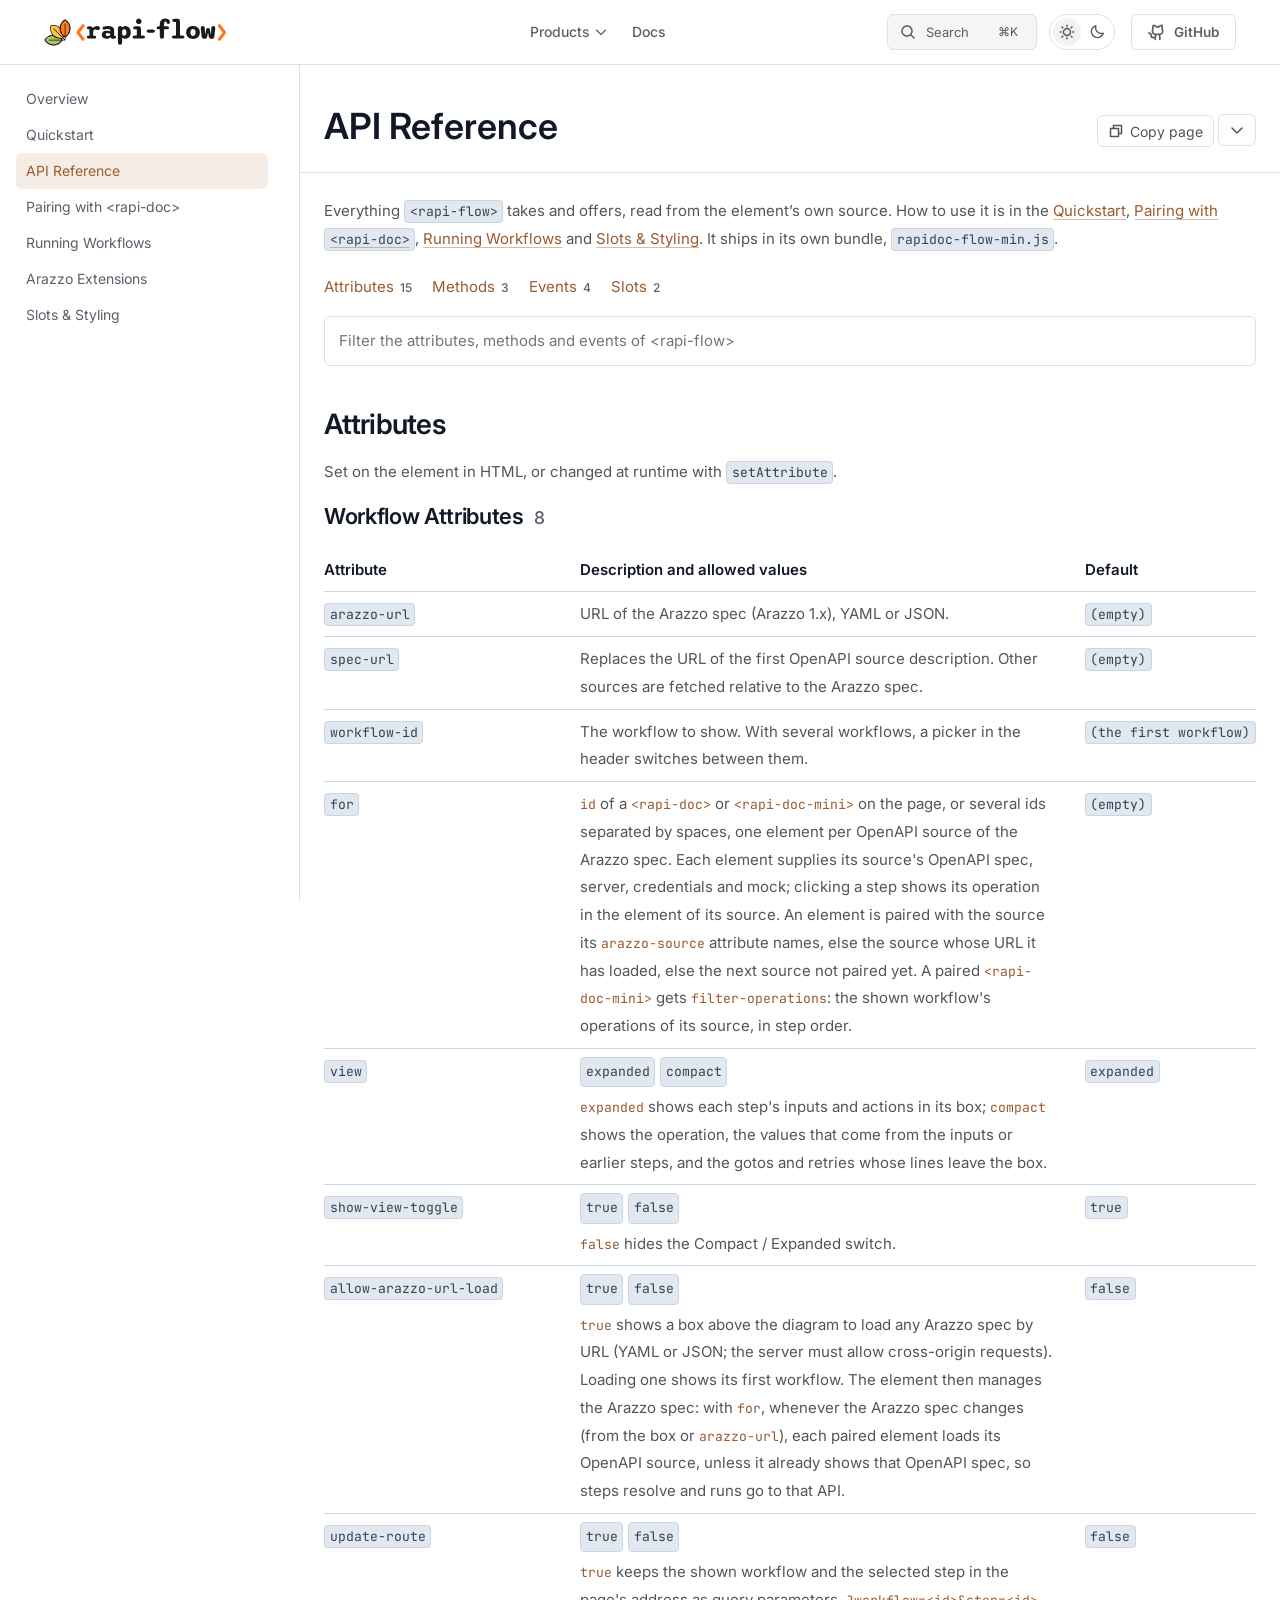
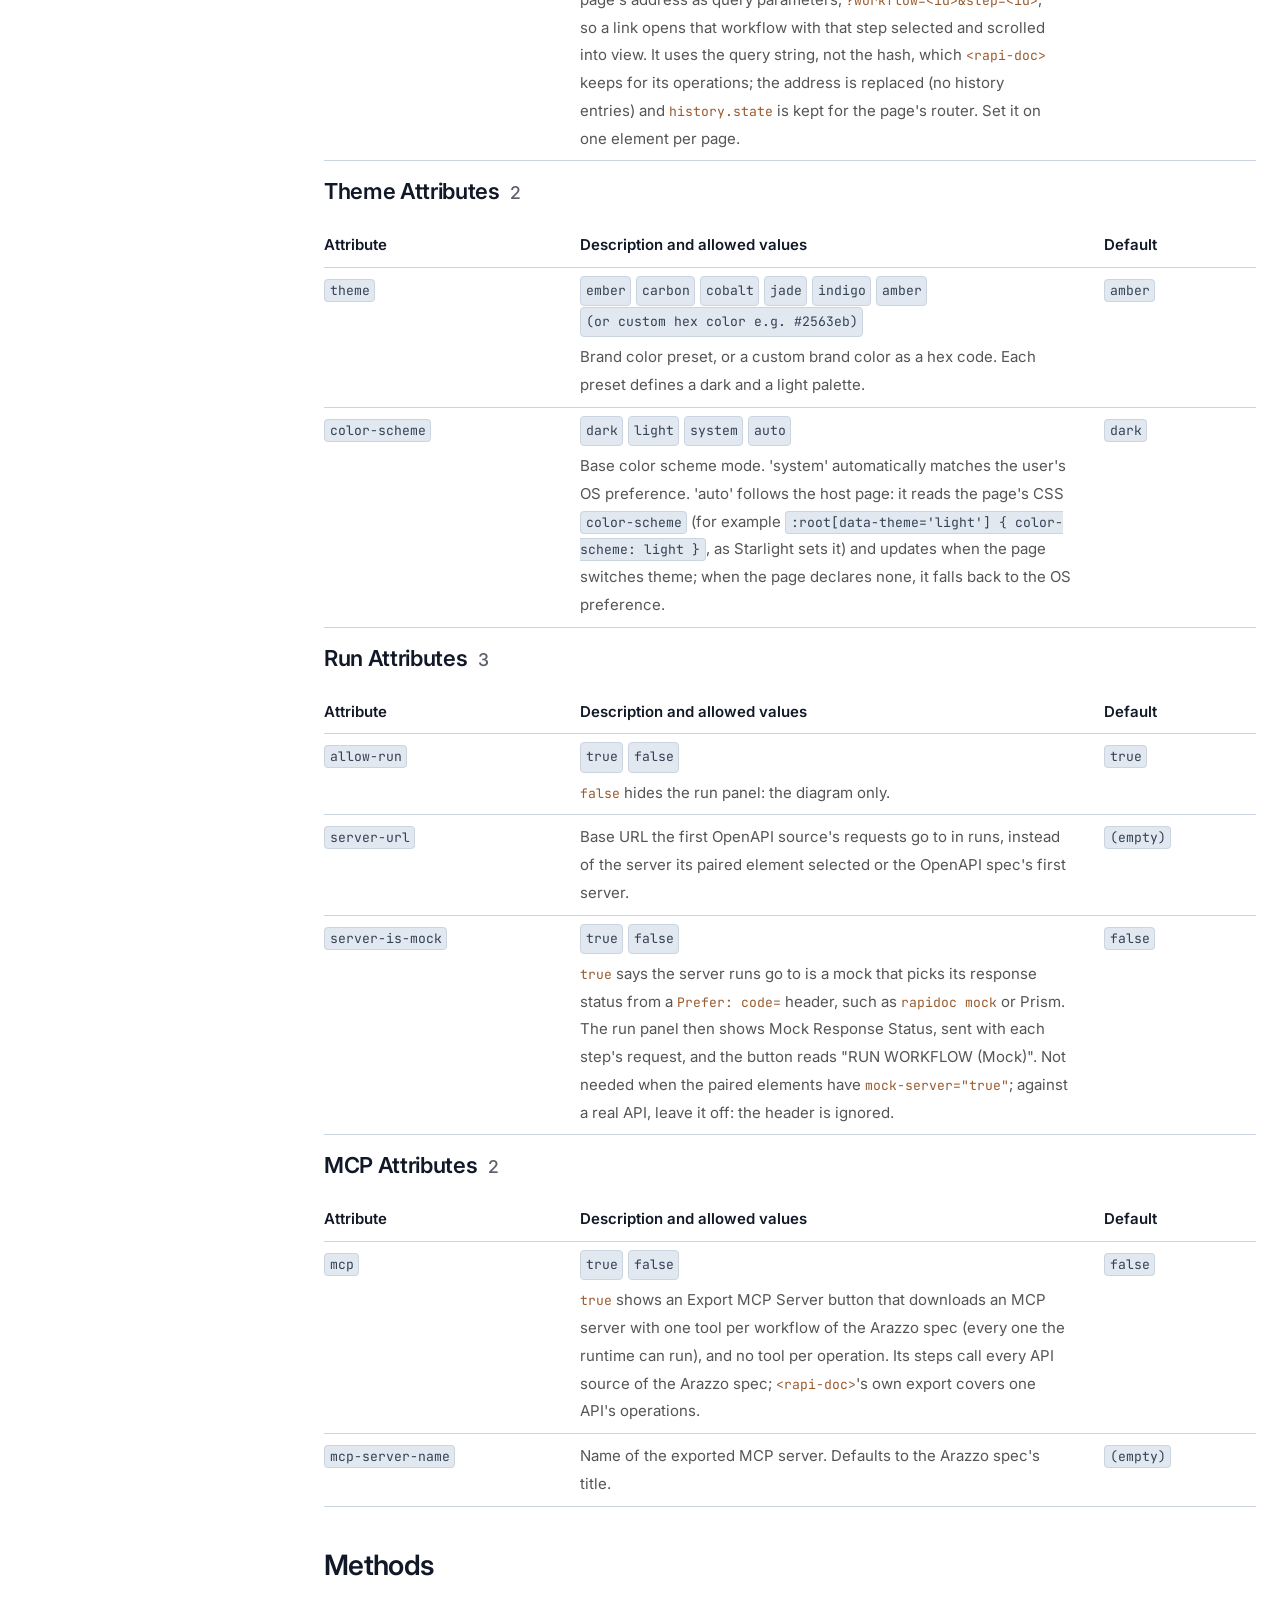
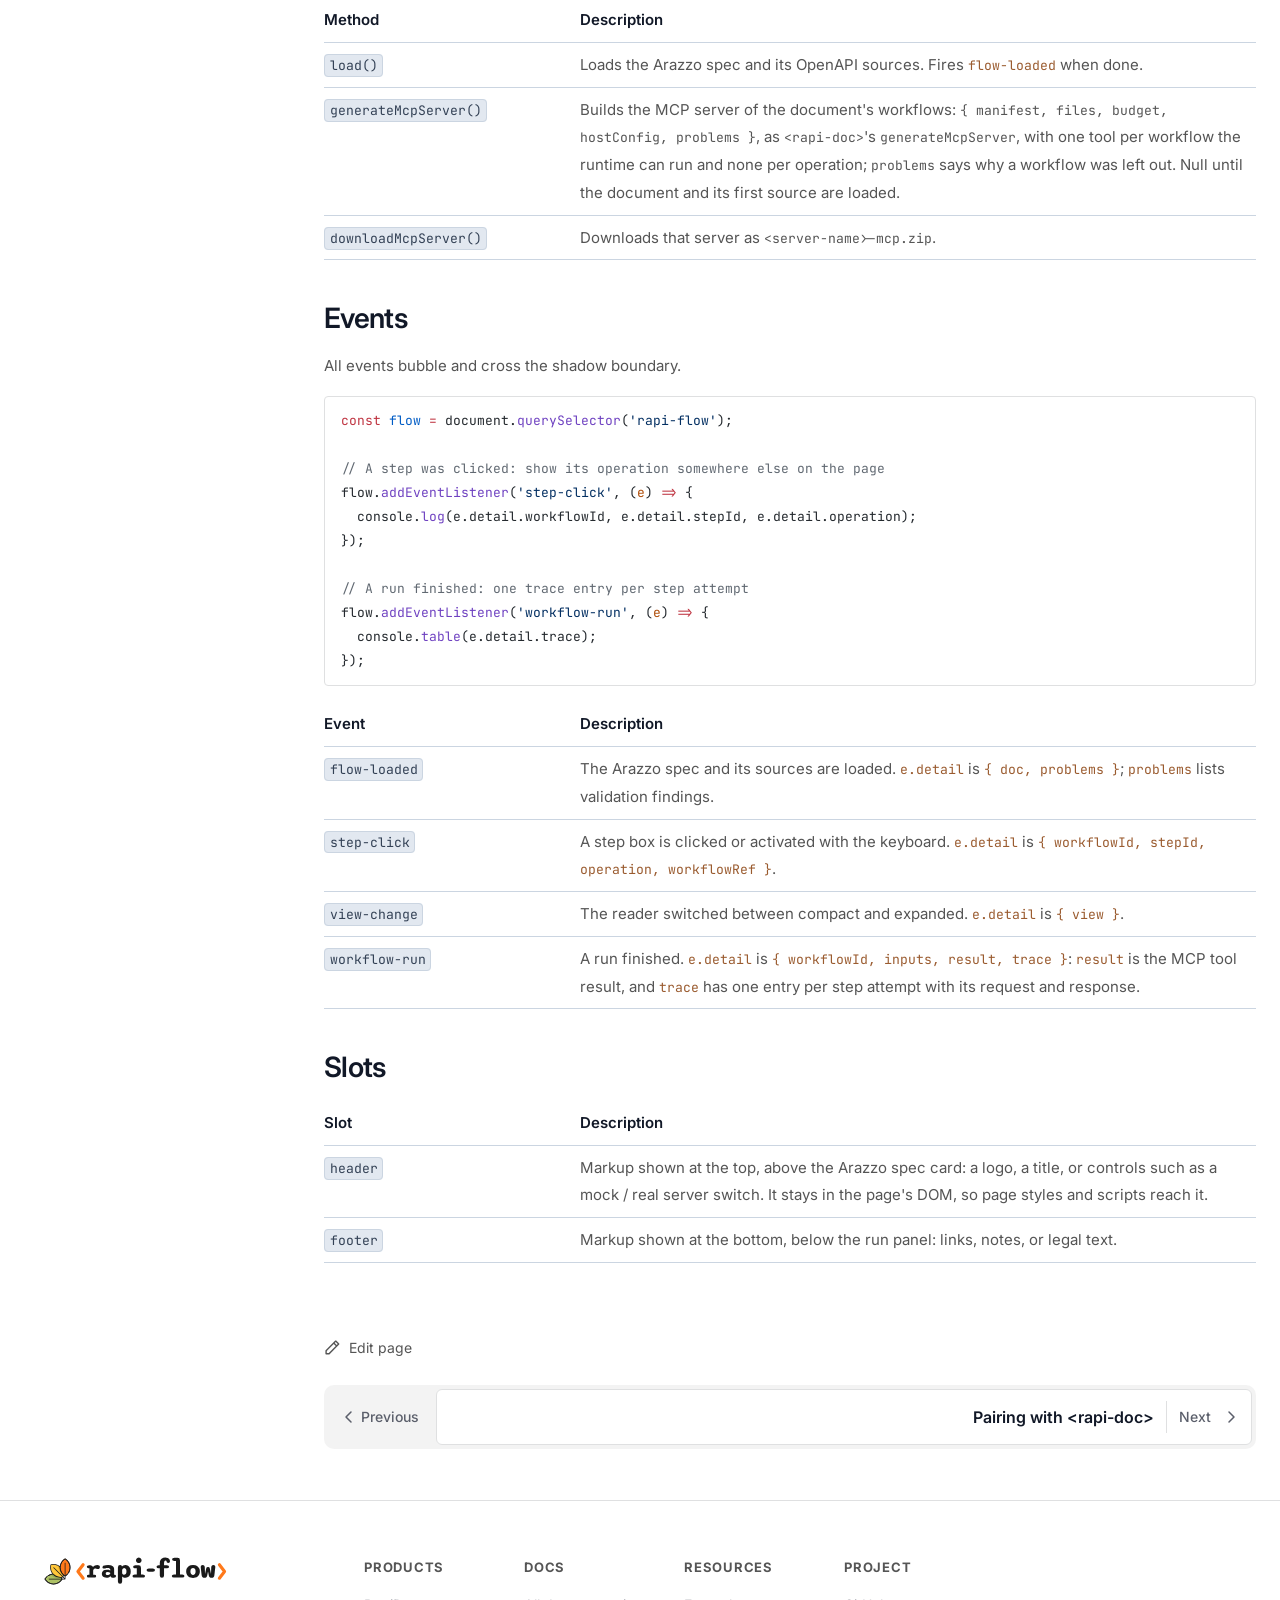
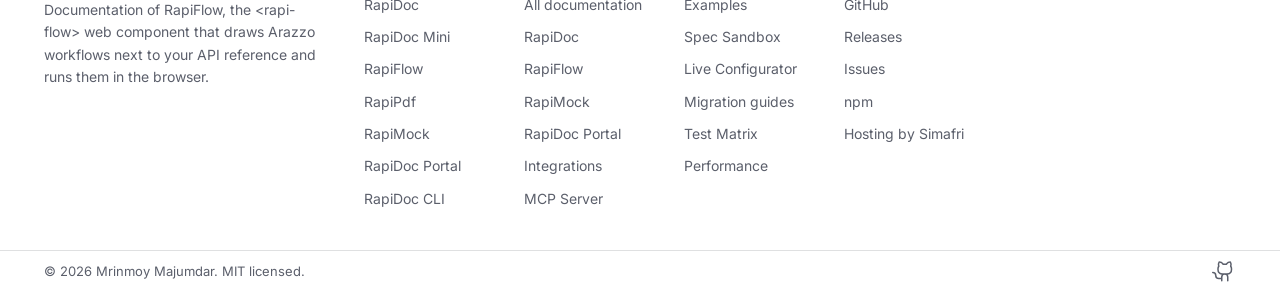
<file: docs/reference/index.html>
<!DOCTYPE html><html lang="en" dir="ltr" data-theme="dark" data-has-sidebar class="astro-i3ca2ene"><head><meta charset="utf-8"/><meta name="viewport" content="width=device-width, initial-scale=1"/><title>API Reference | RapiFlow</title><link rel="canonical" href="https://flow.rapidocui.com/docs/reference/"/><link rel="sitemap" href="/sitemap-index.xml"/><link rel="preconnect" href="https://fonts.googleapis.com"/><link rel="preconnect" href="https://fonts.gstatic.com" crossorigin/><link rel="stylesheet" href="https://fonts.googleapis.com/css2?family=Inter:wght@400;500;600;700&amp;display=swap"/><link rel="stylesheet" href="https://fonts.googleapis.com/css2?family=JetBrains+Mono:wght@400;500;600;700&amp;display=swap"/><script async src="https://www.googletagmanager.com/gtag/js?id=G-M9TPKERDJ6"></script><script>window.dataLayer = window.dataLayer || [];
function gtag(){dataLayer.push(arguments);}
gtag('js', new Date());
gtag('config', 'G-M9TPKERDJ6', { content_group: 'Flow' });
</script><link rel="shortcut icon" href="/rapidoc-leaves.svg" type="image/svg+xml"/><meta property="og:title" content="API Reference"/><meta property="og:type" content="article"/><meta property="og:url" content="https://flow.rapidocui.com/docs/reference/"/><meta property="og:locale" content="en"/><meta property="og:description" content="Every attribute, method, event and slot of <rapi-flow>, read from the element's source."/><meta property="og:site_name" content="RapiFlow"/><meta name="twitter:card" content="summary_large_image"/><meta name="description" content="Every attribute, method, event and slot of <rapi-flow>, read from the element's source."/><script>(() => {
  let stored = null;
  try { stored = localStorage.getItem('starlight-theme'); } catch {}
  const fallback = "auto" === 'auto' ? (matchMedia('(prefers-color-scheme: light)').matches ? 'light' : 'dark') : "auto";
  const theme = stored === 'light' || stored === 'dark' ? stored : fallback;
  document.documentElement.dataset.theme = theme;
  return { stored, theme };
})();
window.StarlightThemeProvider = { updatePickers() {} };</script><link rel="stylesheet" href="/_rapidoc/assets/print.C9eyqPGL.css" media="print"><link rel="stylesheet" href="/_rapidoc/assets/page-head.84U68Us5.css"><link rel="stylesheet" href="/_rapidoc/assets/index.DZRAUxwG.css"><style>@layer starlight.components{.card-grid:where(.astro-w3q4g72i){grid-template-columns:100%;gap:1rem;display:grid}.card-grid:where(.astro-w3q4g72i)>*{margin-top:0!important}@media (width>=50rem){.card-grid:where(.astro-w3q4g72i){grid-template-columns:1fr 1fr;gap:1.5rem}.stagger:where(.astro-w3q4g72i){--stagger-height:5rem;padding-bottom:var(--stagger-height)}.stagger:where(.astro-w3q4g72i)>:nth-child(2n){transform:translateY(var(--stagger-height))}}.sl-link-card:where(.astro-coybbbgh){border:1px solid var(--sl-color-gray-5);box-shadow:var(--sl-shadow-sm);border-radius:.5rem;grid-template-columns:1fr auto;gap:.5rem;padding:1rem;display:grid;position:relative}a:where(.astro-coybbbgh){line-height:var(--sl-line-height-headings);text-decoration:none}a:where(.astro-coybbbgh):before{content:"";position:absolute;inset:0}.stack:where(.astro-coybbbgh){flex-direction:column;gap:.5rem}.title:where(.astro-coybbbgh){color:var(--sl-color-white);font-weight:600;font-size:var(--sl-text-lg)}.description:where(.astro-coybbbgh){color:var(--sl-color-gray-3);line-height:1.5}.icon:where(.astro-coybbbgh){color:var(--sl-color-gray-3)}.sl-link-card:where(.astro-coybbbgh):hover{background:var(--sl-color-gray-7,var(--sl-color-gray-6));border-color:var(--sl-color-gray-2)}.sl-link-card:where(.astro-coybbbgh):hover .icon:where(.astro-coybbbgh){color:var(--sl-color-white)}}
@layer starlight.components{svg:where(.astro-hxdjxph4){color:var(--sl-icon-color);font-size:var(--sl-icon-size,1em);width:1em;height:1em;overflow:visible}}
.portal-sidebar-tabs,.portal-sidebar-tabs-select{display:none}@media (width>=50rem){.portal-sidebar-tabs{border-bottom:1px solid var(--portal-border);flex-direction:column;gap:.125rem;margin-bottom:1rem;padding-bottom:1rem;display:flex}.portal-sidebar-tabs-select{z-index:20;margin-bottom:1rem;display:block;position:relative}}.portal-sidebar-tab{border-radius:var(--portal-radius);color:var(--portal-muted);align-items:center;gap:.625rem;padding:.375rem .5rem;font-size:.875rem;font-weight:500;line-height:1.4;text-decoration:none;display:flex}.portal-sidebar-tab:hover{color:var(--portal-fg)}.portal-sidebar-tab[aria-current=page]{color:var(--portal-primary-text);background-color:var(--portal-primary-tint)}.portal-sidebar-tab-icon{display:inline-flex}.portal-sidebar-tab-external{opacity:.6;margin-inline-start:auto}.portal-sidebar-tabs-current{border:1px solid var(--portal-border);border-radius:var(--portal-radius);background-color:var(--portal-card-bg,transparent);color:var(--portal-primary-text);cursor:pointer;align-items:center;gap:.625rem;padding:.5rem .625rem;font-size:.875rem;font-weight:500;list-style:none;display:flex}.portal-sidebar-tabs-current::-webkit-details-marker{display:none}.portal-sidebar-tabs-current:hover,.portal-sidebar-tabs-select[open]>.portal-sidebar-tabs-current{border-color:var(--portal-primary)}.portal-sidebar-tabs-current:focus-visible{outline:2px solid var(--portal-primary);outline-offset:2px}.portal-sidebar-tabs-current-label{text-overflow:ellipsis;white-space:nowrap;flex:1;min-width:0;overflow:hidden}.portal-sidebar-tabs-caret{color:var(--portal-muted);flex:none}.portal-sidebar-tabs-select .portal-sidebar-tabs-panel{inset-inline:0;z-index:10;border:1px solid var(--portal-border);border-radius:var(--portal-radius);background-color:var(--portal-card-bg,var(--portal-bg));margin:0;padding:.375rem;position:absolute;top:calc(100% + .25rem);box-shadow:0 12px 32px #00000040}
@layer starlight.components{.sl-steps{--bullet-size:calc(var(--sl-line-height) * 1rem);--bullet-margin:.375rem;counter-reset:steps-counter var(--sl-steps-start,0);padding-inline-start:0;list-style:none}.sl-steps>li{counter-increment:steps-counter;padding-inline-start:calc(var(--bullet-size) + 1rem);min-height:calc(var(--bullet-size) + var(--bullet-margin));padding-bottom:1px;position:relative}.sl-steps>li+li{margin-top:0}.sl-steps>li:before{content:counter(steps-counter);top:0;width:var(--bullet-size);height:var(--bullet-size);line-height:var(--bullet-size);font-size:var(--sl-text-xs);text-align:center;color:var(--sl-color-white);background-color:var(--sl-color-gray-6);box-shadow:inset 0 0 0 1px var(--sl-color-gray-5);border-radius:99rem;font-weight:600;position:absolute;inset-inline-start:0}.sl-steps>li:after{--guide-width:1px;content:"";top:calc(var(--bullet-size) + var(--bullet-margin));bottom:var(--bullet-margin);width:var(--guide-width);background-color:var(--sl-color-hairline-light);position:absolute;inset-inline-start:calc((var(--bullet-size) - var(--guide-width)) / 2)}}@layer starlight.content{.sl-steps>li>:first-child{--lh:calc(1em * var(--sl-line-height));--shift-y:calc(.5 * (var(--bullet-size) - var(--lh)));transform:translateY(var(--shift-y));margin-bottom:var(--shift-y)}.sl-steps>li>:first-child:where(h1,h2,h3,h4,h5,h6){--lh:calc(1em * var(--sl-line-height-headings))}@supports (--prop:1lh){.sl-steps>li>:first-child{--lh:1lh}}}
</style><script type="module" src="/_rapidoc/assets/cNngjUgL.js"></script><style>:root{--ref-red:#f87171;--ref-green:var(--sl-color-green,#30a46c)}:root[data-theme=light]{--ref-red:#c62828;--ref-green:#15803d}.ref-top{margin-block:1.25rem .5rem}.sl-markdown-content .ref-jumps{flex-wrap:wrap;gap:.375rem 1.25rem;margin:0 0 .875rem;display:flex}.sl-markdown-content .ref-jumps a{text-decoration:none}.ref-count{color:var(--portal-muted);margin-inline-start:.375rem;font-size:.8em;font-weight:500}.ref-filter-input{border:1px solid var(--portal-border);border-radius:var(--portal-radius);width:100%;color:var(--portal-fg);font:inherit;background:0 0;padding:.625rem .875rem}.ref-filter-input:focus{outline:2px solid var(--portal-primary);outline-offset:1px}.ref-filter-empty{color:var(--portal-muted)}.sl-markdown-content .ref-table{width:100%;display:table}.sl-markdown-content .ref-table tbody tr{scroll-margin-top:calc(var(--sl-nav-height,4rem) + 1rem)}.sl-markdown-content .ref-table tbody tr:target>*{background:var(--portal-primary-tint)}.sl-markdown-content .ref-name-cell{width:15rem;font-weight:400}.sl-markdown-content .ref-default-cell{width:10.5rem}.sl-markdown-content .ref-default-cell code{white-space:nowrap}.sl-markdown-content .ref-name{text-decoration:none}.sl-markdown-content .ref-desc-cell>*+*{margin-top:.5rem}.sl-markdown-content .ref-allowed{flex-wrap:wrap;gap:.3rem;display:flex}.sl-markdown-content .ref-desc ul{margin-top:.375rem}.sl-markdown-content :is(.ref-desc pre,.ref-code){border:1px solid var(--portal-border);border-radius:var(--portal-radius);max-width:100%;margin:.5rem 0;padding:.625rem .75rem;font-size:.8125rem;overflow-x:auto}.sl-markdown-content .ref-desc .mono{font-family:var(--__sl-font-mono,ui-monospace, monospace);font-size:.875em}.sl-markdown-content .ref-desc :is(.yellow,.yellow-dim,.orange){color:var(--portal-primary-text)}.sl-markdown-content .ref-desc .green{color:var(--ref-green)}.sl-markdown-content .ref-desc .red{color:var(--ref-red)}.sl-markdown-content .ref-desc .fg-color{color:var(--portal-fg)}.sl-markdown-content .ref-desc .bold{font-weight:600}@media (width<50rem){.sl-markdown-content .ref-table thead{display:none}.sl-markdown-content .ref-table,.sl-markdown-content .ref-table tbody,.sl-markdown-content .ref-table tr,.sl-markdown-content .ref-table :is(th,td){width:auto;display:block}.sl-markdown-content .ref-table :is(tbody,tr,th){margin-top:0}.sl-markdown-content .ref-table tbody tr{border-bottom:1px solid var(--sl-color-gray-5);padding-block:.75rem}.sl-markdown-content .ref-table tbody :is(th,td){border:0;padding:0}.sl-markdown-content .ref-table tbody td{margin-top:.375rem}.sl-markdown-content .ref-default-cell:before{content:attr(data-label) " ";color:var(--portal-muted)}}
</style></head><body class="astro-i3ca2ene"><a class="sl-skip-link astro-l3mcwfu7" href="#_top">Skip to content</a><div class="page sl-flex astro-bx4ddj32"><header class="portal-header-root" data-portal-region="header" data-has-sidebar><!-- Row 1: brand, search, links and menus, theme switcher --><div class="portal-navbar" data-portal-region="header-inner"><a href="/" class="portal-brand" aria-label="RapiFlow home"><img src="/rapi-flow-lockup-light.svg" alt="RapiFlow" class="portal-brand-img portal-brand-img-light"><img src="/rapi-flow-lockup-dark.svg" alt="RapiFlow" class="portal-brand-img portal-brand-img-dark"></a><nav class="portal-nav-menu portal-nav-menu-start" aria-label="Main"><div class="portal-dropdown-wrapper"><button type="button" class="portal-nav-button portal-dropdown-trigger" aria-expanded="false" aria-controls="portal-menu-0"><span>Products</span><svg xmlns="http://www.w3.org/2000/svg" viewBox="0 0 256 256" width="16" height="16" fill="currentColor" aria-hidden="true" class="portal-chevron"><path d="M216.49,104.49l-80,80a12,12,0,0,1-17,0l-80-80a12,12,0,0,1,17-17L128,159l71.51-71.52a12,12,0,0,1,17,17Z"/></svg></button><div class="portal-megamenu-panel" id="portal-menu-0"><div class="portal-megamenu-groups"><section class="portal-megamenu-group" aria-labelledby="portal-menu-0-group-0"><h2 class="portal-megamenu-group-title" id="portal-menu-0-group-0">Products</h2><ul class="portal-megamenu-group-list"><li><a href="https://rapidocui.com/rapidoc/" class="portal-megamenu-card" target="_blank" rel="noopener noreferrer"><div class="portal-card-icon-box"><svg xmlns="http://www.w3.org/2000/svg" viewBox="0 0 256 256" width="24" height="24" fill="currentColor" aria-hidden="true"><path d="M208,88H152V32Z" opacity="0.2"/><path d="M181.66,146.34a8,8,0,0,1,0,11.32l-24,24a8,8,0,0,1-11.32-11.32L164.69,152l-18.35-18.34a8,8,0,0,1,11.32-11.32Zm-72-24a8,8,0,0,0-11.32,0l-24,24a8,8,0,0,0,0,11.32l24,24a8,8,0,0,0,11.32-11.32L91.31,152l18.35-18.34A8,8,0,0,0,109.66,122.34ZM216,88V216a16,16,0,0,1-16,16H56a16,16,0,0,1-16-16V40A16,16,0,0,1,56,24h96a8,8,0,0,1,5.66,2.34l56,56A8,8,0,0,1,216,88Zm-56-8h28.69L160,51.31Zm40,136V96H152a8,8,0,0,1-8-8V40H56V216H200Z"/></svg></div><div class="portal-card-body"><div class="portal-card-title-row"><span class="portal-card-title">RapiDoc</span><span class="portal-card-badge">&lt;rapi-doc&gt;</span><svg xmlns="http://www.w3.org/2000/svg" viewBox="0 0 256 256" width="16" height="16" fill="currentColor" aria-hidden="true" class="portal-card-external"><path d="M204,64V168a12,12,0,0,1-24,0V93L72.49,200.49a12,12,0,0,1-17-17L163,76H88a12,12,0,0,1,0-24H192A12,12,0,0,1,204,64Z"/></svg></div><p class="portal-card-desc">Interactive API reference from your OpenAPI spec</p></div></a></li><li><a href="https://rapidocui.com/rapidoc-mini/" class="portal-megamenu-card" target="_blank" rel="noopener noreferrer"><div class="portal-card-icon-box"><svg xmlns="http://www.w3.org/2000/svg" viewBox="0 0 256 256" width="24" height="24" fill="currentColor" aria-hidden="true"><path d="M204,168a28,28,0,0,0,12-2.69V208a8,8,0,0,1-8,8H64a8,8,0,0,1-8-8V165.31a28,28,0,1,1,0-50.62V72a8,8,0,0,1,8-8h46.69a28,28,0,1,1,50.61,0H208a8,8,0,0,1,8,8v42.69A28,28,0,1,0,204,168Z" opacity="0.2"/><path d="M220.27,158.54a8,8,0,0,0-7.7-.46,20,20,0,1,1,0-36.16A8,8,0,0,0,224,114.69V72a16,16,0,0,0-16-16H171.78a35.36,35.36,0,0,0,.22-4,36.15,36.15,0,0,0-11.36-26.25,36,36,0,0,0-60.55,23.63,36.56,36.56,0,0,0,.14,6.62H64A16,16,0,0,0,48,72v32.22a35.36,35.36,0,0,0-4-.22,36.12,36.12,0,0,0-26.24,11.36,35.7,35.7,0,0,0-9.69,27,36.08,36.08,0,0,0,33.31,33.6,36.56,36.56,0,0,0,6.62-.14V208a16,16,0,0,0,16,16H208a16,16,0,0,0,16-16V165.31A8,8,0,0,0,220.27,158.54ZM208,208H64V165.31a8,8,0,0,0-11.43-7.23,20,20,0,1,1,0-36.16A8,8,0,0,0,64,114.69V72h46.69a8,8,0,0,0,7.23-11.43,20,20,0,1,1,36.16,0A8,8,0,0,0,161.31,72H208v32.23a35.68,35.68,0,0,0-6.62-.14A36,36,0,0,0,204,176a35.36,35.36,0,0,0,4-.22Z"/></svg></div><div class="portal-card-body"><div class="portal-card-title-row"><span class="portal-card-title">RapiDoc Mini</span><span class="portal-card-badge">&lt;rapi-doc-mini&gt;</span><svg xmlns="http://www.w3.org/2000/svg" viewBox="0 0 256 256" width="16" height="16" fill="currentColor" aria-hidden="true" class="portal-card-external"><path d="M204,64V168a12,12,0,0,1-24,0V93L72.49,200.49a12,12,0,0,1-17-17L163,76H88a12,12,0,0,1,0-24H192A12,12,0,0,1,204,64Z"/></svg></div><p class="portal-card-desc">A few endpoints, with Try, inside a post or guide</p></div></a></li><li><a href="https://rapidocui.com/rapi-flow/" class="portal-megamenu-card" target="_blank" rel="noopener noreferrer"><div class="portal-card-icon-box"><svg xmlns="http://www.w3.org/2000/svg" viewBox="0 0 256 256" width="24" height="24" fill="currentColor" aria-hidden="true"><path d="M224,200a24,24,0,1,1-24-24A24,24,0,0,1,224,200Z" opacity="0.2"/><path d="M200,168a32.06,32.06,0,0,0-31,24H72a32,32,0,0,1,0-64h96a40,40,0,0,0,0-80H72a8,8,0,0,0,0,16h96a24,24,0,0,1,0,48H72a48,48,0,0,0,0,96h97a32,32,0,1,0,31-40Zm0,48a16,16,0,1,1,16-16A16,16,0,0,1,200,216Z"/></svg></div><div class="portal-card-body"><div class="portal-card-title-row"><span class="portal-card-title">RapiFlow</span><span class="portal-card-badge">&lt;rapi-flow&gt;</span><svg xmlns="http://www.w3.org/2000/svg" viewBox="0 0 256 256" width="16" height="16" fill="currentColor" aria-hidden="true" class="portal-card-external"><path d="M204,64V168a12,12,0,0,1-24,0V93L72.49,200.49a12,12,0,0,1-17-17L163,76H88a12,12,0,0,1,0-24H192A12,12,0,0,1,204,64Z"/></svg></div><p class="portal-card-desc">Step through and run Arazzo workflows</p></div></a></li><li><a href="https://rapidocui.com/rapipdf/" class="portal-megamenu-card" target="_blank" rel="noopener noreferrer"><div class="portal-card-icon-box"><svg xmlns="http://www.w3.org/2000/svg" viewBox="0 0 256 256" width="24" height="24" fill="currentColor" aria-hidden="true"><path d="M208,88H152V32Z" opacity="0.2"/><path d="M224,152a8,8,0,0,1-8,8H192v16h16a8,8,0,0,1,0,16H192v16a8,8,0,0,1-16,0V152a8,8,0,0,1,8-8h32A8,8,0,0,1,224,152ZM92,172a28,28,0,0,1-28,28H56v8a8,8,0,0,1-16,0V152a8,8,0,0,1,8-8H64A28,28,0,0,1,92,172Zm-16,0a12,12,0,0,0-12-12H56v24h8A12,12,0,0,0,76,172Zm88,8a36,36,0,0,1-36,36H112a8,8,0,0,1-8-8V152a8,8,0,0,1,8-8h16A36,36,0,0,1,164,180Zm-16,0a20,20,0,0,0-20-20h-8v40h8A20,20,0,0,0,148,180ZM40,112V40A16,16,0,0,1,56,24h96a8,8,0,0,1,5.66,2.34l56,56A8,8,0,0,1,216,88v24a8,8,0,0,1-16,0V96H152a8,8,0,0,1-8-8V40H56v72a8,8,0,0,1-16,0ZM160,80h28.69L160,51.31Z"/></svg></div><div class="portal-card-body"><div class="portal-card-title-row"><span class="portal-card-title">RapiPdf</span><span class="portal-card-badge">&lt;rapi-pdf&gt;</span><svg xmlns="http://www.w3.org/2000/svg" viewBox="0 0 256 256" width="16" height="16" fill="currentColor" aria-hidden="true" class="portal-card-external"><path d="M204,64V168a12,12,0,0,1-24,0V93L72.49,200.49a12,12,0,0,1-17-17L163,76H88a12,12,0,0,1,0-24H192A12,12,0,0,1,204,64Z"/></svg></div><p class="portal-card-desc">Turn an OpenAPI spec into a PDF</p></div></a></li><li><a href="https://rapidocui.com/rapi-mock/" class="portal-megamenu-card" target="_blank" rel="noopener noreferrer"><div class="portal-card-icon-box"><svg xmlns="http://www.w3.org/2000/svg" viewBox="0 0 256 256" width="24" height="24" fill="currentColor" aria-hidden="true"><path d="M216,152v48a8,8,0,0,1-8,8H48a8,8,0,0,1-8-8V152a8,8,0,0,1,8-8H208A8,8,0,0,1,216,152ZM208,48H48a8,8,0,0,0-8,8v48a8,8,0,0,0,8,8H208a8,8,0,0,0,8-8V56A8,8,0,0,0,208,48Z" opacity="0.2"/><path d="M208,136H48a16,16,0,0,0-16,16v48a16,16,0,0,0,16,16H208a16,16,0,0,0,16-16V152A16,16,0,0,0,208,136Zm0,64H48V152H208v48Zm0-160H48A16,16,0,0,0,32,56v48a16,16,0,0,0,16,16H208a16,16,0,0,0,16-16V56A16,16,0,0,0,208,40Zm0,64H48V56H208v48ZM192,80a12,12,0,1,1-12-12A12,12,0,0,1,192,80Zm0,96a12,12,0,1,1-12-12A12,12,0,0,1,192,176Z"/></svg></div><div class="portal-card-body"><div class="portal-card-title-row"><span class="portal-card-title">RapiMock</span><span class="portal-card-badge">rapidoc mock</span><svg xmlns="http://www.w3.org/2000/svg" viewBox="0 0 256 256" width="16" height="16" fill="currentColor" aria-hidden="true" class="portal-card-external"><path d="M204,64V168a12,12,0,0,1-24,0V93L72.49,200.49a12,12,0,0,1-17-17L163,76H88a12,12,0,0,1,0-24H192A12,12,0,0,1,204,64Z"/></svg></div><p class="portal-card-desc">A mock server that validates requests and remembers</p></div></a></li><li><a href="https://rapidocui.com/portal/" class="portal-megamenu-card" target="_blank" rel="noopener noreferrer"><div class="portal-card-icon-box"><svg xmlns="http://www.w3.org/2000/svg" viewBox="0 0 256 256" width="24" height="24" fill="currentColor" aria-hidden="true"><path d="M104,104V208H40a8,8,0,0,1-8-8V104Z" opacity="0.2"/><path d="M216,40H40A16,16,0,0,0,24,56V200a16,16,0,0,0,16,16H216a16,16,0,0,0,16-16V56A16,16,0,0,0,216,40Zm0,16V96H40V56ZM40,112H96v88H40Zm176,88H112V112H216v88Z"/></svg></div><div class="portal-card-body"><div class="portal-card-title-row"><span class="portal-card-title">RapiDoc Portal</span><svg xmlns="http://www.w3.org/2000/svg" viewBox="0 0 256 256" width="16" height="16" fill="currentColor" aria-hidden="true" class="portal-card-external"><path d="M204,64V168a12,12,0,0,1-24,0V93L72.49,200.49a12,12,0,0,1-17-17L163,76H88a12,12,0,0,1,0-24H192A12,12,0,0,1,204,64Z"/></svg></div><p class="portal-card-desc">API references and guides as one site, with search and SSO</p></div></a></li></ul></section><section class="portal-megamenu-group" aria-labelledby="portal-menu-0-group-1"><h2 class="portal-megamenu-group-title" id="portal-menu-0-group-1">Tools</h2><ul class="portal-megamenu-group-list"><li><a href="https://rapidocui.com/cli/" class="portal-megamenu-card" target="_blank" rel="noopener noreferrer"><div class="portal-card-icon-box"><svg xmlns="http://www.w3.org/2000/svg" viewBox="0 0 256 256" width="24" height="24" fill="currentColor" aria-hidden="true"><path d="M216,80V192H40V64H200A16,16,0,0,1,216,80Z" opacity="0.2"/><path d="M117.31,134l-72,64a8,8,0,1,1-10.63-12L100,128,34.69,70A8,8,0,1,1,45.32,58l72,64a8,8,0,0,1,0,12ZM216,184H120a8,8,0,0,0,0,16h96a8,8,0,0,0,0-16Z"/></svg></div><div class="portal-card-body"><div class="portal-card-title-row"><span class="portal-card-title">RapiDoc CLI</span><span class="portal-card-badge">rapidoc</span><svg xmlns="http://www.w3.org/2000/svg" viewBox="0 0 256 256" width="16" height="16" fill="currentColor" aria-hidden="true" class="portal-card-external"><path d="M204,64V168a12,12,0,0,1-24,0V93L72.49,200.49a12,12,0,0,1-17-17L163,76H88a12,12,0,0,1,0-24H192A12,12,0,0,1,204,64Z"/></svg></div><p class="portal-card-desc">Preview, validate, lint, bundle and export OpenAPI specs</p></div></a></li><li><a href="https://rapidocui.com/docs/mcp/" class="portal-megamenu-card" target="_blank" rel="noopener noreferrer"><div class="portal-card-icon-box"><svg xmlns="http://www.w3.org/2000/svg" viewBox="0 0 256 256" width="24" height="24" fill="currentColor" aria-hidden="true"><path d="M200,56H56A24,24,0,0,0,32,80V192a24,24,0,0,0,24,24H200a24,24,0,0,0,24-24V80A24,24,0,0,0,200,56ZM164,184H92a20,20,0,0,1,0-40h72a20,20,0,0,1,0,40Z" opacity="0.2"/><path d="M200,48H136V16a8,8,0,0,0-16,0V48H56A32,32,0,0,0,24,80V192a32,32,0,0,0,32,32H200a32,32,0,0,0,32-32V80A32,32,0,0,0,200,48Zm16,144a16,16,0,0,1-16,16H56a16,16,0,0,1-16-16V80A16,16,0,0,1,56,64H200a16,16,0,0,1,16,16ZM72,108a12,12,0,1,1,12,12A12,12,0,0,1,72,108Zm88,0a12,12,0,1,1,12,12A12,12,0,0,1,160,108Zm4,28H92a28,28,0,0,0,0,56h72a28,28,0,0,0,0-56Zm-24,16v24H116V152ZM80,164a12,12,0,0,1,12-12h8v24H92A12,12,0,0,1,80,164Zm84,12h-8V152h8a12,12,0,0,1,0,24Z"/></svg></div><div class="portal-card-body"><div class="portal-card-title-row"><span class="portal-card-title">MCP Server</span><svg xmlns="http://www.w3.org/2000/svg" viewBox="0 0 256 256" width="16" height="16" fill="currentColor" aria-hidden="true" class="portal-card-external"><path d="M204,64V168a12,12,0,0,1-24,0V93L72.49,200.49a12,12,0,0,1-17-17L163,76H88a12,12,0,0,1,0-24H192A12,12,0,0,1,204,64Z"/></svg></div><p class="portal-card-desc">Turn your API into tools for AI agents</p></div></a></li><li><a href="https://rapidocui.com/docs/prerender/" class="portal-megamenu-card" target="_blank" rel="noopener noreferrer"><div class="portal-card-icon-box"><svg xmlns="http://www.w3.org/2000/svg" viewBox="0 0 256 256" width="24" height="24" fill="currentColor" aria-hidden="true"><path d="M96,240l16-80L48,136,160,16,144,96l64,24Z" opacity="0.2"/><path d="M215.79,118.17a8,8,0,0,0-5-5.66L153.18,90.9l14.66-73.33a8,8,0,0,0-13.69-7l-112,120a8,8,0,0,0,3,13l57.63,21.61L88.16,238.43a8,8,0,0,0,13.69,7l112-120A8,8,0,0,0,215.79,118.17ZM109.37,214l10.47-52.38a8,8,0,0,0-5-9.06L62,132.71l84.62-90.66L136.16,94.43a8,8,0,0,0,5,9.06l52.8,19.8Z"/></svg></div><div class="portal-card-body"><div class="portal-card-title-row"><span class="portal-card-title">Pre-rendering</span><svg xmlns="http://www.w3.org/2000/svg" viewBox="0 0 256 256" width="16" height="16" fill="currentColor" aria-hidden="true" class="portal-card-external"><path d="M204,64V168a12,12,0,0,1-24,0V93L72.49,200.49a12,12,0,0,1-17-17L163,76H88a12,12,0,0,1,0-24H192A12,12,0,0,1,204,64Z"/></svg></div><p class="portal-card-desc">Server-rendered HTML for search engines and a fast first paint</p></div></a></li></ul></section><section class="portal-megamenu-group" aria-labelledby="portal-menu-0-group-2"><h2 class="portal-megamenu-group-title" id="portal-menu-0-group-2">Integrations</h2><ul class="portal-megamenu-group-list"><li><a href="https://rapidocui.com/integrations/" class="portal-megamenu-card portal-megamenu-card-compact" target="_blank" rel="noopener noreferrer"><div class="portal-card-body"><div class="portal-card-title-row"><span class="portal-card-title">All integrations</span><svg xmlns="http://www.w3.org/2000/svg" viewBox="0 0 256 256" width="16" height="16" fill="currentColor" aria-hidden="true" class="portal-card-external"><path d="M204,64V168a12,12,0,0,1-24,0V93L72.49,200.49a12,12,0,0,1-17-17L163,76H88a12,12,0,0,1,0-24H192A12,12,0,0,1,204,64Z"/></svg></div></div></a></li><li><a href="https://rapidocui.com/docs/integrations/front-end/" class="portal-megamenu-card portal-megamenu-card-compact" target="_blank" rel="noopener noreferrer"><div class="portal-card-body"><div class="portal-card-title-row"><span class="portal-card-title">React, Vue, Angular, Svelte</span><svg xmlns="http://www.w3.org/2000/svg" viewBox="0 0 256 256" width="16" height="16" fill="currentColor" aria-hidden="true" class="portal-card-external"><path d="M204,64V168a12,12,0,0,1-24,0V93L72.49,200.49a12,12,0,0,1-17-17L163,76H88a12,12,0,0,1,0-24H192A12,12,0,0,1,204,64Z"/></svg></div></div></a></li><li><a href="https://rapidocui.com/docs/integrations/node/" class="portal-megamenu-card portal-megamenu-card-compact" target="_blank" rel="noopener noreferrer"><div class="portal-card-body"><div class="portal-card-title-row"><span class="portal-card-title">Hono, Express, Fastify</span><svg xmlns="http://www.w3.org/2000/svg" viewBox="0 0 256 256" width="16" height="16" fill="currentColor" aria-hidden="true" class="portal-card-external"><path d="M204,64V168a12,12,0,0,1-24,0V93L72.49,200.49a12,12,0,0,1-17-17L163,76H88a12,12,0,0,1,0-24H192A12,12,0,0,1,204,64Z"/></svg></div></div></a></li><li><a href="https://rapidocui.com/docs/integrations/docs-sites/" class="portal-megamenu-card portal-megamenu-card-compact" target="_blank" rel="noopener noreferrer"><div class="portal-card-body"><div class="portal-card-title-row"><span class="portal-card-title">Starlight, VitePress, Docusaurus</span><svg xmlns="http://www.w3.org/2000/svg" viewBox="0 0 256 256" width="16" height="16" fill="currentColor" aria-hidden="true" class="portal-card-external"><path d="M204,64V168a12,12,0,0,1-24,0V93L72.49,200.49a12,12,0,0,1-17-17L163,76H88a12,12,0,0,1,0-24H192A12,12,0,0,1,204,64Z"/></svg></div></div></a></li><li><a href="https://rapidocui.com/docs/integrations/python/" class="portal-megamenu-card portal-megamenu-card-compact" target="_blank" rel="noopener noreferrer"><div class="portal-card-body"><div class="portal-card-title-row"><span class="portal-card-title">Python (FastAPI, Starlette)</span><svg xmlns="http://www.w3.org/2000/svg" viewBox="0 0 256 256" width="16" height="16" fill="currentColor" aria-hidden="true" class="portal-card-external"><path d="M204,64V168a12,12,0,0,1-24,0V93L72.49,200.49a12,12,0,0,1-17-17L163,76H88a12,12,0,0,1,0-24H192A12,12,0,0,1,204,64Z"/></svg></div></div></a></li><li><a href="https://rapidocui.com/docs/integrations/dotnet/" class="portal-megamenu-card portal-megamenu-card-compact" target="_blank" rel="noopener noreferrer"><div class="portal-card-body"><div class="portal-card-title-row"><span class="portal-card-title">.NET (ASP.NET Core)</span><svg xmlns="http://www.w3.org/2000/svg" viewBox="0 0 256 256" width="16" height="16" fill="currentColor" aria-hidden="true" class="portal-card-external"><path d="M204,64V168a12,12,0,0,1-24,0V93L72.49,200.49a12,12,0,0,1-17-17L163,76H88a12,12,0,0,1,0-24H192A12,12,0,0,1,204,64Z"/></svg></div></div></a></li><li><a href="https://rapidocui.com/docs/integrations/go/" class="portal-megamenu-card portal-megamenu-card-compact" target="_blank" rel="noopener noreferrer"><div class="portal-card-body"><div class="portal-card-title-row"><span class="portal-card-title">Go (net/http)</span><svg xmlns="http://www.w3.org/2000/svg" viewBox="0 0 256 256" width="16" height="16" fill="currentColor" aria-hidden="true" class="portal-card-external"><path d="M204,64V168a12,12,0,0,1-24,0V93L72.49,200.49a12,12,0,0,1-17-17L163,76H88a12,12,0,0,1,0-24H192A12,12,0,0,1,204,64Z"/></svg></div></div></a></li><li><a href="https://rapidocui.com/docs/integrations/build-your-own/" class="portal-megamenu-card portal-megamenu-card-compact" target="_blank" rel="noopener noreferrer"><div class="portal-card-body"><div class="portal-card-title-row"><span class="portal-card-title">Build an integration</span><svg xmlns="http://www.w3.org/2000/svg" viewBox="0 0 256 256" width="16" height="16" fill="currentColor" aria-hidden="true" class="portal-card-external"><path d="M204,64V168a12,12,0,0,1-24,0V93L72.49,200.49a12,12,0,0,1-17-17L163,76H88a12,12,0,0,1,0-24H192A12,12,0,0,1,204,64Z"/></svg></div></div></a></li></ul></section></div><div class="portal-megamenu-footer"><a href="https://rapidocui.com/docs/#which-package-do-i-need" class="portal-megamenu-footer-link"><span>Which package do I need?</span><svg xmlns="http://www.w3.org/2000/svg" viewBox="0 0 256 256" width="16" height="16" fill="currentColor" aria-hidden="true"><path d="M224.49,136.49l-72,72a12,12,0,0,1-17-17L187,140H40a12,12,0,0,1,0-24H187L135.51,64.48a12,12,0,0,1,17-17l72,72A12,12,0,0,1,224.49,136.49Z"/></svg></a></div></div></div><a href="https://rapidocui.com/docs/" class="portal-nav-link" target="_blank" rel="noopener noreferrer">Docs</a></nav><button type="button" class="portal-search-trigger" id="portal-search-btn" aria-label="Search ⌘K" aria-keyshortcuts="Meta+K Control+K /"><svg xmlns="http://www.w3.org/2000/svg" viewBox="0 0 256 256" width="16" height="16" fill="currentColor" aria-hidden="true" class="portal-search-icon"><path d="M232.49,215.51,185,168a92.12,92.12,0,1,0-17,17l47.53,47.54a12,12,0,0,0,17-17ZM44,112a68,68,0,1,1,68,68A68.07,68.07,0,0,1,44,112Z"/></svg><span class="portal-search-text">Search</span><kbd class="portal-search-kbd">⌘K</kbd></button><div class="portal-nav-end"><nav class="portal-nav-menu portal-nav-menu-end" aria-label="More"><a href="https://github.com/rapi-doc/RapiDoc" class="portal-nav-link portal-nav-button" target="_blank" rel="noopener noreferrer"><svg xmlns="http://www.w3.org/2000/svg" viewBox="0 0 256 256" width="16" height="16" fill="currentColor" aria-hidden="true" class="portal-nav-link-icon"><path d="M212.62,75.17A63.7,63.7,0,0,0,206.39,26,12,12,0,0,0,196,20a63.71,63.71,0,0,0-50,24H126A63.71,63.71,0,0,0,76,20a12,12,0,0,0-10.39,6,63.7,63.7,0,0,0-6.23,49.17A61.5,61.5,0,0,0,52,104v8a60.1,60.1,0,0,0,45.76,58.28A43.66,43.66,0,0,0,92,192v4H76a20,20,0,0,1-20-20,44.05,44.05,0,0,0-44-44,12,12,0,0,0,0,24,20,20,0,0,1,20,20,44.05,44.05,0,0,0,44,44H92v12a12,12,0,0,0,24,0V192a20,20,0,0,1,40,0v40a12,12,0,0,0,24,0V192a43.66,43.66,0,0,0-5.76-21.72A60.1,60.1,0,0,0,220,112v-8A61.5,61.5,0,0,0,212.62,75.17ZM196,112a36,36,0,0,1-36,36H112a36,36,0,0,1-36-36v-8a37.87,37.87,0,0,1,6.13-20.12,11.65,11.65,0,0,0,1.58-11.49,39.9,39.9,0,0,1-.4-27.72,39.87,39.87,0,0,1,26.41,17.8A12,12,0,0,0,119.82,68h32.35a12,12,0,0,0,10.11-5.53,39.84,39.84,0,0,1,26.41-17.8,39.9,39.9,0,0,1-.4,27.72,12,12,0,0,0,1.61,11.53A37.85,37.85,0,0,1,196,104Z"/></svg>GitHub</a></nav><button type="button" class="portal-theme-btn" id="portal-theme-toggle" aria-label="Dark mode" aria-pressed="false"><span class="portal-theme-option portal-theme-light" aria-hidden="true"><svg xmlns="http://www.w3.org/2000/svg" viewBox="0 0 256 256" width="16" height="16" fill="currentColor" aria-hidden="true"><path d="M116,36V20a12,12,0,0,1,24,0V36a12,12,0,0,1-24,0Zm80,92a68,68,0,1,1-68-68A68.07,68.07,0,0,1,196,128Zm-24,0a44,44,0,1,0-44,44A44.05,44.05,0,0,0,172,128ZM51.51,68.49a12,12,0,1,0,17-17l-12-12a12,12,0,0,0-17,17Zm0,119-12,12a12,12,0,0,0,17,17l12-12a12,12,0,1,0-17-17ZM196,72a12,12,0,0,0,8.49-3.51l12-12a12,12,0,0,0-17-17l-12,12A12,12,0,0,0,196,72Zm8.49,115.51a12,12,0,0,0-17,17l12,12a12,12,0,0,0,17-17ZM48,128a12,12,0,0,0-12-12H20a12,12,0,0,0,0,24H36A12,12,0,0,0,48,128Zm80,80a12,12,0,0,0-12,12v16a12,12,0,0,0,24,0V220A12,12,0,0,0,128,208Zm108-92H220a12,12,0,0,0,0,24h16a12,12,0,0,0,0-24Z"/></svg></span><span class="portal-theme-option portal-theme-dark" aria-hidden="true"><svg xmlns="http://www.w3.org/2000/svg" viewBox="0 0 256 256" width="16" height="16" fill="currentColor" aria-hidden="true"><path d="M236.37,139.4a12,12,0,0,0-12-3A84.07,84.07,0,0,1,119.6,31.59a12,12,0,0,0-15-15A108.86,108.86,0,0,0,49.69,55.07,108,108,0,0,0,136,228a107.09,107.09,0,0,0,64.93-21.69,108.86,108.86,0,0,0,38.44-54.94A12,12,0,0,0,236.37,139.4Zm-49.88,47.74A84,84,0,0,1,68.86,69.51,84.93,84.93,0,0,1,92.27,48.29Q92,52.13,92,56A108.12,108.12,0,0,0,200,164q3.87,0,7.71-.27A84.79,84.79,0,0,1,186.49,187.14Z"/></svg></span></button><button type="button" class="portal-mobile-toggle" id="portal-mobile-menu-btn" aria-label="Menu" aria-expanded="false" aria-controls="portal-mobile-drawer"><svg xmlns="http://www.w3.org/2000/svg" viewBox="0 0 256 256" width="24" height="24" fill="currentColor" aria-hidden="true"><path d="M224,128a8,8,0,0,1-8,8H40a8,8,0,0,1,0-16H216A8,8,0,0,1,224,128ZM40,72H216a8,8,0,0,0,0-16H40a8,8,0,0,0,0,16ZM216,184H40a8,8,0,0,0,0,16H216a8,8,0,0,0,0-16Z"/></svg></button><button type="button" class="portal-mobile-toggle portal-sidebar-toggle" popovertarget="starlight__sidebar" aria-label="Menu"><svg xmlns="http://www.w3.org/2000/svg" viewBox="0 0 256 256" width="24" height="24" fill="currentColor" aria-hidden="true"><path d="M224,128a8,8,0,0,1-8,8H40a8,8,0,0,1,0-16H216A8,8,0,0,1,224,128ZM40,72H216a8,8,0,0,0,0-16H40a8,8,0,0,0,0,16ZM216,184H40a8,8,0,0,0,0,16H216a8,8,0,0,0,0-16Z"/></svg></button></div></div><!-- Row 2: section tabs --><!-- Mobile Drawer --><div class="portal-mobile-drawer" id="portal-mobile-drawer" hidden><div class="portal-mobile-nav"><nav class="portal-mobile-tabs" aria-label="Sections"><a href="/" class="portal-mobile-tab" aria-current="page"><svg xmlns="http://www.w3.org/2000/svg" viewBox="0 0 256 256" width="16" height="16" fill="currentColor" aria-hidden="true"><path d="M208,24H72A32,32,0,0,0,40,56V224a8,8,0,0,0,8,8H192a8,8,0,0,0,0-16H56a16,16,0,0,1,16-16H208a8,8,0,0,0,8-8V32A8,8,0,0,0,208,24Zm-8,160H72a31.82,31.82,0,0,0-16,4.29V56A16,16,0,0,1,72,40H200Z"/></svg><span>Documentation</span></a></nav><div class="portal-mobile-links-group"><div class="portal-mobile-section"><div class="portal-mobile-section-title">Products</div><div class="portal-mobile-links"><a href="https://rapidocui.com/rapidoc/" class="portal-mobile-item" target="_blank" rel="noopener noreferrer"><svg xmlns="http://www.w3.org/2000/svg" viewBox="0 0 256 256" width="16" height="16" fill="currentColor" aria-hidden="true" class="portal-mobile-icon"><path d="M181.66,146.34a8,8,0,0,1,0,11.32l-24,24a8,8,0,0,1-11.32-11.32L164.69,152l-18.35-18.34a8,8,0,0,1,11.32-11.32Zm-72-24a8,8,0,0,0-11.32,0l-24,24a8,8,0,0,0,0,11.32l24,24a8,8,0,0,0,11.32-11.32L91.31,152l18.35-18.34A8,8,0,0,0,109.66,122.34ZM216,88V216a16,16,0,0,1-16,16H56a16,16,0,0,1-16-16V40A16,16,0,0,1,56,24h96a8,8,0,0,1,5.66,2.34l56,56A8,8,0,0,1,216,88Zm-56-8h28.69L160,51.31Zm40,136V96H152a8,8,0,0,1-8-8V40H56V216H200Z"/></svg><span>RapiDoc</span></a><a href="https://rapidocui.com/rapidoc-mini/" class="portal-mobile-item" target="_blank" rel="noopener noreferrer"><svg xmlns="http://www.w3.org/2000/svg" viewBox="0 0 256 256" width="16" height="16" fill="currentColor" aria-hidden="true" class="portal-mobile-icon"><path d="M220.27,158.54a8,8,0,0,0-7.7-.46,20,20,0,1,1,0-36.16A8,8,0,0,0,224,114.69V72a16,16,0,0,0-16-16H171.78a35.36,35.36,0,0,0,.22-4,36.11,36.11,0,0,0-11.36-26.24,36,36,0,0,0-60.55,23.62,36.56,36.56,0,0,0,.14,6.62H64A16,16,0,0,0,48,72v32.22a35.36,35.36,0,0,0-4-.22,36.12,36.12,0,0,0-26.24,11.36,35.7,35.7,0,0,0-9.69,27,36.08,36.08,0,0,0,33.31,33.6,35.68,35.68,0,0,0,6.62-.14V208a16,16,0,0,0,16,16H208a16,16,0,0,0,16-16V165.31A8,8,0,0,0,220.27,158.54ZM208,208H64V165.31a8,8,0,0,0-11.43-7.23,20,20,0,1,1,0-36.16A8,8,0,0,0,64,114.69V72h46.69a8,8,0,0,0,7.23-11.43,20,20,0,1,1,36.16,0A8,8,0,0,0,161.31,72H208v32.23a35.68,35.68,0,0,0-6.62-.14A36,36,0,0,0,204,176a35.36,35.36,0,0,0,4-.22Z"/></svg><span>RapiDoc Mini</span></a><a href="https://rapidocui.com/rapi-flow/" class="portal-mobile-item" target="_blank" rel="noopener noreferrer"><svg xmlns="http://www.w3.org/2000/svg" viewBox="0 0 256 256" width="16" height="16" fill="currentColor" aria-hidden="true" class="portal-mobile-icon"><path d="M200,168a32.06,32.06,0,0,0-31,24H72a32,32,0,0,1,0-64h96a40,40,0,0,0,0-80H72a8,8,0,0,0,0,16h96a24,24,0,0,1,0,48H72a48,48,0,0,0,0,96h97a32,32,0,1,0,31-40Zm0,48a16,16,0,1,1,16-16A16,16,0,0,1,200,216Z"/></svg><span>RapiFlow</span></a><a href="https://rapidocui.com/rapipdf/" class="portal-mobile-item" target="_blank" rel="noopener noreferrer"><svg xmlns="http://www.w3.org/2000/svg" viewBox="0 0 256 256" width="16" height="16" fill="currentColor" aria-hidden="true" class="portal-mobile-icon"><path d="M224,152a8,8,0,0,1-8,8H192v16h16a8,8,0,0,1,0,16H192v16a8,8,0,0,1-16,0V152a8,8,0,0,1,8-8h32A8,8,0,0,1,224,152ZM92,172a28,28,0,0,1-28,28H56v8a8,8,0,0,1-16,0V152a8,8,0,0,1,8-8H64A28,28,0,0,1,92,172Zm-16,0a12,12,0,0,0-12-12H56v24h8A12,12,0,0,0,76,172Zm88,8a36,36,0,0,1-36,36H112a8,8,0,0,1-8-8V152a8,8,0,0,1,8-8h16A36,36,0,0,1,164,180Zm-16,0a20,20,0,0,0-20-20h-8v40h8A20,20,0,0,0,148,180ZM40,112V40A16,16,0,0,1,56,24h96a8,8,0,0,1,5.66,2.34l56,56A8,8,0,0,1,216,88v24a8,8,0,0,1-16,0V96H152a8,8,0,0,1-8-8V40H56v72a8,8,0,0,1-16,0ZM160,80h28.69L160,51.31Z"/></svg><span>RapiPdf</span></a><a href="https://rapidocui.com/rapi-mock/" class="portal-mobile-item" target="_blank" rel="noopener noreferrer"><svg xmlns="http://www.w3.org/2000/svg" viewBox="0 0 256 256" width="16" height="16" fill="currentColor" aria-hidden="true" class="portal-mobile-icon"><path d="M208,136H48a16,16,0,0,0-16,16v48a16,16,0,0,0,16,16H208a16,16,0,0,0,16-16V152A16,16,0,0,0,208,136Zm0,64H48V152H208v48Zm0-160H48A16,16,0,0,0,32,56v48a16,16,0,0,0,16,16H208a16,16,0,0,0,16-16V56A16,16,0,0,0,208,40Zm0,64H48V56H208v48ZM192,80a12,12,0,1,1-12-12A12,12,0,0,1,192,80Zm0,96a12,12,0,1,1-12-12A12,12,0,0,1,192,176Z"/></svg><span>RapiMock</span></a><a href="https://rapidocui.com/portal/" class="portal-mobile-item" target="_blank" rel="noopener noreferrer"><svg xmlns="http://www.w3.org/2000/svg" viewBox="0 0 256 256" width="16" height="16" fill="currentColor" aria-hidden="true" class="portal-mobile-icon"><path d="M216,40H40A16,16,0,0,0,24,56V200a16,16,0,0,0,16,16H216a16,16,0,0,0,16-16V56A16,16,0,0,0,216,40Zm0,16V96H40V56ZM40,112H96v88H40Zm176,88H112V112H216v88Z"/></svg><span>RapiDoc Portal</span></a><a href="https://rapidocui.com/cli/" class="portal-mobile-item" target="_blank" rel="noopener noreferrer"><svg xmlns="http://www.w3.org/2000/svg" viewBox="0 0 256 256" width="16" height="16" fill="currentColor" aria-hidden="true" class="portal-mobile-icon"><path d="M117.31,134l-72,64a8,8,0,1,1-10.63-12L100,128,34.69,70A8,8,0,1,1,45.32,58l72,64a8,8,0,0,1,0,12ZM216,184H120a8,8,0,0,0,0,16h96a8,8,0,0,0,0-16Z"/></svg><span>RapiDoc CLI</span></a><a href="https://rapidocui.com/docs/mcp/" class="portal-mobile-item" target="_blank" rel="noopener noreferrer"><svg xmlns="http://www.w3.org/2000/svg" viewBox="0 0 256 256" width="16" height="16" fill="currentColor" aria-hidden="true" class="portal-mobile-icon"><path d="M200,48H136V16a8,8,0,0,0-16,0V48H56A32,32,0,0,0,24,80V192a32,32,0,0,0,32,32H200a32,32,0,0,0,32-32V80A32,32,0,0,0,200,48Zm16,144a16,16,0,0,1-16,16H56a16,16,0,0,1-16-16V80A16,16,0,0,1,56,64H200a16,16,0,0,1,16,16Zm-52-56H92a28,28,0,0,0,0,56h72a28,28,0,0,0,0-56Zm-24,16v24H116V152ZM80,164a12,12,0,0,1,12-12h8v24H92A12,12,0,0,1,80,164Zm84,12h-8V152h8a12,12,0,0,1,0,24ZM72,108a12,12,0,1,1,12,12A12,12,0,0,1,72,108Zm88,0a12,12,0,1,1,12,12A12,12,0,0,1,160,108Z"/></svg><span>MCP Server</span></a><a href="https://rapidocui.com/docs/prerender/" class="portal-mobile-item" target="_blank" rel="noopener noreferrer"><svg xmlns="http://www.w3.org/2000/svg" viewBox="0 0 256 256" width="16" height="16" fill="currentColor" aria-hidden="true" class="portal-mobile-icon"><path d="M215.79,118.17a8,8,0,0,0-5-5.66L153.18,90.9l14.66-73.33a8,8,0,0,0-13.69-7l-112,120a8,8,0,0,0,3,13l57.63,21.61L88.16,238.43a8,8,0,0,0,13.69,7l112-120A8,8,0,0,0,215.79,118.17ZM109.37,214l10.47-52.38a8,8,0,0,0-5-9.06L62,132.71l84.62-90.66L136.16,94.43a8,8,0,0,0,5,9.06l52.8,19.8Z"/></svg><span>Pre-rendering</span></a><a href="https://rapidocui.com/integrations/" class="portal-mobile-item" target="_blank" rel="noopener noreferrer"><span>All integrations</span></a><a href="https://rapidocui.com/docs/integrations/front-end/" class="portal-mobile-item" target="_blank" rel="noopener noreferrer"><span>React, Vue, Angular, Svelte</span></a><a href="https://rapidocui.com/docs/integrations/node/" class="portal-mobile-item" target="_blank" rel="noopener noreferrer"><span>Hono, Express, Fastify</span></a><a href="https://rapidocui.com/docs/integrations/docs-sites/" class="portal-mobile-item" target="_blank" rel="noopener noreferrer"><span>Starlight, VitePress, Docusaurus</span></a><a href="https://rapidocui.com/docs/integrations/python/" class="portal-mobile-item" target="_blank" rel="noopener noreferrer"><span>Python (FastAPI, Starlette)</span></a><a href="https://rapidocui.com/docs/integrations/dotnet/" class="portal-mobile-item" target="_blank" rel="noopener noreferrer"><span>.NET (ASP.NET Core)</span></a><a href="https://rapidocui.com/docs/integrations/go/" class="portal-mobile-item" target="_blank" rel="noopener noreferrer"><span>Go (net/http)</span></a><a href="https://rapidocui.com/docs/integrations/build-your-own/" class="portal-mobile-item" target="_blank" rel="noopener noreferrer"><span>Build an integration</span></a></div></div><a href="https://rapidocui.com/docs/" class="portal-mobile-direct-link" target="_blank" rel="noopener noreferrer">Docs</a><a href="https://github.com/rapi-doc/RapiDoc" class="portal-mobile-direct-link portal-mobile-button" target="_blank" rel="noopener noreferrer">GitHub</a></div></div></div></header><!-- Full-Text Search Modal (⌘K / Ctrl+K) --><div id="portal-search-modal" data-base="/" class="portal-search-modal-backdrop hidden" role="dialog" aria-modal="true" aria-label="Search Documentation"><div class="portal-search-modal-dialog"><div class="portal-search-modal-header"><span class="portal-search-modal-icon"><svg xmlns="http://www.w3.org/2000/svg" viewBox="0 0 256 256" width="24" height="24" fill="currentColor" aria-hidden="true"><path d="M229.66,218.34l-50.07-50.06a88.11,88.11,0,1,0-11.31,11.31l50.06,50.07a8,8,0,0,0,11.32-11.32ZM40,112a72,72,0,1,1,72,72A72.08,72.08,0,0,1,40,112Z"/></svg></span><input type="search" class="portal-search-modal-input" placeholder="Search documentation, guides, and APIs..." aria-label="Search" autocomplete="off" spellcheck="false"><button class="portal-search-modal-close" aria-label="Close search"><svg xmlns="http://www.w3.org/2000/svg" viewBox="0 0 256 256" width="16" height="16" fill="currentColor" aria-hidden="true"><path d="M208.49,191.51a12,12,0,0,1-17,17L128,145,64.49,208.49a12,12,0,0,1-17-17L111,128,47.51,64.49a12,12,0,0,1,17-17L128,111l63.51-63.52a12,12,0,0,1,17,17L145,128Z"/></svg></button></div><div class="portal-search-modal-filters"><button type="button" class="portal-search-filter-btn active" data-filter="all">All</button><button type="button" class="portal-search-filter-btn" data-filter="doc">Guides & Docs</button><button type="button" class="portal-search-filter-btn" data-filter="api">API Operations</button><button type="button" class="portal-search-filter-btn" data-filter="page">Pages</button></div><div class="portal-search-modal-body"><div class="portal-search-modal-results" role="listbox"></div><div class="portal-search-modal-empty hidden">No results found for "<span class="portal-search-empty-query"></span>"</div><div class="portal-search-modal-hint">Type keywords to search across guides, tutorials, and APIs...</div></div><div class="portal-search-modal-footer"><div class="portal-search-footer-hint"><kbd class="portal-kbd">↑</kbd><kbd class="portal-kbd">↓</kbd> <span>Navigate</span></div><div class="portal-search-footer-hint"><kbd class="portal-kbd">↵</kbd> <span>Select</span></div><div class="portal-search-footer-hint"><kbd class="portal-kbd">ESC</kbd> <span>Close</span></div></div></div></div><script>
  (function () {
    const modal = document.getElementById('portal-search-modal');
    if (!modal) return;

    const input = modal.querySelector('.portal-search-modal-input');
    const closeBtn = modal.querySelector('.portal-search-modal-close');
    const resultsContainer = modal.querySelector('.portal-search-modal-results');
    const emptyState = modal.querySelector('.portal-search-modal-empty');
    const emptyQuerySpan = modal.querySelector('.portal-search-empty-query');
    const hintState = modal.querySelector('.portal-search-modal-hint');
    const filterBtns = modal.querySelectorAll('.portal-search-filter-btn');

    // Paths in the search index are relative to the portal; the portal may be served under a base path.
    const base = (modal.dataset.base || '/').replace(/\/+$/, '');
    const withBase = (url) => (url && url.startsWith('/') && !url.startsWith('//') ? base + url : url);

    let searchRecords = null;
    let isLoading = false;
    let activeFilter = 'all';
    let currentResults = [];
    let selectedIndex = 0;

    async function loadSearchIndex() {
      if (searchRecords || isLoading) return;
      isLoading = true;
      try {
        const candidateUrls = [withBase('/search-index.json')];
        for (const url of candidateUrls) {
          try {
            const res = await fetch(url);
            if (res.ok) {
              const data = await res.json();
              searchRecords = data.records || [];
              showFiltersWithResults();
              break;
            }
          } catch {}
        }
      } catch (err) {
        console.warn('Failed to load search index:', err);
      } finally {
        isLoading = false;
      }
    }

    // A filter is offered only for a kind of result the site has (a portal without APIs has no
    // "API Operations"), and the row only when there is something to choose between.
    function showFiltersWithResults() {
      const kinds = new Set(searchRecords.map((record) => record.type));
      filterBtns.forEach((btn) => {
        const kind = btn.getAttribute('data-filter');
        btn.hidden = kind !== 'all' && !kinds.has(kind);
      });
      const row = modal.querySelector('.portal-search-modal-filters');
      if (row) row.hidden = kinds.size < 2;
    }

    function openModal() {
      modal.classList.remove('hidden');
      document.body.style.overflow = 'hidden';
      loadSearchIndex();
      setTimeout(() => {
        if (input) {
          input.focus();
          if (input.value) {
            performSearch(input.value);
          }
        }
      }, 50);
    }

    function closeModal() {
      modal.classList.add('hidden');
      document.body.style.overflow = '';
      if (input) input.value = '';
      if (resultsContainer) resultsContainer.innerHTML = '';
      if (emptyState) emptyState.classList.add('hidden');
      if (hintState) hintState.classList.remove('hidden');
      selectedIndex = 0;
    }

    // Keyboard trigger: ⌘K or Ctrl+K or / (when not typing in an input)
    document.addEventListener('keydown', (e) => {
      const isCmdK = (e.metaKey || e.ctrlKey) && e.key.toLowerCase() === 'k';
      const isSlash = e.key === '/' && !['INPUT', 'TEXTAREA'].includes(document.activeElement?.tagName);

      if (isCmdK || isSlash) {
        e.preventDefault();
        if (modal.classList.contains('hidden')) {
          openModal();
        } else {
          closeModal();
        }
      } else if (e.key === 'Escape' && !modal.classList.contains('hidden')) {
        e.preventDefault();
        closeModal();
      }
    });

    // Listen for search button click in header
    document.addEventListener('click', (e) => {
      if (e.target.closest('#portal-search-btn, .portal-search-trigger')) {
        e.preventDefault();
        openModal();
      }
    });

    if (closeBtn) closeBtn.addEventListener('click', closeModal);

    modal.addEventListener('click', (e) => {
      if (e.target === modal) closeModal();
    });

    filterBtns.forEach((btn) => {
      btn.addEventListener('click', () => {
        filterBtns.forEach((b) => b.classList.remove('active'));
        btn.classList.add('active');
        activeFilter = btn.getAttribute('data-filter') || 'all';
        if (input && input.value) {
          performSearch(input.value);
        }
      });
    });

    function performSearch(query) {
      const q = query.toLowerCase().trim();
      if (!q) {
        resultsContainer.innerHTML = '';
        emptyState.classList.add('hidden');
        hintState.classList.remove('hidden');
        currentResults = [];
        selectedIndex = 0;
        return;
      }

      hintState.classList.add('hidden');

      if (!searchRecords || !searchRecords.length) {
        resultsContainer.innerHTML = '';
        emptyState.classList.remove('hidden');
        if (emptyQuerySpan) emptyQuerySpan.textContent = query;
        return;
      }

      // Words of the query: a result must have every one of them, in any of its fields
      const tokens = q.split(/\s+/).filter(Boolean);
      // A name written with hyphens is found without them, and the other way round ("rapidoc" and
      // "rapi-doc" find the same things). A field with hyphens is searched in both spellings.
      const foldHyphens = (text) => (text.includes('-') ? text + ' ' + text.replace(/-/g, '') : text);
      const hasWord = (field, word) => {
        if (field.includes(word)) return true;
        const plain = word.replace(/-/g, '');
        return plain !== word && plain.length > 0 && field.includes(plain);
      };
      const scored = [];

      for (const record of searchRecords) {
        if (activeFilter !== 'all' && record.type !== activeFilter) {
          continue;
        }

        const titleLower = foldHyphens((record.title || '').toLowerCase());
        const subtitleLower = foldHyphens((record.subtitle || '').toLowerCase());
        const endpointLower = (record.endpoint || '').toLowerCase();
        const methodLower = (record.method || '').toLowerCase();
        const categoryLower = (record.category || '').toLowerCase();
        const contentLower = foldHyphens((record.content || '').toLowerCase());

        let score = 0;
        let matchesAllTokens = true;

        for (const token of tokens) {
          let tokenMatched = false;
          if (hasWord(titleLower, token)) {
            score += titleLower.startsWith(token) ? 25 : 15;
            tokenMatched = true;
          }
          if (hasWord(endpointLower, token)) {
            score += endpointLower.startsWith(token) ? 20 : 12;
            tokenMatched = true;
          }
          if (hasWord(subtitleLower, token)) {
            score += 10;
            tokenMatched = true;
          }
          if (methodLower === token) {
            score += 15;
            tokenMatched = true;
          }
          if (hasWord(categoryLower, token)) {
            score += 8;
            tokenMatched = true;
          }
          if (hasWord(contentLower, token)) {
            score += 4;
            tokenMatched = true;
          }

          if (!tokenMatched) {
            matchesAllTokens = false;
            break;
          }
        }

        if (matchesAllTokens && score > 0) {
          if (titleLower === q || endpointLower === q) score += 30;
          scored.push({ ...record, score });
        }
      }

      scored.sort((a, b) => b.score - a.score);
      currentResults = scored.slice(0, 15);
      selectedIndex = 0;
      renderResults(currentResults, tokens, query);
    }

    function highlightText(text, tokens) {
      if (!text) return '';
      let escaped = text.replace(/&/g, '&amp;').replace(/</g, '&lt;').replace(/>/g, '&gt;');
      for (const token of tokens) {
        if (!token) continue;
        const re = new RegExp('(' + token.replace(/[.*+?^${}()|[\]\\]/g, '\\$&') + ')', 'gi');
        escaped = escaped.replace(re, '<mark class="portal-search-match">$1</mark>');
      }
      return escaped;
    }

    function renderResults(results, tokens, query) {
      resultsContainer.innerHTML = '';
      if (!results.length) {
        emptyState.classList.remove('hidden');
        if (emptyQuerySpan) emptyQuerySpan.textContent = query;
        return;
      }

      emptyState.classList.add('hidden');

      results.forEach((item, idx) => {
        const link = document.createElement('a');
        link.href = withBase(item.url);
        link.className = 'portal-search-result-item ' + (idx === selectedIndex ? 'selected' : '');
        link.setAttribute('role', 'option');
        link.setAttribute('data-index', idx);

        let badgeHtml = '';
        if (item.type === 'api' && item.method) {
          const methodClass = 'method-' + item.method.toLowerCase();
          badgeHtml = '<span class="portal-search-badge ' + methodClass + '">' + item.method + '</span>';
        } else if (item.type === 'page') {
          badgeHtml = '<span class="portal-search-badge badge-page">PAGE</span>';
        } else {
          badgeHtml = '<span class="portal-search-badge badge-doc">DOC</span>';
        }

        const titleHtml = highlightText(item.title, tokens);
        const endpointHtml = item.endpoint
          ? '<span class="portal-search-result-endpoint">' + highlightText(item.endpoint, tokens) + '</span>'
          : '';
        const snippetHtml = item.content ? highlightText(item.content.slice(0, 140) + '...', tokens) : '';

        link.innerHTML =
          '<div class="portal-search-result-header">' +
          badgeHtml +
          '<span>' + titleHtml + '</span>' +
          endpointHtml +
          '<span class="portal-search-result-category">' + (item.category || '') + '</span>' +
          '</div>' +
          (snippetHtml ? '<div class="portal-search-result-snippet">' + snippetHtml + '</div>' : '');

        link.addEventListener('click', closeModal);
        resultsContainer.appendChild(link);
      });
    }

    function updateSelection(newIdx) {
      const items = resultsContainer.querySelectorAll('.portal-search-result-item');
      if (!items.length) return;
      if (newIdx < 0) newIdx = items.length - 1;
      if (newIdx >= items.length) newIdx = 0;
      selectedIndex = newIdx;
      items.forEach((it, i) => {
        if (i === selectedIndex) {
          it.classList.add('selected');
          it.scrollIntoView({ block: 'nearest' });
        } else {
          it.classList.remove('selected');
        }
      });
    }

    if (input) {
      input.addEventListener('input', (e) => performSearch(e.target.value));
      input.addEventListener('keydown', (e) => {
        if (e.key === 'ArrowDown') {
          e.preventDefault();
          updateSelection(selectedIndex + 1);
        } else if (e.key === 'ArrowUp') {
          e.preventDefault();
          updateSelection(selectedIndex - 1);
        } else if (e.key === 'Enter') {
          e.preventDefault();
          if (currentResults[selectedIndex]) {
            const url = currentResults[selectedIndex].url;
            closeModal();
            window.location.href = withBase(url);
          }
        }
      });
    }
  })();
</script><script>
  document.addEventListener('DOMContentLoaded', () => {
    // 1. Theme switcher: a toggle button, pressed while the dark theme is on
    const themeBtn = document.getElementById('portal-theme-toggle');
    if (themeBtn) {
      const root = document.documentElement;
      const sync = () => themeBtn.setAttribute('aria-pressed', String(root.getAttribute('data-theme') !== 'light'));
      sync();
      themeBtn.addEventListener('click', () => {
        const next = root.getAttribute('data-theme') === 'light' ? 'dark' : 'light';
        root.setAttribute('data-theme', next);
        try {
          localStorage.setItem('starlight-theme', next);
        } catch {}
        sync();
      });
    }

    // 2. Announcement Dismissal
    const closeAnnounce = document.getElementById('portal-announcement-close');
    const announceBar = document.getElementById('portal-announcement');
    if (closeAnnounce && announceBar) {
      // The class hides the bar and sets --portal-banner-height to 0 (portal-theme.css).
      closeAnnounce.addEventListener('click', () => {
        document.documentElement.classList.add('portal-announcement-dismissed');
        // Remembered across reloads and visits until the announcement changes.
        try {
          localStorage.setItem(`portal-announcement-dismissed:${announceBar.dataset.bannerKey}`, '1');
        } catch {}
      });
    }

    // 3. Search Trigger (⌘K)
    const searchBtn = document.getElementById('portal-search-btn');
    if (searchBtn) {
      searchBtn.addEventListener('click', () => {
        const slSearch = document.querySelector('button[data-open-modal]');
        if (slSearch) {
          slSearch.click();
        } else {
          const rapiDoc = document.querySelector('rapi-doc');
          if (rapiDoc && typeof rapiDoc.openSearchDialog === 'function') {
            rapiDoc.openSearchDialog();
          } else {
            window.dispatchEvent(new KeyboardEvent('keydown', { key: 'k', metaKey: true, bubbles: true }));
          }
        }
      });
    }

    // 4. Dropdown menus (WAI-ARIA disclosure navigation): the trigger button toggles its panel, and
    // hovering opens it for the mouse. Keyboard: Enter/Space toggle, ArrowDown opens the menu and moves
    // to the next link, ArrowUp/Home/End move between links, Escape closes the menu and returns to its
    // trigger, and tabbing out closes it. ArrowLeft/ArrowRight move between the top-level items.
    const navMenus = [...document.querySelectorAll('.portal-nav-menu')];
    const wrappers = [...document.querySelectorAll('.portal-dropdown-wrapper')];
    const triggerOf = (wrapper) => wrapper.querySelector('.portal-dropdown-trigger');
    const isOpen = (wrapper) => wrapper.classList.contains('is-open');
    const setOpen = (wrapper, open) => {
      wrapper.classList.toggle('is-open', open);
      triggerOf(wrapper).setAttribute('aria-expanded', String(open));
    };
    const closeAll = (except) => wrappers.forEach((wrapper) => wrapper !== except && setOpen(wrapper, false));

    wrappers.forEach((wrapper) => {
      const trigger = triggerOf(wrapper);
      wrapper.addEventListener('mouseenter', () => closeAll(wrapper));
      trigger.addEventListener('click', () => {
        const open = !isOpen(wrapper);
        closeAll(wrapper);
        setOpen(wrapper, open);
      });
      wrapper.addEventListener('keydown', (e) => {
        const links = [...wrapper.querySelectorAll('.portal-megamenu-panel a')];
        const index = links.indexOf(document.activeElement);
        let next;
        if (e.key === 'Escape') {
          if (!isOpen(wrapper)) return;
          setOpen(wrapper, false);
          trigger.focus();
        } else if (e.key === 'ArrowDown') {
          if (!isOpen(wrapper)) {
            closeAll(wrapper);
            setOpen(wrapper, true);
          }
          next = links[(index + 1) % links.length];
        } else if (index !== -1 && e.key === 'ArrowUp') {
          next = links[(index - 1 + links.length) % links.length];
        } else if (index !== -1 && e.key === 'Home') {
          next = links[0];
        } else if (index !== -1 && e.key === 'End') {
          next = links[links.length - 1];
        } else {
          return;
        }
        e.preventDefault();
        next?.focus();
      });
      wrapper.addEventListener('focusout', (e) => {
        if (!wrapper.contains(e.relatedTarget)) setOpen(wrapper, false);
      });
    });

    navMenus.forEach((navMenu) => {
      navMenu.addEventListener('keydown', (e) => {
        if (e.key !== 'ArrowLeft' && e.key !== 'ArrowRight') return;
        const items = [...navMenu.querySelectorAll(':scope > a, :scope > .portal-dropdown-wrapper > .portal-dropdown-trigger')];
        const index = items.indexOf(document.activeElement);
        if (index === -1) return;
        e.preventDefault();
        items[(index + (e.key === 'ArrowRight' ? 1 : items.length - 1)) % items.length].focus();
      });
      navMenu.addEventListener('mouseleave', () => closeAll());
      navMenu.querySelectorAll(':scope > a').forEach((link) => link.addEventListener('mouseenter', () => closeAll()));
    });
    document.addEventListener('click', (e) => {
      if (!e.target.closest('.portal-dropdown-wrapper')) closeAll();
    });

    // 5. Menu drawer (narrow screens without a sidebar): closes on Escape and when a link is chosen
    const mobileBtn = document.getElementById('portal-mobile-menu-btn');
    const mobileDrawer = document.getElementById('portal-mobile-drawer');
    if (mobileBtn && mobileDrawer) {
      const setDrawer = (open) => {
        mobileDrawer.hidden = !open;
        mobileBtn.setAttribute('aria-expanded', String(open));
      };
      mobileBtn.addEventListener('click', () => setDrawer(mobileDrawer.hidden));
      mobileDrawer.addEventListener('click', (e) => {
        if (e.target.closest('a')) setDrawer(false);
      });
      document.addEventListener('keydown', (e) => {
        if (e.key === 'Escape' && !mobileDrawer.hidden) {
          setDrawer(false);
          mobileBtn.focus();
        }
      });
    }
  });
</script><div class="portal-shell astro-bx4ddj32"><nav class="sidebar print:hidden astro-bx4ddj32" aria-label="Main"><script type="module">var e=class extends HTMLElement{constructor(){super();let e=matchMedia(`(min-width: 50em)`),t=()=>{this.popover=e.matches?null:`auto`};t(),e.addEventListener(`change`,()=>t()),this.addEventListener(`toggle`,e=>this.trapFocus(e.newState===`open`))}trapFocus(e){document.querySelectorAll(`.main-frame, .portal-footer-root, .sl-skip-link`).forEach(t=>{t.toggleAttribute(`inert`,e)})}};customElements.define(`sl-sidebar-pane`,e);</script><script type="module">for(let e of document.querySelectorAll(`[data-portal-sidebar-tabs-select]`))e.addEventListener(`keydown`,t=>{t.key===`Escape`&&e.open&&(e.open=!1,e.querySelector(`summary`)?.focus())}),document.addEventListener(`click`,t=>{e.open&&!e.contains(t.target)&&(e.open=!1)});</script><script type="module">var e=class extends HTMLElement{constructor(){super();let e=this.querySelector(`select`);e&&(e.addEventListener(`change`,e=>{e.currentTarget instanceof HTMLSelectElement&&(window.location.pathname=e.currentTarget.value)}),window.addEventListener(`pageshow`,t=>{if(!t.persisted)return;let n=e.querySelector(`option[selected]`)?.index;n!==e.selectedIndex&&(e.selectedIndex=n??0)}))}};customElements.define(`starlight-lang-select`,e);</script><sl-sidebar-pane popover id="starlight__sidebar" class="sidebar-pane astro-bx4ddj32" data-portal-region="sidebar"><div class="sidebar-content sl-flex astro-bx4ddj32"><div class="portal-sidebar-header-links md:sl-hidden astro-qzwbwvs4"><div class="portal-mobile-nav"><nav class="portal-mobile-tabs" aria-label="Sections"><a href="/" class="portal-mobile-tab" aria-current="page"><svg xmlns="http://www.w3.org/2000/svg" viewBox="0 0 256 256" width="16" height="16" fill="currentColor" aria-hidden="true"><path d="M208,24H72A32,32,0,0,0,40,56V224a8,8,0,0,0,8,8H192a8,8,0,0,0,0-16H56a16,16,0,0,1,16-16H208a8,8,0,0,0,8-8V32A8,8,0,0,0,208,24Zm-8,160H72a31.82,31.82,0,0,0-16,4.29V56A16,16,0,0,1,72,40H200Z"/></svg><span>Documentation</span></a></nav><div class="portal-mobile-links-group"><div class="portal-mobile-section"><div class="portal-mobile-section-title">Products</div><div class="portal-mobile-links"><a href="https://rapidocui.com/rapidoc/" class="portal-mobile-item" target="_blank" rel="noopener noreferrer"><svg xmlns="http://www.w3.org/2000/svg" viewBox="0 0 256 256" width="16" height="16" fill="currentColor" aria-hidden="true" class="portal-mobile-icon"><path d="M181.66,146.34a8,8,0,0,1,0,11.32l-24,24a8,8,0,0,1-11.32-11.32L164.69,152l-18.35-18.34a8,8,0,0,1,11.32-11.32Zm-72-24a8,8,0,0,0-11.32,0l-24,24a8,8,0,0,0,0,11.32l24,24a8,8,0,0,0,11.32-11.32L91.31,152l18.35-18.34A8,8,0,0,0,109.66,122.34ZM216,88V216a16,16,0,0,1-16,16H56a16,16,0,0,1-16-16V40A16,16,0,0,1,56,24h96a8,8,0,0,1,5.66,2.34l56,56A8,8,0,0,1,216,88Zm-56-8h28.69L160,51.31Zm40,136V96H152a8,8,0,0,1-8-8V40H56V216H200Z"/></svg><span>RapiDoc</span></a><a href="https://rapidocui.com/rapidoc-mini/" class="portal-mobile-item" target="_blank" rel="noopener noreferrer"><svg xmlns="http://www.w3.org/2000/svg" viewBox="0 0 256 256" width="16" height="16" fill="currentColor" aria-hidden="true" class="portal-mobile-icon"><path d="M220.27,158.54a8,8,0,0,0-7.7-.46,20,20,0,1,1,0-36.16A8,8,0,0,0,224,114.69V72a16,16,0,0,0-16-16H171.78a35.36,35.36,0,0,0,.22-4,36.11,36.11,0,0,0-11.36-26.24,36,36,0,0,0-60.55,23.62,36.56,36.56,0,0,0,.14,6.62H64A16,16,0,0,0,48,72v32.22a35.36,35.36,0,0,0-4-.22,36.12,36.12,0,0,0-26.24,11.36,35.7,35.7,0,0,0-9.69,27,36.08,36.08,0,0,0,33.31,33.6,35.68,35.68,0,0,0,6.62-.14V208a16,16,0,0,0,16,16H208a16,16,0,0,0,16-16V165.31A8,8,0,0,0,220.27,158.54ZM208,208H64V165.31a8,8,0,0,0-11.43-7.23,20,20,0,1,1,0-36.16A8,8,0,0,0,64,114.69V72h46.69a8,8,0,0,0,7.23-11.43,20,20,0,1,1,36.16,0A8,8,0,0,0,161.31,72H208v32.23a35.68,35.68,0,0,0-6.62-.14A36,36,0,0,0,204,176a35.36,35.36,0,0,0,4-.22Z"/></svg><span>RapiDoc Mini</span></a><a href="https://rapidocui.com/rapi-flow/" class="portal-mobile-item" target="_blank" rel="noopener noreferrer"><svg xmlns="http://www.w3.org/2000/svg" viewBox="0 0 256 256" width="16" height="16" fill="currentColor" aria-hidden="true" class="portal-mobile-icon"><path d="M200,168a32.06,32.06,0,0,0-31,24H72a32,32,0,0,1,0-64h96a40,40,0,0,0,0-80H72a8,8,0,0,0,0,16h96a24,24,0,0,1,0,48H72a48,48,0,0,0,0,96h97a32,32,0,1,0,31-40Zm0,48a16,16,0,1,1,16-16A16,16,0,0,1,200,216Z"/></svg><span>RapiFlow</span></a><a href="https://rapidocui.com/rapipdf/" class="portal-mobile-item" target="_blank" rel="noopener noreferrer"><svg xmlns="http://www.w3.org/2000/svg" viewBox="0 0 256 256" width="16" height="16" fill="currentColor" aria-hidden="true" class="portal-mobile-icon"><path d="M224,152a8,8,0,0,1-8,8H192v16h16a8,8,0,0,1,0,16H192v16a8,8,0,0,1-16,0V152a8,8,0,0,1,8-8h32A8,8,0,0,1,224,152ZM92,172a28,28,0,0,1-28,28H56v8a8,8,0,0,1-16,0V152a8,8,0,0,1,8-8H64A28,28,0,0,1,92,172Zm-16,0a12,12,0,0,0-12-12H56v24h8A12,12,0,0,0,76,172Zm88,8a36,36,0,0,1-36,36H112a8,8,0,0,1-8-8V152a8,8,0,0,1,8-8h16A36,36,0,0,1,164,180Zm-16,0a20,20,0,0,0-20-20h-8v40h8A20,20,0,0,0,148,180ZM40,112V40A16,16,0,0,1,56,24h96a8,8,0,0,1,5.66,2.34l56,56A8,8,0,0,1,216,88v24a8,8,0,0,1-16,0V96H152a8,8,0,0,1-8-8V40H56v72a8,8,0,0,1-16,0ZM160,80h28.69L160,51.31Z"/></svg><span>RapiPdf</span></a><a href="https://rapidocui.com/rapi-mock/" class="portal-mobile-item" target="_blank" rel="noopener noreferrer"><svg xmlns="http://www.w3.org/2000/svg" viewBox="0 0 256 256" width="16" height="16" fill="currentColor" aria-hidden="true" class="portal-mobile-icon"><path d="M208,136H48a16,16,0,0,0-16,16v48a16,16,0,0,0,16,16H208a16,16,0,0,0,16-16V152A16,16,0,0,0,208,136Zm0,64H48V152H208v48Zm0-160H48A16,16,0,0,0,32,56v48a16,16,0,0,0,16,16H208a16,16,0,0,0,16-16V56A16,16,0,0,0,208,40Zm0,64H48V56H208v48ZM192,80a12,12,0,1,1-12-12A12,12,0,0,1,192,80Zm0,96a12,12,0,1,1-12-12A12,12,0,0,1,192,176Z"/></svg><span>RapiMock</span></a><a href="https://rapidocui.com/portal/" class="portal-mobile-item" target="_blank" rel="noopener noreferrer"><svg xmlns="http://www.w3.org/2000/svg" viewBox="0 0 256 256" width="16" height="16" fill="currentColor" aria-hidden="true" class="portal-mobile-icon"><path d="M216,40H40A16,16,0,0,0,24,56V200a16,16,0,0,0,16,16H216a16,16,0,0,0,16-16V56A16,16,0,0,0,216,40Zm0,16V96H40V56ZM40,112H96v88H40Zm176,88H112V112H216v88Z"/></svg><span>RapiDoc Portal</span></a><a href="https://rapidocui.com/cli/" class="portal-mobile-item" target="_blank" rel="noopener noreferrer"><svg xmlns="http://www.w3.org/2000/svg" viewBox="0 0 256 256" width="16" height="16" fill="currentColor" aria-hidden="true" class="portal-mobile-icon"><path d="M117.31,134l-72,64a8,8,0,1,1-10.63-12L100,128,34.69,70A8,8,0,1,1,45.32,58l72,64a8,8,0,0,1,0,12ZM216,184H120a8,8,0,0,0,0,16h96a8,8,0,0,0,0-16Z"/></svg><span>RapiDoc CLI</span></a><a href="https://rapidocui.com/docs/mcp/" class="portal-mobile-item" target="_blank" rel="noopener noreferrer"><svg xmlns="http://www.w3.org/2000/svg" viewBox="0 0 256 256" width="16" height="16" fill="currentColor" aria-hidden="true" class="portal-mobile-icon"><path d="M200,48H136V16a8,8,0,0,0-16,0V48H56A32,32,0,0,0,24,80V192a32,32,0,0,0,32,32H200a32,32,0,0,0,32-32V80A32,32,0,0,0,200,48Zm16,144a16,16,0,0,1-16,16H56a16,16,0,0,1-16-16V80A16,16,0,0,1,56,64H200a16,16,0,0,1,16,16Zm-52-56H92a28,28,0,0,0,0,56h72a28,28,0,0,0,0-56Zm-24,16v24H116V152ZM80,164a12,12,0,0,1,12-12h8v24H92A12,12,0,0,1,80,164Zm84,12h-8V152h8a12,12,0,0,1,0,24ZM72,108a12,12,0,1,1,12,12A12,12,0,0,1,72,108Zm88,0a12,12,0,1,1,12,12A12,12,0,0,1,160,108Z"/></svg><span>MCP Server</span></a><a href="https://rapidocui.com/docs/prerender/" class="portal-mobile-item" target="_blank" rel="noopener noreferrer"><svg xmlns="http://www.w3.org/2000/svg" viewBox="0 0 256 256" width="16" height="16" fill="currentColor" aria-hidden="true" class="portal-mobile-icon"><path d="M215.79,118.17a8,8,0,0,0-5-5.66L153.18,90.9l14.66-73.33a8,8,0,0,0-13.69-7l-112,120a8,8,0,0,0,3,13l57.63,21.61L88.16,238.43a8,8,0,0,0,13.69,7l112-120A8,8,0,0,0,215.79,118.17ZM109.37,214l10.47-52.38a8,8,0,0,0-5-9.06L62,132.71l84.62-90.66L136.16,94.43a8,8,0,0,0,5,9.06l52.8,19.8Z"/></svg><span>Pre-rendering</span></a><a href="https://rapidocui.com/integrations/" class="portal-mobile-item" target="_blank" rel="noopener noreferrer"><span>All integrations</span></a><a href="https://rapidocui.com/docs/integrations/front-end/" class="portal-mobile-item" target="_blank" rel="noopener noreferrer"><span>React, Vue, Angular, Svelte</span></a><a href="https://rapidocui.com/docs/integrations/node/" class="portal-mobile-item" target="_blank" rel="noopener noreferrer"><span>Hono, Express, Fastify</span></a><a href="https://rapidocui.com/docs/integrations/docs-sites/" class="portal-mobile-item" target="_blank" rel="noopener noreferrer"><span>Starlight, VitePress, Docusaurus</span></a><a href="https://rapidocui.com/docs/integrations/python/" class="portal-mobile-item" target="_blank" rel="noopener noreferrer"><span>Python (FastAPI, Starlette)</span></a><a href="https://rapidocui.com/docs/integrations/dotnet/" class="portal-mobile-item" target="_blank" rel="noopener noreferrer"><span>.NET (ASP.NET Core)</span></a><a href="https://rapidocui.com/docs/integrations/go/" class="portal-mobile-item" target="_blank" rel="noopener noreferrer"><span>Go (net/http)</span></a><a href="https://rapidocui.com/docs/integrations/build-your-own/" class="portal-mobile-item" target="_blank" rel="noopener noreferrer"><span>Build an integration</span></a></div></div><a href="https://rapidocui.com/docs/" class="portal-mobile-direct-link" target="_blank" rel="noopener noreferrer">Docs</a><a href="https://github.com/rapi-doc/RapiDoc" class="portal-mobile-direct-link portal-mobile-button" target="_blank" rel="noopener noreferrer">GitHub</a></div></div></div><sl-sidebar-state-persist data-hash="13lfcnz" class="astro-vocgexmu"><script aria-hidden="true">
		(() => {
			try {
				if (!matchMedia('(min-width: 50em)').matches) return;
				/** @type {HTMLElement | null} */
				const target = document.querySelector('sl-sidebar-state-persist');
				const state = JSON.parse(sessionStorage.getItem('sl-sidebar-state') || '0');
				if (!target || !state || target.dataset.hash !== state.hash) return;
				window._starlightScrollRestore = state.scroll;
				customElements.define(
					'sl-sidebar-restore',
					class SidebarRestore extends HTMLElement {
						connectedCallback() {
							try {
								const idx = parseInt(this.dataset.index || '');
								const details = this.closest('details');
								if (details && typeof state.open[idx] === 'boolean') details.open = state.open[idx];
							} catch {}
						}
					}
				);
			} catch {}
		})();
	</script><ul class="portal-sidebar-list depth-0 top-level astro-oas3haj5"><li class="astro-oas3haj5"><a href="/" class="portal-sidebar-row astro-oas3haj5"><span class="portal-sidebar-text astro-oas3haj5">Overview</span></a></li><li class="astro-oas3haj5"><a href="/docs/quickstart/" class="portal-sidebar-row astro-oas3haj5"><span class="portal-sidebar-text astro-oas3haj5">Quickstart</span></a></li><li class="astro-oas3haj5"><a href="/docs/reference/" aria-current="page" class="portal-sidebar-row astro-oas3haj5"><span class="portal-sidebar-text astro-oas3haj5">API Reference</span></a></li><li class="astro-oas3haj5"><a href="/docs/pairing/" class="portal-sidebar-row astro-oas3haj5"><span class="portal-sidebar-text astro-oas3haj5">Pairing with &lt;rapi-doc&gt;</span></a></li><li class="astro-oas3haj5"><a href="/docs/running/" class="portal-sidebar-row astro-oas3haj5"><span class="portal-sidebar-text astro-oas3haj5">Running Workflows</span></a></li><li class="astro-oas3haj5"><a href="/docs/extensions/" class="portal-sidebar-row astro-oas3haj5"><span class="portal-sidebar-text astro-oas3haj5">Arazzo Extensions</span></a></li><li class="astro-oas3haj5"><a href="/docs/styling/" class="portal-sidebar-row astro-oas3haj5"><span class="portal-sidebar-text astro-oas3haj5">Slots &amp; Styling</span></a></li></ul><script aria-hidden="true">
		(() => {
			const scroller = document.getElementById('starlight__sidebar');
			if (!window._starlightScrollRestore || !scroller) return;
			scroller.scrollTop = window._starlightScrollRestore;
			delete window._starlightScrollRestore;
		})();
	</script></sl-sidebar-state-persist><div class="md:sl-hidden astro-qzwbwvs4"><div class="mobile-preferences sl-flex astro-kfb7gml7"><div class="social-icons astro-kfb7gml7"></div></div></div></div></sl-sidebar-pane></nav><div class="main-frame astro-bx4ddj32"><script type="module">var e=document.getElementById(`starlight__sidebar`),t=e?.querySelector(`sl-sidebar-state-persist`),n=`sl-sidebar-state`,r=()=>{let r=[],i=t?.dataset.hash||``;try{let e=sessionStorage.getItem(n),t=JSON.parse(e||`{}`);Array.isArray(t.open)&&t.hash===i&&(r=t.open)}catch{}return{hash:i,open:r,scroll:e?.scrollTop||0}},i=e=>{try{sessionStorage.setItem(n,JSON.stringify(e))}catch{}},a=()=>i(r()),o=(e,t)=>{let n=r();n.open[t]=e,i(n)};t?.addEventListener(`click`,e=>{if(!(e.target instanceof Element))return;let t=e.target.closest(`summary`)?.closest(`details`);if(!t)return;let n=t.querySelector(`sl-sidebar-restore`),r=parseInt(n?.dataset.index||``);isNaN(r)||o(!t.open,r)}),addEventListener(`visibilitychange`,()=>{document.visibilityState===`hidden`&&a()});</script><div class="lg:sl-flex astro-ywyp4mxv"><div class="main-pane astro-ywyp4mxv"><main data-pagefind-body class="astro-i3ca2ene" lang="en" dir="ltr"><div class="content-panel astro-5binkg73"><div class="sl-container astro-5binkg73"><div class="portal-page-title astro-bqzvpml3"><h1 id="_top" class="astro-pyylglup">API Reference</h1><div class="portal-page-actions not-content astro-bqzvpml3" data-markdown-url="/docs/reference.md"><button type="button" class="portal-page-action astro-bqzvpml3" data-portal-copy-page><svg xmlns="http://www.w3.org/2000/svg" viewBox="0 0 256 256" width="16" height="16" fill="currentColor" aria-hidden="true" class="astro-bqzvpml3"><path d="M216,28H88A12,12,0,0,0,76,40V76H40A12,12,0,0,0,28,88V216a12,12,0,0,0,12,12H168a12,12,0,0,0,12-12V180h36a12,12,0,0,0,12-12V40A12,12,0,0,0,216,28ZM156,204H52V100H156Zm48-48H180V88a12,12,0,0,0-12-12H100V52H204Z"/></svg><span data-portal-copy-label class="astro-bqzvpml3">Copy page</span></button><div class="portal-page-actions-menu astro-bqzvpml3"><button type="button" class="portal-page-action astro-bqzvpml3" aria-expanded="false" aria-controls="portal-page-actions-panel" aria-label="More page actions"><svg xmlns="http://www.w3.org/2000/svg" viewBox="0 0 256 256" width="16" height="16" fill="currentColor" aria-hidden="true" class="astro-bqzvpml3"><path d="M216.49,104.49l-80,80a12,12,0,0,1-17,0l-80-80a12,12,0,0,1,17-17L128,159l71.51-71.52a12,12,0,0,1,17,17Z"/></svg></button><ul id="portal-page-actions-panel" class="portal-page-actions-panel astro-bqzvpml3" hidden><li class="astro-bqzvpml3"><a href="/docs/reference.md" target="_blank" rel="noopener noreferrer" class="astro-bqzvpml3"><svg xmlns="http://www.w3.org/2000/svg" viewBox="0 0 256 256" width="16" height="16" fill="currentColor" aria-hidden="true" class="astro-bqzvpml3"><path d="M232,44H24A20,20,0,0,0,4,64V192a20,20,0,0,0,20,20H232a20,20,0,0,0,20-20V64A20,20,0,0,0,232,44Zm-4,144H28V68H228ZM48,148V108a12,12,0,0,1,20.49-8.49L88,119l19.51-19.52A12,12,0,0,1,128,108v40a12,12,0,0,1-24,0V137l-7.51,7.52a12,12,0,0,1-17,0L72,137v11a12,12,0,0,1-24,0Zm98.63-23.5a12,12,0,0,1,16.87-1.87l.5.4V108a12,12,0,0,1,24,0v15l.5-.4a12,12,0,0,1,15,18.74l-20,16a12,12,0,0,1-15,0l-20-16A12,12,0,0,1,146.63,124.5Z"/></svg>View as Markdown</a></li><li class="astro-bqzvpml3"><a href="/docs/reference.md" data-assistant="https://chatgpt.com/?q=" target="_blank" rel="noopener noreferrer" class="astro-bqzvpml3"><svg xmlns="http://www.w3.org/2000/svg" viewBox="0 0 256 256" width="16" height="16" fill="currentColor" aria-hidden="true" class="astro-bqzvpml3"><path d="M228.88,113.61A60,60,0,0,0,166,33.42,60,60,0,0,0,65.1,47.83a60,60,0,0,0-38,94.56A60.08,60.08,0,0,0,83.6,223a57.83,57.83,0,0,0,6.45-.36A60,60,0,0,0,190.9,208.17a60,60,0,0,0,38-94.56ZM181.81,58.3a36,36,0,0,1,26.58,37.6L170,73.73a12,12,0,0,0-12,0L120,95.67V81.81L154.5,61.9A35.74,35.74,0,0,1,181.81,58.3ZM136,123.38v9.24l-8,4.62-8-4.62v-9.24l8-4.62ZM84,72a36,36,0,0,1,56.39-29.67L102,64.49a12,12,0,0,0-6,10.39v43.88l-12-6.93ZM44.33,88.93A35.81,35.81,0,0,1,60,74.43v44.33a12,12,0,0,0,6,10.4l38,21.93L92,158,57.5,138.1A36,36,0,0,1,44.33,88.93ZM74.19,197.7a36,36,0,0,1-26.58-37.6L86,182.27a12,12,0,0,0,12,0l38-21.94v13.86L101.5,194.1A35.74,35.74,0,0,1,74.19,197.7ZM172,184a36,36,0,0,1-56.39,29.67L154,191.51a12,12,0,0,0,6-10.39V137.24l12,6.93Zm39.67-16.93A35.81,35.81,0,0,1,196,181.57V137.24a12,12,0,0,0-6-10.4l-38-21.93L164,98l34.5,19.92A36,36,0,0,1,211.67,167.07Z"/></svg>Open in ChatGPT</a></li><li class="astro-bqzvpml3"><a href="/docs/reference.md" data-assistant="https://claude.ai/new?q=" target="_blank" rel="noopener noreferrer" class="astro-bqzvpml3"><svg xmlns="http://www.w3.org/2000/svg" viewBox="0 0 256 256" width="16" height="16" fill="currentColor" aria-hidden="true" class="astro-bqzvpml3"><path d="M199,125.31l-49.88-18.39L130.69,57a19.92,19.92,0,0,0-37.38,0L74.92,106.92,25,125.31a19.92,19.92,0,0,0,0,37.38l49.88,18.39L93.31,231a19.92,19.92,0,0,0,37.38,0l18.39-49.88L199,162.69a19.92,19.92,0,0,0,0-37.38Zm-63.38,35.16a12,12,0,0,0-7.11,7.11L112,212.28l-16.47-44.7a12,12,0,0,0-7.11-7.11L43.72,144l44.7-16.47a12,12,0,0,0,7.11-7.11L112,75.72l16.47,44.7a12,12,0,0,0,7.11,7.11L180.28,144ZM140,40a12,12,0,0,1,12-12h12V16a12,12,0,0,1,24,0V28h12a12,12,0,0,1,0,24H188V64a12,12,0,0,1-24,0V52H152A12,12,0,0,1,140,40ZM252,88a12,12,0,0,1-12,12h-4v4a12,12,0,0,1-24,0v-4h-4a12,12,0,0,1,0-24h4V72a12,12,0,0,1,24,0v4h4A12,12,0,0,1,252,88Z"/></svg>Open in Claude</a></li></ul></div><span class="sr-only astro-bqzvpml3" aria-live="polite" data-portal-copy-status></span></div></div><script type="module">for(let e of document.querySelectorAll(`.portal-page-actions`)){let t=new URL(e.dataset.markdownUrl||``,location.href).href;for(let n of e.querySelectorAll(`a[data-assistant]`))n.href=`${n.dataset.assistant}${encodeURIComponent(`Read ${t} so I can ask questions about it.`)}`;let n=e.querySelector(`[data-portal-copy-page]`),r=e.querySelector(`[data-portal-copy-label]`),i=e.querySelector(`[data-portal-copy-status]`);n?.addEventListener(`click`,async()=>{let e=`Copied`;try{let e=await fetch(t);if(!e.ok)throw Error(String(e.status));await navigator.clipboard.writeText(await e.text())}catch{e=`Copy failed`}r&&(r.textContent=e),i&&(i.textContent=e===`Copied`?`Page copied as Markdown`:`Copying the page failed`),setTimeout(()=>{r&&(r.textContent=`Copy page`)},2e3)});let a=e.querySelector(`[aria-controls="portal-page-actions-panel"]`),o=e.querySelector(`.portal-page-actions-panel`);if(!a||!o)continue;let s=e=>{a.setAttribute(`aria-expanded`,String(e)),o.hidden=!e};a.addEventListener(`click`,()=>s(o.hidden)),e.addEventListener(`keydown`,e=>{e.key===`Escape`&&!o.hidden&&(s(!1),a.focus())}),document.addEventListener(`click`,e=>{!o.hidden&&!a.parentElement?.contains(e.target)&&s(!1)}),o.addEventListener(`click`,e=>{e.target.closest(`a`)&&s(!1)})}</script></div></div><div class="content-panel astro-5binkg73"><div class="sl-container astro-5binkg73"><div class="sl-markdown-content">
<p>Everything <code dir="auto">&lt;rapi-flow&gt;</code> takes and offers, read from the element’s own source. How to use it is in the <a href="/docs/quickstart/">Quickstart</a>, <a href="/docs/pairing/">Pairing with <code dir="auto">&lt;rapi-doc&gt;</code></a>, <a href="/docs/running/">Running Workflows</a> and <a href="/docs/styling/">Slots &amp; Styling</a>. It ships in its own bundle, <code dir="auto">rapidoc-flow-min.js</code>.</p>
<div class="ref-top"><nav class="ref-jumps" aria-label="Sections"><a href="#attributes">Attributes<span class="ref-count">15</span></a><a href="#methods">Methods<span class="ref-count">3</span></a><a href="#events">Events<span class="ref-count">4</span></a><a href="#slots">Slots<span class="ref-count">2</span></a></nav><div data-ref-filter><input type="search" class="ref-filter-input" placeholder="Filter the attributes, methods and events of <rapi-flow>" aria-label="Filter the reference of <rapi-flow>" autocomplete="off"><p class="ref-filter-empty" hidden>Nothing on this page matches.</p></div></div><script type="module">for(let e of document.querySelectorAll(`[data-ref-filter]`)){let t=e.querySelector(`input`),n=e.querySelector(`.ref-filter-empty`),r=[...document.querySelectorAll(`[data-ref-item]`)],i=[...document.querySelectorAll(`[data-ref-group]`)];t.addEventListener(`input`,()=>{let e=t.value.trim().toLowerCase(),a=0;for(let t of r){let n=!e||`${t.dataset.refText} ${t.textContent}`.toLowerCase().includes(e);t.hidden=!n,n&&a++}for(let t of i)t.hidden=!!e&&!t.querySelector(`[data-ref-item]:not([hidden])`);n.hidden=!e||a>0})}</script>
<div class="sl-heading-wrapper level-h2"><h2 id="attributes">Attributes</h2><a class="sl-anchor-link" href="#attributes"><span aria-hidden="true" class="sl-anchor-icon"><svg width="16" height="16" viewBox="0 0 24 24" fill="currentColor"><path d="m12.11 15.39-3.88 3.88a2.52 2.52 0 0 1-3.5 0 2.47 2.47 0 0 1 0-3.5l3.88-3.88a1 1 0 1 0-1.42-1.42l-3.88 3.89a4.48 4.48 0 0 0 6.33 6.33l3.89-3.88a1 1 0 0 0-1.42-1.42m8.58-12.08a4.49 4.49 0 0 0-6.33 0l-3.89 3.88a1 1 0 1 0 1.42 1.42l3.88-3.88a2.52 2.52 0 0 1 3.5 0 2.47 2.47 0 0 1 0 3.5l-3.88 3.88a1 1 0 0 0 0 1.42 1 1 0 0 0 1.42 0l3.88-3.89a4.49 4.49 0 0 0 0-6.33M8.83 15.17a1 1 0 0 0 .71.29 1 1 0 0 0 .71-.29l4.92-4.92a1 1 0 1 0-1.42-1.42l-4.92 4.92a1 1 0 0 0 0 1.42"></path></svg></span><span class="sr-only" data-pagefind-ignore>Section titled “Attributes”</span></a></div>
<p>Set on the element in HTML, or changed at runtime with <code dir="auto">setAttribute</code>.</p>
<div data-ref-group><h3 id="workflow-attributes">Workflow Attributes <span class="ref-count">8</span></h3><table class="ref-table"><thead><tr><th scope="col">Attribute</th><th scope="col">Description and allowed values</th><th scope="col">Default</th></tr></thead><tbody><tr id="arazzo-url" data-ref-item data-ref-text="arazzo-url "><th scope="row" class="ref-name-cell"><a href="#arazzo-url" class="ref-name"><code>arazzo-url</code></a></th><td class="ref-desc-cell"><div class="ref-desc">URL of the Arazzo spec (Arazzo 1.x), YAML or JSON.</div></td><td class="ref-default-cell" data-label="Default"><code>(empty)</code></td></tr><tr id="spec-url" data-ref-item data-ref-text="spec-url "><th scope="row" class="ref-name-cell"><a href="#spec-url" class="ref-name"><code>spec-url</code></a></th><td class="ref-desc-cell"><div class="ref-desc">Replaces the URL of the first OpenAPI source description. Other sources are fetched relative to
the Arazzo spec.</div></td><td class="ref-default-cell" data-label="Default"><code>(empty)</code></td></tr><tr id="workflow-id" data-ref-item data-ref-text="workflow-id "><th scope="row" class="ref-name-cell"><a href="#workflow-id" class="ref-name"><code>workflow-id</code></a></th><td class="ref-desc-cell"><div class="ref-desc">The workflow to show. With several workflows, a picker in the header switches between them.</div></td><td class="ref-default-cell" data-label="Default"><code>(the first workflow)</code></td></tr><tr id="for" data-ref-item data-ref-text="for "><th scope="row" class="ref-name-cell"><a href="#for" class="ref-name"><code>for</code></a></th><td class="ref-desc-cell"><div class="ref-desc"><span class="mono yellow">id</span> of a <span class="mono yellow">&lt;rapi-doc&gt;</span> or
<span class="mono yellow">&lt;rapi-doc-mini&gt;</span> on the page, or several ids separated by
spaces, one element per OpenAPI source of the Arazzo spec. Each element supplies its source's
OpenAPI spec, server, credentials and mock; clicking a step shows its operation in the element of its
source. An element is paired with the source its <span class="mono yellow">arazzo-source</span>
attribute names, else the source whose URL it has loaded, else the next source not paired yet.
A paired <span class="mono yellow">&lt;rapi-doc-mini&gt;</span> gets <span class="mono
yellow">filter-operations</span>: the shown workflow's operations of its source, in step order.</div></td><td class="ref-default-cell" data-label="Default"><code>(empty)</code></td></tr><tr id="view" data-ref-item data-ref-text="view expanded compact"><th scope="row" class="ref-name-cell"><a href="#view" class="ref-name"><code>view</code></a></th><td class="ref-desc-cell"><p class="ref-allowed"><code>expanded</code><code>compact</code></p><div class="ref-desc"><span class="mono yellow">expanded</span> shows each step's inputs and actions in its box;
<span class="mono yellow">compact</span> shows the operation, the values that come from the
inputs or earlier steps, and the gotos and retries whose lines leave the box.</div></td><td class="ref-default-cell" data-label="Default"><code>expanded</code></td></tr><tr id="show-view-toggle" data-ref-item data-ref-text="show-view-toggle true false"><th scope="row" class="ref-name-cell"><a href="#show-view-toggle" class="ref-name"><code>show-view-toggle</code></a></th><td class="ref-desc-cell"><p class="ref-allowed"><code>true</code><code>false</code></p><div class="ref-desc"><span class="mono yellow">false</span> hides the Compact / Expanded switch.</div></td><td class="ref-default-cell" data-label="Default"><code>true</code></td></tr><tr id="allow-arazzo-url-load" data-ref-item data-ref-text="allow-arazzo-url-load true false"><th scope="row" class="ref-name-cell"><a href="#allow-arazzo-url-load" class="ref-name"><code>allow-arazzo-url-load</code></a></th><td class="ref-desc-cell"><p class="ref-allowed"><code>true</code><code>false</code></p><div class="ref-desc"><span class="mono yellow">true</span> shows a box above the diagram to load any Arazzo
spec by URL (YAML or JSON; the server must allow cross-origin requests). Loading one shows
its first workflow. The element then manages the Arazzo spec: with <span class="mono
yellow">for</span>, whenever the Arazzo spec changes (from the box or <span class="mono
yellow">arazzo-url</span>), each paired element loads its OpenAPI source, unless it already
shows that OpenAPI spec, so steps resolve and runs go to that API.</div></td><td class="ref-default-cell" data-label="Default"><code>false</code></td></tr><tr id="update-route" data-ref-item data-ref-text="update-route true false"><th scope="row" class="ref-name-cell"><a href="#update-route" class="ref-name"><code>update-route</code></a></th><td class="ref-desc-cell"><p class="ref-allowed"><code>true</code><code>false</code></p><div class="ref-desc"><span class="mono yellow">true</span> keeps the shown workflow and the selected step in the
page's address as query parameters, <span class="mono yellow">?workflow=&lt;id&gt;&amp;step=&lt;id&gt;</span>,
so a link opens that workflow with that step selected and scrolled into view. It uses the query
string, not the hash, which <span class="mono yellow">&lt;rapi-doc&gt;</span> keeps for its
operations; the address is replaced (no history entries) and <span class="mono
yellow">history.state</span> is kept for the page's router. Set it on one element per page.</div></td><td class="ref-default-cell" data-label="Default"><code>false</code></td></tr></tbody></table></div><div data-ref-group><h3 id="theme-attributes">Theme Attributes <span class="ref-count">2</span></h3><table class="ref-table"><thead><tr><th scope="col">Attribute</th><th scope="col">Description and allowed values</th><th scope="col">Default</th></tr></thead><tbody><tr id="theme" data-ref-item data-ref-text="theme ember carbon cobalt jade indigo amber (or custom hex color e.g. #2563eb)"><th scope="row" class="ref-name-cell"><a href="#theme" class="ref-name"><code>theme</code></a></th><td class="ref-desc-cell"><p class="ref-allowed"><code>ember</code><code>carbon</code><code>cobalt</code><code>jade</code><code>indigo</code><code>amber</code><code>(or custom hex color e.g. #2563eb)</code></p><div class="ref-desc">Brand color preset, or a custom brand color as a hex code. Each preset defines a dark and a
light palette.</div></td><td class="ref-default-cell" data-label="Default"><code>amber</code></td></tr><tr id="color-scheme" data-ref-item data-ref-text="color-scheme dark light system auto"><th scope="row" class="ref-name-cell"><a href="#color-scheme" class="ref-name"><code>color-scheme</code></a></th><td class="ref-desc-cell"><p class="ref-allowed"><code>dark</code><code>light</code><code>system</code><code>auto</code></p><div class="ref-desc">Base color scheme mode. 'system' automatically matches the user's OS preference. 'auto' follows
the host page: it reads the page's CSS <code>color-scheme</code> (for example
<code>:root[data-theme='light'] { color-scheme: light }</code>, as Starlight sets it) and
updates when the page switches theme; when the page declares none, it falls back to the OS
preference.</div></td><td class="ref-default-cell" data-label="Default"><code>dark</code></td></tr></tbody></table></div><div data-ref-group><h3 id="run-attributes">Run Attributes <span class="ref-count">3</span></h3><table class="ref-table"><thead><tr><th scope="col">Attribute</th><th scope="col">Description and allowed values</th><th scope="col">Default</th></tr></thead><tbody><tr id="allow-run" data-ref-item data-ref-text="allow-run true false"><th scope="row" class="ref-name-cell"><a href="#allow-run" class="ref-name"><code>allow-run</code></a></th><td class="ref-desc-cell"><p class="ref-allowed"><code>true</code><code>false</code></p><div class="ref-desc"><span class="mono yellow">false</span> hides the run panel: the diagram only.</div></td><td class="ref-default-cell" data-label="Default"><code>true</code></td></tr><tr id="server-url" data-ref-item data-ref-text="server-url "><th scope="row" class="ref-name-cell"><a href="#server-url" class="ref-name"><code>server-url</code></a></th><td class="ref-desc-cell"><div class="ref-desc">Base URL the first OpenAPI source's requests go to in runs, instead of the server its paired
element selected or the OpenAPI spec's first server.</div></td><td class="ref-default-cell" data-label="Default"><code>(empty)</code></td></tr><tr id="server-is-mock" data-ref-item data-ref-text="server-is-mock true false"><th scope="row" class="ref-name-cell"><a href="#server-is-mock" class="ref-name"><code>server-is-mock</code></a></th><td class="ref-desc-cell"><p class="ref-allowed"><code>true</code><code>false</code></p><div class="ref-desc"><span class="mono yellow">true</span> says the server runs go to is a mock that picks its
response status from a <span class="mono yellow">Prefer: code=</span> header, such as
<span class="mono yellow">rapidoc mock</span> or Prism. The run panel then shows Mock Response
Status, sent with each step's request, and the button reads "RUN WORKFLOW (Mock)". Not needed
when the paired elements have <span class="mono yellow">mock-server="true"</span>; against a real API, leave it off: the header is ignored.</div></td><td class="ref-default-cell" data-label="Default"><code>false</code></td></tr></tbody></table></div><div data-ref-group><h3 id="mcp-attributes">MCP Attributes <span class="ref-count">2</span></h3><table class="ref-table"><thead><tr><th scope="col">Attribute</th><th scope="col">Description and allowed values</th><th scope="col">Default</th></tr></thead><tbody><tr id="mcp" data-ref-item data-ref-text="mcp true false"><th scope="row" class="ref-name-cell"><a href="#mcp" class="ref-name"><code>mcp</code></a></th><td class="ref-desc-cell"><p class="ref-allowed"><code>true</code><code>false</code></p><div class="ref-desc"><span class="mono yellow">true</span> shows an Export MCP Server button that downloads an MCP
server with one tool per workflow of the Arazzo spec (every one the runtime can run), and
no tool per operation. Its steps call every API source of the Arazzo spec; <span class="mono
yellow">&lt;rapi-doc&gt;</span>'s own export covers one API's operations.</div></td><td class="ref-default-cell" data-label="Default"><code>false</code></td></tr><tr id="mcp-server-name" data-ref-item data-ref-text="mcp-server-name "><th scope="row" class="ref-name-cell"><a href="#mcp-server-name" class="ref-name"><code>mcp-server-name</code></a></th><td class="ref-desc-cell"><div class="ref-desc">Name of the exported MCP server. Defaults to the Arazzo spec's title.</div></td><td class="ref-default-cell" data-label="Default"><code>(empty)</code></td></tr></tbody></table></div>
<div class="sl-heading-wrapper level-h2"><h2 id="methods">Methods</h2><a class="sl-anchor-link" href="#methods"><span aria-hidden="true" class="sl-anchor-icon"><svg width="16" height="16" viewBox="0 0 24 24" fill="currentColor"><path d="m12.11 15.39-3.88 3.88a2.52 2.52 0 0 1-3.5 0 2.47 2.47 0 0 1 0-3.5l3.88-3.88a1 1 0 1 0-1.42-1.42l-3.88 3.89a4.48 4.48 0 0 0 6.33 6.33l3.89-3.88a1 1 0 0 0-1.42-1.42m8.58-12.08a4.49 4.49 0 0 0-6.33 0l-3.89 3.88a1 1 0 1 0 1.42 1.42l3.88-3.88a2.52 2.52 0 0 1 3.5 0 2.47 2.47 0 0 1 0 3.5l-3.88 3.88a1 1 0 0 0 0 1.42 1 1 0 0 0 1.42 0l3.88-3.89a4.49 4.49 0 0 0 0-6.33M8.83 15.17a1 1 0 0 0 .71.29 1 1 0 0 0 .71-.29l4.92-4.92a1 1 0 1 0-1.42-1.42l-4.92 4.92a1 1 0 0 0 0 1.42"></path></svg></span><span class="sr-only" data-pagefind-ignore>Section titled “Methods”</span></a></div>
<table class="ref-table" data-ref-group><thead><tr><th scope="col">Method</th><th scope="col">Description</th></tr></thead><tbody><tr id="load--" data-ref-item data-ref-text="load()"><th scope="row" class="ref-name-cell"><a href="#load--" class="ref-name"><code>load()</code></a></th><td class="ref-desc-cell"><div class="ref-desc">Loads the Arazzo spec and its OpenAPI sources. Fires <span class="mono
yellow">flow-loaded</span> when done.</div></td></tr><tr id="generateMcpServer--" data-ref-item data-ref-text="generatemcpserver()"><th scope="row" class="ref-name-cell"><a href="#generateMcpServer--" class="ref-name"><code>generateMcpServer()</code></a></th><td class="ref-desc-cell"><div class="ref-desc">Builds the MCP server of the document's workflows: <span class="mono fg-color">{ manifest,
files, budget, hostConfig, problems }</span>, as <span class="mono
fg-color">&lt;rapi-doc&gt;</span>'s <span class="mono fg-color">generateMcpServer</span>, with
one tool per workflow the runtime can run and none per operation; <span class="mono
fg-color">problems</span> says why a workflow was left out. Null until the document and its
first source are loaded.</div></td></tr><tr id="downloadMcpServer--" data-ref-item data-ref-text="downloadmcpserver()"><th scope="row" class="ref-name-cell"><a href="#downloadMcpServer--" class="ref-name"><code>downloadMcpServer()</code></a></th><td class="ref-desc-cell"><div class="ref-desc">Downloads that server as <span class="mono fg-color">&lt;server-name&gt;-mcp.zip</span>.</div></td></tr></tbody></table>
<div class="sl-heading-wrapper level-h2"><h2 id="events">Events</h2><a class="sl-anchor-link" href="#events"><span aria-hidden="true" class="sl-anchor-icon"><svg width="16" height="16" viewBox="0 0 24 24" fill="currentColor"><path d="m12.11 15.39-3.88 3.88a2.52 2.52 0 0 1-3.5 0 2.47 2.47 0 0 1 0-3.5l3.88-3.88a1 1 0 1 0-1.42-1.42l-3.88 3.89a4.48 4.48 0 0 0 6.33 6.33l3.89-3.88a1 1 0 0 0-1.42-1.42m8.58-12.08a4.49 4.49 0 0 0-6.33 0l-3.89 3.88a1 1 0 1 0 1.42 1.42l3.88-3.88a2.52 2.52 0 0 1 3.5 0 2.47 2.47 0 0 1 0 3.5l-3.88 3.88a1 1 0 0 0 0 1.42 1 1 0 0 0 1.42 0l3.88-3.89a4.49 4.49 0 0 0 0-6.33M8.83 15.17a1 1 0 0 0 .71.29 1 1 0 0 0 .71-.29l4.92-4.92a1 1 0 1 0-1.42-1.42l-4.92 4.92a1 1 0 0 0 0 1.42"></path></svg></span><span class="sr-only" data-pagefind-ignore>Section titled “Events”</span></a></div>
<p>All events bubble and cross the shadow boundary.</p>
<div class="expressive-code"><link rel="stylesheet" href="/_rapidoc/assets/ec.gpd03.css"><script type="module" src="/_rapidoc/assets/ec.0vx5m.js"></script><figure class="frame not-content"><figcaption class="header"></figcaption><pre data-language="js"><code><div class="ec-line"><div class="code"><span style="--0:#F97583;--1:#BF3441">const</span><span style="--0:#E1E4E8;--1:#24292E"> </span><span style="--0:#79B8FF;--1:#005CC5">flow</span><span style="--0:#E1E4E8;--1:#24292E"> </span><span style="--0:#F97583;--1:#BF3441">=</span><span style="--0:#E1E4E8;--1:#24292E"> document.</span><span style="--0:#B392F0;--1:#6F42C1">querySelector</span><span style="--0:#E1E4E8;--1:#24292E">(</span><span style="--0:#9ECBFF;--1:#032F62">'rapi-flow'</span><span style="--0:#E1E4E8;--1:#24292E">);</span></div></div><div class="ec-line"><div class="code">
</div></div><div class="ec-line"><div class="code"><span style="--0:#99A0A6;--1:#616972">// A step was clicked: show its operation somewhere else on the page</span></div></div><div class="ec-line"><div class="code"><span style="--0:#E1E4E8;--1:#24292E">flow.</span><span style="--0:#B392F0;--1:#6F42C1">addEventListener</span><span style="--0:#E1E4E8;--1:#24292E">(</span><span style="--0:#9ECBFF;--1:#032F62">'step-click'</span><span style="--0:#E1E4E8;--1:#24292E">, (</span><span style="--0:#FFAB70;--1:#AE4B07">e</span><span style="--0:#E1E4E8;--1:#24292E">) </span><span style="--0:#F97583;--1:#BF3441">=&gt;</span><span style="--0:#E1E4E8;--1:#24292E"> {</span></div></div><div class="ec-line"><div class="code"><span class="indent"><span style="--0:#E1E4E8;--1:#24292E">  </span></span><span style="--0:#E1E4E8;--1:#24292E">console.</span><span style="--0:#B392F0;--1:#6F42C1">log</span><span style="--0:#E1E4E8;--1:#24292E">(e.detail.workflowId, e.detail.stepId, e.detail.operation);</span></div></div><div class="ec-line"><div class="code"><span style="--0:#E1E4E8;--1:#24292E">});</span></div></div><div class="ec-line"><div class="code">
</div></div><div class="ec-line"><div class="code"><span style="--0:#99A0A6;--1:#616972">// A run finished: one trace entry per step attempt</span></div></div><div class="ec-line"><div class="code"><span style="--0:#E1E4E8;--1:#24292E">flow.</span><span style="--0:#B392F0;--1:#6F42C1">addEventListener</span><span style="--0:#E1E4E8;--1:#24292E">(</span><span style="--0:#9ECBFF;--1:#032F62">'workflow-run'</span><span style="--0:#E1E4E8;--1:#24292E">, (</span><span style="--0:#FFAB70;--1:#AE4B07">e</span><span style="--0:#E1E4E8;--1:#24292E">) </span><span style="--0:#F97583;--1:#BF3441">=&gt;</span><span style="--0:#E1E4E8;--1:#24292E"> {</span></div></div><div class="ec-line"><div class="code"><span class="indent"><span style="--0:#E1E4E8;--1:#24292E">  </span></span><span style="--0:#E1E4E8;--1:#24292E">console.</span><span style="--0:#B392F0;--1:#6F42C1">table</span><span style="--0:#E1E4E8;--1:#24292E">(e.detail.trace);</span></div></div><div class="ec-line"><div class="code"><span style="--0:#E1E4E8;--1:#24292E">});</span></div></div></code></pre><div class="copy"><div aria-live="polite"></div><button title="Copy to clipboard" data-copied="Copied!" data-code="const flow = document.querySelector(&#x27;rapi-flow&#x27;);// A step was clicked: show its operation somewhere else on the pageflow.addEventListener(&#x27;step-click&#x27;, (e) => {  console.log(e.detail.workflowId, e.detail.stepId, e.detail.operation);});// A run finished: one trace entry per step attemptflow.addEventListener(&#x27;workflow-run&#x27;, (e) => {  console.table(e.detail.trace);});"><div></div></button></div></figure></div>
<table class="ref-table" data-ref-group><thead><tr><th scope="col">Event</th><th scope="col">Description</th></tr></thead><tbody><tr id="flow-loaded" data-ref-item data-ref-text="flow-loaded"><th scope="row" class="ref-name-cell"><a href="#flow-loaded" class="ref-name"><code>flow-loaded</code></a></th><td class="ref-desc-cell"><div class="ref-desc">The Arazzo spec and its sources are loaded. <span class="mono
yellow">e.detail</span> is <span class="mono yellow">{ doc, problems }</span>; <span class="mono
yellow">problems</span> lists validation findings.</div></td></tr><tr id="step-click" data-ref-item data-ref-text="step-click"><th scope="row" class="ref-name-cell"><a href="#step-click" class="ref-name"><code>step-click</code></a></th><td class="ref-desc-cell"><div class="ref-desc">A step box is clicked or activated with the keyboard. <span class="mono
yellow">e.detail</span> is <span class="mono yellow">{ workflowId, stepId, operation, workflowRef
}</span>.</div></td></tr><tr id="view-change" data-ref-item data-ref-text="view-change"><th scope="row" class="ref-name-cell"><a href="#view-change" class="ref-name"><code>view-change</code></a></th><td class="ref-desc-cell"><div class="ref-desc">The reader switched between compact and expanded. <span class="mono
yellow">e.detail</span> is <span class="mono yellow">{ view }</span>.</div></td></tr><tr id="workflow-run" data-ref-item data-ref-text="workflow-run"><th scope="row" class="ref-name-cell"><a href="#workflow-run" class="ref-name"><code>workflow-run</code></a></th><td class="ref-desc-cell"><div class="ref-desc">A run finished. <span class="mono yellow">e.detail</span> is <span
class="mono yellow">{ workflowId, inputs, result, trace }</span>: <span class="mono
yellow">result</span> is the MCP tool result, and <span class="mono yellow">trace</span> has one
entry per step attempt with its request and response.</div></td></tr></tbody></table>
<div class="sl-heading-wrapper level-h2"><h2 id="slots">Slots</h2><a class="sl-anchor-link" href="#slots"><span aria-hidden="true" class="sl-anchor-icon"><svg width="16" height="16" viewBox="0 0 24 24" fill="currentColor"><path d="m12.11 15.39-3.88 3.88a2.52 2.52 0 0 1-3.5 0 2.47 2.47 0 0 1 0-3.5l3.88-3.88a1 1 0 1 0-1.42-1.42l-3.88 3.89a4.48 4.48 0 0 0 6.33 6.33l3.89-3.88a1 1 0 0 0-1.42-1.42m8.58-12.08a4.49 4.49 0 0 0-6.33 0l-3.89 3.88a1 1 0 1 0 1.42 1.42l3.88-3.88a2.52 2.52 0 0 1 3.5 0 2.47 2.47 0 0 1 0 3.5l-3.88 3.88a1 1 0 0 0 0 1.42 1 1 0 0 0 1.42 0l3.88-3.89a4.49 4.49 0 0 0 0-6.33M8.83 15.17a1 1 0 0 0 .71.29 1 1 0 0 0 .71-.29l4.92-4.92a1 1 0 1 0-1.42-1.42l-4.92 4.92a1 1 0 0 0 0 1.42"></path></svg></span><span class="sr-only" data-pagefind-ignore>Section titled “Slots”</span></a></div>
<table class="ref-table" data-ref-group><thead><tr><th scope="col">Slot</th><th scope="col">Description</th></tr></thead><tbody><tr id="slot-header" data-ref-item data-ref-text="header"><th scope="row" class="ref-name-cell"><a href="#slot-header" class="ref-name"><code>header</code></a></th><td class="ref-desc-cell"><div class="ref-desc">Markup shown at the top, above the Arazzo spec card: a logo, a title, or
controls such as a mock / real server switch. It stays in the page's DOM, so page styles and
scripts reach it.</div></td></tr><tr id="slot-footer" data-ref-item data-ref-text="footer"><th scope="row" class="ref-name-cell"><a href="#slot-footer" class="ref-name"><code>footer</code></a></th><td class="ref-desc-cell"><div class="ref-desc">Markup shown at the bottom, below the run panel: links, notes, or legal text.</div></td></tr></tbody></table></div><footer class="sl-flex astro-7lostgyo"><div class="meta sl-flex astro-7lostgyo"><a href="https://github.com/rapi-doc/RapiDoc/edit/master/sites/rapi-flow/docs/reference.mdx" class="sl-flex print:hidden astro-durzefgz"><svg aria-hidden="true" class="astro-durzefgz astro-hxdjxph4" width="16" height="16" viewBox="0 0 24 24" fill="currentColor" style="--sl-icon-size: 1.2em;"><path d="M22 7.24a1 1 0 0 0-.29-.71l-4.24-4.24a1 1 0 0 0-1.1-.22 1 1 0 0 0-.32.22l-2.83 2.83L2.29 16.05a1 1 0 0 0-.29.71V21a1 1 0 0 0 1 1h4.24a1 1 0 0 0 .76-.29l10.87-10.93L21.71 8c.1-.1.17-.2.22-.33a1 1 0 0 0 0-.24v-.14l.07-.05ZM6.83 20H4v-2.83l9.93-9.93 2.83 2.83L6.83 20ZM18.17 8.66l-2.83-2.83 1.42-1.41 2.82 2.82-1.41 1.42Z"/></svg>Edit page</a></div><nav class="portal-pagination print:hidden astro-utussxkf" aria-label="Previous and next pages" dir="ltr"><a href="/docs/quickstart/" rel="prev" class="portal-pagination-link is-prev astro-utussxkf" aria-label="Previous: Quickstart"><svg xmlns="http://www.w3.org/2000/svg" viewBox="0 0 256 256" width="16" height="16" fill="currentColor" aria-hidden="true" class="astro-utussxkf"><path d="M168.49,199.51a12,12,0,0,1-17,17l-80-80a12,12,0,0,1,0-17l80-80a12,12,0,0,1,17,17L97,128Z"/></svg><span class="portal-pagination-label astro-utussxkf">Previous</span><span class="portal-pagination-title astro-utussxkf">Quickstart</span></a><a href="/docs/pairing/" rel="next" class="portal-pagination-link is-next is-card astro-utussxkf"><span class="sr-only astro-utussxkf">Next</span><span class="portal-pagination-title astro-utussxkf">Pairing with &lt;rapi-doc&gt;</span><span class="portal-pagination-divider astro-utussxkf" role="none"></span><span class="portal-pagination-label astro-utussxkf" aria-hidden="true">Next</span><svg xmlns="http://www.w3.org/2000/svg" viewBox="0 0 256 256" width="16" height="16" fill="currentColor" aria-hidden="true" class="astro-utussxkf"><path d="M184.49,136.49l-80,80a12,12,0,0,1-17-17L159,128,87.51,56.49a12,12,0,1,1,17-17l80,80A12,12,0,0,1,184.49,136.49Z"/></svg></a></nav></footer></div></div></main></div></div></div></div><!-- Each divided band spans the full width, so its rule runs edge to edge like the header's;
     the content inside lines up with the header content. --><footer class="portal-footer-root print:hidden" data-portal-region="footer"><div class="portal-footer-band"><div class="portal-footer-container portal-footer-top" data-portal-region="footer-inner"><div class="portal-footer-brand-col"><a href="/" class="portal-footer-brand"><img src="/rapi-flow-lockup-light.svg" alt="RapiFlow" class="portal-brand-img portal-brand-img-light"><img src="/rapi-flow-lockup-dark.svg" alt="RapiFlow" class="portal-brand-img portal-brand-img-dark"></a><p class="portal-footer-desc">Documentation of RapiFlow, the &lt;rapi-flow&gt; web component that draws Arazzo workflows next to your API reference and runs them in the browser.</p></div><div class="portal-footer-columns"><div class="portal-footer-col"><h2 class="portal-footer-col-title">Products</h2><ul class="portal-footer-links"><li><a href="https://rapidocui.com/rapidoc/" class="portal-footer-link" target="_blank" rel="noopener noreferrer">RapiDoc</a></li><li><a href="https://rapidocui.com/rapidoc-mini/" class="portal-footer-link" target="_blank" rel="noopener noreferrer">RapiDoc Mini</a></li><li><a href="https://rapidocui.com/rapi-flow/" class="portal-footer-link" target="_blank" rel="noopener noreferrer">RapiFlow</a></li><li><a href="https://rapidocui.com/rapipdf/" class="portal-footer-link" target="_blank" rel="noopener noreferrer">RapiPdf</a></li><li><a href="https://rapidocui.com/rapi-mock/" class="portal-footer-link" target="_blank" rel="noopener noreferrer">RapiMock</a></li><li><a href="https://rapidocui.com/portal/" class="portal-footer-link" target="_blank" rel="noopener noreferrer">RapiDoc Portal</a></li><li><a href="https://rapidocui.com/cli/" class="portal-footer-link" target="_blank" rel="noopener noreferrer">RapiDoc CLI</a></li></ul></div><div class="portal-footer-col"><h2 class="portal-footer-col-title">Docs</h2><ul class="portal-footer-links"><li><a href="https://rapidocui.com/docs/" class="portal-footer-link" target="_blank" rel="noopener noreferrer">All documentation</a></li><li><a href="https://rapidocui.com/docs/rapidoc/" class="portal-footer-link" target="_blank" rel="noopener noreferrer">RapiDoc</a></li><li><a href="/" class="portal-footer-link">RapiFlow</a></li><li><a href="https://mock.rapidocui.com/docs/getting-started/introduction/" class="portal-footer-link" target="_blank" rel="noopener noreferrer">RapiMock</a></li><li><a href="https://portal.rapidocui.com/docs/getting-started/introduction/" class="portal-footer-link" target="_blank" rel="noopener noreferrer">RapiDoc Portal</a></li><li><a href="https://rapidocui.com/integrations/" class="portal-footer-link" target="_blank" rel="noopener noreferrer">Integrations</a></li><li><a href="https://rapidocui.com/docs/mcp/" class="portal-footer-link" target="_blank" rel="noopener noreferrer">MCP Server</a></li></ul></div><div class="portal-footer-col"><h2 class="portal-footer-col-title">Resources</h2><ul class="portal-footer-links"><li><a href="https://rapidocui.com/examples/" class="portal-footer-link" target="_blank" rel="noopener noreferrer">Examples</a></li><li><a href="https://rapidocui.com/sandbox/" class="portal-footer-link" target="_blank" rel="noopener noreferrer">Spec Sandbox</a></li><li><a href="https://rapidocui.com/examples/controller-showcase/" class="portal-footer-link" target="_blank" rel="noopener noreferrer">Live Configurator</a></li><li><a href="https://rapidocui.com/docs/rapidoc/migration/v13-to-v14/" class="portal-footer-link" target="_blank" rel="noopener noreferrer">Migration guides</a></li><li><a href="https://rapidocui.com/tests/" class="portal-footer-link" target="_blank" rel="noopener noreferrer">Test Matrix</a></li><li><a href="https://rapidocui.com/tests/performance/" class="portal-footer-link" target="_blank" rel="noopener noreferrer">Performance</a></li></ul></div><div class="portal-footer-col"><h2 class="portal-footer-col-title">Project</h2><ul class="portal-footer-links"><li><a href="https://github.com/rapi-doc/RapiDoc" class="portal-footer-link" target="_blank" rel="noopener noreferrer">GitHub</a></li><li><a href="https://github.com/rapi-doc/RapiDoc/releases" class="portal-footer-link" target="_blank" rel="noopener noreferrer">Releases</a></li><li><a href="https://github.com/rapi-doc/RapiDoc/issues" class="portal-footer-link" target="_blank" rel="noopener noreferrer">Issues</a></li><li><a href="https://www.npmjs.com/package/rapidoc" class="portal-footer-link" target="_blank" rel="noopener noreferrer">npm</a></li><li><a href="https://www.simafri.com/en/managed-vps/" class="portal-footer-link" target="_blank" rel="noopener noreferrer">Hosting by Simafri</a></li></ul></div></div></div></div><div class="portal-footer-container portal-footer-bottom"><div class="portal-footer-copy"><span>© 2026 Mrinmoy Majumdar. MIT licensed.</span></div><div class="portal-footer-social"><a href="https://github.com/rapi-doc/RapiDoc" class="portal-footer-social-link" aria-label="github" target="_blank" rel="noopener noreferrer"><svg xmlns="http://www.w3.org/2000/svg" viewBox="0 0 256 256" width="24" height="24" fill="currentColor" aria-hidden="true"><path d="M208.31,75.68A59.78,59.78,0,0,0,202.93,28,8,8,0,0,0,196,24a59.75,59.75,0,0,0-48,24H124A59.75,59.75,0,0,0,76,24a8,8,0,0,0-6.93,4,59.78,59.78,0,0,0-5.38,47.68A58.14,58.14,0,0,0,56,104v8a56.06,56.06,0,0,0,48.44,55.47A39.8,39.8,0,0,0,96,192v8H72a24,24,0,0,1-24-24A40,40,0,0,0,8,136a8,8,0,0,0,0,16,24,24,0,0,1,24,24,40,40,0,0,0,40,40H96v16a8,8,0,0,0,16,0V192a24,24,0,0,1,48,0v40a8,8,0,0,0,16,0V192a39.8,39.8,0,0,0-8.44-24.53A56.06,56.06,0,0,0,216,112v-8A58.14,58.14,0,0,0,208.31,75.68ZM200,112a40,40,0,0,1-40,40H112a40,40,0,0,1-40-40v-8a41.74,41.74,0,0,1,6.9-22.48A8,8,0,0,0,80,73.83a43.81,43.81,0,0,1,.79-33.58,43.88,43.88,0,0,1,32.32,20.06A8,8,0,0,0,119.82,64h32.35a8,8,0,0,0,6.74-3.69,43.87,43.87,0,0,1,32.32-20.06A43.81,43.81,0,0,1,192,73.83a8.09,8.09,0,0,0,1,7.65A41.72,41.72,0,0,1,200,104Z"/></svg></a></div></div></footer></div></body></html>
</file>
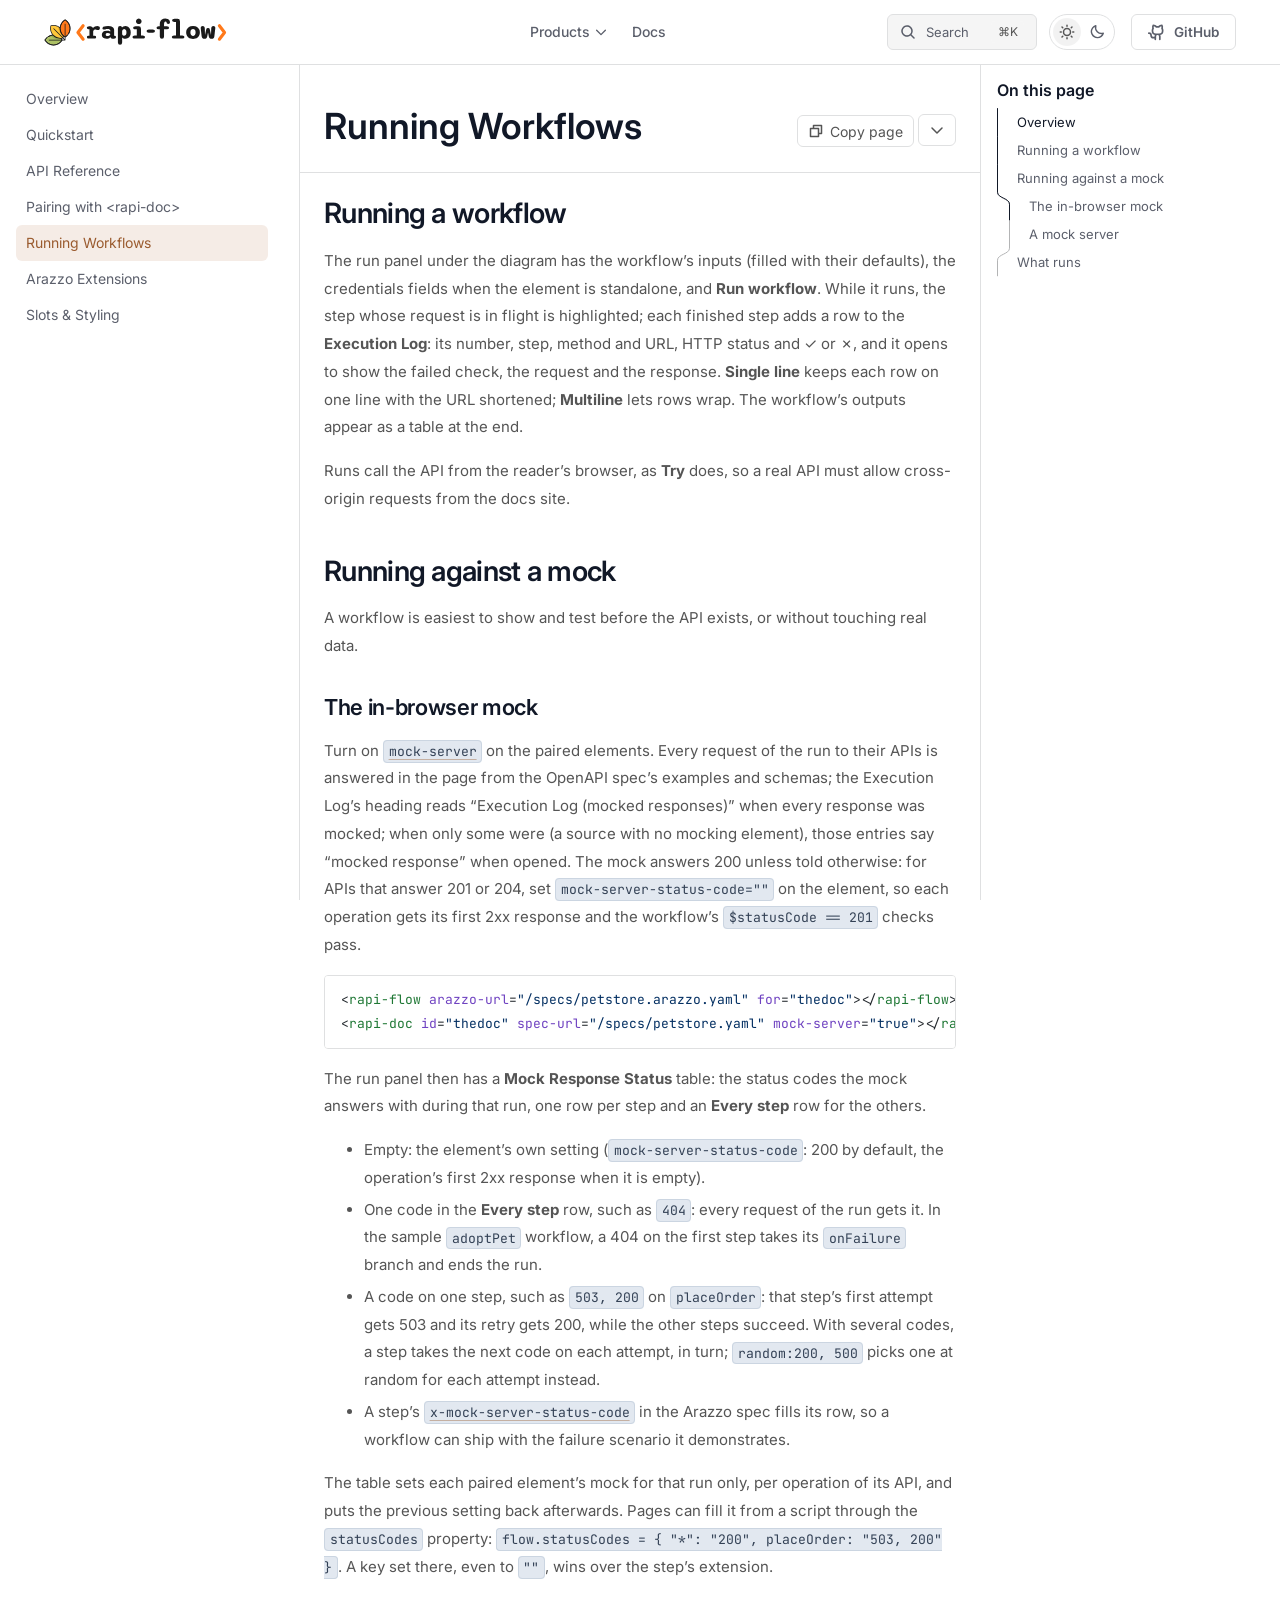
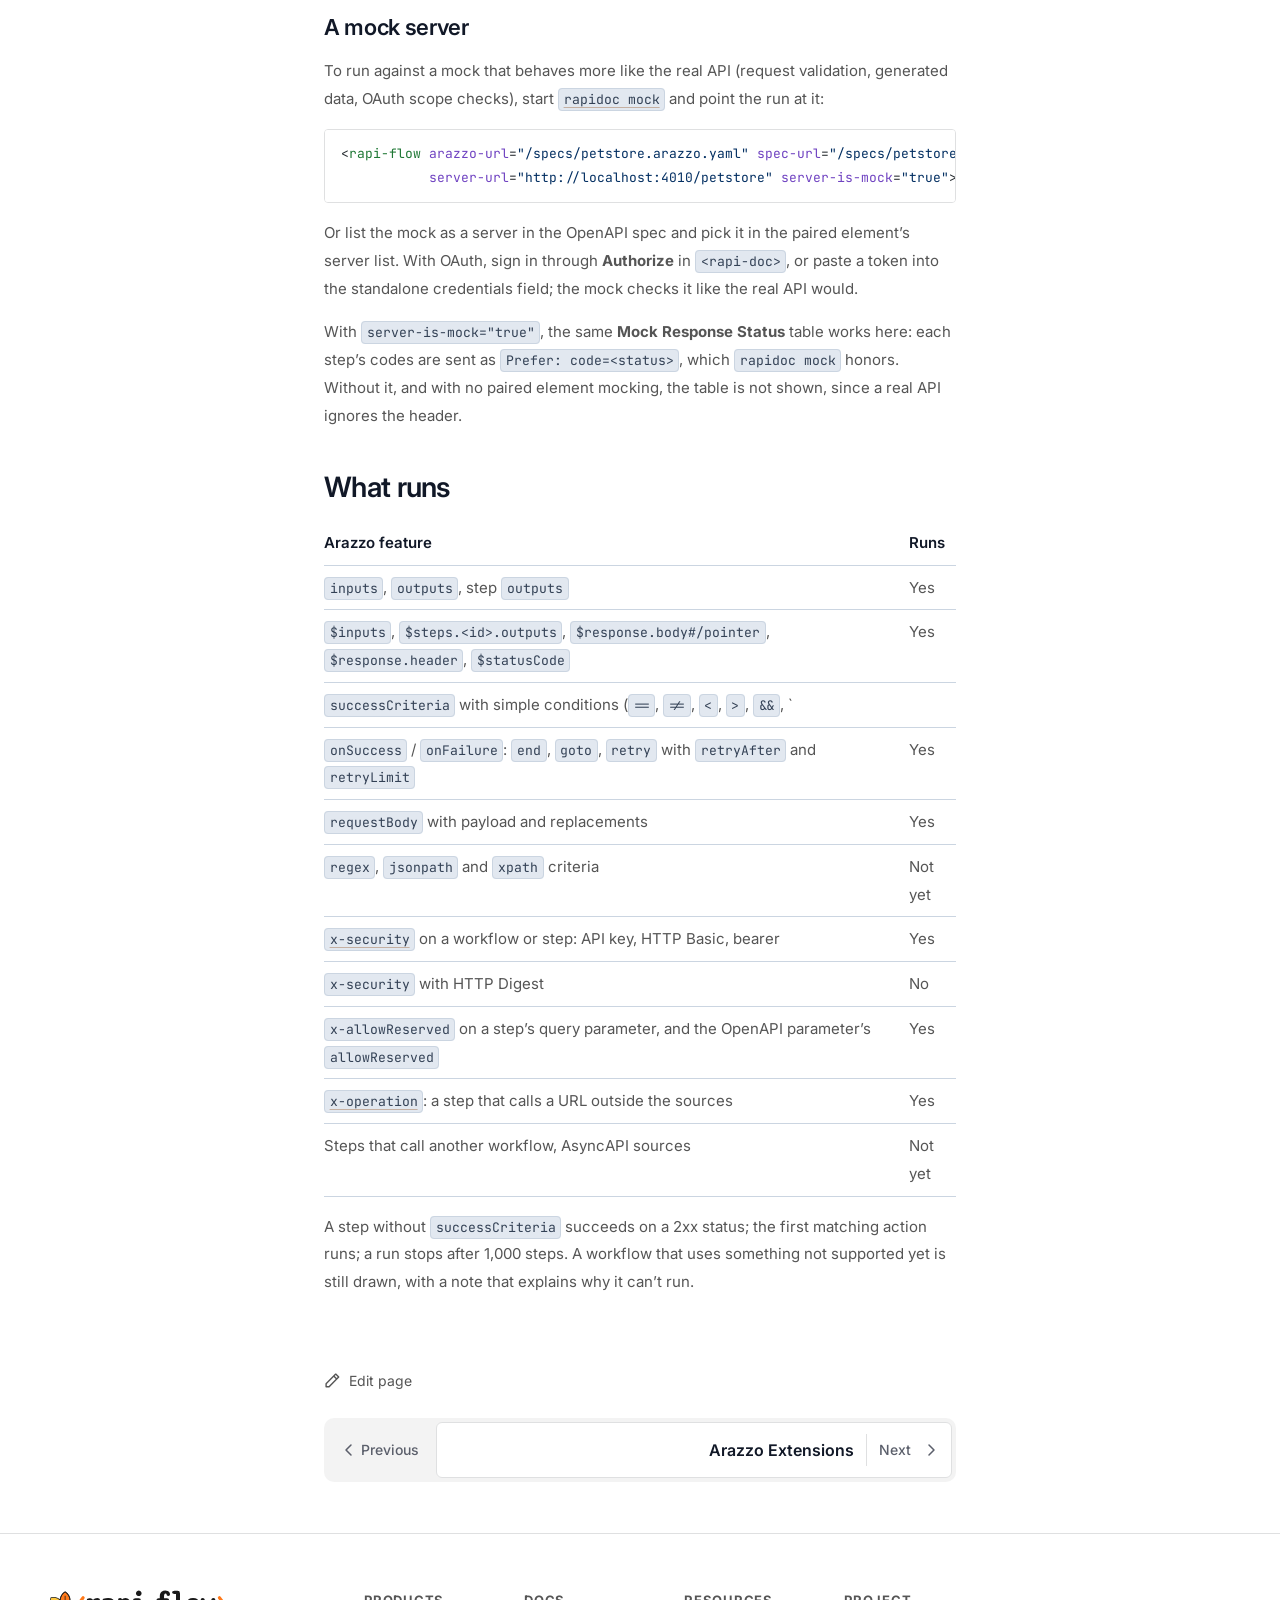
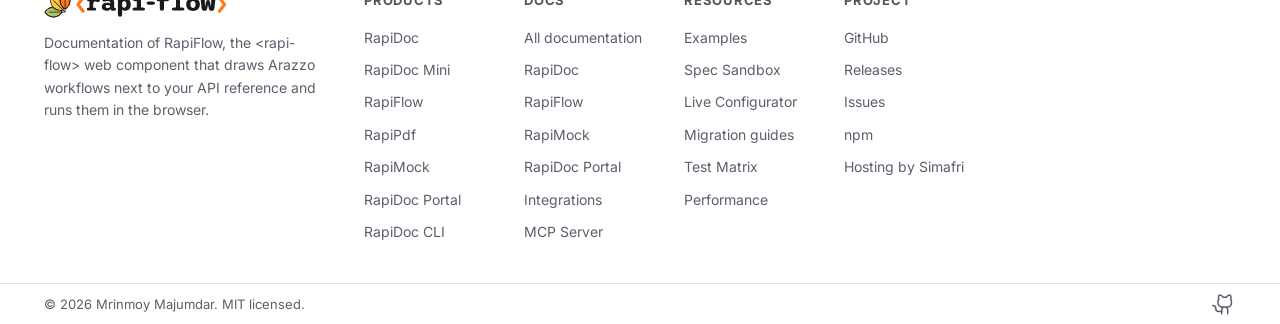
<file: docs/running/index.html>
<!DOCTYPE html><html lang="en" dir="ltr" data-theme="dark" data-has-toc data-has-sidebar class="astro-i3ca2ene"><head><meta charset="utf-8"/><meta name="viewport" content="width=device-width, initial-scale=1"/><title>Running Workflows | RapiFlow</title><link rel="canonical" href="https://flow.rapidocui.com/docs/running/"/><link rel="sitemap" href="/sitemap-index.xml"/><link rel="preconnect" href="https://fonts.googleapis.com"/><link rel="preconnect" href="https://fonts.gstatic.com" crossorigin/><link rel="stylesheet" href="https://fonts.googleapis.com/css2?family=Inter:wght@400;500;600;700&amp;display=swap"/><link rel="stylesheet" href="https://fonts.googleapis.com/css2?family=JetBrains+Mono:wght@400;500;600;700&amp;display=swap"/><script async src="https://www.googletagmanager.com/gtag/js?id=G-M9TPKERDJ6"></script><script>window.dataLayer = window.dataLayer || [];
function gtag(){dataLayer.push(arguments);}
gtag('js', new Date());
gtag('config', 'G-M9TPKERDJ6', { content_group: 'Flow' });
</script><link rel="shortcut icon" href="/rapidoc-leaves.svg" type="image/svg+xml"/><meta property="og:title" content="Running Workflows"/><meta property="og:type" content="article"/><meta property="og:url" content="https://flow.rapidocui.com/docs/running/"/><meta property="og:locale" content="en"/><meta property="og:description" content="Run an Arazzo workflow from the page with <rapi-flow>, against the real API, the in-browser mock or a mock server, and which Arazzo features run."/><meta property="og:site_name" content="RapiFlow"/><meta name="twitter:card" content="summary_large_image"/><meta name="description" content="Run an Arazzo workflow from the page with <rapi-flow>, against the real API, the in-browser mock or a mock server, and which Arazzo features run."/><script>(() => {
  let stored = null;
  try { stored = localStorage.getItem('starlight-theme'); } catch {}
  const fallback = "auto" === 'auto' ? (matchMedia('(prefers-color-scheme: light)').matches ? 'light' : 'dark') : "auto";
  const theme = stored === 'light' || stored === 'dark' ? stored : fallback;
  document.documentElement.dataset.theme = theme;
  return { stored, theme };
})();
window.StarlightThemeProvider = { updatePickers() {} };</script><link rel="stylesheet" href="/_rapidoc/assets/print.C9eyqPGL.css" media="print"><link rel="stylesheet" href="/_rapidoc/assets/page-head.84U68Us5.css"><link rel="stylesheet" href="/_rapidoc/assets/index.DZRAUxwG.css"><style>@layer starlight.components{.card-grid:where(.astro-w3q4g72i){grid-template-columns:100%;gap:1rem;display:grid}.card-grid:where(.astro-w3q4g72i)>*{margin-top:0!important}@media (width>=50rem){.card-grid:where(.astro-w3q4g72i){grid-template-columns:1fr 1fr;gap:1.5rem}.stagger:where(.astro-w3q4g72i){--stagger-height:5rem;padding-bottom:var(--stagger-height)}.stagger:where(.astro-w3q4g72i)>:nth-child(2n){transform:translateY(var(--stagger-height))}}.sl-link-card:where(.astro-coybbbgh){border:1px solid var(--sl-color-gray-5);box-shadow:var(--sl-shadow-sm);border-radius:.5rem;grid-template-columns:1fr auto;gap:.5rem;padding:1rem;display:grid;position:relative}a:where(.astro-coybbbgh){line-height:var(--sl-line-height-headings);text-decoration:none}a:where(.astro-coybbbgh):before{content:"";position:absolute;inset:0}.stack:where(.astro-coybbbgh){flex-direction:column;gap:.5rem}.title:where(.astro-coybbbgh){color:var(--sl-color-white);font-weight:600;font-size:var(--sl-text-lg)}.description:where(.astro-coybbbgh){color:var(--sl-color-gray-3);line-height:1.5}.icon:where(.astro-coybbbgh){color:var(--sl-color-gray-3)}.sl-link-card:where(.astro-coybbbgh):hover{background:var(--sl-color-gray-7,var(--sl-color-gray-6));border-color:var(--sl-color-gray-2)}.sl-link-card:where(.astro-coybbbgh):hover .icon:where(.astro-coybbbgh){color:var(--sl-color-white)}}
@layer starlight.components{svg:where(.astro-hxdjxph4){color:var(--sl-icon-color);font-size:var(--sl-icon-size,1em);width:1em;height:1em;overflow:visible}}
.portal-sidebar-tabs,.portal-sidebar-tabs-select{display:none}@media (width>=50rem){.portal-sidebar-tabs{border-bottom:1px solid var(--portal-border);flex-direction:column;gap:.125rem;margin-bottom:1rem;padding-bottom:1rem;display:flex}.portal-sidebar-tabs-select{z-index:20;margin-bottom:1rem;display:block;position:relative}}.portal-sidebar-tab{border-radius:var(--portal-radius);color:var(--portal-muted);align-items:center;gap:.625rem;padding:.375rem .5rem;font-size:.875rem;font-weight:500;line-height:1.4;text-decoration:none;display:flex}.portal-sidebar-tab:hover{color:var(--portal-fg)}.portal-sidebar-tab[aria-current=page]{color:var(--portal-primary-text);background-color:var(--portal-primary-tint)}.portal-sidebar-tab-icon{display:inline-flex}.portal-sidebar-tab-external{opacity:.6;margin-inline-start:auto}.portal-sidebar-tabs-current{border:1px solid var(--portal-border);border-radius:var(--portal-radius);background-color:var(--portal-card-bg,transparent);color:var(--portal-primary-text);cursor:pointer;align-items:center;gap:.625rem;padding:.5rem .625rem;font-size:.875rem;font-weight:500;list-style:none;display:flex}.portal-sidebar-tabs-current::-webkit-details-marker{display:none}.portal-sidebar-tabs-current:hover,.portal-sidebar-tabs-select[open]>.portal-sidebar-tabs-current{border-color:var(--portal-primary)}.portal-sidebar-tabs-current:focus-visible{outline:2px solid var(--portal-primary);outline-offset:2px}.portal-sidebar-tabs-current-label{text-overflow:ellipsis;white-space:nowrap;flex:1;min-width:0;overflow:hidden}.portal-sidebar-tabs-caret{color:var(--portal-muted);flex:none}.portal-sidebar-tabs-select .portal-sidebar-tabs-panel{inset-inline:0;z-index:10;border:1px solid var(--portal-border);border-radius:var(--portal-radius);background-color:var(--portal-card-bg,var(--portal-bg));margin:0;padding:.375rem;position:absolute;top:calc(100% + .25rem);box-shadow:0 12px 32px #00000040}
@layer starlight.components{.sl-steps{--bullet-size:calc(var(--sl-line-height) * 1rem);--bullet-margin:.375rem;counter-reset:steps-counter var(--sl-steps-start,0);padding-inline-start:0;list-style:none}.sl-steps>li{counter-increment:steps-counter;padding-inline-start:calc(var(--bullet-size) + 1rem);min-height:calc(var(--bullet-size) + var(--bullet-margin));padding-bottom:1px;position:relative}.sl-steps>li+li{margin-top:0}.sl-steps>li:before{content:counter(steps-counter);top:0;width:var(--bullet-size);height:var(--bullet-size);line-height:var(--bullet-size);font-size:var(--sl-text-xs);text-align:center;color:var(--sl-color-white);background-color:var(--sl-color-gray-6);box-shadow:inset 0 0 0 1px var(--sl-color-gray-5);border-radius:99rem;font-weight:600;position:absolute;inset-inline-start:0}.sl-steps>li:after{--guide-width:1px;content:"";top:calc(var(--bullet-size) + var(--bullet-margin));bottom:var(--bullet-margin);width:var(--guide-width);background-color:var(--sl-color-hairline-light);position:absolute;inset-inline-start:calc((var(--bullet-size) - var(--guide-width)) / 2)}}@layer starlight.content{.sl-steps>li>:first-child{--lh:calc(1em * var(--sl-line-height));--shift-y:calc(.5 * (var(--bullet-size) - var(--lh)));transform:translateY(var(--shift-y));margin-bottom:var(--shift-y)}.sl-steps>li>:first-child:where(h1,h2,h3,h4,h5,h6){--lh:calc(1em * var(--sl-line-height-headings))}@supports (--prop:1lh){.sl-steps>li>:first-child{--lh:1lh}}}
</style><script type="module" src="/_rapidoc/assets/cNngjUgL.js"></script></head><body class="astro-i3ca2ene"><a class="sl-skip-link astro-l3mcwfu7" href="#_top">Skip to content</a><div class="page sl-flex astro-bx4ddj32"><header class="portal-header-root" data-portal-region="header" data-has-sidebar><!-- Row 1: brand, search, links and menus, theme switcher --><div class="portal-navbar" data-portal-region="header-inner"><a href="/" class="portal-brand" aria-label="RapiFlow home"><img src="/rapi-flow-lockup-light.svg" alt="RapiFlow" class="portal-brand-img portal-brand-img-light"><img src="/rapi-flow-lockup-dark.svg" alt="RapiFlow" class="portal-brand-img portal-brand-img-dark"></a><nav class="portal-nav-menu portal-nav-menu-start" aria-label="Main"><div class="portal-dropdown-wrapper"><button type="button" class="portal-nav-button portal-dropdown-trigger" aria-expanded="false" aria-controls="portal-menu-0"><span>Products</span><svg xmlns="http://www.w3.org/2000/svg" viewBox="0 0 256 256" width="16" height="16" fill="currentColor" aria-hidden="true" class="portal-chevron"><path d="M216.49,104.49l-80,80a12,12,0,0,1-17,0l-80-80a12,12,0,0,1,17-17L128,159l71.51-71.52a12,12,0,0,1,17,17Z"/></svg></button><div class="portal-megamenu-panel" id="portal-menu-0"><div class="portal-megamenu-groups"><section class="portal-megamenu-group" aria-labelledby="portal-menu-0-group-0"><h2 class="portal-megamenu-group-title" id="portal-menu-0-group-0">Products</h2><ul class="portal-megamenu-group-list"><li><a href="https://rapidocui.com/rapidoc/" class="portal-megamenu-card" target="_blank" rel="noopener noreferrer"><div class="portal-card-icon-box"><svg xmlns="http://www.w3.org/2000/svg" viewBox="0 0 256 256" width="24" height="24" fill="currentColor" aria-hidden="true"><path d="M208,88H152V32Z" opacity="0.2"/><path d="M181.66,146.34a8,8,0,0,1,0,11.32l-24,24a8,8,0,0,1-11.32-11.32L164.69,152l-18.35-18.34a8,8,0,0,1,11.32-11.32Zm-72-24a8,8,0,0,0-11.32,0l-24,24a8,8,0,0,0,0,11.32l24,24a8,8,0,0,0,11.32-11.32L91.31,152l18.35-18.34A8,8,0,0,0,109.66,122.34ZM216,88V216a16,16,0,0,1-16,16H56a16,16,0,0,1-16-16V40A16,16,0,0,1,56,24h96a8,8,0,0,1,5.66,2.34l56,56A8,8,0,0,1,216,88Zm-56-8h28.69L160,51.31Zm40,136V96H152a8,8,0,0,1-8-8V40H56V216H200Z"/></svg></div><div class="portal-card-body"><div class="portal-card-title-row"><span class="portal-card-title">RapiDoc</span><span class="portal-card-badge">&lt;rapi-doc&gt;</span><svg xmlns="http://www.w3.org/2000/svg" viewBox="0 0 256 256" width="16" height="16" fill="currentColor" aria-hidden="true" class="portal-card-external"><path d="M204,64V168a12,12,0,0,1-24,0V93L72.49,200.49a12,12,0,0,1-17-17L163,76H88a12,12,0,0,1,0-24H192A12,12,0,0,1,204,64Z"/></svg></div><p class="portal-card-desc">Interactive API reference from your OpenAPI spec</p></div></a></li><li><a href="https://rapidocui.com/rapidoc-mini/" class="portal-megamenu-card" target="_blank" rel="noopener noreferrer"><div class="portal-card-icon-box"><svg xmlns="http://www.w3.org/2000/svg" viewBox="0 0 256 256" width="24" height="24" fill="currentColor" aria-hidden="true"><path d="M204,168a28,28,0,0,0,12-2.69V208a8,8,0,0,1-8,8H64a8,8,0,0,1-8-8V165.31a28,28,0,1,1,0-50.62V72a8,8,0,0,1,8-8h46.69a28,28,0,1,1,50.61,0H208a8,8,0,0,1,8,8v42.69A28,28,0,1,0,204,168Z" opacity="0.2"/><path d="M220.27,158.54a8,8,0,0,0-7.7-.46,20,20,0,1,1,0-36.16A8,8,0,0,0,224,114.69V72a16,16,0,0,0-16-16H171.78a35.36,35.36,0,0,0,.22-4,36.15,36.15,0,0,0-11.36-26.25,36,36,0,0,0-60.55,23.63,36.56,36.56,0,0,0,.14,6.62H64A16,16,0,0,0,48,72v32.22a35.36,35.36,0,0,0-4-.22,36.12,36.12,0,0,0-26.24,11.36,35.7,35.7,0,0,0-9.69,27,36.08,36.08,0,0,0,33.31,33.6,36.56,36.56,0,0,0,6.62-.14V208a16,16,0,0,0,16,16H208a16,16,0,0,0,16-16V165.31A8,8,0,0,0,220.27,158.54ZM208,208H64V165.31a8,8,0,0,0-11.43-7.23,20,20,0,1,1,0-36.16A8,8,0,0,0,64,114.69V72h46.69a8,8,0,0,0,7.23-11.43,20,20,0,1,1,36.16,0A8,8,0,0,0,161.31,72H208v32.23a35.68,35.68,0,0,0-6.62-.14A36,36,0,0,0,204,176a35.36,35.36,0,0,0,4-.22Z"/></svg></div><div class="portal-card-body"><div class="portal-card-title-row"><span class="portal-card-title">RapiDoc Mini</span><span class="portal-card-badge">&lt;rapi-doc-mini&gt;</span><svg xmlns="http://www.w3.org/2000/svg" viewBox="0 0 256 256" width="16" height="16" fill="currentColor" aria-hidden="true" class="portal-card-external"><path d="M204,64V168a12,12,0,0,1-24,0V93L72.49,200.49a12,12,0,0,1-17-17L163,76H88a12,12,0,0,1,0-24H192A12,12,0,0,1,204,64Z"/></svg></div><p class="portal-card-desc">A few endpoints, with Try, inside a post or guide</p></div></a></li><li><a href="https://rapidocui.com/rapi-flow/" class="portal-megamenu-card" target="_blank" rel="noopener noreferrer"><div class="portal-card-icon-box"><svg xmlns="http://www.w3.org/2000/svg" viewBox="0 0 256 256" width="24" height="24" fill="currentColor" aria-hidden="true"><path d="M224,200a24,24,0,1,1-24-24A24,24,0,0,1,224,200Z" opacity="0.2"/><path d="M200,168a32.06,32.06,0,0,0-31,24H72a32,32,0,0,1,0-64h96a40,40,0,0,0,0-80H72a8,8,0,0,0,0,16h96a24,24,0,0,1,0,48H72a48,48,0,0,0,0,96h97a32,32,0,1,0,31-40Zm0,48a16,16,0,1,1,16-16A16,16,0,0,1,200,216Z"/></svg></div><div class="portal-card-body"><div class="portal-card-title-row"><span class="portal-card-title">RapiFlow</span><span class="portal-card-badge">&lt;rapi-flow&gt;</span><svg xmlns="http://www.w3.org/2000/svg" viewBox="0 0 256 256" width="16" height="16" fill="currentColor" aria-hidden="true" class="portal-card-external"><path d="M204,64V168a12,12,0,0,1-24,0V93L72.49,200.49a12,12,0,0,1-17-17L163,76H88a12,12,0,0,1,0-24H192A12,12,0,0,1,204,64Z"/></svg></div><p class="portal-card-desc">Step through and run Arazzo workflows</p></div></a></li><li><a href="https://rapidocui.com/rapipdf/" class="portal-megamenu-card" target="_blank" rel="noopener noreferrer"><div class="portal-card-icon-box"><svg xmlns="http://www.w3.org/2000/svg" viewBox="0 0 256 256" width="24" height="24" fill="currentColor" aria-hidden="true"><path d="M208,88H152V32Z" opacity="0.2"/><path d="M224,152a8,8,0,0,1-8,8H192v16h16a8,8,0,0,1,0,16H192v16a8,8,0,0,1-16,0V152a8,8,0,0,1,8-8h32A8,8,0,0,1,224,152ZM92,172a28,28,0,0,1-28,28H56v8a8,8,0,0,1-16,0V152a8,8,0,0,1,8-8H64A28,28,0,0,1,92,172Zm-16,0a12,12,0,0,0-12-12H56v24h8A12,12,0,0,0,76,172Zm88,8a36,36,0,0,1-36,36H112a8,8,0,0,1-8-8V152a8,8,0,0,1,8-8h16A36,36,0,0,1,164,180Zm-16,0a20,20,0,0,0-20-20h-8v40h8A20,20,0,0,0,148,180ZM40,112V40A16,16,0,0,1,56,24h96a8,8,0,0,1,5.66,2.34l56,56A8,8,0,0,1,216,88v24a8,8,0,0,1-16,0V96H152a8,8,0,0,1-8-8V40H56v72a8,8,0,0,1-16,0ZM160,80h28.69L160,51.31Z"/></svg></div><div class="portal-card-body"><div class="portal-card-title-row"><span class="portal-card-title">RapiPdf</span><span class="portal-card-badge">&lt;rapi-pdf&gt;</span><svg xmlns="http://www.w3.org/2000/svg" viewBox="0 0 256 256" width="16" height="16" fill="currentColor" aria-hidden="true" class="portal-card-external"><path d="M204,64V168a12,12,0,0,1-24,0V93L72.49,200.49a12,12,0,0,1-17-17L163,76H88a12,12,0,0,1,0-24H192A12,12,0,0,1,204,64Z"/></svg></div><p class="portal-card-desc">Turn an OpenAPI spec into a PDF</p></div></a></li><li><a href="https://rapidocui.com/rapi-mock/" class="portal-megamenu-card" target="_blank" rel="noopener noreferrer"><div class="portal-card-icon-box"><svg xmlns="http://www.w3.org/2000/svg" viewBox="0 0 256 256" width="24" height="24" fill="currentColor" aria-hidden="true"><path d="M216,152v48a8,8,0,0,1-8,8H48a8,8,0,0,1-8-8V152a8,8,0,0,1,8-8H208A8,8,0,0,1,216,152ZM208,48H48a8,8,0,0,0-8,8v48a8,8,0,0,0,8,8H208a8,8,0,0,0,8-8V56A8,8,0,0,0,208,48Z" opacity="0.2"/><path d="M208,136H48a16,16,0,0,0-16,16v48a16,16,0,0,0,16,16H208a16,16,0,0,0,16-16V152A16,16,0,0,0,208,136Zm0,64H48V152H208v48Zm0-160H48A16,16,0,0,0,32,56v48a16,16,0,0,0,16,16H208a16,16,0,0,0,16-16V56A16,16,0,0,0,208,40Zm0,64H48V56H208v48ZM192,80a12,12,0,1,1-12-12A12,12,0,0,1,192,80Zm0,96a12,12,0,1,1-12-12A12,12,0,0,1,192,176Z"/></svg></div><div class="portal-card-body"><div class="portal-card-title-row"><span class="portal-card-title">RapiMock</span><span class="portal-card-badge">rapidoc mock</span><svg xmlns="http://www.w3.org/2000/svg" viewBox="0 0 256 256" width="16" height="16" fill="currentColor" aria-hidden="true" class="portal-card-external"><path d="M204,64V168a12,12,0,0,1-24,0V93L72.49,200.49a12,12,0,0,1-17-17L163,76H88a12,12,0,0,1,0-24H192A12,12,0,0,1,204,64Z"/></svg></div><p class="portal-card-desc">A mock server that validates requests and remembers</p></div></a></li><li><a href="https://rapidocui.com/portal/" class="portal-megamenu-card" target="_blank" rel="noopener noreferrer"><div class="portal-card-icon-box"><svg xmlns="http://www.w3.org/2000/svg" viewBox="0 0 256 256" width="24" height="24" fill="currentColor" aria-hidden="true"><path d="M104,104V208H40a8,8,0,0,1-8-8V104Z" opacity="0.2"/><path d="M216,40H40A16,16,0,0,0,24,56V200a16,16,0,0,0,16,16H216a16,16,0,0,0,16-16V56A16,16,0,0,0,216,40Zm0,16V96H40V56ZM40,112H96v88H40Zm176,88H112V112H216v88Z"/></svg></div><div class="portal-card-body"><div class="portal-card-title-row"><span class="portal-card-title">RapiDoc Portal</span><svg xmlns="http://www.w3.org/2000/svg" viewBox="0 0 256 256" width="16" height="16" fill="currentColor" aria-hidden="true" class="portal-card-external"><path d="M204,64V168a12,12,0,0,1-24,0V93L72.49,200.49a12,12,0,0,1-17-17L163,76H88a12,12,0,0,1,0-24H192A12,12,0,0,1,204,64Z"/></svg></div><p class="portal-card-desc">API references and guides as one site, with search and SSO</p></div></a></li></ul></section><section class="portal-megamenu-group" aria-labelledby="portal-menu-0-group-1"><h2 class="portal-megamenu-group-title" id="portal-menu-0-group-1">Tools</h2><ul class="portal-megamenu-group-list"><li><a href="https://rapidocui.com/cli/" class="portal-megamenu-card" target="_blank" rel="noopener noreferrer"><div class="portal-card-icon-box"><svg xmlns="http://www.w3.org/2000/svg" viewBox="0 0 256 256" width="24" height="24" fill="currentColor" aria-hidden="true"><path d="M216,80V192H40V64H200A16,16,0,0,1,216,80Z" opacity="0.2"/><path d="M117.31,134l-72,64a8,8,0,1,1-10.63-12L100,128,34.69,70A8,8,0,1,1,45.32,58l72,64a8,8,0,0,1,0,12ZM216,184H120a8,8,0,0,0,0,16h96a8,8,0,0,0,0-16Z"/></svg></div><div class="portal-card-body"><div class="portal-card-title-row"><span class="portal-card-title">RapiDoc CLI</span><span class="portal-card-badge">rapidoc</span><svg xmlns="http://www.w3.org/2000/svg" viewBox="0 0 256 256" width="16" height="16" fill="currentColor" aria-hidden="true" class="portal-card-external"><path d="M204,64V168a12,12,0,0,1-24,0V93L72.49,200.49a12,12,0,0,1-17-17L163,76H88a12,12,0,0,1,0-24H192A12,12,0,0,1,204,64Z"/></svg></div><p class="portal-card-desc">Preview, validate, lint, bundle and export OpenAPI specs</p></div></a></li><li><a href="https://rapidocui.com/docs/mcp/" class="portal-megamenu-card" target="_blank" rel="noopener noreferrer"><div class="portal-card-icon-box"><svg xmlns="http://www.w3.org/2000/svg" viewBox="0 0 256 256" width="24" height="24" fill="currentColor" aria-hidden="true"><path d="M200,56H56A24,24,0,0,0,32,80V192a24,24,0,0,0,24,24H200a24,24,0,0,0,24-24V80A24,24,0,0,0,200,56ZM164,184H92a20,20,0,0,1,0-40h72a20,20,0,0,1,0,40Z" opacity="0.2"/><path d="M200,48H136V16a8,8,0,0,0-16,0V48H56A32,32,0,0,0,24,80V192a32,32,0,0,0,32,32H200a32,32,0,0,0,32-32V80A32,32,0,0,0,200,48Zm16,144a16,16,0,0,1-16,16H56a16,16,0,0,1-16-16V80A16,16,0,0,1,56,64H200a16,16,0,0,1,16,16ZM72,108a12,12,0,1,1,12,12A12,12,0,0,1,72,108Zm88,0a12,12,0,1,1,12,12A12,12,0,0,1,160,108Zm4,28H92a28,28,0,0,0,0,56h72a28,28,0,0,0,0-56Zm-24,16v24H116V152ZM80,164a12,12,0,0,1,12-12h8v24H92A12,12,0,0,1,80,164Zm84,12h-8V152h8a12,12,0,0,1,0,24Z"/></svg></div><div class="portal-card-body"><div class="portal-card-title-row"><span class="portal-card-title">MCP Server</span><svg xmlns="http://www.w3.org/2000/svg" viewBox="0 0 256 256" width="16" height="16" fill="currentColor" aria-hidden="true" class="portal-card-external"><path d="M204,64V168a12,12,0,0,1-24,0V93L72.49,200.49a12,12,0,0,1-17-17L163,76H88a12,12,0,0,1,0-24H192A12,12,0,0,1,204,64Z"/></svg></div><p class="portal-card-desc">Turn your API into tools for AI agents</p></div></a></li><li><a href="https://rapidocui.com/docs/prerender/" class="portal-megamenu-card" target="_blank" rel="noopener noreferrer"><div class="portal-card-icon-box"><svg xmlns="http://www.w3.org/2000/svg" viewBox="0 0 256 256" width="24" height="24" fill="currentColor" aria-hidden="true"><path d="M96,240l16-80L48,136,160,16,144,96l64,24Z" opacity="0.2"/><path d="M215.79,118.17a8,8,0,0,0-5-5.66L153.18,90.9l14.66-73.33a8,8,0,0,0-13.69-7l-112,120a8,8,0,0,0,3,13l57.63,21.61L88.16,238.43a8,8,0,0,0,13.69,7l112-120A8,8,0,0,0,215.79,118.17ZM109.37,214l10.47-52.38a8,8,0,0,0-5-9.06L62,132.71l84.62-90.66L136.16,94.43a8,8,0,0,0,5,9.06l52.8,19.8Z"/></svg></div><div class="portal-card-body"><div class="portal-card-title-row"><span class="portal-card-title">Pre-rendering</span><svg xmlns="http://www.w3.org/2000/svg" viewBox="0 0 256 256" width="16" height="16" fill="currentColor" aria-hidden="true" class="portal-card-external"><path d="M204,64V168a12,12,0,0,1-24,0V93L72.49,200.49a12,12,0,0,1-17-17L163,76H88a12,12,0,0,1,0-24H192A12,12,0,0,1,204,64Z"/></svg></div><p class="portal-card-desc">Server-rendered HTML for search engines and a fast first paint</p></div></a></li></ul></section><section class="portal-megamenu-group" aria-labelledby="portal-menu-0-group-2"><h2 class="portal-megamenu-group-title" id="portal-menu-0-group-2">Integrations</h2><ul class="portal-megamenu-group-list"><li><a href="https://rapidocui.com/integrations/" class="portal-megamenu-card portal-megamenu-card-compact" target="_blank" rel="noopener noreferrer"><div class="portal-card-body"><div class="portal-card-title-row"><span class="portal-card-title">All integrations</span><svg xmlns="http://www.w3.org/2000/svg" viewBox="0 0 256 256" width="16" height="16" fill="currentColor" aria-hidden="true" class="portal-card-external"><path d="M204,64V168a12,12,0,0,1-24,0V93L72.49,200.49a12,12,0,0,1-17-17L163,76H88a12,12,0,0,1,0-24H192A12,12,0,0,1,204,64Z"/></svg></div></div></a></li><li><a href="https://rapidocui.com/docs/integrations/front-end/" class="portal-megamenu-card portal-megamenu-card-compact" target="_blank" rel="noopener noreferrer"><div class="portal-card-body"><div class="portal-card-title-row"><span class="portal-card-title">React, Vue, Angular, Svelte</span><svg xmlns="http://www.w3.org/2000/svg" viewBox="0 0 256 256" width="16" height="16" fill="currentColor" aria-hidden="true" class="portal-card-external"><path d="M204,64V168a12,12,0,0,1-24,0V93L72.49,200.49a12,12,0,0,1-17-17L163,76H88a12,12,0,0,1,0-24H192A12,12,0,0,1,204,64Z"/></svg></div></div></a></li><li><a href="https://rapidocui.com/docs/integrations/node/" class="portal-megamenu-card portal-megamenu-card-compact" target="_blank" rel="noopener noreferrer"><div class="portal-card-body"><div class="portal-card-title-row"><span class="portal-card-title">Hono, Express, Fastify</span><svg xmlns="http://www.w3.org/2000/svg" viewBox="0 0 256 256" width="16" height="16" fill="currentColor" aria-hidden="true" class="portal-card-external"><path d="M204,64V168a12,12,0,0,1-24,0V93L72.49,200.49a12,12,0,0,1-17-17L163,76H88a12,12,0,0,1,0-24H192A12,12,0,0,1,204,64Z"/></svg></div></div></a></li><li><a href="https://rapidocui.com/docs/integrations/docs-sites/" class="portal-megamenu-card portal-megamenu-card-compact" target="_blank" rel="noopener noreferrer"><div class="portal-card-body"><div class="portal-card-title-row"><span class="portal-card-title">Starlight, VitePress, Docusaurus</span><svg xmlns="http://www.w3.org/2000/svg" viewBox="0 0 256 256" width="16" height="16" fill="currentColor" aria-hidden="true" class="portal-card-external"><path d="M204,64V168a12,12,0,0,1-24,0V93L72.49,200.49a12,12,0,0,1-17-17L163,76H88a12,12,0,0,1,0-24H192A12,12,0,0,1,204,64Z"/></svg></div></div></a></li><li><a href="https://rapidocui.com/docs/integrations/python/" class="portal-megamenu-card portal-megamenu-card-compact" target="_blank" rel="noopener noreferrer"><div class="portal-card-body"><div class="portal-card-title-row"><span class="portal-card-title">Python (FastAPI, Starlette)</span><svg xmlns="http://www.w3.org/2000/svg" viewBox="0 0 256 256" width="16" height="16" fill="currentColor" aria-hidden="true" class="portal-card-external"><path d="M204,64V168a12,12,0,0,1-24,0V93L72.49,200.49a12,12,0,0,1-17-17L163,76H88a12,12,0,0,1,0-24H192A12,12,0,0,1,204,64Z"/></svg></div></div></a></li><li><a href="https://rapidocui.com/docs/integrations/dotnet/" class="portal-megamenu-card portal-megamenu-card-compact" target="_blank" rel="noopener noreferrer"><div class="portal-card-body"><div class="portal-card-title-row"><span class="portal-card-title">.NET (ASP.NET Core)</span><svg xmlns="http://www.w3.org/2000/svg" viewBox="0 0 256 256" width="16" height="16" fill="currentColor" aria-hidden="true" class="portal-card-external"><path d="M204,64V168a12,12,0,0,1-24,0V93L72.49,200.49a12,12,0,0,1-17-17L163,76H88a12,12,0,0,1,0-24H192A12,12,0,0,1,204,64Z"/></svg></div></div></a></li><li><a href="https://rapidocui.com/docs/integrations/go/" class="portal-megamenu-card portal-megamenu-card-compact" target="_blank" rel="noopener noreferrer"><div class="portal-card-body"><div class="portal-card-title-row"><span class="portal-card-title">Go (net/http)</span><svg xmlns="http://www.w3.org/2000/svg" viewBox="0 0 256 256" width="16" height="16" fill="currentColor" aria-hidden="true" class="portal-card-external"><path d="M204,64V168a12,12,0,0,1-24,0V93L72.49,200.49a12,12,0,0,1-17-17L163,76H88a12,12,0,0,1,0-24H192A12,12,0,0,1,204,64Z"/></svg></div></div></a></li><li><a href="https://rapidocui.com/docs/integrations/build-your-own/" class="portal-megamenu-card portal-megamenu-card-compact" target="_blank" rel="noopener noreferrer"><div class="portal-card-body"><div class="portal-card-title-row"><span class="portal-card-title">Build an integration</span><svg xmlns="http://www.w3.org/2000/svg" viewBox="0 0 256 256" width="16" height="16" fill="currentColor" aria-hidden="true" class="portal-card-external"><path d="M204,64V168a12,12,0,0,1-24,0V93L72.49,200.49a12,12,0,0,1-17-17L163,76H88a12,12,0,0,1,0-24H192A12,12,0,0,1,204,64Z"/></svg></div></div></a></li></ul></section></div><div class="portal-megamenu-footer"><a href="https://rapidocui.com/docs/#which-package-do-i-need" class="portal-megamenu-footer-link"><span>Which package do I need?</span><svg xmlns="http://www.w3.org/2000/svg" viewBox="0 0 256 256" width="16" height="16" fill="currentColor" aria-hidden="true"><path d="M224.49,136.49l-72,72a12,12,0,0,1-17-17L187,140H40a12,12,0,0,1,0-24H187L135.51,64.48a12,12,0,0,1,17-17l72,72A12,12,0,0,1,224.49,136.49Z"/></svg></a></div></div></div><a href="https://rapidocui.com/docs/" class="portal-nav-link" target="_blank" rel="noopener noreferrer">Docs</a></nav><button type="button" class="portal-search-trigger" id="portal-search-btn" aria-label="Search ⌘K" aria-keyshortcuts="Meta+K Control+K /"><svg xmlns="http://www.w3.org/2000/svg" viewBox="0 0 256 256" width="16" height="16" fill="currentColor" aria-hidden="true" class="portal-search-icon"><path d="M232.49,215.51,185,168a92.12,92.12,0,1,0-17,17l47.53,47.54a12,12,0,0,0,17-17ZM44,112a68,68,0,1,1,68,68A68.07,68.07,0,0,1,44,112Z"/></svg><span class="portal-search-text">Search</span><kbd class="portal-search-kbd">⌘K</kbd></button><div class="portal-nav-end"><nav class="portal-nav-menu portal-nav-menu-end" aria-label="More"><a href="https://github.com/rapi-doc/RapiDoc" class="portal-nav-link portal-nav-button" target="_blank" rel="noopener noreferrer"><svg xmlns="http://www.w3.org/2000/svg" viewBox="0 0 256 256" width="16" height="16" fill="currentColor" aria-hidden="true" class="portal-nav-link-icon"><path d="M212.62,75.17A63.7,63.7,0,0,0,206.39,26,12,12,0,0,0,196,20a63.71,63.71,0,0,0-50,24H126A63.71,63.71,0,0,0,76,20a12,12,0,0,0-10.39,6,63.7,63.7,0,0,0-6.23,49.17A61.5,61.5,0,0,0,52,104v8a60.1,60.1,0,0,0,45.76,58.28A43.66,43.66,0,0,0,92,192v4H76a20,20,0,0,1-20-20,44.05,44.05,0,0,0-44-44,12,12,0,0,0,0,24,20,20,0,0,1,20,20,44.05,44.05,0,0,0,44,44H92v12a12,12,0,0,0,24,0V192a20,20,0,0,1,40,0v40a12,12,0,0,0,24,0V192a43.66,43.66,0,0,0-5.76-21.72A60.1,60.1,0,0,0,220,112v-8A61.5,61.5,0,0,0,212.62,75.17ZM196,112a36,36,0,0,1-36,36H112a36,36,0,0,1-36-36v-8a37.87,37.87,0,0,1,6.13-20.12,11.65,11.65,0,0,0,1.58-11.49,39.9,39.9,0,0,1-.4-27.72,39.87,39.87,0,0,1,26.41,17.8A12,12,0,0,0,119.82,68h32.35a12,12,0,0,0,10.11-5.53,39.84,39.84,0,0,1,26.41-17.8,39.9,39.9,0,0,1-.4,27.72,12,12,0,0,0,1.61,11.53A37.85,37.85,0,0,1,196,104Z"/></svg>GitHub</a></nav><button type="button" class="portal-theme-btn" id="portal-theme-toggle" aria-label="Dark mode" aria-pressed="false"><span class="portal-theme-option portal-theme-light" aria-hidden="true"><svg xmlns="http://www.w3.org/2000/svg" viewBox="0 0 256 256" width="16" height="16" fill="currentColor" aria-hidden="true"><path d="M116,36V20a12,12,0,0,1,24,0V36a12,12,0,0,1-24,0Zm80,92a68,68,0,1,1-68-68A68.07,68.07,0,0,1,196,128Zm-24,0a44,44,0,1,0-44,44A44.05,44.05,0,0,0,172,128ZM51.51,68.49a12,12,0,1,0,17-17l-12-12a12,12,0,0,0-17,17Zm0,119-12,12a12,12,0,0,0,17,17l12-12a12,12,0,1,0-17-17ZM196,72a12,12,0,0,0,8.49-3.51l12-12a12,12,0,0,0-17-17l-12,12A12,12,0,0,0,196,72Zm8.49,115.51a12,12,0,0,0-17,17l12,12a12,12,0,0,0,17-17ZM48,128a12,12,0,0,0-12-12H20a12,12,0,0,0,0,24H36A12,12,0,0,0,48,128Zm80,80a12,12,0,0,0-12,12v16a12,12,0,0,0,24,0V220A12,12,0,0,0,128,208Zm108-92H220a12,12,0,0,0,0,24h16a12,12,0,0,0,0-24Z"/></svg></span><span class="portal-theme-option portal-theme-dark" aria-hidden="true"><svg xmlns="http://www.w3.org/2000/svg" viewBox="0 0 256 256" width="16" height="16" fill="currentColor" aria-hidden="true"><path d="M236.37,139.4a12,12,0,0,0-12-3A84.07,84.07,0,0,1,119.6,31.59a12,12,0,0,0-15-15A108.86,108.86,0,0,0,49.69,55.07,108,108,0,0,0,136,228a107.09,107.09,0,0,0,64.93-21.69,108.86,108.86,0,0,0,38.44-54.94A12,12,0,0,0,236.37,139.4Zm-49.88,47.74A84,84,0,0,1,68.86,69.51,84.93,84.93,0,0,1,92.27,48.29Q92,52.13,92,56A108.12,108.12,0,0,0,200,164q3.87,0,7.71-.27A84.79,84.79,0,0,1,186.49,187.14Z"/></svg></span></button><button type="button" class="portal-mobile-toggle" id="portal-mobile-menu-btn" aria-label="Menu" aria-expanded="false" aria-controls="portal-mobile-drawer"><svg xmlns="http://www.w3.org/2000/svg" viewBox="0 0 256 256" width="24" height="24" fill="currentColor" aria-hidden="true"><path d="M224,128a8,8,0,0,1-8,8H40a8,8,0,0,1,0-16H216A8,8,0,0,1,224,128ZM40,72H216a8,8,0,0,0,0-16H40a8,8,0,0,0,0,16ZM216,184H40a8,8,0,0,0,0,16H216a8,8,0,0,0,0-16Z"/></svg></button><button type="button" class="portal-mobile-toggle portal-sidebar-toggle" popovertarget="starlight__sidebar" aria-label="Menu"><svg xmlns="http://www.w3.org/2000/svg" viewBox="0 0 256 256" width="24" height="24" fill="currentColor" aria-hidden="true"><path d="M224,128a8,8,0,0,1-8,8H40a8,8,0,0,1,0-16H216A8,8,0,0,1,224,128ZM40,72H216a8,8,0,0,0,0-16H40a8,8,0,0,0,0,16ZM216,184H40a8,8,0,0,0,0,16H216a8,8,0,0,0,0-16Z"/></svg></button></div></div><!-- Row 2: section tabs --><!-- Mobile Drawer --><div class="portal-mobile-drawer" id="portal-mobile-drawer" hidden><div class="portal-mobile-nav"><nav class="portal-mobile-tabs" aria-label="Sections"><a href="/" class="portal-mobile-tab" aria-current="page"><svg xmlns="http://www.w3.org/2000/svg" viewBox="0 0 256 256" width="16" height="16" fill="currentColor" aria-hidden="true"><path d="M208,24H72A32,32,0,0,0,40,56V224a8,8,0,0,0,8,8H192a8,8,0,0,0,0-16H56a16,16,0,0,1,16-16H208a8,8,0,0,0,8-8V32A8,8,0,0,0,208,24Zm-8,160H72a31.82,31.82,0,0,0-16,4.29V56A16,16,0,0,1,72,40H200Z"/></svg><span>Documentation</span></a></nav><div class="portal-mobile-links-group"><div class="portal-mobile-section"><div class="portal-mobile-section-title">Products</div><div class="portal-mobile-links"><a href="https://rapidocui.com/rapidoc/" class="portal-mobile-item" target="_blank" rel="noopener noreferrer"><svg xmlns="http://www.w3.org/2000/svg" viewBox="0 0 256 256" width="16" height="16" fill="currentColor" aria-hidden="true" class="portal-mobile-icon"><path d="M181.66,146.34a8,8,0,0,1,0,11.32l-24,24a8,8,0,0,1-11.32-11.32L164.69,152l-18.35-18.34a8,8,0,0,1,11.32-11.32Zm-72-24a8,8,0,0,0-11.32,0l-24,24a8,8,0,0,0,0,11.32l24,24a8,8,0,0,0,11.32-11.32L91.31,152l18.35-18.34A8,8,0,0,0,109.66,122.34ZM216,88V216a16,16,0,0,1-16,16H56a16,16,0,0,1-16-16V40A16,16,0,0,1,56,24h96a8,8,0,0,1,5.66,2.34l56,56A8,8,0,0,1,216,88Zm-56-8h28.69L160,51.31Zm40,136V96H152a8,8,0,0,1-8-8V40H56V216H200Z"/></svg><span>RapiDoc</span></a><a href="https://rapidocui.com/rapidoc-mini/" class="portal-mobile-item" target="_blank" rel="noopener noreferrer"><svg xmlns="http://www.w3.org/2000/svg" viewBox="0 0 256 256" width="16" height="16" fill="currentColor" aria-hidden="true" class="portal-mobile-icon"><path d="M220.27,158.54a8,8,0,0,0-7.7-.46,20,20,0,1,1,0-36.16A8,8,0,0,0,224,114.69V72a16,16,0,0,0-16-16H171.78a35.36,35.36,0,0,0,.22-4,36.11,36.11,0,0,0-11.36-26.24,36,36,0,0,0-60.55,23.62,36.56,36.56,0,0,0,.14,6.62H64A16,16,0,0,0,48,72v32.22a35.36,35.36,0,0,0-4-.22,36.12,36.12,0,0,0-26.24,11.36,35.7,35.7,0,0,0-9.69,27,36.08,36.08,0,0,0,33.31,33.6,35.68,35.68,0,0,0,6.62-.14V208a16,16,0,0,0,16,16H208a16,16,0,0,0,16-16V165.31A8,8,0,0,0,220.27,158.54ZM208,208H64V165.31a8,8,0,0,0-11.43-7.23,20,20,0,1,1,0-36.16A8,8,0,0,0,64,114.69V72h46.69a8,8,0,0,0,7.23-11.43,20,20,0,1,1,36.16,0A8,8,0,0,0,161.31,72H208v32.23a35.68,35.68,0,0,0-6.62-.14A36,36,0,0,0,204,176a35.36,35.36,0,0,0,4-.22Z"/></svg><span>RapiDoc Mini</span></a><a href="https://rapidocui.com/rapi-flow/" class="portal-mobile-item" target="_blank" rel="noopener noreferrer"><svg xmlns="http://www.w3.org/2000/svg" viewBox="0 0 256 256" width="16" height="16" fill="currentColor" aria-hidden="true" class="portal-mobile-icon"><path d="M200,168a32.06,32.06,0,0,0-31,24H72a32,32,0,0,1,0-64h96a40,40,0,0,0,0-80H72a8,8,0,0,0,0,16h96a24,24,0,0,1,0,48H72a48,48,0,0,0,0,96h97a32,32,0,1,0,31-40Zm0,48a16,16,0,1,1,16-16A16,16,0,0,1,200,216Z"/></svg><span>RapiFlow</span></a><a href="https://rapidocui.com/rapipdf/" class="portal-mobile-item" target="_blank" rel="noopener noreferrer"><svg xmlns="http://www.w3.org/2000/svg" viewBox="0 0 256 256" width="16" height="16" fill="currentColor" aria-hidden="true" class="portal-mobile-icon"><path d="M224,152a8,8,0,0,1-8,8H192v16h16a8,8,0,0,1,0,16H192v16a8,8,0,0,1-16,0V152a8,8,0,0,1,8-8h32A8,8,0,0,1,224,152ZM92,172a28,28,0,0,1-28,28H56v8a8,8,0,0,1-16,0V152a8,8,0,0,1,8-8H64A28,28,0,0,1,92,172Zm-16,0a12,12,0,0,0-12-12H56v24h8A12,12,0,0,0,76,172Zm88,8a36,36,0,0,1-36,36H112a8,8,0,0,1-8-8V152a8,8,0,0,1,8-8h16A36,36,0,0,1,164,180Zm-16,0a20,20,0,0,0-20-20h-8v40h8A20,20,0,0,0,148,180ZM40,112V40A16,16,0,0,1,56,24h96a8,8,0,0,1,5.66,2.34l56,56A8,8,0,0,1,216,88v24a8,8,0,0,1-16,0V96H152a8,8,0,0,1-8-8V40H56v72a8,8,0,0,1-16,0ZM160,80h28.69L160,51.31Z"/></svg><span>RapiPdf</span></a><a href="https://rapidocui.com/rapi-mock/" class="portal-mobile-item" target="_blank" rel="noopener noreferrer"><svg xmlns="http://www.w3.org/2000/svg" viewBox="0 0 256 256" width="16" height="16" fill="currentColor" aria-hidden="true" class="portal-mobile-icon"><path d="M208,136H48a16,16,0,0,0-16,16v48a16,16,0,0,0,16,16H208a16,16,0,0,0,16-16V152A16,16,0,0,0,208,136Zm0,64H48V152H208v48Zm0-160H48A16,16,0,0,0,32,56v48a16,16,0,0,0,16,16H208a16,16,0,0,0,16-16V56A16,16,0,0,0,208,40Zm0,64H48V56H208v48ZM192,80a12,12,0,1,1-12-12A12,12,0,0,1,192,80Zm0,96a12,12,0,1,1-12-12A12,12,0,0,1,192,176Z"/></svg><span>RapiMock</span></a><a href="https://rapidocui.com/portal/" class="portal-mobile-item" target="_blank" rel="noopener noreferrer"><svg xmlns="http://www.w3.org/2000/svg" viewBox="0 0 256 256" width="16" height="16" fill="currentColor" aria-hidden="true" class="portal-mobile-icon"><path d="M216,40H40A16,16,0,0,0,24,56V200a16,16,0,0,0,16,16H216a16,16,0,0,0,16-16V56A16,16,0,0,0,216,40Zm0,16V96H40V56ZM40,112H96v88H40Zm176,88H112V112H216v88Z"/></svg><span>RapiDoc Portal</span></a><a href="https://rapidocui.com/cli/" class="portal-mobile-item" target="_blank" rel="noopener noreferrer"><svg xmlns="http://www.w3.org/2000/svg" viewBox="0 0 256 256" width="16" height="16" fill="currentColor" aria-hidden="true" class="portal-mobile-icon"><path d="M117.31,134l-72,64a8,8,0,1,1-10.63-12L100,128,34.69,70A8,8,0,1,1,45.32,58l72,64a8,8,0,0,1,0,12ZM216,184H120a8,8,0,0,0,0,16h96a8,8,0,0,0,0-16Z"/></svg><span>RapiDoc CLI</span></a><a href="https://rapidocui.com/docs/mcp/" class="portal-mobile-item" target="_blank" rel="noopener noreferrer"><svg xmlns="http://www.w3.org/2000/svg" viewBox="0 0 256 256" width="16" height="16" fill="currentColor" aria-hidden="true" class="portal-mobile-icon"><path d="M200,48H136V16a8,8,0,0,0-16,0V48H56A32,32,0,0,0,24,80V192a32,32,0,0,0,32,32H200a32,32,0,0,0,32-32V80A32,32,0,0,0,200,48Zm16,144a16,16,0,0,1-16,16H56a16,16,0,0,1-16-16V80A16,16,0,0,1,56,64H200a16,16,0,0,1,16,16Zm-52-56H92a28,28,0,0,0,0,56h72a28,28,0,0,0,0-56Zm-24,16v24H116V152ZM80,164a12,12,0,0,1,12-12h8v24H92A12,12,0,0,1,80,164Zm84,12h-8V152h8a12,12,0,0,1,0,24ZM72,108a12,12,0,1,1,12,12A12,12,0,0,1,72,108Zm88,0a12,12,0,1,1,12,12A12,12,0,0,1,160,108Z"/></svg><span>MCP Server</span></a><a href="https://rapidocui.com/docs/prerender/" class="portal-mobile-item" target="_blank" rel="noopener noreferrer"><svg xmlns="http://www.w3.org/2000/svg" viewBox="0 0 256 256" width="16" height="16" fill="currentColor" aria-hidden="true" class="portal-mobile-icon"><path d="M215.79,118.17a8,8,0,0,0-5-5.66L153.18,90.9l14.66-73.33a8,8,0,0,0-13.69-7l-112,120a8,8,0,0,0,3,13l57.63,21.61L88.16,238.43a8,8,0,0,0,13.69,7l112-120A8,8,0,0,0,215.79,118.17ZM109.37,214l10.47-52.38a8,8,0,0,0-5-9.06L62,132.71l84.62-90.66L136.16,94.43a8,8,0,0,0,5,9.06l52.8,19.8Z"/></svg><span>Pre-rendering</span></a><a href="https://rapidocui.com/integrations/" class="portal-mobile-item" target="_blank" rel="noopener noreferrer"><span>All integrations</span></a><a href="https://rapidocui.com/docs/integrations/front-end/" class="portal-mobile-item" target="_blank" rel="noopener noreferrer"><span>React, Vue, Angular, Svelte</span></a><a href="https://rapidocui.com/docs/integrations/node/" class="portal-mobile-item" target="_blank" rel="noopener noreferrer"><span>Hono, Express, Fastify</span></a><a href="https://rapidocui.com/docs/integrations/docs-sites/" class="portal-mobile-item" target="_blank" rel="noopener noreferrer"><span>Starlight, VitePress, Docusaurus</span></a><a href="https://rapidocui.com/docs/integrations/python/" class="portal-mobile-item" target="_blank" rel="noopener noreferrer"><span>Python (FastAPI, Starlette)</span></a><a href="https://rapidocui.com/docs/integrations/dotnet/" class="portal-mobile-item" target="_blank" rel="noopener noreferrer"><span>.NET (ASP.NET Core)</span></a><a href="https://rapidocui.com/docs/integrations/go/" class="portal-mobile-item" target="_blank" rel="noopener noreferrer"><span>Go (net/http)</span></a><a href="https://rapidocui.com/docs/integrations/build-your-own/" class="portal-mobile-item" target="_blank" rel="noopener noreferrer"><span>Build an integration</span></a></div></div><a href="https://rapidocui.com/docs/" class="portal-mobile-direct-link" target="_blank" rel="noopener noreferrer">Docs</a><a href="https://github.com/rapi-doc/RapiDoc" class="portal-mobile-direct-link portal-mobile-button" target="_blank" rel="noopener noreferrer">GitHub</a></div></div></div></header><!-- Full-Text Search Modal (⌘K / Ctrl+K) --><div id="portal-search-modal" data-base="/" class="portal-search-modal-backdrop hidden" role="dialog" aria-modal="true" aria-label="Search Documentation"><div class="portal-search-modal-dialog"><div class="portal-search-modal-header"><span class="portal-search-modal-icon"><svg xmlns="http://www.w3.org/2000/svg" viewBox="0 0 256 256" width="24" height="24" fill="currentColor" aria-hidden="true"><path d="M229.66,218.34l-50.07-50.06a88.11,88.11,0,1,0-11.31,11.31l50.06,50.07a8,8,0,0,0,11.32-11.32ZM40,112a72,72,0,1,1,72,72A72.08,72.08,0,0,1,40,112Z"/></svg></span><input type="search" class="portal-search-modal-input" placeholder="Search documentation, guides, and APIs..." aria-label="Search" autocomplete="off" spellcheck="false"><button class="portal-search-modal-close" aria-label="Close search"><svg xmlns="http://www.w3.org/2000/svg" viewBox="0 0 256 256" width="16" height="16" fill="currentColor" aria-hidden="true"><path d="M208.49,191.51a12,12,0,0,1-17,17L128,145,64.49,208.49a12,12,0,0,1-17-17L111,128,47.51,64.49a12,12,0,0,1,17-17L128,111l63.51-63.52a12,12,0,0,1,17,17L145,128Z"/></svg></button></div><div class="portal-search-modal-filters"><button type="button" class="portal-search-filter-btn active" data-filter="all">All</button><button type="button" class="portal-search-filter-btn" data-filter="doc">Guides & Docs</button><button type="button" class="portal-search-filter-btn" data-filter="api">API Operations</button><button type="button" class="portal-search-filter-btn" data-filter="page">Pages</button></div><div class="portal-search-modal-body"><div class="portal-search-modal-results" role="listbox"></div><div class="portal-search-modal-empty hidden">No results found for "<span class="portal-search-empty-query"></span>"</div><div class="portal-search-modal-hint">Type keywords to search across guides, tutorials, and APIs...</div></div><div class="portal-search-modal-footer"><div class="portal-search-footer-hint"><kbd class="portal-kbd">↑</kbd><kbd class="portal-kbd">↓</kbd> <span>Navigate</span></div><div class="portal-search-footer-hint"><kbd class="portal-kbd">↵</kbd> <span>Select</span></div><div class="portal-search-footer-hint"><kbd class="portal-kbd">ESC</kbd> <span>Close</span></div></div></div></div><script>
  (function () {
    const modal = document.getElementById('portal-search-modal');
    if (!modal) return;

    const input = modal.querySelector('.portal-search-modal-input');
    const closeBtn = modal.querySelector('.portal-search-modal-close');
    const resultsContainer = modal.querySelector('.portal-search-modal-results');
    const emptyState = modal.querySelector('.portal-search-modal-empty');
    const emptyQuerySpan = modal.querySelector('.portal-search-empty-query');
    const hintState = modal.querySelector('.portal-search-modal-hint');
    const filterBtns = modal.querySelectorAll('.portal-search-filter-btn');

    // Paths in the search index are relative to the portal; the portal may be served under a base path.
    const base = (modal.dataset.base || '/').replace(/\/+$/, '');
    const withBase = (url) => (url && url.startsWith('/') && !url.startsWith('//') ? base + url : url);

    let searchRecords = null;
    let isLoading = false;
    let activeFilter = 'all';
    let currentResults = [];
    let selectedIndex = 0;

    async function loadSearchIndex() {
      if (searchRecords || isLoading) return;
      isLoading = true;
      try {
        const candidateUrls = [withBase('/search-index.json')];
        for (const url of candidateUrls) {
          try {
            const res = await fetch(url);
            if (res.ok) {
              const data = await res.json();
              searchRecords = data.records || [];
              showFiltersWithResults();
              break;
            }
          } catch {}
        }
      } catch (err) {
        console.warn('Failed to load search index:', err);
      } finally {
        isLoading = false;
      }
    }

    // A filter is offered only for a kind of result the site has (a portal without APIs has no
    // "API Operations"), and the row only when there is something to choose between.
    function showFiltersWithResults() {
      const kinds = new Set(searchRecords.map((record) => record.type));
      filterBtns.forEach((btn) => {
        const kind = btn.getAttribute('data-filter');
        btn.hidden = kind !== 'all' && !kinds.has(kind);
      });
      const row = modal.querySelector('.portal-search-modal-filters');
      if (row) row.hidden = kinds.size < 2;
    }

    function openModal() {
      modal.classList.remove('hidden');
      document.body.style.overflow = 'hidden';
      loadSearchIndex();
      setTimeout(() => {
        if (input) {
          input.focus();
          if (input.value) {
            performSearch(input.value);
          }
        }
      }, 50);
    }

    function closeModal() {
      modal.classList.add('hidden');
      document.body.style.overflow = '';
      if (input) input.value = '';
      if (resultsContainer) resultsContainer.innerHTML = '';
      if (emptyState) emptyState.classList.add('hidden');
      if (hintState) hintState.classList.remove('hidden');
      selectedIndex = 0;
    }

    // Keyboard trigger: ⌘K or Ctrl+K or / (when not typing in an input)
    document.addEventListener('keydown', (e) => {
      const isCmdK = (e.metaKey || e.ctrlKey) && e.key.toLowerCase() === 'k';
      const isSlash = e.key === '/' && !['INPUT', 'TEXTAREA'].includes(document.activeElement?.tagName);

      if (isCmdK || isSlash) {
        e.preventDefault();
        if (modal.classList.contains('hidden')) {
          openModal();
        } else {
          closeModal();
        }
      } else if (e.key === 'Escape' && !modal.classList.contains('hidden')) {
        e.preventDefault();
        closeModal();
      }
    });

    // Listen for search button click in header
    document.addEventListener('click', (e) => {
      if (e.target.closest('#portal-search-btn, .portal-search-trigger')) {
        e.preventDefault();
        openModal();
      }
    });

    if (closeBtn) closeBtn.addEventListener('click', closeModal);

    modal.addEventListener('click', (e) => {
      if (e.target === modal) closeModal();
    });

    filterBtns.forEach((btn) => {
      btn.addEventListener('click', () => {
        filterBtns.forEach((b) => b.classList.remove('active'));
        btn.classList.add('active');
        activeFilter = btn.getAttribute('data-filter') || 'all';
        if (input && input.value) {
          performSearch(input.value);
        }
      });
    });

    function performSearch(query) {
      const q = query.toLowerCase().trim();
      if (!q) {
        resultsContainer.innerHTML = '';
        emptyState.classList.add('hidden');
        hintState.classList.remove('hidden');
        currentResults = [];
        selectedIndex = 0;
        return;
      }

      hintState.classList.add('hidden');

      if (!searchRecords || !searchRecords.length) {
        resultsContainer.innerHTML = '';
        emptyState.classList.remove('hidden');
        if (emptyQuerySpan) emptyQuerySpan.textContent = query;
        return;
      }

      // Words of the query: a result must have every one of them, in any of its fields
      const tokens = q.split(/\s+/).filter(Boolean);
      // A name written with hyphens is found without them, and the other way round ("rapidoc" and
      // "rapi-doc" find the same things). A field with hyphens is searched in both spellings.
      const foldHyphens = (text) => (text.includes('-') ? text + ' ' + text.replace(/-/g, '') : text);
      const hasWord = (field, word) => {
        if (field.includes(word)) return true;
        const plain = word.replace(/-/g, '');
        return plain !== word && plain.length > 0 && field.includes(plain);
      };
      const scored = [];

      for (const record of searchRecords) {
        if (activeFilter !== 'all' && record.type !== activeFilter) {
          continue;
        }

        const titleLower = foldHyphens((record.title || '').toLowerCase());
        const subtitleLower = foldHyphens((record.subtitle || '').toLowerCase());
        const endpointLower = (record.endpoint || '').toLowerCase();
        const methodLower = (record.method || '').toLowerCase();
        const categoryLower = (record.category || '').toLowerCase();
        const contentLower = foldHyphens((record.content || '').toLowerCase());

        let score = 0;
        let matchesAllTokens = true;

        for (const token of tokens) {
          let tokenMatched = false;
          if (hasWord(titleLower, token)) {
            score += titleLower.startsWith(token) ? 25 : 15;
            tokenMatched = true;
          }
          if (hasWord(endpointLower, token)) {
            score += endpointLower.startsWith(token) ? 20 : 12;
            tokenMatched = true;
          }
          if (hasWord(subtitleLower, token)) {
            score += 10;
            tokenMatched = true;
          }
          if (methodLower === token) {
            score += 15;
            tokenMatched = true;
          }
          if (hasWord(categoryLower, token)) {
            score += 8;
            tokenMatched = true;
          }
          if (hasWord(contentLower, token)) {
            score += 4;
            tokenMatched = true;
          }

          if (!tokenMatched) {
            matchesAllTokens = false;
            break;
          }
        }

        if (matchesAllTokens && score > 0) {
          if (titleLower === q || endpointLower === q) score += 30;
          scored.push({ ...record, score });
        }
      }

      scored.sort((a, b) => b.score - a.score);
      currentResults = scored.slice(0, 15);
      selectedIndex = 0;
      renderResults(currentResults, tokens, query);
    }

    function highlightText(text, tokens) {
      if (!text) return '';
      let escaped = text.replace(/&/g, '&amp;').replace(/</g, '&lt;').replace(/>/g, '&gt;');
      for (const token of tokens) {
        if (!token) continue;
        const re = new RegExp('(' + token.replace(/[.*+?^${}()|[\]\\]/g, '\\$&') + ')', 'gi');
        escaped = escaped.replace(re, '<mark class="portal-search-match">$1</mark>');
      }
      return escaped;
    }

    function renderResults(results, tokens, query) {
      resultsContainer.innerHTML = '';
      if (!results.length) {
        emptyState.classList.remove('hidden');
        if (emptyQuerySpan) emptyQuerySpan.textContent = query;
        return;
      }

      emptyState.classList.add('hidden');

      results.forEach((item, idx) => {
        const link = document.createElement('a');
        link.href = withBase(item.url);
        link.className = 'portal-search-result-item ' + (idx === selectedIndex ? 'selected' : '');
        link.setAttribute('role', 'option');
        link.setAttribute('data-index', idx);

        let badgeHtml = '';
        if (item.type === 'api' && item.method) {
          const methodClass = 'method-' + item.method.toLowerCase();
          badgeHtml = '<span class="portal-search-badge ' + methodClass + '">' + item.method + '</span>';
        } else if (item.type === 'page') {
          badgeHtml = '<span class="portal-search-badge badge-page">PAGE</span>';
        } else {
          badgeHtml = '<span class="portal-search-badge badge-doc">DOC</span>';
        }

        const titleHtml = highlightText(item.title, tokens);
        const endpointHtml = item.endpoint
          ? '<span class="portal-search-result-endpoint">' + highlightText(item.endpoint, tokens) + '</span>'
          : '';
        const snippetHtml = item.content ? highlightText(item.content.slice(0, 140) + '...', tokens) : '';

        link.innerHTML =
          '<div class="portal-search-result-header">' +
          badgeHtml +
          '<span>' + titleHtml + '</span>' +
          endpointHtml +
          '<span class="portal-search-result-category">' + (item.category || '') + '</span>' +
          '</div>' +
          (snippetHtml ? '<div class="portal-search-result-snippet">' + snippetHtml + '</div>' : '');

        link.addEventListener('click', closeModal);
        resultsContainer.appendChild(link);
      });
    }

    function updateSelection(newIdx) {
      const items = resultsContainer.querySelectorAll('.portal-search-result-item');
      if (!items.length) return;
      if (newIdx < 0) newIdx = items.length - 1;
      if (newIdx >= items.length) newIdx = 0;
      selectedIndex = newIdx;
      items.forEach((it, i) => {
        if (i === selectedIndex) {
          it.classList.add('selected');
          it.scrollIntoView({ block: 'nearest' });
        } else {
          it.classList.remove('selected');
        }
      });
    }

    if (input) {
      input.addEventListener('input', (e) => performSearch(e.target.value));
      input.addEventListener('keydown', (e) => {
        if (e.key === 'ArrowDown') {
          e.preventDefault();
          updateSelection(selectedIndex + 1);
        } else if (e.key === 'ArrowUp') {
          e.preventDefault();
          updateSelection(selectedIndex - 1);
        } else if (e.key === 'Enter') {
          e.preventDefault();
          if (currentResults[selectedIndex]) {
            const url = currentResults[selectedIndex].url;
            closeModal();
            window.location.href = withBase(url);
          }
        }
      });
    }
  })();
</script><script>
  document.addEventListener('DOMContentLoaded', () => {
    // 1. Theme switcher: a toggle button, pressed while the dark theme is on
    const themeBtn = document.getElementById('portal-theme-toggle');
    if (themeBtn) {
      const root = document.documentElement;
      const sync = () => themeBtn.setAttribute('aria-pressed', String(root.getAttribute('data-theme') !== 'light'));
      sync();
      themeBtn.addEventListener('click', () => {
        const next = root.getAttribute('data-theme') === 'light' ? 'dark' : 'light';
        root.setAttribute('data-theme', next);
        try {
          localStorage.setItem('starlight-theme', next);
        } catch {}
        sync();
      });
    }

    // 2. Announcement Dismissal
    const closeAnnounce = document.getElementById('portal-announcement-close');
    const announceBar = document.getElementById('portal-announcement');
    if (closeAnnounce && announceBar) {
      // The class hides the bar and sets --portal-banner-height to 0 (portal-theme.css).
      closeAnnounce.addEventListener('click', () => {
        document.documentElement.classList.add('portal-announcement-dismissed');
        // Remembered across reloads and visits until the announcement changes.
        try {
          localStorage.setItem(`portal-announcement-dismissed:${announceBar.dataset.bannerKey}`, '1');
        } catch {}
      });
    }

    // 3. Search Trigger (⌘K)
    const searchBtn = document.getElementById('portal-search-btn');
    if (searchBtn) {
      searchBtn.addEventListener('click', () => {
        const slSearch = document.querySelector('button[data-open-modal]');
        if (slSearch) {
          slSearch.click();
        } else {
          const rapiDoc = document.querySelector('rapi-doc');
          if (rapiDoc && typeof rapiDoc.openSearchDialog === 'function') {
            rapiDoc.openSearchDialog();
          } else {
            window.dispatchEvent(new KeyboardEvent('keydown', { key: 'k', metaKey: true, bubbles: true }));
          }
        }
      });
    }

    // 4. Dropdown menus (WAI-ARIA disclosure navigation): the trigger button toggles its panel, and
    // hovering opens it for the mouse. Keyboard: Enter/Space toggle, ArrowDown opens the menu and moves
    // to the next link, ArrowUp/Home/End move between links, Escape closes the menu and returns to its
    // trigger, and tabbing out closes it. ArrowLeft/ArrowRight move between the top-level items.
    const navMenus = [...document.querySelectorAll('.portal-nav-menu')];
    const wrappers = [...document.querySelectorAll('.portal-dropdown-wrapper')];
    const triggerOf = (wrapper) => wrapper.querySelector('.portal-dropdown-trigger');
    const isOpen = (wrapper) => wrapper.classList.contains('is-open');
    const setOpen = (wrapper, open) => {
      wrapper.classList.toggle('is-open', open);
      triggerOf(wrapper).setAttribute('aria-expanded', String(open));
    };
    const closeAll = (except) => wrappers.forEach((wrapper) => wrapper !== except && setOpen(wrapper, false));

    wrappers.forEach((wrapper) => {
      const trigger = triggerOf(wrapper);
      wrapper.addEventListener('mouseenter', () => closeAll(wrapper));
      trigger.addEventListener('click', () => {
        const open = !isOpen(wrapper);
        closeAll(wrapper);
        setOpen(wrapper, open);
      });
      wrapper.addEventListener('keydown', (e) => {
        const links = [...wrapper.querySelectorAll('.portal-megamenu-panel a')];
        const index = links.indexOf(document.activeElement);
        let next;
        if (e.key === 'Escape') {
          if (!isOpen(wrapper)) return;
          setOpen(wrapper, false);
          trigger.focus();
        } else if (e.key === 'ArrowDown') {
          if (!isOpen(wrapper)) {
            closeAll(wrapper);
            setOpen(wrapper, true);
          }
          next = links[(index + 1) % links.length];
        } else if (index !== -1 && e.key === 'ArrowUp') {
          next = links[(index - 1 + links.length) % links.length];
        } else if (index !== -1 && e.key === 'Home') {
          next = links[0];
        } else if (index !== -1 && e.key === 'End') {
          next = links[links.length - 1];
        } else {
          return;
        }
        e.preventDefault();
        next?.focus();
      });
      wrapper.addEventListener('focusout', (e) => {
        if (!wrapper.contains(e.relatedTarget)) setOpen(wrapper, false);
      });
    });

    navMenus.forEach((navMenu) => {
      navMenu.addEventListener('keydown', (e) => {
        if (e.key !== 'ArrowLeft' && e.key !== 'ArrowRight') return;
        const items = [...navMenu.querySelectorAll(':scope > a, :scope > .portal-dropdown-wrapper > .portal-dropdown-trigger')];
        const index = items.indexOf(document.activeElement);
        if (index === -1) return;
        e.preventDefault();
        items[(index + (e.key === 'ArrowRight' ? 1 : items.length - 1)) % items.length].focus();
      });
      navMenu.addEventListener('mouseleave', () => closeAll());
      navMenu.querySelectorAll(':scope > a').forEach((link) => link.addEventListener('mouseenter', () => closeAll()));
    });
    document.addEventListener('click', (e) => {
      if (!e.target.closest('.portal-dropdown-wrapper')) closeAll();
    });

    // 5. Menu drawer (narrow screens without a sidebar): closes on Escape and when a link is chosen
    const mobileBtn = document.getElementById('portal-mobile-menu-btn');
    const mobileDrawer = document.getElementById('portal-mobile-drawer');
    if (mobileBtn && mobileDrawer) {
      const setDrawer = (open) => {
        mobileDrawer.hidden = !open;
        mobileBtn.setAttribute('aria-expanded', String(open));
      };
      mobileBtn.addEventListener('click', () => setDrawer(mobileDrawer.hidden));
      mobileDrawer.addEventListener('click', (e) => {
        if (e.target.closest('a')) setDrawer(false);
      });
      document.addEventListener('keydown', (e) => {
        if (e.key === 'Escape' && !mobileDrawer.hidden) {
          setDrawer(false);
          mobileBtn.focus();
        }
      });
    }
  });
</script><div class="portal-shell astro-bx4ddj32"><nav class="sidebar print:hidden astro-bx4ddj32" aria-label="Main"><script type="module">var e=class extends HTMLElement{constructor(){super();let e=matchMedia(`(min-width: 50em)`),t=()=>{this.popover=e.matches?null:`auto`};t(),e.addEventListener(`change`,()=>t()),this.addEventListener(`toggle`,e=>this.trapFocus(e.newState===`open`))}trapFocus(e){document.querySelectorAll(`.main-frame, .portal-footer-root, .sl-skip-link`).forEach(t=>{t.toggleAttribute(`inert`,e)})}};customElements.define(`sl-sidebar-pane`,e);</script><script type="module">for(let e of document.querySelectorAll(`[data-portal-sidebar-tabs-select]`))e.addEventListener(`keydown`,t=>{t.key===`Escape`&&e.open&&(e.open=!1,e.querySelector(`summary`)?.focus())}),document.addEventListener(`click`,t=>{e.open&&!e.contains(t.target)&&(e.open=!1)});</script><script type="module">var e=class extends HTMLElement{constructor(){super();let e=this.querySelector(`select`);e&&(e.addEventListener(`change`,e=>{e.currentTarget instanceof HTMLSelectElement&&(window.location.pathname=e.currentTarget.value)}),window.addEventListener(`pageshow`,t=>{if(!t.persisted)return;let n=e.querySelector(`option[selected]`)?.index;n!==e.selectedIndex&&(e.selectedIndex=n??0)}))}};customElements.define(`starlight-lang-select`,e);</script><sl-sidebar-pane popover id="starlight__sidebar" class="sidebar-pane astro-bx4ddj32" data-portal-region="sidebar"><div class="sidebar-content sl-flex astro-bx4ddj32"><div class="portal-sidebar-header-links md:sl-hidden astro-qzwbwvs4"><div class="portal-mobile-nav"><nav class="portal-mobile-tabs" aria-label="Sections"><a href="/" class="portal-mobile-tab" aria-current="page"><svg xmlns="http://www.w3.org/2000/svg" viewBox="0 0 256 256" width="16" height="16" fill="currentColor" aria-hidden="true"><path d="M208,24H72A32,32,0,0,0,40,56V224a8,8,0,0,0,8,8H192a8,8,0,0,0,0-16H56a16,16,0,0,1,16-16H208a8,8,0,0,0,8-8V32A8,8,0,0,0,208,24Zm-8,160H72a31.82,31.82,0,0,0-16,4.29V56A16,16,0,0,1,72,40H200Z"/></svg><span>Documentation</span></a></nav><div class="portal-mobile-links-group"><div class="portal-mobile-section"><div class="portal-mobile-section-title">Products</div><div class="portal-mobile-links"><a href="https://rapidocui.com/rapidoc/" class="portal-mobile-item" target="_blank" rel="noopener noreferrer"><svg xmlns="http://www.w3.org/2000/svg" viewBox="0 0 256 256" width="16" height="16" fill="currentColor" aria-hidden="true" class="portal-mobile-icon"><path d="M181.66,146.34a8,8,0,0,1,0,11.32l-24,24a8,8,0,0,1-11.32-11.32L164.69,152l-18.35-18.34a8,8,0,0,1,11.32-11.32Zm-72-24a8,8,0,0,0-11.32,0l-24,24a8,8,0,0,0,0,11.32l24,24a8,8,0,0,0,11.32-11.32L91.31,152l18.35-18.34A8,8,0,0,0,109.66,122.34ZM216,88V216a16,16,0,0,1-16,16H56a16,16,0,0,1-16-16V40A16,16,0,0,1,56,24h96a8,8,0,0,1,5.66,2.34l56,56A8,8,0,0,1,216,88Zm-56-8h28.69L160,51.31Zm40,136V96H152a8,8,0,0,1-8-8V40H56V216H200Z"/></svg><span>RapiDoc</span></a><a href="https://rapidocui.com/rapidoc-mini/" class="portal-mobile-item" target="_blank" rel="noopener noreferrer"><svg xmlns="http://www.w3.org/2000/svg" viewBox="0 0 256 256" width="16" height="16" fill="currentColor" aria-hidden="true" class="portal-mobile-icon"><path d="M220.27,158.54a8,8,0,0,0-7.7-.46,20,20,0,1,1,0-36.16A8,8,0,0,0,224,114.69V72a16,16,0,0,0-16-16H171.78a35.36,35.36,0,0,0,.22-4,36.11,36.11,0,0,0-11.36-26.24,36,36,0,0,0-60.55,23.62,36.56,36.56,0,0,0,.14,6.62H64A16,16,0,0,0,48,72v32.22a35.36,35.36,0,0,0-4-.22,36.12,36.12,0,0,0-26.24,11.36,35.7,35.7,0,0,0-9.69,27,36.08,36.08,0,0,0,33.31,33.6,35.68,35.68,0,0,0,6.62-.14V208a16,16,0,0,0,16,16H208a16,16,0,0,0,16-16V165.31A8,8,0,0,0,220.27,158.54ZM208,208H64V165.31a8,8,0,0,0-11.43-7.23,20,20,0,1,1,0-36.16A8,8,0,0,0,64,114.69V72h46.69a8,8,0,0,0,7.23-11.43,20,20,0,1,1,36.16,0A8,8,0,0,0,161.31,72H208v32.23a35.68,35.68,0,0,0-6.62-.14A36,36,0,0,0,204,176a35.36,35.36,0,0,0,4-.22Z"/></svg><span>RapiDoc Mini</span></a><a href="https://rapidocui.com/rapi-flow/" class="portal-mobile-item" target="_blank" rel="noopener noreferrer"><svg xmlns="http://www.w3.org/2000/svg" viewBox="0 0 256 256" width="16" height="16" fill="currentColor" aria-hidden="true" class="portal-mobile-icon"><path d="M200,168a32.06,32.06,0,0,0-31,24H72a32,32,0,0,1,0-64h96a40,40,0,0,0,0-80H72a8,8,0,0,0,0,16h96a24,24,0,0,1,0,48H72a48,48,0,0,0,0,96h97a32,32,0,1,0,31-40Zm0,48a16,16,0,1,1,16-16A16,16,0,0,1,200,216Z"/></svg><span>RapiFlow</span></a><a href="https://rapidocui.com/rapipdf/" class="portal-mobile-item" target="_blank" rel="noopener noreferrer"><svg xmlns="http://www.w3.org/2000/svg" viewBox="0 0 256 256" width="16" height="16" fill="currentColor" aria-hidden="true" class="portal-mobile-icon"><path d="M224,152a8,8,0,0,1-8,8H192v16h16a8,8,0,0,1,0,16H192v16a8,8,0,0,1-16,0V152a8,8,0,0,1,8-8h32A8,8,0,0,1,224,152ZM92,172a28,28,0,0,1-28,28H56v8a8,8,0,0,1-16,0V152a8,8,0,0,1,8-8H64A28,28,0,0,1,92,172Zm-16,0a12,12,0,0,0-12-12H56v24h8A12,12,0,0,0,76,172Zm88,8a36,36,0,0,1-36,36H112a8,8,0,0,1-8-8V152a8,8,0,0,1,8-8h16A36,36,0,0,1,164,180Zm-16,0a20,20,0,0,0-20-20h-8v40h8A20,20,0,0,0,148,180ZM40,112V40A16,16,0,0,1,56,24h96a8,8,0,0,1,5.66,2.34l56,56A8,8,0,0,1,216,88v24a8,8,0,0,1-16,0V96H152a8,8,0,0,1-8-8V40H56v72a8,8,0,0,1-16,0ZM160,80h28.69L160,51.31Z"/></svg><span>RapiPdf</span></a><a href="https://rapidocui.com/rapi-mock/" class="portal-mobile-item" target="_blank" rel="noopener noreferrer"><svg xmlns="http://www.w3.org/2000/svg" viewBox="0 0 256 256" width="16" height="16" fill="currentColor" aria-hidden="true" class="portal-mobile-icon"><path d="M208,136H48a16,16,0,0,0-16,16v48a16,16,0,0,0,16,16H208a16,16,0,0,0,16-16V152A16,16,0,0,0,208,136Zm0,64H48V152H208v48Zm0-160H48A16,16,0,0,0,32,56v48a16,16,0,0,0,16,16H208a16,16,0,0,0,16-16V56A16,16,0,0,0,208,40Zm0,64H48V56H208v48ZM192,80a12,12,0,1,1-12-12A12,12,0,0,1,192,80Zm0,96a12,12,0,1,1-12-12A12,12,0,0,1,192,176Z"/></svg><span>RapiMock</span></a><a href="https://rapidocui.com/portal/" class="portal-mobile-item" target="_blank" rel="noopener noreferrer"><svg xmlns="http://www.w3.org/2000/svg" viewBox="0 0 256 256" width="16" height="16" fill="currentColor" aria-hidden="true" class="portal-mobile-icon"><path d="M216,40H40A16,16,0,0,0,24,56V200a16,16,0,0,0,16,16H216a16,16,0,0,0,16-16V56A16,16,0,0,0,216,40Zm0,16V96H40V56ZM40,112H96v88H40Zm176,88H112V112H216v88Z"/></svg><span>RapiDoc Portal</span></a><a href="https://rapidocui.com/cli/" class="portal-mobile-item" target="_blank" rel="noopener noreferrer"><svg xmlns="http://www.w3.org/2000/svg" viewBox="0 0 256 256" width="16" height="16" fill="currentColor" aria-hidden="true" class="portal-mobile-icon"><path d="M117.31,134l-72,64a8,8,0,1,1-10.63-12L100,128,34.69,70A8,8,0,1,1,45.32,58l72,64a8,8,0,0,1,0,12ZM216,184H120a8,8,0,0,0,0,16h96a8,8,0,0,0,0-16Z"/></svg><span>RapiDoc CLI</span></a><a href="https://rapidocui.com/docs/mcp/" class="portal-mobile-item" target="_blank" rel="noopener noreferrer"><svg xmlns="http://www.w3.org/2000/svg" viewBox="0 0 256 256" width="16" height="16" fill="currentColor" aria-hidden="true" class="portal-mobile-icon"><path d="M200,48H136V16a8,8,0,0,0-16,0V48H56A32,32,0,0,0,24,80V192a32,32,0,0,0,32,32H200a32,32,0,0,0,32-32V80A32,32,0,0,0,200,48Zm16,144a16,16,0,0,1-16,16H56a16,16,0,0,1-16-16V80A16,16,0,0,1,56,64H200a16,16,0,0,1,16,16Zm-52-56H92a28,28,0,0,0,0,56h72a28,28,0,0,0,0-56Zm-24,16v24H116V152ZM80,164a12,12,0,0,1,12-12h8v24H92A12,12,0,0,1,80,164Zm84,12h-8V152h8a12,12,0,0,1,0,24ZM72,108a12,12,0,1,1,12,12A12,12,0,0,1,72,108Zm88,0a12,12,0,1,1,12,12A12,12,0,0,1,160,108Z"/></svg><span>MCP Server</span></a><a href="https://rapidocui.com/docs/prerender/" class="portal-mobile-item" target="_blank" rel="noopener noreferrer"><svg xmlns="http://www.w3.org/2000/svg" viewBox="0 0 256 256" width="16" height="16" fill="currentColor" aria-hidden="true" class="portal-mobile-icon"><path d="M215.79,118.17a8,8,0,0,0-5-5.66L153.18,90.9l14.66-73.33a8,8,0,0,0-13.69-7l-112,120a8,8,0,0,0,3,13l57.63,21.61L88.16,238.43a8,8,0,0,0,13.69,7l112-120A8,8,0,0,0,215.79,118.17ZM109.37,214l10.47-52.38a8,8,0,0,0-5-9.06L62,132.71l84.62-90.66L136.16,94.43a8,8,0,0,0,5,9.06l52.8,19.8Z"/></svg><span>Pre-rendering</span></a><a href="https://rapidocui.com/integrations/" class="portal-mobile-item" target="_blank" rel="noopener noreferrer"><span>All integrations</span></a><a href="https://rapidocui.com/docs/integrations/front-end/" class="portal-mobile-item" target="_blank" rel="noopener noreferrer"><span>React, Vue, Angular, Svelte</span></a><a href="https://rapidocui.com/docs/integrations/node/" class="portal-mobile-item" target="_blank" rel="noopener noreferrer"><span>Hono, Express, Fastify</span></a><a href="https://rapidocui.com/docs/integrations/docs-sites/" class="portal-mobile-item" target="_blank" rel="noopener noreferrer"><span>Starlight, VitePress, Docusaurus</span></a><a href="https://rapidocui.com/docs/integrations/python/" class="portal-mobile-item" target="_blank" rel="noopener noreferrer"><span>Python (FastAPI, Starlette)</span></a><a href="https://rapidocui.com/docs/integrations/dotnet/" class="portal-mobile-item" target="_blank" rel="noopener noreferrer"><span>.NET (ASP.NET Core)</span></a><a href="https://rapidocui.com/docs/integrations/go/" class="portal-mobile-item" target="_blank" rel="noopener noreferrer"><span>Go (net/http)</span></a><a href="https://rapidocui.com/docs/integrations/build-your-own/" class="portal-mobile-item" target="_blank" rel="noopener noreferrer"><span>Build an integration</span></a></div></div><a href="https://rapidocui.com/docs/" class="portal-mobile-direct-link" target="_blank" rel="noopener noreferrer">Docs</a><a href="https://github.com/rapi-doc/RapiDoc" class="portal-mobile-direct-link portal-mobile-button" target="_blank" rel="noopener noreferrer">GitHub</a></div></div></div><sl-sidebar-state-persist data-hash="13lfcnz" class="astro-vocgexmu"><script aria-hidden="true">
		(() => {
			try {
				if (!matchMedia('(min-width: 50em)').matches) return;
				/** @type {HTMLElement | null} */
				const target = document.querySelector('sl-sidebar-state-persist');
				const state = JSON.parse(sessionStorage.getItem('sl-sidebar-state') || '0');
				if (!target || !state || target.dataset.hash !== state.hash) return;
				window._starlightScrollRestore = state.scroll;
				customElements.define(
					'sl-sidebar-restore',
					class SidebarRestore extends HTMLElement {
						connectedCallback() {
							try {
								const idx = parseInt(this.dataset.index || '');
								const details = this.closest('details');
								if (details && typeof state.open[idx] === 'boolean') details.open = state.open[idx];
							} catch {}
						}
					}
				);
			} catch {}
		})();
	</script><ul class="portal-sidebar-list depth-0 top-level astro-oas3haj5"><li class="astro-oas3haj5"><a href="/" class="portal-sidebar-row astro-oas3haj5"><span class="portal-sidebar-text astro-oas3haj5">Overview</span></a></li><li class="astro-oas3haj5"><a href="/docs/quickstart/" class="portal-sidebar-row astro-oas3haj5"><span class="portal-sidebar-text astro-oas3haj5">Quickstart</span></a></li><li class="astro-oas3haj5"><a href="/docs/reference/" class="portal-sidebar-row astro-oas3haj5"><span class="portal-sidebar-text astro-oas3haj5">API Reference</span></a></li><li class="astro-oas3haj5"><a href="/docs/pairing/" class="portal-sidebar-row astro-oas3haj5"><span class="portal-sidebar-text astro-oas3haj5">Pairing with &lt;rapi-doc&gt;</span></a></li><li class="astro-oas3haj5"><a href="/docs/running/" aria-current="page" class="portal-sidebar-row astro-oas3haj5"><span class="portal-sidebar-text astro-oas3haj5">Running Workflows</span></a></li><li class="astro-oas3haj5"><a href="/docs/extensions/" class="portal-sidebar-row astro-oas3haj5"><span class="portal-sidebar-text astro-oas3haj5">Arazzo Extensions</span></a></li><li class="astro-oas3haj5"><a href="/docs/styling/" class="portal-sidebar-row astro-oas3haj5"><span class="portal-sidebar-text astro-oas3haj5">Slots &amp; Styling</span></a></li></ul><script aria-hidden="true">
		(() => {
			const scroller = document.getElementById('starlight__sidebar');
			if (!window._starlightScrollRestore || !scroller) return;
			scroller.scrollTop = window._starlightScrollRestore;
			delete window._starlightScrollRestore;
		})();
	</script></sl-sidebar-state-persist><div class="md:sl-hidden astro-qzwbwvs4"><div class="mobile-preferences sl-flex astro-kfb7gml7"><div class="social-icons astro-kfb7gml7"></div></div></div></div></sl-sidebar-pane></nav><div class="main-frame astro-bx4ddj32"><script type="module">var e=document.getElementById(`starlight__sidebar`),t=e?.querySelector(`sl-sidebar-state-persist`),n=`sl-sidebar-state`,r=()=>{let r=[],i=t?.dataset.hash||``;try{let e=sessionStorage.getItem(n),t=JSON.parse(e||`{}`);Array.isArray(t.open)&&t.hash===i&&(r=t.open)}catch{}return{hash:i,open:r,scroll:e?.scrollTop||0}},i=e=>{try{sessionStorage.setItem(n,JSON.stringify(e))}catch{}},a=()=>i(r()),o=(e,t)=>{let n=r();n.open[t]=e,i(n)};t?.addEventListener(`click`,e=>{if(!(e.target instanceof Element))return;let t=e.target.closest(`summary`)?.closest(`details`);if(!t)return;let n=t.querySelector(`sl-sidebar-restore`),r=parseInt(n?.dataset.index||``);isNaN(r)||o(!t.open,r)}),addEventListener(`visibilitychange`,()=>{document.visibilityState===`hidden`&&a()});</script><div class="lg:sl-flex astro-ywyp4mxv"><aside class="right-sidebar-container print:hidden astro-ywyp4mxv"><div class="right-sidebar astro-ywyp4mxv" data-portal-region="toc"><div class="lg:sl-hidden astro-4d77t3pj"><mobile-starlight-toc data-min-h="2" data-max-h="3" class="astro-klcktmrh"><nav aria-labelledby="starlight__on-this-page--mobile" class="astro-klcktmrh"><details id="starlight__mobile-toc" class="astro-klcktmrh"><summary id="starlight__on-this-page--mobile" class="sl-flex astro-klcktmrh"><span class="toggle sl-flex astro-klcktmrh">On this page<svg aria-hidden="true" class="caret astro-klcktmrh astro-hxdjxph4" width="16" height="16" viewBox="0 0 24 24" fill="currentColor" style="--sl-icon-size: 1rem;"><path d="m14.83 11.29-4.24-4.24a1 1 0 1 0-1.42 1.41L12.71 12l-3.54 3.54a1 1 0 0 0 0 1.41 1 1 0 0 0 .71.29 1 1 0 0 0 .71-.29l4.24-4.24a1.002 1.002 0 0 0 0-1.42Z"/></svg></span><span class="display-current astro-klcktmrh"></span></summary><div class="dropdown astro-klcktmrh"><ul class="isMobile astro-ll3qplsu" style="--depth: 0;"><li style="--depth: 0;" class="astro-ll3qplsu"><a href="#_top" style="--depth: 0;" class="astro-ll3qplsu"><span style="--depth: 0;" class="astro-ll3qplsu">Overview</span></a></li><li style="--depth: 0;" class="astro-ll3qplsu"><a href="#running-a-workflow" style="--depth: 0;" class="astro-ll3qplsu"><span style="--depth: 0;" class="astro-ll3qplsu">Running a workflow</span></a></li><li style="--depth: 0;" class="astro-ll3qplsu"><a href="#running-against-a-mock" style="--depth: 0;" class="astro-ll3qplsu"><span style="--depth: 0;" class="astro-ll3qplsu">Running against a mock</span></a><ul class="isMobile astro-ll3qplsu" style="--depth: 1;"><li style="--depth: 1;" class="astro-ll3qplsu"><a href="#the-in-browser-mock" style="--depth: 1;" class="astro-ll3qplsu"><span style="--depth: 1;" class="astro-ll3qplsu">The in-browser mock</span></a></li><li style="--depth: 1;" class="astro-ll3qplsu"><a href="#a-mock-server" style="--depth: 1;" class="astro-ll3qplsu"><span style="--depth: 1;" class="astro-ll3qplsu">A mock server</span></a></li></ul></li><li style="--depth: 0;" class="astro-ll3qplsu"><a href="#what-runs" style="--depth: 0;" class="astro-ll3qplsu"><span style="--depth: 0;" class="astro-ll3qplsu">What runs</span></a></li></ul></div></details></nav></mobile-starlight-toc><script type="module" src="/_rapidoc/assets/UvUkdLRp.js"></script></div><div class="right-sidebar-panel sl-hidden lg:sl-block astro-4d77t3pj"><div class="sl-container astro-4d77t3pj"><starlight-toc data-min-h="2" data-max-h="3"><nav aria-labelledby="starlight__on-this-page"><h2 id="starlight__on-this-page">On this page</h2><ul class="astro-ll3qplsu" style="--depth: 0;"><li style="--depth: 0;" class="astro-ll3qplsu"><a href="#_top" style="--depth: 0;" class="astro-ll3qplsu"><span style="--depth: 0;" class="astro-ll3qplsu">Overview</span></a></li><li style="--depth: 0;" class="astro-ll3qplsu"><a href="#running-a-workflow" style="--depth: 0;" class="astro-ll3qplsu"><span style="--depth: 0;" class="astro-ll3qplsu">Running a workflow</span></a></li><li style="--depth: 0;" class="astro-ll3qplsu"><a href="#running-against-a-mock" style="--depth: 0;" class="astro-ll3qplsu"><span style="--depth: 0;" class="astro-ll3qplsu">Running against a mock</span></a><ul class="astro-ll3qplsu" style="--depth: 1;"><li style="--depth: 1;" class="astro-ll3qplsu"><a href="#the-in-browser-mock" style="--depth: 1;" class="astro-ll3qplsu"><span style="--depth: 1;" class="astro-ll3qplsu">The in-browser mock</span></a></li><li style="--depth: 1;" class="astro-ll3qplsu"><a href="#a-mock-server" style="--depth: 1;" class="astro-ll3qplsu"><span style="--depth: 1;" class="astro-ll3qplsu">A mock server</span></a></li></ul></li><li style="--depth: 0;" class="astro-ll3qplsu"><a href="#what-runs" style="--depth: 0;" class="astro-ll3qplsu"><span style="--depth: 0;" class="astro-ll3qplsu">What runs</span></a></li></ul></nav></starlight-toc><script type="module" src="/_rapidoc/assets/BXdiQavN.js"></script><script type="module">var e=`http://www.w3.org/2000/svg`;function t(t){let n=t.querySelector(`:scope > ul`);if(!n)return;let r=document.createElementNS(e,`svg`);r.setAttribute(`aria-hidden`,`true`),r.classList.add(`portal-toc-rail`);let i=document.createElementNS(e,`path`),a=document.createElementNS(e,`path`);i.classList.add(`track`),a.classList.add(`marker`),r.append(i,a),t.append(r);let o=[...n.querySelectorAll(`a`)],s=o.map(e=>document.getElementById(decodeURIComponent(e.hash.slice(1)))),c=document.querySelector(`.sl-markdown-content`),l=[],u=e=>{let t=0;for(let r=e.parentElement?.parentElement;r&&r!==n;r=r.parentElement)r.tagName===`UL`&&t++;return t},d=()=>{let e=t.getBoundingClientRect();if(!e.height)return;let n=.75*parseFloat(getComputedStyle(document.documentElement).fontSize),r=``,s;l=o.map(t=>{let i=t.getBoundingClientRect(),a=n*u(t)+.5,o=i.top-e.top,c=i.bottom-e.top;s===void 0&&(r=`M${a} ${o}`);let l=f(r);if(s!==void 0&&s!==a){let e=o+n/2;r+=`L${s} ${o}C${s} ${e} ${a} ${e} ${a} ${o+n}`}return r+=`L${a} ${c}`,s=a,{start:l,end:f(r)}}),i.setAttribute(`d`,r),a.setAttribute(`d`,r),m()},f=e=>(a.setAttribute(`d`,e),a.getTotalLength()),p=()=>{let e=document.querySelector(`header`)?.getBoundingClientRect().bottom??0,t=s.map(e=>e?.getBoundingClientRect().top??NaN),n=c?.getBoundingClientRect().bottom??1/0,r=t.flatMap((r,i)=>{let a=t.slice(i+1).find(e=>!Number.isNaN(e))??n;return r<innerHeight&&a>e?[i]:[]});if(r.length)return[r[0],r.at(-1)];let i=o.findIndex(e=>e.getAttribute(`aria-current`)===`true`);return i<0?[]:[i,i]},m=()=>{let[e,t]=p(),n=l.at(-1)?.end??0,r=l[e]?.start,i=l[t]?.end;a.style.strokeDasharray=r===void 0||i===void 0?`0 ${n} 0 ${n}`:`0 ${r} ${i-r} ${n}`};d(),new ResizeObserver(d).observe(n),new MutationObserver(m).observe(n,{subtree:!0,attributeFilter:[`aria-current`]});let h=0;addEventListener(`scroll`,()=>h||=requestAnimationFrame(()=>(h=0,m())),{passive:!0}),requestAnimationFrame(()=>requestAnimationFrame(()=>r.classList.add(`ready`)))}document.querySelectorAll(`starlight-toc nav`).forEach(t);</script></div></div></div></aside><div class="main-pane astro-ywyp4mxv"><main data-pagefind-body class="astro-i3ca2ene" lang="en" dir="ltr"><div class="content-panel astro-5binkg73"><div class="sl-container astro-5binkg73"><div class="portal-page-title astro-bqzvpml3"><h1 id="_top" class="astro-pyylglup">Running Workflows</h1><div class="portal-page-actions not-content astro-bqzvpml3" data-markdown-url="/docs/running.md"><button type="button" class="portal-page-action astro-bqzvpml3" data-portal-copy-page><svg xmlns="http://www.w3.org/2000/svg" viewBox="0 0 256 256" width="16" height="16" fill="currentColor" aria-hidden="true" class="astro-bqzvpml3"><path d="M216,28H88A12,12,0,0,0,76,40V76H40A12,12,0,0,0,28,88V216a12,12,0,0,0,12,12H168a12,12,0,0,0,12-12V180h36a12,12,0,0,0,12-12V40A12,12,0,0,0,216,28ZM156,204H52V100H156Zm48-48H180V88a12,12,0,0,0-12-12H100V52H204Z"/></svg><span data-portal-copy-label class="astro-bqzvpml3">Copy page</span></button><div class="portal-page-actions-menu astro-bqzvpml3"><button type="button" class="portal-page-action astro-bqzvpml3" aria-expanded="false" aria-controls="portal-page-actions-panel" aria-label="More page actions"><svg xmlns="http://www.w3.org/2000/svg" viewBox="0 0 256 256" width="16" height="16" fill="currentColor" aria-hidden="true" class="astro-bqzvpml3"><path d="M216.49,104.49l-80,80a12,12,0,0,1-17,0l-80-80a12,12,0,0,1,17-17L128,159l71.51-71.52a12,12,0,0,1,17,17Z"/></svg></button><ul id="portal-page-actions-panel" class="portal-page-actions-panel astro-bqzvpml3" hidden><li class="astro-bqzvpml3"><a href="/docs/running.md" target="_blank" rel="noopener noreferrer" class="astro-bqzvpml3"><svg xmlns="http://www.w3.org/2000/svg" viewBox="0 0 256 256" width="16" height="16" fill="currentColor" aria-hidden="true" class="astro-bqzvpml3"><path d="M232,44H24A20,20,0,0,0,4,64V192a20,20,0,0,0,20,20H232a20,20,0,0,0,20-20V64A20,20,0,0,0,232,44Zm-4,144H28V68H228ZM48,148V108a12,12,0,0,1,20.49-8.49L88,119l19.51-19.52A12,12,0,0,1,128,108v40a12,12,0,0,1-24,0V137l-7.51,7.52a12,12,0,0,1-17,0L72,137v11a12,12,0,0,1-24,0Zm98.63-23.5a12,12,0,0,1,16.87-1.87l.5.4V108a12,12,0,0,1,24,0v15l.5-.4a12,12,0,0,1,15,18.74l-20,16a12,12,0,0,1-15,0l-20-16A12,12,0,0,1,146.63,124.5Z"/></svg>View as Markdown</a></li><li class="astro-bqzvpml3"><a href="/docs/running.md" data-assistant="https://chatgpt.com/?q=" target="_blank" rel="noopener noreferrer" class="astro-bqzvpml3"><svg xmlns="http://www.w3.org/2000/svg" viewBox="0 0 256 256" width="16" height="16" fill="currentColor" aria-hidden="true" class="astro-bqzvpml3"><path d="M228.88,113.61A60,60,0,0,0,166,33.42,60,60,0,0,0,65.1,47.83a60,60,0,0,0-38,94.56A60.08,60.08,0,0,0,83.6,223a57.83,57.83,0,0,0,6.45-.36A60,60,0,0,0,190.9,208.17a60,60,0,0,0,38-94.56ZM181.81,58.3a36,36,0,0,1,26.58,37.6L170,73.73a12,12,0,0,0-12,0L120,95.67V81.81L154.5,61.9A35.74,35.74,0,0,1,181.81,58.3ZM136,123.38v9.24l-8,4.62-8-4.62v-9.24l8-4.62ZM84,72a36,36,0,0,1,56.39-29.67L102,64.49a12,12,0,0,0-6,10.39v43.88l-12-6.93ZM44.33,88.93A35.81,35.81,0,0,1,60,74.43v44.33a12,12,0,0,0,6,10.4l38,21.93L92,158,57.5,138.1A36,36,0,0,1,44.33,88.93ZM74.19,197.7a36,36,0,0,1-26.58-37.6L86,182.27a12,12,0,0,0,12,0l38-21.94v13.86L101.5,194.1A35.74,35.74,0,0,1,74.19,197.7ZM172,184a36,36,0,0,1-56.39,29.67L154,191.51a12,12,0,0,0,6-10.39V137.24l12,6.93Zm39.67-16.93A35.81,35.81,0,0,1,196,181.57V137.24a12,12,0,0,0-6-10.4l-38-21.93L164,98l34.5,19.92A36,36,0,0,1,211.67,167.07Z"/></svg>Open in ChatGPT</a></li><li class="astro-bqzvpml3"><a href="/docs/running.md" data-assistant="https://claude.ai/new?q=" target="_blank" rel="noopener noreferrer" class="astro-bqzvpml3"><svg xmlns="http://www.w3.org/2000/svg" viewBox="0 0 256 256" width="16" height="16" fill="currentColor" aria-hidden="true" class="astro-bqzvpml3"><path d="M199,125.31l-49.88-18.39L130.69,57a19.92,19.92,0,0,0-37.38,0L74.92,106.92,25,125.31a19.92,19.92,0,0,0,0,37.38l49.88,18.39L93.31,231a19.92,19.92,0,0,0,37.38,0l18.39-49.88L199,162.69a19.92,19.92,0,0,0,0-37.38Zm-63.38,35.16a12,12,0,0,0-7.11,7.11L112,212.28l-16.47-44.7a12,12,0,0,0-7.11-7.11L43.72,144l44.7-16.47a12,12,0,0,0,7.11-7.11L112,75.72l16.47,44.7a12,12,0,0,0,7.11,7.11L180.28,144ZM140,40a12,12,0,0,1,12-12h12V16a12,12,0,0,1,24,0V28h12a12,12,0,0,1,0,24H188V64a12,12,0,0,1-24,0V52H152A12,12,0,0,1,140,40ZM252,88a12,12,0,0,1-12,12h-4v4a12,12,0,0,1-24,0v-4h-4a12,12,0,0,1,0-24h4V72a12,12,0,0,1,24,0v4h4A12,12,0,0,1,252,88Z"/></svg>Open in Claude</a></li></ul></div><span class="sr-only astro-bqzvpml3" aria-live="polite" data-portal-copy-status></span></div></div><script type="module">for(let e of document.querySelectorAll(`.portal-page-actions`)){let t=new URL(e.dataset.markdownUrl||``,location.href).href;for(let n of e.querySelectorAll(`a[data-assistant]`))n.href=`${n.dataset.assistant}${encodeURIComponent(`Read ${t} so I can ask questions about it.`)}`;let n=e.querySelector(`[data-portal-copy-page]`),r=e.querySelector(`[data-portal-copy-label]`),i=e.querySelector(`[data-portal-copy-status]`);n?.addEventListener(`click`,async()=>{let e=`Copied`;try{let e=await fetch(t);if(!e.ok)throw Error(String(e.status));await navigator.clipboard.writeText(await e.text())}catch{e=`Copy failed`}r&&(r.textContent=e),i&&(i.textContent=e===`Copied`?`Page copied as Markdown`:`Copying the page failed`),setTimeout(()=>{r&&(r.textContent=`Copy page`)},2e3)});let a=e.querySelector(`[aria-controls="portal-page-actions-panel"]`),o=e.querySelector(`.portal-page-actions-panel`);if(!a||!o)continue;let s=e=>{a.setAttribute(`aria-expanded`,String(e)),o.hidden=!e};a.addEventListener(`click`,()=>s(o.hidden)),e.addEventListener(`keydown`,e=>{e.key===`Escape`&&!o.hidden&&(s(!1),a.focus())}),document.addEventListener(`click`,e=>{!o.hidden&&!a.parentElement?.contains(e.target)&&s(!1)}),o.addEventListener(`click`,e=>{e.target.closest(`a`)&&s(!1)})}</script></div></div><div class="content-panel astro-5binkg73"><div class="sl-container astro-5binkg73"><div class="sl-markdown-content"><div class="sl-heading-wrapper level-h2"><h2 id="running-a-workflow">Running a workflow</h2><a class="sl-anchor-link" href="#running-a-workflow"><span aria-hidden="true" class="sl-anchor-icon"><svg width="16" height="16" viewBox="0 0 24 24" fill="currentColor"><path d="m12.11 15.39-3.88 3.88a2.52 2.52 0 0 1-3.5 0 2.47 2.47 0 0 1 0-3.5l3.88-3.88a1 1 0 1 0-1.42-1.42l-3.88 3.89a4.48 4.48 0 0 0 6.33 6.33l3.89-3.88a1 1 0 0 0-1.42-1.42m8.58-12.08a4.49 4.49 0 0 0-6.33 0l-3.89 3.88a1 1 0 1 0 1.42 1.42l3.88-3.88a2.52 2.52 0 0 1 3.5 0 2.47 2.47 0 0 1 0 3.5l-3.88 3.88a1 1 0 0 0 0 1.42 1 1 0 0 0 1.42 0l3.88-3.89a4.49 4.49 0 0 0 0-6.33M8.83 15.17a1 1 0 0 0 .71.29 1 1 0 0 0 .71-.29l4.92-4.92a1 1 0 1 0-1.42-1.42l-4.92 4.92a1 1 0 0 0 0 1.42"></path></svg></span><span class="sr-only" data-pagefind-ignore>Section titled “Running a workflow”</span></a></div>
<p>The run panel under the diagram has the workflow’s inputs (filled with their defaults), the credentials fields when the element is standalone, and <strong>Run workflow</strong>. While it runs, the step whose request is in flight is highlighted; each finished step adds a row to the <strong>Execution Log</strong>: its number, step, method and URL, HTTP status and ✓ or ✗, and it opens to show the failed check, the request and the response. <strong>Single line</strong> keeps each row on one line with the URL shortened; <strong>Multiline</strong> lets rows wrap. The workflow’s outputs appear as a table at the end.</p>
<p>Runs call the API from the reader’s browser, as <strong>Try</strong> does, so a real API must allow cross-origin requests from the docs site.</p>
<div class="sl-heading-wrapper level-h2"><h2 id="running-against-a-mock">Running against a mock</h2><a class="sl-anchor-link" href="#running-against-a-mock"><span aria-hidden="true" class="sl-anchor-icon"><svg width="16" height="16" viewBox="0 0 24 24" fill="currentColor"><path d="m12.11 15.39-3.88 3.88a2.52 2.52 0 0 1-3.5 0 2.47 2.47 0 0 1 0-3.5l3.88-3.88a1 1 0 1 0-1.42-1.42l-3.88 3.89a4.48 4.48 0 0 0 6.33 6.33l3.89-3.88a1 1 0 0 0-1.42-1.42m8.58-12.08a4.49 4.49 0 0 0-6.33 0l-3.89 3.88a1 1 0 1 0 1.42 1.42l3.88-3.88a2.52 2.52 0 0 1 3.5 0 2.47 2.47 0 0 1 0 3.5l-3.88 3.88a1 1 0 0 0 0 1.42 1 1 0 0 0 1.42 0l3.88-3.89a4.49 4.49 0 0 0 0-6.33M8.83 15.17a1 1 0 0 0 .71.29 1 1 0 0 0 .71-.29l4.92-4.92a1 1 0 1 0-1.42-1.42l-4.92 4.92a1 1 0 0 0 0 1.42"></path></svg></span><span class="sr-only" data-pagefind-ignore>Section titled “Running against a mock”</span></a></div>
<p>A workflow is easiest to show and test before the API exists, or without touching real data.</p>
<div class="sl-heading-wrapper level-h3"><h3 id="the-in-browser-mock">The in-browser mock</h3><a class="sl-anchor-link" href="#the-in-browser-mock"><span aria-hidden="true" class="sl-anchor-icon"><svg width="16" height="16" viewBox="0 0 24 24" fill="currentColor"><path d="m12.11 15.39-3.88 3.88a2.52 2.52 0 0 1-3.5 0 2.47 2.47 0 0 1 0-3.5l3.88-3.88a1 1 0 1 0-1.42-1.42l-3.88 3.89a4.48 4.48 0 0 0 6.33 6.33l3.89-3.88a1 1 0 0 0-1.42-1.42m8.58-12.08a4.49 4.49 0 0 0-6.33 0l-3.89 3.88a1 1 0 1 0 1.42 1.42l3.88-3.88a2.52 2.52 0 0 1 3.5 0 2.47 2.47 0 0 1 0 3.5l-3.88 3.88a1 1 0 0 0 0 1.42 1 1 0 0 0 1.42 0l3.88-3.89a4.49 4.49 0 0 0 0-6.33M8.83 15.17a1 1 0 0 0 .71.29 1 1 0 0 0 .71-.29l4.92-4.92a1 1 0 1 0-1.42-1.42l-4.92 4.92a1 1 0 0 0 0 1.42"></path></svg></span><span class="sr-only" data-pagefind-ignore>Section titled “The in-browser mock”</span></a></div>
<p>Turn on <a href="https://rapidocui.com/docs/rapidoc/mocking/in-browser/"><code dir="auto">mock-server</code></a> on the paired elements. Every request of the run to their APIs is answered in the page from the OpenAPI spec’s examples and schemas; the Execution Log’s heading reads “Execution Log (mocked responses)” when every response was mocked; when only some were (a source with no mocking element), those entries say “mocked response” when opened. The mock answers 200 unless told otherwise: for APIs that answer 201 or 204, set <code dir="auto">mock-server-status-code=""</code> on the element, so each operation gets its first 2xx response and the workflow’s <code dir="auto">$statusCode == 201</code> checks pass.</p>
<div class="expressive-code"><link rel="stylesheet" href="/_rapidoc/assets/ec.gpd03.css"><script type="module" src="/_rapidoc/assets/ec.0vx5m.js"></script><figure class="frame not-content"><figcaption class="header"></figcaption><pre data-language="html"><code><div class="ec-line"><div class="code"><span style="--0:#E1E4E8;--1:#24292E">&lt;</span><span style="--0:#85E89D;--1:#1E7734">rapi-flow</span><span style="--0:#E1E4E8;--1:#24292E"> </span><span style="--0:#B392F0;--1:#6F42C1">arazzo-url</span><span style="--0:#E1E4E8;--1:#24292E">=</span><span style="--0:#9ECBFF;--1:#032F62">"/specs/petstore.arazzo.yaml"</span><span style="--0:#E1E4E8;--1:#24292E"> </span><span style="--0:#B392F0;--1:#6F42C1">for</span><span style="--0:#E1E4E8;--1:#24292E">=</span><span style="--0:#9ECBFF;--1:#032F62">"thedoc"</span><span style="--0:#E1E4E8;--1:#24292E">&gt;&lt;/</span><span style="--0:#85E89D;--1:#1E7734">rapi-flow</span><span style="--0:#E1E4E8;--1:#24292E">&gt;</span></div></div><div class="ec-line"><div class="code"><span style="--0:#E1E4E8;--1:#24292E">&lt;</span><span style="--0:#85E89D;--1:#1E7734">rapi-doc</span><span style="--0:#E1E4E8;--1:#24292E"> </span><span style="--0:#B392F0;--1:#6F42C1">id</span><span style="--0:#E1E4E8;--1:#24292E">=</span><span style="--0:#9ECBFF;--1:#032F62">"thedoc"</span><span style="--0:#E1E4E8;--1:#24292E"> </span><span style="--0:#B392F0;--1:#6F42C1">spec-url</span><span style="--0:#E1E4E8;--1:#24292E">=</span><span style="--0:#9ECBFF;--1:#032F62">"/specs/petstore.yaml"</span><span style="--0:#E1E4E8;--1:#24292E"> </span><span style="--0:#B392F0;--1:#6F42C1">mock-server</span><span style="--0:#E1E4E8;--1:#24292E">=</span><span style="--0:#9ECBFF;--1:#032F62">"true"</span><span style="--0:#E1E4E8;--1:#24292E">&gt;&lt;/</span><span style="--0:#85E89D;--1:#1E7734">rapi-doc</span><span style="--0:#E1E4E8;--1:#24292E">&gt;</span></div></div></code></pre><div class="copy"><div aria-live="polite"></div><button title="Copy to clipboard" data-copied="Copied!" data-code="<rapi-flow arazzo-url=&quot;/specs/petstore.arazzo.yaml&quot; for=&quot;thedoc&quot;></rapi-flow><rapi-doc id=&quot;thedoc&quot; spec-url=&quot;/specs/petstore.yaml&quot; mock-server=&quot;true&quot;></rapi-doc>"><div></div></button></div></figure></div>
<p>The run panel then has a <strong>Mock Response Status</strong> table: the status codes the mock answers with during that run, one row per step and an <strong>Every step</strong> row for the others.</p>
<ul>
<li>Empty: the element’s own setting (<code dir="auto">mock-server-status-code</code>: 200 by default, the operation’s first 2xx response when it is empty).</li>
<li>One code in the <strong>Every step</strong> row, such as <code dir="auto">404</code>: every request of the run gets it. In the sample <code dir="auto">adoptPet</code> workflow, a 404 on the first step takes its <code dir="auto">onFailure</code> branch and ends the run.</li>
<li>A code on one step, such as <code dir="auto">503, 200</code> on <code dir="auto">placeOrder</code>: that step’s first attempt gets 503 and its retry gets 200, while the other steps succeed. With several codes, a step takes the next code on each attempt, in turn; <code dir="auto">random:200, 500</code> picks one at random for each attempt instead.</li>
<li>A step’s <a href="/docs/extensions/#mock-status-codes-x-mock-server-status-code"><code dir="auto">x-mock-server-status-code</code></a> in the Arazzo spec fills its row, so a workflow can ship with the failure scenario it demonstrates.</li>
</ul>
<p>The table sets each paired element’s mock for that run only, per operation of its API, and puts the previous setting back afterwards. Pages can fill it from a script through the <code dir="auto">statusCodes</code> property: <code dir="auto">flow.statusCodes = { "*": "200", placeOrder: "503, 200" }</code>. A key set there, even to <code dir="auto">""</code>, wins over the step’s extension.</p>
<div class="sl-heading-wrapper level-h3"><h3 id="a-mock-server">A mock server</h3><a class="sl-anchor-link" href="#a-mock-server"><span aria-hidden="true" class="sl-anchor-icon"><svg width="16" height="16" viewBox="0 0 24 24" fill="currentColor"><path d="m12.11 15.39-3.88 3.88a2.52 2.52 0 0 1-3.5 0 2.47 2.47 0 0 1 0-3.5l3.88-3.88a1 1 0 1 0-1.42-1.42l-3.88 3.89a4.48 4.48 0 0 0 6.33 6.33l3.89-3.88a1 1 0 0 0-1.42-1.42m8.58-12.08a4.49 4.49 0 0 0-6.33 0l-3.89 3.88a1 1 0 1 0 1.42 1.42l3.88-3.88a2.52 2.52 0 0 1 3.5 0 2.47 2.47 0 0 1 0 3.5l-3.88 3.88a1 1 0 0 0 0 1.42 1 1 0 0 0 1.42 0l3.88-3.89a4.49 4.49 0 0 0 0-6.33M8.83 15.17a1 1 0 0 0 .71.29 1 1 0 0 0 .71-.29l4.92-4.92a1 1 0 1 0-1.42-1.42l-4.92 4.92a1 1 0 0 0 0 1.42"></path></svg></span><span class="sr-only" data-pagefind-ignore>Section titled “A mock server”</span></a></div>
<p>To run against a mock that behaves more like the real API (request validation, generated data, OAuth scope checks), start <a href="https://mock.rapidocui.com/docs/getting-started/quickstart/"><code dir="auto">rapidoc mock</code></a> and point the run at it:</p>
<div class="expressive-code"><figure class="frame not-content"><figcaption class="header"></figcaption><pre data-language="html"><code><div class="ec-line"><div class="code"><span style="--0:#E1E4E8;--1:#24292E">&lt;</span><span style="--0:#85E89D;--1:#1E7734">rapi-flow</span><span style="--0:#E1E4E8;--1:#24292E"> </span><span style="--0:#B392F0;--1:#6F42C1">arazzo-url</span><span style="--0:#E1E4E8;--1:#24292E">=</span><span style="--0:#9ECBFF;--1:#032F62">"/specs/petstore.arazzo.yaml"</span><span style="--0:#E1E4E8;--1:#24292E"> </span><span style="--0:#B392F0;--1:#6F42C1">spec-url</span><span style="--0:#E1E4E8;--1:#24292E">=</span><span style="--0:#9ECBFF;--1:#032F62">"/specs/petstore.yaml"</span></div></div><div class="ec-line"><div class="code"><span class="indent">           </span><span style="--0:#B392F0;--1:#6F42C1">server-url</span><span style="--0:#E1E4E8;--1:#24292E">=</span><span style="--0:#9ECBFF;--1:#032F62">"http://localhost:4010/petstore"</span><span style="--0:#E1E4E8;--1:#24292E"> </span><span style="--0:#B392F0;--1:#6F42C1">server-is-mock</span><span style="--0:#E1E4E8;--1:#24292E">=</span><span style="--0:#9ECBFF;--1:#032F62">"true"</span><span style="--0:#E1E4E8;--1:#24292E">&gt;&lt;/</span><span style="--0:#85E89D;--1:#1E7734">rapi-flow</span><span style="--0:#E1E4E8;--1:#24292E">&gt;</span></div></div></code></pre><div class="copy"><div aria-live="polite"></div><button title="Copy to clipboard" data-copied="Copied!" data-code="<rapi-flow arazzo-url=&quot;/specs/petstore.arazzo.yaml&quot; spec-url=&quot;/specs/petstore.yaml&quot;           server-url=&quot;http://localhost:4010/petstore&quot; server-is-mock=&quot;true&quot;></rapi-flow>"><div></div></button></div></figure></div>
<p>Or list the mock as a server in the OpenAPI spec and pick it in the paired element’s server list. With OAuth, sign in through <strong>Authorize</strong> in <code dir="auto">&lt;rapi-doc&gt;</code>, or paste a token into the standalone credentials field; the mock checks it like the real API would.</p>
<p>With <code dir="auto">server-is-mock="true"</code>, the same <strong>Mock Response Status</strong> table works here: each step’s codes are sent as <code dir="auto">Prefer: code=&lt;status&gt;</code>, which <code dir="auto">rapidoc mock</code> honors. Without it, and with no paired element mocking, the table is not shown, since a real API ignores the header.</p>
<div class="sl-heading-wrapper level-h2"><h2 id="what-runs">What runs</h2><a class="sl-anchor-link" href="#what-runs"><span aria-hidden="true" class="sl-anchor-icon"><svg width="16" height="16" viewBox="0 0 24 24" fill="currentColor"><path d="m12.11 15.39-3.88 3.88a2.52 2.52 0 0 1-3.5 0 2.47 2.47 0 0 1 0-3.5l3.88-3.88a1 1 0 1 0-1.42-1.42l-3.88 3.89a4.48 4.48 0 0 0 6.33 6.33l3.89-3.88a1 1 0 0 0-1.42-1.42m8.58-12.08a4.49 4.49 0 0 0-6.33 0l-3.89 3.88a1 1 0 1 0 1.42 1.42l3.88-3.88a2.52 2.52 0 0 1 3.5 0 2.47 2.47 0 0 1 0 3.5l-3.88 3.88a1 1 0 0 0 0 1.42 1 1 0 0 0 1.42 0l3.88-3.89a4.49 4.49 0 0 0 0-6.33M8.83 15.17a1 1 0 0 0 .71.29 1 1 0 0 0 .71-.29l4.92-4.92a1 1 0 1 0-1.42-1.42l-4.92 4.92a1 1 0 0 0 0 1.42"></path></svg></span><span class="sr-only" data-pagefind-ignore>Section titled “What runs”</span></a></div>
<table>
<thead>
<tr>
<th style="text-align: left">Arazzo feature</th>
<th style="text-align: left">Runs</th>
</tr>
</thead>
<tbody>
<tr>
<td style="text-align: left"><code dir="auto">inputs</code>, <code dir="auto">outputs</code>, step <code dir="auto">outputs</code></td>
<td style="text-align: left">Yes</td>
</tr>
<tr>
<td style="text-align: left"><code dir="auto">$inputs</code>, <code dir="auto">$steps.&lt;id&gt;.outputs</code>, <code dir="auto">$response.body#/pointer</code>, <code dir="auto">$response.header</code>, <code dir="auto">$statusCode</code></td>
<td style="text-align: left">Yes</td>
</tr>
<tr>
<td style="text-align: left"><code dir="auto">successCriteria</code> with simple conditions (<code dir="auto">==</code>, <code dir="auto">!=</code>, <code dir="auto">&lt;</code>, <code dir="auto">&gt;</code>, <code dir="auto">&amp;&amp;</code>, `</td>
<td style="text-align: left"></td>
</tr>
<tr>
<td style="text-align: left"><code dir="auto">onSuccess</code> / <code dir="auto">onFailure</code>: <code dir="auto">end</code>, <code dir="auto">goto</code>, <code dir="auto">retry</code> with <code dir="auto">retryAfter</code> and <code dir="auto">retryLimit</code></td>
<td style="text-align: left">Yes</td>
</tr>
<tr>
<td style="text-align: left"><code dir="auto">requestBody</code> with payload and replacements</td>
<td style="text-align: left">Yes</td>
</tr>
<tr>
<td style="text-align: left"><code dir="auto">regex</code>, <code dir="auto">jsonpath</code> and <code dir="auto">xpath</code> criteria</td>
<td style="text-align: left">Not yet</td>
</tr>
<tr>
<td style="text-align: left"><a href="/docs/extensions/#credentials-in-the-workflow-x-security"><code dir="auto">x-security</code></a> on a workflow or step: API key, HTTP Basic, bearer</td>
<td style="text-align: left">Yes</td>
</tr>
<tr>
<td style="text-align: left"><code dir="auto">x-security</code> with HTTP Digest</td>
<td style="text-align: left">No</td>
</tr>
<tr>
<td style="text-align: left"><code dir="auto">x-allowReserved</code> on a step’s query parameter, and the OpenAPI parameter’s <code dir="auto">allowReserved</code></td>
<td style="text-align: left">Yes</td>
</tr>
<tr>
<td style="text-align: left"><a href="/docs/extensions/#calls-outside-the-api-sources-x-operation"><code dir="auto">x-operation</code></a>: a step that calls a URL outside the sources</td>
<td style="text-align: left">Yes</td>
</tr>
<tr>
<td style="text-align: left">Steps that call another workflow, AsyncAPI sources</td>
<td style="text-align: left">Not yet</td>
</tr>
</tbody>
</table>
<p>A step without <code dir="auto">successCriteria</code> succeeds on a 2xx status; the first matching action runs; a run stops after 1,000 steps. A workflow that uses something not supported yet is still drawn, with a note that explains why it can’t run.</p></div><footer class="sl-flex astro-7lostgyo"><div class="meta sl-flex astro-7lostgyo"><a href="https://github.com/rapi-doc/RapiDoc/edit/master/sites/rapi-flow/docs/running.mdx" class="sl-flex print:hidden astro-durzefgz"><svg aria-hidden="true" class="astro-durzefgz astro-hxdjxph4" width="16" height="16" viewBox="0 0 24 24" fill="currentColor" style="--sl-icon-size: 1.2em;"><path d="M22 7.24a1 1 0 0 0-.29-.71l-4.24-4.24a1 1 0 0 0-1.1-.22 1 1 0 0 0-.32.22l-2.83 2.83L2.29 16.05a1 1 0 0 0-.29.71V21a1 1 0 0 0 1 1h4.24a1 1 0 0 0 .76-.29l10.87-10.93L21.71 8c.1-.1.17-.2.22-.33a1 1 0 0 0 0-.24v-.14l.07-.05ZM6.83 20H4v-2.83l9.93-9.93 2.83 2.83L6.83 20ZM18.17 8.66l-2.83-2.83 1.42-1.41 2.82 2.82-1.41 1.42Z"/></svg>Edit page</a></div><nav class="portal-pagination print:hidden astro-utussxkf" aria-label="Previous and next pages" dir="ltr"><a href="/docs/pairing/" rel="prev" class="portal-pagination-link is-prev astro-utussxkf" aria-label="Previous: Pairing with <rapi-doc>"><svg xmlns="http://www.w3.org/2000/svg" viewBox="0 0 256 256" width="16" height="16" fill="currentColor" aria-hidden="true" class="astro-utussxkf"><path d="M168.49,199.51a12,12,0,0,1-17,17l-80-80a12,12,0,0,1,0-17l80-80a12,12,0,0,1,17,17L97,128Z"/></svg><span class="portal-pagination-label astro-utussxkf">Previous</span><span class="portal-pagination-title astro-utussxkf">Pairing with &lt;rapi-doc&gt;</span></a><a href="/docs/extensions/" rel="next" class="portal-pagination-link is-next is-card astro-utussxkf"><span class="sr-only astro-utussxkf">Next</span><span class="portal-pagination-title astro-utussxkf">Arazzo Extensions</span><span class="portal-pagination-divider astro-utussxkf" role="none"></span><span class="portal-pagination-label astro-utussxkf" aria-hidden="true">Next</span><svg xmlns="http://www.w3.org/2000/svg" viewBox="0 0 256 256" width="16" height="16" fill="currentColor" aria-hidden="true" class="astro-utussxkf"><path d="M184.49,136.49l-80,80a12,12,0,0,1-17-17L159,128,87.51,56.49a12,12,0,1,1,17-17l80,80A12,12,0,0,1,184.49,136.49Z"/></svg></a></nav></footer></div></div></main></div></div></div></div><!-- Each divided band spans the full width, so its rule runs edge to edge like the header's;
     the content inside lines up with the header content. --><footer class="portal-footer-root print:hidden" data-portal-region="footer"><div class="portal-footer-band"><div class="portal-footer-container portal-footer-top" data-portal-region="footer-inner"><div class="portal-footer-brand-col"><a href="/" class="portal-footer-brand"><img src="/rapi-flow-lockup-light.svg" alt="RapiFlow" class="portal-brand-img portal-brand-img-light"><img src="/rapi-flow-lockup-dark.svg" alt="RapiFlow" class="portal-brand-img portal-brand-img-dark"></a><p class="portal-footer-desc">Documentation of RapiFlow, the &lt;rapi-flow&gt; web component that draws Arazzo workflows next to your API reference and runs them in the browser.</p></div><div class="portal-footer-columns"><div class="portal-footer-col"><h2 class="portal-footer-col-title">Products</h2><ul class="portal-footer-links"><li><a href="https://rapidocui.com/rapidoc/" class="portal-footer-link" target="_blank" rel="noopener noreferrer">RapiDoc</a></li><li><a href="https://rapidocui.com/rapidoc-mini/" class="portal-footer-link" target="_blank" rel="noopener noreferrer">RapiDoc Mini</a></li><li><a href="https://rapidocui.com/rapi-flow/" class="portal-footer-link" target="_blank" rel="noopener noreferrer">RapiFlow</a></li><li><a href="https://rapidocui.com/rapipdf/" class="portal-footer-link" target="_blank" rel="noopener noreferrer">RapiPdf</a></li><li><a href="https://rapidocui.com/rapi-mock/" class="portal-footer-link" target="_blank" rel="noopener noreferrer">RapiMock</a></li><li><a href="https://rapidocui.com/portal/" class="portal-footer-link" target="_blank" rel="noopener noreferrer">RapiDoc Portal</a></li><li><a href="https://rapidocui.com/cli/" class="portal-footer-link" target="_blank" rel="noopener noreferrer">RapiDoc CLI</a></li></ul></div><div class="portal-footer-col"><h2 class="portal-footer-col-title">Docs</h2><ul class="portal-footer-links"><li><a href="https://rapidocui.com/docs/" class="portal-footer-link" target="_blank" rel="noopener noreferrer">All documentation</a></li><li><a href="https://rapidocui.com/docs/rapidoc/" class="portal-footer-link" target="_blank" rel="noopener noreferrer">RapiDoc</a></li><li><a href="/" class="portal-footer-link">RapiFlow</a></li><li><a href="https://mock.rapidocui.com/docs/getting-started/introduction/" class="portal-footer-link" target="_blank" rel="noopener noreferrer">RapiMock</a></li><li><a href="https://portal.rapidocui.com/docs/getting-started/introduction/" class="portal-footer-link" target="_blank" rel="noopener noreferrer">RapiDoc Portal</a></li><li><a href="https://rapidocui.com/integrations/" class="portal-footer-link" target="_blank" rel="noopener noreferrer">Integrations</a></li><li><a href="https://rapidocui.com/docs/mcp/" class="portal-footer-link" target="_blank" rel="noopener noreferrer">MCP Server</a></li></ul></div><div class="portal-footer-col"><h2 class="portal-footer-col-title">Resources</h2><ul class="portal-footer-links"><li><a href="https://rapidocui.com/examples/" class="portal-footer-link" target="_blank" rel="noopener noreferrer">Examples</a></li><li><a href="https://rapidocui.com/sandbox/" class="portal-footer-link" target="_blank" rel="noopener noreferrer">Spec Sandbox</a></li><li><a href="https://rapidocui.com/examples/controller-showcase/" class="portal-footer-link" target="_blank" rel="noopener noreferrer">Live Configurator</a></li><li><a href="https://rapidocui.com/docs/rapidoc/migration/v13-to-v14/" class="portal-footer-link" target="_blank" rel="noopener noreferrer">Migration guides</a></li><li><a href="https://rapidocui.com/tests/" class="portal-footer-link" target="_blank" rel="noopener noreferrer">Test Matrix</a></li><li><a href="https://rapidocui.com/tests/performance/" class="portal-footer-link" target="_blank" rel="noopener noreferrer">Performance</a></li></ul></div><div class="portal-footer-col"><h2 class="portal-footer-col-title">Project</h2><ul class="portal-footer-links"><li><a href="https://github.com/rapi-doc/RapiDoc" class="portal-footer-link" target="_blank" rel="noopener noreferrer">GitHub</a></li><li><a href="https://github.com/rapi-doc/RapiDoc/releases" class="portal-footer-link" target="_blank" rel="noopener noreferrer">Releases</a></li><li><a href="https://github.com/rapi-doc/RapiDoc/issues" class="portal-footer-link" target="_blank" rel="noopener noreferrer">Issues</a></li><li><a href="https://www.npmjs.com/package/rapidoc" class="portal-footer-link" target="_blank" rel="noopener noreferrer">npm</a></li><li><a href="https://www.simafri.com/en/managed-vps/" class="portal-footer-link" target="_blank" rel="noopener noreferrer">Hosting by Simafri</a></li></ul></div></div></div></div><div class="portal-footer-container portal-footer-bottom"><div class="portal-footer-copy"><span>© 2026 Mrinmoy Majumdar. MIT licensed.</span></div><div class="portal-footer-social"><a href="https://github.com/rapi-doc/RapiDoc" class="portal-footer-social-link" aria-label="github" target="_blank" rel="noopener noreferrer"><svg xmlns="http://www.w3.org/2000/svg" viewBox="0 0 256 256" width="24" height="24" fill="currentColor" aria-hidden="true"><path d="M208.31,75.68A59.78,59.78,0,0,0,202.93,28,8,8,0,0,0,196,24a59.75,59.75,0,0,0-48,24H124A59.75,59.75,0,0,0,76,24a8,8,0,0,0-6.93,4,59.78,59.78,0,0,0-5.38,47.68A58.14,58.14,0,0,0,56,104v8a56.06,56.06,0,0,0,48.44,55.47A39.8,39.8,0,0,0,96,192v8H72a24,24,0,0,1-24-24A40,40,0,0,0,8,136a8,8,0,0,0,0,16,24,24,0,0,1,24,24,40,40,0,0,0,40,40H96v16a8,8,0,0,0,16,0V192a24,24,0,0,1,48,0v40a8,8,0,0,0,16,0V192a39.8,39.8,0,0,0-8.44-24.53A56.06,56.06,0,0,0,216,112v-8A58.14,58.14,0,0,0,208.31,75.68ZM200,112a40,40,0,0,1-40,40H112a40,40,0,0,1-40-40v-8a41.74,41.74,0,0,1,6.9-22.48A8,8,0,0,0,80,73.83a43.81,43.81,0,0,1,.79-33.58,43.88,43.88,0,0,1,32.32,20.06A8,8,0,0,0,119.82,64h32.35a8,8,0,0,0,6.74-3.69,43.87,43.87,0,0,1,32.32-20.06A43.81,43.81,0,0,1,192,73.83a8.09,8.09,0,0,0,1,7.65A41.72,41.72,0,0,1,200,104Z"/></svg></a></div></div></footer></div></body></html>
</file>
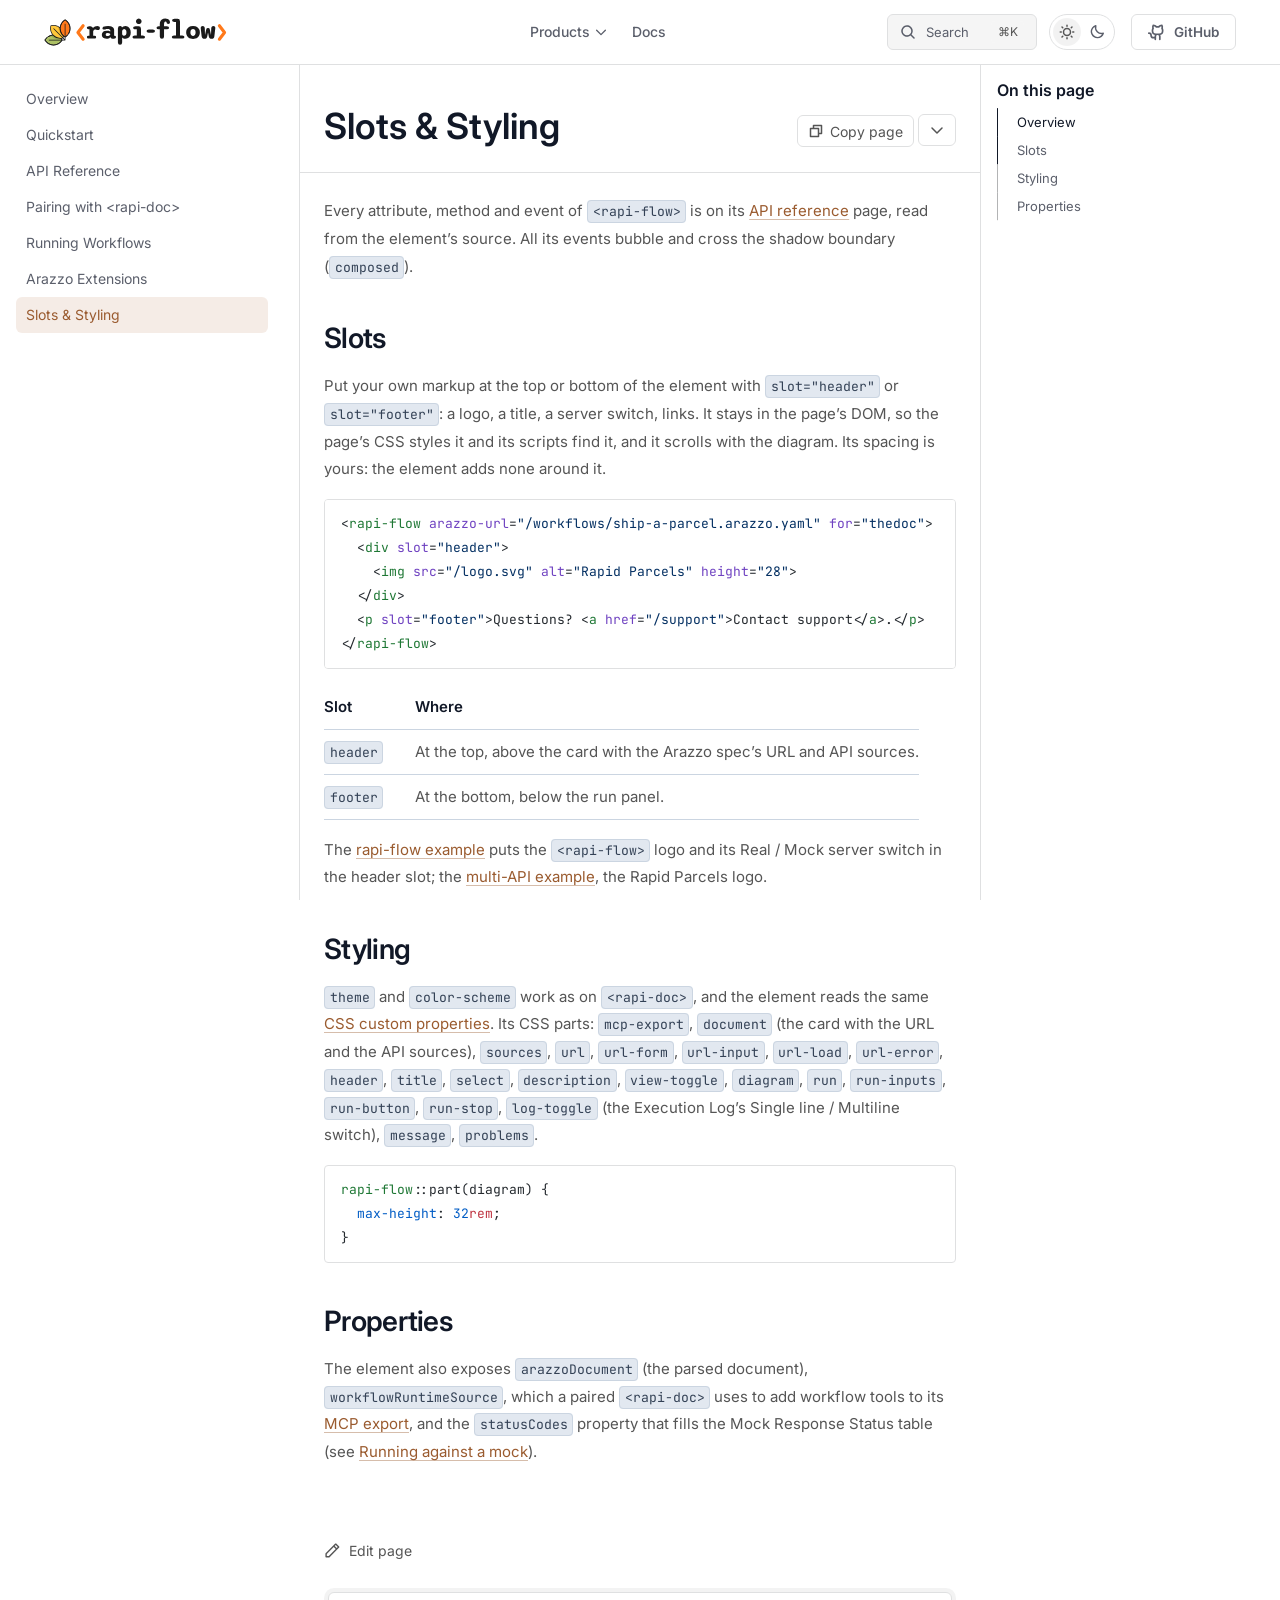
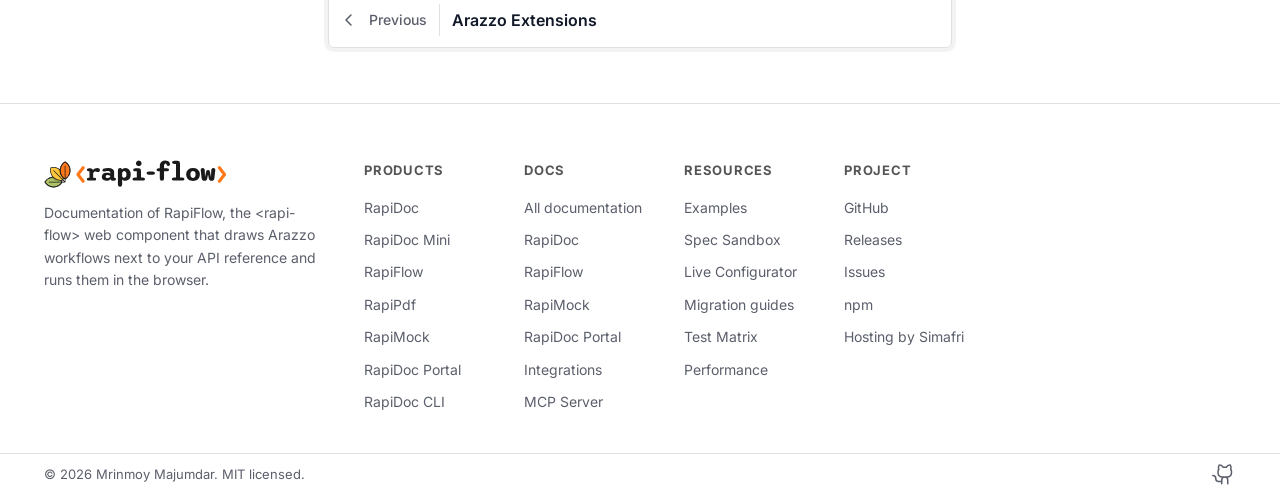
<file: docs/styling/index.html>
<!DOCTYPE html><html lang="en" dir="ltr" data-theme="dark" data-has-toc data-has-sidebar class="astro-i3ca2ene"><head><meta charset="utf-8"/><meta name="viewport" content="width=device-width, initial-scale=1"/><title>Slots & Styling | RapiFlow</title><link rel="canonical" href="https://flow.rapidocui.com/docs/styling/"/><link rel="sitemap" href="/sitemap-index.xml"/><link rel="preconnect" href="https://fonts.googleapis.com"/><link rel="preconnect" href="https://fonts.gstatic.com" crossorigin/><link rel="stylesheet" href="https://fonts.googleapis.com/css2?family=Inter:wght@400;500;600;700&amp;display=swap"/><link rel="stylesheet" href="https://fonts.googleapis.com/css2?family=JetBrains+Mono:wght@400;500;600;700&amp;display=swap"/><script async src="https://www.googletagmanager.com/gtag/js?id=G-M9TPKERDJ6"></script><script>window.dataLayer = window.dataLayer || [];
function gtag(){dataLayer.push(arguments);}
gtag('js', new Date());
gtag('config', 'G-M9TPKERDJ6', { content_group: 'Flow' });
</script><link rel="shortcut icon" href="/rapidoc-leaves.svg" type="image/svg+xml"/><meta property="og:title" content="Slots &amp; Styling"/><meta property="og:type" content="article"/><meta property="og:url" content="https://flow.rapidocui.com/docs/styling/"/><meta property="og:locale" content="en"/><meta property="og:description" content="Put your own markup in <rapi-flow>, style it with CSS parts, and read its properties."/><meta property="og:site_name" content="RapiFlow"/><meta name="twitter:card" content="summary_large_image"/><meta name="description" content="Put your own markup in <rapi-flow>, style it with CSS parts, and read its properties."/><script>(() => {
  let stored = null;
  try { stored = localStorage.getItem('starlight-theme'); } catch {}
  const fallback = "auto" === 'auto' ? (matchMedia('(prefers-color-scheme: light)').matches ? 'light' : 'dark') : "auto";
  const theme = stored === 'light' || stored === 'dark' ? stored : fallback;
  document.documentElement.dataset.theme = theme;
  return { stored, theme };
})();
window.StarlightThemeProvider = { updatePickers() {} };</script><link rel="stylesheet" href="/_rapidoc/assets/print.C9eyqPGL.css" media="print"><link rel="stylesheet" href="/_rapidoc/assets/page-head.84U68Us5.css"><link rel="stylesheet" href="/_rapidoc/assets/index.DZRAUxwG.css"><style>@layer starlight.components{.card-grid:where(.astro-w3q4g72i){grid-template-columns:100%;gap:1rem;display:grid}.card-grid:where(.astro-w3q4g72i)>*{margin-top:0!important}@media (width>=50rem){.card-grid:where(.astro-w3q4g72i){grid-template-columns:1fr 1fr;gap:1.5rem}.stagger:where(.astro-w3q4g72i){--stagger-height:5rem;padding-bottom:var(--stagger-height)}.stagger:where(.astro-w3q4g72i)>:nth-child(2n){transform:translateY(var(--stagger-height))}}.sl-link-card:where(.astro-coybbbgh){border:1px solid var(--sl-color-gray-5);box-shadow:var(--sl-shadow-sm);border-radius:.5rem;grid-template-columns:1fr auto;gap:.5rem;padding:1rem;display:grid;position:relative}a:where(.astro-coybbbgh){line-height:var(--sl-line-height-headings);text-decoration:none}a:where(.astro-coybbbgh):before{content:"";position:absolute;inset:0}.stack:where(.astro-coybbbgh){flex-direction:column;gap:.5rem}.title:where(.astro-coybbbgh){color:var(--sl-color-white);font-weight:600;font-size:var(--sl-text-lg)}.description:where(.astro-coybbbgh){color:var(--sl-color-gray-3);line-height:1.5}.icon:where(.astro-coybbbgh){color:var(--sl-color-gray-3)}.sl-link-card:where(.astro-coybbbgh):hover{background:var(--sl-color-gray-7,var(--sl-color-gray-6));border-color:var(--sl-color-gray-2)}.sl-link-card:where(.astro-coybbbgh):hover .icon:where(.astro-coybbbgh){color:var(--sl-color-white)}}
@layer starlight.components{svg:where(.astro-hxdjxph4){color:var(--sl-icon-color);font-size:var(--sl-icon-size,1em);width:1em;height:1em;overflow:visible}}
.portal-sidebar-tabs,.portal-sidebar-tabs-select{display:none}@media (width>=50rem){.portal-sidebar-tabs{border-bottom:1px solid var(--portal-border);flex-direction:column;gap:.125rem;margin-bottom:1rem;padding-bottom:1rem;display:flex}.portal-sidebar-tabs-select{z-index:20;margin-bottom:1rem;display:block;position:relative}}.portal-sidebar-tab{border-radius:var(--portal-radius);color:var(--portal-muted);align-items:center;gap:.625rem;padding:.375rem .5rem;font-size:.875rem;font-weight:500;line-height:1.4;text-decoration:none;display:flex}.portal-sidebar-tab:hover{color:var(--portal-fg)}.portal-sidebar-tab[aria-current=page]{color:var(--portal-primary-text);background-color:var(--portal-primary-tint)}.portal-sidebar-tab-icon{display:inline-flex}.portal-sidebar-tab-external{opacity:.6;margin-inline-start:auto}.portal-sidebar-tabs-current{border:1px solid var(--portal-border);border-radius:var(--portal-radius);background-color:var(--portal-card-bg,transparent);color:var(--portal-primary-text);cursor:pointer;align-items:center;gap:.625rem;padding:.5rem .625rem;font-size:.875rem;font-weight:500;list-style:none;display:flex}.portal-sidebar-tabs-current::-webkit-details-marker{display:none}.portal-sidebar-tabs-current:hover,.portal-sidebar-tabs-select[open]>.portal-sidebar-tabs-current{border-color:var(--portal-primary)}.portal-sidebar-tabs-current:focus-visible{outline:2px solid var(--portal-primary);outline-offset:2px}.portal-sidebar-tabs-current-label{text-overflow:ellipsis;white-space:nowrap;flex:1;min-width:0;overflow:hidden}.portal-sidebar-tabs-caret{color:var(--portal-muted);flex:none}.portal-sidebar-tabs-select .portal-sidebar-tabs-panel{inset-inline:0;z-index:10;border:1px solid var(--portal-border);border-radius:var(--portal-radius);background-color:var(--portal-card-bg,var(--portal-bg));margin:0;padding:.375rem;position:absolute;top:calc(100% + .25rem);box-shadow:0 12px 32px #00000040}
@layer starlight.components{.sl-steps{--bullet-size:calc(var(--sl-line-height) * 1rem);--bullet-margin:.375rem;counter-reset:steps-counter var(--sl-steps-start,0);padding-inline-start:0;list-style:none}.sl-steps>li{counter-increment:steps-counter;padding-inline-start:calc(var(--bullet-size) + 1rem);min-height:calc(var(--bullet-size) + var(--bullet-margin));padding-bottom:1px;position:relative}.sl-steps>li+li{margin-top:0}.sl-steps>li:before{content:counter(steps-counter);top:0;width:var(--bullet-size);height:var(--bullet-size);line-height:var(--bullet-size);font-size:var(--sl-text-xs);text-align:center;color:var(--sl-color-white);background-color:var(--sl-color-gray-6);box-shadow:inset 0 0 0 1px var(--sl-color-gray-5);border-radius:99rem;font-weight:600;position:absolute;inset-inline-start:0}.sl-steps>li:after{--guide-width:1px;content:"";top:calc(var(--bullet-size) + var(--bullet-margin));bottom:var(--bullet-margin);width:var(--guide-width);background-color:var(--sl-color-hairline-light);position:absolute;inset-inline-start:calc((var(--bullet-size) - var(--guide-width)) / 2)}}@layer starlight.content{.sl-steps>li>:first-child{--lh:calc(1em * var(--sl-line-height));--shift-y:calc(.5 * (var(--bullet-size) - var(--lh)));transform:translateY(var(--shift-y));margin-bottom:var(--shift-y)}.sl-steps>li>:first-child:where(h1,h2,h3,h4,h5,h6){--lh:calc(1em * var(--sl-line-height-headings))}@supports (--prop:1lh){.sl-steps>li>:first-child{--lh:1lh}}}
</style><script type="module" src="/_rapidoc/assets/cNngjUgL.js"></script></head><body class="astro-i3ca2ene"><a class="sl-skip-link astro-l3mcwfu7" href="#_top">Skip to content</a><div class="page sl-flex astro-bx4ddj32"><header class="portal-header-root" data-portal-region="header" data-has-sidebar><!-- Row 1: brand, search, links and menus, theme switcher --><div class="portal-navbar" data-portal-region="header-inner"><a href="/" class="portal-brand" aria-label="RapiFlow home"><img src="/rapi-flow-lockup-light.svg" alt="RapiFlow" class="portal-brand-img portal-brand-img-light"><img src="/rapi-flow-lockup-dark.svg" alt="RapiFlow" class="portal-brand-img portal-brand-img-dark"></a><nav class="portal-nav-menu portal-nav-menu-start" aria-label="Main"><div class="portal-dropdown-wrapper"><button type="button" class="portal-nav-button portal-dropdown-trigger" aria-expanded="false" aria-controls="portal-menu-0"><span>Products</span><svg xmlns="http://www.w3.org/2000/svg" viewBox="0 0 256 256" width="16" height="16" fill="currentColor" aria-hidden="true" class="portal-chevron"><path d="M216.49,104.49l-80,80a12,12,0,0,1-17,0l-80-80a12,12,0,0,1,17-17L128,159l71.51-71.52a12,12,0,0,1,17,17Z"/></svg></button><div class="portal-megamenu-panel" id="portal-menu-0"><div class="portal-megamenu-groups"><section class="portal-megamenu-group" aria-labelledby="portal-menu-0-group-0"><h2 class="portal-megamenu-group-title" id="portal-menu-0-group-0">Products</h2><ul class="portal-megamenu-group-list"><li><a href="https://rapidocui.com/rapidoc/" class="portal-megamenu-card" target="_blank" rel="noopener noreferrer"><div class="portal-card-icon-box"><svg xmlns="http://www.w3.org/2000/svg" viewBox="0 0 256 256" width="24" height="24" fill="currentColor" aria-hidden="true"><path d="M208,88H152V32Z" opacity="0.2"/><path d="M181.66,146.34a8,8,0,0,1,0,11.32l-24,24a8,8,0,0,1-11.32-11.32L164.69,152l-18.35-18.34a8,8,0,0,1,11.32-11.32Zm-72-24a8,8,0,0,0-11.32,0l-24,24a8,8,0,0,0,0,11.32l24,24a8,8,0,0,0,11.32-11.32L91.31,152l18.35-18.34A8,8,0,0,0,109.66,122.34ZM216,88V216a16,16,0,0,1-16,16H56a16,16,0,0,1-16-16V40A16,16,0,0,1,56,24h96a8,8,0,0,1,5.66,2.34l56,56A8,8,0,0,1,216,88Zm-56-8h28.69L160,51.31Zm40,136V96H152a8,8,0,0,1-8-8V40H56V216H200Z"/></svg></div><div class="portal-card-body"><div class="portal-card-title-row"><span class="portal-card-title">RapiDoc</span><span class="portal-card-badge">&lt;rapi-doc&gt;</span><svg xmlns="http://www.w3.org/2000/svg" viewBox="0 0 256 256" width="16" height="16" fill="currentColor" aria-hidden="true" class="portal-card-external"><path d="M204,64V168a12,12,0,0,1-24,0V93L72.49,200.49a12,12,0,0,1-17-17L163,76H88a12,12,0,0,1,0-24H192A12,12,0,0,1,204,64Z"/></svg></div><p class="portal-card-desc">Interactive API reference from your OpenAPI spec</p></div></a></li><li><a href="https://rapidocui.com/rapidoc-mini/" class="portal-megamenu-card" target="_blank" rel="noopener noreferrer"><div class="portal-card-icon-box"><svg xmlns="http://www.w3.org/2000/svg" viewBox="0 0 256 256" width="24" height="24" fill="currentColor" aria-hidden="true"><path d="M204,168a28,28,0,0,0,12-2.69V208a8,8,0,0,1-8,8H64a8,8,0,0,1-8-8V165.31a28,28,0,1,1,0-50.62V72a8,8,0,0,1,8-8h46.69a28,28,0,1,1,50.61,0H208a8,8,0,0,1,8,8v42.69A28,28,0,1,0,204,168Z" opacity="0.2"/><path d="M220.27,158.54a8,8,0,0,0-7.7-.46,20,20,0,1,1,0-36.16A8,8,0,0,0,224,114.69V72a16,16,0,0,0-16-16H171.78a35.36,35.36,0,0,0,.22-4,36.15,36.15,0,0,0-11.36-26.25,36,36,0,0,0-60.55,23.63,36.56,36.56,0,0,0,.14,6.62H64A16,16,0,0,0,48,72v32.22a35.36,35.36,0,0,0-4-.22,36.12,36.12,0,0,0-26.24,11.36,35.7,35.7,0,0,0-9.69,27,36.08,36.08,0,0,0,33.31,33.6,36.56,36.56,0,0,0,6.62-.14V208a16,16,0,0,0,16,16H208a16,16,0,0,0,16-16V165.31A8,8,0,0,0,220.27,158.54ZM208,208H64V165.31a8,8,0,0,0-11.43-7.23,20,20,0,1,1,0-36.16A8,8,0,0,0,64,114.69V72h46.69a8,8,0,0,0,7.23-11.43,20,20,0,1,1,36.16,0A8,8,0,0,0,161.31,72H208v32.23a35.68,35.68,0,0,0-6.62-.14A36,36,0,0,0,204,176a35.36,35.36,0,0,0,4-.22Z"/></svg></div><div class="portal-card-body"><div class="portal-card-title-row"><span class="portal-card-title">RapiDoc Mini</span><span class="portal-card-badge">&lt;rapi-doc-mini&gt;</span><svg xmlns="http://www.w3.org/2000/svg" viewBox="0 0 256 256" width="16" height="16" fill="currentColor" aria-hidden="true" class="portal-card-external"><path d="M204,64V168a12,12,0,0,1-24,0V93L72.49,200.49a12,12,0,0,1-17-17L163,76H88a12,12,0,0,1,0-24H192A12,12,0,0,1,204,64Z"/></svg></div><p class="portal-card-desc">A few endpoints, with Try, inside a post or guide</p></div></a></li><li><a href="https://rapidocui.com/rapi-flow/" class="portal-megamenu-card" target="_blank" rel="noopener noreferrer"><div class="portal-card-icon-box"><svg xmlns="http://www.w3.org/2000/svg" viewBox="0 0 256 256" width="24" height="24" fill="currentColor" aria-hidden="true"><path d="M224,200a24,24,0,1,1-24-24A24,24,0,0,1,224,200Z" opacity="0.2"/><path d="M200,168a32.06,32.06,0,0,0-31,24H72a32,32,0,0,1,0-64h96a40,40,0,0,0,0-80H72a8,8,0,0,0,0,16h96a24,24,0,0,1,0,48H72a48,48,0,0,0,0,96h97a32,32,0,1,0,31-40Zm0,48a16,16,0,1,1,16-16A16,16,0,0,1,200,216Z"/></svg></div><div class="portal-card-body"><div class="portal-card-title-row"><span class="portal-card-title">RapiFlow</span><span class="portal-card-badge">&lt;rapi-flow&gt;</span><svg xmlns="http://www.w3.org/2000/svg" viewBox="0 0 256 256" width="16" height="16" fill="currentColor" aria-hidden="true" class="portal-card-external"><path d="M204,64V168a12,12,0,0,1-24,0V93L72.49,200.49a12,12,0,0,1-17-17L163,76H88a12,12,0,0,1,0-24H192A12,12,0,0,1,204,64Z"/></svg></div><p class="portal-card-desc">Step through and run Arazzo workflows</p></div></a></li><li><a href="https://rapidocui.com/rapipdf/" class="portal-megamenu-card" target="_blank" rel="noopener noreferrer"><div class="portal-card-icon-box"><svg xmlns="http://www.w3.org/2000/svg" viewBox="0 0 256 256" width="24" height="24" fill="currentColor" aria-hidden="true"><path d="M208,88H152V32Z" opacity="0.2"/><path d="M224,152a8,8,0,0,1-8,8H192v16h16a8,8,0,0,1,0,16H192v16a8,8,0,0,1-16,0V152a8,8,0,0,1,8-8h32A8,8,0,0,1,224,152ZM92,172a28,28,0,0,1-28,28H56v8a8,8,0,0,1-16,0V152a8,8,0,0,1,8-8H64A28,28,0,0,1,92,172Zm-16,0a12,12,0,0,0-12-12H56v24h8A12,12,0,0,0,76,172Zm88,8a36,36,0,0,1-36,36H112a8,8,0,0,1-8-8V152a8,8,0,0,1,8-8h16A36,36,0,0,1,164,180Zm-16,0a20,20,0,0,0-20-20h-8v40h8A20,20,0,0,0,148,180ZM40,112V40A16,16,0,0,1,56,24h96a8,8,0,0,1,5.66,2.34l56,56A8,8,0,0,1,216,88v24a8,8,0,0,1-16,0V96H152a8,8,0,0,1-8-8V40H56v72a8,8,0,0,1-16,0ZM160,80h28.69L160,51.31Z"/></svg></div><div class="portal-card-body"><div class="portal-card-title-row"><span class="portal-card-title">RapiPdf</span><span class="portal-card-badge">&lt;rapi-pdf&gt;</span><svg xmlns="http://www.w3.org/2000/svg" viewBox="0 0 256 256" width="16" height="16" fill="currentColor" aria-hidden="true" class="portal-card-external"><path d="M204,64V168a12,12,0,0,1-24,0V93L72.49,200.49a12,12,0,0,1-17-17L163,76H88a12,12,0,0,1,0-24H192A12,12,0,0,1,204,64Z"/></svg></div><p class="portal-card-desc">Turn an OpenAPI spec into a PDF</p></div></a></li><li><a href="https://rapidocui.com/rapi-mock/" class="portal-megamenu-card" target="_blank" rel="noopener noreferrer"><div class="portal-card-icon-box"><svg xmlns="http://www.w3.org/2000/svg" viewBox="0 0 256 256" width="24" height="24" fill="currentColor" aria-hidden="true"><path d="M216,152v48a8,8,0,0,1-8,8H48a8,8,0,0,1-8-8V152a8,8,0,0,1,8-8H208A8,8,0,0,1,216,152ZM208,48H48a8,8,0,0,0-8,8v48a8,8,0,0,0,8,8H208a8,8,0,0,0,8-8V56A8,8,0,0,0,208,48Z" opacity="0.2"/><path d="M208,136H48a16,16,0,0,0-16,16v48a16,16,0,0,0,16,16H208a16,16,0,0,0,16-16V152A16,16,0,0,0,208,136Zm0,64H48V152H208v48Zm0-160H48A16,16,0,0,0,32,56v48a16,16,0,0,0,16,16H208a16,16,0,0,0,16-16V56A16,16,0,0,0,208,40Zm0,64H48V56H208v48ZM192,80a12,12,0,1,1-12-12A12,12,0,0,1,192,80Zm0,96a12,12,0,1,1-12-12A12,12,0,0,1,192,176Z"/></svg></div><div class="portal-card-body"><div class="portal-card-title-row"><span class="portal-card-title">RapiMock</span><span class="portal-card-badge">rapidoc mock</span><svg xmlns="http://www.w3.org/2000/svg" viewBox="0 0 256 256" width="16" height="16" fill="currentColor" aria-hidden="true" class="portal-card-external"><path d="M204,64V168a12,12,0,0,1-24,0V93L72.49,200.49a12,12,0,0,1-17-17L163,76H88a12,12,0,0,1,0-24H192A12,12,0,0,1,204,64Z"/></svg></div><p class="portal-card-desc">A mock server that validates requests and remembers</p></div></a></li><li><a href="https://rapidocui.com/portal/" class="portal-megamenu-card" target="_blank" rel="noopener noreferrer"><div class="portal-card-icon-box"><svg xmlns="http://www.w3.org/2000/svg" viewBox="0 0 256 256" width="24" height="24" fill="currentColor" aria-hidden="true"><path d="M104,104V208H40a8,8,0,0,1-8-8V104Z" opacity="0.2"/><path d="M216,40H40A16,16,0,0,0,24,56V200a16,16,0,0,0,16,16H216a16,16,0,0,0,16-16V56A16,16,0,0,0,216,40Zm0,16V96H40V56ZM40,112H96v88H40Zm176,88H112V112H216v88Z"/></svg></div><div class="portal-card-body"><div class="portal-card-title-row"><span class="portal-card-title">RapiDoc Portal</span><svg xmlns="http://www.w3.org/2000/svg" viewBox="0 0 256 256" width="16" height="16" fill="currentColor" aria-hidden="true" class="portal-card-external"><path d="M204,64V168a12,12,0,0,1-24,0V93L72.49,200.49a12,12,0,0,1-17-17L163,76H88a12,12,0,0,1,0-24H192A12,12,0,0,1,204,64Z"/></svg></div><p class="portal-card-desc">API references and guides as one site, with search and SSO</p></div></a></li></ul></section><section class="portal-megamenu-group" aria-labelledby="portal-menu-0-group-1"><h2 class="portal-megamenu-group-title" id="portal-menu-0-group-1">Tools</h2><ul class="portal-megamenu-group-list"><li><a href="https://rapidocui.com/cli/" class="portal-megamenu-card" target="_blank" rel="noopener noreferrer"><div class="portal-card-icon-box"><svg xmlns="http://www.w3.org/2000/svg" viewBox="0 0 256 256" width="24" height="24" fill="currentColor" aria-hidden="true"><path d="M216,80V192H40V64H200A16,16,0,0,1,216,80Z" opacity="0.2"/><path d="M117.31,134l-72,64a8,8,0,1,1-10.63-12L100,128,34.69,70A8,8,0,1,1,45.32,58l72,64a8,8,0,0,1,0,12ZM216,184H120a8,8,0,0,0,0,16h96a8,8,0,0,0,0-16Z"/></svg></div><div class="portal-card-body"><div class="portal-card-title-row"><span class="portal-card-title">RapiDoc CLI</span><span class="portal-card-badge">rapidoc</span><svg xmlns="http://www.w3.org/2000/svg" viewBox="0 0 256 256" width="16" height="16" fill="currentColor" aria-hidden="true" class="portal-card-external"><path d="M204,64V168a12,12,0,0,1-24,0V93L72.49,200.49a12,12,0,0,1-17-17L163,76H88a12,12,0,0,1,0-24H192A12,12,0,0,1,204,64Z"/></svg></div><p class="portal-card-desc">Preview, validate, lint, bundle and export OpenAPI specs</p></div></a></li><li><a href="https://rapidocui.com/docs/mcp/" class="portal-megamenu-card" target="_blank" rel="noopener noreferrer"><div class="portal-card-icon-box"><svg xmlns="http://www.w3.org/2000/svg" viewBox="0 0 256 256" width="24" height="24" fill="currentColor" aria-hidden="true"><path d="M200,56H56A24,24,0,0,0,32,80V192a24,24,0,0,0,24,24H200a24,24,0,0,0,24-24V80A24,24,0,0,0,200,56ZM164,184H92a20,20,0,0,1,0-40h72a20,20,0,0,1,0,40Z" opacity="0.2"/><path d="M200,48H136V16a8,8,0,0,0-16,0V48H56A32,32,0,0,0,24,80V192a32,32,0,0,0,32,32H200a32,32,0,0,0,32-32V80A32,32,0,0,0,200,48Zm16,144a16,16,0,0,1-16,16H56a16,16,0,0,1-16-16V80A16,16,0,0,1,56,64H200a16,16,0,0,1,16,16ZM72,108a12,12,0,1,1,12,12A12,12,0,0,1,72,108Zm88,0a12,12,0,1,1,12,12A12,12,0,0,1,160,108Zm4,28H92a28,28,0,0,0,0,56h72a28,28,0,0,0,0-56Zm-24,16v24H116V152ZM80,164a12,12,0,0,1,12-12h8v24H92A12,12,0,0,1,80,164Zm84,12h-8V152h8a12,12,0,0,1,0,24Z"/></svg></div><div class="portal-card-body"><div class="portal-card-title-row"><span class="portal-card-title">MCP Server</span><svg xmlns="http://www.w3.org/2000/svg" viewBox="0 0 256 256" width="16" height="16" fill="currentColor" aria-hidden="true" class="portal-card-external"><path d="M204,64V168a12,12,0,0,1-24,0V93L72.49,200.49a12,12,0,0,1-17-17L163,76H88a12,12,0,0,1,0-24H192A12,12,0,0,1,204,64Z"/></svg></div><p class="portal-card-desc">Turn your API into tools for AI agents</p></div></a></li><li><a href="https://rapidocui.com/docs/prerender/" class="portal-megamenu-card" target="_blank" rel="noopener noreferrer"><div class="portal-card-icon-box"><svg xmlns="http://www.w3.org/2000/svg" viewBox="0 0 256 256" width="24" height="24" fill="currentColor" aria-hidden="true"><path d="M96,240l16-80L48,136,160,16,144,96l64,24Z" opacity="0.2"/><path d="M215.79,118.17a8,8,0,0,0-5-5.66L153.18,90.9l14.66-73.33a8,8,0,0,0-13.69-7l-112,120a8,8,0,0,0,3,13l57.63,21.61L88.16,238.43a8,8,0,0,0,13.69,7l112-120A8,8,0,0,0,215.79,118.17ZM109.37,214l10.47-52.38a8,8,0,0,0-5-9.06L62,132.71l84.62-90.66L136.16,94.43a8,8,0,0,0,5,9.06l52.8,19.8Z"/></svg></div><div class="portal-card-body"><div class="portal-card-title-row"><span class="portal-card-title">Pre-rendering</span><svg xmlns="http://www.w3.org/2000/svg" viewBox="0 0 256 256" width="16" height="16" fill="currentColor" aria-hidden="true" class="portal-card-external"><path d="M204,64V168a12,12,0,0,1-24,0V93L72.49,200.49a12,12,0,0,1-17-17L163,76H88a12,12,0,0,1,0-24H192A12,12,0,0,1,204,64Z"/></svg></div><p class="portal-card-desc">Server-rendered HTML for search engines and a fast first paint</p></div></a></li></ul></section><section class="portal-megamenu-group" aria-labelledby="portal-menu-0-group-2"><h2 class="portal-megamenu-group-title" id="portal-menu-0-group-2">Integrations</h2><ul class="portal-megamenu-group-list"><li><a href="https://rapidocui.com/integrations/" class="portal-megamenu-card portal-megamenu-card-compact" target="_blank" rel="noopener noreferrer"><div class="portal-card-body"><div class="portal-card-title-row"><span class="portal-card-title">All integrations</span><svg xmlns="http://www.w3.org/2000/svg" viewBox="0 0 256 256" width="16" height="16" fill="currentColor" aria-hidden="true" class="portal-card-external"><path d="M204,64V168a12,12,0,0,1-24,0V93L72.49,200.49a12,12,0,0,1-17-17L163,76H88a12,12,0,0,1,0-24H192A12,12,0,0,1,204,64Z"/></svg></div></div></a></li><li><a href="https://rapidocui.com/docs/integrations/front-end/" class="portal-megamenu-card portal-megamenu-card-compact" target="_blank" rel="noopener noreferrer"><div class="portal-card-body"><div class="portal-card-title-row"><span class="portal-card-title">React, Vue, Angular, Svelte</span><svg xmlns="http://www.w3.org/2000/svg" viewBox="0 0 256 256" width="16" height="16" fill="currentColor" aria-hidden="true" class="portal-card-external"><path d="M204,64V168a12,12,0,0,1-24,0V93L72.49,200.49a12,12,0,0,1-17-17L163,76H88a12,12,0,0,1,0-24H192A12,12,0,0,1,204,64Z"/></svg></div></div></a></li><li><a href="https://rapidocui.com/docs/integrations/node/" class="portal-megamenu-card portal-megamenu-card-compact" target="_blank" rel="noopener noreferrer"><div class="portal-card-body"><div class="portal-card-title-row"><span class="portal-card-title">Hono, Express, Fastify</span><svg xmlns="http://www.w3.org/2000/svg" viewBox="0 0 256 256" width="16" height="16" fill="currentColor" aria-hidden="true" class="portal-card-external"><path d="M204,64V168a12,12,0,0,1-24,0V93L72.49,200.49a12,12,0,0,1-17-17L163,76H88a12,12,0,0,1,0-24H192A12,12,0,0,1,204,64Z"/></svg></div></div></a></li><li><a href="https://rapidocui.com/docs/integrations/docs-sites/" class="portal-megamenu-card portal-megamenu-card-compact" target="_blank" rel="noopener noreferrer"><div class="portal-card-body"><div class="portal-card-title-row"><span class="portal-card-title">Starlight, VitePress, Docusaurus</span><svg xmlns="http://www.w3.org/2000/svg" viewBox="0 0 256 256" width="16" height="16" fill="currentColor" aria-hidden="true" class="portal-card-external"><path d="M204,64V168a12,12,0,0,1-24,0V93L72.49,200.49a12,12,0,0,1-17-17L163,76H88a12,12,0,0,1,0-24H192A12,12,0,0,1,204,64Z"/></svg></div></div></a></li><li><a href="https://rapidocui.com/docs/integrations/python/" class="portal-megamenu-card portal-megamenu-card-compact" target="_blank" rel="noopener noreferrer"><div class="portal-card-body"><div class="portal-card-title-row"><span class="portal-card-title">Python (FastAPI, Starlette)</span><svg xmlns="http://www.w3.org/2000/svg" viewBox="0 0 256 256" width="16" height="16" fill="currentColor" aria-hidden="true" class="portal-card-external"><path d="M204,64V168a12,12,0,0,1-24,0V93L72.49,200.49a12,12,0,0,1-17-17L163,76H88a12,12,0,0,1,0-24H192A12,12,0,0,1,204,64Z"/></svg></div></div></a></li><li><a href="https://rapidocui.com/docs/integrations/dotnet/" class="portal-megamenu-card portal-megamenu-card-compact" target="_blank" rel="noopener noreferrer"><div class="portal-card-body"><div class="portal-card-title-row"><span class="portal-card-title">.NET (ASP.NET Core)</span><svg xmlns="http://www.w3.org/2000/svg" viewBox="0 0 256 256" width="16" height="16" fill="currentColor" aria-hidden="true" class="portal-card-external"><path d="M204,64V168a12,12,0,0,1-24,0V93L72.49,200.49a12,12,0,0,1-17-17L163,76H88a12,12,0,0,1,0-24H192A12,12,0,0,1,204,64Z"/></svg></div></div></a></li><li><a href="https://rapidocui.com/docs/integrations/go/" class="portal-megamenu-card portal-megamenu-card-compact" target="_blank" rel="noopener noreferrer"><div class="portal-card-body"><div class="portal-card-title-row"><span class="portal-card-title">Go (net/http)</span><svg xmlns="http://www.w3.org/2000/svg" viewBox="0 0 256 256" width="16" height="16" fill="currentColor" aria-hidden="true" class="portal-card-external"><path d="M204,64V168a12,12,0,0,1-24,0V93L72.49,200.49a12,12,0,0,1-17-17L163,76H88a12,12,0,0,1,0-24H192A12,12,0,0,1,204,64Z"/></svg></div></div></a></li><li><a href="https://rapidocui.com/docs/integrations/build-your-own/" class="portal-megamenu-card portal-megamenu-card-compact" target="_blank" rel="noopener noreferrer"><div class="portal-card-body"><div class="portal-card-title-row"><span class="portal-card-title">Build an integration</span><svg xmlns="http://www.w3.org/2000/svg" viewBox="0 0 256 256" width="16" height="16" fill="currentColor" aria-hidden="true" class="portal-card-external"><path d="M204,64V168a12,12,0,0,1-24,0V93L72.49,200.49a12,12,0,0,1-17-17L163,76H88a12,12,0,0,1,0-24H192A12,12,0,0,1,204,64Z"/></svg></div></div></a></li></ul></section></div><div class="portal-megamenu-footer"><a href="https://rapidocui.com/docs/#which-package-do-i-need" class="portal-megamenu-footer-link"><span>Which package do I need?</span><svg xmlns="http://www.w3.org/2000/svg" viewBox="0 0 256 256" width="16" height="16" fill="currentColor" aria-hidden="true"><path d="M224.49,136.49l-72,72a12,12,0,0,1-17-17L187,140H40a12,12,0,0,1,0-24H187L135.51,64.48a12,12,0,0,1,17-17l72,72A12,12,0,0,1,224.49,136.49Z"/></svg></a></div></div></div><a href="https://rapidocui.com/docs/" class="portal-nav-link" target="_blank" rel="noopener noreferrer">Docs</a></nav><button type="button" class="portal-search-trigger" id="portal-search-btn" aria-label="Search ⌘K" aria-keyshortcuts="Meta+K Control+K /"><svg xmlns="http://www.w3.org/2000/svg" viewBox="0 0 256 256" width="16" height="16" fill="currentColor" aria-hidden="true" class="portal-search-icon"><path d="M232.49,215.51,185,168a92.12,92.12,0,1,0-17,17l47.53,47.54a12,12,0,0,0,17-17ZM44,112a68,68,0,1,1,68,68A68.07,68.07,0,0,1,44,112Z"/></svg><span class="portal-search-text">Search</span><kbd class="portal-search-kbd">⌘K</kbd></button><div class="portal-nav-end"><nav class="portal-nav-menu portal-nav-menu-end" aria-label="More"><a href="https://github.com/rapi-doc/RapiDoc" class="portal-nav-link portal-nav-button" target="_blank" rel="noopener noreferrer"><svg xmlns="http://www.w3.org/2000/svg" viewBox="0 0 256 256" width="16" height="16" fill="currentColor" aria-hidden="true" class="portal-nav-link-icon"><path d="M212.62,75.17A63.7,63.7,0,0,0,206.39,26,12,12,0,0,0,196,20a63.71,63.71,0,0,0-50,24H126A63.71,63.71,0,0,0,76,20a12,12,0,0,0-10.39,6,63.7,63.7,0,0,0-6.23,49.17A61.5,61.5,0,0,0,52,104v8a60.1,60.1,0,0,0,45.76,58.28A43.66,43.66,0,0,0,92,192v4H76a20,20,0,0,1-20-20,44.05,44.05,0,0,0-44-44,12,12,0,0,0,0,24,20,20,0,0,1,20,20,44.05,44.05,0,0,0,44,44H92v12a12,12,0,0,0,24,0V192a20,20,0,0,1,40,0v40a12,12,0,0,0,24,0V192a43.66,43.66,0,0,0-5.76-21.72A60.1,60.1,0,0,0,220,112v-8A61.5,61.5,0,0,0,212.62,75.17ZM196,112a36,36,0,0,1-36,36H112a36,36,0,0,1-36-36v-8a37.87,37.87,0,0,1,6.13-20.12,11.65,11.65,0,0,0,1.58-11.49,39.9,39.9,0,0,1-.4-27.72,39.87,39.87,0,0,1,26.41,17.8A12,12,0,0,0,119.82,68h32.35a12,12,0,0,0,10.11-5.53,39.84,39.84,0,0,1,26.41-17.8,39.9,39.9,0,0,1-.4,27.72,12,12,0,0,0,1.61,11.53A37.85,37.85,0,0,1,196,104Z"/></svg>GitHub</a></nav><button type="button" class="portal-theme-btn" id="portal-theme-toggle" aria-label="Dark mode" aria-pressed="false"><span class="portal-theme-option portal-theme-light" aria-hidden="true"><svg xmlns="http://www.w3.org/2000/svg" viewBox="0 0 256 256" width="16" height="16" fill="currentColor" aria-hidden="true"><path d="M116,36V20a12,12,0,0,1,24,0V36a12,12,0,0,1-24,0Zm80,92a68,68,0,1,1-68-68A68.07,68.07,0,0,1,196,128Zm-24,0a44,44,0,1,0-44,44A44.05,44.05,0,0,0,172,128ZM51.51,68.49a12,12,0,1,0,17-17l-12-12a12,12,0,0,0-17,17Zm0,119-12,12a12,12,0,0,0,17,17l12-12a12,12,0,1,0-17-17ZM196,72a12,12,0,0,0,8.49-3.51l12-12a12,12,0,0,0-17-17l-12,12A12,12,0,0,0,196,72Zm8.49,115.51a12,12,0,0,0-17,17l12,12a12,12,0,0,0,17-17ZM48,128a12,12,0,0,0-12-12H20a12,12,0,0,0,0,24H36A12,12,0,0,0,48,128Zm80,80a12,12,0,0,0-12,12v16a12,12,0,0,0,24,0V220A12,12,0,0,0,128,208Zm108-92H220a12,12,0,0,0,0,24h16a12,12,0,0,0,0-24Z"/></svg></span><span class="portal-theme-option portal-theme-dark" aria-hidden="true"><svg xmlns="http://www.w3.org/2000/svg" viewBox="0 0 256 256" width="16" height="16" fill="currentColor" aria-hidden="true"><path d="M236.37,139.4a12,12,0,0,0-12-3A84.07,84.07,0,0,1,119.6,31.59a12,12,0,0,0-15-15A108.86,108.86,0,0,0,49.69,55.07,108,108,0,0,0,136,228a107.09,107.09,0,0,0,64.93-21.69,108.86,108.86,0,0,0,38.44-54.94A12,12,0,0,0,236.37,139.4Zm-49.88,47.74A84,84,0,0,1,68.86,69.51,84.93,84.93,0,0,1,92.27,48.29Q92,52.13,92,56A108.12,108.12,0,0,0,200,164q3.87,0,7.71-.27A84.79,84.79,0,0,1,186.49,187.14Z"/></svg></span></button><button type="button" class="portal-mobile-toggle" id="portal-mobile-menu-btn" aria-label="Menu" aria-expanded="false" aria-controls="portal-mobile-drawer"><svg xmlns="http://www.w3.org/2000/svg" viewBox="0 0 256 256" width="24" height="24" fill="currentColor" aria-hidden="true"><path d="M224,128a8,8,0,0,1-8,8H40a8,8,0,0,1,0-16H216A8,8,0,0,1,224,128ZM40,72H216a8,8,0,0,0,0-16H40a8,8,0,0,0,0,16ZM216,184H40a8,8,0,0,0,0,16H216a8,8,0,0,0,0-16Z"/></svg></button><button type="button" class="portal-mobile-toggle portal-sidebar-toggle" popovertarget="starlight__sidebar" aria-label="Menu"><svg xmlns="http://www.w3.org/2000/svg" viewBox="0 0 256 256" width="24" height="24" fill="currentColor" aria-hidden="true"><path d="M224,128a8,8,0,0,1-8,8H40a8,8,0,0,1,0-16H216A8,8,0,0,1,224,128ZM40,72H216a8,8,0,0,0,0-16H40a8,8,0,0,0,0,16ZM216,184H40a8,8,0,0,0,0,16H216a8,8,0,0,0,0-16Z"/></svg></button></div></div><!-- Row 2: section tabs --><!-- Mobile Drawer --><div class="portal-mobile-drawer" id="portal-mobile-drawer" hidden><div class="portal-mobile-nav"><nav class="portal-mobile-tabs" aria-label="Sections"><a href="/" class="portal-mobile-tab" aria-current="page"><svg xmlns="http://www.w3.org/2000/svg" viewBox="0 0 256 256" width="16" height="16" fill="currentColor" aria-hidden="true"><path d="M208,24H72A32,32,0,0,0,40,56V224a8,8,0,0,0,8,8H192a8,8,0,0,0,0-16H56a16,16,0,0,1,16-16H208a8,8,0,0,0,8-8V32A8,8,0,0,0,208,24Zm-8,160H72a31.82,31.82,0,0,0-16,4.29V56A16,16,0,0,1,72,40H200Z"/></svg><span>Documentation</span></a></nav><div class="portal-mobile-links-group"><div class="portal-mobile-section"><div class="portal-mobile-section-title">Products</div><div class="portal-mobile-links"><a href="https://rapidocui.com/rapidoc/" class="portal-mobile-item" target="_blank" rel="noopener noreferrer"><svg xmlns="http://www.w3.org/2000/svg" viewBox="0 0 256 256" width="16" height="16" fill="currentColor" aria-hidden="true" class="portal-mobile-icon"><path d="M181.66,146.34a8,8,0,0,1,0,11.32l-24,24a8,8,0,0,1-11.32-11.32L164.69,152l-18.35-18.34a8,8,0,0,1,11.32-11.32Zm-72-24a8,8,0,0,0-11.32,0l-24,24a8,8,0,0,0,0,11.32l24,24a8,8,0,0,0,11.32-11.32L91.31,152l18.35-18.34A8,8,0,0,0,109.66,122.34ZM216,88V216a16,16,0,0,1-16,16H56a16,16,0,0,1-16-16V40A16,16,0,0,1,56,24h96a8,8,0,0,1,5.66,2.34l56,56A8,8,0,0,1,216,88Zm-56-8h28.69L160,51.31Zm40,136V96H152a8,8,0,0,1-8-8V40H56V216H200Z"/></svg><span>RapiDoc</span></a><a href="https://rapidocui.com/rapidoc-mini/" class="portal-mobile-item" target="_blank" rel="noopener noreferrer"><svg xmlns="http://www.w3.org/2000/svg" viewBox="0 0 256 256" width="16" height="16" fill="currentColor" aria-hidden="true" class="portal-mobile-icon"><path d="M220.27,158.54a8,8,0,0,0-7.7-.46,20,20,0,1,1,0-36.16A8,8,0,0,0,224,114.69V72a16,16,0,0,0-16-16H171.78a35.36,35.36,0,0,0,.22-4,36.11,36.11,0,0,0-11.36-26.24,36,36,0,0,0-60.55,23.62,36.56,36.56,0,0,0,.14,6.62H64A16,16,0,0,0,48,72v32.22a35.36,35.36,0,0,0-4-.22,36.12,36.12,0,0,0-26.24,11.36,35.7,35.7,0,0,0-9.69,27,36.08,36.08,0,0,0,33.31,33.6,35.68,35.68,0,0,0,6.62-.14V208a16,16,0,0,0,16,16H208a16,16,0,0,0,16-16V165.31A8,8,0,0,0,220.27,158.54ZM208,208H64V165.31a8,8,0,0,0-11.43-7.23,20,20,0,1,1,0-36.16A8,8,0,0,0,64,114.69V72h46.69a8,8,0,0,0,7.23-11.43,20,20,0,1,1,36.16,0A8,8,0,0,0,161.31,72H208v32.23a35.68,35.68,0,0,0-6.62-.14A36,36,0,0,0,204,176a35.36,35.36,0,0,0,4-.22Z"/></svg><span>RapiDoc Mini</span></a><a href="https://rapidocui.com/rapi-flow/" class="portal-mobile-item" target="_blank" rel="noopener noreferrer"><svg xmlns="http://www.w3.org/2000/svg" viewBox="0 0 256 256" width="16" height="16" fill="currentColor" aria-hidden="true" class="portal-mobile-icon"><path d="M200,168a32.06,32.06,0,0,0-31,24H72a32,32,0,0,1,0-64h96a40,40,0,0,0,0-80H72a8,8,0,0,0,0,16h96a24,24,0,0,1,0,48H72a48,48,0,0,0,0,96h97a32,32,0,1,0,31-40Zm0,48a16,16,0,1,1,16-16A16,16,0,0,1,200,216Z"/></svg><span>RapiFlow</span></a><a href="https://rapidocui.com/rapipdf/" class="portal-mobile-item" target="_blank" rel="noopener noreferrer"><svg xmlns="http://www.w3.org/2000/svg" viewBox="0 0 256 256" width="16" height="16" fill="currentColor" aria-hidden="true" class="portal-mobile-icon"><path d="M224,152a8,8,0,0,1-8,8H192v16h16a8,8,0,0,1,0,16H192v16a8,8,0,0,1-16,0V152a8,8,0,0,1,8-8h32A8,8,0,0,1,224,152ZM92,172a28,28,0,0,1-28,28H56v8a8,8,0,0,1-16,0V152a8,8,0,0,1,8-8H64A28,28,0,0,1,92,172Zm-16,0a12,12,0,0,0-12-12H56v24h8A12,12,0,0,0,76,172Zm88,8a36,36,0,0,1-36,36H112a8,8,0,0,1-8-8V152a8,8,0,0,1,8-8h16A36,36,0,0,1,164,180Zm-16,0a20,20,0,0,0-20-20h-8v40h8A20,20,0,0,0,148,180ZM40,112V40A16,16,0,0,1,56,24h96a8,8,0,0,1,5.66,2.34l56,56A8,8,0,0,1,216,88v24a8,8,0,0,1-16,0V96H152a8,8,0,0,1-8-8V40H56v72a8,8,0,0,1-16,0ZM160,80h28.69L160,51.31Z"/></svg><span>RapiPdf</span></a><a href="https://rapidocui.com/rapi-mock/" class="portal-mobile-item" target="_blank" rel="noopener noreferrer"><svg xmlns="http://www.w3.org/2000/svg" viewBox="0 0 256 256" width="16" height="16" fill="currentColor" aria-hidden="true" class="portal-mobile-icon"><path d="M208,136H48a16,16,0,0,0-16,16v48a16,16,0,0,0,16,16H208a16,16,0,0,0,16-16V152A16,16,0,0,0,208,136Zm0,64H48V152H208v48Zm0-160H48A16,16,0,0,0,32,56v48a16,16,0,0,0,16,16H208a16,16,0,0,0,16-16V56A16,16,0,0,0,208,40Zm0,64H48V56H208v48ZM192,80a12,12,0,1,1-12-12A12,12,0,0,1,192,80Zm0,96a12,12,0,1,1-12-12A12,12,0,0,1,192,176Z"/></svg><span>RapiMock</span></a><a href="https://rapidocui.com/portal/" class="portal-mobile-item" target="_blank" rel="noopener noreferrer"><svg xmlns="http://www.w3.org/2000/svg" viewBox="0 0 256 256" width="16" height="16" fill="currentColor" aria-hidden="true" class="portal-mobile-icon"><path d="M216,40H40A16,16,0,0,0,24,56V200a16,16,0,0,0,16,16H216a16,16,0,0,0,16-16V56A16,16,0,0,0,216,40Zm0,16V96H40V56ZM40,112H96v88H40Zm176,88H112V112H216v88Z"/></svg><span>RapiDoc Portal</span></a><a href="https://rapidocui.com/cli/" class="portal-mobile-item" target="_blank" rel="noopener noreferrer"><svg xmlns="http://www.w3.org/2000/svg" viewBox="0 0 256 256" width="16" height="16" fill="currentColor" aria-hidden="true" class="portal-mobile-icon"><path d="M117.31,134l-72,64a8,8,0,1,1-10.63-12L100,128,34.69,70A8,8,0,1,1,45.32,58l72,64a8,8,0,0,1,0,12ZM216,184H120a8,8,0,0,0,0,16h96a8,8,0,0,0,0-16Z"/></svg><span>RapiDoc CLI</span></a><a href="https://rapidocui.com/docs/mcp/" class="portal-mobile-item" target="_blank" rel="noopener noreferrer"><svg xmlns="http://www.w3.org/2000/svg" viewBox="0 0 256 256" width="16" height="16" fill="currentColor" aria-hidden="true" class="portal-mobile-icon"><path d="M200,48H136V16a8,8,0,0,0-16,0V48H56A32,32,0,0,0,24,80V192a32,32,0,0,0,32,32H200a32,32,0,0,0,32-32V80A32,32,0,0,0,200,48Zm16,144a16,16,0,0,1-16,16H56a16,16,0,0,1-16-16V80A16,16,0,0,1,56,64H200a16,16,0,0,1,16,16Zm-52-56H92a28,28,0,0,0,0,56h72a28,28,0,0,0,0-56Zm-24,16v24H116V152ZM80,164a12,12,0,0,1,12-12h8v24H92A12,12,0,0,1,80,164Zm84,12h-8V152h8a12,12,0,0,1,0,24ZM72,108a12,12,0,1,1,12,12A12,12,0,0,1,72,108Zm88,0a12,12,0,1,1,12,12A12,12,0,0,1,160,108Z"/></svg><span>MCP Server</span></a><a href="https://rapidocui.com/docs/prerender/" class="portal-mobile-item" target="_blank" rel="noopener noreferrer"><svg xmlns="http://www.w3.org/2000/svg" viewBox="0 0 256 256" width="16" height="16" fill="currentColor" aria-hidden="true" class="portal-mobile-icon"><path d="M215.79,118.17a8,8,0,0,0-5-5.66L153.18,90.9l14.66-73.33a8,8,0,0,0-13.69-7l-112,120a8,8,0,0,0,3,13l57.63,21.61L88.16,238.43a8,8,0,0,0,13.69,7l112-120A8,8,0,0,0,215.79,118.17ZM109.37,214l10.47-52.38a8,8,0,0,0-5-9.06L62,132.71l84.62-90.66L136.16,94.43a8,8,0,0,0,5,9.06l52.8,19.8Z"/></svg><span>Pre-rendering</span></a><a href="https://rapidocui.com/integrations/" class="portal-mobile-item" target="_blank" rel="noopener noreferrer"><span>All integrations</span></a><a href="https://rapidocui.com/docs/integrations/front-end/" class="portal-mobile-item" target="_blank" rel="noopener noreferrer"><span>React, Vue, Angular, Svelte</span></a><a href="https://rapidocui.com/docs/integrations/node/" class="portal-mobile-item" target="_blank" rel="noopener noreferrer"><span>Hono, Express, Fastify</span></a><a href="https://rapidocui.com/docs/integrations/docs-sites/" class="portal-mobile-item" target="_blank" rel="noopener noreferrer"><span>Starlight, VitePress, Docusaurus</span></a><a href="https://rapidocui.com/docs/integrations/python/" class="portal-mobile-item" target="_blank" rel="noopener noreferrer"><span>Python (FastAPI, Starlette)</span></a><a href="https://rapidocui.com/docs/integrations/dotnet/" class="portal-mobile-item" target="_blank" rel="noopener noreferrer"><span>.NET (ASP.NET Core)</span></a><a href="https://rapidocui.com/docs/integrations/go/" class="portal-mobile-item" target="_blank" rel="noopener noreferrer"><span>Go (net/http)</span></a><a href="https://rapidocui.com/docs/integrations/build-your-own/" class="portal-mobile-item" target="_blank" rel="noopener noreferrer"><span>Build an integration</span></a></div></div><a href="https://rapidocui.com/docs/" class="portal-mobile-direct-link" target="_blank" rel="noopener noreferrer">Docs</a><a href="https://github.com/rapi-doc/RapiDoc" class="portal-mobile-direct-link portal-mobile-button" target="_blank" rel="noopener noreferrer">GitHub</a></div></div></div></header><!-- Full-Text Search Modal (⌘K / Ctrl+K) --><div id="portal-search-modal" data-base="/" class="portal-search-modal-backdrop hidden" role="dialog" aria-modal="true" aria-label="Search Documentation"><div class="portal-search-modal-dialog"><div class="portal-search-modal-header"><span class="portal-search-modal-icon"><svg xmlns="http://www.w3.org/2000/svg" viewBox="0 0 256 256" width="24" height="24" fill="currentColor" aria-hidden="true"><path d="M229.66,218.34l-50.07-50.06a88.11,88.11,0,1,0-11.31,11.31l50.06,50.07a8,8,0,0,0,11.32-11.32ZM40,112a72,72,0,1,1,72,72A72.08,72.08,0,0,1,40,112Z"/></svg></span><input type="search" class="portal-search-modal-input" placeholder="Search documentation, guides, and APIs..." aria-label="Search" autocomplete="off" spellcheck="false"><button class="portal-search-modal-close" aria-label="Close search"><svg xmlns="http://www.w3.org/2000/svg" viewBox="0 0 256 256" width="16" height="16" fill="currentColor" aria-hidden="true"><path d="M208.49,191.51a12,12,0,0,1-17,17L128,145,64.49,208.49a12,12,0,0,1-17-17L111,128,47.51,64.49a12,12,0,0,1,17-17L128,111l63.51-63.52a12,12,0,0,1,17,17L145,128Z"/></svg></button></div><div class="portal-search-modal-filters"><button type="button" class="portal-search-filter-btn active" data-filter="all">All</button><button type="button" class="portal-search-filter-btn" data-filter="doc">Guides & Docs</button><button type="button" class="portal-search-filter-btn" data-filter="api">API Operations</button><button type="button" class="portal-search-filter-btn" data-filter="page">Pages</button></div><div class="portal-search-modal-body"><div class="portal-search-modal-results" role="listbox"></div><div class="portal-search-modal-empty hidden">No results found for "<span class="portal-search-empty-query"></span>"</div><div class="portal-search-modal-hint">Type keywords to search across guides, tutorials, and APIs...</div></div><div class="portal-search-modal-footer"><div class="portal-search-footer-hint"><kbd class="portal-kbd">↑</kbd><kbd class="portal-kbd">↓</kbd> <span>Navigate</span></div><div class="portal-search-footer-hint"><kbd class="portal-kbd">↵</kbd> <span>Select</span></div><div class="portal-search-footer-hint"><kbd class="portal-kbd">ESC</kbd> <span>Close</span></div></div></div></div><script>
  (function () {
    const modal = document.getElementById('portal-search-modal');
    if (!modal) return;

    const input = modal.querySelector('.portal-search-modal-input');
    const closeBtn = modal.querySelector('.portal-search-modal-close');
    const resultsContainer = modal.querySelector('.portal-search-modal-results');
    const emptyState = modal.querySelector('.portal-search-modal-empty');
    const emptyQuerySpan = modal.querySelector('.portal-search-empty-query');
    const hintState = modal.querySelector('.portal-search-modal-hint');
    const filterBtns = modal.querySelectorAll('.portal-search-filter-btn');

    // Paths in the search index are relative to the portal; the portal may be served under a base path.
    const base = (modal.dataset.base || '/').replace(/\/+$/, '');
    const withBase = (url) => (url && url.startsWith('/') && !url.startsWith('//') ? base + url : url);

    let searchRecords = null;
    let isLoading = false;
    let activeFilter = 'all';
    let currentResults = [];
    let selectedIndex = 0;

    async function loadSearchIndex() {
      if (searchRecords || isLoading) return;
      isLoading = true;
      try {
        const candidateUrls = [withBase('/search-index.json')];
        for (const url of candidateUrls) {
          try {
            const res = await fetch(url);
            if (res.ok) {
              const data = await res.json();
              searchRecords = data.records || [];
              showFiltersWithResults();
              break;
            }
          } catch {}
        }
      } catch (err) {
        console.warn('Failed to load search index:', err);
      } finally {
        isLoading = false;
      }
    }

    // A filter is offered only for a kind of result the site has (a portal without APIs has no
    // "API Operations"), and the row only when there is something to choose between.
    function showFiltersWithResults() {
      const kinds = new Set(searchRecords.map((record) => record.type));
      filterBtns.forEach((btn) => {
        const kind = btn.getAttribute('data-filter');
        btn.hidden = kind !== 'all' && !kinds.has(kind);
      });
      const row = modal.querySelector('.portal-search-modal-filters');
      if (row) row.hidden = kinds.size < 2;
    }

    function openModal() {
      modal.classList.remove('hidden');
      document.body.style.overflow = 'hidden';
      loadSearchIndex();
      setTimeout(() => {
        if (input) {
          input.focus();
          if (input.value) {
            performSearch(input.value);
          }
        }
      }, 50);
    }

    function closeModal() {
      modal.classList.add('hidden');
      document.body.style.overflow = '';
      if (input) input.value = '';
      if (resultsContainer) resultsContainer.innerHTML = '';
      if (emptyState) emptyState.classList.add('hidden');
      if (hintState) hintState.classList.remove('hidden');
      selectedIndex = 0;
    }

    // Keyboard trigger: ⌘K or Ctrl+K or / (when not typing in an input)
    document.addEventListener('keydown', (e) => {
      const isCmdK = (e.metaKey || e.ctrlKey) && e.key.toLowerCase() === 'k';
      const isSlash = e.key === '/' && !['INPUT', 'TEXTAREA'].includes(document.activeElement?.tagName);

      if (isCmdK || isSlash) {
        e.preventDefault();
        if (modal.classList.contains('hidden')) {
          openModal();
        } else {
          closeModal();
        }
      } else if (e.key === 'Escape' && !modal.classList.contains('hidden')) {
        e.preventDefault();
        closeModal();
      }
    });

    // Listen for search button click in header
    document.addEventListener('click', (e) => {
      if (e.target.closest('#portal-search-btn, .portal-search-trigger')) {
        e.preventDefault();
        openModal();
      }
    });

    if (closeBtn) closeBtn.addEventListener('click', closeModal);

    modal.addEventListener('click', (e) => {
      if (e.target === modal) closeModal();
    });

    filterBtns.forEach((btn) => {
      btn.addEventListener('click', () => {
        filterBtns.forEach((b) => b.classList.remove('active'));
        btn.classList.add('active');
        activeFilter = btn.getAttribute('data-filter') || 'all';
        if (input && input.value) {
          performSearch(input.value);
        }
      });
    });

    function performSearch(query) {
      const q = query.toLowerCase().trim();
      if (!q) {
        resultsContainer.innerHTML = '';
        emptyState.classList.add('hidden');
        hintState.classList.remove('hidden');
        currentResults = [];
        selectedIndex = 0;
        return;
      }

      hintState.classList.add('hidden');

      if (!searchRecords || !searchRecords.length) {
        resultsContainer.innerHTML = '';
        emptyState.classList.remove('hidden');
        if (emptyQuerySpan) emptyQuerySpan.textContent = query;
        return;
      }

      // Words of the query: a result must have every one of them, in any of its fields
      const tokens = q.split(/\s+/).filter(Boolean);
      // A name written with hyphens is found without them, and the other way round ("rapidoc" and
      // "rapi-doc" find the same things). A field with hyphens is searched in both spellings.
      const foldHyphens = (text) => (text.includes('-') ? text + ' ' + text.replace(/-/g, '') : text);
      const hasWord = (field, word) => {
        if (field.includes(word)) return true;
        const plain = word.replace(/-/g, '');
        return plain !== word && plain.length > 0 && field.includes(plain);
      };
      const scored = [];

      for (const record of searchRecords) {
        if (activeFilter !== 'all' && record.type !== activeFilter) {
          continue;
        }

        const titleLower = foldHyphens((record.title || '').toLowerCase());
        const subtitleLower = foldHyphens((record.subtitle || '').toLowerCase());
        const endpointLower = (record.endpoint || '').toLowerCase();
        const methodLower = (record.method || '').toLowerCase();
        const categoryLower = (record.category || '').toLowerCase();
        const contentLower = foldHyphens((record.content || '').toLowerCase());

        let score = 0;
        let matchesAllTokens = true;

        for (const token of tokens) {
          let tokenMatched = false;
          if (hasWord(titleLower, token)) {
            score += titleLower.startsWith(token) ? 25 : 15;
            tokenMatched = true;
          }
          if (hasWord(endpointLower, token)) {
            score += endpointLower.startsWith(token) ? 20 : 12;
            tokenMatched = true;
          }
          if (hasWord(subtitleLower, token)) {
            score += 10;
            tokenMatched = true;
          }
          if (methodLower === token) {
            score += 15;
            tokenMatched = true;
          }
          if (hasWord(categoryLower, token)) {
            score += 8;
            tokenMatched = true;
          }
          if (hasWord(contentLower, token)) {
            score += 4;
            tokenMatched = true;
          }

          if (!tokenMatched) {
            matchesAllTokens = false;
            break;
          }
        }

        if (matchesAllTokens && score > 0) {
          if (titleLower === q || endpointLower === q) score += 30;
          scored.push({ ...record, score });
        }
      }

      scored.sort((a, b) => b.score - a.score);
      currentResults = scored.slice(0, 15);
      selectedIndex = 0;
      renderResults(currentResults, tokens, query);
    }

    function highlightText(text, tokens) {
      if (!text) return '';
      let escaped = text.replace(/&/g, '&amp;').replace(/</g, '&lt;').replace(/>/g, '&gt;');
      for (const token of tokens) {
        if (!token) continue;
        const re = new RegExp('(' + token.replace(/[.*+?^${}()|[\]\\]/g, '\\$&') + ')', 'gi');
        escaped = escaped.replace(re, '<mark class="portal-search-match">$1</mark>');
      }
      return escaped;
    }

    function renderResults(results, tokens, query) {
      resultsContainer.innerHTML = '';
      if (!results.length) {
        emptyState.classList.remove('hidden');
        if (emptyQuerySpan) emptyQuerySpan.textContent = query;
        return;
      }

      emptyState.classList.add('hidden');

      results.forEach((item, idx) => {
        const link = document.createElement('a');
        link.href = withBase(item.url);
        link.className = 'portal-search-result-item ' + (idx === selectedIndex ? 'selected' : '');
        link.setAttribute('role', 'option');
        link.setAttribute('data-index', idx);

        let badgeHtml = '';
        if (item.type === 'api' && item.method) {
          const methodClass = 'method-' + item.method.toLowerCase();
          badgeHtml = '<span class="portal-search-badge ' + methodClass + '">' + item.method + '</span>';
        } else if (item.type === 'page') {
          badgeHtml = '<span class="portal-search-badge badge-page">PAGE</span>';
        } else {
          badgeHtml = '<span class="portal-search-badge badge-doc">DOC</span>';
        }

        const titleHtml = highlightText(item.title, tokens);
        const endpointHtml = item.endpoint
          ? '<span class="portal-search-result-endpoint">' + highlightText(item.endpoint, tokens) + '</span>'
          : '';
        const snippetHtml = item.content ? highlightText(item.content.slice(0, 140) + '...', tokens) : '';

        link.innerHTML =
          '<div class="portal-search-result-header">' +
          badgeHtml +
          '<span>' + titleHtml + '</span>' +
          endpointHtml +
          '<span class="portal-search-result-category">' + (item.category || '') + '</span>' +
          '</div>' +
          (snippetHtml ? '<div class="portal-search-result-snippet">' + snippetHtml + '</div>' : '');

        link.addEventListener('click', closeModal);
        resultsContainer.appendChild(link);
      });
    }

    function updateSelection(newIdx) {
      const items = resultsContainer.querySelectorAll('.portal-search-result-item');
      if (!items.length) return;
      if (newIdx < 0) newIdx = items.length - 1;
      if (newIdx >= items.length) newIdx = 0;
      selectedIndex = newIdx;
      items.forEach((it, i) => {
        if (i === selectedIndex) {
          it.classList.add('selected');
          it.scrollIntoView({ block: 'nearest' });
        } else {
          it.classList.remove('selected');
        }
      });
    }

    if (input) {
      input.addEventListener('input', (e) => performSearch(e.target.value));
      input.addEventListener('keydown', (e) => {
        if (e.key === 'ArrowDown') {
          e.preventDefault();
          updateSelection(selectedIndex + 1);
        } else if (e.key === 'ArrowUp') {
          e.preventDefault();
          updateSelection(selectedIndex - 1);
        } else if (e.key === 'Enter') {
          e.preventDefault();
          if (currentResults[selectedIndex]) {
            const url = currentResults[selectedIndex].url;
            closeModal();
            window.location.href = withBase(url);
          }
        }
      });
    }
  })();
</script><script>
  document.addEventListener('DOMContentLoaded', () => {
    // 1. Theme switcher: a toggle button, pressed while the dark theme is on
    const themeBtn = document.getElementById('portal-theme-toggle');
    if (themeBtn) {
      const root = document.documentElement;
      const sync = () => themeBtn.setAttribute('aria-pressed', String(root.getAttribute('data-theme') !== 'light'));
      sync();
      themeBtn.addEventListener('click', () => {
        const next = root.getAttribute('data-theme') === 'light' ? 'dark' : 'light';
        root.setAttribute('data-theme', next);
        try {
          localStorage.setItem('starlight-theme', next);
        } catch {}
        sync();
      });
    }

    // 2. Announcement Dismissal
    const closeAnnounce = document.getElementById('portal-announcement-close');
    const announceBar = document.getElementById('portal-announcement');
    if (closeAnnounce && announceBar) {
      // The class hides the bar and sets --portal-banner-height to 0 (portal-theme.css).
      closeAnnounce.addEventListener('click', () => {
        document.documentElement.classList.add('portal-announcement-dismissed');
        // Remembered across reloads and visits until the announcement changes.
        try {
          localStorage.setItem(`portal-announcement-dismissed:${announceBar.dataset.bannerKey}`, '1');
        } catch {}
      });
    }

    // 3. Search Trigger (⌘K)
    const searchBtn = document.getElementById('portal-search-btn');
    if (searchBtn) {
      searchBtn.addEventListener('click', () => {
        const slSearch = document.querySelector('button[data-open-modal]');
        if (slSearch) {
          slSearch.click();
        } else {
          const rapiDoc = document.querySelector('rapi-doc');
          if (rapiDoc && typeof rapiDoc.openSearchDialog === 'function') {
            rapiDoc.openSearchDialog();
          } else {
            window.dispatchEvent(new KeyboardEvent('keydown', { key: 'k', metaKey: true, bubbles: true }));
          }
        }
      });
    }

    // 4. Dropdown menus (WAI-ARIA disclosure navigation): the trigger button toggles its panel, and
    // hovering opens it for the mouse. Keyboard: Enter/Space toggle, ArrowDown opens the menu and moves
    // to the next link, ArrowUp/Home/End move between links, Escape closes the menu and returns to its
    // trigger, and tabbing out closes it. ArrowLeft/ArrowRight move between the top-level items.
    const navMenus = [...document.querySelectorAll('.portal-nav-menu')];
    const wrappers = [...document.querySelectorAll('.portal-dropdown-wrapper')];
    const triggerOf = (wrapper) => wrapper.querySelector('.portal-dropdown-trigger');
    const isOpen = (wrapper) => wrapper.classList.contains('is-open');
    const setOpen = (wrapper, open) => {
      wrapper.classList.toggle('is-open', open);
      triggerOf(wrapper).setAttribute('aria-expanded', String(open));
    };
    const closeAll = (except) => wrappers.forEach((wrapper) => wrapper !== except && setOpen(wrapper, false));

    wrappers.forEach((wrapper) => {
      const trigger = triggerOf(wrapper);
      wrapper.addEventListener('mouseenter', () => closeAll(wrapper));
      trigger.addEventListener('click', () => {
        const open = !isOpen(wrapper);
        closeAll(wrapper);
        setOpen(wrapper, open);
      });
      wrapper.addEventListener('keydown', (e) => {
        const links = [...wrapper.querySelectorAll('.portal-megamenu-panel a')];
        const index = links.indexOf(document.activeElement);
        let next;
        if (e.key === 'Escape') {
          if (!isOpen(wrapper)) return;
          setOpen(wrapper, false);
          trigger.focus();
        } else if (e.key === 'ArrowDown') {
          if (!isOpen(wrapper)) {
            closeAll(wrapper);
            setOpen(wrapper, true);
          }
          next = links[(index + 1) % links.length];
        } else if (index !== -1 && e.key === 'ArrowUp') {
          next = links[(index - 1 + links.length) % links.length];
        } else if (index !== -1 && e.key === 'Home') {
          next = links[0];
        } else if (index !== -1 && e.key === 'End') {
          next = links[links.length - 1];
        } else {
          return;
        }
        e.preventDefault();
        next?.focus();
      });
      wrapper.addEventListener('focusout', (e) => {
        if (!wrapper.contains(e.relatedTarget)) setOpen(wrapper, false);
      });
    });

    navMenus.forEach((navMenu) => {
      navMenu.addEventListener('keydown', (e) => {
        if (e.key !== 'ArrowLeft' && e.key !== 'ArrowRight') return;
        const items = [...navMenu.querySelectorAll(':scope > a, :scope > .portal-dropdown-wrapper > .portal-dropdown-trigger')];
        const index = items.indexOf(document.activeElement);
        if (index === -1) return;
        e.preventDefault();
        items[(index + (e.key === 'ArrowRight' ? 1 : items.length - 1)) % items.length].focus();
      });
      navMenu.addEventListener('mouseleave', () => closeAll());
      navMenu.querySelectorAll(':scope > a').forEach((link) => link.addEventListener('mouseenter', () => closeAll()));
    });
    document.addEventListener('click', (e) => {
      if (!e.target.closest('.portal-dropdown-wrapper')) closeAll();
    });

    // 5. Menu drawer (narrow screens without a sidebar): closes on Escape and when a link is chosen
    const mobileBtn = document.getElementById('portal-mobile-menu-btn');
    const mobileDrawer = document.getElementById('portal-mobile-drawer');
    if (mobileBtn && mobileDrawer) {
      const setDrawer = (open) => {
        mobileDrawer.hidden = !open;
        mobileBtn.setAttribute('aria-expanded', String(open));
      };
      mobileBtn.addEventListener('click', () => setDrawer(mobileDrawer.hidden));
      mobileDrawer.addEventListener('click', (e) => {
        if (e.target.closest('a')) setDrawer(false);
      });
      document.addEventListener('keydown', (e) => {
        if (e.key === 'Escape' && !mobileDrawer.hidden) {
          setDrawer(false);
          mobileBtn.focus();
        }
      });
    }
  });
</script><div class="portal-shell astro-bx4ddj32"><nav class="sidebar print:hidden astro-bx4ddj32" aria-label="Main"><script type="module">var e=class extends HTMLElement{constructor(){super();let e=matchMedia(`(min-width: 50em)`),t=()=>{this.popover=e.matches?null:`auto`};t(),e.addEventListener(`change`,()=>t()),this.addEventListener(`toggle`,e=>this.trapFocus(e.newState===`open`))}trapFocus(e){document.querySelectorAll(`.main-frame, .portal-footer-root, .sl-skip-link`).forEach(t=>{t.toggleAttribute(`inert`,e)})}};customElements.define(`sl-sidebar-pane`,e);</script><script type="module">for(let e of document.querySelectorAll(`[data-portal-sidebar-tabs-select]`))e.addEventListener(`keydown`,t=>{t.key===`Escape`&&e.open&&(e.open=!1,e.querySelector(`summary`)?.focus())}),document.addEventListener(`click`,t=>{e.open&&!e.contains(t.target)&&(e.open=!1)});</script><script type="module">var e=class extends HTMLElement{constructor(){super();let e=this.querySelector(`select`);e&&(e.addEventListener(`change`,e=>{e.currentTarget instanceof HTMLSelectElement&&(window.location.pathname=e.currentTarget.value)}),window.addEventListener(`pageshow`,t=>{if(!t.persisted)return;let n=e.querySelector(`option[selected]`)?.index;n!==e.selectedIndex&&(e.selectedIndex=n??0)}))}};customElements.define(`starlight-lang-select`,e);</script><sl-sidebar-pane popover id="starlight__sidebar" class="sidebar-pane astro-bx4ddj32" data-portal-region="sidebar"><div class="sidebar-content sl-flex astro-bx4ddj32"><div class="portal-sidebar-header-links md:sl-hidden astro-qzwbwvs4"><div class="portal-mobile-nav"><nav class="portal-mobile-tabs" aria-label="Sections"><a href="/" class="portal-mobile-tab" aria-current="page"><svg xmlns="http://www.w3.org/2000/svg" viewBox="0 0 256 256" width="16" height="16" fill="currentColor" aria-hidden="true"><path d="M208,24H72A32,32,0,0,0,40,56V224a8,8,0,0,0,8,8H192a8,8,0,0,0,0-16H56a16,16,0,0,1,16-16H208a8,8,0,0,0,8-8V32A8,8,0,0,0,208,24Zm-8,160H72a31.82,31.82,0,0,0-16,4.29V56A16,16,0,0,1,72,40H200Z"/></svg><span>Documentation</span></a></nav><div class="portal-mobile-links-group"><div class="portal-mobile-section"><div class="portal-mobile-section-title">Products</div><div class="portal-mobile-links"><a href="https://rapidocui.com/rapidoc/" class="portal-mobile-item" target="_blank" rel="noopener noreferrer"><svg xmlns="http://www.w3.org/2000/svg" viewBox="0 0 256 256" width="16" height="16" fill="currentColor" aria-hidden="true" class="portal-mobile-icon"><path d="M181.66,146.34a8,8,0,0,1,0,11.32l-24,24a8,8,0,0,1-11.32-11.32L164.69,152l-18.35-18.34a8,8,0,0,1,11.32-11.32Zm-72-24a8,8,0,0,0-11.32,0l-24,24a8,8,0,0,0,0,11.32l24,24a8,8,0,0,0,11.32-11.32L91.31,152l18.35-18.34A8,8,0,0,0,109.66,122.34ZM216,88V216a16,16,0,0,1-16,16H56a16,16,0,0,1-16-16V40A16,16,0,0,1,56,24h96a8,8,0,0,1,5.66,2.34l56,56A8,8,0,0,1,216,88Zm-56-8h28.69L160,51.31Zm40,136V96H152a8,8,0,0,1-8-8V40H56V216H200Z"/></svg><span>RapiDoc</span></a><a href="https://rapidocui.com/rapidoc-mini/" class="portal-mobile-item" target="_blank" rel="noopener noreferrer"><svg xmlns="http://www.w3.org/2000/svg" viewBox="0 0 256 256" width="16" height="16" fill="currentColor" aria-hidden="true" class="portal-mobile-icon"><path d="M220.27,158.54a8,8,0,0,0-7.7-.46,20,20,0,1,1,0-36.16A8,8,0,0,0,224,114.69V72a16,16,0,0,0-16-16H171.78a35.36,35.36,0,0,0,.22-4,36.11,36.11,0,0,0-11.36-26.24,36,36,0,0,0-60.55,23.62,36.56,36.56,0,0,0,.14,6.62H64A16,16,0,0,0,48,72v32.22a35.36,35.36,0,0,0-4-.22,36.12,36.12,0,0,0-26.24,11.36,35.7,35.7,0,0,0-9.69,27,36.08,36.08,0,0,0,33.31,33.6,35.68,35.68,0,0,0,6.62-.14V208a16,16,0,0,0,16,16H208a16,16,0,0,0,16-16V165.31A8,8,0,0,0,220.27,158.54ZM208,208H64V165.31a8,8,0,0,0-11.43-7.23,20,20,0,1,1,0-36.16A8,8,0,0,0,64,114.69V72h46.69a8,8,0,0,0,7.23-11.43,20,20,0,1,1,36.16,0A8,8,0,0,0,161.31,72H208v32.23a35.68,35.68,0,0,0-6.62-.14A36,36,0,0,0,204,176a35.36,35.36,0,0,0,4-.22Z"/></svg><span>RapiDoc Mini</span></a><a href="https://rapidocui.com/rapi-flow/" class="portal-mobile-item" target="_blank" rel="noopener noreferrer"><svg xmlns="http://www.w3.org/2000/svg" viewBox="0 0 256 256" width="16" height="16" fill="currentColor" aria-hidden="true" class="portal-mobile-icon"><path d="M200,168a32.06,32.06,0,0,0-31,24H72a32,32,0,0,1,0-64h96a40,40,0,0,0,0-80H72a8,8,0,0,0,0,16h96a24,24,0,0,1,0,48H72a48,48,0,0,0,0,96h97a32,32,0,1,0,31-40Zm0,48a16,16,0,1,1,16-16A16,16,0,0,1,200,216Z"/></svg><span>RapiFlow</span></a><a href="https://rapidocui.com/rapipdf/" class="portal-mobile-item" target="_blank" rel="noopener noreferrer"><svg xmlns="http://www.w3.org/2000/svg" viewBox="0 0 256 256" width="16" height="16" fill="currentColor" aria-hidden="true" class="portal-mobile-icon"><path d="M224,152a8,8,0,0,1-8,8H192v16h16a8,8,0,0,1,0,16H192v16a8,8,0,0,1-16,0V152a8,8,0,0,1,8-8h32A8,8,0,0,1,224,152ZM92,172a28,28,0,0,1-28,28H56v8a8,8,0,0,1-16,0V152a8,8,0,0,1,8-8H64A28,28,0,0,1,92,172Zm-16,0a12,12,0,0,0-12-12H56v24h8A12,12,0,0,0,76,172Zm88,8a36,36,0,0,1-36,36H112a8,8,0,0,1-8-8V152a8,8,0,0,1,8-8h16A36,36,0,0,1,164,180Zm-16,0a20,20,0,0,0-20-20h-8v40h8A20,20,0,0,0,148,180ZM40,112V40A16,16,0,0,1,56,24h96a8,8,0,0,1,5.66,2.34l56,56A8,8,0,0,1,216,88v24a8,8,0,0,1-16,0V96H152a8,8,0,0,1-8-8V40H56v72a8,8,0,0,1-16,0ZM160,80h28.69L160,51.31Z"/></svg><span>RapiPdf</span></a><a href="https://rapidocui.com/rapi-mock/" class="portal-mobile-item" target="_blank" rel="noopener noreferrer"><svg xmlns="http://www.w3.org/2000/svg" viewBox="0 0 256 256" width="16" height="16" fill="currentColor" aria-hidden="true" class="portal-mobile-icon"><path d="M208,136H48a16,16,0,0,0-16,16v48a16,16,0,0,0,16,16H208a16,16,0,0,0,16-16V152A16,16,0,0,0,208,136Zm0,64H48V152H208v48Zm0-160H48A16,16,0,0,0,32,56v48a16,16,0,0,0,16,16H208a16,16,0,0,0,16-16V56A16,16,0,0,0,208,40Zm0,64H48V56H208v48ZM192,80a12,12,0,1,1-12-12A12,12,0,0,1,192,80Zm0,96a12,12,0,1,1-12-12A12,12,0,0,1,192,176Z"/></svg><span>RapiMock</span></a><a href="https://rapidocui.com/portal/" class="portal-mobile-item" target="_blank" rel="noopener noreferrer"><svg xmlns="http://www.w3.org/2000/svg" viewBox="0 0 256 256" width="16" height="16" fill="currentColor" aria-hidden="true" class="portal-mobile-icon"><path d="M216,40H40A16,16,0,0,0,24,56V200a16,16,0,0,0,16,16H216a16,16,0,0,0,16-16V56A16,16,0,0,0,216,40Zm0,16V96H40V56ZM40,112H96v88H40Zm176,88H112V112H216v88Z"/></svg><span>RapiDoc Portal</span></a><a href="https://rapidocui.com/cli/" class="portal-mobile-item" target="_blank" rel="noopener noreferrer"><svg xmlns="http://www.w3.org/2000/svg" viewBox="0 0 256 256" width="16" height="16" fill="currentColor" aria-hidden="true" class="portal-mobile-icon"><path d="M117.31,134l-72,64a8,8,0,1,1-10.63-12L100,128,34.69,70A8,8,0,1,1,45.32,58l72,64a8,8,0,0,1,0,12ZM216,184H120a8,8,0,0,0,0,16h96a8,8,0,0,0,0-16Z"/></svg><span>RapiDoc CLI</span></a><a href="https://rapidocui.com/docs/mcp/" class="portal-mobile-item" target="_blank" rel="noopener noreferrer"><svg xmlns="http://www.w3.org/2000/svg" viewBox="0 0 256 256" width="16" height="16" fill="currentColor" aria-hidden="true" class="portal-mobile-icon"><path d="M200,48H136V16a8,8,0,0,0-16,0V48H56A32,32,0,0,0,24,80V192a32,32,0,0,0,32,32H200a32,32,0,0,0,32-32V80A32,32,0,0,0,200,48Zm16,144a16,16,0,0,1-16,16H56a16,16,0,0,1-16-16V80A16,16,0,0,1,56,64H200a16,16,0,0,1,16,16Zm-52-56H92a28,28,0,0,0,0,56h72a28,28,0,0,0,0-56Zm-24,16v24H116V152ZM80,164a12,12,0,0,1,12-12h8v24H92A12,12,0,0,1,80,164Zm84,12h-8V152h8a12,12,0,0,1,0,24ZM72,108a12,12,0,1,1,12,12A12,12,0,0,1,72,108Zm88,0a12,12,0,1,1,12,12A12,12,0,0,1,160,108Z"/></svg><span>MCP Server</span></a><a href="https://rapidocui.com/docs/prerender/" class="portal-mobile-item" target="_blank" rel="noopener noreferrer"><svg xmlns="http://www.w3.org/2000/svg" viewBox="0 0 256 256" width="16" height="16" fill="currentColor" aria-hidden="true" class="portal-mobile-icon"><path d="M215.79,118.17a8,8,0,0,0-5-5.66L153.18,90.9l14.66-73.33a8,8,0,0,0-13.69-7l-112,120a8,8,0,0,0,3,13l57.63,21.61L88.16,238.43a8,8,0,0,0,13.69,7l112-120A8,8,0,0,0,215.79,118.17ZM109.37,214l10.47-52.38a8,8,0,0,0-5-9.06L62,132.71l84.62-90.66L136.16,94.43a8,8,0,0,0,5,9.06l52.8,19.8Z"/></svg><span>Pre-rendering</span></a><a href="https://rapidocui.com/integrations/" class="portal-mobile-item" target="_blank" rel="noopener noreferrer"><span>All integrations</span></a><a href="https://rapidocui.com/docs/integrations/front-end/" class="portal-mobile-item" target="_blank" rel="noopener noreferrer"><span>React, Vue, Angular, Svelte</span></a><a href="https://rapidocui.com/docs/integrations/node/" class="portal-mobile-item" target="_blank" rel="noopener noreferrer"><span>Hono, Express, Fastify</span></a><a href="https://rapidocui.com/docs/integrations/docs-sites/" class="portal-mobile-item" target="_blank" rel="noopener noreferrer"><span>Starlight, VitePress, Docusaurus</span></a><a href="https://rapidocui.com/docs/integrations/python/" class="portal-mobile-item" target="_blank" rel="noopener noreferrer"><span>Python (FastAPI, Starlette)</span></a><a href="https://rapidocui.com/docs/integrations/dotnet/" class="portal-mobile-item" target="_blank" rel="noopener noreferrer"><span>.NET (ASP.NET Core)</span></a><a href="https://rapidocui.com/docs/integrations/go/" class="portal-mobile-item" target="_blank" rel="noopener noreferrer"><span>Go (net/http)</span></a><a href="https://rapidocui.com/docs/integrations/build-your-own/" class="portal-mobile-item" target="_blank" rel="noopener noreferrer"><span>Build an integration</span></a></div></div><a href="https://rapidocui.com/docs/" class="portal-mobile-direct-link" target="_blank" rel="noopener noreferrer">Docs</a><a href="https://github.com/rapi-doc/RapiDoc" class="portal-mobile-direct-link portal-mobile-button" target="_blank" rel="noopener noreferrer">GitHub</a></div></div></div><sl-sidebar-state-persist data-hash="13lfcnz" class="astro-vocgexmu"><script aria-hidden="true">
		(() => {
			try {
				if (!matchMedia('(min-width: 50em)').matches) return;
				/** @type {HTMLElement | null} */
				const target = document.querySelector('sl-sidebar-state-persist');
				const state = JSON.parse(sessionStorage.getItem('sl-sidebar-state') || '0');
				if (!target || !state || target.dataset.hash !== state.hash) return;
				window._starlightScrollRestore = state.scroll;
				customElements.define(
					'sl-sidebar-restore',
					class SidebarRestore extends HTMLElement {
						connectedCallback() {
							try {
								const idx = parseInt(this.dataset.index || '');
								const details = this.closest('details');
								if (details && typeof state.open[idx] === 'boolean') details.open = state.open[idx];
							} catch {}
						}
					}
				);
			} catch {}
		})();
	</script><ul class="portal-sidebar-list depth-0 top-level astro-oas3haj5"><li class="astro-oas3haj5"><a href="/" class="portal-sidebar-row astro-oas3haj5"><span class="portal-sidebar-text astro-oas3haj5">Overview</span></a></li><li class="astro-oas3haj5"><a href="/docs/quickstart/" class="portal-sidebar-row astro-oas3haj5"><span class="portal-sidebar-text astro-oas3haj5">Quickstart</span></a></li><li class="astro-oas3haj5"><a href="/docs/reference/" class="portal-sidebar-row astro-oas3haj5"><span class="portal-sidebar-text astro-oas3haj5">API Reference</span></a></li><li class="astro-oas3haj5"><a href="/docs/pairing/" class="portal-sidebar-row astro-oas3haj5"><span class="portal-sidebar-text astro-oas3haj5">Pairing with &lt;rapi-doc&gt;</span></a></li><li class="astro-oas3haj5"><a href="/docs/running/" class="portal-sidebar-row astro-oas3haj5"><span class="portal-sidebar-text astro-oas3haj5">Running Workflows</span></a></li><li class="astro-oas3haj5"><a href="/docs/extensions/" class="portal-sidebar-row astro-oas3haj5"><span class="portal-sidebar-text astro-oas3haj5">Arazzo Extensions</span></a></li><li class="astro-oas3haj5"><a href="/docs/styling/" aria-current="page" class="portal-sidebar-row astro-oas3haj5"><span class="portal-sidebar-text astro-oas3haj5">Slots &amp; Styling</span></a></li></ul><script aria-hidden="true">
		(() => {
			const scroller = document.getElementById('starlight__sidebar');
			if (!window._starlightScrollRestore || !scroller) return;
			scroller.scrollTop = window._starlightScrollRestore;
			delete window._starlightScrollRestore;
		})();
	</script></sl-sidebar-state-persist><div class="md:sl-hidden astro-qzwbwvs4"><div class="mobile-preferences sl-flex astro-kfb7gml7"><div class="social-icons astro-kfb7gml7"></div></div></div></div></sl-sidebar-pane></nav><div class="main-frame astro-bx4ddj32"><script type="module">var e=document.getElementById(`starlight__sidebar`),t=e?.querySelector(`sl-sidebar-state-persist`),n=`sl-sidebar-state`,r=()=>{let r=[],i=t?.dataset.hash||``;try{let e=sessionStorage.getItem(n),t=JSON.parse(e||`{}`);Array.isArray(t.open)&&t.hash===i&&(r=t.open)}catch{}return{hash:i,open:r,scroll:e?.scrollTop||0}},i=e=>{try{sessionStorage.setItem(n,JSON.stringify(e))}catch{}},a=()=>i(r()),o=(e,t)=>{let n=r();n.open[t]=e,i(n)};t?.addEventListener(`click`,e=>{if(!(e.target instanceof Element))return;let t=e.target.closest(`summary`)?.closest(`details`);if(!t)return;let n=t.querySelector(`sl-sidebar-restore`),r=parseInt(n?.dataset.index||``);isNaN(r)||o(!t.open,r)}),addEventListener(`visibilitychange`,()=>{document.visibilityState===`hidden`&&a()});</script><div class="lg:sl-flex astro-ywyp4mxv"><aside class="right-sidebar-container print:hidden astro-ywyp4mxv"><div class="right-sidebar astro-ywyp4mxv" data-portal-region="toc"><div class="lg:sl-hidden astro-4d77t3pj"><mobile-starlight-toc data-min-h="2" data-max-h="3" class="astro-klcktmrh"><nav aria-labelledby="starlight__on-this-page--mobile" class="astro-klcktmrh"><details id="starlight__mobile-toc" class="astro-klcktmrh"><summary id="starlight__on-this-page--mobile" class="sl-flex astro-klcktmrh"><span class="toggle sl-flex astro-klcktmrh">On this page<svg aria-hidden="true" class="caret astro-klcktmrh astro-hxdjxph4" width="16" height="16" viewBox="0 0 24 24" fill="currentColor" style="--sl-icon-size: 1rem;"><path d="m14.83 11.29-4.24-4.24a1 1 0 1 0-1.42 1.41L12.71 12l-3.54 3.54a1 1 0 0 0 0 1.41 1 1 0 0 0 .71.29 1 1 0 0 0 .71-.29l4.24-4.24a1.002 1.002 0 0 0 0-1.42Z"/></svg></span><span class="display-current astro-klcktmrh"></span></summary><div class="dropdown astro-klcktmrh"><ul class="isMobile astro-ll3qplsu" style="--depth: 0;"><li style="--depth: 0;" class="astro-ll3qplsu"><a href="#_top" style="--depth: 0;" class="astro-ll3qplsu"><span style="--depth: 0;" class="astro-ll3qplsu">Overview</span></a></li><li style="--depth: 0;" class="astro-ll3qplsu"><a href="#slots" style="--depth: 0;" class="astro-ll3qplsu"><span style="--depth: 0;" class="astro-ll3qplsu">Slots</span></a></li><li style="--depth: 0;" class="astro-ll3qplsu"><a href="#styling" style="--depth: 0;" class="astro-ll3qplsu"><span style="--depth: 0;" class="astro-ll3qplsu">Styling</span></a></li><li style="--depth: 0;" class="astro-ll3qplsu"><a href="#properties" style="--depth: 0;" class="astro-ll3qplsu"><span style="--depth: 0;" class="astro-ll3qplsu">Properties</span></a></li></ul></div></details></nav></mobile-starlight-toc><script type="module" src="/_rapidoc/assets/UvUkdLRp.js"></script></div><div class="right-sidebar-panel sl-hidden lg:sl-block astro-4d77t3pj"><div class="sl-container astro-4d77t3pj"><starlight-toc data-min-h="2" data-max-h="3"><nav aria-labelledby="starlight__on-this-page"><h2 id="starlight__on-this-page">On this page</h2><ul class="astro-ll3qplsu" style="--depth: 0;"><li style="--depth: 0;" class="astro-ll3qplsu"><a href="#_top" style="--depth: 0;" class="astro-ll3qplsu"><span style="--depth: 0;" class="astro-ll3qplsu">Overview</span></a></li><li style="--depth: 0;" class="astro-ll3qplsu"><a href="#slots" style="--depth: 0;" class="astro-ll3qplsu"><span style="--depth: 0;" class="astro-ll3qplsu">Slots</span></a></li><li style="--depth: 0;" class="astro-ll3qplsu"><a href="#styling" style="--depth: 0;" class="astro-ll3qplsu"><span style="--depth: 0;" class="astro-ll3qplsu">Styling</span></a></li><li style="--depth: 0;" class="astro-ll3qplsu"><a href="#properties" style="--depth: 0;" class="astro-ll3qplsu"><span style="--depth: 0;" class="astro-ll3qplsu">Properties</span></a></li></ul></nav></starlight-toc><script type="module" src="/_rapidoc/assets/BXdiQavN.js"></script><script type="module">var e=`http://www.w3.org/2000/svg`;function t(t){let n=t.querySelector(`:scope > ul`);if(!n)return;let r=document.createElementNS(e,`svg`);r.setAttribute(`aria-hidden`,`true`),r.classList.add(`portal-toc-rail`);let i=document.createElementNS(e,`path`),a=document.createElementNS(e,`path`);i.classList.add(`track`),a.classList.add(`marker`),r.append(i,a),t.append(r);let o=[...n.querySelectorAll(`a`)],s=o.map(e=>document.getElementById(decodeURIComponent(e.hash.slice(1)))),c=document.querySelector(`.sl-markdown-content`),l=[],u=e=>{let t=0;for(let r=e.parentElement?.parentElement;r&&r!==n;r=r.parentElement)r.tagName===`UL`&&t++;return t},d=()=>{let e=t.getBoundingClientRect();if(!e.height)return;let n=.75*parseFloat(getComputedStyle(document.documentElement).fontSize),r=``,s;l=o.map(t=>{let i=t.getBoundingClientRect(),a=n*u(t)+.5,o=i.top-e.top,c=i.bottom-e.top;s===void 0&&(r=`M${a} ${o}`);let l=f(r);if(s!==void 0&&s!==a){let e=o+n/2;r+=`L${s} ${o}C${s} ${e} ${a} ${e} ${a} ${o+n}`}return r+=`L${a} ${c}`,s=a,{start:l,end:f(r)}}),i.setAttribute(`d`,r),a.setAttribute(`d`,r),m()},f=e=>(a.setAttribute(`d`,e),a.getTotalLength()),p=()=>{let e=document.querySelector(`header`)?.getBoundingClientRect().bottom??0,t=s.map(e=>e?.getBoundingClientRect().top??NaN),n=c?.getBoundingClientRect().bottom??1/0,r=t.flatMap((r,i)=>{let a=t.slice(i+1).find(e=>!Number.isNaN(e))??n;return r<innerHeight&&a>e?[i]:[]});if(r.length)return[r[0],r.at(-1)];let i=o.findIndex(e=>e.getAttribute(`aria-current`)===`true`);return i<0?[]:[i,i]},m=()=>{let[e,t]=p(),n=l.at(-1)?.end??0,r=l[e]?.start,i=l[t]?.end;a.style.strokeDasharray=r===void 0||i===void 0?`0 ${n} 0 ${n}`:`0 ${r} ${i-r} ${n}`};d(),new ResizeObserver(d).observe(n),new MutationObserver(m).observe(n,{subtree:!0,attributeFilter:[`aria-current`]});let h=0;addEventListener(`scroll`,()=>h||=requestAnimationFrame(()=>(h=0,m())),{passive:!0}),requestAnimationFrame(()=>requestAnimationFrame(()=>r.classList.add(`ready`)))}document.querySelectorAll(`starlight-toc nav`).forEach(t);</script></div></div></div></aside><div class="main-pane astro-ywyp4mxv"><main data-pagefind-body class="astro-i3ca2ene" lang="en" dir="ltr"><div class="content-panel astro-5binkg73"><div class="sl-container astro-5binkg73"><div class="portal-page-title astro-bqzvpml3"><h1 id="_top" class="astro-pyylglup">Slots &amp; Styling</h1><div class="portal-page-actions not-content astro-bqzvpml3" data-markdown-url="/docs/styling.md"><button type="button" class="portal-page-action astro-bqzvpml3" data-portal-copy-page><svg xmlns="http://www.w3.org/2000/svg" viewBox="0 0 256 256" width="16" height="16" fill="currentColor" aria-hidden="true" class="astro-bqzvpml3"><path d="M216,28H88A12,12,0,0,0,76,40V76H40A12,12,0,0,0,28,88V216a12,12,0,0,0,12,12H168a12,12,0,0,0,12-12V180h36a12,12,0,0,0,12-12V40A12,12,0,0,0,216,28ZM156,204H52V100H156Zm48-48H180V88a12,12,0,0,0-12-12H100V52H204Z"/></svg><span data-portal-copy-label class="astro-bqzvpml3">Copy page</span></button><div class="portal-page-actions-menu astro-bqzvpml3"><button type="button" class="portal-page-action astro-bqzvpml3" aria-expanded="false" aria-controls="portal-page-actions-panel" aria-label="More page actions"><svg xmlns="http://www.w3.org/2000/svg" viewBox="0 0 256 256" width="16" height="16" fill="currentColor" aria-hidden="true" class="astro-bqzvpml3"><path d="M216.49,104.49l-80,80a12,12,0,0,1-17,0l-80-80a12,12,0,0,1,17-17L128,159l71.51-71.52a12,12,0,0,1,17,17Z"/></svg></button><ul id="portal-page-actions-panel" class="portal-page-actions-panel astro-bqzvpml3" hidden><li class="astro-bqzvpml3"><a href="/docs/styling.md" target="_blank" rel="noopener noreferrer" class="astro-bqzvpml3"><svg xmlns="http://www.w3.org/2000/svg" viewBox="0 0 256 256" width="16" height="16" fill="currentColor" aria-hidden="true" class="astro-bqzvpml3"><path d="M232,44H24A20,20,0,0,0,4,64V192a20,20,0,0,0,20,20H232a20,20,0,0,0,20-20V64A20,20,0,0,0,232,44Zm-4,144H28V68H228ZM48,148V108a12,12,0,0,1,20.49-8.49L88,119l19.51-19.52A12,12,0,0,1,128,108v40a12,12,0,0,1-24,0V137l-7.51,7.52a12,12,0,0,1-17,0L72,137v11a12,12,0,0,1-24,0Zm98.63-23.5a12,12,0,0,1,16.87-1.87l.5.4V108a12,12,0,0,1,24,0v15l.5-.4a12,12,0,0,1,15,18.74l-20,16a12,12,0,0,1-15,0l-20-16A12,12,0,0,1,146.63,124.5Z"/></svg>View as Markdown</a></li><li class="astro-bqzvpml3"><a href="/docs/styling.md" data-assistant="https://chatgpt.com/?q=" target="_blank" rel="noopener noreferrer" class="astro-bqzvpml3"><svg xmlns="http://www.w3.org/2000/svg" viewBox="0 0 256 256" width="16" height="16" fill="currentColor" aria-hidden="true" class="astro-bqzvpml3"><path d="M228.88,113.61A60,60,0,0,0,166,33.42,60,60,0,0,0,65.1,47.83a60,60,0,0,0-38,94.56A60.08,60.08,0,0,0,83.6,223a57.83,57.83,0,0,0,6.45-.36A60,60,0,0,0,190.9,208.17a60,60,0,0,0,38-94.56ZM181.81,58.3a36,36,0,0,1,26.58,37.6L170,73.73a12,12,0,0,0-12,0L120,95.67V81.81L154.5,61.9A35.74,35.74,0,0,1,181.81,58.3ZM136,123.38v9.24l-8,4.62-8-4.62v-9.24l8-4.62ZM84,72a36,36,0,0,1,56.39-29.67L102,64.49a12,12,0,0,0-6,10.39v43.88l-12-6.93ZM44.33,88.93A35.81,35.81,0,0,1,60,74.43v44.33a12,12,0,0,0,6,10.4l38,21.93L92,158,57.5,138.1A36,36,0,0,1,44.33,88.93ZM74.19,197.7a36,36,0,0,1-26.58-37.6L86,182.27a12,12,0,0,0,12,0l38-21.94v13.86L101.5,194.1A35.74,35.74,0,0,1,74.19,197.7ZM172,184a36,36,0,0,1-56.39,29.67L154,191.51a12,12,0,0,0,6-10.39V137.24l12,6.93Zm39.67-16.93A35.81,35.81,0,0,1,196,181.57V137.24a12,12,0,0,0-6-10.4l-38-21.93L164,98l34.5,19.92A36,36,0,0,1,211.67,167.07Z"/></svg>Open in ChatGPT</a></li><li class="astro-bqzvpml3"><a href="/docs/styling.md" data-assistant="https://claude.ai/new?q=" target="_blank" rel="noopener noreferrer" class="astro-bqzvpml3"><svg xmlns="http://www.w3.org/2000/svg" viewBox="0 0 256 256" width="16" height="16" fill="currentColor" aria-hidden="true" class="astro-bqzvpml3"><path d="M199,125.31l-49.88-18.39L130.69,57a19.92,19.92,0,0,0-37.38,0L74.92,106.92,25,125.31a19.92,19.92,0,0,0,0,37.38l49.88,18.39L93.31,231a19.92,19.92,0,0,0,37.38,0l18.39-49.88L199,162.69a19.92,19.92,0,0,0,0-37.38Zm-63.38,35.16a12,12,0,0,0-7.11,7.11L112,212.28l-16.47-44.7a12,12,0,0,0-7.11-7.11L43.72,144l44.7-16.47a12,12,0,0,0,7.11-7.11L112,75.72l16.47,44.7a12,12,0,0,0,7.11,7.11L180.28,144ZM140,40a12,12,0,0,1,12-12h12V16a12,12,0,0,1,24,0V28h12a12,12,0,0,1,0,24H188V64a12,12,0,0,1-24,0V52H152A12,12,0,0,1,140,40ZM252,88a12,12,0,0,1-12,12h-4v4a12,12,0,0,1-24,0v-4h-4a12,12,0,0,1,0-24h4V72a12,12,0,0,1,24,0v4h4A12,12,0,0,1,252,88Z"/></svg>Open in Claude</a></li></ul></div><span class="sr-only astro-bqzvpml3" aria-live="polite" data-portal-copy-status></span></div></div><script type="module">for(let e of document.querySelectorAll(`.portal-page-actions`)){let t=new URL(e.dataset.markdownUrl||``,location.href).href;for(let n of e.querySelectorAll(`a[data-assistant]`))n.href=`${n.dataset.assistant}${encodeURIComponent(`Read ${t} so I can ask questions about it.`)}`;let n=e.querySelector(`[data-portal-copy-page]`),r=e.querySelector(`[data-portal-copy-label]`),i=e.querySelector(`[data-portal-copy-status]`);n?.addEventListener(`click`,async()=>{let e=`Copied`;try{let e=await fetch(t);if(!e.ok)throw Error(String(e.status));await navigator.clipboard.writeText(await e.text())}catch{e=`Copy failed`}r&&(r.textContent=e),i&&(i.textContent=e===`Copied`?`Page copied as Markdown`:`Copying the page failed`),setTimeout(()=>{r&&(r.textContent=`Copy page`)},2e3)});let a=e.querySelector(`[aria-controls="portal-page-actions-panel"]`),o=e.querySelector(`.portal-page-actions-panel`);if(!a||!o)continue;let s=e=>{a.setAttribute(`aria-expanded`,String(e)),o.hidden=!e};a.addEventListener(`click`,()=>s(o.hidden)),e.addEventListener(`keydown`,e=>{e.key===`Escape`&&!o.hidden&&(s(!1),a.focus())}),document.addEventListener(`click`,e=>{!o.hidden&&!a.parentElement?.contains(e.target)&&s(!1)}),o.addEventListener(`click`,e=>{e.target.closest(`a`)&&s(!1)})}</script></div></div><div class="content-panel astro-5binkg73"><div class="sl-container astro-5binkg73"><div class="sl-markdown-content"><p>Every attribute, method and event of <code dir="auto">&lt;rapi-flow&gt;</code> is on its <a href="/docs/reference/">API reference</a> page, read from the element’s source. All its events bubble and cross the shadow boundary (<code dir="auto">composed</code>).</p>
<div class="sl-heading-wrapper level-h2"><h2 id="slots">Slots</h2><a class="sl-anchor-link" href="#slots"><span aria-hidden="true" class="sl-anchor-icon"><svg width="16" height="16" viewBox="0 0 24 24" fill="currentColor"><path d="m12.11 15.39-3.88 3.88a2.52 2.52 0 0 1-3.5 0 2.47 2.47 0 0 1 0-3.5l3.88-3.88a1 1 0 1 0-1.42-1.42l-3.88 3.89a4.48 4.48 0 0 0 6.33 6.33l3.89-3.88a1 1 0 0 0-1.42-1.42m8.58-12.08a4.49 4.49 0 0 0-6.33 0l-3.89 3.88a1 1 0 1 0 1.42 1.42l3.88-3.88a2.52 2.52 0 0 1 3.5 0 2.47 2.47 0 0 1 0 3.5l-3.88 3.88a1 1 0 0 0 0 1.42 1 1 0 0 0 1.42 0l3.88-3.89a4.49 4.49 0 0 0 0-6.33M8.83 15.17a1 1 0 0 0 .71.29 1 1 0 0 0 .71-.29l4.92-4.92a1 1 0 1 0-1.42-1.42l-4.92 4.92a1 1 0 0 0 0 1.42"></path></svg></span><span class="sr-only" data-pagefind-ignore>Section titled “Slots”</span></a></div>
<p>Put your own markup at the top or bottom of the element with <code dir="auto">slot="header"</code> or <code dir="auto">slot="footer"</code>: a logo, a title, a server switch, links. It stays in the page’s DOM, so the page’s CSS styles it and its scripts find it, and it scrolls with the diagram. Its spacing is yours: the element adds none around it.</p>
<div class="expressive-code"><link rel="stylesheet" href="/_rapidoc/assets/ec.gpd03.css"><script type="module" src="/_rapidoc/assets/ec.0vx5m.js"></script><figure class="frame not-content"><figcaption class="header"></figcaption><pre data-language="html"><code><div class="ec-line"><div class="code"><span style="--0:#E1E4E8;--1:#24292E">&lt;</span><span style="--0:#85E89D;--1:#1E7734">rapi-flow</span><span style="--0:#E1E4E8;--1:#24292E"> </span><span style="--0:#B392F0;--1:#6F42C1">arazzo-url</span><span style="--0:#E1E4E8;--1:#24292E">=</span><span style="--0:#9ECBFF;--1:#032F62">"/workflows/ship-a-parcel.arazzo.yaml"</span><span style="--0:#E1E4E8;--1:#24292E"> </span><span style="--0:#B392F0;--1:#6F42C1">for</span><span style="--0:#E1E4E8;--1:#24292E">=</span><span style="--0:#9ECBFF;--1:#032F62">"thedoc"</span><span style="--0:#E1E4E8;--1:#24292E">&gt;</span></div></div><div class="ec-line"><div class="code"><span class="indent"><span style="--0:#E1E4E8;--1:#24292E">  </span></span><span style="--0:#E1E4E8;--1:#24292E">&lt;</span><span style="--0:#85E89D;--1:#1E7734">div</span><span style="--0:#E1E4E8;--1:#24292E"> </span><span style="--0:#B392F0;--1:#6F42C1">slot</span><span style="--0:#E1E4E8;--1:#24292E">=</span><span style="--0:#9ECBFF;--1:#032F62">"header"</span><span style="--0:#E1E4E8;--1:#24292E">&gt;</span></div></div><div class="ec-line"><div class="code"><span class="indent"><span style="--0:#E1E4E8;--1:#24292E">    </span></span><span style="--0:#E1E4E8;--1:#24292E">&lt;</span><span style="--0:#85E89D;--1:#1E7734">img</span><span style="--0:#E1E4E8;--1:#24292E"> </span><span style="--0:#B392F0;--1:#6F42C1">src</span><span style="--0:#E1E4E8;--1:#24292E">=</span><span style="--0:#9ECBFF;--1:#032F62">"/logo.svg"</span><span style="--0:#E1E4E8;--1:#24292E"> </span><span style="--0:#B392F0;--1:#6F42C1">alt</span><span style="--0:#E1E4E8;--1:#24292E">=</span><span style="--0:#9ECBFF;--1:#032F62">"Rapid Parcels"</span><span style="--0:#E1E4E8;--1:#24292E"> </span><span style="--0:#B392F0;--1:#6F42C1">height</span><span style="--0:#E1E4E8;--1:#24292E">=</span><span style="--0:#9ECBFF;--1:#032F62">"28"</span><span style="--0:#E1E4E8;--1:#24292E">&gt;</span></div></div><div class="ec-line"><div class="code"><span class="indent"><span style="--0:#E1E4E8;--1:#24292E">  </span></span><span style="--0:#E1E4E8;--1:#24292E">&lt;/</span><span style="--0:#85E89D;--1:#1E7734">div</span><span style="--0:#E1E4E8;--1:#24292E">&gt;</span></div></div><div class="ec-line"><div class="code"><span class="indent"><span style="--0:#E1E4E8;--1:#24292E">  </span></span><span style="--0:#E1E4E8;--1:#24292E">&lt;</span><span style="--0:#85E89D;--1:#1E7734">p</span><span style="--0:#E1E4E8;--1:#24292E"> </span><span style="--0:#B392F0;--1:#6F42C1">slot</span><span style="--0:#E1E4E8;--1:#24292E">=</span><span style="--0:#9ECBFF;--1:#032F62">"footer"</span><span style="--0:#E1E4E8;--1:#24292E">&gt;Questions? &lt;</span><span style="--0:#85E89D;--1:#1E7734">a</span><span style="--0:#E1E4E8;--1:#24292E"> </span><span style="--0:#B392F0;--1:#6F42C1">href</span><span style="--0:#E1E4E8;--1:#24292E">=</span><span style="--0:#9ECBFF;--1:#032F62">"/support"</span><span style="--0:#E1E4E8;--1:#24292E">&gt;Contact support&lt;/</span><span style="--0:#85E89D;--1:#1E7734">a</span><span style="--0:#E1E4E8;--1:#24292E">&gt;.&lt;/</span><span style="--0:#85E89D;--1:#1E7734">p</span><span style="--0:#E1E4E8;--1:#24292E">&gt;</span></div></div><div class="ec-line"><div class="code"><span style="--0:#E1E4E8;--1:#24292E">&lt;/</span><span style="--0:#85E89D;--1:#1E7734">rapi-flow</span><span style="--0:#E1E4E8;--1:#24292E">&gt;</span></div></div></code></pre><div class="copy"><div aria-live="polite"></div><button title="Copy to clipboard" data-copied="Copied!" data-code="<rapi-flow arazzo-url=&quot;/workflows/ship-a-parcel.arazzo.yaml&quot; for=&quot;thedoc&quot;>  <div slot=&quot;header&quot;>    <img src=&quot;/logo.svg&quot; alt=&quot;Rapid Parcels&quot; height=&quot;28&quot;>  </div>  <p slot=&quot;footer&quot;>Questions? <a href=&quot;/support&quot;>Contact support</a>.</p></rapi-flow>"><div></div></button></div></figure></div>
<table>
<thead>
<tr>
<th style="text-align: left">Slot</th>
<th style="text-align: left">Where</th>
</tr>
</thead>
<tbody>
<tr>
<td style="text-align: left"><code dir="auto">header</code></td>
<td style="text-align: left">At the top, above the card with the Arazzo spec’s URL and API sources.</td>
</tr>
<tr>
<td style="text-align: left"><code dir="auto">footer</code></td>
<td style="text-align: left">At the bottom, below the run panel.</td>
</tr>
</tbody>
</table>
<p>The <a href="https://rapidocui.com/examples/arazzo">rapi-flow example</a> puts the <code dir="auto">&lt;rapi-flow&gt;</code> logo and its Real / Mock server switch in the header slot; the <a href="https://rapidocui.com/examples/arazzo-multi">multi-API example</a>, the Rapid Parcels logo.</p>
<div class="sl-heading-wrapper level-h2"><h2 id="styling">Styling</h2><a class="sl-anchor-link" href="#styling"><span aria-hidden="true" class="sl-anchor-icon"><svg width="16" height="16" viewBox="0 0 24 24" fill="currentColor"><path d="m12.11 15.39-3.88 3.88a2.52 2.52 0 0 1-3.5 0 2.47 2.47 0 0 1 0-3.5l3.88-3.88a1 1 0 1 0-1.42-1.42l-3.88 3.89a4.48 4.48 0 0 0 6.33 6.33l3.89-3.88a1 1 0 0 0-1.42-1.42m8.58-12.08a4.49 4.49 0 0 0-6.33 0l-3.89 3.88a1 1 0 1 0 1.42 1.42l3.88-3.88a2.52 2.52 0 0 1 3.5 0 2.47 2.47 0 0 1 0 3.5l-3.88 3.88a1 1 0 0 0 0 1.42 1 1 0 0 0 1.42 0l3.88-3.89a4.49 4.49 0 0 0 0-6.33M8.83 15.17a1 1 0 0 0 .71.29 1 1 0 0 0 .71-.29l4.92-4.92a1 1 0 1 0-1.42-1.42l-4.92 4.92a1 1 0 0 0 0 1.42"></path></svg></span><span class="sr-only" data-pagefind-ignore>Section titled “Styling”</span></a></div>
<p><code dir="auto">theme</code> and <code dir="auto">color-scheme</code> work as on <code dir="auto">&lt;rapi-doc&gt;</code>, and the element reads the same <a href="https://rapidocui.com/docs/rapidoc/theming/overview/">CSS custom properties</a>. Its CSS parts: <code dir="auto">mcp-export</code>, <code dir="auto">document</code> (the card with the URL and the API sources), <code dir="auto">sources</code>, <code dir="auto">url</code>, <code dir="auto">url-form</code>, <code dir="auto">url-input</code>, <code dir="auto">url-load</code>, <code dir="auto">url-error</code>, <code dir="auto">header</code>, <code dir="auto">title</code>, <code dir="auto">select</code>, <code dir="auto">description</code>, <code dir="auto">view-toggle</code>, <code dir="auto">diagram</code>, <code dir="auto">run</code>, <code dir="auto">run-inputs</code>, <code dir="auto">run-button</code>, <code dir="auto">run-stop</code>, <code dir="auto">log-toggle</code> (the Execution Log’s Single line / Multiline switch), <code dir="auto">message</code>, <code dir="auto">problems</code>.</p>
<div class="expressive-code"><figure class="frame not-content"><figcaption class="header"></figcaption><pre data-language="css"><code><div class="ec-line"><div class="code"><span style="--0:#85E89D;--1:#1E7734">rapi-flow</span><span style="--0:#E1E4E8;--1:#24292E">::part(diagram) {</span></div></div><div class="ec-line"><div class="code"><span class="indent">  </span><span style="--0:#79B8FF;--1:#005CC5">max-height</span><span style="--0:#E1E4E8;--1:#24292E">: </span><span style="--0:#79B8FF;--1:#005CC5">32</span><span style="--0:#F97583;--1:#BF3441">rem</span><span style="--0:#E1E4E8;--1:#24292E">;</span></div></div><div class="ec-line"><div class="code"><span style="--0:#E1E4E8;--1:#24292E">}</span></div></div></code></pre><div class="copy"><div aria-live="polite"></div><button title="Copy to clipboard" data-copied="Copied!" data-code="rapi-flow::part(diagram) {  max-height: 32rem;}"><div></div></button></div></figure></div>
<div class="sl-heading-wrapper level-h2"><h2 id="properties">Properties</h2><a class="sl-anchor-link" href="#properties"><span aria-hidden="true" class="sl-anchor-icon"><svg width="16" height="16" viewBox="0 0 24 24" fill="currentColor"><path d="m12.11 15.39-3.88 3.88a2.52 2.52 0 0 1-3.5 0 2.47 2.47 0 0 1 0-3.5l3.88-3.88a1 1 0 1 0-1.42-1.42l-3.88 3.89a4.48 4.48 0 0 0 6.33 6.33l3.89-3.88a1 1 0 0 0-1.42-1.42m8.58-12.08a4.49 4.49 0 0 0-6.33 0l-3.89 3.88a1 1 0 1 0 1.42 1.42l3.88-3.88a2.52 2.52 0 0 1 3.5 0 2.47 2.47 0 0 1 0 3.5l-3.88 3.88a1 1 0 0 0 0 1.42 1 1 0 0 0 1.42 0l3.88-3.89a4.49 4.49 0 0 0 0-6.33M8.83 15.17a1 1 0 0 0 .71.29 1 1 0 0 0 .71-.29l4.92-4.92a1 1 0 1 0-1.42-1.42l-4.92 4.92a1 1 0 0 0 0 1.42"></path></svg></span><span class="sr-only" data-pagefind-ignore>Section titled “Properties”</span></a></div>
<p>The element also exposes <code dir="auto">arazzoDocument</code> (the parsed document), <code dir="auto">workflowRuntimeSource</code>, which a paired <code dir="auto">&lt;rapi-doc&gt;</code> uses to add workflow tools to its <a href="https://rapidocui.com/docs/mcp/server/#workflows-as-tools">MCP export</a>, and the <code dir="auto">statusCodes</code> property that fills the Mock Response Status table (see <a href="/docs/running/#running-against-a-mock">Running against a mock</a>).</p></div><footer class="sl-flex astro-7lostgyo"><div class="meta sl-flex astro-7lostgyo"><a href="https://github.com/rapi-doc/RapiDoc/edit/master/sites/rapi-flow/docs/styling.mdx" class="sl-flex print:hidden astro-durzefgz"><svg aria-hidden="true" class="astro-durzefgz astro-hxdjxph4" width="16" height="16" viewBox="0 0 24 24" fill="currentColor" style="--sl-icon-size: 1.2em;"><path d="M22 7.24a1 1 0 0 0-.29-.71l-4.24-4.24a1 1 0 0 0-1.1-.22 1 1 0 0 0-.32.22l-2.83 2.83L2.29 16.05a1 1 0 0 0-.29.71V21a1 1 0 0 0 1 1h4.24a1 1 0 0 0 .76-.29l10.87-10.93L21.71 8c.1-.1.17-.2.22-.33a1 1 0 0 0 0-.24v-.14l.07-.05ZM6.83 20H4v-2.83l9.93-9.93 2.83 2.83L6.83 20ZM18.17 8.66l-2.83-2.83 1.42-1.41 2.82 2.82-1.41 1.42Z"/></svg>Edit page</a></div><nav class="portal-pagination print:hidden astro-utussxkf" aria-label="Previous and next pages" dir="ltr"><a href="/docs/extensions/" rel="prev" class="portal-pagination-link is-prev is-card astro-utussxkf"><svg xmlns="http://www.w3.org/2000/svg" viewBox="0 0 256 256" width="16" height="16" fill="currentColor" aria-hidden="true" class="astro-utussxkf"><path d="M168.49,199.51a12,12,0,0,1-17,17l-80-80a12,12,0,0,1,0-17l80-80a12,12,0,0,1,17,17L97,128Z"/></svg><span class="portal-pagination-label astro-utussxkf">Previous</span><span class="portal-pagination-divider astro-utussxkf" role="none"></span><span class="portal-pagination-title astro-utussxkf">Arazzo Extensions</span></a></nav></footer></div></div></main></div></div></div></div><!-- Each divided band spans the full width, so its rule runs edge to edge like the header's;
     the content inside lines up with the header content. --><footer class="portal-footer-root print:hidden" data-portal-region="footer"><div class="portal-footer-band"><div class="portal-footer-container portal-footer-top" data-portal-region="footer-inner"><div class="portal-footer-brand-col"><a href="/" class="portal-footer-brand"><img src="/rapi-flow-lockup-light.svg" alt="RapiFlow" class="portal-brand-img portal-brand-img-light"><img src="/rapi-flow-lockup-dark.svg" alt="RapiFlow" class="portal-brand-img portal-brand-img-dark"></a><p class="portal-footer-desc">Documentation of RapiFlow, the &lt;rapi-flow&gt; web component that draws Arazzo workflows next to your API reference and runs them in the browser.</p></div><div class="portal-footer-columns"><div class="portal-footer-col"><h2 class="portal-footer-col-title">Products</h2><ul class="portal-footer-links"><li><a href="https://rapidocui.com/rapidoc/" class="portal-footer-link" target="_blank" rel="noopener noreferrer">RapiDoc</a></li><li><a href="https://rapidocui.com/rapidoc-mini/" class="portal-footer-link" target="_blank" rel="noopener noreferrer">RapiDoc Mini</a></li><li><a href="https://rapidocui.com/rapi-flow/" class="portal-footer-link" target="_blank" rel="noopener noreferrer">RapiFlow</a></li><li><a href="https://rapidocui.com/rapipdf/" class="portal-footer-link" target="_blank" rel="noopener noreferrer">RapiPdf</a></li><li><a href="https://rapidocui.com/rapi-mock/" class="portal-footer-link" target="_blank" rel="noopener noreferrer">RapiMock</a></li><li><a href="https://rapidocui.com/portal/" class="portal-footer-link" target="_blank" rel="noopener noreferrer">RapiDoc Portal</a></li><li><a href="https://rapidocui.com/cli/" class="portal-footer-link" target="_blank" rel="noopener noreferrer">RapiDoc CLI</a></li></ul></div><div class="portal-footer-col"><h2 class="portal-footer-col-title">Docs</h2><ul class="portal-footer-links"><li><a href="https://rapidocui.com/docs/" class="portal-footer-link" target="_blank" rel="noopener noreferrer">All documentation</a></li><li><a href="https://rapidocui.com/docs/rapidoc/" class="portal-footer-link" target="_blank" rel="noopener noreferrer">RapiDoc</a></li><li><a href="/" class="portal-footer-link">RapiFlow</a></li><li><a href="https://mock.rapidocui.com/docs/getting-started/introduction/" class="portal-footer-link" target="_blank" rel="noopener noreferrer">RapiMock</a></li><li><a href="https://portal.rapidocui.com/docs/getting-started/introduction/" class="portal-footer-link" target="_blank" rel="noopener noreferrer">RapiDoc Portal</a></li><li><a href="https://rapidocui.com/integrations/" class="portal-footer-link" target="_blank" rel="noopener noreferrer">Integrations</a></li><li><a href="https://rapidocui.com/docs/mcp/" class="portal-footer-link" target="_blank" rel="noopener noreferrer">MCP Server</a></li></ul></div><div class="portal-footer-col"><h2 class="portal-footer-col-title">Resources</h2><ul class="portal-footer-links"><li><a href="https://rapidocui.com/examples/" class="portal-footer-link" target="_blank" rel="noopener noreferrer">Examples</a></li><li><a href="https://rapidocui.com/sandbox/" class="portal-footer-link" target="_blank" rel="noopener noreferrer">Spec Sandbox</a></li><li><a href="https://rapidocui.com/examples/controller-showcase/" class="portal-footer-link" target="_blank" rel="noopener noreferrer">Live Configurator</a></li><li><a href="https://rapidocui.com/docs/rapidoc/migration/v13-to-v14/" class="portal-footer-link" target="_blank" rel="noopener noreferrer">Migration guides</a></li><li><a href="https://rapidocui.com/tests/" class="portal-footer-link" target="_blank" rel="noopener noreferrer">Test Matrix</a></li><li><a href="https://rapidocui.com/tests/performance/" class="portal-footer-link" target="_blank" rel="noopener noreferrer">Performance</a></li></ul></div><div class="portal-footer-col"><h2 class="portal-footer-col-title">Project</h2><ul class="portal-footer-links"><li><a href="https://github.com/rapi-doc/RapiDoc" class="portal-footer-link" target="_blank" rel="noopener noreferrer">GitHub</a></li><li><a href="https://github.com/rapi-doc/RapiDoc/releases" class="portal-footer-link" target="_blank" rel="noopener noreferrer">Releases</a></li><li><a href="https://github.com/rapi-doc/RapiDoc/issues" class="portal-footer-link" target="_blank" rel="noopener noreferrer">Issues</a></li><li><a href="https://www.npmjs.com/package/rapidoc" class="portal-footer-link" target="_blank" rel="noopener noreferrer">npm</a></li><li><a href="https://www.simafri.com/en/managed-vps/" class="portal-footer-link" target="_blank" rel="noopener noreferrer">Hosting by Simafri</a></li></ul></div></div></div></div><div class="portal-footer-container portal-footer-bottom"><div class="portal-footer-copy"><span>© 2026 Mrinmoy Majumdar. MIT licensed.</span></div><div class="portal-footer-social"><a href="https://github.com/rapi-doc/RapiDoc" class="portal-footer-social-link" aria-label="github" target="_blank" rel="noopener noreferrer"><svg xmlns="http://www.w3.org/2000/svg" viewBox="0 0 256 256" width="24" height="24" fill="currentColor" aria-hidden="true"><path d="M208.31,75.68A59.78,59.78,0,0,0,202.93,28,8,8,0,0,0,196,24a59.75,59.75,0,0,0-48,24H124A59.75,59.75,0,0,0,76,24a8,8,0,0,0-6.93,4,59.78,59.78,0,0,0-5.38,47.68A58.14,58.14,0,0,0,56,104v8a56.06,56.06,0,0,0,48.44,55.47A39.8,39.8,0,0,0,96,192v8H72a24,24,0,0,1-24-24A40,40,0,0,0,8,136a8,8,0,0,0,0,16,24,24,0,0,1,24,24,40,40,0,0,0,40,40H96v16a8,8,0,0,0,16,0V192a24,24,0,0,1,48,0v40a8,8,0,0,0,16,0V192a39.8,39.8,0,0,0-8.44-24.53A56.06,56.06,0,0,0,216,112v-8A58.14,58.14,0,0,0,208.31,75.68ZM200,112a40,40,0,0,1-40,40H112a40,40,0,0,1-40-40v-8a41.74,41.74,0,0,1,6.9-22.48A8,8,0,0,0,80,73.83a43.81,43.81,0,0,1,.79-33.58,43.88,43.88,0,0,1,32.32,20.06A8,8,0,0,0,119.82,64h32.35a8,8,0,0,0,6.74-3.69,43.87,43.87,0,0,1,32.32-20.06A43.81,43.81,0,0,1,192,73.83a8.09,8.09,0,0,0,1,7.65A41.72,41.72,0,0,1,200,104Z"/></svg></a></div></div></footer></div></body></html>
</file>
<file: _rapidoc/assets/print.C9eyqPGL.css>
@media print{:root{--sl-color-white:#17181c;--sl-color-gray-1:#23262f;--sl-color-gray-2:#353841;--sl-color-gray-3:#555962;--sl-color-gray-4:#888c96;--sl-color-gray-5:#c1c3c8;--sl-color-gray-6:#edeef3;--sl-color-gray-7:#f6f7f9;--sl-color-black:#fff;--sl-color-orange-high:hsl(var(--sl-hue-orange), 80%, 25%);--sl-color-orange:hsl(var(--sl-hue-orange), 90%, 60%);--sl-color-orange-low:hsl(var(--sl-hue-orange), 90%, 88%);--sl-color-green-high:hsl(var(--sl-hue-green), 80%, 22%);--sl-color-green:hsl(var(--sl-hue-green), 90%, 46%);--sl-color-green-low:hsl(var(--sl-hue-green), 85%, 90%);--sl-color-blue-high:hsl(var(--sl-hue-blue), 80%, 30%);--sl-color-blue:hsl(var(--sl-hue-blue), 90%, 60%);--sl-color-blue-low:hsl(var(--sl-hue-blue), 88%, 90%);--sl-color-purple-high:hsl(var(--sl-hue-purple), 90%, 30%);--sl-color-purple:hsl(var(--sl-hue-purple), 90%, 60%);--sl-color-purple-low:hsl(var(--sl-hue-purple), 80%, 90%);--sl-color-red-high:hsl(var(--sl-hue-red), 80%, 30%);--sl-color-red:hsl(var(--sl-hue-red), 90%, 60%);--sl-color-red-low:hsl(var(--sl-hue-red), 80%, 90%);--sl-color-accent-high:#0f1c8a;--sl-color-accent:#3d50f5;--sl-color-accent-low:#cfd4fc;--sl-color-text-accent:var(--sl-color-accent);--sl-color-text-invert:var(--sl-color-black);--sl-color-bg-nav:var(--sl-color-gray-7);--sl-color-bg-sidebar:var(--sl-color-bg);--sl-color-bg-inline-code:var(--sl-color-gray-6);--sl-color-bg-accent:var(--sl-color-accent);--sl-color-hairline-light:var(--sl-color-gray-6);--sl-color-hairline-shade:var(--sl-color-gray-6);--sl-color-backdrop-overlay:#545864a8;--sl-shadow-sm:none;--sl-shadow-md:none;--sl-shadow-lg:none}.print\:hidden{display:none}.print\:flex{display:flex}.print\:block{display:block}main{padding-bottom:0}main>.content-panel{padding-block-start:0}.content-panel+.content-panel{border:0}.page>header{position:relative}.page>.main-frame{padding-top:0;padding-inline-start:0}.main-pane{--sl-sidebar-width:0px;--sl-content-width:100%}.sl-banner{--sl-color-banner-text:var(--sl-color-white);background-color:#0000}.sl-markdown-content :is(h1,h2,h3,h4,h5,h6){break-after:avoid}.sl-markdown-content :is(p,li){orphans:2;widows:2}.sl-markdown-content pre{white-space:pre-wrap;overflow-x:hidden}.sl-markdown-content .expressive-code,.sl-markdown-content figure,.sl-markdown-content pre{break-inside:avoid}.expressive-code .frame.is-terminal .header:before{box-shadow:inset 99rem 99rem var(--sl-color-gray-5)}.expressive-code .frame.has-title:not(.is-terminal) .header{border-bottom:1px solid var(--sl-color-gray-6);background:0 0}.expressive-code .frame.has-title:not(.is-terminal) .title{background:0 0}.expressive-code .frame.has-title:not(.is-terminal) .title:after{border-top:0}.expressive-code .copy{display:none}.sl-markdown-content code:not(:where(.not-content *)){margin-block:unset;background-color:#0000;padding:0;font-size:.9375em}.sl-markdown-content :is(th,td):not(:where(.not-content *)),.sl-markdown-content :is(th,td) :not(:where(.not-content *)){overflow-wrap:anywhere}.sl-badge{color:var(--sl-color-white);background:0 0}starlight-file-tree{break-inside:avoid}starlight-file-tree .highlight{outline:3px solid var(--sl-color-accent-low);color:var(--sl-color-text);background-color:#0000}.starlight-aside{break-inside:avoid}.sl-link-button.primary{border-color:var(--sl-color-white);color:var(--sl-color-white);background:0 0}starlight-tabs{break-inside:avoid}.sl-steps>li:after{box-shadow:inset 99rem 99rem var(--sl-color-hairline-light)}}
</file>
<file: _rapidoc/assets/page-head.84U68Us5.css>
:root,:root[data-theme=dark]{color-scheme:dark;--portal-bg:oklch(26.13% .0134 272.84);--portal-surface:oklch(26.13% .0134 272.84);--portal-card:oklch(26.13% .0134 272.84);--portal-header-bg:var(--portal-bg);--portal-header-border:var(--portal-border-subtle);--portal-border:oklch(36% .018 272.84);--portal-border-subtle:#ffffff0f;--portal-fg:#ccc;--portal-heading:oklch(97% .005 272.84);--portal-muted:oklch(74% .02 272.84);--portal-sidebar-label:oklch(65% .02 272.84);--portal-hover-bg:#ffffff0f;--portal-primary:#f6a821;--portal-primary-text:#f6a821;--portal-on-primary:#000;--portal-primary-tint:color-mix(in srgb, var(--portal-primary) 12%, transparent);--portal-card-bg:oklch(29% .014 272.84);--portal-card-shadow:0 -1px #ffffff0f, 0 4px 8px #0000000d, 0 0 0 1px #ffffff1a, 0 1px 6px -4px #000;--portal-card-shadow-hover:0 -1px #ffffff14, 0 4px 11px #0000001f, 0 0 0 1px #ffffff29, 0 1px 7px -4px #000;--portal-card-inner:#ffffff0d;--sl-color-bg:var(--portal-bg);--sl-color-bg-nav:color-mix(in srgb, var(--portal-bg) 92%, transparent);--sl-color-bg-sidebar:var(--portal-bg);--sl-color-bg-inline-code:color-mix(in oklab, var(--portal-fg) 12%, var(--portal-bg));--sl-color-black:var(--portal-bg);--sl-color-gray-6:oklch(23.5% .0134 272.84);--sl-color-gray-7:var(--portal-bg);--sl-color-hairline:var(--portal-border);--sl-color-hairline-shade:var(--portal-border);--sl-color-hairline-light:#ffffff0a;--sl-color-white:var(--portal-heading);--sl-color-gray-1:#e5e5e5;--sl-color-gray-2:#ccc;--sl-color-gray-3:var(--portal-muted);--sl-color-gray-4:oklch(60% .02 272.84);--sl-color-gray-5:var(--portal-border);--sl-color-accent:#f6a821;--sl-color-accent-low:#f6a8212e;--sl-color-accent-high:#f8b94d;--sl-color-text-accent:var(--portal-primary-text)}[data-theme=light]{color-scheme:light;--portal-bg:#fff;--portal-surface:#f4f4f5;--portal-card:#f4f4f5;--portal-header-bg:#f4f4f5;--portal-header-border:var(--portal-border);--portal-border:#e4e4e7;--portal-border-subtle:#f4f4f5;--portal-fg:#555;--portal-heading:#111827;--portal-muted:#5b5f6b;--portal-sidebar-label:#727683;--portal-hover-bg:#0000000d;--portal-primary:#f6a821;--portal-primary-text:#8f6113;--portal-on-primary:#000;--portal-card-bg:#fff;--portal-card-shadow:0 0 0 1px #13131613, 0 1px 5px -4px #131316b3, 0 4px 8px #202a360d;--portal-card-shadow-hover:0 0 0 1px #13131620, 0 1px 7px -4px #131316cc, 0 4px 11px #202a360d;--portal-card-inner:#1313160d;--sl-color-bg:#fff;--sl-color-bg-nav:#fffffff2;--sl-color-bg-sidebar:var(--portal-bg);--sl-color-bg-inline-code:#e2e8f0;--sl-color-black:#fff;--sl-color-white:var(--portal-heading);--sl-color-gray-1:#111;--sl-color-gray-2:#333;--sl-color-gray-3:#555;--sl-color-gray-4:#71717a;--sl-color-gray-5:#cbd5e1;--sl-color-gray-6:#f4f4f5;--sl-color-gray-7:#fff;--sl-color-hairline-light:#0000000a;--sl-color-accent:#f6a821;--sl-color-accent-low:#fdefd7;--sl-color-accent-high:var(--portal-primary-text);--sl-color-text-accent:var(--portal-primary-text)}:root{--font-sans:"Inter", -apple-system, BlinkMacSystemFont, "Segoe UI", Roboto, "Helvetica Neue", Arial, sans-serif;--font-mono:"JetBrains Mono", ui-monospace, SFMono-Regular, Menlo, Monaco, Consolas, monospace;--sl-font:var(--font-sans);--sl-font-system:var(--font-sans);--sl-font-mono:var(--font-mono);--sl-text-body:.9375rem;--sl-line-height:1.85;--sl-text-code:.8125rem;--sl-text-h1:2rem;--sl-text-h2:1.5rem;--sl-text-h3:1.25rem;--sl-text-h4:1.125rem;--sl-text-h5:1rem;--sl-text-6xl:3.5rem;--portal-banner-height:0px;--portal-navbar-height:64px;--portal-tabs-height:48px;--sl-nav-height:calc(var(--portal-banner-height) + var(--portal-navbar-height) + var(--portal-tabs-height));--portal-radius:6px;--portal-sidebar-width:18.75rem;--portal-shell-max-width:96rem;--portal-shell-pad-x:max(1.5rem, (100% - var(--portal-shell-max-width)) / 2)}@media (width>=50rem){:root{--sl-text-h1:2.25rem;--sl-text-h2:1.75rem;--sl-text-h3:1.375rem;--sl-text-h4:1.25rem}}:root:has(#portal-announcement):not(.portal-announcement-dismissed){--portal-banner-height:36px}@media (width<50rem){:root{--portal-tabs-height:0px}}:root:not(:has(.portal-tabs)){--portal-tabs-height:0px}:where(:root:not(:has([data-portal-own-document]))) body{background-color:var(--portal-bg);color:var(--portal-fg);font-family:var(--font-sans)}.sl-markdown-content{font-size:var(--sl-text-body)}.sl-container>h1#_top{letter-spacing:-.015em;line-height:2.5rem}.sl-markdown-content a:not(:where(.not-content *)){text-decoration-color:color-mix(in srgb, currentColor 40%, transparent);text-underline-offset:.2em;text-decoration-thickness:1px}.sl-markdown-content a:not(:where(.not-content *)):hover,.sl-markdown-content a:not(:where(.not-content *)):focus-visible{text-decoration-color:currentColor}.sl-markdown-content h2{letter-spacing:-.025em;line-height:2rem}.sl-markdown-content h3{letter-spacing:-.015em;line-height:1.75rem}starlight-toc nav{position:relative}starlight-toc a{padding-block:.375rem;padding-inline:calc(.75rem * var(--depth) + 1.25rem) .5rem;color:var(--portal-muted);border-radius:0;font-size:.8125rem;line-height:1rem}starlight-toc a:hover,starlight-toc a[aria-current=true]{color:var(--sl-color-white)}.portal-toc-rail{pointer-events:none;fill:none;stroke-width:1px;width:100%;height:100%;position:absolute;inset:0;overflow:visible}.portal-toc-rail .track{stroke:color-mix(in oklab, var(--portal-border) 70%, var(--portal-fg))}.portal-toc-rail .marker{stroke:var(--sl-color-white)}.portal-toc-rail.ready .marker{transition:stroke-dasharray .3s}@media (prefers-reduced-motion:reduce){.portal-toc-rail.ready .marker{transition:none}}.portal-doc-card{border-radius:var(--portal-radius);background-color:var(--portal-card-bg);box-shadow:var(--portal-card-shadow);color:inherit;flex-direction:column;padding:1.5rem;text-decoration:none;transition:box-shadow .2s;display:flex;position:relative}.portal-doc-card:before{content:"";border:1px solid var(--portal-card-inner);border-radius:calc(var(--portal-radius) - 4px);opacity:0;pointer-events:none;transition:opacity .2s;position:absolute;inset:6px}a.portal-doc-card:hover{box-shadow:var(--portal-card-shadow-hover)}a.portal-doc-card:hover:before{opacity:1}.portal-doc-card-icon{color:var(--portal-muted);flex-shrink:0;margin-bottom:1.5rem;transition:color .2s}a.portal-doc-card:hover .portal-doc-card-icon{color:var(--sl-color-white)}.portal-doc-card .portal-doc-card-title{letter-spacing:normal;color:var(--sl-color-white);align-items:center;gap:.25rem;margin:0 0 .5rem;font-size:.875rem;font-weight:600;line-height:1.25rem;display:flex}.portal-doc-card-arrow{color:var(--portal-muted);opacity:0;flex-shrink:0;transition:opacity .3s,transform .3s cubic-bezier(.175,.885,.32,1.275);transform:translate(-.5rem)}a.portal-doc-card:hover .portal-doc-card-arrow{color:var(--sl-color-white);opacity:1;transform:none}.portal-doc-card .portal-doc-card-body{color:var(--portal-muted);margin:0;font-size:.875rem;line-height:1.25rem}.portal-doc-card-body>:first-child{margin-top:0}.portal-callout{--callout-color:var(--portal-muted);border:1px solid color-mix(in oklab, var(--callout-color) 25%, transparent);border-radius:var(--portal-radius);background-color:color-mix(in oklab, var(--callout-color) 6%, var(--portal-bg));font-size:var(--sl-text-sm);align-items:flex-start;gap:.75rem;padding:.75rem 1rem;line-height:1.6;display:flex}.portal-callout-icon{color:var(--callout-color);flex-shrink:0;margin-top:.1875rem}.portal-callout-body{flex:1;min-width:0;margin-top:0}.portal-callout-body>:first-child{margin-top:0}.portal-callout-body>*+*{margin-top:.5rem}.portal-callout-title{color:var(--sl-color-white);font-weight:600}.portal-callout-title+*{margin-top:.125rem}.portal-callout[data-type=info]{--callout-color:light-dark(#2563eb,#60a5fa)}.portal-callout:is([data-type=tip],[data-type=success]){--callout-color:light-dark(#15803d,#4ade80)}.portal-callout:is([data-type=caution],[data-type=warning]){--callout-color:light-dark(#b45309,#fbbf24)}.portal-callout[data-type=danger]{--callout-color:light-dark(#b91c1c,#f87171)}.portal-callout[data-type=sparkles]{--callout-color:light-dark(#9333ea,#c084fc)}.portal-callout[data-type=rocket]{--callout-color:light-dark(#4f46e5,#818cf8)}.portal-callout[data-type=zap]{--callout-color:light-dark(#a16207,#facc15)}.portal-callout[data-type=lock]{--callout-color:light-dark(#475569,#94a3b8)}.portal-callout[data-type=megaphone]{--callout-color:light-dark(#0e7490,#22d3ee)}:where(:root:not(:has([data-portal-own-document]))) :not(pre)>code{background-color:var(--sl-color-bg-inline-code);color:var(--portal-fg);border:1px solid var(--portal-border);overflow-wrap:anywhere;border-radius:4px;padding:.15em .35em;font-size:.875em}.sl-markdown-content td:first-child>code{white-space:nowrap;overflow-wrap:normal}[data-theme=light]:where(:not(:has([data-portal-own-document]))) :not(pre)>code{color:#334155;border-color:#cbd5e1}.rapidoc-fullscreen-portal{width:100%;min-height:calc(100vh - var(--sl-nav-height));margin:0;padding:0}.portal-rapidoc-embed{border-radius:var(--portal-radius);width:100%;margin:1.5rem 0;overflow:hidden}.sidebar-pane a{color:var(--portal-muted);border-radius:var(--portal-radius);transition:color .15s,background-color .15s}.sidebar-pane a:hover{color:var(--portal-fg);background-color:var(--portal-hover-bg)}.sidebar-pane a[aria-current=page]{color:var(--portal-primary-text);background-color:var(--portal-primary-tint)}.sl-link-button.primary{background-color:var(--portal-primary);border-color:var(--portal-primary);color:var(--portal-on-primary)}.sl-link-button{border-radius:var(--portal-radius)}:root[data-has-hero] body{background-image:radial-gradient(55% 45% at 12% 8%, color-mix(in srgb, var(--portal-primary) 22%, transparent), transparent 70%), radial-gradient(45% 40% at 92% 42%, light-dark(#8b5cf61f,#8b5cf624), transparent 70%), radial-gradient(50% 35% at 50% 100%, light-dark(#f59e0b1a,#f59e0b14), transparent 70%);background-attachment:fixed}.hero h1{letter-spacing:-.03em;font-size:clamp(2.5rem,1rem + 4vw,4rem);font-weight:800;line-height:1.08}.hero h1 mark{background:linear-gradient(90deg,light-dark(#0f766e,#5eead4),light-dark(#b45309,#fbbf24));color:#0000;-webkit-background-clip:text;background-clip:text}.hero .tagline{color:var(--portal-muted)}.hero>img,.hero>.hero-html{order:2;width:min(90%,30rem)}.hero-html img{width:100%;height:auto;filter:drop-shadow(0 24px 40px color-mix(in srgb, var(--portal-primary) 30%, transparent))}@media (width>=50rem){.portal-hero[data-layout=split] .hero{grid-template-columns:1.15fr 1fr}.portal-hero[data-layout=split] .hero:not(:has(>img,>.hero-html)){grid-template-columns:100%}}.portal-hero[data-layout=stacked]{& .hero{grid-template-columns:100%;justify-items:center}& .hero>img,& .hero>.hero-html{width:min(100%,48rem)}& .stack{text-align:center}& .copy{align-items:center}& .copy>*{max-width:60ch}& .actions{justify-content:center}}.sl-markdown-content img{border-radius:var(--portal-radius)}.expressive-code .frame.is-terminal .header{font-family:var(--ec-codeFontFml);letter-spacing:0;justify-content:flex-start;padding-inline-start:calc(var(--ec-uiPadInl) + 2.1rem + .85rem);font-weight:400}.expressive-code .frame.is-terminal .header:before{background:linear-gradient(90deg,#ff5f57 0 31.7%,#febc2e 31.7% 68.3%,#28c840 68.3%);top:50%;translate:0 -50%}.portal-header-root .portal-navbar{background-color:color-mix(in srgb, var(--portal-bg) 92%, transparent);gap:0;padding-inline:max(24px,50% - 596px)}.portal-header-root .portal-brand{gap:10px}.portal-header-root .portal-brand-img{height:28px}.portal-header-root .portal-brand-badge{border:1px solid color-mix(in srgb, var(--portal-primary) 30%, transparent);background-color:var(--portal-primary-tint);color:var(--portal-primary-text);font-family:var(--__sl-font-mono,"JetBrains Mono", ui-monospace, monospace);border-radius:6px;padding:2px 7px;font-size:11px;line-height:17.6px}.portal-header-root .portal-nav-menu-start{gap:24px;margin-inline:auto}.portal-header-root .portal-nav-menu-start .portal-nav-link,.portal-header-root .portal-nav-menu-start .portal-nav-button{color:var(--portal-muted);background:0 0;border-radius:0;padding:0;font-size:14px;font-weight:500}.portal-header-root .portal-nav-menu-start .portal-nav-link:hover,.portal-header-root .portal-nav-menu-start .portal-nav-button:hover,.portal-header-root .portal-nav-menu-start .portal-dropdown-wrapper:hover .portal-dropdown-trigger,.portal-header-root .portal-nav-menu-start .portal-dropdown-wrapper.is-open .portal-dropdown-trigger{color:var(--sl-color-white,#fff);background:0 0}.portal-header-root .portal-nav-menu-start .portal-nav-link.active{color:var(--portal-primary-text);background:0 0}.portal-header-root .portal-search-trigger{background:color-mix(in srgb, var(--portal-fg) 6%, transparent);border-radius:6px;flex:0 0 150px;height:36px;margin-inline:0 12px;font-size:13px}.portal-header-root .portal-nav-end .portal-nav-button,.portal-header-root .portal-nav-end .portal-nav-link.portal-nav-button{border:1px solid var(--portal-border);height:36px;color:var(--portal-muted);border-radius:6px;align-items:center;padding:0 16px;font-size:13.5px;font-weight:600;display:inline-flex}:root{--portal-navbar-height:65px}.portal-header-root .portal-navbar{box-sizing:border-box;border-bottom:1px solid var(--portal-header-border)}.portal-header-root .portal-nav-menu-start .portal-nav-link,.portal-header-root .portal-nav-menu-start .portal-nav-button{gap:4px;line-height:22px}.portal-header-root .portal-nav-menu-start .portal-chevron{width:14px;height:14px}.portal-header-root .portal-nav-end .portal-nav-link.portal-nav-button{gap:8px}.portal-header-root .portal-nav-end .portal-nav-link-icon{width:18px;height:18px}@media (width>=860px){.portal-header-root .portal-brand{margin-inline-end:82px}}.portal-header-root .portal-nav-end .portal-theme-btn{order:-1}@media (width<=1100px){.portal-header-root .portal-nav-menu-start{gap:16px}}@media (width<=999px){.portal-header-root .portal-search-trigger{flex:0 0 36px;justify-content:center;width:36px;padding:0}.portal-header-root .portal-search-text,.portal-header-root .portal-search-kbd{display:none}}@media (width<=900px){.portal-header-root .portal-nav-menu-start{gap:12px}.portal-header-root .portal-brand-badge{display:none}}.portal-header-root .portal-nav-menu-start .portal-dropdown-wrapper{position:static}.portal-header-root .portal-nav-menu-start,.portal-header-root .portal-nav-menu-start .portal-dropdown-wrapper{align-self:stretch}.portal-header-root .portal-nav-menu-start .portal-dropdown-wrapper{align-items:center;margin-inline:-12px;padding-inline:12px;display:flex}.portal-header-root .portal-nav-menu-start .portal-megamenu-panel:before{height:30px;top:-30px}.portal-header-root .portal-navbar{position:relative}.portal-header-root .portal-nav-menu-start .portal-megamenu-panel:has(.portal-megamenu-groups){border:1px solid var(--portal-border);background:color-mix(in oklab, var(--portal-fg) 7%, var(--portal-bg));backdrop-filter:none;border-radius:6px;width:auto;max-width:none;margin-top:8px;padding:0;left:max(16px,50% - 604px);right:max(16px,50% - 604px);box-shadow:0 24px 48px -12px #000000a6}.portal-header-root:has(.portal-nav-menu-start .portal-dropdown-wrapper:is(.is-open,:hover)):after{content:"";pointer-events:none;background:#02040a8c;height:100vh;position:absolute;top:100%;left:0;right:0}.portal-header-root .portal-megamenu-groups{grid-template-columns:1.15fr 1.15fr .85fr;gap:32px;padding:24px 24px 16px}.portal-header-root .portal-megamenu-group-title{letter-spacing:.06em;color:color-mix(in srgb, var(--portal-muted) 75%, transparent);margin:0 0 10px;padding:0 10px;font-size:11px;font-weight:700;line-height:16px}.portal-header-root .portal-megamenu-group-list{gap:2px}.portal-header-root .portal-megamenu-groups .portal-megamenu-card{border:0;border-radius:6px;gap:12px;padding:8px 10px}.portal-header-root .portal-megamenu-groups .portal-megamenu-card:is(:hover,:focus-visible){background:color-mix(in srgb, var(--portal-fg) 5%, transparent)}.portal-header-root .portal-megamenu-groups .portal-megamenu-card-compact{padding-block:6px}.portal-header-root .portal-megamenu-groups .portal-card-icon-box{width:auto;height:auto;color:var(--portal-muted);background:0 0;border:0}.portal-header-root .portal-megamenu-groups .portal-megamenu-card:is(:hover,:focus-visible) .portal-card-icon-box{color:var(--portal-primary-text)}.portal-header-root .portal-megamenu-groups .portal-card-title-row{gap:6px}.portal-header-root .portal-megamenu-groups .portal-card-title{color:var(--sl-color-white,#fff);font-size:14px;font-weight:600;line-height:20px}.portal-header-root .portal-megamenu-groups .portal-megamenu-card-compact .portal-card-title{color:var(--portal-muted);font-weight:500}.portal-header-root .portal-megamenu-groups .portal-megamenu-card-compact:hover .portal-card-title{color:var(--sl-color-white,#fff)}.portal-header-root .portal-megamenu-groups .portal-card-desc{color:var(--portal-muted);margin:2px 0 0;font-size:12.5px;line-height:18px}.portal-header-root .portal-megamenu-groups .portal-card-badge{color:color-mix(in srgb, var(--portal-muted) 75%, transparent);font-family:var(--__sl-font-mono,"JetBrains Mono", ui-monospace, monospace);text-transform:none;background:0 0;border:0;border-radius:0;padding:0;font-size:11px;font-weight:500;line-height:16px}.portal-header-root .portal-megamenu-groups .portal-card-external{width:12px;height:12px;color:color-mix(in srgb, var(--portal-muted) 75%, transparent)}.portal-header-root .portal-megamenu-footer{border-top:0;margin:0;padding:0 24px 18px}.portal-header-root .portal-megamenu-footer-link{color:var(--portal-primary-text);gap:6px;padding:6px 10px;font-size:13px;font-weight:600;line-height:20px}.portal-header-root .portal-megamenu-footer-link:hover{color:var(--portal-primary-text);text-decoration:none}@media (width>=860px){.portal-header-root .portal-nav-menu{display:flex}.portal-header-root .portal-mobile-toggle{display:none}}@media (width<=1100px){.portal-header-root .portal-nav-end .portal-nav-link.portal-nav-button{gap:0;font-size:0}}@media (width<=859px){.portal-header-root .portal-brand-badge{display:none}.portal-header-root .portal-brand{flex-shrink:0}.portal-header-root .portal-search-trigger{flex:0 0 36px;justify-content:center;width:36px;margin-inline:auto 12px;padding:0}.portal-header-root .portal-search-text,.portal-header-root .portal-search-kbd{display:none}}.portal-footer-root .portal-footer-container{padding-inline:max(24px,50% - 596px)}.portal-footer-root{line-height:1.6}.portal-footer-root li{font-size:14px}@media (width>=72rem){html[data-has-sidebar]:not([data-has-toc]) .sl-container{margin-inline:max(0px, ( 100% - var(--portal-toc-width,var(--sl-sidebar-width)) - var(--sl-content-width) ) / 2) 0}html[data-has-sidebar]:not([data-has-toc]) main:has(.sl-markdown-content table) .sl-container{max-width:72rem}}:root .expressive-code{--ec-brdRad:3px}:root .expressive-code .frame.is-terminal .header{padding-block:.3rem;font-size:.8125rem;line-height:1.3}:root:not([data-theme=light]){--portal-bg:#060913;--portal-header-bg:#060913;--portal-surface:#0f1626;--portal-card:#0f1626;--portal-card-bg:#0f1626;--portal-fg:#cbd5e1;--portal-heading:#f1f5f9;--portal-muted:#94a3b8;--portal-sidebar-label:#6b7a90;--portal-border:#ffffff1a;--portal-border-subtle:#ffffff0f;--portal-header-border:#ffffff14;--sl-color-gray-1:#e2e8f0;--sl-color-gray-2:#cbd5e1;--sl-color-gray-4:#64748b;--sl-color-gray-6:#0b1120;--ec-codeBg:#0f1626;--ec-frm-edBg:#0f1626;--ec-frm-trmBg:#0f1626;--ec-frm-inlBtnBg:#0f1626;--ec-frm-inlBtnBrd:#0f1626}:root:not([data-theme=light]) :is(.portal-api-main rapi-doc,.portal-api-operation rapi-doc-mini,.portal-workflow rapi-flow){--background:var(--portal-bg);--foreground:var(--portal-fg);--card:var(--portal-card-bg);--border:var(--portal-border);--sidebar:var(--portal-bg)}:root:not([data-theme=light]):has(#portal-api-sidebar.portal-api-preset){--background:#060913;--card:#0f1626;--border:#ffffff1a;--sidebar:#060913}[data-theme=light]{--portal-primary:#ab6534;--portal-primary-text:#9a5b2f;--portal-on-primary:#fff;--sl-color-accent:#ab6534;--sl-color-accent-low:#f0e3da;--portal-bg:#fff;--portal-header-bg:#fff;--portal-border:#dfe0e1;--portal-card-bg:#fff}.portal-mobile-tabs{flex-direction:column;gap:.125rem;display:flex}.portal-mobile-tab{border-radius:var(--portal-radius);color:var(--portal-fg);align-items:center;gap:.625rem;padding:.5rem .75rem;font-size:.9375rem;font-weight:500;text-decoration:none;display:flex}.portal-mobile-tab:hover{background-color:var(--portal-hover-bg)}.portal-mobile-tab[aria-current=page]{color:var(--portal-primary-text);background-color:var(--portal-primary-tint);font-weight:600}.portal-mobile-links-group{border-top:1px solid var(--portal-border);margin-top:.75rem;padding-top:.75rem}.portal-mobile-section{margin-bottom:1rem}.portal-mobile-section-title{text-transform:uppercase;color:var(--portal-primary-text);letter-spacing:.05em;margin-bottom:.5rem;padding-inline:.75rem;font-size:.75rem;font-weight:700}.portal-mobile-links{flex-direction:column;gap:.35rem;display:flex}.portal-mobile-item{color:var(--portal-fg);border-radius:var(--portal-radius);align-items:center;gap:.625rem;padding:.5rem .75rem;font-size:.9375rem;text-decoration:none;display:flex}.portal-mobile-item:hover,.portal-mobile-direct-link:hover{background-color:var(--portal-hover-bg)}.portal-mobile-direct-link{border-radius:var(--portal-radius);color:var(--portal-fg);padding:.5rem .75rem;font-size:.9375rem;font-weight:500;text-decoration:none;display:block}.portal-mobile-direct-link:is(.portal-mobile-button,.portal-mobile-primary){text-align:center;border:1px solid var(--portal-border);margin-top:.5rem}.portal-mobile-direct-link.portal-mobile-primary{border-color:var(--portal-primary);background-color:var(--portal-primary);color:var(--portal-on-primary)}.portal-search-modal-backdrop{z-index:9999;backdrop-filter:blur(8px);background:#000000b3;justify-content:center;align-items:flex-start;padding-top:10vh;animation:.15s ease-out fadeIn;display:flex;position:fixed;inset:0}.portal-search-modal-backdrop.hidden{display:none!important}.portal-search-modal-dialog{background:var(--portal-surface,oklch(26.13% .0134 272.84));border:1px solid var(--portal-border,#363636);border-radius:var(--portal-radius);flex-direction:column;width:100%;max-width:640px;max-height:80vh;display:flex;overflow:hidden;box-shadow:0 25px 50px -12px #00000080,0 0 0 1px #ffffff0d}.portal-search-modal-header{border-bottom:1px solid var(--portal-border,#363636);align-items:center;gap:.75rem;padding:.875rem 1.25rem;display:flex}.portal-search-modal-icon{color:var(--portal-muted,#8b949e);align-items:center;display:flex}.portal-search-modal-input{color:var(--portal-fg,#ccc);background:0 0;border:none;outline:none;flex:1;font-family:inherit;font-size:1.0625rem}.portal-search-modal-input::placeholder{color:var(--portal-muted,#8b949e)}.portal-search-modal-close{color:var(--portal-muted,#8b949e);cursor:pointer;background:0 0;border:none;border-radius:4px;padding:4px;transition:color .15s;display:flex}.portal-search-modal-close:hover{color:var(--portal-fg,#ccc)}.portal-search-modal-filters{border-bottom:1px solid var(--portal-border,#363636);background:#00000026;gap:.5rem;padding:.625rem 1.25rem;display:flex}.portal-search-filter-btn{color:var(--portal-muted,#8b949e);border:1px solid var(--portal-border,#363636);cursor:pointer;background:0 0;border-radius:9999px;padding:.25rem .75rem;font-size:.75rem;font-weight:500;transition:all .15s}.portal-search-filter-btn:hover{color:var(--portal-fg,#ccc);background:#ffffff0f}.portal-search-filter-btn.active{background:var(--portal-primary,#f6a821);color:var(--portal-on-primary,#000);border-color:var(--portal-primary,#f6a821);font-weight:700}.portal-search-modal-body{flex:1;max-height:50vh;padding:.5rem 0;overflow-y:auto}.portal-search-modal-results{flex-direction:column;display:flex}.portal-search-result-item{color:var(--portal-fg,#ccc);border-left:3px solid #0000;flex-direction:column;padding:.75rem 1.25rem;text-decoration:none;transition:background-color .1s;display:flex}.portal-search-result-item:hover,.portal-search-result-item.selected{border-left-color:var(--portal-primary,#f6a821);background:#ffffff0f}.portal-search-result-header{align-items:center;gap:.5rem;font-size:.875rem;font-weight:600;display:flex}.portal-search-badge{text-transform:uppercase;letter-spacing:.04em;border-radius:4px;padding:.125rem .375rem;font-size:.6875rem;font-weight:700}.portal-search-badge.method-get{color:#5c98f9;background:#5c98f926}.portal-search-badge.method-post{color:#68cc97;background:#68cc9726}.portal-search-badge.method-put{color:#f59e0b;background:#f59e0b26}.portal-search-badge.method-delete{color:#f75252;background:#f7525226}.portal-search-badge.badge-doc{color:#c084fc;background:#a855f726}.portal-search-badge.badge-page{color:#2dd4bf;background:#2dd4bf26}.portal-search-modal-filters[hidden],.portal-search-filter-btn[hidden]{display:none}.portal-search-result-endpoint{color:var(--portal-muted,#8b949e);font-family:monospace;font-size:.75rem}.portal-search-result-category{color:var(--portal-muted,#8b949e);text-transform:uppercase;margin-left:auto;font-size:.6875rem}.portal-search-result-snippet{color:var(--portal-muted,#8b949e);margin-top:.25rem;font-size:.75rem;line-height:1.4}.portal-search-match{background:var(--portal-primary-tint);color:var(--portal-primary-text,#f6a821);border-radius:2px;padding:0 2px}.portal-search-modal-empty,.portal-search-modal-hint{text-align:center;color:var(--portal-muted,#8b949e);padding:2.5rem 1.25rem;font-size:.875rem}.portal-search-modal-footer{border-top:1px solid var(--portal-border,#363636);color:var(--portal-muted,#8b949e);background:#00000026;align-items:center;gap:1.25rem;padding:.625rem 1.25rem;font-size:.75rem;display:flex}.portal-search-footer-hint{align-items:center;gap:.375rem;display:flex}.portal-kbd{color:var(--portal-fg,#ccc);background:#ffffff14;border:1px solid #363636;border-radius:4px;padding:.125rem .375rem;font-family:inherit;font-size:.6875rem;line-height:1;display:inline-block}[data-theme=light] .portal-search-modal-dialog{background:#fff;border-color:#e4e4e7}[data-theme=light] .portal-search-modal-header{border-color:#e4e4e7}[data-theme=light] .portal-search-modal-filters{background:#f4f4f5;border-color:#e4e4e7}[data-theme=light] .portal-search-filter-btn{border-color:#e4e4e7}[data-theme=light] .portal-search-modal-footer{background:#f4f4f5;border-color:#e4e4e7}[data-theme=light] .portal-kbd{color:#555;background:#fff;border-color:#e4e4e7}@keyframes fadeIn{0%{opacity:0}to{opacity:1}}.portal-user{flex-shrink:0;justify-content:flex-end;align-items:center;min-width:5.5rem;height:2.25rem;display:flex;position:relative}.portal-user[data-state=pending]>*{visibility:hidden}.portal-user[data-state=none],.portal-user[data-state=signed-in] .portal-user-signin,.portal-user:not([data-state=signed-in]) .portal-user-trigger{display:none}.portal-user-signin{white-space:nowrap}.portal-user-trigger{border:1px solid var(--sl-color-gray-5,#3f3f46);background:var(--portal-primary-tint,transparent);width:2.25rem;height:2.25rem;color:var(--portal-primary-text,inherit);font:600 .875rem/1 var(--sl-font,inherit);cursor:pointer;border-radius:50%;place-items:center;padding:0;display:grid;overflow:hidden}.portal-user-avatar img{object-fit:cover;width:100%;height:100%}.portal-user-sr{clip-path:inset(50%);white-space:nowrap;width:1px;height:1px;position:absolute;overflow:hidden}.portal-user-panel{z-index:30;min-width:14rem;max-width:20rem;max-height:calc(100vh - var(--sl-nav-height,4rem) - 1rem);border:1px solid var(--sl-color-gray-5,#3f3f46);border-radius:var(--portal-radius);background:var(--sl-color-bg-nav,var(--sl-color-bg,#18181b));padding:.75rem 1rem;position:absolute;top:calc(100% + .5rem);right:0;overflow-y:auto;box-shadow:0 8px 24px #00000040}.portal-user-panel p{overflow-wrap:anywhere;margin:0}.portal-user-name{font-weight:600}.portal-user-email{color:var(--portal-muted,var(--sl-color-gray-3));font-size:.875rem}.portal-user-mcp{border-top:1px solid var(--sl-color-hairline,var(--sl-color-gray-5,#3f3f46));margin-top:.75rem;padding-top:.75rem;font-size:.875rem}.portal-user-mcp summary{cursor:pointer;font-weight:600}.portal-user-mcp p{color:var(--portal-muted,var(--sl-color-gray-3));margin-top:.5rem}.portal-user-mcp-get{border:1px solid var(--portal-primary);border-radius:var(--portal-radius);background:var(--portal-primary);color:var(--portal-on-primary);font:inherit;cursor:pointer;margin-top:.5rem;padding:.25rem .625rem;font-size:.8125rem}.portal-user-mcp-snippet{border-radius:var(--portal-radius);background:var(--sl-color-gray-6,#0003);white-space:pre-wrap;overflow-wrap:anywhere;user-select:all;max-height:9rem;margin:.5rem 0 0;padding:.5rem;font-size:.75rem;overflow:auto}.portal-user-signout{border:1px solid var(--sl-color-gray-5,#3f3f46);border-radius:var(--portal-radius);color:inherit;font:inherit;cursor:pointer;background:0 0;margin-top:.75rem;padding:.375rem .75rem}.portal-user :is(a,button):focus-visible{outline:2px solid var(--portal-primary);outline-offset:2px}[data-portal-locked]:after{content:"";vertical-align:-.15em;opacity:.7;background:currentColor;flex-shrink:0;width:16px;height:16px;margin-inline-start:.35em;display:inline-block;mask:url("data:image/svg+xml,%3Csvg xmlns='http://www.w3.org/2000/svg' viewBox='0 0 256 256'%3E%3Cpath d='M208,76H180V56A52,52,0,0,0,76,56V76H48A20,20,0,0,0,28,96V208a20,20,0,0,0,20,20H208a20,20,0,0,0,20-20V96A20,20,0,0,0,208,76ZM100,56a28,28,0,0,1,56,0V76H100ZM204,204H52V100H204Z'/%3E%3C/svg%3E") 50%/contain no-repeat}.portal-header-root :is(a,button):focus-visible{outline:2px solid var(--ph-primary);outline-offset:2px}.portal-header-root{--ph-bg:var(--portal-header-bg,var(--portal-bg,oklch(26.13% .0134 272.84)));--ph-surface:var(--portal-surface,oklch(26.13% .0134 272.84));--ph-fg:var(--portal-fg,#ccc);--ph-muted:var(--portal-muted,#8b949e);--ph-primary:var(--portal-primary,#f6a821);--ph-border:var(--portal-border,#363636);--ph-border-subtle:var(--portal-border-subtle,#ffffff0f);z-index:1000;width:100%;font-family:var(--font-sans,-apple-system, BlinkMacSystemFont, "Segoe UI", Roboto, "Helvetica Neue", Arial, sans-serif);flex-shrink:0;line-height:1.4;position:sticky;top:0}.portal-announcement-bar,.portal-navbar,.portal-tabs{background-color:color-mix(in srgb, var(--ph-bg) 72%, transparent);backdrop-filter:blur(16px)saturate(1.6);border-bottom:1px solid var(--portal-header-border,var(--ph-border-subtle));position:relative}.portal-announcement-bar{z-index:3}.portal-navbar{z-index:2}.portal-tabs{z-index:1}.portal-announcement-bar{box-sizing:border-box;width:100%;height:var(--portal-banner-height);white-space:nowrap;justify-content:center;align-items:center;padding:0 2.75rem;font-family:inherit;font-size:.875rem;font-weight:600;line-height:1.25rem;display:flex;overflow:hidden}html.portal-announcement-dismissed .portal-announcement-bar{display:none}.portal-announcement-inner{align-items:center;gap:.75rem;min-width:0;display:flex}.portal-announcement-msg{text-overflow:ellipsis;overflow:hidden}.portal-announcement-cta{color:inherit;flex-shrink:0;align-items:center;gap:.25rem;font-weight:700;text-decoration:underline;display:inline-flex}.portal-announcement-close{cursor:pointer;color:inherit;opacity:.75;background:0 0;border:none;display:flex;position:absolute;right:.75rem}.portal-announcement-close:hover{opacity:1}.portal-navbar{height:var(--portal-navbar-height);padding-inline:var(--portal-shell-pad-x);box-sizing:border-box;align-items:center;gap:1.5rem;display:flex}.portal-nav-end{flex-shrink:0;align-items:center;gap:.75rem;display:flex}.portal-brand{color:var(--ph-fg);letter-spacing:-.01em;flex-shrink:0;align-items:center;gap:.625rem;min-width:0;font-size:1.125rem;font-weight:700;text-decoration:none;display:flex}.portal-brand-img{object-fit:contain;object-position:left center;flex-shrink:1;width:auto;min-width:0;max-width:100%;height:28px}:root[data-theme=light] .portal-brand-img-dark,:root:not([data-theme=light]) .portal-brand-img-light{display:none}.portal-brand-text{white-space:nowrap;text-overflow:ellipsis;font-weight:700;overflow:hidden}.portal-nav-menu{align-items:center;gap:.25rem;display:none}@media (width>=72rem){.portal-nav-menu{display:flex}}.portal-nav-link{white-space:nowrap;color:var(--ph-muted);border-radius:var(--portal-radius);align-items:center;gap:.375rem;padding:.5rem .875rem;font-size:.9375rem;font-weight:500;text-decoration:none;transition:color .15s,background-color .15s;display:inline-flex}.portal-nav-link:hover,.portal-nav-link.active{color:var(--ph-fg);background-color:var(--portal-hover-bg)}.portal-nav-link.portal-nav-button,.portal-nav-link.portal-nav-primary{border:1px solid var(--ph-border);color:var(--ph-fg);margin-inline-start:.25rem;padding:.4rem .875rem}.portal-nav-link.portal-nav-primary{border-color:var(--ph-primary);background-color:var(--ph-primary);color:var(--portal-on-primary);font-weight:600}.portal-nav-link.portal-nav-primary:hover{background-color:color-mix(in srgb, var(--ph-primary) 85%, #fff);color:var(--portal-on-primary)}.portal-dropdown-wrapper{align-items:center;display:inline-flex;position:relative}.portal-dropdown-trigger{white-space:nowrap;color:var(--ph-muted);border-radius:var(--portal-radius);cursor:pointer;background:0 0;border:none;align-items:center;gap:.35rem;padding:.5rem .875rem;font-family:inherit;font-size:.9375rem;font-weight:500;transition:color .15s,background-color .15s;display:flex}.portal-dropdown-trigger:hover,.portal-dropdown-wrapper:hover .portal-dropdown-trigger,.portal-dropdown-wrapper.is-open .portal-dropdown-trigger{color:var(--ph-fg);background-color:var(--portal-hover-bg)}.portal-chevron{transition:transform .2s}.portal-dropdown-wrapper:hover .portal-chevron,.portal-dropdown-wrapper.is-open .portal-chevron{transform:rotate(180deg)}.portal-megamenu-panel{width:calc(var(--portal-menu-columns,2) * 21.25rem);background:var(--ph-surface,oklch(26.13% .0134 272.84));border:1px solid var(--ph-border);border-radius:var(--portal-radius);-webkit-backdrop-filter:blur(24px);opacity:0;visibility:hidden;z-index:1000;pointer-events:none;max-width:calc(100vw - 2rem);margin-top:6px;padding:1.25rem 1.5rem;transition:opacity .18s,transform .18s,visibility .18s;display:none;position:absolute;top:100%;right:0;transform:translateY(6px);box-shadow:0 24px 50px -12px #000c,0 0 0 1px #ffffff0d}.portal-megamenu-panel:before{content:"";background:0 0;height:16px;position:absolute;top:-16px;left:0;right:0}.portal-dropdown-wrapper:hover .portal-megamenu-panel,.portal-dropdown-wrapper.is-open .portal-megamenu-panel{opacity:1;visibility:visible;pointer-events:auto;display:block;transform:translateY(0)}.portal-nav-menu:has(.portal-dropdown-wrapper:hover) .portal-dropdown-wrapper.is-open:not(:hover) .portal-megamenu-panel{opacity:0;visibility:hidden;pointer-events:none;display:none}.portal-megamenu-sections{flex-direction:column;display:flex}.portal-megamenu-section{margin-bottom:1rem;padding-bottom:1rem}.portal-megamenu-section.with-divider{border-bottom:1px solid var(--ph-border-subtle,#ffffff0f)}.portal-megamenu-section:last-child{border-bottom:none;margin-bottom:0;padding-bottom:0}.portal-megamenu-hero-card{border-radius:var(--portal-radius);align-items:flex-start;gap:1rem;padding:.5rem .625rem;text-decoration:none;transition:background-color .15s;display:flex}.portal-megamenu-hero-card:hover{background-color:#ffffff0a}.portal-features-grid{grid-template-columns:1fr 1fr;gap:.4rem 1.5rem;margin-top:.4rem;padding-left:3.75rem;display:grid}.portal-feature-item{border-radius:var(--portal-radius);color:var(--ph-muted);align-items:center;gap:.5rem;padding:.35rem .5rem;font-size:.875rem;font-weight:500;text-decoration:none;transition:color .15s,background-color .15s;display:flex}.portal-feature-item:hover{color:var(--ph-fg);background-color:#ffffff0d}.portal-feature-icon{color:var(--ph-muted);flex-shrink:0;transition:color .15s}.portal-feature-item:hover .portal-feature-icon{color:var(--ph-primary)}.portal-megamenu-grid{grid-template-columns:repeat(var(--portal-menu-columns,2), minmax(0, 1fr));gap:.75rem;display:grid}.portal-megamenu-panel.portal-menu-simple{width:max-content;min-width:calc(var(--portal-menu-columns,1) * 12rem);padding:.5rem}.portal-menu-list{grid-template-columns:repeat(var(--portal-menu-columns,1), minmax(0, 1fr));gap:.125rem .5rem;margin:0;padding:0;list-style:none;display:grid}.portal-menu-link{border-radius:var(--portal-radius);color:var(--ph-muted);white-space:nowrap;align-items:center;gap:.5rem;padding:.5rem .75rem;font-size:.9375rem;font-weight:500;text-decoration:none;transition:color .15s,background-color .15s;display:flex}.portal-menu-link:hover,.portal-menu-link:focus-visible{color:var(--ph-fg);background-color:color-mix(in srgb, var(--ph-fg) 6%, transparent)}.portal-menu-simple .portal-megamenu-footer{margin-top:.5rem;padding-top:.5rem}.portal-megamenu-panel:has(.portal-megamenu-groups){width:60rem;max-width:min(60rem,100vw - 2rem)}.portal-megamenu-groups{grid-template-columns:repeat(auto-fit,minmax(14rem,1fr));gap:.5rem 1.5rem;display:grid}.portal-megamenu-group-title{letter-spacing:.04em;text-transform:uppercase;color:var(--ph-muted);margin:0 0 .375rem;padding:0 .75rem;font-size:.75rem;font-weight:600}.portal-megamenu-group-list{flex-direction:column;gap:.125rem;margin:0;padding:0;list-style:none;display:flex}.portal-megamenu-card-compact{padding-block:.375rem}.portal-megamenu-card-compact .portal-card-title{font-weight:500}.portal-card-external{color:var(--ph-muted);flex-shrink:0}.portal-megamenu-footer{border-top:1px solid var(--ph-border);margin-top:.75rem;padding-top:.75rem}.portal-megamenu-footer-link{color:var(--portal-primary-text);align-items:center;gap:.375rem;padding:.25rem .75rem;font-size:.875rem;font-weight:500;text-decoration:none;display:inline-flex}.portal-megamenu-footer-link:hover{text-decoration:underline}.portal-nav-menu-start .portal-megamenu-panel{left:0;right:auto}.portal-nav-badge,.portal-brand-badge{border:1px solid var(--ph-border);letter-spacing:0;color:var(--ph-muted);border-radius:999px;padding:.0625rem .375rem;font-size:.6875rem;font-weight:600;line-height:1.4}.portal-nav-badge{margin-inline-start:.375rem}.portal-megamenu-card{border-radius:var(--portal-radius);border:1px solid #0000;align-items:flex-start;gap:.875rem;padding:.75rem;text-decoration:none;transition:background-color .15s,border-color .15s;display:flex}.portal-megamenu-card:hover{background-color:#ffffff0a}.portal-card-icon-box{color:var(--ph-muted);flex-shrink:0;padding-top:.125rem;transition:color .15s;display:flex}:is(.portal-megamenu-hero-card,.portal-megamenu-card):is(:hover,:focus-visible) .portal-card-icon-box{color:var(--ph-primary)}.portal-card-body{flex:1;min-width:0}.portal-card-title-row{align-items:center;gap:.5rem;margin-bottom:.25rem;display:flex}.portal-card-title{color:var(--ph-fg);letter-spacing:-.01em;font-size:.85rem;font-weight:500}.portal-card-arrow{color:var(--ph-muted);margin-left:.35rem;transition:transform .15s,color .15s;display:flex}.portal-megamenu-hero-card:hover .portal-card-arrow,.portal-megamenu-card:hover .portal-card-arrow{color:var(--ph-fg);transform:translate(3px)}.portal-card-desc{color:var(--ph-muted);margin:.25rem 0 0;font-size:.75rem;font-weight:400;line-height:1.45}.portal-card-badge{text-transform:uppercase;background:var(--ph-primary);color:var(--portal-on-primary);border-radius:4px;padding:.15rem .4rem;font-size:.6875rem;font-weight:600}.portal-search-trigger{background:color-mix(in srgb, var(--ph-bg) 80%, transparent);border:1px solid var(--ph-border);border-radius:var(--portal-radius);max-width:30rem;height:2.5rem;color:var(--ph-muted);cursor:pointer;flex:auto;align-items:center;gap:.625rem;margin-inline:auto;padding:0 .75rem;font-family:inherit;font-size:.875rem;transition:all .15s;display:flex}.portal-search-trigger:hover{border-color:var(--ph-primary);color:var(--ph-fg)}.portal-search-text{text-align:start;flex:1}@media (width<50rem){.portal-search-trigger{flex:none;justify-content:center;width:2.5rem;margin-inline:auto 0;padding:0}.portal-search-text,.portal-search-kbd{display:none}}.portal-search-kbd{color:var(--ph-fg);background:#ffffff14;border-radius:4px;padding:.15rem .4rem;font-family:inherit;font-size:.75rem}.portal-theme-btn{border:1px solid var(--ph-border);cursor:pointer;color:var(--ph-muted);background:0 0;border-radius:999px;align-items:center;gap:2px;padding:3px;display:flex}.portal-theme-option{border-radius:999px;justify-content:center;align-items:center;width:28px;height:28px;transition:color .15s,background-color .15s;display:flex}.portal-theme-btn:hover .portal-theme-option{color:var(--ph-fg)}:root[data-theme=light] .portal-theme-light,:root:not([data-theme=light]) .portal-theme-dark{color:var(--ph-fg);background-color:var(--portal-hover-bg)}@media (width<50rem){.portal-navbar,.portal-nav-end{gap:.5rem}.portal-brand{flex-shrink:1}.portal-theme-btn{border:none;padding:0}.portal-theme-option{width:36px;height:36px}:root[data-theme=light] .portal-theme-dark,:root:not([data-theme=light]) .portal-theme-light{display:none}:root[data-theme=light] .portal-theme-light,:root:not([data-theme=light]) .portal-theme-dark{background-color:#0000}}.portal-mobile-toggle{width:36px;height:36px;color:var(--ph-fg);cursor:pointer;background:0 0;border:none;justify-content:center;align-items:center;display:flex}.portal-sidebar-toggle{display:none}@media (width>=72rem){.portal-mobile-toggle{display:none}}@media (width<50rem){.portal-header-root[data-has-sidebar] .portal-mobile-toggle:not(.portal-sidebar-toggle),.portal-header-root[data-has-sidebar] .portal-mobile-drawer{display:none}.portal-header-root[data-has-sidebar] .portal-sidebar-toggle{display:flex}}.portal-tabs{height:var(--portal-tabs-height);padding-inline:var(--portal-shell-pad-x);box-sizing:border-box;scrollbar-width:none;align-items:stretch;gap:2rem;display:flex;overflow-x:auto}@media (width<50rem){.portal-tabs{display:none}}.portal-tab{white-space:nowrap;color:var(--ph-muted);align-items:center;gap:.5rem;font-size:.9375rem;font-weight:500;text-decoration:none;transition:color .15s;display:flex;position:relative}.portal-tab:hover,.portal-tab[aria-current=page]{color:var(--ph-fg)}.portal-tab-badge{border:1px solid var(--ph-border);color:var(--ph-muted);border-radius:999px;padding:.05rem .4rem;font-size:.6875rem;font-weight:600}.portal-search-spacer{flex:1}.portal-tab[aria-current=page]:after{content:"";background-color:var(--ph-primary);border-radius:2px;height:2px;position:absolute;inset:auto 0 -1px}.portal-mobile-drawer{background:var(--ph-surface);border-bottom:1px solid var(--ph-border);padding:1rem var(--portal-shell-pad-x);max-height:calc(100dvh - var(--sl-nav-height));overflow-y:auto}.portal-mobile-drawer[hidden]{display:none}@media (width>=72rem){.portal-mobile-drawer{display:none}}.portal-footer-root{background-color:var(--portal-header-bg,var(--portal-bg));border-top:1px solid var(--portal-border);color:var(--portal-muted);font-family:var(--font-sans);box-sizing:border-box;width:100%;padding-top:3.5rem}.portal-footer-container{padding-inline:var(--portal-shell-pad-x)}.portal-footer-band{border-bottom:1px solid var(--portal-border);padding-bottom:2.5rem}.portal-footer-cta-band{margin-bottom:2.5rem}.portal-sr-only{clip-path:inset(50%);white-space:nowrap;border:0;width:1px;height:1px;margin:-1px;padding:0;position:absolute;overflow:hidden}.portal-footer-root :is(a,button,input):focus-visible{outline:2px solid var(--portal-primary);outline-offset:2px}.portal-footer-cta{flex-wrap:wrap;justify-content:space-between;align-items:center;gap:1.5rem 2rem;display:flex}.portal-footer-cta-title{letter-spacing:-.02em;color:var(--portal-fg);margin:0;font-size:clamp(1.375rem,1.1rem + 1vw,1.875rem);font-weight:700;line-height:1.2}.portal-footer-cta-desc{max-width:40rem;margin:.5rem 0 0;font-size:1rem;line-height:1.5}.portal-footer-cta-actions{flex-wrap:wrap;gap:.75rem;display:flex}.portal-footer-cta-link,.portal-newsletter-submit{border-radius:var(--portal-radius);border:1px solid var(--portal-border);height:2.75rem;font:inherit;color:var(--portal-fg);white-space:nowrap;cursor:pointer;background:0 0;justify-content:center;align-items:center;padding:0 1.25rem;font-size:.9375rem;font-weight:600;text-decoration:none;transition:background-color .15s,border-color .15s;display:inline-flex}.portal-footer-cta-button:hover{background-color:var(--portal-hover-bg)}.portal-footer-cta-primary,.portal-newsletter-submit{border-color:var(--portal-primary);background-color:var(--portal-primary);color:var(--portal-on-primary)}.portal-footer-cta-primary:hover,.portal-newsletter-submit:hover{background-color:color-mix(in srgb, var(--portal-primary) 85%, #fff)}.portal-footer-newsletter{flex-direction:column;gap:.5rem;margin-top:.75rem;display:flex}.portal-footer-newsletter .portal-footer-col-title{margin:0}.portal-newsletter-row{gap:.5rem;margin-top:.25rem;display:flex}.portal-newsletter-input{border-radius:var(--portal-radius);border:1px solid var(--portal-border);background-color:var(--portal-surface);min-width:0;height:2.75rem;color:var(--portal-fg);font:inherit;flex:1;padding:0 .75rem;font-size:.875rem}.portal-newsletter-input::placeholder{color:var(--portal-muted)}.portal-newsletter-submit{padding:0 1rem}.portal-footer-top{grid-template-columns:1fr;gap:2.5rem;display:grid}@media (width>=768px){.portal-footer-top{grid-template-columns:minmax(280px,1fr) auto minmax(0,1fr);column-gap:2.5rem}.portal-footer-brand-col{max-width:280px}}.portal-footer-brand-col{flex-direction:column;gap:.875rem;display:flex}.portal-footer-brand{color:var(--portal-fg);align-items:center;gap:.625rem;font-size:1.125rem;font-weight:700;text-decoration:none;display:flex}.portal-footer-brand-icon{font-size:1.35rem}.portal-footer-desc{max-width:320px;margin:0;font-size:.875rem;line-height:1.6}.portal-footer-columns{flex-wrap:wrap;gap:2rem 1.5rem;display:flex}.portal-footer-col{min-width:7.5rem}@media (width>=768px){.portal-footer-columns{column-gap:2.5rem}}.portal-footer-copy{flex-wrap:wrap;gap:.35em;display:flex}.portal-footer-col-title{text-transform:uppercase;letter-spacing:.06em;color:var(--portal-fg);margin:0 0 1rem;font-size:.8125rem;font-weight:700}.portal-footer-links{flex-direction:column;gap:.625rem;margin:0;padding:0;list-style:none;display:flex}.portal-footer-link{color:var(--portal-muted);font-size:.875rem;text-decoration:none;transition:color .15s}.portal-footer-link:hover{color:var(--portal-fg)}.portal-footer-bottom{flex-direction:column;justify-content:space-between;align-items:center;gap:1rem;padding-block:.5rem;font-size:.8125rem;display:flex}@media (width>=640px){.portal-footer-bottom{flex-direction:row}}.portal-footer-branding a{color:var(--portal-primary-text);text-decoration:underline}.portal-footer-branding a:hover{text-decoration:underline}.portal-footer-social{align-items:center;gap:1rem;display:flex}.portal-footer-social-link{color:var(--portal-muted);align-items:center;transition:color .15s,transform .15s;display:flex}.portal-footer-social-link:hover{color:var(--portal-fg);transform:translateY(-1px)}
</file>
<file: _rapidoc/assets/index.DZRAUxwG.css>
@layer starlight.base{:root,::backdrop{--sl-color-white:#fff;--sl-color-gray-1:#edeef3;--sl-color-gray-2:#c1c3c8;--sl-color-gray-3:#888c96;--sl-color-gray-4:#555962;--sl-color-gray-5:#353841;--sl-color-gray-6:#23262f;--sl-color-black:#17181c;--sl-hue-orange:41;--sl-color-orange-low:hsl(var(--sl-hue-orange), 39%, 22%);--sl-color-orange:hsl(var(--sl-hue-orange), 82%, 63%);--sl-color-orange-high:hsl(var(--sl-hue-orange), 82%, 87%);--sl-hue-green:101;--sl-color-green-low:hsl(var(--sl-hue-green), 39%, 22%);--sl-color-green:hsl(var(--sl-hue-green), 82%, 63%);--sl-color-green-high:hsl(var(--sl-hue-green), 82%, 80%);--sl-hue-blue:234;--sl-color-blue-low:hsl(var(--sl-hue-blue), 54%, 20%);--sl-color-blue:hsl(var(--sl-hue-blue), 100%, 60%);--sl-color-blue-high:hsl(var(--sl-hue-blue), 100%, 87%);--sl-hue-purple:281;--sl-color-purple-low:hsl(var(--sl-hue-purple), 39%, 22%);--sl-color-purple:hsl(var(--sl-hue-purple), 82%, 63%);--sl-color-purple-high:hsl(var(--sl-hue-purple), 82%, 89%);--sl-hue-red:339;--sl-color-red-low:hsl(var(--sl-hue-red), 39%, 22%);--sl-color-red:hsl(var(--sl-hue-red), 82%, 63%);--sl-color-red-high:hsl(var(--sl-hue-red), 82%, 87%);--sl-color-accent-low:#17264f;--sl-color-accent:#3369ff;--sl-color-accent-high:#b3c7ff;--sl-color-text:var(--sl-color-gray-2);--sl-color-text-accent:var(--sl-color-accent-high);--sl-color-text-invert:var(--sl-color-accent-low);--sl-color-bg:var(--sl-color-black);--sl-color-bg-nav:var(--sl-color-gray-6);--sl-color-bg-sidebar:var(--sl-color-gray-6);--sl-color-bg-inline-code:var(--sl-color-gray-5);--sl-color-bg-accent:var(--sl-color-accent-high);--sl-color-hairline-light:var(--sl-color-gray-5);--sl-color-hairline:var(--sl-color-gray-6);--sl-color-hairline-shade:var(--sl-color-black);--sl-color-backdrop-overlay:#16181da8;--sl-shadow-sm:0px 1px 1px #0000001f, 0px 2px 1px #0000003d;--sl-shadow-md:0px 8px 4px #00000014, 0px 5px 2px #00000014, 0px 3px 2px #0000001f, 0px 1px 1px #00000026;--sl-shadow-lg:0px 25px 7px #00000008, 0px 16px 6px #0000001a, 0px 9px 5px #16181d54, 0px 4px 4px #000000bf, 0px 4px 2px #00000040;--sl-text-2xs:.75rem;--sl-text-xs:.8125rem;--sl-text-sm:.875rem;--sl-text-base:1rem;--sl-text-lg:1.125rem;--sl-text-xl:1.25rem;--sl-text-2xl:1.5rem;--sl-text-3xl:1.8125rem;--sl-text-4xl:2.1875rem;--sl-text-5xl:2.625rem;--sl-text-6xl:4rem;--sl-text-body:var(--sl-text-base);--sl-text-body-sm:var(--sl-text-xs);--sl-text-code:var(--sl-text-sm);--sl-text-code-sm:var(--sl-text-xs);--sl-text-h1:var(--sl-text-4xl);--sl-text-h2:var(--sl-text-3xl);--sl-text-h3:var(--sl-text-2xl);--sl-text-h4:var(--sl-text-xl);--sl-text-h5:var(--sl-text-lg);--sl-line-height:1.75;--sl-line-height-headings:1.2;--sl-font-system:-apple-system, BlinkMacSystemFont, "Segoe UI", Roboto, "Helvetica Neue", "Noto Sans", Arial, sans-serif, "Apple Color Emoji", "Segoe UI Emoji", "Segoe UI Symbol", "Noto Color Emoji";--sl-font-system-mono:ui-monospace, SFMono-Regular, Menlo, Monaco, Consolas, "Liberation Mono", "Courier New", monospace;--__sl-font:var(--sl-font,var(--sl-font-system)), var(--sl-font-system);--__sl-font-mono:var(--sl-font-mono,var(--sl-font-system-mono)), var(--sl-font-system-mono);--sl-nav-height:3.5rem;--sl-nav-pad-x:1rem;--sl-nav-pad-y:.75rem;--sl-mobile-toc-height:3rem;--sl-sidebar-width:18.75rem;--sl-sidebar-pad-x:1rem;--sl-content-width:45rem;--sl-content-pad-x:1rem;--sl-content-gap-y:1rem;--sl-main-pad:0 0 3vh 0;--sl-menu-button-size:2rem;--sl-nav-gap:var(--sl-content-pad-x);--sl-outline-offset-inside:-.1875rem;--sl-z-index-toc:4;--sl-z-index-menu:5;--sl-z-index-navbar:10;--sl-z-index-skiplink:20}:root[data-theme=light],[data-theme=light] ::backdrop{--sl-color-white:#17181c;--sl-color-gray-1:#23262f;--sl-color-gray-2:#353841;--sl-color-gray-3:#555962;--sl-color-gray-4:#888c96;--sl-color-gray-5:#c1c3c8;--sl-color-gray-6:#edeef3;--sl-color-gray-7:#f6f7f9;--sl-color-black:#fff;--sl-color-orange-high:hsl(var(--sl-hue-orange), 80%, 25%);--sl-color-orange:hsl(var(--sl-hue-orange), 90%, 60%);--sl-color-orange-low:hsl(var(--sl-hue-orange), 90%, 88%);--sl-color-green-high:hsl(var(--sl-hue-green), 80%, 22%);--sl-color-green:hsl(var(--sl-hue-green), 90%, 46%);--sl-color-green-low:hsl(var(--sl-hue-green), 85%, 90%);--sl-color-blue-high:hsl(var(--sl-hue-blue), 80%, 30%);--sl-color-blue:hsl(var(--sl-hue-blue), 90%, 60%);--sl-color-blue-low:hsl(var(--sl-hue-blue), 88%, 90%);--sl-color-purple-high:hsl(var(--sl-hue-purple), 90%, 30%);--sl-color-purple:hsl(var(--sl-hue-purple), 90%, 60%);--sl-color-purple-low:hsl(var(--sl-hue-purple), 80%, 90%);--sl-color-red-high:hsl(var(--sl-hue-red), 80%, 30%);--sl-color-red:hsl(var(--sl-hue-red), 90%, 60%);--sl-color-red-low:hsl(var(--sl-hue-red), 80%, 90%);--sl-color-accent-high:#0f1c8a;--sl-color-accent:#3d50f5;--sl-color-accent-low:#cfd4fc;--sl-color-text-accent:var(--sl-color-accent);--sl-color-text-invert:var(--sl-color-black);--sl-color-bg-nav:var(--sl-color-gray-7);--sl-color-bg-sidebar:var(--sl-color-bg);--sl-color-bg-inline-code:var(--sl-color-gray-6);--sl-color-bg-accent:var(--sl-color-accent);--sl-color-hairline-light:var(--sl-color-gray-6);--sl-color-hairline-shade:var(--sl-color-gray-6);--sl-color-backdrop-overlay:#545864a8;--sl-shadow-sm:0px 1px 1px #0000000f, 0px 2px 1px #0000000f;--sl-shadow-md:0px 8px 4px #00000008, 0px 5px 2px #00000008, 0px 3px 2px #0000000f, 0px 1px 1px #0000000f;--sl-shadow-lg:0px 25px 7px #00000003, 0px 16px 6px #00000008, 0px 9px 5px #16181d14, 0px 4px 4px #00000029, 0px 4px 2px #0000000a}@media (width>=50em){:root{--sl-nav-height:4rem;--sl-nav-pad-x:1.5rem;--sl-text-h1:var(--sl-text-5xl);--sl-text-h2:var(--sl-text-4xl);--sl-text-h3:var(--sl-text-3xl);--sl-text-h4:var(--sl-text-2xl)}}@media (width>=72rem){:root{--sl-content-pad-x:1.5rem;--sl-mobile-toc-height:0rem}}}@layer starlight.reset{*,:before,:after{box-sizing:border-box}*{margin:0}html{color-scheme:dark;accent-color:var(--sl-color-accent);-webkit-text-size-adjust:100%;text-size-adjust:100%}html[data-theme=light]{color-scheme:light}body{font-family:var(--__sl-font);line-height:var(--sl-line-height);-webkit-font-smoothing:antialiased;color:var(--sl-color-text);background-color:var(--sl-color-bg)}[lang]:where(:lang(zh),:lang(ja)){text-autospace:normal}[lang]:where(:not(:lang(zh),:lang(ja))){text-autospace:initial}pre,code,samp,kbd{text-autospace:no-autospace}input,button,textarea,select{font:inherit}p,h1,h2,h3,h4,h5,h6,code{overflow-wrap:break-word}code{font-family:var(--__sl-font-mono)}}@layer starlight.core{.sl-banner:where(.astro-3hovdtsr){--__sl-banner-text:var(--sl-color-banner-text,var(--sl-color-text-invert));padding:var(--sl-nav-pad-y) var(--sl-nav-pad-x);background-color:var(--sl-color-banner-bg,var(--sl-color-bg-accent));color:var(--__sl-banner-text);line-height:var(--sl-line-height-headings);text-align:center;text-wrap:balance;box-shadow:var(--sl-shadow-sm)}.sl-banner:where(.astro-3hovdtsr) a{color:var(--__sl-banner-text)}.content-panel:where(.astro-5binkg73){padding:1.5rem var(--sl-content-pad-x)}.content-panel:where(.astro-5binkg73)+.content-panel:where(.astro-5binkg73){border-top:1px solid var(--sl-color-hairline)}.sl-container:where(.astro-5binkg73){max-width:var(--sl-content-width)}.sl-container:where(.astro-5binkg73)>*+*{margin-top:1.5rem}@media (width>=72rem){.sl-container:where(.astro-5binkg73){margin-inline:var(--sl-content-margin-inline,auto)}}p:where(.astro-zrcihueq){border:1px solid var(--sl-color-orange);background-color:var(--sl-color-orange-low);color:var(--sl-color-orange-high);width:max-content;max-width:100%;font-size:var(--sl-text-body-sm);line-height:var(--sl-line-height-headings);text-align:start;align-items:center;gap:.75em;padding:.75em 1em}a:where(.astro-durzefgz){color:var(--sl-color-gray-3);align-items:center;gap:.5rem;text-decoration:none}a:where(.astro-durzefgz):hover{color:var(--sl-color-white)}footer:where(.astro-7lostgyo){flex-direction:column;gap:1.5rem}.meta:where(.astro-7lostgyo){font-size:var(--sl-text-sm);color:var(--sl-color-gray-3);flex-wrap:wrap;justify-content:space-between;gap:.75rem 3rem;margin-top:3rem}.meta:where(.astro-7lostgyo)>p:only-child{margin-inline-start:auto}.kudos:where(.astro-7lostgyo){font-size:var(--sl-text-xs);color:var(--sl-color-gray-3);align-items:center;gap:.5em;margin:1.5rem auto;text-decoration:none}.kudos:where(.astro-7lostgyo):hover{color:var(--sl-color-white)}.hero:where(.astro-4dujvdd3){grid-template-columns:100%;align-items:center;gap:1rem;padding-bottom:1rem;display:grid}.hero:where(.astro-4dujvdd3)>img:where(.astro-4dujvdd3),.hero:where(.astro-4dujvdd3)>.hero-html:where(.astro-4dujvdd3){object-fit:contain;width:min(70%,20rem);height:auto;margin-inline:auto}.stack:where(.astro-4dujvdd3){text-align:center;flex-direction:column;gap:clamp(1.5rem,1.5rem + 1vw,2rem)}.copy:where(.astro-4dujvdd3){flex-direction:column;align-items:center;gap:1rem}.copy:where(.astro-4dujvdd3)>:where(.astro-4dujvdd3){max-width:50ch}h1:where(.astro-4dujvdd3){font-size:clamp(var(--sl-text-3xl), calc(.25rem + 5vw), var(--sl-text-6xl));line-height:var(--sl-line-height-headings);color:var(--sl-color-white);font-weight:600}.tagline:where(.astro-4dujvdd3){font-size:clamp(var(--sl-text-base), calc(.0625rem + 2vw), var(--sl-text-xl));color:var(--sl-color-gray-2)}.actions:where(.astro-4dujvdd3){flex-wrap:wrap;justify-content:center;gap:1rem 2rem}@media (width>=50rem){.hero:where(.astro-4dujvdd3){grid-template-columns:7fr 4fr;gap:3%;padding-block:clamp(2.5rem,1rem + 10vmin,10rem)}.hero:where(.astro-4dujvdd3)>img:where(.astro-4dujvdd3),.hero:where(.astro-4dujvdd3)>.hero-html:where(.astro-4dujvdd3){order:2;width:min(100%,25rem)}.stack:where(.astro-4dujvdd3){text-align:start}.copy:where(.astro-4dujvdd3){align-items:flex-start}.actions:where(.astro-4dujvdd3){justify-content:flex-start}}ul:where(.astro-ll3qplsu){padding:0;list-style:none}a:where(.astro-ll3qplsu){--pad-inline:.5rem;padding-block:.25rem;padding-inline:calc(1rem * var(--depth) + var(--pad-inline)) var(--pad-inline);border-radius:.25rem;line-height:1.25;display:block}a:where(.astro-ll3qplsu)[aria-current=true]{color:var(--sl-color-text-accent)}.isMobile:where(.astro-ll3qplsu) a:where(.astro-ll3qplsu){--pad-inline:1rem;justify-content:space-between;gap:var(--pad-inline);border-top:1px solid var(--sl-color-gray-6);color:var(--sl-color-text);font-size:var(--sl-text-sm);outline-offset:var(--sl-outline-offset-inside);border-radius:0;padding-block:.5rem;text-decoration:none;display:flex}.isMobile:where(.astro-ll3qplsu):first-child>li:where(.astro-ll3qplsu):first-child>a:where(.astro-ll3qplsu){border-top:0}.isMobile:where(.astro-ll3qplsu) a:where(.astro-ll3qplsu)[aria-current=true],.isMobile:where(.astro-ll3qplsu) a:where(.astro-ll3qplsu)[aria-current=true]:hover,.isMobile:where(.astro-ll3qplsu) a:where(.astro-ll3qplsu)[aria-current=true]:focus{color:var(--sl-color-white);background-color:unset}.isMobile:where(.astro-ll3qplsu) a:where(.astro-ll3qplsu)[aria-current=true]:after{content:"";background-color:var(--sl-color-text-accent);flex-shrink:0;width:1rem;-webkit-mask-image:url([data-uri]);mask-image:url([data-uri]);-webkit-mask-repeat:no-repeat;mask-repeat:no-repeat}nav:where(.astro-klcktmrh){z-index:var(--sl-z-index-toc);top:calc(var(--sl-nav-height) - 1px);border-top:1px solid var(--sl-color-gray-5);background-color:var(--sl-color-bg-nav);position:fixed;inset-inline:0}@media (width>=50rem){nav:where(.astro-klcktmrh){inset-inline-start:var(--sl-content-inline-start,0)}}summary:where(.astro-klcktmrh){height:var(--sl-mobile-toc-height);border-bottom:1px solid var(--sl-color-hairline-shade);font-size:var(--sl-text-xs);outline-offset:var(--sl-outline-offset-inside);align-items:center;gap:.5rem;padding:.5rem 1rem}summary:where(.astro-klcktmrh)::marker,summary:where(.astro-klcktmrh)::-webkit-details-marker{display:none}.toggle:where(.astro-klcktmrh){border:1px solid var(--sl-color-gray-5);background-color:var(--sl-color-black);user-select:none;cursor:pointer;border-radius:.5rem;flex-shrink:0;justify-content:space-between;align-items:center;gap:1rem;padding-block:.5rem;padding-inline:.75rem .5rem;line-height:1}details:where(.astro-klcktmrh)[open] .toggle:where(.astro-klcktmrh){color:var(--sl-color-white);border-color:var(--sl-color-accent)}details:where(.astro-klcktmrh) .toggle:where(.astro-klcktmrh):hover{color:var(--sl-color-white);border-color:var(--sl-color-gray-2)}[dir=rtl] .caret:where(.astro-klcktmrh){transform:rotate(180deg)}details:where(.astro-klcktmrh)[open] .caret:where(.astro-klcktmrh){transform:rotate(90deg)}.display-current:where(.astro-klcktmrh){white-space:nowrap;text-overflow:ellipsis;color:var(--sl-color-white);overflow:hidden}.dropdown:where(.astro-klcktmrh){--border-top:1px;margin-top:calc(-1 * var(--border-top));border:var(--border-top) solid var(--sl-color-gray-6);border-top-color:var(--sl-color-hairline-shade);max-height:calc(85vh - var(--sl-nav-height) - var(--sl-mobile-toc-height));background-color:var(--sl-color-black);box-shadow:var(--sl-shadow-md);overscroll-behavior:contain;overflow-y:auto}.right-sidebar-panel:where(.astro-4d77t3pj){padding:1rem var(--sl-sidebar-pad-x)}.sl-container:where(.astro-4d77t3pj){width:calc(var(--sl-sidebar-width) - 2 * var(--sl-sidebar-pad-x))}.right-sidebar-panel:where(.astro-4d77t3pj) h2{color:var(--sl-color-white);font-size:var(--sl-text-h5);font-weight:600;line-height:var(--sl-line-height-headings);margin-bottom:.5rem}.right-sidebar-panel:where(.astro-4d77t3pj) :where(a){font-size:var(--sl-text-xs);color:var(--sl-color-gray-3);overflow-wrap:anywhere;text-decoration:none;display:block}.right-sidebar-panel:where(.astro-4d77t3pj) :where(a):hover{color:var(--sl-color-white)}@media (width>=72rem){.sl-container:where(.astro-4d77t3pj){max-width:calc(( ( 100vw - var(--sl-sidebar-width) - 2 * var(--sl-content-pad-x) - 2 * var(--sl-sidebar-pad-x) ) * .25  ))}}h1:where(.astro-pyylglup){font-size:var(--sl-text-h1);line-height:var(--sl-line-height-headings);color:var(--sl-color-white);margin-top:1rem;font-weight:600}label:where(.astro-zvvdharc){--sl-label-icon-size:.875rem;--sl-caret-size:1.25rem;--sl-inline-padding:.5rem;color:var(--sl-color-gray-2);align-items:center;gap:.25rem;display:flex;position:relative}label:where(.astro-zvvdharc):hover{color:var(--sl-color-white)}.icon:where(.astro-zvvdharc){pointer-events:none;position:absolute;top:50%;transform:translateY(-50%)}select:where(.astro-zvvdharc){padding-block:.625rem;padding-inline:calc(var(--sl-label-icon-size) + var(--sl-inline-padding) + .25rem) calc(var(--sl-caret-size) + var(--sl-inline-padding) + .25rem);margin-inline:calc(var(--sl-inline-padding) * -1);width:calc(var(--sl-select-width) + var(--sl-inline-padding) * 2);text-overflow:ellipsis;color:inherit;cursor:pointer;appearance:none;background-color:#0000;border:0}option:where(.astro-zvvdharc){background-color:var(--sl-color-bg-nav);color:var(--sl-color-gray-1)}@media (width>=50rem){select:where(.astro-zvvdharc){font-size:var(--sl-text-sm)}}a:where(.astro-4gnnj7y3){color:var(--sl-color-text-accent);margin:-.5em;padding:.5em}a:where(.astro-4gnnj7y3):hover{color:var(--sl-color-white)}.social-icons:where(.astro-kfb7gml7){align-items:center;gap:1rem;margin-inline-end:auto;padding-block:1rem;display:flex}.social-icons:where(.astro-kfb7gml7):empty{display:none}.mobile-preferences:where(.astro-kfb7gml7){border-top:1px solid var(--sl-color-gray-6);flex-wrap:wrap;justify-content:space-between;column-gap:1rem;padding:.5rem 0}sl-sidebar-state-persist:where(.astro-vocgexmu){display:contents}.portal-sidebar-list:where(.astro-oas3haj5){margin:0;padding:0;list-style:none}li:where(.astro-oas3haj5){overflow-wrap:anywhere}.portal-sidebar-section:where(.astro-oas3haj5)+.portal-sidebar-section:where(.astro-oas3haj5),li:where(.astro-oas3haj5)+.portal-sidebar-section:where(.astro-oas3haj5){margin-top:1.375rem}.portal-sidebar-label:where(.astro-oas3haj5){letter-spacing:.1em;text-transform:uppercase;color:var(--portal-sidebar-label);align-items:center;gap:.375rem;margin:0;padding:0 .625rem .375rem;font-size:.6875rem;font-weight:600;line-height:1.4;display:flex}summary:where(.astro-oas3haj5).portal-sidebar-label{cursor:pointer;user-select:none}summary:where(.astro-oas3haj5).portal-sidebar-label:hover{color:var(--portal-fg)}summary:where(.astro-oas3haj5).portal-sidebar-label.has-current:not(:has(+*+.portal-sidebar-list:hover)){color:var(--portal-primary-text)}.portal-sidebar-row:where(.astro-oas3haj5){box-sizing:border-box;min-height:2.25rem;color:var(--portal-muted);border-radius:var(--portal-radius);align-items:center;gap:.75rem;padding:.25rem .625rem;font-size:.875rem;font-weight:400;line-height:1.4;text-decoration:none;transition:color .15s,background-color .15s;display:flex;position:relative}summary:where(.astro-oas3haj5).portal-sidebar-row{cursor:pointer;user-select:none}.portal-sidebar-row:where(.astro-oas3haj5):hover{color:var(--portal-fg);background-color:var(--portal-hover-bg)}.portal-sidebar-text:where(.astro-oas3haj5){flex:1;min-width:0}.portal-sidebar-icon:where(.astro-oas3haj5){color:color-mix(in srgb, var(--portal-muted) 75%, transparent);flex-shrink:0;transition:color .15s}.portal-sidebar-row:where(.astro-oas3haj5):hover>.portal-sidebar-icon:where(.astro-oas3haj5){color:var(--portal-fg)}.portal-sidebar-row:where(.astro-oas3haj5)[aria-current=page]>.portal-sidebar-icon:where(.astro-oas3haj5),.portal-sidebar-row:where(.astro-oas3haj5).has-current>.portal-sidebar-icon:where(.astro-oas3haj5){color:var(--portal-primary-text)}summary:where(.astro-oas3haj5).portal-sidebar-row.has-current{color:var(--portal-fg)}.portal-sidebar-row:where(.astro-oas3haj5)[aria-current=page],.portal-sidebar-row:where(.astro-oas3haj5)[aria-current=page]:hover{color:var(--portal-primary-text);background-color:var(--portal-primary-tint)}.depth-2:where(.astro-oas3haj5){margin-inline-start:1.1875rem;padding-inline-start:.6875rem;position:relative}.depth-2:where(.astro-oas3haj5) .depth-2:where(.astro-oas3haj5){margin-inline-start:.625rem}.depth-2:where(.astro-oas3haj5):before{content:"";inset-inline-start:0;background:var(--sl-color-hairline-light);width:1px;position:absolute;top:2px;bottom:2px}.depth-2:where(.astro-oas3haj5) .portal-sidebar-row:where(.astro-oas3haj5){border-radius:var(--portal-radius);gap:.5rem;min-height:1.875rem}.depth-2:where(.astro-oas3haj5)>li:where(.astro-oas3haj5)>.portal-sidebar-row:where(.astro-oas3haj5)[aria-current=page]:before{content:"";background:var(--portal-primary);width:1px;height:1.125rem;position:absolute;inset-inline-start:-.6875rem}.portal-sidebar-external:where(.astro-oas3haj5){opacity:.6;flex-shrink:0}summary:where(.astro-oas3haj5)::marker,summary:where(.astro-oas3haj5)::-webkit-details-marker{display:none}.caret:where(.astro-oas3haj5){opacity:.7;flex-shrink:0;margin-inline-start:auto;transition:transform .2s ease-in-out}[dir=rtl] .caret:where(.astro-oas3haj5){transform:rotate(180deg)}:where(.astro-oas3haj5)[open]>summary:where(.astro-oas3haj5) .caret:where(.astro-oas3haj5){transform:rotate(90deg)}details:where(.astro-oas3haj5){interpolate-size:allow-keywords}details:where(.astro-oas3haj5)::details-content{block-size:0;transition:block-size .25s ease, content-visibility .25s allow-discrete;overflow:hidden}details:where(.astro-oas3haj5)[open]::details-content{block-size:auto}@media (prefers-reduced-motion:reduce){details:where(.astro-oas3haj5)::details-content,.caret:where(.astro-oas3haj5){transition:none}}a:where(.astro-l3mcwfu7){clip:rect(0, 0, 0, 0);top:.75rem;position:fixed;inset-inline-start:.75rem}a:where(.astro-l3mcwfu7):focus{clip:unset;z-index:var(--sl-z-index-skiplink);color:var(--sl-color-text-invert);background-color:var(--sl-color-text-accent);box-shadow:var(--sl-shadow-lg);padding:.5rem 1rem;text-decoration:none;display:block}}@layer starlight.content{.sl-markdown-content .sl-heading-wrapper{--sl-anchor-icon-size:.8275em;--sl-anchor-icon-gap:.25em;--sl-anchor-icon-space:calc(var(--sl-anchor-icon-size) + var(--sl-anchor-icon-gap));line-height:var(--sl-line-height-headings)}.sl-markdown-content .sl-heading-wrapper:has(>:first-child:is(.sr-only,[hidden])){display:contents}.sl-markdown-content :not(h1,h2,h3,h4,h5,h6,.sl-heading-wrapper)+.sl-heading-wrapper{margin-top:1.5em}.sl-markdown-content .sl-heading-wrapper.level-h1{font-size:var(--sl-text-h1)}.sl-markdown-content .sl-heading-wrapper.level-h2{font-size:var(--sl-text-h2)}.sl-markdown-content .sl-heading-wrapper.level-h3{font-size:var(--sl-text-h3)}.sl-markdown-content .sl-heading-wrapper.level-h4{font-size:var(--sl-text-h4)}.sl-markdown-content .sl-heading-wrapper.level-h5{font-size:var(--sl-text-h5)}.sl-markdown-content .sl-heading-wrapper.level-h6{font-size:var(--sl-text-h6)}.sl-markdown-content .sl-heading-wrapper>:first-child:not([hidden]){padding-inline-end:var(--sl-anchor-icon-space);display:inline}.sl-markdown-content .sl-anchor-link{-webkit-user-select:none;user-select:none;margin-inline-start:calc(-1 * var(--sl-anchor-icon-size));display:inline-flex;position:relative}.sl-markdown-content .sl-heading-wrapper:has(>:first-child:is(.sr-only,[hidden]))>.sl-anchor-link{display:none}.sl-markdown-content .sl-anchor-link:after{content:"";position:absolute;inset:-.25rem -.5rem}.sl-markdown-content .sl-anchor-icon>svg{width:var(--sl-anchor-icon-size);vertical-align:top;transform:translateY(calc((var(--sl-line-height-headings) * 1em - var(--sl-anchor-icon-size)) / 2));display:inline;overflow:visible}@media (hover:hover){.sl-markdown-content .sl-anchor-link{opacity:0}.sl-markdown-content .sl-anchor-link:focus,.sl-markdown-content .sl-heading-wrapper:hover .sl-anchor-link{opacity:1}}.sl-markdown-content :not(a,strong,em,del,span,input,code,br)+:not(a,strong,em,del,span,input,code,br,:where(.not-content *)),.sl-markdown-content :not(a,strong,em,del,span,input,code,br)+:is(astro-island,astro-slot)>:not(a,strong,em,del,span,input,code,br,:where(.not-content *)):first-child{margin-top:var(--sl-content-gap-y)}.sl-markdown-content :not(h1,h2,h3,h4,h5,h6)+:is(h1,h2,h3,h4,h5,h6):not(:where(.not-content *)){margin-top:1.5em}.sl-markdown-content li+li:not(:where(.not-content *)),.sl-markdown-content dt+dt:not(:where(.not-content *)),.sl-markdown-content dt+dd:not(:where(.not-content *)),.sl-markdown-content dd+dd:not(:where(.not-content *)){margin-top:.25rem}.sl-markdown-content li:not(:where(.not-content *)){overflow-wrap:anywhere}.sl-markdown-content :is(ol,ul):has(>li>:not(a,strong,em,del,span,input,code,br,script,ol,ul))>li>:is(:last-child:not(a,strong,em,del,span,input,code,br,script,:where(.not-content *)),:not(script):has(~script:last-child):not(:has(~:not(script)))){margin-bottom:1.25rem}.sl-markdown-content dt:not(:where(.not-content *)){font-weight:700}.sl-markdown-content dd:not(:where(.not-content *)){padding-inline-start:1rem}.sl-markdown-content :is(h1,h2,h3,h4,h5,h6):not(:where(.not-content *)){color:var(--sl-color-white);line-height:var(--sl-line-height-headings);font-weight:600}.sl-markdown-content :is(img,picture,video,canvas,svg,iframe):not(:where(.not-content *)){max-width:100%;height:auto;display:block}.sl-markdown-content h1:not(:where(.not-content *)){font-size:var(--sl-text-h1)}.sl-markdown-content h2:not(:where(.not-content *)){font-size:var(--sl-text-h2)}.sl-markdown-content h3:not(:where(.not-content *)){font-size:var(--sl-text-h3)}.sl-markdown-content h4:not(:where(.not-content *)){font-size:var(--sl-text-h4)}.sl-markdown-content h5:not(:where(.not-content *)){font-size:var(--sl-text-h5)}.sl-markdown-content h6:not(:where(.not-content *)){font-size:var(--sl-text-h6)}.sl-markdown-content a:not(:where(.not-content *)){color:var(--sl-color-text-accent)}.sl-markdown-content a:hover:not(:where(.not-content *)){color:var(--sl-color-white)}.sl-markdown-content code:not(:where(.not-content *)){background-color:var(--sl-color-bg-inline-code);font-size:var(--sl-text-code-sm);margin-block:-.125rem;padding:.125rem .375rem}.sl-markdown-content :is(h1,h2,h3,h4,h5,h6) code{font-size:inherit}.sl-markdown-content pre:not(:where(.not-content *)){border:1px solid var(--sl-color-gray-5);font-size:var(--sl-text-code);tab-size:2;padding:.75rem 1rem}.sl-markdown-content pre code:not(:where(.not-content *)){all:unset;font-family:var(--__sl-font-mono)}.sl-markdown-content blockquote:not(:where(.not-content *)){border-inline-start:1px solid var(--sl-color-gray-5);padding-inline-start:1rem}.sl-markdown-content table:not(:where(.not-content *)){border-spacing:0;display:block;overflow:auto}.sl-markdown-content :is(th,td):not(:where(.not-content *)){border-bottom:1px solid var(--sl-color-gray-5);vertical-align:baseline;padding:.5rem 1rem}.sl-markdown-content :is(th:first-child,td:first-child):not(:where(.not-content *)){padding-inline-start:0}.sl-markdown-content :is(th:last-child,td:last-child):not(:where(.not-content *)){padding-inline-end:0}.sl-markdown-content th:not(:where(.not-content *)){color:var(--sl-color-white);font-weight:600}.sl-markdown-content th:not([align]):not(:where(.not-content *)){text-align:start}.sl-markdown-content .starlight-aside :is(th,td,hr,blockquote):not(:where(.not-content *)){border-color:var(--sl-color-gray-4)}@supports (border-color:color-mix(in srgb, var(--sl-color-asides-text-accent) 30%, transparent)
	){.sl-markdown-content .starlight-aside :is(th,td,hr,blockquote):not(:where(.not-content *)){border-color:color-mix(in srgb, var(--sl-color-asides-text-accent) 30%, transparent)}}@supports (border-color:color-mix(in srgb, var(--sl-color-asides-text-accent) 12%, transparent)
	){.sl-markdown-content .starlight-aside code:not(:where(.not-content *)){background-color:color-mix(in srgb, var(--sl-color-asides-text-accent) 12%, transparent)}}.sl-markdown-content hr:not(:where(.not-content *)){border:0;border-bottom:1px solid var(--sl-color-hairline)}.sl-markdown-content details:not(:where(.not-content *)){--sl-details-border-color:var(--sl-color-gray-5);--sl-details-border-color--hover:var(--sl-color-text-accent);border-inline-start:2px solid var(--sl-details-border-color);padding-inline-start:1rem}.sl-markdown-content details:not([open]):hover:not(:where(.not-content *)),.sl-markdown-content details:has(>summary:hover):not(:where(.not-content *)){border-color:var(--sl-details-border-color--hover)}.sl-markdown-content summary:not(:where(.not-content *)){color:var(--sl-color-white);cursor:pointer;margin-inline-start:-.5rem;padding-inline-start:.5rem;font-weight:600;display:block}.sl-markdown-content details[open]>summary:not(:where(.not-content *)){margin-bottom:1rem}.sl-markdown-content summary:not(:where(.not-content *))::marker,.sl-markdown-content summary:not(:where(.not-content *))::-webkit-details-marker{display:none}.sl-markdown-content summary:not(:where(.not-content *)):before{--sl-details-marker-size:1.25rem;content:"";height:var(--sl-details-marker-size);width:var(--sl-details-marker-size);margin-inline:calc((var(--sl-details-marker-size) / 4) * -1) .25rem;vertical-align:middle;background-color:currentColor;display:inline-block;-webkit-mask-image:url("data:image/svg+xml,%3Csvg xmlns='http://www.w3.org/2000/svg' viewBox='0 0 24 24'%3E%3Cpath d='M14.8 11.3 10.6 7a1 1 0 1 0-1.4 1.5l3.5 3.5-3.5 3.5a1 1 0 0 0 0 1.4 1 1 0 0 0 .7.3 1 1 0 0 0 .7-.3l4.2-4.2a1 1 0 0 0 0-1.4Z'/%3E%3C/svg%3E%0A");mask-image:url("data:image/svg+xml,%3Csvg xmlns='http://www.w3.org/2000/svg' viewBox='0 0 24 24'%3E%3Cpath d='M14.8 11.3 10.6 7a1 1 0 1 0-1.4 1.5l3.5 3.5-3.5 3.5a1 1 0 0 0 0 1.4 1 1 0 0 0 .7.3 1 1 0 0 0 .7-.3l4.2-4.2a1 1 0 0 0 0-1.4Z'/%3E%3C/svg%3E%0A");-webkit-mask-repeat:no-repeat;mask-repeat:no-repeat}@media (prefers-reduced-motion:no-preference){.sl-markdown-content summary:not(:where(.not-content *)):before{transition:transform .2s ease-in-out}}.sl-markdown-content details[open]>summary:not(:where(.not-content *)):before{transform:rotate(90deg)}[dir=rtl] .sl-markdown-content summary:not(:where(.not-content *)):before,.sl-markdown-content [dir=rtl] summary:not(:where(.not-content *)):before{transform:rotate(180deg)}.sl-markdown-content summary:not(:where(.not-content *)) p:only-child{display:inline}.sl-markdown-content .starlight-aside details:not(:where(.not-content *)){--sl-details-border-color:var(--sl-color-asides-border);--sl-details-border-color--hover:var(--sl-color-asides-text-accent)}}@layer starlight.components{.starlight-aside{border-inline-start:.25rem solid var(--sl-color-asides-border);color:var(--sl-color-white);padding:1rem}.starlight-aside--note{--sl-color-asides-text-accent:var(--sl-color-blue-high);--sl-color-asides-border:var(--sl-color-blue);background-color:var(--sl-color-blue-low)}.starlight-aside--tip{--sl-color-asides-text-accent:var(--sl-color-purple-high);--sl-color-asides-border:var(--sl-color-purple);background-color:var(--sl-color-purple-low)}.starlight-aside--caution{--sl-color-asides-text-accent:var(--sl-color-orange-high);--sl-color-asides-border:var(--sl-color-orange);background-color:var(--sl-color-orange-low)}.starlight-aside--danger{--sl-color-asides-text-accent:var(--sl-color-red-high);--sl-color-asides-border:var(--sl-color-red);background-color:var(--sl-color-red-low)}.starlight-aside__title{font-size:var(--sl-text-h5);font-weight:600;line-height:var(--sl-line-height-headings);color:var(--sl-color-asides-text-accent);align-items:center;gap:.5rem;display:flex}.starlight-aside__icon{width:1em;height:1em;font-size:1.333em;overflow:visible}.starlight-aside__title+.starlight-aside__content{margin-top:.5rem}.starlight-aside__content:empty{display:none}.starlight-aside__content a{color:var(--sl-color-asides-text-accent)}.kudos:where(.astro-7lostgyo) svg{color:var(--sl-color-orange)}.sl-link-button:where(.astro-zfz6t4g3){font-size:var(--sl-text-sm);outline-offset:.25rem;border:1px solid #0000;border-radius:999rem;align-items:center;gap:.5em;padding:.4375rem 1.125rem;line-height:1.1875;text-decoration:none;display:inline-flex}.sl-link-button:where(.astro-zfz6t4g3).primary{background:var(--sl-color-text-accent);border-color:var(--sl-color-text-accent);color:var(--sl-color-black)}.sl-link-button:where(.astro-zfz6t4g3).primary:hover{color:var(--sl-color-black)}.sl-link-button:where(.astro-zfz6t4g3).secondary{border-color:inherit;color:var(--sl-color-white)}.sl-link-button:where(.astro-zfz6t4g3).minimal{color:var(--sl-color-white);padding-inline:0}.sl-link-button:where(.astro-zfz6t4g3) svg{flex-shrink:0}@media (width>=50rem){.sl-link-button:where(.astro-zfz6t4g3){font-size:var(--sl-text-base);padding:.9375rem 1.25rem}}.sl-markdown-content .sl-link-button:where(.astro-zfz6t4g3){margin-inline-end:1rem}.sl-markdown-content .sl-link-button:where(.astro-zfz6t4g3):not(:where(p *)){margin-block:1rem}.label-icon:where(.astro-zvvdharc){font-size:var(--sl-label-icon-size);inset-inline-start:0}.caret:where(.astro-zvvdharc){font-size:var(--sl-caret-size);inset-inline-end:0}:root{--sl-badge-default-border:var(--sl-color-accent);--sl-badge-default-bg:var(--sl-color-accent-low);--sl-badge-default-text:#fff;--sl-badge-note-border:var(--sl-color-blue);--sl-badge-note-bg:var(--sl-color-blue-low);--sl-badge-note-text:#fff;--sl-badge-danger-border:var(--sl-color-red);--sl-badge-danger-bg:var(--sl-color-red-low);--sl-badge-danger-text:#fff;--sl-badge-success-border:var(--sl-color-green);--sl-badge-success-bg:var(--sl-color-green-low);--sl-badge-success-text:#fff;--sl-badge-caution-border:var(--sl-color-orange);--sl-badge-caution-bg:var(--sl-color-orange-low);--sl-badge-caution-text:#fff;--sl-badge-tip-border:var(--sl-color-purple);--sl-badge-tip-bg:var(--sl-color-purple-low);--sl-badge-tip-text:#fff}[data-theme=light]:root{--sl-badge-default-bg:var(--sl-color-accent-high);--sl-badge-note-bg:var(--sl-color-blue-high);--sl-badge-danger-bg:var(--sl-color-red-high);--sl-badge-success-bg:var(--sl-color-green-high);--sl-badge-caution-bg:var(--sl-color-orange-high);--sl-badge-tip-bg:var(--sl-color-purple-high)}.sl-badge:where(.astro-ujcqwfpn){border:1px solid var(--sl-color-border-badge);font-family:var(--sl-font-system-mono);color:var(--sl-color-text-badge);background-color:var(--sl-color-bg-badge);overflow-wrap:anywhere;border-radius:.25rem;line-height:normal;display:inline-block}.sidebar-content .sl-badge:where(.astro-ujcqwfpn){line-height:1;font-size:var(--sl-text-xs);padding:.125rem .375rem}.sidebar-content a[aria-current=page]>.sl-badge:where(.astro-ujcqwfpn){--sl-color-bg-badge:transparent;--sl-color-border-badge:currentColor;color:inherit}.default:where(.astro-ujcqwfpn){--sl-color-bg-badge:var(--sl-badge-default-bg);--sl-color-border-badge:var(--sl-badge-default-border);--sl-color-text-badge:var(--sl-badge-default-text)}.note:where(.astro-ujcqwfpn){--sl-color-bg-badge:var(--sl-badge-note-bg);--sl-color-border-badge:var(--sl-badge-note-border);--sl-color-text-badge:var(--sl-badge-note-text)}.danger:where(.astro-ujcqwfpn){--sl-color-bg-badge:var(--sl-badge-danger-bg);--sl-color-border-badge:var(--sl-badge-danger-border);--sl-color-text-badge:var(--sl-badge-danger-text)}.success:where(.astro-ujcqwfpn){--sl-color-bg-badge:var(--sl-badge-success-bg);--sl-color-border-badge:var(--sl-badge-success-border);--sl-color-text-badge:var(--sl-badge-success-text)}.tip:where(.astro-ujcqwfpn){--sl-color-bg-badge:var(--sl-badge-tip-bg);--sl-color-border-badge:var(--sl-badge-tip-border);--sl-color-text-badge:var(--sl-badge-tip-text)}.caution:where(.astro-ujcqwfpn){--sl-color-bg-badge:var(--sl-badge-caution-bg);--sl-color-border-badge:var(--sl-badge-caution-border);--sl-color-text-badge:var(--sl-badge-caution-text)}.small:where(.astro-ujcqwfpn){font-size:var(--sl-text-xs);padding:.125rem .25rem}.medium:where(.astro-ujcqwfpn){font-size:var(--sl-text-sm);padding:.175rem .35rem}.large:where(.astro-ujcqwfpn){font-size:var(--sl-text-base);padding:.225rem .45rem}.sl-markdown-content :is(h1,h2,h3,h4,h5,h6) .sl-badge:where(.astro-ujcqwfpn){vertical-align:middle}}@layer starlight.utils{.sr-only{clip:rect(0, 0, 0, 0);white-space:nowrap;border-width:0;width:1px;height:1px;margin:-1px;padding:0;position:absolute;overflow:hidden}.sl-hidden{display:none}.sl-flex{display:flex}.sl-block{display:block}@media (width>=50rem){.md\:sl-hidden{display:none}.md\:sl-flex{display:flex}.md\:sl-block{display:block}}@media (width>=72rem){.lg\:sl-hidden{display:none}.lg\:sl-flex{display:flex}.lg\:sl-block{display:block}}[data-theme=light] .light\:sl-hidden,[data-theme=dark] .dark\:sl-hidden{display:none}[dir=rtl] .rtl\:flip:not(:where([dir=rtl] [dir=ltr] *)){transform:matrix(-1,0,0,1,0,0)}}.portal-pagination:where(.astro-utussxkf){border-radius:calc(var(--portal-radius) + .25rem);background:color-mix(in oklab, var(--portal-fg) 7%, transparent);gap:.25rem;padding:.25rem;display:flex}.portal-pagination-link:where(.astro-utussxkf){border-radius:var(--portal-radius);min-width:2.75rem;min-height:3.5rem;color:var(--portal-muted);font-size:var(--sl-text-sm);border:1px solid #0000;align-items:center;gap:.75rem;padding:0 .75rem;font-weight:500;line-height:1.25;text-decoration:none;transition:border-color .15s,background-color .15s;display:flex}.portal-pagination-link:where(.astro-utussxkf):hover{background:color-mix(in oklab, var(--portal-fg) 6%, transparent)}.is-prev:where(.astro-utussxkf):not(.is-card){gap:.25rem}.is-prev:where(.astro-utussxkf):not(.is-card) .portal-pagination-title:where(.astro-utussxkf){display:none}.is-card:where(.astro-utussxkf){border-color:var(--portal-border);background:var(--portal-bg);flex:1;min-width:0}.is-card:where(.astro-utussxkf):hover{border-color:var(--portal-fg);background:var(--portal-bg)}.is-next:where(.astro-utussxkf){text-align:end;justify-content:flex-end}.portal-pagination-title:where(.astro-utussxkf){min-width:0;color:var(--sl-color-white);font-size:var(--sl-text-base);text-overflow:ellipsis;white-space:nowrap;font-weight:600;overflow:hidden}.portal-pagination-divider:where(.astro-utussxkf){background:var(--portal-border);flex-shrink:0;width:1px;height:2rem}.portal-pagination-link:where(.astro-utussxkf)>svg{flex-shrink:0}@media (width<=40rem){.portal-pagination-label:where(.astro-utussxkf),.portal-pagination-divider:where(.astro-utussxkf){display:none}.is-prev:where(.astro-utussxkf):not(.is-card){justify-content:center;padding:0}}.page:where(.astro-bx4ddj32){flex-direction:column;min-height:100vh}.portal-shell:where(.astro-bx4ddj32){flex:1 0 auto}.sidebar-pane:where(.astro-bx4ddj32){border:unset;padding:unset;height:unset;color:unset;z-index:var(--sl-z-index-menu);inset-block:var(--sl-nav-height) 0;background-color:var(--sl-color-black);scrollbar-gutter:stable;width:100%;position:fixed;inset-inline-start:0;overflow-y:auto}.sidebar-content:where(.astro-bx4ddj32){height:100%;min-height:max-content;padding:1rem var(--sl-sidebar-pad-x) 0;flex-direction:column;gap:1rem}.main-frame:where(.astro-bx4ddj32){min-width:0;padding-top:var(--sl-mobile-toc-height)}@media (width>=50rem){[data-has-sidebar] .portal-shell:where(.astro-bx4ddj32){grid-template-columns:var(--sl-sidebar-width) minmax(0, 1fr);display:grid}.sidebar-pane:where(.astro-bx4ddj32){inset:auto;top:var(--sl-nav-height);z-index:auto;width:auto;height:calc(100dvh - var(--sl-nav-height));background-color:var(--sl-color-bg-sidebar);border-inline-end:1px solid var(--sl-color-hairline-shade);display:block;position:sticky}.sidebar-content:where(.astro-bx4ddj32){height:auto;padding-bottom:1rem}}.portal-page-title:where(.astro-bqzvpml3){flex-wrap:wrap;justify-content:space-between;align-items:baseline;column-gap:1rem;display:flex}.portal-page-actions:where(.astro-bqzvpml3){align-items:center;gap:.25rem;margin-top:1rem;display:flex}.portal-page-action:where(.astro-bqzvpml3){border:1px solid var(--portal-border);border-radius:var(--portal-radius);min-height:2rem;color:var(--portal-fg);font:inherit;font-size:var(--sl-text-sm);cursor:pointer;background:0 0;align-items:center;gap:.375rem;padding:.25rem .625rem;line-height:1.5;display:inline-flex}.portal-page-action:where(.astro-bqzvpml3):hover{background:color-mix(in oklab, var(--portal-fg) 6%, transparent)}.portal-page-actions-menu:where(.astro-bqzvpml3){position:relative}.portal-page-actions-panel:where(.astro-bqzvpml3){inset-inline-end:0;z-index:10;border:1px solid var(--portal-border);border-radius:var(--portal-radius);background:var(--portal-bg);min-width:12rem;margin:0;padding:.25rem;list-style:none;position:absolute;top:calc(100% + .25rem);box-shadow:0 8px 24px #0000001f}.portal-page-actions-panel:where(.astro-bqzvpml3) a:where(.astro-bqzvpml3){border-radius:calc(var(--portal-radius) - 2px);color:var(--portal-fg);font-size:var(--sl-text-sm);align-items:center;gap:.5rem;padding:.4rem .6rem;text-decoration:none;display:flex}.portal-page-actions-panel:where(.astro-bqzvpml3) a:where(.astro-bqzvpml3):hover,.portal-page-actions-panel:where(.astro-bqzvpml3) a:where(.astro-bqzvpml3):focus-visible{background:color-mix(in oklab, var(--portal-fg) 8%, transparent)}.portal-sidebar-header-links:where(.astro-qzwbwvs4){border-bottom:1px solid var(--sl-color-hairline-shade);padding-bottom:1rem}.main-pane:where(.astro-ywyp4mxv){isolation:isolate}@media (width>=72rem){.right-sidebar-container:where(.astro-ywyp4mxv){width:var(--portal-toc-width,var(--sl-sidebar-width));flex:none;order:2;position:relative}.right-sidebar:where(.astro-ywyp4mxv){top:var(--sl-nav-height);height:calc(100dvh - var(--sl-nav-height));scrollbar-width:none;border-inline-start:1px solid var(--sl-color-hairline);position:sticky;overflow-y:auto}.main-pane:where(.astro-ywyp4mxv){width:100%}[data-has-sidebar][data-has-toc] .main-pane:where(.astro-ywyp4mxv){width:calc(100% - var(--portal-toc-width,var(--sl-sidebar-width)));order:1}}html:not([data-has-toc]){--sl-mobile-toc-height:0rem}html:not([data-has-sidebar]){--sl-content-width:67.5rem}html{scroll-padding-top:calc(1.5rem + var(--sl-nav-height) + var(--sl-mobile-toc-height))}main:where(.astro-i3ca2ene){padding:var(--sl-main-pad)}@media (width>=50em){:where(.astro-i3ca2ene)[data-has-sidebar]{--sl-content-inline-start:var(--sl-sidebar-width)}}@media (width>=72em){html{scroll-padding-top:calc(1.5rem + var(--sl-nav-height))}}
</file>
<file: _rapidoc/assets/ec.gpd03.css>
@layer starlight.components{.expressive-code{font-family:var(--ec-uiFontFml);font-size:var(--ec-uiFontSize);font-weight:var(--ec-uiFontWg);line-height:var(--ec-uiLineHt);text-size-adjust:none;-webkit-text-size-adjust:none}.expressive-code *:not(:is(svg, svg *)){all:revert;box-sizing:border-box}.expressive-code pre{display:flex;margin:0;padding:0;border:var(--ec-brdWd) solid var(--ec-brdCol);border-radius:calc(var(--ec-brdRad) + var(--ec-brdWd));background:var(--ec-codeBg)}.expressive-code pre:focus-visible{outline:3px solid var(--ec-focusBrd);outline-offset:-3px}.expressive-code pre > code{all:unset;display:block;flex:1 0 100%;padding:var(--ec-codePadBlk) 0;color:var(--ec-codeFg);font-family:var(--ec-codeFontFml);font-size:var(--ec-codeFontSize);font-weight:var(--ec-codeFontWg);line-height:var(--ec-codeLineHt)}.expressive-code pre{overflow-x:auto}.expressive-code pre.wrap .ec-line .code{white-space:pre-wrap;overflow-wrap:break-word;min-width:min(20ch, var(--ecMaxLine, 20ch))}.expressive-code pre.wrap .ec-line .code span.indent{white-space:pre}.expressive-code pre::-webkit-scrollbar,.expressive-code pre::-webkit-scrollbar-track{background-color:inherit;border-radius:calc(var(--ec-brdRad) + var(--ec-brdWd));border-top-left-radius:0;border-top-right-radius:0}.expressive-code pre::-webkit-scrollbar-thumb{background-color:var(--ec-sbThumbCol);border:4px solid transparent;background-clip:content-box;border-radius:10px}.expressive-code pre::-webkit-scrollbar-thumb:hover{background-color:var(--ec-sbThumbHoverCol)}.expressive-code pre::-webkit-scrollbar-corner{background:transparent}.expressive-code .ec-line{direction:ltr;unicode-bidi:isolate;display:grid;grid-template-areas:'gutter code';grid-template-columns:auto 1fr;position:relative}.expressive-code .ec-line .gutter{grid-area:gutter;color:var(--ec-gtrFg)}.expressive-code .ec-line .gutter > *{pointer-events:none;user-select:none;-webkit-user-select:none}.expressive-code .ec-line .gutter ~ .code{--ecLineBrdCol:var(--ec-gtrBrdCol)}.expressive-code .ec-line.highlight .gutter{color:var(--ec-gtrHlFg)}.expressive-code .ec-line .code{grid-area:code;position:relative;box-sizing:content-box;padding-inline-start:calc(var(--ecIndent, 0ch) + var(--ec-codePadInl) - var(--ecGtrBrdWd));padding-inline-end:var(--ec-codePadInl);text-indent:calc(var(--ecIndent, 0ch) * -1)}.expressive-code .ec-line .code::before,.expressive-code .ec-line .code::after,.expressive-code .ec-line .code :where(*){text-indent:0}.expressive-code .ec-line .code{--ecGtrBrdWd:var(--ec-gtrBrdWd);border-inline-start:var(--ecGtrBrdWd) solid var(--ecLineBrdCol, transparent)}.expressive-code .sr-only{position:absolute;width:1px;height:1px;padding:0;margin:-1px;overflow:hidden;clip:rect(0, 0, 0, 0);white-space:nowrap;border-width:0}.expressive-code .ec-line.mark{--tmLineBgCol:var(--ec-tm-markBg)}.expressive-code .ec-line.mark .code{--ecLineBrdCol:var(--ec-tm-markBrdCol)}.expressive-code .ec-line.ins{--tmLineBgCol:var(--ec-tm-insBg);--tmLabel:var(--ec-tm-insDiffIndContent)}.expressive-code .ec-line.ins .code{--ecLineBrdCol:var(--ec-tm-insBrdCol)}.expressive-code .ec-line.ins .code::before{color:var(--ec-tm-insDiffIndCol)}.expressive-code .ec-line.del{--tmLineBgCol:var(--ec-tm-delBg);--tmLabel:var(--ec-tm-delDiffIndContent)}.expressive-code .ec-line.del .code{--ecLineBrdCol:var(--ec-tm-delBrdCol)}.expressive-code .ec-line.del .code::before{color:var(--ec-tm-delDiffIndCol)}.expressive-code .ec-line.mark,.expressive-code .ec-line.ins,.expressive-code .ec-line.del{background:var(--tmLineBgCol)}.expressive-code .ec-line.mark .code,.expressive-code .ec-line.ins .code,.expressive-code .ec-line.del .code{--ecGtrBrdWd:var(--ec-tm-lineMarkerAccentWd)}.expressive-code .ec-line.mark .code::before,.expressive-code .ec-line.ins .code::before,.expressive-code .ec-line.del .code::before{display:block;position:absolute;left:0;box-sizing:border-box;content:var(--tmLabel, ' ');padding-inline-start:var(--ec-tm-lineDiffIndMargLeft);text-align:center;white-space:pre}.expressive-code .ec-line.mark.tm-label .code::before,.expressive-code .ec-line.ins.tm-label .code::before,.expressive-code .ec-line.del.tm-label .code::before{background:var(--ecLineBrdCol);padding:0 calc(var(--ec-tm-lineMarkerLabelPadInl) + var(--ec-tm-lineMarkerAccentWd)) 0 var(--ec-tm-lineMarkerLabelPadInl);color:var(--ec-tm-lineMarkerLabelCol)}.expressive-code .ec-line mark{--tmInlineBgCol:var(--ec-tm-markBg);--tmInlineBrdCol:var(--ec-tm-markBrdCol)}.expressive-code .ec-line ins{--tmInlineBgCol:var(--ec-tm-insBg);--tmInlineBrdCol:var(--ec-tm-insBrdCol)}.expressive-code .ec-line del{--tmInlineBgCol:var(--ec-tm-delBg);--tmInlineBrdCol:var(--ec-tm-delBrdCol)}.expressive-code .ec-line mark,.expressive-code .ec-line ins,.expressive-code .ec-line del{all:unset;display:inline-block;position:relative;--tmBrdL:var(--ec-tm-inlMarkerBrdWd);--tmBrdR:var(--ec-tm-inlMarkerBrdWd);--tmRadL:var(--ec-tm-inlMarkerBrdRad);--tmRadR:var(--ec-tm-inlMarkerBrdRad);margin-inline:0.025rem;padding-inline:var(--ec-tm-inlMarkerPad);border-radius:var(--tmRadL) var(--tmRadR) var(--tmRadR) var(--tmRadL);background:var(--tmInlineBgCol);background-clip:padding-box}.expressive-code .ec-line mark.open-start,.expressive-code .ec-line ins.open-start,.expressive-code .ec-line del.open-start{margin-inline-start:0;padding-inline-start:0;--tmBrdL:0px;--tmRadL:0}.expressive-code .ec-line mark.open-end,.expressive-code .ec-line ins.open-end,.expressive-code .ec-line del.open-end{margin-inline-end:0;padding-inline-end:0;--tmBrdR:0px;--tmRadR:0}.expressive-code .ec-line mark::before,.expressive-code .ec-line ins::before,.expressive-code .ec-line del::before{content:'';position:absolute;pointer-events:none;display:inline-block;inset:0;border-radius:var(--tmRadL) var(--tmRadR) var(--tmRadR) var(--tmRadL);border:var(--ec-tm-inlMarkerBrdWd) solid var(--tmInlineBrdCol);border-inline-width:var(--tmBrdL) var(--tmBrdR)}.expressive-code .frame{all:unset;position:relative;display:block;--header-border-radius:calc(var(--ec-brdRad) + var(--ec-brdWd));--tab-border-radius:calc(var(--ec-frm-edTabBrdRad) + var(--ec-brdWd));--button-spacing:0.4rem;--code-background:var(--ec-frm-edBg);border-radius:var(--header-border-radius);box-shadow:var(--ec-frm-frameBoxShdCssVal)}.expressive-code .frame .header{display:none;z-index:1;position:relative;border-radius:var(--header-border-radius) var(--header-border-radius) 0 0}.expressive-code .frame.has-title pre,.expressive-code .frame.has-title code,.expressive-code .frame.is-terminal pre,.expressive-code .frame.is-terminal code{border-top:none;border-top-left-radius:0;border-top-right-radius:0}.expressive-code .frame .title:empty:before{content:'\a0'}.expressive-code .frame.has-title:not(.is-terminal){--button-spacing:calc(1.9rem + 2 * (var(--ec-uiPadBlk) + var(--ec-frm-edActTabIndHt)))}.expressive-code .frame.has-title:not(.is-terminal) .title{position:relative;color:var(--ec-frm-edActTabFg);background:var(--ec-frm-edActTabBg);background-clip:padding-box;margin-block-start:var(--ec-frm-edTabsMargBlkStart);padding:calc(var(--ec-uiPadBlk) + var(--ec-frm-edActTabIndHt)) var(--ec-uiPadInl);border:var(--ec-brdWd) solid var(--ec-frm-edActTabBrdCol);border-radius:var(--tab-border-radius) var(--tab-border-radius) 0 0;border-bottom:none;overflow:hidden}.expressive-code .frame.has-title:not(.is-terminal) .title::after{content:'';position:absolute;pointer-events:none;inset:0;border-top:var(--ec-frm-edActTabIndHt) solid var(--ec-frm-edActTabIndTopCol);border-bottom:var(--ec-frm-edActTabIndHt) solid var(--ec-frm-edActTabIndBtmCol)}.expressive-code .frame.has-title:not(.is-terminal) .header{display:flex;background:linear-gradient(to top, var(--ec-frm-edTabBarBrdBtmCol) var(--ec-brdWd), transparent var(--ec-brdWd)),linear-gradient(var(--ec-frm-edTabBarBg), var(--ec-frm-edTabBarBg));background-repeat:no-repeat;padding-inline-start:var(--ec-frm-edTabsMargInlStart)}.expressive-code .frame.has-title:not(.is-terminal) .header::before{content:'';position:absolute;pointer-events:none;inset:0;border:var(--ec-brdWd) solid var(--ec-frm-edTabBarBrdCol);border-radius:inherit;border-bottom:none}.expressive-code .frame.is-terminal{--button-spacing:calc(1.9rem + var(--ec-brdWd) + 2 * var(--ec-uiPadBlk));--code-background:var(--ec-frm-trmBg)}.expressive-code .frame.is-terminal .header{display:flex;align-items:center;justify-content:center;padding-block:var(--ec-uiPadBlk);padding-block-end:calc(var(--ec-uiPadBlk) + var(--ec-brdWd));position:relative;font-weight:500;letter-spacing:0.025ch;color:var(--ec-frm-trmTtbFg);background:var(--ec-frm-trmTtbBg);border:var(--ec-brdWd) solid var(--ec-brdCol);border-bottom:none}.expressive-code .frame.is-terminal .header::before{content:'';position:absolute;pointer-events:none;left:var(--ec-uiPadInl);width:2.1rem;height:0.56rem;line-height:0;background-color:var(--ec-frm-trmTtbDotsFg);opacity:var(--ec-frm-trmTtbDotsOpa);-webkit-mask-image:var(--ec-frm-trmIcon);-webkit-mask-repeat:no-repeat;mask-image:var(--ec-frm-trmIcon);mask-repeat:no-repeat}.expressive-code .frame.is-terminal .header::after{content:'';position:absolute;pointer-events:none;inset:0;border-bottom:var(--ec-brdWd) solid var(--ec-frm-trmTtbBrdBtmCol)}.expressive-code .frame pre{background:var(--code-background)}.expressive-code .copy{display:flex;gap:0.25rem;flex-direction:row;position:absolute;inset-block-start:calc(var(--ec-brdWd) + var(--button-spacing));inset-inline-end:calc(var(--ec-brdWd) + var(--ec-uiPadInl) / 2)}@media (scripting: none){.expressive-code .copy{display:none}}.expressive-code .copy{direction:ltr;unicode-bidi:isolate}.expressive-code .copy button{position:relative;align-self:flex-end;margin:0;padding:0;border:none;border-radius:0.2rem;z-index:1;cursor:pointer;transition-property:opacity, background, border-color;transition-duration:0.2s;transition-timing-function:cubic-bezier(0.25, 0.46, 0.45, 0.94);width:2.5rem;height:2.5rem;background:var(--code-background);opacity:0.75}.expressive-code .copy button div{position:absolute;inset:0;border-radius:inherit;background:var(--ec-frm-inlBtnBg);opacity:var(--ec-frm-inlBtnBgIdleOpa);transition-property:inherit;transition-duration:inherit;transition-timing-function:inherit}.expressive-code .copy button::before{content:'';position:absolute;pointer-events:none;inset:0;border-radius:inherit;border:var(--ec-brdWd) solid var(--ec-frm-inlBtnBrd);opacity:var(--ec-frm-inlBtnBrdOpa)}.expressive-code .copy button::after{content:'';position:absolute;pointer-events:none;inset:0;background-color:var(--ec-frm-inlBtnFg);-webkit-mask-image:var(--ec-frm-copyIcon);-webkit-mask-repeat:no-repeat;mask-image:var(--ec-frm-copyIcon);mask-repeat:no-repeat;margin:0.475rem;line-height:0}.expressive-code .copy button:hover,.expressive-code .copy button:focus:focus-visible{opacity:1}.expressive-code .copy button:hover div,.expressive-code .copy button:focus:focus-visible div{opacity:var(--ec-frm-inlBtnBgHoverOrFocusOpa)}.expressive-code .copy button:active{opacity:1}.expressive-code .copy button:active div{opacity:var(--ec-frm-inlBtnBgActOpa)}.expressive-code .copy .feedback{--tooltip-arrow-size:0.35rem;--tooltip-bg:var(--ec-frm-tooltipSuccessBg);color:var(--ec-frm-tooltipSuccessFg);pointer-events:none;user-select:none;-webkit-user-select:none;position:relative;align-self:center;background-color:var(--tooltip-bg);z-index:99;padding:0.125rem 0.75rem;border-radius:0.2rem;margin-inline-end:var(--tooltip-arrow-size);opacity:0;transition-property:opacity, transform;transition-duration:0.2s;transition-timing-function:ease-in-out;transform:translate3d(0, 0.25rem, 0)}.expressive-code .copy .feedback::after{content:'';position:absolute;pointer-events:none;top:calc(50% - var(--tooltip-arrow-size));inset-inline-end:calc(-2 * (var(--tooltip-arrow-size) - 0.5px));border:var(--tooltip-arrow-size) solid transparent;border-inline-start-color:var(--tooltip-bg)}.expressive-code .copy .feedback.show{opacity:1;transform:translate3d(0, 0, 0)}@media (hover: hover){.expressive-code{}.expressive-code .copy button{opacity:0;width:2rem;height:2rem}.expressive-code .frame:hover .copy button:not(:hover),.expressive-code .frame:focus-within :focus-visible ~ .copy button:not(:hover),.expressive-code .frame .copy .feedback.show ~ button:not(:hover){opacity:0.75}}.expressive-code :nth-child(1 of .ec-line) .code{padding-inline-end:calc(2rem + var(--ec-codePadInl))}}@layer starlight.components{:root,:root:not([data-theme='dark']) .expressive-code[data-theme='dark']{--ec-brdRad:var(--portal-radius);--ec-brdWd:1px;--ec-brdCol:var(--portal-border);--ec-codeFontFml:var(--__sl-font-mono);--ec-codeFontSize:var(--sl-text-code);--ec-codeFontWg:400;--ec-codeLineHt:var(--sl-line-height);--ec-codePadBlk:0.75rem;--ec-codePadInl:1rem;--ec-codeBg:#24292e;--ec-codeFg:#e1e4e8;--ec-codeSelBg:#3392ff44;--ec-gtrFg:#727980;--ec-gtrBrdCol:#72798033;--ec-gtrBrdWd:1.5px;--ec-gtrHlFg:#e1e4e896;--ec-uiFontFml:var(--__sl-font);--ec-uiFontSize:0.9rem;--ec-uiFontWg:400;--ec-uiLineHt:1.65;--ec-uiPadBlk:0.25rem;--ec-uiPadInl:1rem;--ec-uiSelBg:#39414a;--ec-uiSelFg:#e1e4e8;--ec-focusBrd:#005cc5;--ec-sbThumbCol:#6a737d33;--ec-sbThumbHoverCol:#6a737dd1;--ec-tm-lineMarkerAccentMarg:0rem;--ec-tm-lineMarkerAccentWd:0.15rem;--ec-tm-lineMarkerLabelPadInl:0.2rem;--ec-tm-lineMarkerLabelCol:white;--ec-tm-lineDiffIndMargLeft:0.25rem;--ec-tm-inlMarkerBrdWd:1.5px;--ec-tm-inlMarkerBrdRad:0.2rem;--ec-tm-inlMarkerPad:0.15rem;--ec-tm-insDiffIndContent:'+';--ec-tm-delDiffIndContent:'-';--ec-tm-markBg:#174a9099;--ec-tm-markBrdCol:#4d70bcd0;--ec-tm-insBg:#1e571599;--ec-tm-insBrdCol:#487f3bd0;--ec-tm-insDiffIndCol:#79b169d0;--ec-tm-delBg:#862d2799;--ec-tm-delBrdCol:#b4554bd0;--ec-tm-delDiffIndCol:#ed8779d0;--ec-frm-shdCol:#0000005b;--ec-frm-frameBoxShdCssVal:none;--ec-frm-edActTabBg:transparent;--ec-frm-edActTabFg:#e1e4e8;--ec-frm-edActTabBrdCol:transparent;--ec-frm-edActTabIndHt:1px;--ec-frm-edActTabIndTopCol:transparent;--ec-frm-edActTabIndBtmCol:transparent;--ec-frm-edTabsMargInlStart:0;--ec-frm-edTabsMargBlkStart:0;--ec-frm-edTabBrdRad:var(--portal-radius);--ec-frm-edTabBarBg:color-mix(in oklab, var(--portal-fg) 5%, var(--portal-bg));--ec-frm-edTabBarBrdCol:var(--portal-border);--ec-frm-edTabBarBrdBtmCol:var(--portal-border);--ec-frm-edBg:#24292e;--ec-frm-trmTtbFg:#e1e4e8;--ec-frm-trmTtbDotsFg:#e1e4e8;--ec-frm-trmTtbDotsOpa:1;--ec-frm-trmTtbBg:color-mix(in oklab, var(--portal-fg) 5%, var(--portal-bg));--ec-frm-trmTtbBrdBtmCol:var(--portal-border);--ec-frm-trmBg:#1f2428;--ec-frm-inlBtnFg:#e1e4e8;--ec-frm-inlBtnBg:#e1e4e8;--ec-frm-inlBtnBgIdleOpa:0;--ec-frm-inlBtnBgHoverOrFocusOpa:0.2;--ec-frm-inlBtnBgActOpa:0.3;--ec-frm-inlBtnBrd:#e1e4e8;--ec-frm-inlBtnBrdOpa:0.4;--ec-frm-tooltipSuccessBg:#228739;--ec-frm-tooltipSuccessFg:white;--ec-frm-copyIcon:url("data:image/svg+xml,%3Csvg%20xmlns%3D'http%3A%2F%2Fwww.w3.org%2F2000%2Fsvg'%20viewBox%3D'0%200%2024%2024'%20fill%3D'none'%20stroke%3D'black'%20stroke-width%3D'1.75'%3E%3Cpath%20d%3D'M3%2019a2%202%200%200%201-1-2V2a2%202%200%200%201%201-1h13a2%202%200%200%201%202%201'%2F%3E%3Crect%20x%3D'6'%20y%3D'5'%20width%3D'16'%20height%3D'18'%20rx%3D'1.5'%20ry%3D'1.5'%2F%3E%3C%2Fsvg%3E");--ec-frm-trmIcon:url("data:image/svg+xml,%3Csvg%20xmlns%3D'http%3A%2F%2Fwww.w3.org%2F2000%2Fsvg'%20viewBox%3D'0%200%2060%2016'%20preserveAspectRatio%3D'xMidYMid%20meet'%3E%3Ccircle%20cx%3D'8'%20cy%3D'8'%20r%3D'8'%2F%3E%3Ccircle%20cx%3D'30'%20cy%3D'8'%20r%3D'8'%2F%3E%3Ccircle%20cx%3D'52'%20cy%3D'8'%20r%3D'8'%2F%3E%3C%2Fsvg%3E")}.expressive-code .ec-line :where(span[style^='--']:not([class])),:root:not([data-theme='dark']) .expressive-code[data-theme='dark'] .ec-line :where(span[style^='--']:not([class])){color:var(--0, inherit);background-color:var(--0bg, transparent);font-style:var(--0fs, inherit);font-weight:var(--0fw, inherit);text-decoration:var(--0td, inherit)}@media (prefers-color-scheme: light){:root:not([data-theme='dark']){--ec-codeBg:#fff;--ec-codeFg:#24292e;--ec-codeSelBg:#0366d625;--ec-gtrFg:#1b1f2381;--ec-gtrBrdCol:#1b1f2333;--ec-gtrHlFg:#24292eab;--ec-uiSelBg:#e2e5e9;--ec-uiSelFg:#2f363d;--ec-focusBrd:#2188ff;--ec-sbThumbCol:#959da533;--ec-sbThumbHoverCol:#959da5eb;--ec-tm-markBg:#9ab6ff99;--ec-tm-insBg:#8ec77d99;--ec-tm-insDiffIndCol:#336a28d0;--ec-tm-delBg:#ff9c8e99;--ec-tm-delDiffIndCol:#9d4138d0;--ec-frm-shdCol:#00000028;--ec-frm-edActTabFg:#2f363d;--ec-frm-edBg:#fff;--ec-frm-trmTtbFg:#2f363d;--ec-frm-trmTtbDotsFg:#2f363d;--ec-frm-trmBg:#f6f8fa;--ec-frm-inlBtnFg:#24292e;--ec-frm-inlBtnBg:#24292e;--ec-frm-inlBtnBrd:#24292e;--ec-frm-tooltipSuccessBg:#208638}:root:not([data-theme='dark']) .expressive-code .ec-line :where(span[style^='--']:not([class])){color:var(--1, inherit);background-color:var(--1bg, transparent);font-style:var(--1fs, inherit);font-weight:var(--1fw, inherit);text-decoration:var(--1td, inherit)}}:root[data-theme='light'] .expressive-code:not([data-theme='dark']),.expressive-code[data-theme='light']{--ec-codeBg:#fff;--ec-codeFg:#24292e;--ec-codeSelBg:#0366d625;--ec-gtrFg:#1b1f2381;--ec-gtrBrdCol:#1b1f2333;--ec-gtrHlFg:#24292eab;--ec-uiSelBg:#e2e5e9;--ec-uiSelFg:#2f363d;--ec-focusBrd:#2188ff;--ec-sbThumbCol:#959da533;--ec-sbThumbHoverCol:#959da5eb;--ec-tm-markBg:#9ab6ff99;--ec-tm-insBg:#8ec77d99;--ec-tm-insDiffIndCol:#336a28d0;--ec-tm-delBg:#ff9c8e99;--ec-tm-delDiffIndCol:#9d4138d0;--ec-frm-shdCol:#00000028;--ec-frm-edActTabFg:#2f363d;--ec-frm-edBg:#fff;--ec-frm-trmTtbFg:#2f363d;--ec-frm-trmTtbDotsFg:#2f363d;--ec-frm-trmBg:#f6f8fa;--ec-frm-inlBtnFg:#24292e;--ec-frm-inlBtnBg:#24292e;--ec-frm-inlBtnBrd:#24292e;--ec-frm-tooltipSuccessBg:#208638}:root[data-theme='light'] .expressive-code:not([data-theme='dark']) .ec-line :where(span[style^='--']:not([class])),.expressive-code[data-theme='light'] .ec-line :where(span[style^='--']:not([class])){color:var(--1, inherit);background-color:var(--1bg, transparent);font-style:var(--1fs, inherit);font-weight:var(--1fw, inherit);text-decoration:var(--1td, inherit)}}
</file>
